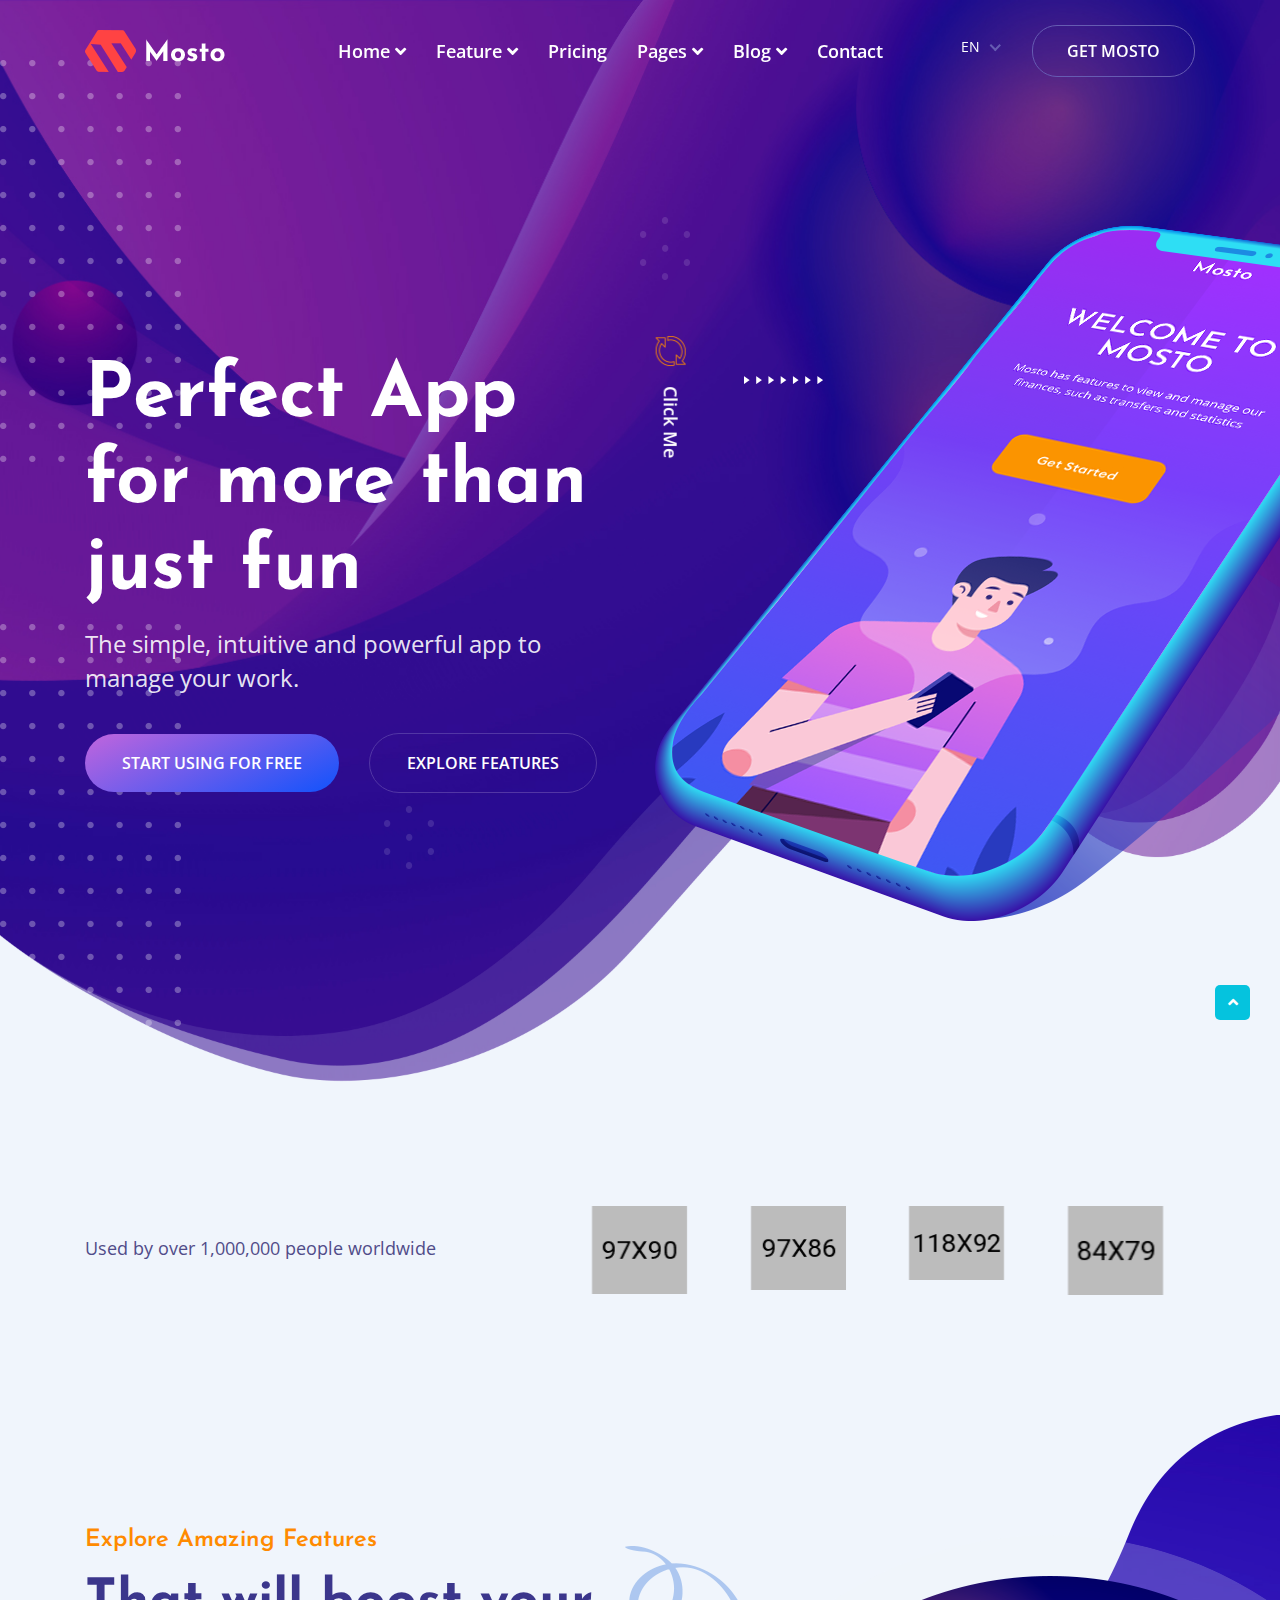
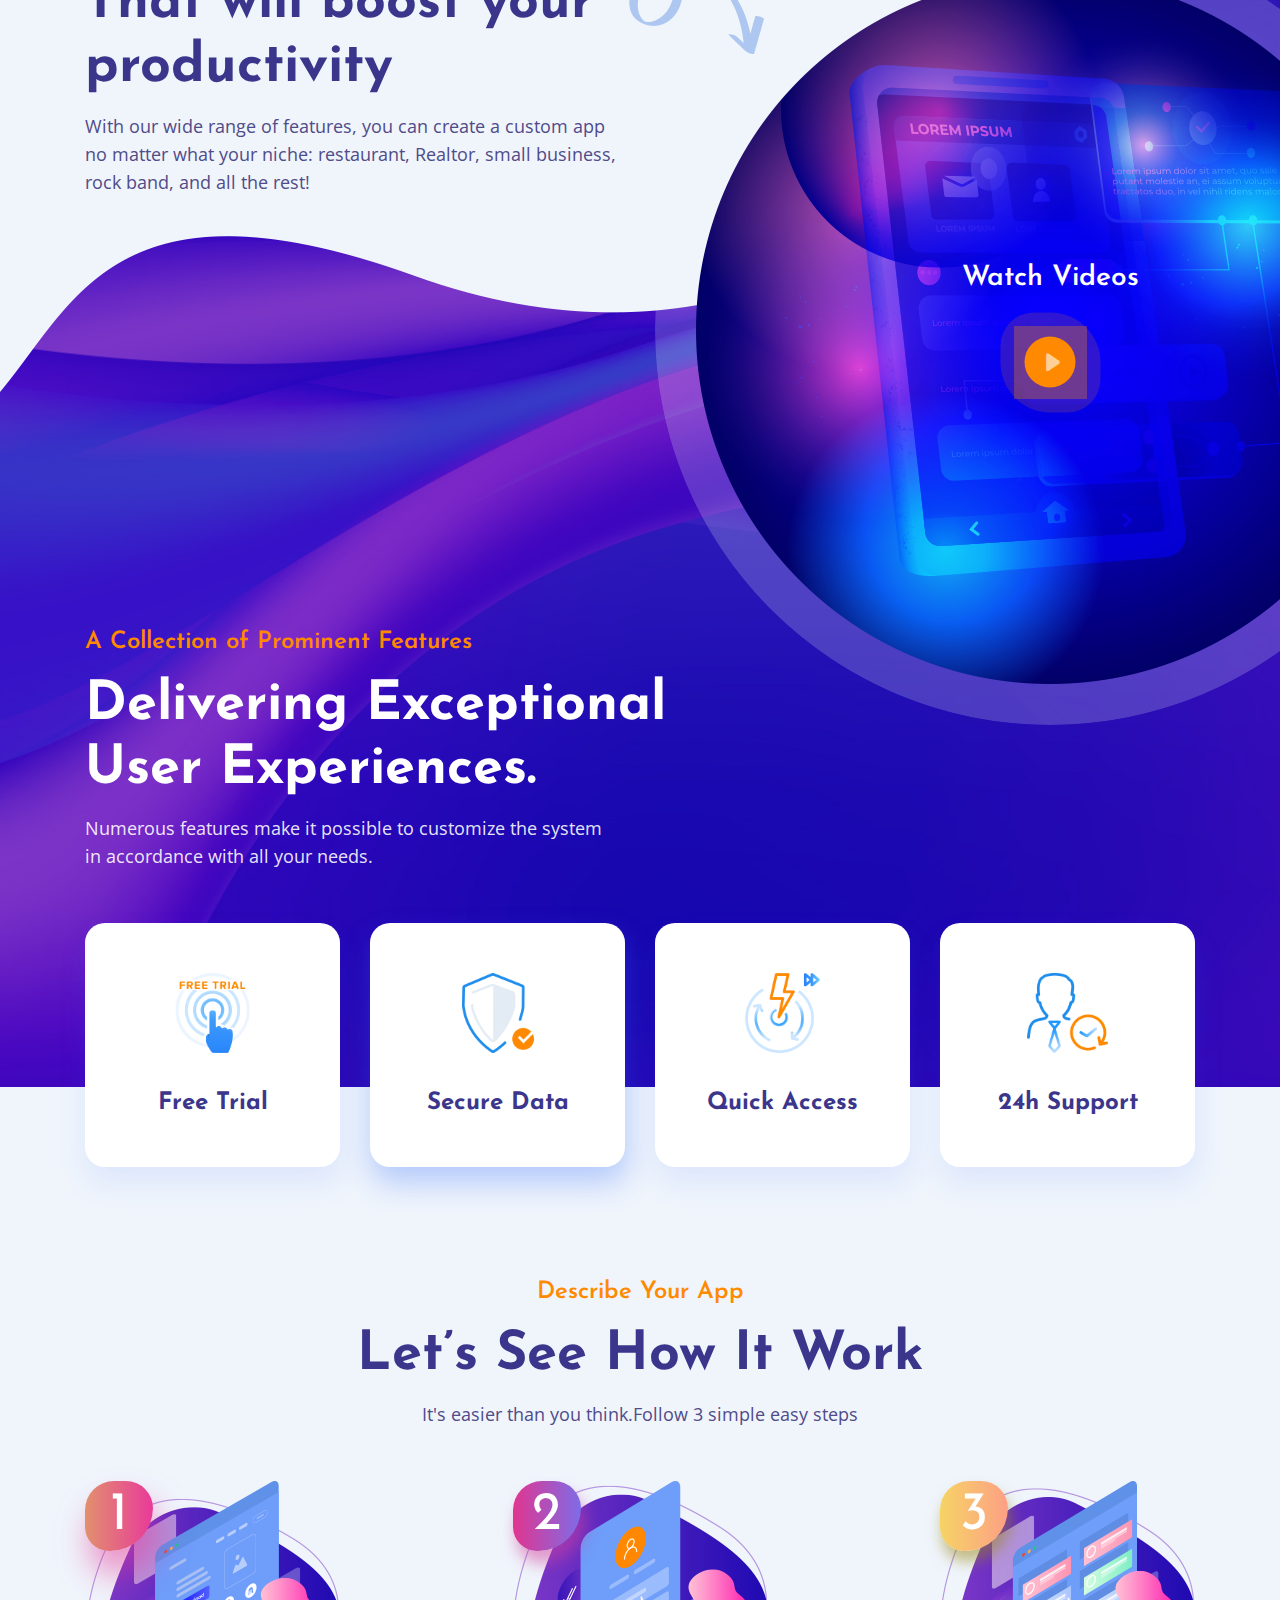
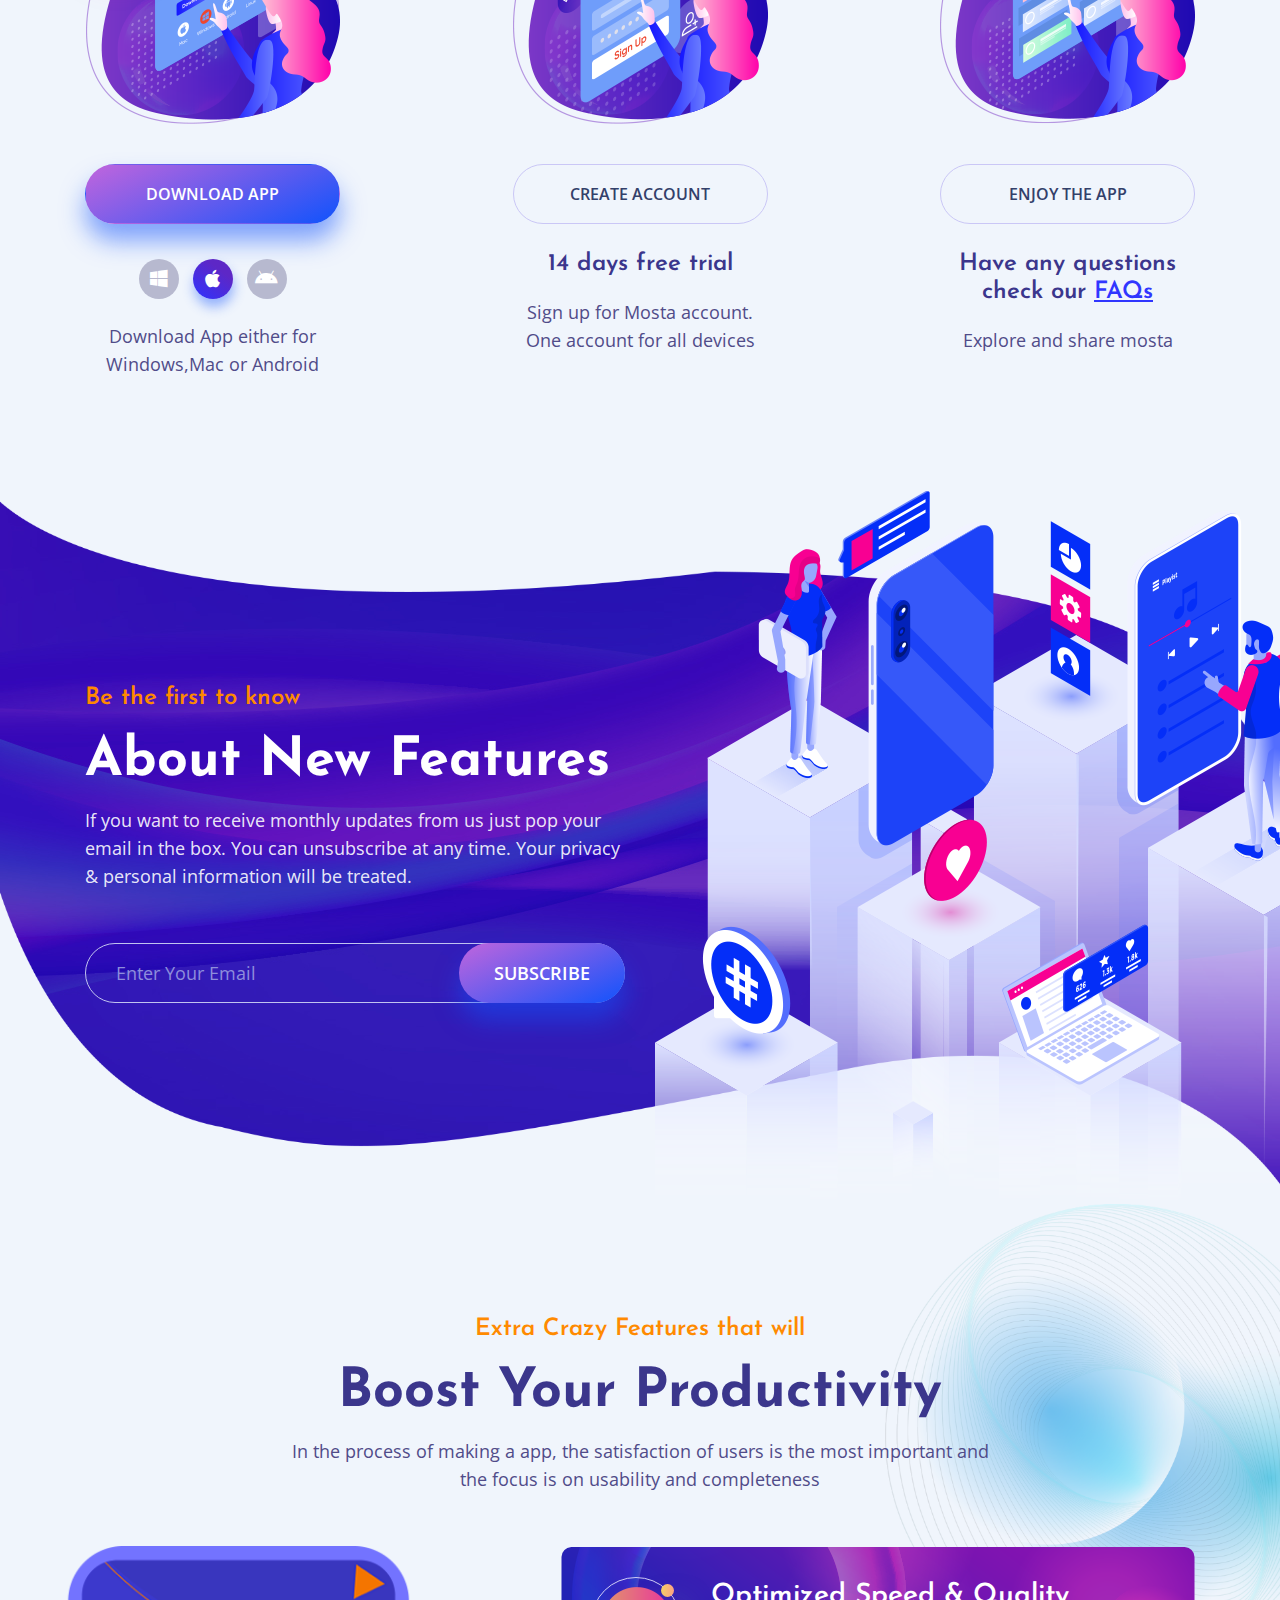
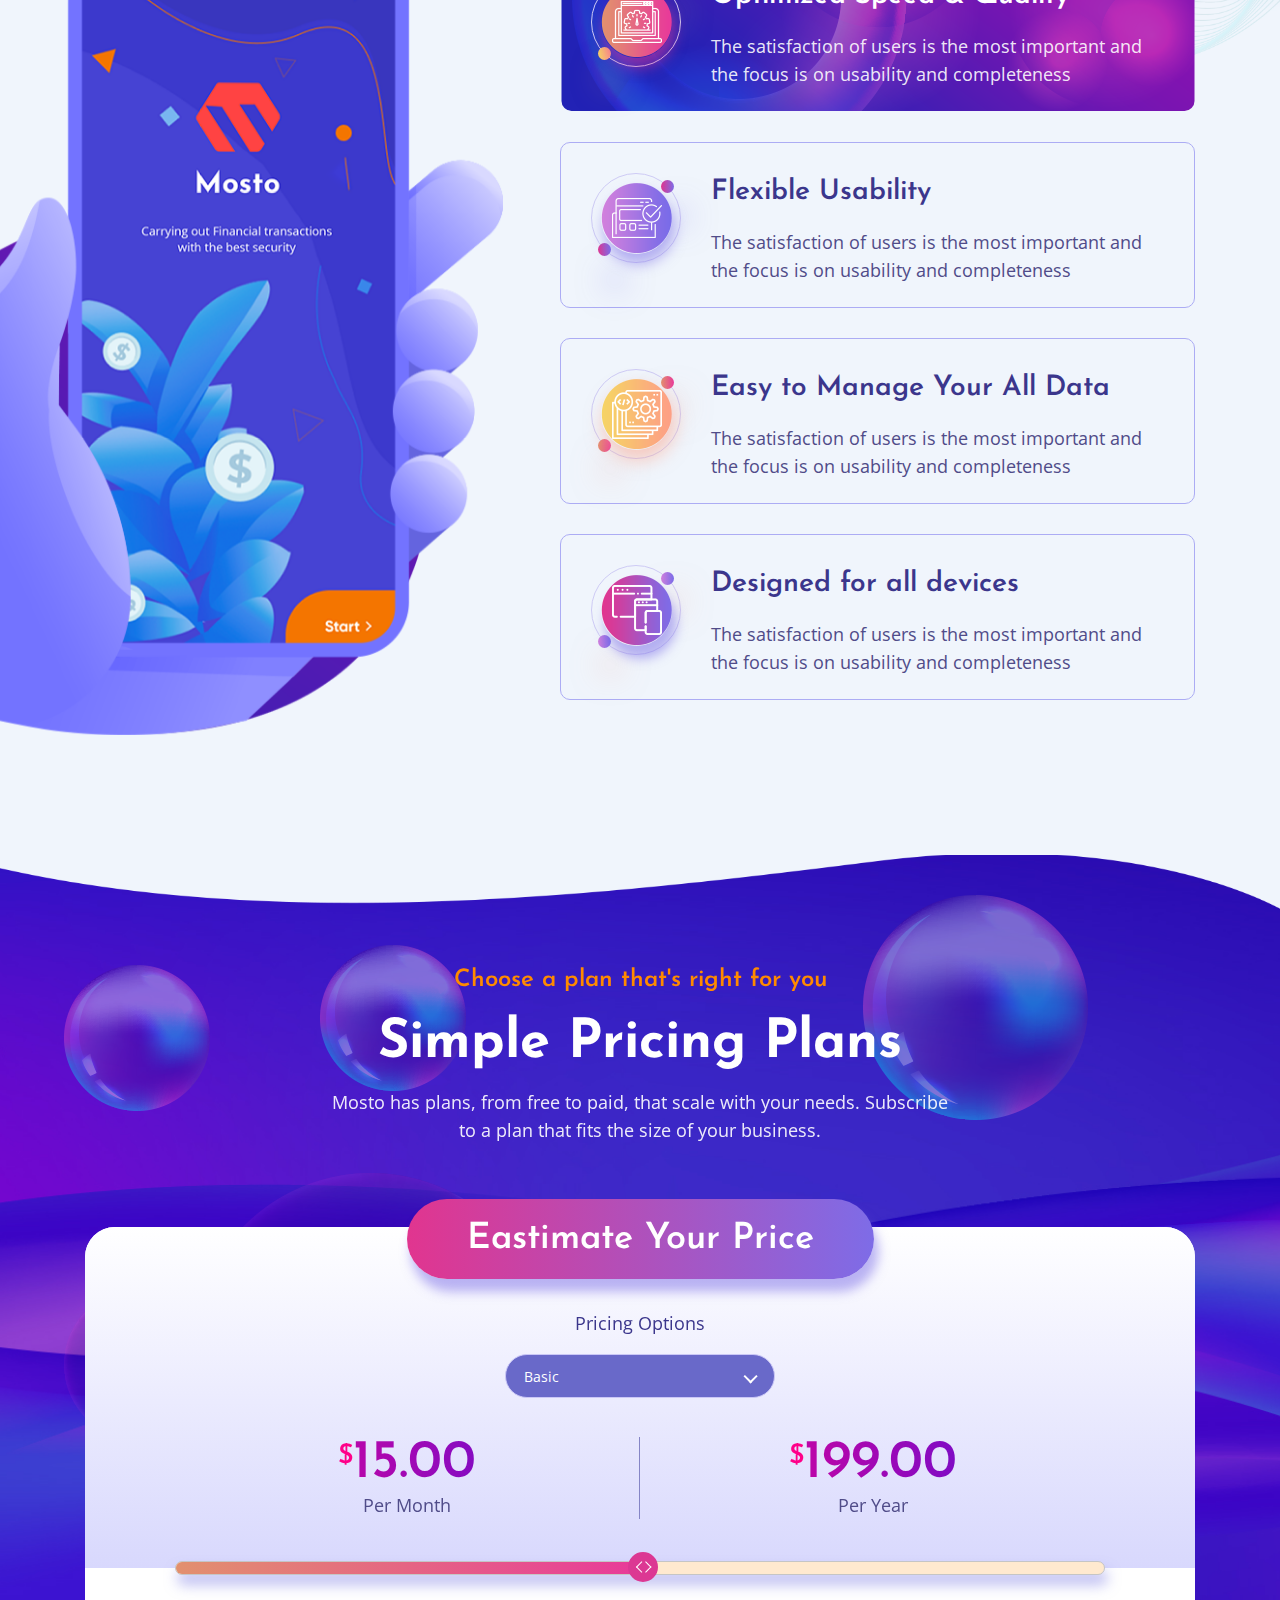
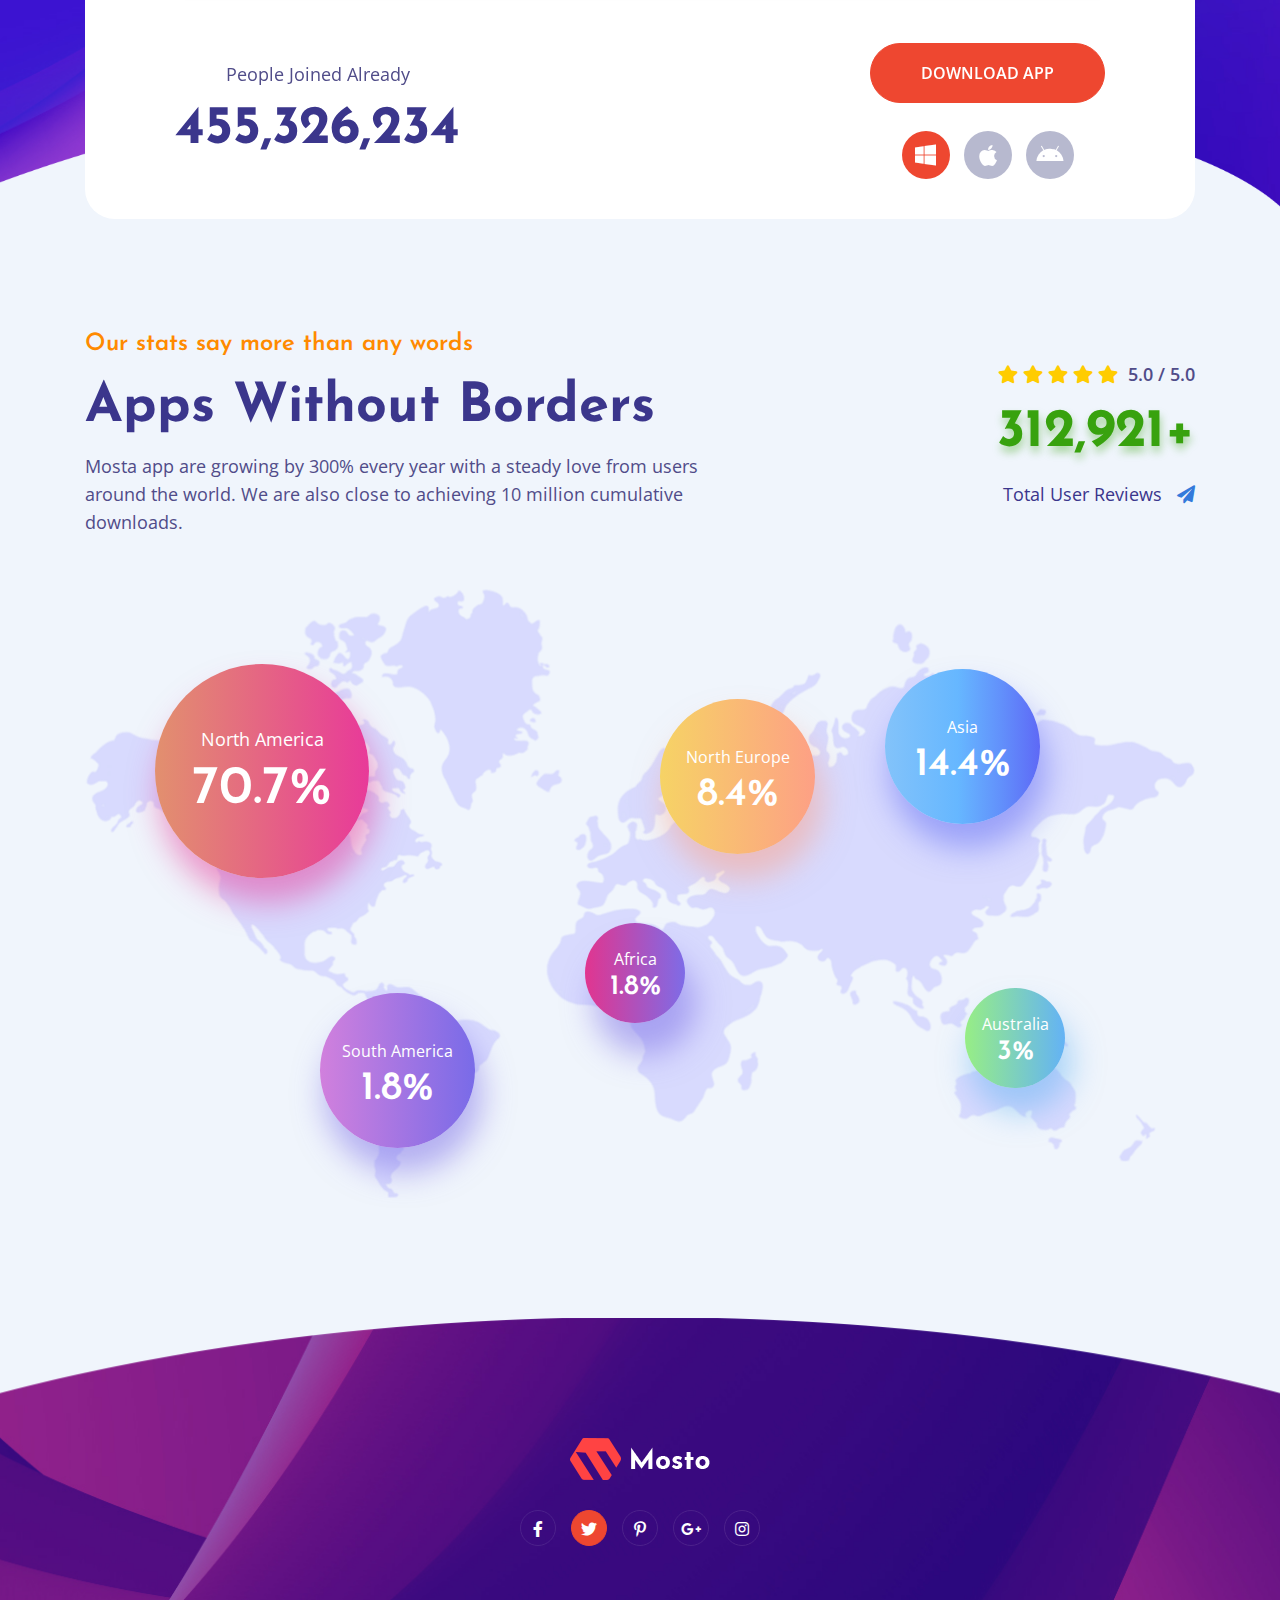
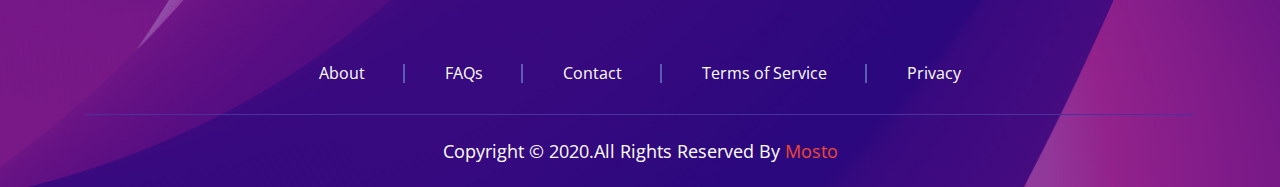
<file: index.html>
<!DOCTYPE html>
<html lang="en">

<head>
    <meta charset="UTF-8">
    <meta name="viewport" content="width=device-width, initial-scale=1.0">
    <meta http-equiv="X-UA-Compatible" content="ie=edge">

    <title>Mosto - Software and App Landing Pages HTML Template</title>

    <link rel="stylesheet" href="./assets/css/bootstrap.min.css">
    <link rel="stylesheet" href="./assets/css/all.min.css">
    <link rel="stylesheet" href="./assets/css/animate.css">
    <link rel="stylesheet" href="./assets/css/nice-select.css">
    <link rel="stylesheet" href="./assets/css/owl.min.css">
    <link rel="stylesheet" href="./assets/css/jquery-ui.min.css">
    <link rel="stylesheet" href="./assets/css/magnific-popup.css">
    <link rel="stylesheet" href="./assets/css/flaticon.css">
    <link rel="stylesheet" href="./assets/css/main.css">

    <link rel="shortcut icon" href="assets/images/favicon.png" type="image/x-icon">
</head>

<body>
    <!--============= ScrollToTop Section Starts Here =============-->
    <div class="preloader">
        <div class="preloader-inner">
            <div class="preloader-icon">
                <span></span>
                <span></span>
            </div>
        </div>
    </div>
    <a href="#0" class="scrollToTop"><i class="fas fa-angle-up"></i></a>
    <div class="overlay"></div>
    <!--============= ScrollToTop Section Ends Here =============-->


    <!--============= Header Section Starts Here =============-->
    <header class="header-section">
        <div class="container">
            <div class="header-wrapper">
                <div class="logo">
                    <a href="index.html">
                        <img src="./assets/images/logo/logo.png" alt="logo">
                    </a>
                </div>
                <ul class="menu">
                    <li>
                        <a href="#0">Home</a>
                        <ul class="submenu">
                            <li>
                                <a href="#0">Home Apps</a>
                                <ul class="submenu">
                                    <li>
                                        <a href="index.html">Mobile App 1</a>
                                    </li>
                                    <li>
                                        <a href="index-2.html">Mobile App 2</a>
                                    </li>
                                    <li>
                                        <a href="index-3.html">Mobile App 3</a>
                                    </li>
                                    <li>
                                        <a href="index-4.html">Mobile App 4</a>
                                    </li>
                                </ul>
                            </li>
                            <li>
                                <a href="#0">Home Messenger</a>
                                <ul class="submenu">
                                    <li>
                                        <a href="index-5.html">Messenger 1</a>
                                    </li>
                                    <li>
                                        <a href="index-6.html">Messenger 2</a>
                                    </li>
                                </ul>
                            </li>
                            <li>
                                <a href="#0">Home Web</a>
                                <ul class="submenu">
                                    <li>
                                        <a href="index-7.html">Web 1</a>
                                    </li>
                                    <li>
                                        <a href="index-8.html">Web 2</a>
                                    </li>
                                </ul>
                            </li>
                            <li>
                                <a href="#0">Home Dextop</a>
                                <ul class="submenu">
                                    <li>
                                        <a href="index-9.html">Dextop 1</a>
                                    </li>
                                    <li>
                                        <a href="index-10.html">Dextop 2</a>
                                    </li>
                                    <li>
                                        <a href="index-11.html">Dextop 3</a>
                                    </li>
                                </ul>
                            </li>
                            <li>
                                <a href="#0">Home Watchapp</a>
                                <ul class="submenu">
                                    <li>
                                        <a href="index-12.html">Watchapp 1</a>
                                    </li>
                                    <li>
                                        <a href="index-13.html">Watchapp 2</a>
                                    </li>
                                </ul>
                            </li>
                            <li>
                                <a href="#0">Home Hero Video</a>
                                <ul class="submenu">
                                    <li>
                                        <a href="index-14.html">Hero Video 1</a>
                                    </li>
                                    <li>
                                        <a href="index-15.html">Hero Video 2</a>
                                    </li>
                                </ul>
                            </li>
                        </ul>
                    </li>
                    <li>
                        <a href="#0">Feature</a>
                        <ul class="submenu">
                            <li>
                                <a href="feature.html">Feature 1</a>
                            </li>
                            <li>
                                <a href="feature-2.html">Feature 2</a>
                            </li>
                            <li>
                                <a href="feature-3.html">Feature 3</a>
                            </li>
                        </ul>
                    </li>
                    <li>
                        <a href="pricing-plan.html">Pricing</a>
                    </li>
                    <li>
                        <a href="#0">Pages</a>
                        <ul class="submenu">
                            <li>
                                <a href="about.html">about</a>
                            </li>
                            <li>
                                <a href="app-download.html">app download</a>
                            </li>
                            <li>
                                <a href="#0">Team</a>
                                <ul class="submenu">
                                    <li>
                                        <a href="team.html">Team</a>
                                    </li>
                                    <li>
                                        <a href="team-single.html">Team Single</a>
                                    </li>
                                </ul>
                            </li>
                            <li>
                                <a href="#0">Account</a>
                                <ul class="submenu">
                                    <li>
                                        <a href="sign-up.html">Sign Up</a>
                                    </li>
                                    <li>
                                        <a href="sign-in.html">Sign In</a>
                                    </li>
                                </ul>
                            </li>
                            <li>
                                <a href="faqs.html">FAQs</a>
                            </li>
                            <li>
                                <a href="partners.html">Partners</a>
                            </li>
                            <li>
                                <a href="privacy-policy.html">Privacy Policy</a>
                            </li>
                            <li>
                                <a href="coming-soon.html">Coming Soon</a>
                            </li>
                            <li>
                                <a href="change-password.html">Change Password</a>
                            </li>
                            <li>
                                <a href="reset-password.html">Password Reset</a>
                            </li>
                            <li>
                                <a href="reviews.html">review</a>
                            </li>
                            <li>
                                <a href="404.html">404</a>
                            </li>
                        </ul>
                    </li>
                    <li>
                        <a href="#0">Blog</a>
                        <ul class="submenu">
                            <li>
                                <a href="blog.html">blog style 1</a>
                            </li>
                            <li>
                                <a href="blog-type-two.html">blog style 1</a>
                            </li>
                            <li>
                                <a href="blog-single-1.html">blog Single 1</a>
                            </li>
                            <li>
                                <a href="blog-single-2.html">blog Single 2</a>
                            </li>
                        </ul>
                    </li>
                    <li>
                        <a href="contact.html">contact</a>
                    </li>
                    <li class="d-sm-none">
                        <a href="#0" class="m-0 header-button">Get Mosto</a>
                    </li>
                </ul>
                <div class="header-bar d-lg-none">
                    <span></span>
                    <span></span>
                    <span></span>
                </div>
                <div class="header-right">
                    <select class="select-bar">
                        <option value="en">En</option>
                        <option value="Bn">Bn</option>
                        <option value="pk">Pk</option>
                        <option value="Fr">Fr</option>
                    </select>
                    <a href="#0" class="header-button d-none d-sm-inline-block">Get Mosto</a>
                </div>
            </div>
        </div>
    </header>
    <!--============= Header Section Ends Here =============-->


    <!--============= Banner Section Starts Here =============-->
    <section class="banner-1 bg_img oh" data-background="./assets/images/banner/banner-bg-1.jpg">
        <div class="dot-1 d-none d-lg-block">
            <img src="./assets/images/banner/dot-big.png" alt="banner">
        </div>
        <div class="dot-2 d-none d-lg-block">
            <img src="./assets/images/banner/dot-big.png" alt="banner">
        </div>
        <div class="dot-3">
            <img src="./assets/images/banner/dot-sm.png" alt="banner">
        </div>
        <div class="dot-4">
            <img src="./assets/images/banner/dot-sm.png" alt="banner">
        </div>
        <div class="banner-1-shape d-none d-lg-block">
            <img src="./assets/css/img/banner1-shape.png" alt="css">
        </div>
        <div class="container">
            <div class="row align-items-center">
                <div class="col-lg-6">
                    <div class="banner-content-1 cl-white">
                        <h1 class="title">Perfect App for more than just fun</h1>
                        <p>
                            The simple, intuitive and powerful app to manage your work.
                        </p>
                        <div class="banner-button-group">
                            <a href="#0" class="button-4">Start Using for Free</a>
                            <a href="#0" class="button-4 active">Explore Features</a>
                        </div>
                    </div>
                </div>
                <div class="col-lg-5">
                    <div class="banner-1-slider-wrapper">
                        <div class="banner-1-slider owl-carousel owl-theme">
                            <div class="banner-thumb">
                                <img src="./assets/images/banner/banner1-1.png" alt="banner">
                            </div>
                            <div class="banner-thumb">
                                <img src="./assets/images/banner/banner1-2.png" alt="banner">
                            </div>
                            <div class="banner-thumb">
                                <img src="./assets/images/banner/banner1-3.png" alt="banner">
                            </div>
                            <div class="banner-thumb">
                                <img src="./assets/images/banner/banner1-1.png" alt="banner">
                            </div>
                            <div class="banner-thumb">
                                <img src="./assets/images/banner/banner1-2.png" alt="banner">
                            </div>
                            <div class="banner-thumb">
                                <img src="./assets/images/banner/banner1-3.png" alt="banner">
                            </div>
                        </div>
                        <div class="ban-click">
                            <div class="thumb">
                                <img src="./assets/images/banner/click.png" alt="banner">
                            </div>
                            <span class="cl-white">Click Me</span>
                        </div>
                        <div class="arrow">
                            <img src="./assets/images/banner/arrow.png" alt="banner">
                        </div>
                    </div>
                </div>
            </div>
        </div>
    </section>
    <!--============= Banner Section Ends Here =============-->
 

    <!--============= Sponsor Section Section Starts Here =============-->
    <div class="sponsor-section padding-bottom padding-top">
        <div class="container">
            <div class="row align-items-center">
                <div class="col-lg-5">
                    <div class="spon-cont">
                        <p>Used by over 1,000,000 people worldwide</p>
                    </div>
                </div>
                <div class="col-lg-7">
                    <div class="sponsor-slider owl-theme owl-carousel">
                        <div class="sponsor-thumb">
                            <img src="./assets/images/sponsor/sponsor1.png" alt="sponsor">
                        </div>
                        <div class="sponsor-thumb">
                            <img src="./assets/images/sponsor/sponsor2.png" alt="sponsor">
                        </div>
                        <div class="sponsor-thumb">
                            <img src="./assets/images/sponsor/sponsor3.png" alt="sponsor">
                        </div>
                        <div class="sponsor-thumb">
                            <img src="./assets/images/sponsor/sponsor4.png" alt="sponsor">
                        </div>
                    </div>
                </div>
            </div>
        </div>
    </div>
    <!--============= Sponsor Section Section Ends Here =============-->


    <!--============= Amazing Feature Section Starts Here =============-->
    <section class="amazing-feature-section pos-rel" id="feature">
        <div class="shape-container oh">
            <div class="bg_img feature-background" data-background="./assets/images/bg/amazing-feature-bg.jpg"></div>
            <div class="feature-top-shape d-none d-lg-block">
                <img src="./assets/css/img/feature-shape.png" alt="css">
            </div>
        </div>
        <div class="topper-feature oh padding-top">
            <div class="container">
                <div class="row">
                    <div class="col-lg-6">
                        <div class="section-header left-style mb-lg-0 white-lg-black pos-rel">
                            <h5 class="cate">Explore Amazing Features</h5>
                            <h2 class="title">That will boost your productivity</h2>
                            <p>With our wide range of features, you can create a custom app 
                            no matter what your niche: restaurant, Realtor, small business,
                            rock band, and all the rest!</p>
                            <div class="downarrow d-none d-lg-block">
                                <img src="./assets/images/feature/downarrow.png" alt="feature">
                            </div>
                        </div>
                    </div>
                    <div class="col-lg-6">
                        <a href="https://www.youtube.com/watch?v=GT6-H4BRyqQ" class="feature-video-area popup">
                            <div class="thumb">
                                <img src="./assets/images/feature/fature-video.png" alt="feature">
                            </div>
                            <div class="button-area">
                                <h4 class="title">
                                    Watch Videos
                                </h4>
                                <div class="video-button">
                                    <i class="flaticon-play"></i>
                                </div>
                            </div>
                        </a>
                    </div>
                </div>
            </div>
        </div>
        <div class="amazing-feature-bottom padding-top padding-bottom pb-lg-0 pt-lg-0">
            <div class="container">
                <div class="row">
                    <div class="col-lg-8 col-xl-7">
                        <div class="section-header left-style cl-white">
                            <h5 class="cate">A Collection of Prominent Features</h5>
                            <h2 class="title">Delivering Exceptional User Experiences.</h2>
                            <p>Numerous features make it possible to customize the system
                                in accordance with all your needs.</p>
                        </div>
                    </div>
                    <div class="col-12">
                        <div class="row justify-content-center mb-30-none">
                            <div class="col-sm-6 col-lg-3">
                                <div class="am-item">
                                    <div class="am-thumb">
                                        <img src="./assets/images/feature/am-fea1.png" alt="feature">
                                    </div>
                                    <div class="am-content">
                                        <h5 class="title">Free Trial</h5>
                                    </div>
                                </div>
                            </div>
                            <div class="col-sm-6 col-lg-3">
                                <div class="am-item active">
                                    <div class="am-thumb">
                                        <img src="./assets/images/feature/am-fea2.png" alt="feature">
                                    </div>
                                    <div class="am-content">
                                        <h5 class="title">Secure Data</h5>
                                    </div>
                                </div>
                            </div>
                            <div class="col-sm-6 col-lg-3">
                                <div class="am-item">
                                    <div class="am-thumb">
                                        <img src="./assets/images/feature/am-fea3.png" alt="feature">
                                    </div>
                                    <div class="am-content">
                                        <h5 class="title">Quick Access</h5>
                                    </div>
                                </div>
                            </div>
                            <div class="col-sm-6 col-lg-3">
                                <div class="am-item">
                                    <div class="am-thumb">
                                        <img src="./assets/images/feature/am-fea4.png" alt="feature">
                                    </div>
                                    <div class="am-content">
                                        <h5 class="title">24h Support</h5>
                                    </div>
                                </div>
                            </div>
                        </div>
                    </div>
                </div>
            </div>
        </div>
    </section>
    <!--============= Amazing Feature Section Ends Here =============-->


    <!--============= How Section Starts Here =============-->
    <section class="how-section padding-bottom padding-top" id="how">
        <div class="container">
            <div class="section-header">
                <h5 class="cate">Describe Your App</h5>
                <h2 class="title">Let’s See How It Work</h2>
                <p>It's easier than you think.Follow 3 simple easy steps</p>
            </div>
            <div class="row justify-content-xl-between justify-content-center mb-40-none">
                <div class="col-lg-4 col-sm-6 col-xl-3">
                    <div class="how-item">
                        <div class="how-thumb">
                            <img src="./assets/images/how/how1.png" alt="how">
                        </div>
                        <div class="how-content">
                            <a href="#0" class="button-3 active">Download App</a>
                            <ul class="download-options">
                                <li>
                                    <a href="#0"><i class="fab fa-windows"></i></a>
                                </li>
                                <li>
                                    <a href="#0" class="active"><i class="fab fa-apple"></i></a>
                                </li>
                                <li>
                                    <a href="#0"><i class="fab fa-android"></i></a>
                                </li>
                            </ul>
                            <p>Download App either for Windows,Mac or Android</p>
                        </div>
                    </div>
                </div>
                <div class="col-lg-4 col-sm-6 col-xl-3">
                    <div class="how-item">
                        <div class="how-thumb">
                            <img src="./assets/images/how/how2.png" alt="how">
                        </div>
                        <div class="how-content">
                            <a href="#0" class="button-3">Create Account</a>
                            <h5 class="title">14 days free trial</h5>
                            <p>Sign up for Mosta account. One account for all devices</p>
                        </div>
                    </div>
                </div>
                <div class="col-lg-4 col-sm-6 col-xl-3">
                    <div class="how-item">
                        <div class="how-thumb">
                            <img src="./assets/images/how/how3.png" alt="how">
                        </div>
                        <div class="how-content">
                            <a href="#0" class="button-3">Enjoy The App</a>
                            <h5 class="title">Have any questions
                                check our <a href="#0">FAQs</a></h5>
                            <p>Explore and share mosta</p>
                        </div>
                    </div>
                </div>
            </div>
        </div>
    </section>
    <!--============= How Section Ends Here =============-->


    <!--============= Newslater Section Starts Here =============-->
    <section class="newslater-section oh bg_img pos-rel" data-background="./assets/images/bg/newslater2.jpg">
        <div class="top-shape d-none d-lg-block">
            <img src="./assets/css/img/top-shape2.png" alt="css">
        </div>
        <div class="bottom-shape d-none d-lg-block">
            <img src="./assets/css/img/bottom-shape2.png" alt="css">
        </div>
        <div class="container">
            <div class="row align-items-center">
                <div class="col-lg-6">
                    <div class="newslater-area padding-bottom padding-top">
                        <div class="section-header left-style cl-white">
                            <h5 class="cate">Be the first to know</h5>
                            <h2 class="title">About New Features</h2>
                            <p>
                                If you want to receive monthly updates from us just pop your email in the box. You can unsubscribe at any time. Your privacy & personal information will be treated.
                            </p>
                        </div>
                        <form class="subscribe-form">
                            <input type="text" placeholder="Enter Your Email">
                            <button type="submit">subscribe</button>
                        </form>
                    </div>
                </div>
                <div class="col-lg-6 d-none d-lg-block">
                    <div class="subscribe-thumb-2">
                        <img src="./assets/images/newslater/newslater2.png" alt="newslater">
                    </div>
                </div>
            </div>
        </div>
    </section>
    <!--============= Newslater Section Ends Here =============-->
    

    <!--============= Feature Section Starts Here =============-->
    <section class="feature-section padding-top padding-bottom oh pos-rel">
        <div class="feature-shapes d-none d-lg-block">
            <img src="./assets/images/feature/feature-shape.png" alt="feature">
        </div>
        <div class="container">
            <div class="section-header mw-725">
                <h5 class="cate">Extra Crazy Features that will</h5>
                <h2 class="title">Boost Your Productivity </h2>
                <p>
                    In the process of making a app, the satisfaction of users is the most important and the focus is on usability and completeness
                </p>
            </div>
            <div class="row">
                <div class="col-lg-5 rtl">
                    <div class="feature--thumb pr-xl-4 ltr">
                        <div class="feat-slider owl-carousel owl-theme" data-slider-id="1">
                            <div class="main-thumb">
                                <img src="./assets/images/feature/pro-main2.png" alt="feature">
                            </div>
                            <div class="main-thumb">
                                <img src="./assets/images/feature/pro-main.png" alt="feature">
                            </div>
                            <div class="main-thumb">
                                <img src="./assets/images/feature/pro-main3.png" alt="feature">
                            </div>
                            <div class="main-thumb">
                                <img src="./assets/images/feature/pro-main4.png" alt="feature">
                            </div>
                        </div>
                    </div>
                </div>
                <div class="col-lg-7">
                    <div class="feature-wrapper mb-30-none owl-thumbs" data-slider-id="1">
                        <div class="feature-item">
                            <div class="feature-thumb">
                                <div class="thumb">
                                    <img src="./assets/images/feature/pro1.png" alt="feature">
                                </div>
                            </div>
                            <div class="feature-content">
                                <h4 class="title">Optimized Speed & Quality</h4>
                                <p>The satisfaction of users is the most important and the focus is on usability and completeness</p>
                            </div>
                        </div>
                        <div class="feature-item">
                            <div class="feature-thumb">
                                <div class="thumb">
                                    <img src="./assets/images/feature/pro2.png" alt="feature">
                                </div>
                            </div>
                            <div class="feature-content">
                                <h4 class="title">Flexible Usability</h4>
                                <p>The satisfaction of users is the most important and the focus is on usability and completeness</p>
                            </div>
                        </div>
                        <div class="feature-item">
                            <div class="feature-thumb">
                                <div class="thumb">
                                    <img src="./assets/images/feature/pro3.png" alt="feature">
                                </div>
                            </div>
                            <div class="feature-content">
                                <h4 class="title">Easy to Manage Your All Data</h4>
                                <p>The satisfaction of users is the most important and the focus is on usability and completeness</p>
                            </div>
                        </div>
                        <div class="feature-item">
                            <div class="feature-thumb">
                                <div class="thumb">
                                    <img src="./assets/images/feature/pro4.png" alt="feature">
                                </div>
                            </div>
                            <div class="feature-content">
                                <h4 class="title">Designed for all devices</h4>
                                <p>The satisfaction of users is the most important and the focus is on usability and completeness</p>
                            </div>
                        </div>
                    </div>
                </div>
            </div>
        </div>
    </section>
    <!--============= Feature Section Ends Here =============-->


    <!--============= Pricing Section Starts Here =============-->
    <section class="pricing-section padding-top oh padding-bottom pb-md-0 bg_img pos-rel" data-background="./assets/images/bg/pricing-bg.jpg" id="pricing">
        <div class="top-shape d-none d-md-block">
            <img src="./assets/css/img/top-shape.png" alt="css">
        </div>
        <div class="bottom-shape d-none d-md-block">
            <img src="./assets/css/img/bottom-shape.png" alt="css">
        </div>
        <div class="ball-2" data-paroller-factor="-0.30" data-paroller-factor-lg="0.60"
        data-paroller-type="foreground" data-paroller-direction="horizontal">
            <img src="./assets/images/balls/1.png" alt="balls">
        </div>
        <div class="ball-3" data-paroller-factor="0.30" data-paroller-factor-lg="-0.30"
        data-paroller-type="foreground" data-paroller-direction="horizontal">
            <img src="./assets/images/balls/2.png" alt="balls">
        </div>
        <div class="ball-4" data-paroller-factor="0.30" data-paroller-factor-lg="-0.30"
        data-paroller-type="foreground" data-paroller-direction="horizontal">
            <img src="./assets/images/balls/3.png" alt="balls">
        </div>
        <div class="ball-5" data-paroller-factor="0.30" data-paroller-factor-lg="-0.30"
        data-paroller-type="foreground" data-paroller-direction="vertical">
            <img src="./assets/images/balls/4.png" alt="balls">
        </div>
        <div class="ball-6" data-paroller-factor="-0.30" data-paroller-factor-lg="0.60"
        data-paroller-type="foreground" data-paroller-direction="horizontal">
            <img src="./assets/images/balls/5.png" alt="balls">
        </div>
        <div class="ball-7" data-paroller-factor="-0.30" data-paroller-factor-lg="0.60"
        data-paroller-type="foreground" data-paroller-direction="vertical">
            <img src="./assets/images/balls/6.png" alt="balls">
        </div>
        <div class="container">
            <div class="section-header pb-30 cl-white">
                <h5 class="cate">Choose a plan that's right for you</h5>
                <h2 class="title">Simple Pricing Plans</h2>
                <p>
                    Mosto has plans, from free to paid, that scale with your needs. Subscribe to a plan that fits the size of your business.
                </p>
            </div>
            <div class="range-wrapper-2">
                <div class="pricing-range">
                    <div class="pricing-range-top pt-0">
                        <div class="tags-area">
                            <h3 class="tags">Eastimate Your Price</h3>
                        </div>
                        <div class="pricing-header">
                            <span class="cate">Pricing Options</span>
                            <div class="select-container">    
                                <select class="select-bar">
                                    <option value="basic">Basic</option>
                                    <option value="standard">Standard</option>
                                    <option value="premium">Premium</option>
                                    <option value="pro">Premium Pro</option>
                                </select>
                            </div>
                        </div>
                        <div class="amount-area">
                            <div class="item">
                                <h2 class="title"><sup>$</sup>15.00</h2>
                                <span class="info">Per Month</span>
                            </div>
                            <div class="item">
                                <h2 class="title"><sup>$</sup>199.00</h2>
                                <span class="info">Per Year</span>
                            </div>
                        </div>
                        <div class="invest-range-area">
                            <div class="invest-amount" data-min="1.00 USD" data-max="1000 USD">
                                <div id="usd-range" class="invest-range-slider"></div>
                            </div>
                        </div>
                    </div>
                    <div class="pricing-range-bottom">
                        <div class="left">
                            <span class="cate">People Joined Already</span>
                            <h2 class="title">455,326,234</h2>
                        </div>
                        <div class="right">
                            <a href="#0" class="custom-button">Download App</a>
                            <ul class="download-options">
                                <li>
                                    <a href="#0" class="active"><i class="fab fa-windows"></i></a>
                                </li>
                                <li>
                                    <a href="#0"><i class="fab fa-apple"></i></a>
                                </li>
                                <li>
                                    <a href="#0"><i class="fab fa-android"></i></a>
                                </li>
                            </ul>
                        </div>
                    </div>
                </div>
            </div>
        </div>
    </section>
    <!--============= Pricing Section Ends Here =============-->


    <!--============= Coverage Section Starts Here =============-->
    <section class="coverage-section padding-top padding-bottom" id="coverage">
        <div class="container">
            <div class="row align-items-center">
                <div class="col-lg-7">
                    <div class="section-header left-style coverage-header">
                        <h5 class="cate">Our stats say more than any words</h5>
                        <h2 class="title">Apps Without Borders</h2>
                        <p>
                            Mosta app are growing by 300% every year with a steady love from users around the world. We are also close to achieving 10 million cumulative downloads.
                        </p>
                    </div>
                </div>
                <div class="col-lg-5">
                    <div class="coverage-right-area text-lg-right">
                        <div class="rating-area">
                            <div class="ratings">
                                <span><i class="fas fa-star"></i></span>
                                <span><i class="fas fa-star"></i></span>
                                <span><i class="fas fa-star"></i></span>
                                <span><i class="fas fa-star"></i></span>
                                <span><i class="fas fa-star"></i></span>
                            </div>
                            <span class="average">5.0 / 5.0</span>
                        </div>
                        <h2 class="amount">312,921+</h2>
                        <a href="#0">Total User Reviews <i class="fas fa-paper-plane"></i></a>
                    </div>
                </div>
            </div>
            <div class="coverage-wrapper bg_img" data-background="./assets/images/bg/world-map.png">
                <div class="border-item-1">
                    <span class="name">North America</span>
                    <h2 class="title">70.7%</h2>
                </div>
                <div class="border-item-2">
                    <span class="name">Asia</span>
                    <h2 class="title">14.4%</h2>
                </div>
                <div class="border-item-3">
                    <span class="name">North Europe</span>
                    <h2 class="title">8.4%</h2>
                </div>
                <div class="border-item-4">
                    <span class="name">South America</span>
                    <h2 class="title">1.8%</h2>
                </div>
                <div class="border-item-5">
                    <span class="name">Africa</span>
                    <h2 class="title">1.8%</h2>
                </div>
                <div class="border-item-6">
                    <span class="name">Australia</span>
                    <h2 class="title">3%</h2>
                </div>
            </div>
        </div>
    </section>
    <!--============= Coverage Section Ends Here =============-->


    <!--============= Footer Section Starts Here =============-->
    <footer class="footer-section bg_img" data-background="./assets/images/footer/footer-bg.jpg">
        <div class="container">
            <div class="footer-top padding-top padding-bottom">
                <div class="logo">
                    <a href="#0">
                        <img src="./assets/images/logo/footer-logo.png" alt="logo">
                    </a>
                </div>
                <ul class="social-icons">
                    <li>
                        <a href="#0"><i class="fab fa-facebook-f"></i></a>
                    </li>
                    <li>
                        <a href="#0" class="active"><i class="fab fa-twitter"></i></a>
                    </li>
                    <li>
                        <a href="#0"><i class="fab fa-pinterest-p"></i></a>
                    </li>
                    <li>
                        <a href="#0"><i class="fab fa-google-plus-g"></i></a>
                    </li>
                    <li>
                        <a href="#0"><i class="fab fa-instagram"></i></a>
                    </li>
                </ul>
            </div>
            <div class="footer-bottom">
                <ul class="footer-link">
                    <li>
                        <a href="#0">About</a>
                    </li>
                    <li>
                        <a href="#0">FAQs</a>
                    </li>
                    <li>
                        <a href="#0">Contact</a>
                    </li>
                    <li>
                        <a href="#0">Terms of Service</a>
                    </li>
                    <li>
                        <a href="#0">Privacy</a>
                    </li>
                </ul>
            </div>
            <div class="copyright">
                <p>
                    Copyright © 2020.All Rights Reserved By <a href="#0">Mosto</a>
                </p>
            </div>
        </div>
    </footer>
    <!--============= Footer Section Ends Here =============-->

    <script src="./assets/js/jquery-3.3.1.min.js"></script>
    <script src="./assets/js/modernizr-3.6.0.min.js"></script>
    <script src="./assets/js/plugins.js"></script>
    <script src="./assets/js/bootstrap.min.js"></script>
    <script src="./assets/js/magnific-popup.min.js"></script>
    <script src="./assets/js/jquery-ui.min.js"></script>
    <script src="./assets/js/wow.min.js"></script>
    <script src="./assets/js/waypoints.js"></script>
    <script src="./assets/js/nice-select.js"></script>
    <script src="./assets/js/owl.min.js"></script>
    <script src="./assets/js/counterup.min.js"></script>
    <script src="./assets/js/paroller.js"></script>
    <script src="./assets/js/main.js"></script>
</body>

</html>
</file>
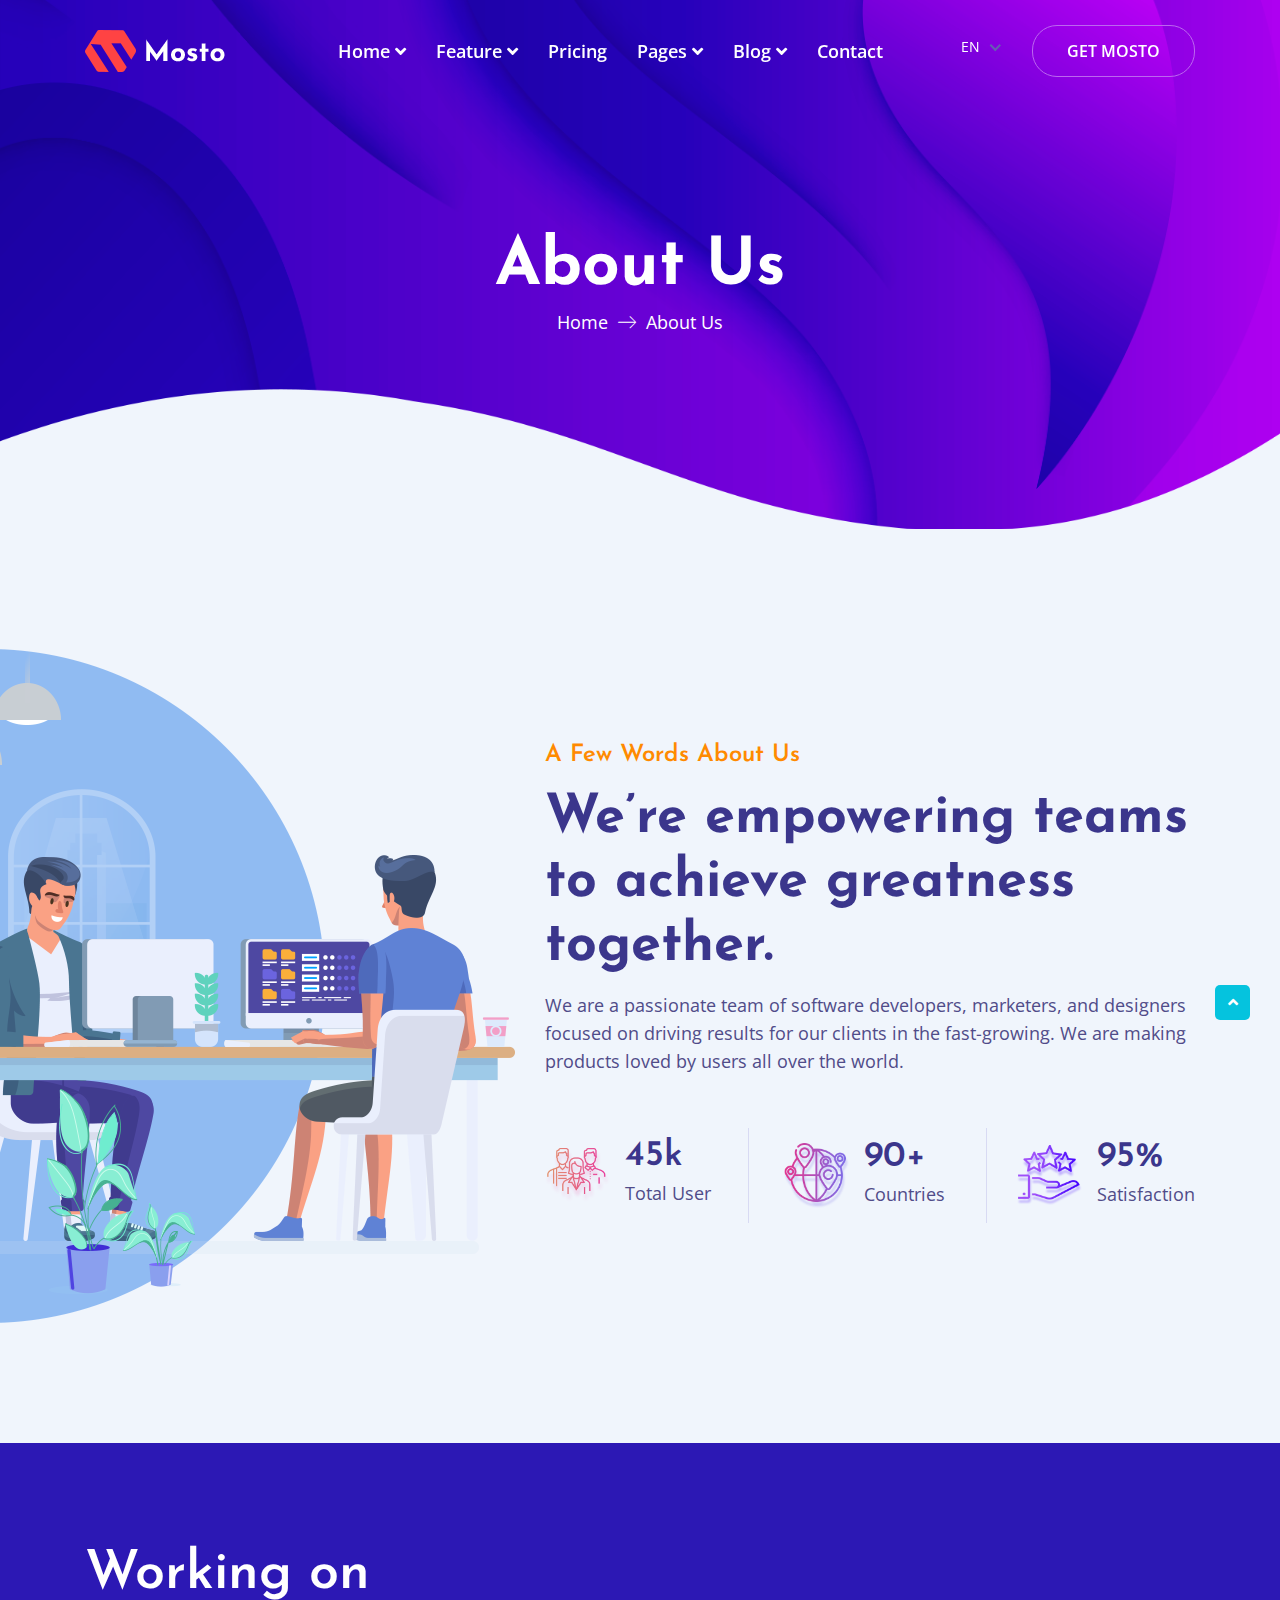
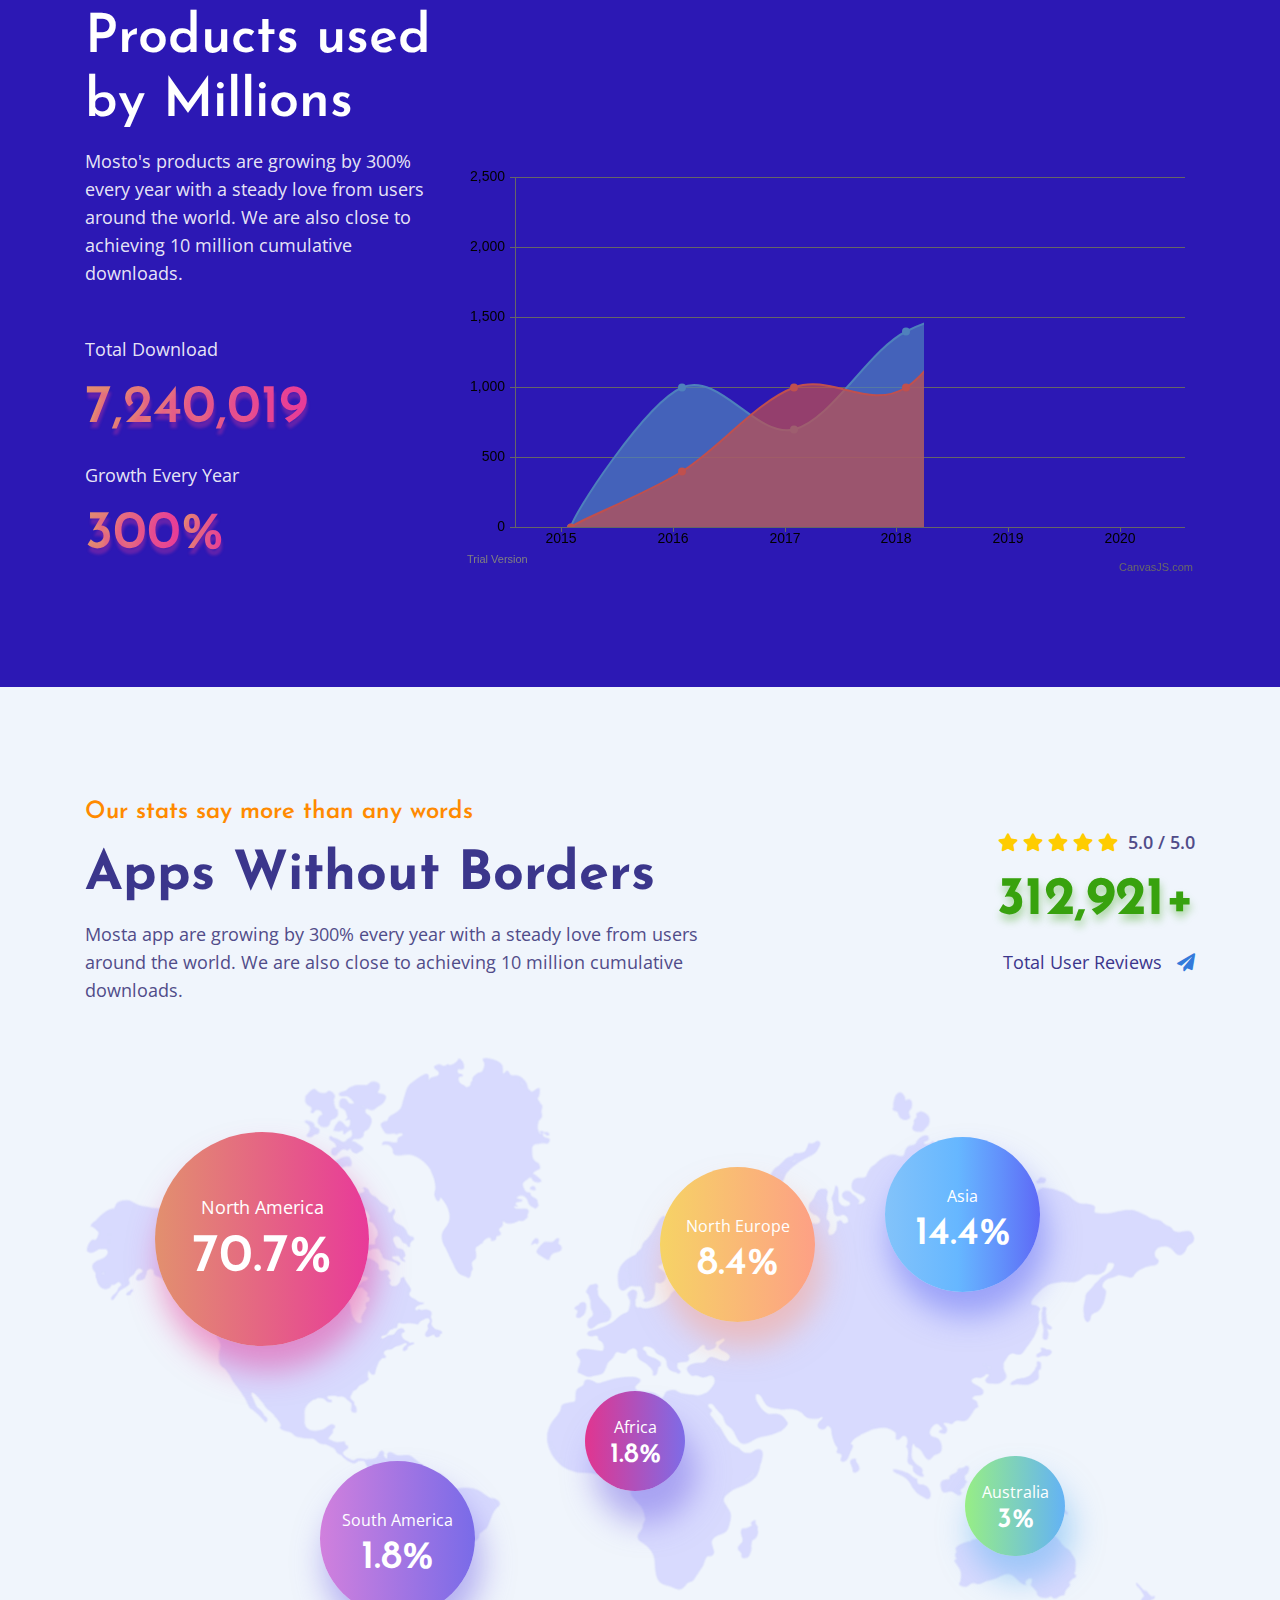
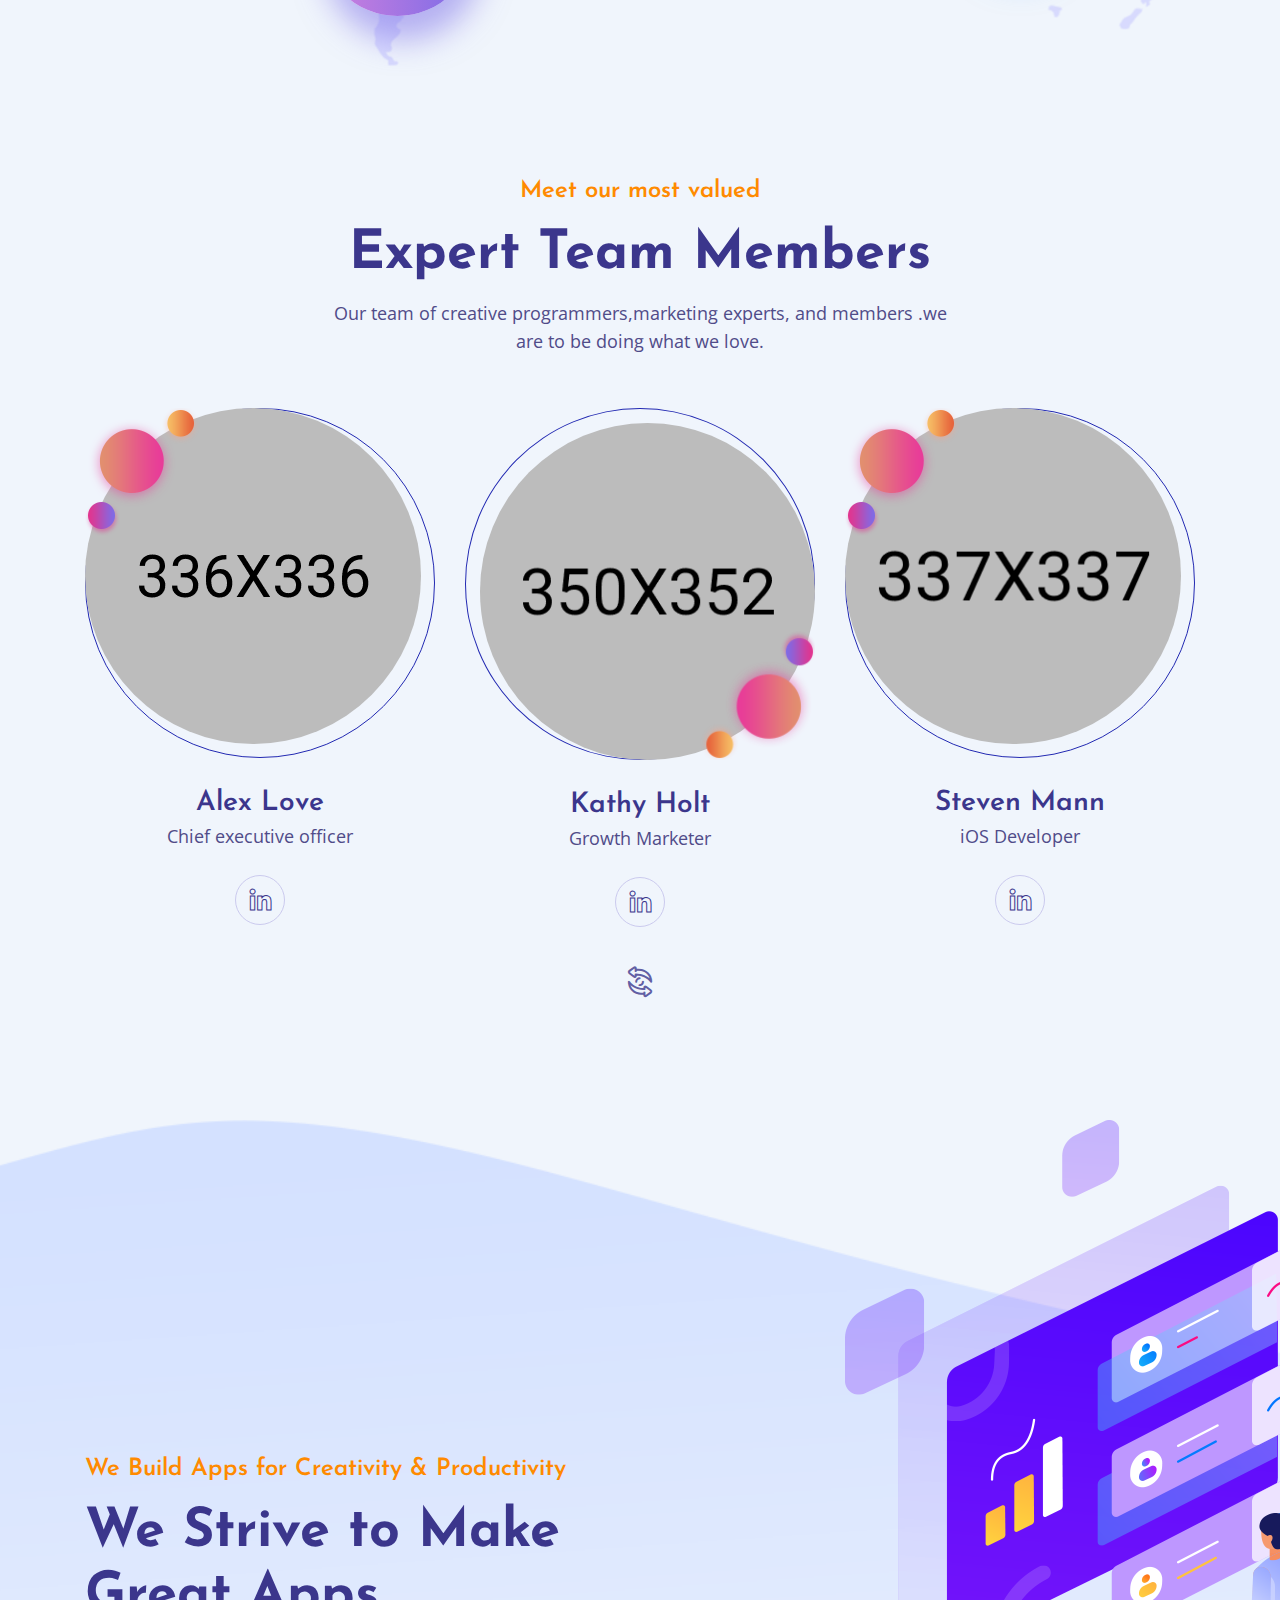
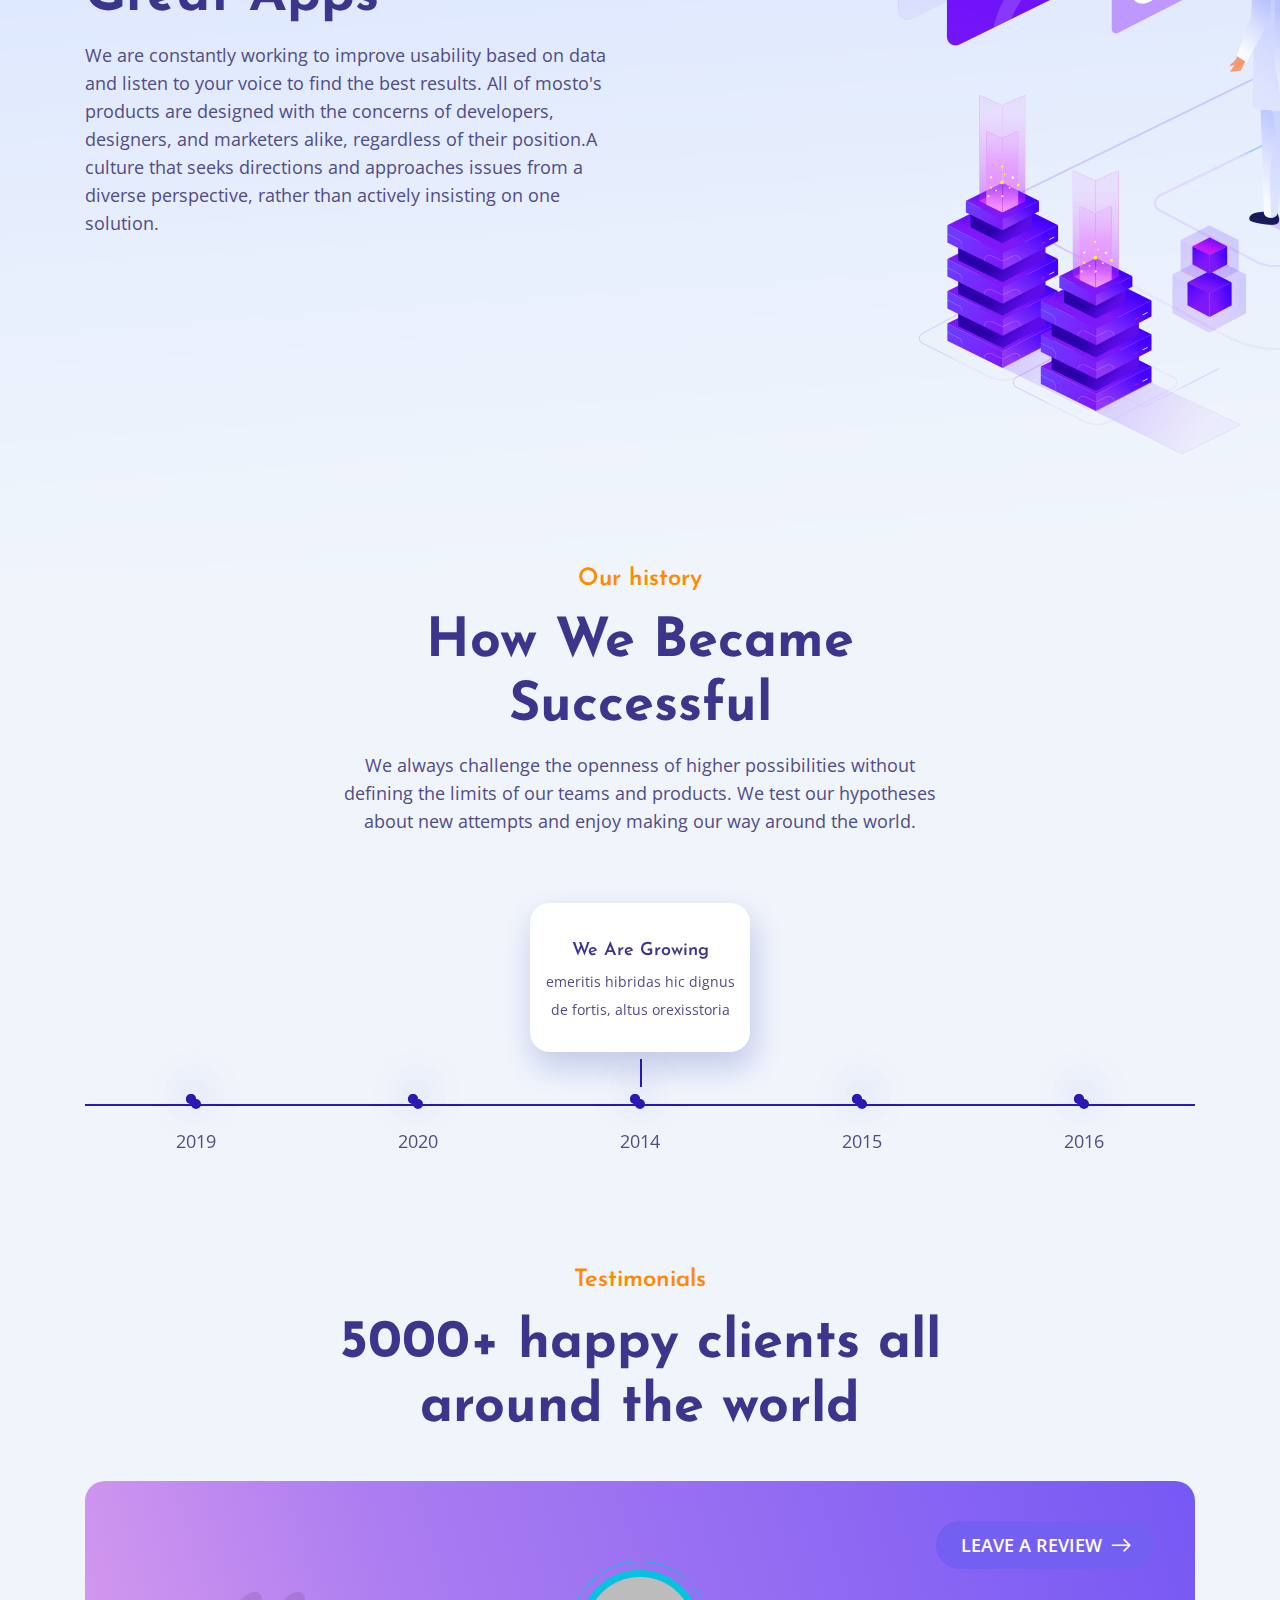
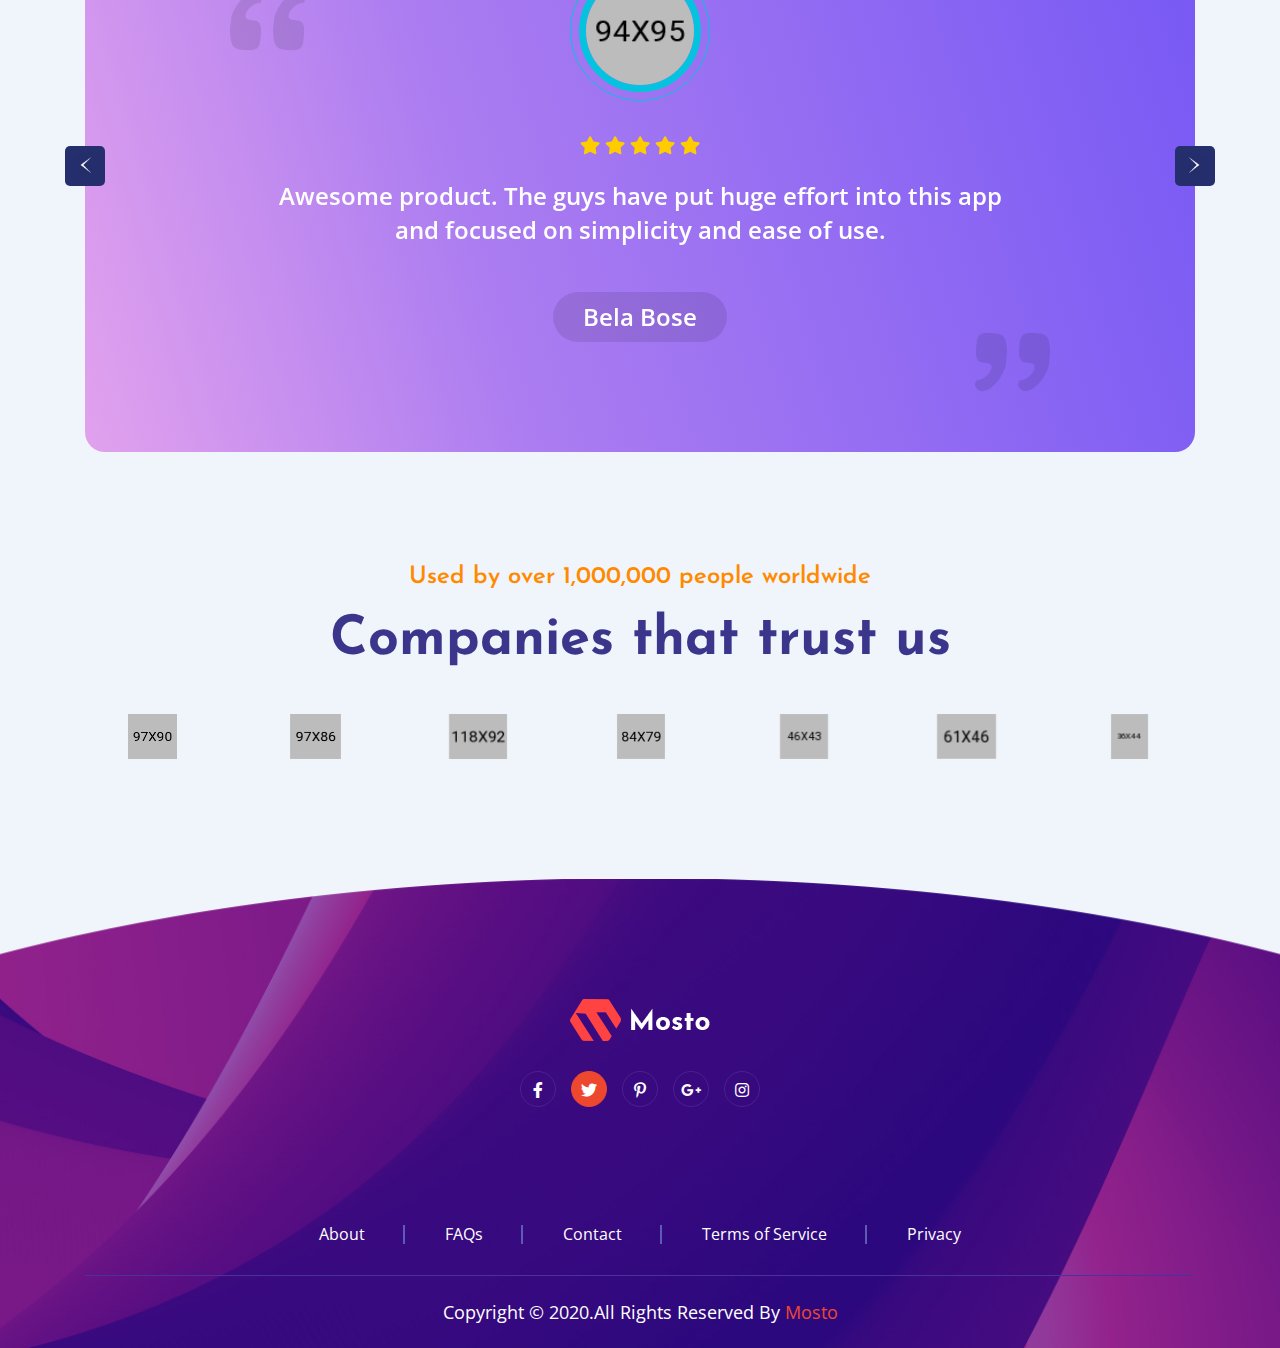
<file: about.html>
<!DOCTYPE html>
<html lang="en">

<head>
    <meta charset="UTF-8">
    <meta name="viewport" content="width=device-width, initial-scale=1.0">
    <meta http-equiv="X-UA-Compatible" content="ie=edge">

    <title>Mosto - Software and App Landing Pages HTML Template</title>

    <link rel="stylesheet" href="./assets/css/bootstrap.min.css">
    <link rel="stylesheet" href="./assets/css/all.min.css">
    <link rel="stylesheet" href="./assets/css/animate.css">
    <link rel="stylesheet" href="./assets/css/nice-select.css">
    <link rel="stylesheet" href="./assets/css/owl.min.css">
    <link rel="stylesheet" href="./assets/css/jquery-ui.min.css">
    <link rel="stylesheet" href="./assets/css/magnific-popup.css">
    <link rel="stylesheet" href="./assets/css/flaticon.css">
    <link rel="stylesheet" href="./assets/css/main.css">

    <link rel="shortcut icon" href="assets/images/favicon.png" type="image/x-icon">
    
  
</head>

<body>
    <!--============= ScrollToTop Section Starts Here =============-->
    <div class="preloader">
        <div class="preloader-inner">
            <div class="preloader-icon">
                <span></span>
                <span></span>
            </div>
        </div>
    </div>
    <a href="#0" class="scrollToTop"><i class="fas fa-angle-up"></i></a>
    <div class="overlay"></div>
    <!--============= ScrollToTop Section Ends Here =============-->


    <!--============= Header Section Starts Here =============-->
    <header class="header-section inner-header">
        <div class="container">
            <div class="header-wrapper">
                <div class="logo">
                    <a href="index.html">
                        <img src="./assets/images/logo/logo.png" alt="logo">
                    </a>
                </div>
                <ul class="menu">
                    <li>
                        <a href="#0">Home</a>
                        <ul class="submenu">
                            <li>
                                <a href="#0">Home Apps</a>
                                <ul class="submenu">
                                    <li>
                                        <a href="index.html">Mobile App 1</a>
                                    </li>
                                    <li>
                                        <a href="index-2.html">Mobile App 2</a>
                                    </li>
                                    <li>
                                        <a href="index-3.html">Mobile App 3</a>
                                    </li>
                                    <li>
                                        <a href="index-4.html">Mobile App 4</a>
                                    </li>
                                </ul>
                            </li>
                            <li>
                                <a href="#0">Home Messenger</a>
                                <ul class="submenu">
                                    <li>
                                        <a href="index-5.html">Messenger 1</a>
                                    </li>
                                    <li>
                                        <a href="index-6.html">Messenger 2</a>
                                    </li>
                                </ul>
                            </li>
                            <li>
                                <a href="#0">Home Web</a>
                                <ul class="submenu">
                                    <li>
                                        <a href="index-7.html">Web 1</a>
                                    </li>
                                    <li>
                                        <a href="index-8.html">Web 2</a>
                                    </li>
                                </ul>
                            </li>
                            <li>
                                <a href="#0">Home Dextop</a>
                                <ul class="submenu">
                                    <li>
                                        <a href="index-9.html">Dextop 1</a>
                                    </li>
                                    <li>
                                        <a href="index-10.html">Dextop 2</a>
                                    </li>
                                    <li>
                                        <a href="index-11.html">Dextop 3</a>
                                    </li>
                                </ul>
                            </li>
                            <li>
                                <a href="#0">Home Watchapp</a>
                                <ul class="submenu">
                                    <li>
                                        <a href="index-12.html">Watchapp 1</a>
                                    </li>
                                    <li>
                                        <a href="index-13.html">Watchapp 2</a>
                                    </li>
                                </ul>
                            </li>
                            <li>
                                <a href="#0">Home Hero Video</a>
                                <ul class="submenu">
                                    <li>
                                        <a href="index-14.html">Hero Video 1</a>
                                    </li>
                                    <li>
                                        <a href="index-15.html">Hero Video 2</a>
                                    </li>
                                </ul>
                            </li>
                        </ul>
                    </li>
                    <li>
                        <a href="#0">Feature</a>
                        <ul class="submenu">
                            <li>
                                <a href="feature.html">Feature 1</a>
                            </li>
                            <li>
                                <a href="feature-2.html">Feature 2</a>
                            </li>
                            <li>
                                <a href="feature-3.html">Feature 3</a>
                            </li>
                        </ul>
                    </li>
                    <li>
                        <a href="pricing-plan.html">Pricing</a>
                    </li>
                    <li>
                        <a href="#0">Pages</a>
                        <ul class="submenu">
                            <li>
                                <a href="about.html">about</a>
                            </li>
                            <li>
                                <a href="app-download.html">app download</a>
                            </li>
                            <li>
                                <a href="#0">Team</a>
                                <ul class="submenu">
                                    <li>
                                        <a href="team.html">Team</a>
                                    </li>
                                    <li>
                                        <a href="team-single.html">Team Single</a>
                                    </li>
                                </ul>
                            </li>
                            <li>
                                <a href="#0">Account</a>
                                <ul class="submenu">
                                    <li>
                                        <a href="sign-up.html">Sign Up</a>
                                    </li>
                                    <li>
                                        <a href="sign-in.html">Sign In</a>
                                    </li>
                                </ul>
                            </li>
                            <li>
                                <a href="faqs.html">FAQs</a>
                            </li>
                            <li>
                                <a href="partners.html">Partners</a>
                            </li>
                            <li>
                                <a href="privacy-policy.html">Privacy Policy</a>
                            </li>
                            <li>
                                <a href="coming-soon.html">Coming Soon</a>
                            </li>
                            <li>
                                <a href="change-password.html">Change Password</a>
                            </li>
                            <li>
                                <a href="reset-password.html">Password Reset</a>
                            </li>
                            <li>
                                <a href="reviews.html">review</a>
                            </li>
                            <li>
                                <a href="404.html">404</a>
                            </li>
                        </ul>
                    </li>
                    <li>
                        <a href="#0">Blog</a>
                        <ul class="submenu">
                            <li>
                                <a href="blog.html">blog style 1</a>
                            </li>
                            <li>
                                <a href="blog-type-two.html">blog style 1</a>
                            </li>
                            <li>
                                <a href="blog-single-1.html">blog Single 1</a>
                            </li>
                            <li>
                                <a href="blog-single-2.html">blog Single 2</a>
                            </li>
                        </ul>
                    </li>
                    <li>
                        <a href="contact.html">contact</a>
                    </li>
                    <li class="d-sm-none">
                        <a href="#0" class="m-0 header-button">Get Mosto</a>
                    </li>
                </ul>
                <div class="header-bar d-lg-none">
                    <span></span>
                    <span></span>
                    <span></span>
                </div>
                <div class="header-right">
                    <select class="select-bar">
                        <option value="en">En</option>
                        <option value="Bn">Bn</option>
                        <option value="pk">Pk</option>
                        <option value="Fr">Fr</option>
                    </select>
                    <a href="#0" class="header-button d-none d-sm-inline-block">Get Mosto</a>
                </div>
            </div>
        </div>
    </header>
    <!--============= Header Section Ends Here =============-->


    <!--============= Header Section Ends Here =============-->
    <section class="page-header bg_img" data-background="./assets/images/page-header.png">
        <div class="bottom-shape d-none d-md-block">
            <img src="./assets/css/img/page-header.png" alt="css">
        </div>
        <div class="container">
            <div class="page-header-content cl-white">
                <h2 class="title">About Us</h2>
                <ul class="breadcrumb">
                    <li>
                        <a href="index.html">Home</a>
                    </li>
                    <li>
                        About Us
                    </li>
                </ul>
            </div>
        </div>
    </section>
    <!--============= Header Section Ends Here =============-->


    <!--============= About Section Starts Here =============-->
    <section class="about-section padding-top padding-bottom oh">
        <div class="container">
            <div class="row align-items-center">
                <div class="col-xl-5">
                    <div class="about-thumb rtl pr-xl-15">
                        <img src="./assets/images/about/about.png" alt="about">
                    </div>
                </div>
                <div class="col-xl-7 pl-xl-0">
                    <div class="about-content">
                        <div class="section-header left-style">
                            <h5 class="cate">A Few Words About Us</h5>
                            <h2 class="title">We’re empowering teams to achieve greatness together.</h2>
                            <p>We are a passionate team of software developers, marketers, and 
                                designers focused on driving results for our clients in the fast-growing.
                                We are making products loved by users all over the world. </p>
                        </div>
                        <div class="counter-area-5">
                            <div class="counter-item-5">
                                <div class="counter-thumb">
                                    <img src="./assets/images/counter/counter1.png" alt="counter">
                                </div>
                                <div class="counter-content">
                                    <h3 class="title"><span class="counter">45</span><span>k</span></h3>
                                    <p>Total User</p>
                                </div>
                            </div>
                            <div class="counter-item-5">
                                <div class="counter-thumb">
                                    <img src="./assets/images/counter/counter2.png" alt="counter">
                                </div>
                                <div class="counter-content">
                                    <h3 class="title"><span class="counter">90</span><span>+</span></h3>
                                    <p>Countries</p>
                                </div>
                            </div>
                            <div class="counter-item-5">
                                <div class="counter-thumb">
                                    <img src="./assets/images/counter/counter3.png" alt="counter">
                                </div>
                                <div class="counter-content">
                                    <h3 class="title"><span class="counter">95</span><span>%</span></h3>
                                    <p>Satisfaction</p>
                                </div>
                            </div>
                        </div>
                    </div>
                </div>
            </div>
        </div>
    </section>
    <!--============= About Section Ends Here =============-->


    <!--============= Chart Section Starts Here =============-->
    <section class="chart-section padding-bottom padding-top theme-six">
        <div class="container">
            <div class="row align-items-end">
                <div class="col-lg-5 col-xl-4 cl-white">
                    <div class="section-header left-style chart-header">
                        <h2 class="title">Working on Products used by Millions</h2>
                        <p>Mosto's products are growing by 300% every year with a steady love from users around the world. We are also close to achieving 10 million cumulative downloads.</p>
                    </div>
                    <div class="chart-counter-item">
                        <p>Total Download</p>
                        <h2 class="title"><span class="counter">7,240,019</span></h2>
                    </div>
                    <div class="chart-counter-item">
                        <p>Growth Every Year</p>
                        <h2 class="title"><span class="counter">300</span><span>%</span></h2>
                    </div>
                </div>
                <div class="col-lg-7 col-xl-8">
                    <div id="chartContainer"></div>
                </div>
            </div>
        </div>
    </section>
    <!--============= Chart Section Ends Here =============-->


    <!--============= Coverage Section Starts Here =============-->
    <section class="coverage-section padding-top padding-bottom-2">
        <div class="container">
            <div class="row align-items-center">
                <div class="col-lg-7">
                    <div class="section-header left-style coverage-header">
                        <h5 class="cate">Our stats say more than any words</h5>
                        <h2 class="title">Apps Without Borders</h2>
                        <p>
                            Mosta app are growing by 300% every year with a steady love from users around the world. We are also close to achieving 10 million cumulative downloads.
                        </p>
                    </div>
                </div>
                <div class="col-lg-5">
                    <div class="coverage-right-area text-lg-right">
                        <div class="rating-area">
                            <div class="ratings">
                                <span><i class="fas fa-star"></i></span>
                                <span><i class="fas fa-star"></i></span>
                                <span><i class="fas fa-star"></i></span>
                                <span><i class="fas fa-star"></i></span>
                                <span><i class="fas fa-star"></i></span>
                            </div>
                            <span class="average">5.0 / 5.0</span>
                        </div>
                        <h2 class="amount">312,921+</h2>
                        <a href="#0">Total User Reviews <i class="fas fa-paper-plane"></i></a>
                    </div>
                </div>
            </div>
            <div class="coverage-wrapper bg_img" data-background="./assets/images/bg/world-map.png">
                <div class="border-item-1">
                    <span class="name">North America</span>
                    <h2 class="title">70.7%</h2>
                </div>
                <div class="border-item-2">
                    <span class="name">Asia</span>
                    <h2 class="title">14.4%</h2>
                </div>
                <div class="border-item-3">
                    <span class="name">North Europe</span>
                    <h2 class="title">8.4%</h2>
                </div>
                <div class="border-item-4">
                    <span class="name">South America</span>
                    <h2 class="title">1.8%</h2>
                </div>
                <div class="border-item-5">
                    <span class="name">Africa</span>
                    <h2 class="title">1.8%</h2>
                </div>
                <div class="border-item-6">
                    <span class="name">Australia</span>
                    <h2 class="title">3%</h2>
                </div>
            </div>
        </div>
    </section>
    <!--============= Coverage Section Ends Here =============-->


    <!--============= Team Section Starts Here =============-->
    <section class="team-section padding-top-2 padding-bottom oh">
        <div class="container">
            <div class="section-header">
                <h5 class="cate">Meet our most valued</h5>
                <h2 class="title">Expert Team Members</h2>
                <p>
                    Our team of creative programmers,marketing experts, and members .we are to be doing what we love.
                </p>
            </div>
            <div class="row justify-content-center">
                <div class="col-lg-4 col-md-6">
                    <div class="team-item">
                        <div class="team-thumb">
                            <img src="./assets/images/team/team1.png" alt="team">
                        </div>
                        <div class="team-content">
                            <h4 class="title">
                                <a href="#0">Alex Love</a>
                            </h4>
                            <span class="info">Chief executive officer</span>
                            <a href="#0" class="linkedin"><i class="fab fa-linkedin-in"></i></a>
                        </div>
                    </div>
                </div>
                <div class="col-lg-4 col-md-6">
                    <div class="team-item">
                        <div class="team-thumb">
                            <img src="./assets/images/team/team2.png" alt="team">
                        </div>
                        <div class="team-content">
                            <h4 class="title">
                                <a href="#0">Kathy Holt</a>
                            </h4>
                            <span class="info">Growth Marketer</span>
                            <a href="#0" class="linkedin"><i class="fab fa-linkedin-in"></i></a>
                        </div>
                    </div>
                </div>
                <div class="col-lg-4 col-md-6">
                    <div class="team-item">
                        <div class="team-thumb">
                            <img src="./assets/images/team/team3.png" alt="team">
                        </div>
                        <div class="team-content">
                            <h4 class="title">
                                <a href="#0">Steven Mann</a>
                            </h4>
                            <span class="info">iOS Developer</span>
                            <a href="#0" class="linkedin"><i class="fab fa-linkedin-in"></i></a>
                        </div>
                    </div>
                </div>
            </div>
            <div class="load-more">
                <a href="team.html" class="load-more"><i class="flaticon-reload"></i></a>
            </div>
        </div>
    </section>
    <!--============= Team Section Ends Here =============-->


    <!--============= Creativity Section Starts Here =============-->
    <section class="oh creativity-section padding-bottom bg-max-lg-ash bg_img top_center" data-background="./assets/images/feature/creative-bg.png">
        <div class="container">
            <div class="row justify-content-between align-items-center">
                <div class="col-lg-6 padding-top">
                    <div class="section-header left-style mb-0">
                        <h5 class="cate">We Build Apps for Creativity & Productivity</h5>
                        <h2 class="title">We Strive to Make Great Apps</h2>
                        <p>We are constantly working to improve usability based on data and listen to your voice to find the best results. All of mosto's products are designed with the concerns of developers, 
                        designers, and marketers alike, regardless of their position.A culture that seeks directions and approaches issues from a 
                        diverse perspective, rather than actively insisting on one 
                        solution. </p>
                    </div>
                </div>
                <div class="col-lg-6 col-xl-4 d-none d-lg-block">
                    <img src="./assets/images/feature/experience.png" alt="feature">
                </div>
            </div>
        </div>
    </section>
    <!--============= Creativity Section Ends Here =============-->


     <!--============= History Section Starts Here =============-->
     <section class="history-section padding-top pt-lg-0 padding-bottom-2">
         <div class="container">
             <div class="section-header">
                 <h5 class="cate">Our history </h5>
                 <h2 class="title">How We Became Successful</h2>
                 <p>We always challenge the openness of higher possibilities 
                    without defining the limits of our teams and products. We test our hypotheses about new attempts and enjoy making our way around the world.</p>
                 <p></p>
             </div>
             <div class="history-slider owl-theme owl-carousel">
                 <div class="history-item">
                     <div class="history-content">
                        <div class="content">
                            <h6 class="title">We Are Growing</h6>
                         <p>emeritis hibridas hic dignus de fortis, altus orexisstoria</p>
                        </div>
                     </div>
                     <div class="history-thumb"><div class="anime-item-2"></div>
                         <span>2014</span>
                     </div>
                 </div>
                 <div class="history-item">
                     <div class="history-content">
                        <div class="content">
                            <h6 class="title">We Are Growing</h6>
                         <p>emeritis hibridas hic dignus de fortis, altus orexisstoria</p>
                        </div>
                     </div>
                     <div class="history-thumb"><div class="anime-item-2"></div>
                         <span>2015</span>
                     </div>
                 </div>
                 <div class="history-item">
                     <div class="history-content">
                        <div class="content">
                            <h6 class="title">We Are Growing</h6>
                         <p>emeritis hibridas hic dignus de fortis, altus orexisstoria</p>
                        </div>
                     </div>
                     <div class="history-thumb"><div class="anime-item-2"></div>
                         <span>2016</span>
                     </div>
                 </div>
                 <div class="history-item">
                     <div class="history-content">
                        <div class="content">
                            <h6 class="title">We Are Growing</h6>
                         <p>emeritis hibridas hic dignus de fortis, altus orexisstoria</p>
                        </div>
                     </div>
                     <div class="history-thumb"><div class="anime-item-2"></div>
                         <span>2017</span>
                     </div>
                 </div>
                 <div class="history-item">
                     <div class="history-content">
                        <div class="content">
                            <h6 class="title">We Are Growing</h6>
                         <p>emeritis hibridas hic dignus de fortis, altus orexisstoria</p>
                        </div>
                     </div>
                     <div class="history-thumb"><div class="anime-item-2"></div>
                         <span>2018</span>
                     </div>
                 </div>
                 <div class="history-item">
                     <div class="history-content">
                        <div class="content">
                            <h6 class="title">We Are Growing</h6>
                         <p>emeritis hibridas hic dignus de fortis, altus orexisstoria</p>
                        </div>
                     </div>
                     <div class="history-thumb"><div class="anime-item-2"></div>
                         <span>2019</span>
                     </div>
                 </div>
                 <div class="history-item">
                     <div class="history-content">
                        <div class="content">
                            <h6 class="title">We Are Growing</h6>
                         <p>emeritis hibridas hic dignus de fortis, altus orexisstoria</p>
                        </div>
                     </div>
                     <div class="history-thumb"><div class="anime-item-2"></div>
                         <span>2020</span>
                     </div>
                 </div>
                 <div class="history-item">
                     <div class="history-content">
                        <div class="content">
                            <h6 class="title">We Are Growing</h6>
                         <p>emeritis hibridas hic dignus de fortis, altus orexisstoria</p>
                        </div>
                     </div>
                     <div class="history-thumb"><div class="anime-item-2"></div>
                         <span>2014</span>
                     </div>
                 </div>
                 <div class="history-item">
                     <div class="history-content">
                        <div class="content">
                            <h6 class="title">We Are Growing</h6>
                         <p>emeritis hibridas hic dignus de fortis, altus orexisstoria</p>
                        </div>
                     </div>
                     <div class="history-thumb"><div class="anime-item-2"></div>
                         <span>2015</span>
                     </div>
                 </div>
                 <div class="history-item">
                     <div class="history-content">
                        <div class="content">
                            <h6 class="title">We Are Growing</h6>
                         <p>emeritis hibridas hic dignus de fortis, altus orexisstoria</p>
                        </div>
                     </div>
                     <div class="history-thumb"><div class="anime-item-2"></div>
                         <span>2016</span>
                     </div>
                 </div>
                 <div class="history-item">
                     <div class="history-content">
                        <div class="content">
                            <h6 class="title">We Are Growing</h6>
                         <p>emeritis hibridas hic dignus de fortis, altus orexisstoria</p>
                        </div>
                     </div>
                     <div class="history-thumb"><div class="anime-item-2"></div>
                         <span>2017</span>
                     </div>
                 </div>
                 <div class="history-item">
                     <div class="history-content">
                        <div class="content">
                            <h6 class="title">We Are Growing</h6>
                         <p>emeritis hibridas hic dignus de fortis, altus orexisstoria</p>
                        </div>
                     </div>
                     <div class="history-thumb"><div class="anime-item-2"></div>
                         <span>2018</span>
                     </div>
                 </div>
                 <div class="history-item">
                     <div class="history-content">
                        <div class="content">
                            <h6 class="title">We Are Growing</h6>
                         <p>emeritis hibridas hic dignus de fortis, altus orexisstoria</p>
                        </div>
                     </div>
                     <div class="history-thumb"><div class="anime-item-2"></div>
                         <span>2019</span>
                     </div>
                 </div>
                 <div class="history-item">
                     <div class="history-content">
                        <div class="content">
                            <h6 class="title">We Are Growing</h6>
                         <p>emeritis hibridas hic dignus de fortis, altus orexisstoria</p>
                        </div>
                     </div>
                     <div class="history-thumb"><div class="anime-item-2"></div>
                         <span>2020</span>
                     </div>
                 </div>
             </div>
         </div>
     </section>
     <!--============= History Section Ends Here =============-->


     <!--============= Testimonial Section Starts Here =============-->
     <section class="testimonial-section padding-top-2 padding-bottom-2">
        <div class="container">
            <div class="section-header">
                <h5 class="cate">Testimonials</h5>
                <h2 class="title">5000+ happy clients all around the world</h2>
            </div>
            <div class="testimonial-wrapper">
                <a href="#0" class="testi-next trigger">
                    <img src="./assets/images/client/left.png" alt="client">
                </a>
                <a href="#0" class="testi-prev trigger">
                    <img src="./assets/images/client/right.png" alt="client">
                </a>
                <div class="testimonial-area testimonial-slider owl-carousel owl-theme">
                    <div class="testimonial-item">
                        <div class="testimonial-thumb">
                            <div class="thumb">
                                <img src="./assets/images/client/client1.jpg" alt="client">
                            </div>
                        </div>
                        <div class="testimonial-content">
                            <div class="ratings">
                                <span><i class="fas fa-star"></i></span>
                                <span><i class="fas fa-star"></i></span>
                                <span><i class="fas fa-star"></i></span>
                                <span><i class="fas fa-star"></i></span>
                                <span><i class="fas fa-star"></i></span>
                            </div>
                            <p>
                                Awesome product. The guys have put huge effort into this app and focused on simplicity and ease of use.
                            </p>
                            <h5 class="title"><a href="#0">Bela Bose</a></h5>
                        </div>
                    </div>
                    <div class="testimonial-item">
                        <div class="testimonial-thumb">
                            <div class="thumb">
                                <img src="./assets/images/client/client1.jpg" alt="client">
                            </div>
                        </div>
                        <div class="testimonial-content">
                            <div class="ratings">
                                <span><i class="fas fa-star"></i></span>
                                <span><i class="fas fa-star"></i></span>
                                <span><i class="fas fa-star"></i></span>
                                <span><i class="fas fa-star"></i></span>
                                <span><i class="fas fa-star"></i></span>
                            </div>
                            <p>
                                Awesome product. The guys have put huge effort into this app and focused on simplicity and ease of use.
                            </p>
                            <h5 class="title"><a href="#0">Raihan Rafuj</a></h5>
                        </div>
                    </div>
                </div>
                <div class="button-area">
                    <a href="#0" class="button-2">Leave a review <i class="flaticon-right"></i></a>
                </div>
            </div>
        </div>
    </section>
    <!--============= Testimonial Section Ends Here =============-->


    <!--============= Sponsor Section Section Here =============-->
    <section class="sponsor-section padding-top-2 padding-bottom">
        <div class="container">
            <div class="section-header mw-100">
                <h5 class="cate">Used by over 1,000,000 people worldwide</h5>
                <h2 class="title">Companies that trust us</h2>
            </div>
            <div class="sponsor-slider-4 owl-theme owl-carousel">
                <div class="sponsor-thumb">
                    <img src="./assets/images/sponsor/sponsor1.png" alt="sponsor">
                </div>
                <div class="sponsor-thumb">
                    <img src="./assets/images/sponsor/sponsor2.png" alt="sponsor">
                </div>
                <div class="sponsor-thumb">
                    <img src="./assets/images/sponsor/sponsor3.png" alt="sponsor">
                </div>
                <div class="sponsor-thumb">
                    <img src="./assets/images/sponsor/sponsor4.png" alt="sponsor">
                </div>
                <div class="sponsor-thumb">
                    <img src="./assets/images/sponsor/sponsor5.png" alt="sponsor">
                </div>
                <div class="sponsor-thumb">
                    <img src="./assets/images/sponsor/sponsor6.png" alt="sponsor">
                </div>
                <div class="sponsor-thumb">
                    <img src="./assets/images/sponsor/sponsor7.png" alt="sponsor">
                </div>
                <div class="sponsor-thumb">
                    <img src="./assets/images/sponsor/sponsor1.png" alt="sponsor">
                </div>
                <div class="sponsor-thumb">
                    <img src="./assets/images/sponsor/sponsor2.png" alt="sponsor">
                </div>
                <div class="sponsor-thumb">
                    <img src="./assets/images/sponsor/sponsor3.png" alt="sponsor">
                </div>
                <div class="sponsor-thumb">
                    <img src="./assets/images/sponsor/sponsor4.png" alt="sponsor">
                </div>
                <div class="sponsor-thumb">
                    <img src="./assets/images/sponsor/sponsor5.png" alt="sponsor">
                </div>
                <div class="sponsor-thumb">
                    <img src="./assets/images/sponsor/sponsor6.png" alt="sponsor">
                </div>
                <div class="sponsor-thumb">
                    <img src="./assets/images/sponsor/sponsor7.png" alt="sponsor">
                </div>
            </div>
        </div>
    </section>
    <!--============= Sponsor Section Ends Here =============-->


    <!--============= Footer Section Starts Here =============-->
    <footer class="footer-section bg_img" data-background="./assets/images/footer/footer-bg.jpg">
        <div class="container">
            <div class="footer-top padding-top padding-bottom">
                <div class="logo">
                    <a href="#0">
                        <img src="./assets/images/logo/footer-logo.png" alt="logo">
                    </a>
                </div>
                <ul class="social-icons">
                    <li>
                        <a href="#0"><i class="fab fa-facebook-f"></i></a>
                    </li>
                    <li>
                        <a href="#0" class="active"><i class="fab fa-twitter"></i></a>
                    </li>
                    <li>
                        <a href="#0"><i class="fab fa-pinterest-p"></i></a>
                    </li>
                    <li>
                        <a href="#0"><i class="fab fa-google-plus-g"></i></a>
                    </li>
                    <li>
                        <a href="#0"><i class="fab fa-instagram"></i></a>
                    </li>
                </ul>
            </div>
            <div class="footer-bottom">
                <ul class="footer-link">
                    <li>
                        <a href="#0">About</a>
                    </li>
                    <li>
                        <a href="#0">FAQs</a>
                    </li>
                    <li>
                        <a href="#0">Contact</a>
                    </li>
                    <li>
                        <a href="#0">Terms of Service</a>
                    </li>
                    <li>
                        <a href="#0">Privacy</a>
                    </li>
                </ul>
            </div>
            <div class="copyright">
                <p>
                    Copyright © 2020.All Rights Reserved By <a href="#0">Mosto</a>
                </p>
            </div>
        </div>
    </footer>
    <!--============= Footer Section Ends Here =============-->

    <script src="./assets/js/jquery-3.3.1.min.js"></script>
    <script src="./assets/js/modernizr-3.6.0.min.js"></script>
    <script src="./assets/js/plugins.js"></script>
    <script src="./assets/js/bootstrap.min.js"></script>
    <script src="./assets/js/magnific-popup.min.js"></script>
    <script src="./assets/js/jquery-ui.min.js"></script>
    <script src="./assets/js/wow.min.js"></script>
    <script src="./assets/js/waypoints.js"></script>
    <script src="./assets/js/nice-select.js"></script>
    <script src="./assets/js/owl.min.js"></script>
    <script src="./assets/js/counterup.min.js"></script>
    <script src="./assets/js/canvasjs.min.js"></script>
    <script src="./assets/js/paroller.js"></script>
    <script src="./assets/js/main.js"></script>


    <script>
    
        window.onload = function () {

        var chart = new CanvasJS.Chart("chartContainer", {
            animationEnabled: true,
            toolTip: {
                shared: true
            },
            legend: {
                fontSize: 0
            },
            backgroundColor: "transparent",
            color: "#ffffff",
            data: [{
                type: "splineArea",
                showInLegend: true,
                name: "Income",
                yValueFormatString: "$#,#000",
                xValueFormatString: "YYYY",
                dataPoints: [
                    { x: new Date(2015, 1), y: 0 },
                    { x: new Date(2016, 1), y: 1000 },
                    { x: new Date(2017, 1), y: 700 },
                    { x: new Date(2018, 1), y: 1400 },
                    { x: new Date(2019, 1), y: 1500 },
                    { x: new Date(2020, 1), y: 1000 },
                ]
            },
            {
                type: "splineArea", 
                showInLegend: true,
                yValueFormatString: "#k",      
                name: "Active Members",
                dataPoints: [
                    { x: new Date(2015, 1), y: 0 },
                    { x: new Date(2016, 1), y: 400 },
                    { x: new Date(2017, 1), y: 1000 },
                    { x: new Date(2018, 1), y: 1000 },
                    { x: new Date(2019, 1), y: 2000 },
                    { x: new Date(2020, 1), y: 2200 },
                ]
            }]
        });
        chart.render();

        }
      
    </script>
    
</body>

</html>
</file>
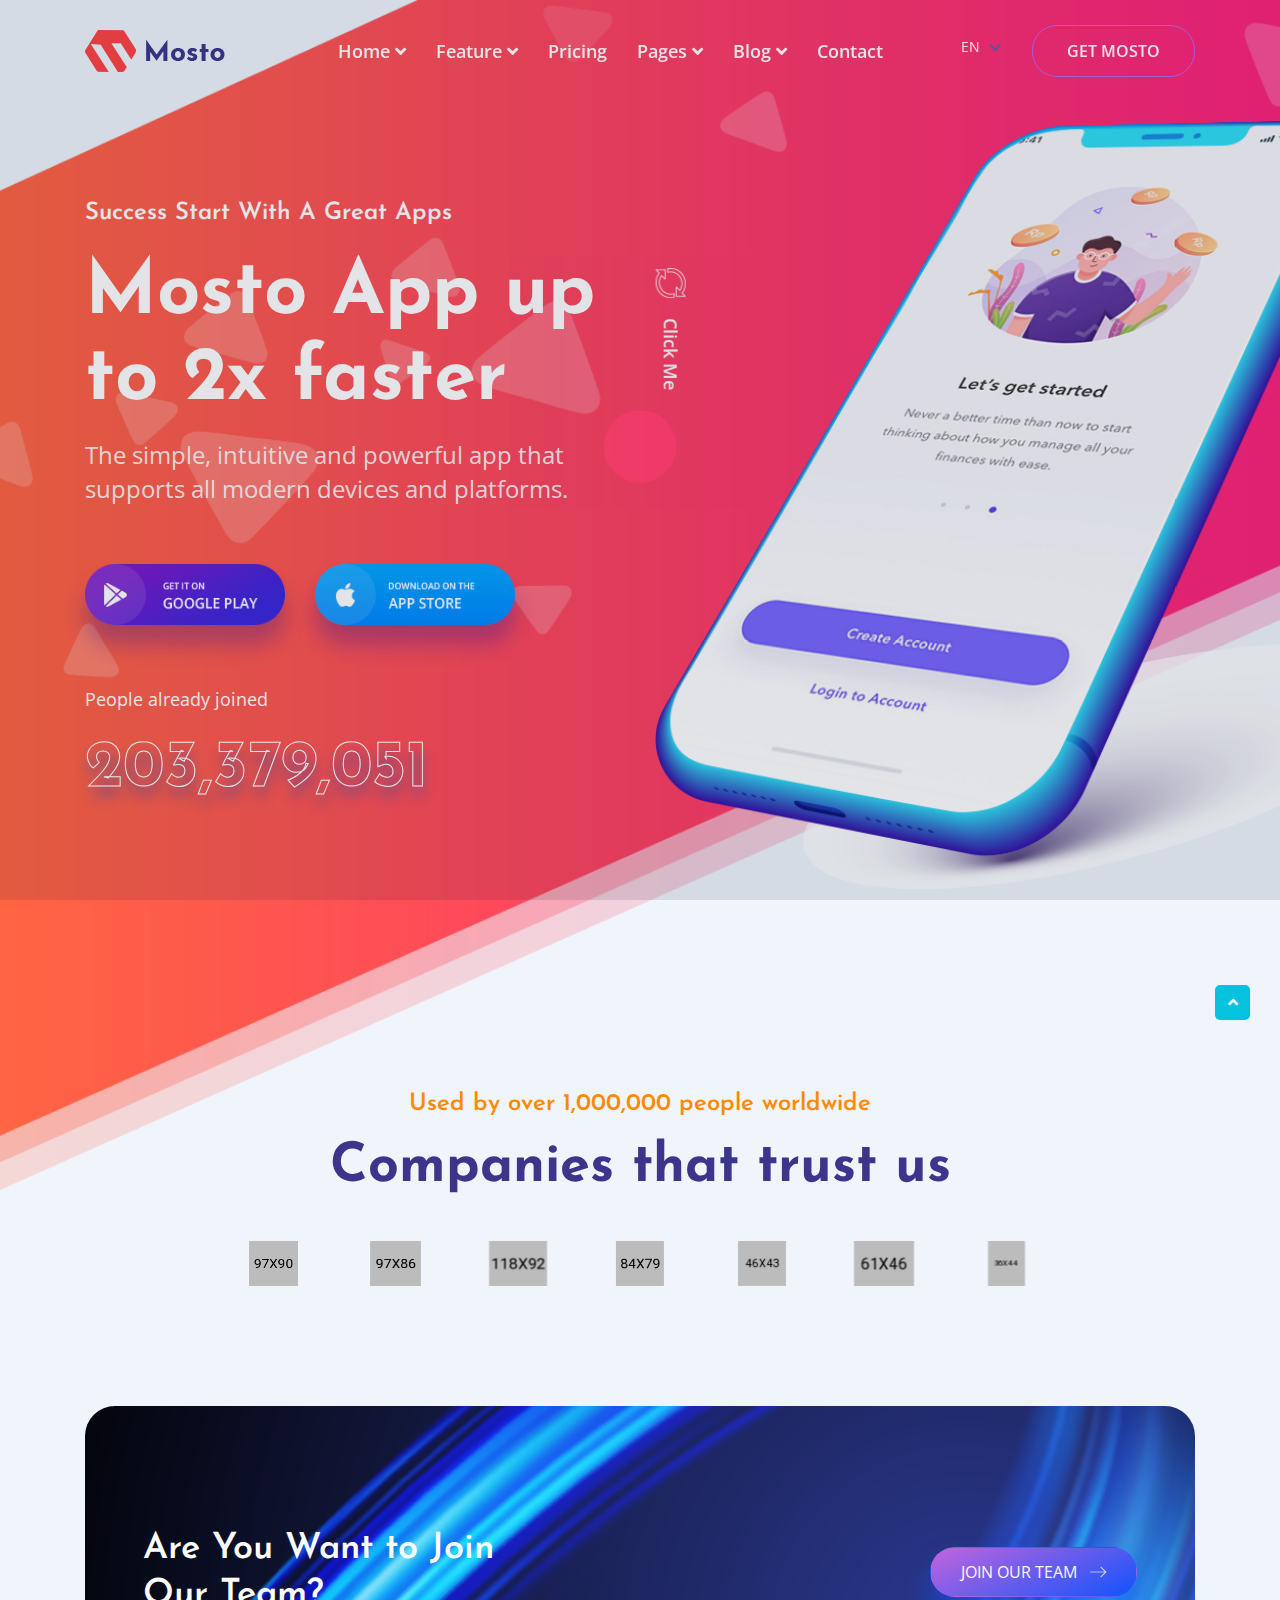
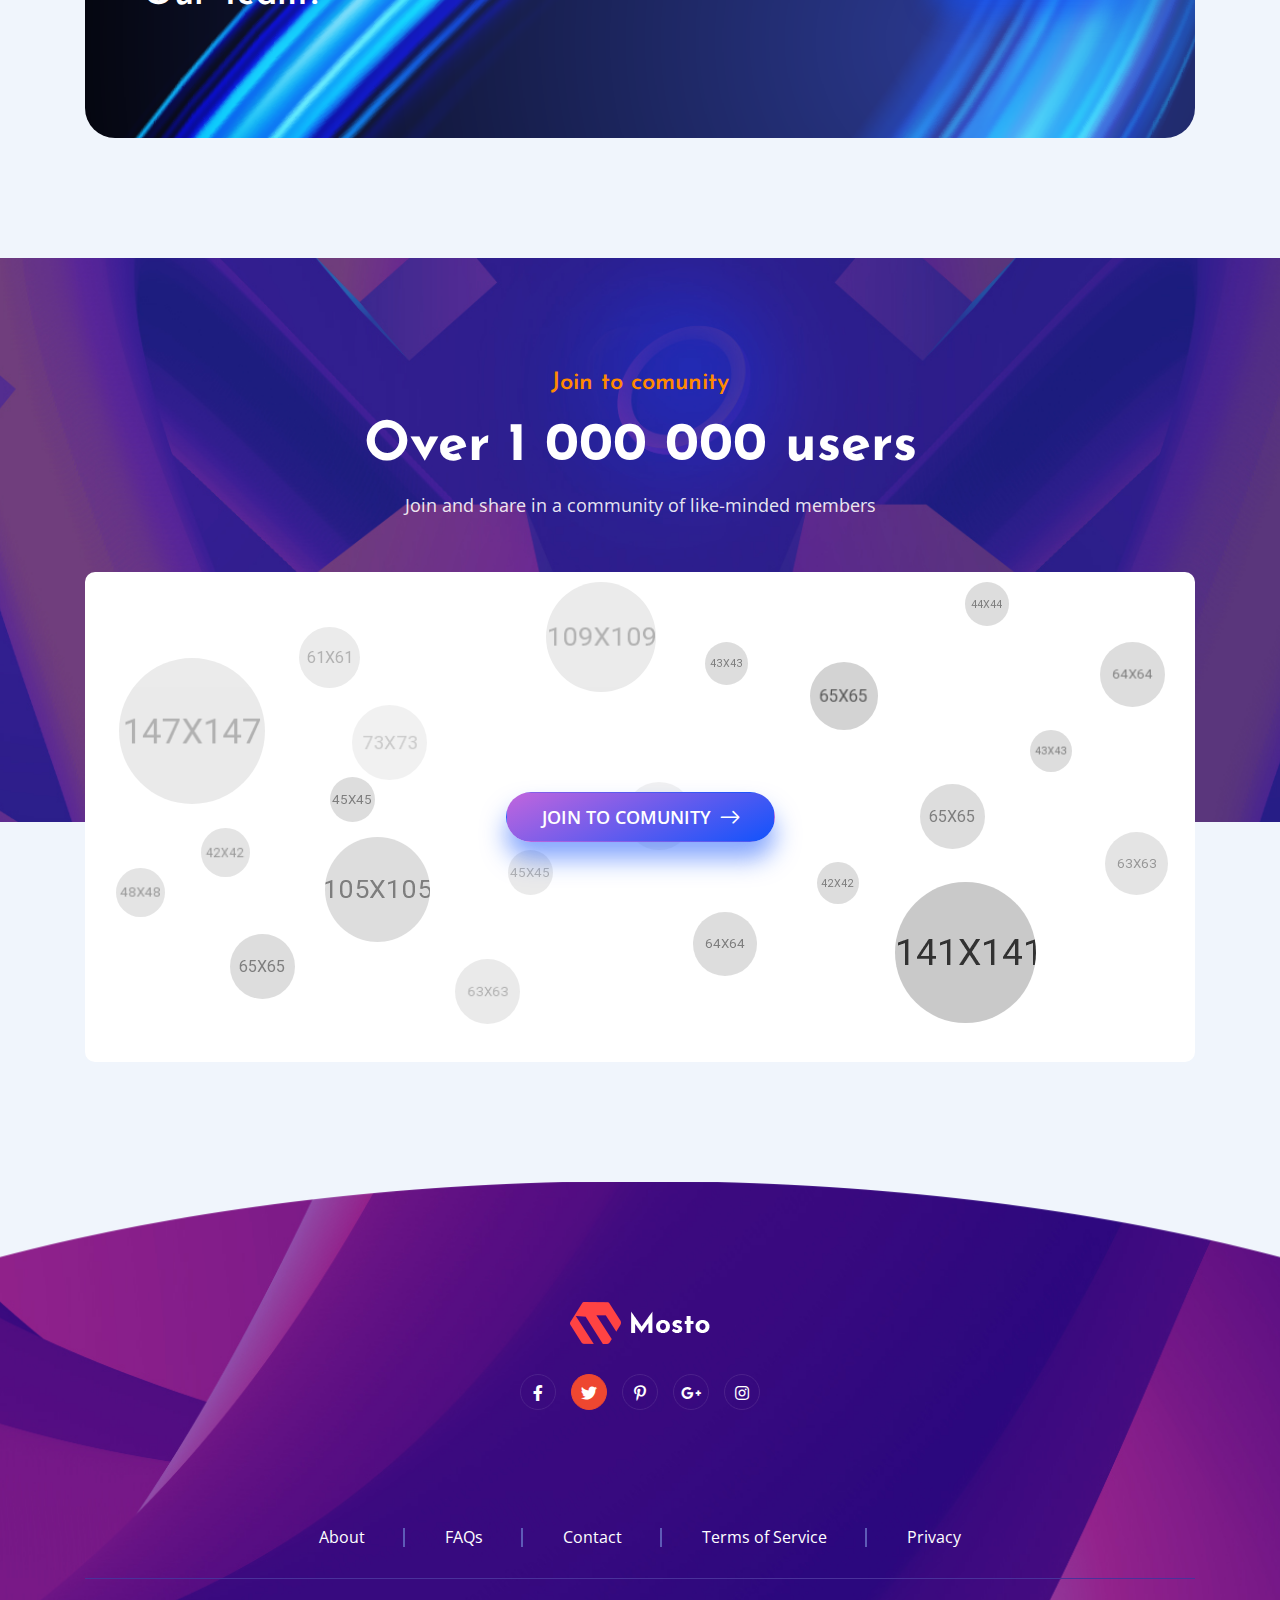
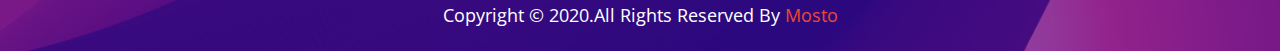
<file: app-download.html>
<!DOCTYPE html>
<html lang="en">

<head>
    <meta charset="UTF-8">
    <meta name="viewport" content="width=device-width, initial-scale=1.0">
    <meta http-equiv="X-UA-Compatible" content="ie=edge">

    <title>Mosto - Software and App Landing Pages HTML Template</title>

    <link rel="stylesheet" href="./assets/css/bootstrap.min.css">
    <link rel="stylesheet" href="./assets/css/all.min.css">
    <link rel="stylesheet" href="./assets/css/animate.css">
    <link rel="stylesheet" href="./assets/css/nice-select.css">
    <link rel="stylesheet" href="./assets/css/owl.min.css">
    <link rel="stylesheet" href="./assets/css/jquery-ui.min.css">
    <link rel="stylesheet" href="./assets/css/magnific-popup.css">
    <link rel="stylesheet" href="./assets/css/flaticon.css">
    <link rel="stylesheet" href="./assets/css/main.css">

    <link rel="shortcut icon" href="assets/images/favicon.png" type="image/x-icon">
    
  
</head>

<body>
    <!--============= ScrollToTop Section Starts Here =============-->
    <div class="preloader">
        <div class="preloader-inner">
            <div class="preloader-icon">
                <span></span>
                <span></span>
            </div>
        </div>
    </div>
    <a href="#0" class="scrollToTop"><i class="fas fa-angle-up"></i></a>
    <div class="overlay"></div>
    <!--============= ScrollToTop Section Ends Here =============-->


    <!--============= Header Section Starts Here =============-->
    <header class="header-section inner-header header-logo-change">
        <div class="container">
            <div class="header-wrapper">
                <div class="logo d-lg-none">
                    <a href="index.html">
                        <img src="./assets/images/logo/logo.png" alt="logo">
                    </a>
                </div>
                <div class="logo d-none d-lg-block">
                    <a href="index.html">
                        <img src="./assets/images/logo/logo2.png" alt="logo">
                    </a>
                </div>
                <ul class="menu">
                    <li>
                        <a href="#0">Home</a>
                        <ul class="submenu">
                            <li>
                                <a href="#0">Home Apps</a>
                                <ul class="submenu">
                                    <li>
                                        <a href="index.html">Mobile App 1</a>
                                    </li>
                                    <li>
                                        <a href="index-2.html">Mobile App 2</a>
                                    </li>
                                    <li>
                                        <a href="index-3.html">Mobile App 3</a>
                                    </li>
                                    <li>
                                        <a href="index-4.html">Mobile App 4</a>
                                    </li>
                                </ul>
                            </li>
                            <li>
                                <a href="#0">Home Messenger</a>
                                <ul class="submenu">
                                    <li>
                                        <a href="index-5.html">Messenger 1</a>
                                    </li>
                                    <li>
                                        <a href="index-6.html">Messenger 2</a>
                                    </li>
                                </ul>
                            </li>
                            <li>
                                <a href="#0">Home Web</a>
                                <ul class="submenu">
                                    <li>
                                        <a href="index-7.html">Web 1</a>
                                    </li>
                                    <li>
                                        <a href="index-8.html">Web 2</a>
                                    </li>
                                </ul>
                            </li>
                            <li>
                                <a href="#0">Home Dextop</a>
                                <ul class="submenu">
                                    <li>
                                        <a href="index-9.html">Dextop 1</a>
                                    </li>
                                    <li>
                                        <a href="index-10.html">Dextop 2</a>
                                    </li>
                                    <li>
                                        <a href="index-11.html">Dextop 3</a>
                                    </li>
                                </ul>
                            </li>
                            <li>
                                <a href="#0">Home Watchapp</a>
                                <ul class="submenu">
                                    <li>
                                        <a href="index-12.html">Watchapp 1</a>
                                    </li>
                                    <li>
                                        <a href="index-13.html">Watchapp 2</a>
                                    </li>
                                </ul>
                            </li>
                            <li>
                                <a href="#0">Home Hero Video</a>
                                <ul class="submenu">
                                    <li>
                                        <a href="index-14.html">Hero Video 1</a>
                                    </li>
                                    <li>
                                        <a href="index-15.html">Hero Video 2</a>
                                    </li>
                                </ul>
                            </li>
                        </ul>
                    </li>
                    <li>
                        <a href="#0">Feature</a>
                        <ul class="submenu">
                            <li>
                                <a href="feature.html">Feature 1</a>
                            </li>
                            <li>
                                <a href="feature-2.html">Feature 2</a>
                            </li>
                            <li>
                                <a href="feature-3.html">Feature 3</a>
                            </li>
                        </ul>
                    </li>
                    <li>
                        <a href="pricing-plan.html">Pricing</a>
                    </li>
                    <li>
                        <a href="#0">Pages</a>
                        <ul class="submenu">
                            <li>
                                <a href="about.html">about</a>
                            </li>
                            <li>
                                <a href="app-download.html">app download</a>
                            </li>
                            <li>
                                <a href="#0">Team</a>
                                <ul class="submenu">
                                    <li>
                                        <a href="team.html">Team</a>
                                    </li>
                                    <li>
                                        <a href="team-single.html">Team Single</a>
                                    </li>
                                </ul>
                            </li>
                            <li>
                                <a href="#0">Account</a>
                                <ul class="submenu">
                                    <li>
                                        <a href="sign-up.html">Sign Up</a>
                                    </li>
                                    <li>
                                        <a href="sign-in.html">Sign In</a>
                                    </li>
                                </ul>
                            </li>
                            <li>
                                <a href="faqs.html">FAQs</a>
                            </li>
                            <li>
                                <a href="partners.html">Partners</a>
                            </li>
                            <li>
                                <a href="privacy-policy.html">Privacy Policy</a>
                            </li>
                            <li>
                                <a href="coming-soon.html">Coming Soon</a>
                            </li>
                            <li>
                                <a href="change-password.html">Change Password</a>
                            </li>
                            <li>
                                <a href="reset-password.html">Password Reset</a>
                            </li>
                            <li>
                                <a href="reviews.html">review</a>
                            </li>
                            <li>
                                <a href="404.html">404</a>
                            </li>
                        </ul>
                    </li>
                    <li>
                        <a href="#0">Blog</a>
                        <ul class="submenu">
                            <li>
                                <a href="blog.html">blog style 1</a>
                            </li>
                            <li>
                                <a href="blog-type-two.html">blog style 1</a>
                            </li>
                            <li>
                                <a href="blog-single-1.html">blog Single 1</a>
                            </li>
                            <li>
                                <a href="blog-single-2.html">blog Single 2</a>
                            </li>
                        </ul>
                    </li>
                    <li>
                        <a href="contact.html">contact</a>
                    </li>
                    <li class="d-sm-none">
                        <a href="#0" class="m-0 header-button">Get Mosto</a>
                    </li>
                </ul>
                <div class="header-bar d-lg-none">
                    <span></span>
                    <span></span>
                    <span></span>
                </div>
                <div class="header-right">
                    <select class="select-bar">
                        <option value="en">En</option>
                        <option value="Bn">Bn</option>
                        <option value="pk">Pk</option>
                        <option value="Fr">Fr</option>
                    </select>
                    <a href="#0" class="header-button d-none d-sm-inline-block">Get Mosto</a>
                </div>
            </div>
        </div>
    </header>
    <!--============= Header Section Ends Here =============-->


    <!--============= Banner Section Starts Here =============-->
    <section class="app-download-section">
        <div class="app-bg bg_img" data-background="./assets/images/banner/app-bg.png">
        </div>
        <div class="oh app-download">
            <div class="container">
                <div class="row align-items-center">
                    <div class="col-lg-6">
                        <div class="app-download-content cl-white">
                            <h5 class="cate">Success Start With A Great Apps</h5>
                            <h1 class="title">Mosto App up to 2x faster</h1>
                            <p>
                                The simple, intuitive and powerful  app that supports all modern devices and platforms.
                            </p>
                            <div class="app-button-group">
                                <a href="#0" class="app-button">
                                    <img src="./assets/images/button/google.png" alt="button">
                                </a>
                                <a href="#0" class="app-button">
                                    <img src="./assets/images/button/apple.png" alt="button">
                                </a>
                            </div>
                            <span class="joined">People already joined</span>
                            <h2 class="amount"><span class="counter">455,326,234</span></h2>
                        </div>
                    </div>
                    <div class="col-lg-5">
                        <div class="banner-1-slider-wrapper">
                            <div class="banner-1-slider owl-carousel owl-theme">
                                <div class="banner-thumb">
                                    <img src="./assets/images/banner/app/app1.png" alt="banner">
                                </div>
                                <div class="banner-thumb">
                                    <img src="./assets/images/banner/app/app2.png" alt="banner">
                                </div>
                                <div class="banner-thumb">
                                    <img src="./assets/images/banner/app/app3.png" alt="banner">
                                </div>
                                <div class="banner-thumb">
                                    <img src="./assets/images/banner/app/app1.png" alt="banner">
                                </div>
                                <div class="banner-thumb">
                                    <img src="./assets/images/banner/app/app2.png" alt="banner">
                                </div>
                                <div class="banner-thumb">
                                    <img src="./assets/images/banner/app/app3.png" alt="banner">
                                </div>
                            </div>
                            <div class="ban-click">
                                <div class="thumb">
                                    <img src="./assets/images/banner/click2.png" alt="banner">
                                </div>
                                <span class="cl-white">Click Me</span>
                            </div>
                        </div>
                    </div>
                </div>
            </div>
        </div>
    </section>
    <!--============= Banner Section Ends Here =============-->
 

    <!--============= Sponsor Section Section Here =============-->
    <section class="sponsor-section padding-bottom padding-top-2 pt-max-lg-0">
        <div class="container">
            <div class="section-header mw-100">
                <h5 class="cate mt-0">Used by over 1,000,000 people worldwide</h5>
                <h2 class="title">Companies that trust us</h2>
            </div>
                <div class="row justify-content-center">
                    <div class="col-lg-9">
                        <div class="sponsor-slider-4 owl-theme owl-carousel">
                            <div class="sponsor-thumb">
                                <img src="./assets/images/sponsor/sponsor1.png" alt="sponsor">
                            </div>
                            <div class="sponsor-thumb">
                                <img src="./assets/images/sponsor/sponsor2.png" alt="sponsor">
                            </div>
                            <div class="sponsor-thumb">
                                <img src="./assets/images/sponsor/sponsor3.png" alt="sponsor">
                            </div>
                            <div class="sponsor-thumb">
                                <img src="./assets/images/sponsor/sponsor4.png" alt="sponsor">
                            </div>
                            <div class="sponsor-thumb">
                                <img src="./assets/images/sponsor/sponsor5.png" alt="sponsor">
                            </div>
                            <div class="sponsor-thumb">
                                <img src="./assets/images/sponsor/sponsor6.png" alt="sponsor">
                            </div>
                            <div class="sponsor-thumb">
                                <img src="./assets/images/sponsor/sponsor7.png" alt="sponsor">
                            </div>
                            <div class="sponsor-thumb">
                                <img src="./assets/images/sponsor/sponsor1.png" alt="sponsor">
                            </div>
                            <div class="sponsor-thumb">
                                <img src="./assets/images/sponsor/sponsor2.png" alt="sponsor">
                            </div>
                            <div class="sponsor-thumb">
                                <img src="./assets/images/sponsor/sponsor3.png" alt="sponsor">
                            </div>
                            <div class="sponsor-thumb">
                                <img src="./assets/images/sponsor/sponsor4.png" alt="sponsor">
                            </div>
                            <div class="sponsor-thumb">
                                <img src="./assets/images/sponsor/sponsor5.png" alt="sponsor">
                            </div>
                            <div class="sponsor-thumb">
                                <img src="./assets/images/sponsor/sponsor6.png" alt="sponsor">
                            </div>
                            <div class="sponsor-thumb">
                                <img src="./assets/images/sponsor/sponsor7.png" alt="sponsor">
                            </div>
                        </div>
                    </div>
                </div>
        </div>
    </section>
    <!--============= Sponsor Section Ends Here =============-->


    <!--============= Join Team Section Ends Here =============-->
    <section class="trial-section padding-bottom">
        <div class="container">
            <div class="trial-wrapper padding-top padding-bottom bg_img style-three" data-background="./assets/images/bg/trial2.png">
                <div class="trial-content cl-white">
                    <h3 class="title m-0">Are You Want to Join Our Team?</h3>
                </div>
                <div class="trial-button">
                    <a href="#0" class="button-3 long-light active text-light">JOIN OUR TEAM <i class="flaticon-right ml-xl-2"></i></a>
                </div>
            </div>
        </div>
    </section>
    <!--============= Join Team Section Ends Here =============-->


    <!--============= Comunity Section Starts Here =============-->
    <section class="comunity-section padding-top padding-bottom oh pos-rel">
        <div class="comunity-bg bg_img" data-background="./assets/images/client/mosto-client.jpg"></div>
        <div class="container">
            <div class="row justify-content-center">
                <div class="col-lg-8">
                    <div class="section-header cl-white">
                        <h5 class="cate">Join to comunity</h5>
                        <h2 class="title">Over 1 000 000 users</h2>
                        <p>Join and share in a community of like-minded members</p>
                    </div>
                </div>
            </div>
            <div class="comunity-wrapper">
                <div class="buttons"><a href="#0" class="button-3 active">Join to comunity <i class="flaticon-right"></i></a></div>
                <div class="comunity-area">
                    <div class="comunity-item"><img src="./assets/images/comunity/1.png" alt="comunity"></div>
                    <div class="comunity-item"><img src="./assets/images/comunity/2.png" alt="comunity"></div>
                    <div class="comunity-item"><img src="./assets/images/comunity/3.png" alt="comunity"></div>
                    <div class="comunity-item"><img src="./assets/images/comunity/4.png" alt="comunity"></div>
                    <div class="comunity-item"><img src="./assets/images/comunity/5.png" alt="comunity"></div>
                    <div class="comunity-item"><img src="./assets/images/comunity/6.png" alt="comunity"></div>
                    <div class="comunity-item"><img src="./assets/images/comunity/7.png" alt="comunity"></div>
                    <div class="comunity-item"><img src="./assets/images/comunity/8.png" alt="comunity"></div>
                    <div class="comunity-item"><img src="./assets/images/comunity/9.png" alt="comunity"></div>
                    <div class="comunity-item"><img src="./assets/images/comunity/10.png" alt="comunity"></div>
                    <div class="comunity-item"><img src="./assets/images/comunity/11.png" alt="comunity"></div>
                    <div class="comunity-item"><img src="./assets/images/comunity/12.png" alt="comunity"></div>
                    <div class="comunity-item"><img src="./assets/images/comunity/13.png" alt="comunity"></div>
                    <div class="comunity-item"><img src="./assets/images/comunity/14.png" alt="comunity"></div>
                    <div class="comunity-item"><img src="./assets/images/comunity/15.png" alt="comunity"></div>
                    <div class="comunity-item"><img src="./assets/images/comunity/16.png" alt="comunity"></div>
                    <div class="comunity-item"><img src="./assets/images/comunity/17.png" alt="comunity"></div>
                    <div class="comunity-item"><img src="./assets/images/comunity/18.png" alt="comunity"></div>
                    <div class="comunity-item"><img src="./assets/images/comunity/19.png" alt="comunity"></div>
                    <div class="comunity-item"><img src="./assets/images/comunity/22.png" alt="comunity"></div>
                    <div class="comunity-item"><img src="./assets/images/comunity/20.png" alt="comunity"></div>
                    <div class="comunity-item"><img src="./assets/images/comunity/21.png" alt="comunity"></div>
                </div>
                <div class="comunity-area two">
                    <div class="comunity-item"><img src="./assets/images/comunity/1.png" alt="comunity"></div>
                    <div class="comunity-item"><img src="./assets/images/comunity/2.png" alt="comunity"></div>
                    <div class="comunity-item"><img src="./assets/images/comunity/3.png" alt="comunity"></div>
                    <div class="comunity-item"><img src="./assets/images/comunity/4.png" alt="comunity"></div>
                    <div class="comunity-item"><img src="./assets/images/comunity/5.png" alt="comunity"></div>
                    <div class="comunity-item"><img src="./assets/images/comunity/6.png" alt="comunity"></div>
                    <div class="comunity-item"><img src="./assets/images/comunity/7.png" alt="comunity"></div>
                    <div class="comunity-item"><img src="./assets/images/comunity/8.png" alt="comunity"></div>
                    <div class="comunity-item"><img src="./assets/images/comunity/9.png" alt="comunity"></div>
                    <div class="comunity-item"><img src="./assets/images/comunity/10.png" alt="comunity"></div>
                    <div class="comunity-item"><img src="./assets/images/comunity/11.png" alt="comunity"></div>
                    <div class="comunity-item"><img src="./assets/images/comunity/12.png" alt="comunity"></div>
                    <div class="comunity-item"><img src="./assets/images/comunity/13.png" alt="comunity"></div>
                    <div class="comunity-item"><img src="./assets/images/comunity/14.png" alt="comunity"></div>
                    <div class="comunity-item"><img src="./assets/images/comunity/15.png" alt="comunity"></div>
                    <div class="comunity-item"><img src="./assets/images/comunity/16.png" alt="comunity"></div>
                    <div class="comunity-item"><img src="./assets/images/comunity/17.png" alt="comunity"></div>
                    <div class="comunity-item"><img src="./assets/images/comunity/18.png" alt="comunity"></div>
                    <div class="comunity-item"><img src="./assets/images/comunity/19.png" alt="comunity"></div>
                    <div class="comunity-item"><img src="./assets/images/comunity/22.png" alt="comunity"></div>
                    <div class="comunity-item"><img src="./assets/images/comunity/20.png" alt="comunity"></div>
                    <div class="comunity-item"><img src="./assets/images/comunity/21.png" alt="comunity"></div>
                </div>
                <div class="comunity-area three">
                    <div class="comunity-item"><img src="./assets/images/comunity/1.png" alt="comunity"></div>
                    <div class="comunity-item"><img src="./assets/images/comunity/2.png" alt="comunity"></div>
                    <div class="comunity-item"><img src="./assets/images/comunity/3.png" alt="comunity"></div>
                    <div class="comunity-item"><img src="./assets/images/comunity/4.png" alt="comunity"></div>
                    <div class="comunity-item"><img src="./assets/images/comunity/5.png" alt="comunity"></div>
                    <div class="comunity-item"><img src="./assets/images/comunity/6.png" alt="comunity"></div>
                    <div class="comunity-item"><img src="./assets/images/comunity/7.png" alt="comunity"></div>
                    <div class="comunity-item"><img src="./assets/images/comunity/8.png" alt="comunity"></div>
                    <div class="comunity-item"><img src="./assets/images/comunity/9.png" alt="comunity"></div>
                    <div class="comunity-item"><img src="./assets/images/comunity/10.png" alt="comunity"></div>
                    <div class="comunity-item"><img src="./assets/images/comunity/11.png" alt="comunity"></div>
                    <div class="comunity-item"><img src="./assets/images/comunity/12.png" alt="comunity"></div>
                    <div class="comunity-item"><img src="./assets/images/comunity/13.png" alt="comunity"></div>
                    <div class="comunity-item"><img src="./assets/images/comunity/14.png" alt="comunity"></div>
                    <div class="comunity-item"><img src="./assets/images/comunity/15.png" alt="comunity"></div>
                    <div class="comunity-item"><img src="./assets/images/comunity/16.png" alt="comunity"></div>
                    <div class="comunity-item"><img src="./assets/images/comunity/17.png" alt="comunity"></div>
                    <div class="comunity-item"><img src="./assets/images/comunity/18.png" alt="comunity"></div>
                    <div class="comunity-item"><img src="./assets/images/comunity/19.png" alt="comunity"></div>
                    <div class="comunity-item"><img src="./assets/images/comunity/22.png" alt="comunity"></div>
                    <div class="comunity-item"><img src="./assets/images/comunity/20.png" alt="comunity"></div>
                    <div class="comunity-item"><img src="./assets/images/comunity/21.png" alt="comunity"></div>
                </div>
            </div>
        </div>
    </section>
    <!--============= Comunity Section Ends Here =============-->


    <!--============= Footer Section Starts Here =============-->
    <footer class="footer-section bg_img" data-background="./assets/images/footer/footer-bg.jpg">
        <div class="container">
            <div class="footer-top padding-top padding-bottom">
                <div class="logo">
                    <a href="#0">
                        <img src="./assets/images/logo/footer-logo.png" alt="logo">
                    </a>
                </div>
                <ul class="social-icons">
                    <li>
                        <a href="#0"><i class="fab fa-facebook-f"></i></a>
                    </li>
                    <li>
                        <a href="#0" class="active"><i class="fab fa-twitter"></i></a>
                    </li>
                    <li>
                        <a href="#0"><i class="fab fa-pinterest-p"></i></a>
                    </li>
                    <li>
                        <a href="#0"><i class="fab fa-google-plus-g"></i></a>
                    </li>
                    <li>
                        <a href="#0"><i class="fab fa-instagram"></i></a>
                    </li>
                </ul>
            </div>
            <div class="footer-bottom">
                <ul class="footer-link">
                    <li>
                        <a href="#0">About</a>
                    </li>
                    <li>
                        <a href="#0">FAQs</a>
                    </li>
                    <li>
                        <a href="#0">Contact</a>
                    </li>
                    <li>
                        <a href="#0">Terms of Service</a>
                    </li>
                    <li>
                        <a href="#0">Privacy</a>
                    </li>
                </ul>
            </div>
            <div class="copyright">
                <p>
                    Copyright © 2020.All Rights Reserved By <a href="#0">Mosto</a>
                </p>
            </div>
        </div>
    </footer>
    <!--============= Footer Section Ends Here =============-->

    <script src="./assets/js/jquery-3.3.1.min.js"></script>
    <script src="./assets/js/modernizr-3.6.0.min.js"></script>
    <script src="./assets/js/plugins.js"></script>
    <script src="./assets/js/bootstrap.min.js"></script>
    <script src="./assets/js/magnific-popup.min.js"></script>
    <script src="./assets/js/jquery-ui.min.js"></script>
    <script src="./assets/js/wow.min.js"></script>
    <script src="./assets/js/waypoints.js"></script>
    <script src="./assets/js/nice-select.js"></script>
    <script src="./assets/js/owl.min.js"></script>
    <script src="./assets/js/counterup.min.js"></script>
    <script src="./assets/js/paroller.js"></script>
    <script src="./assets/js/main.js"></script>


</body>

</html>
</file>
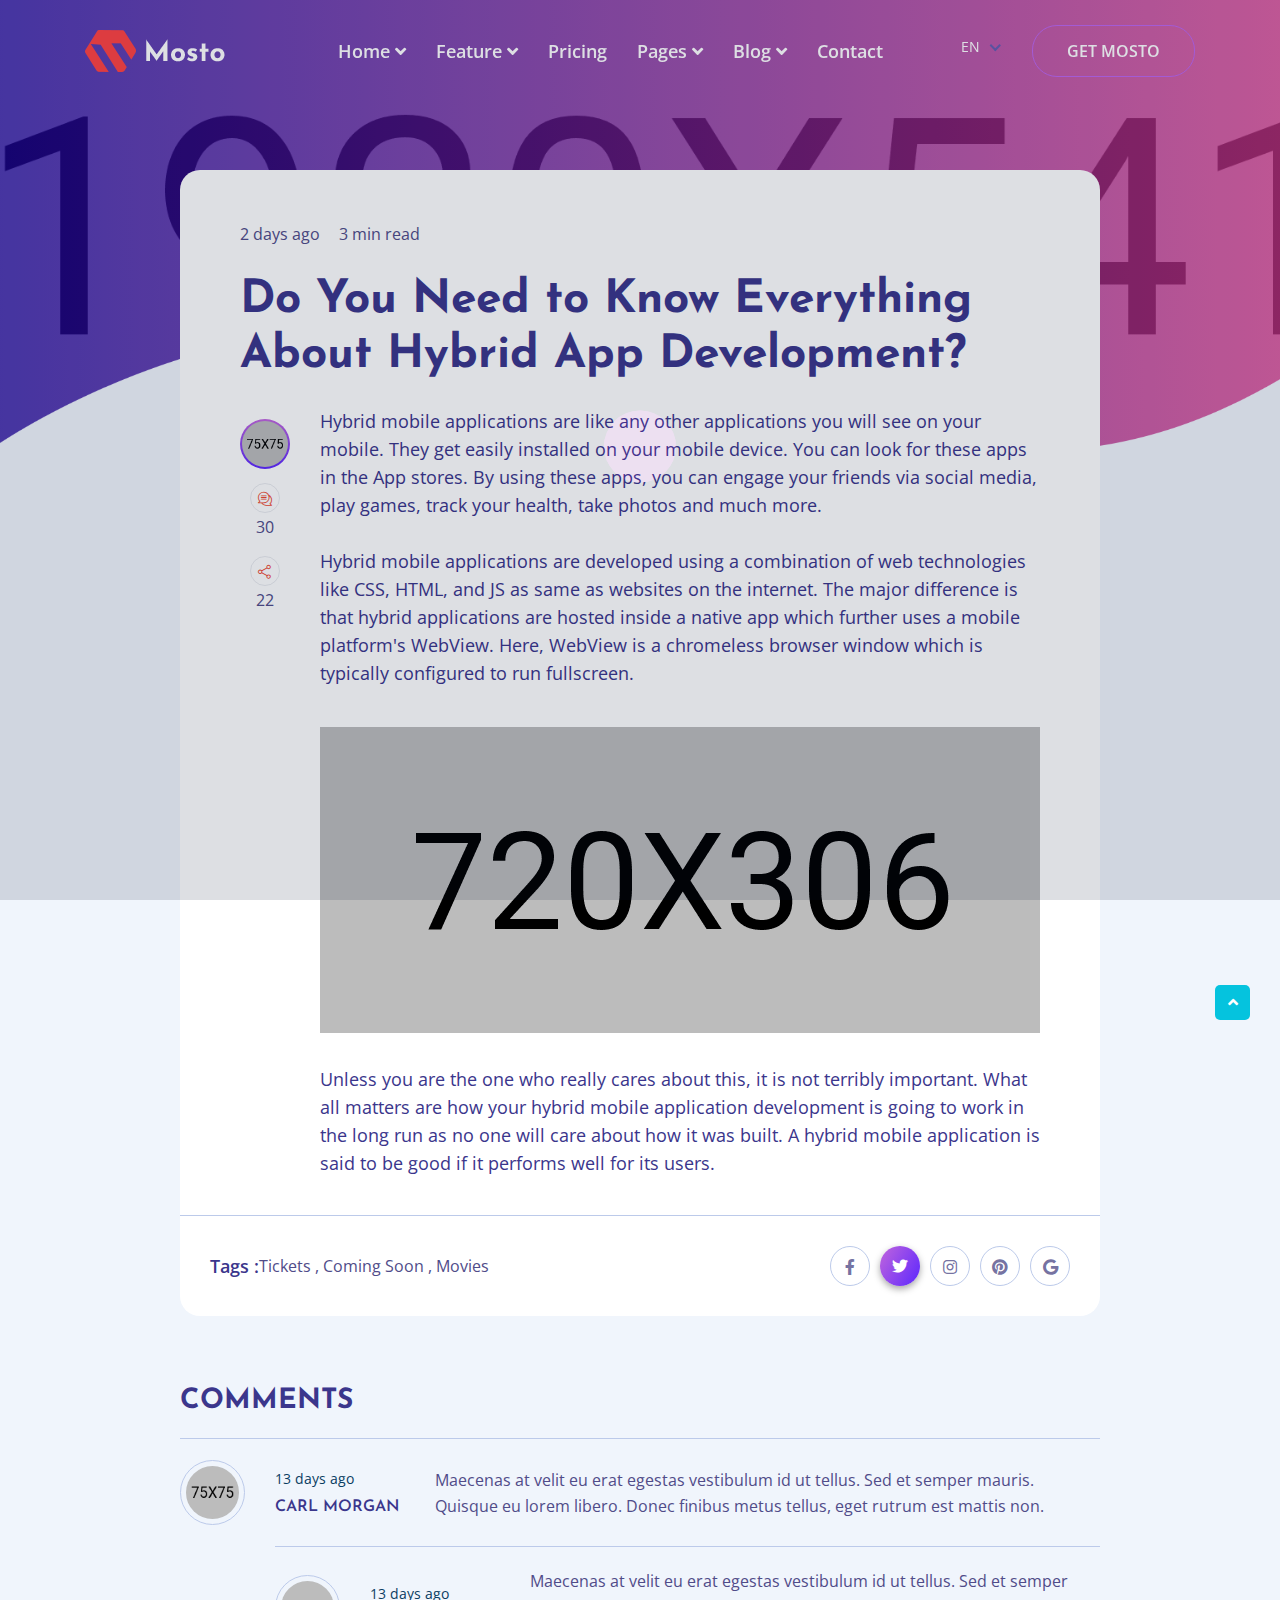
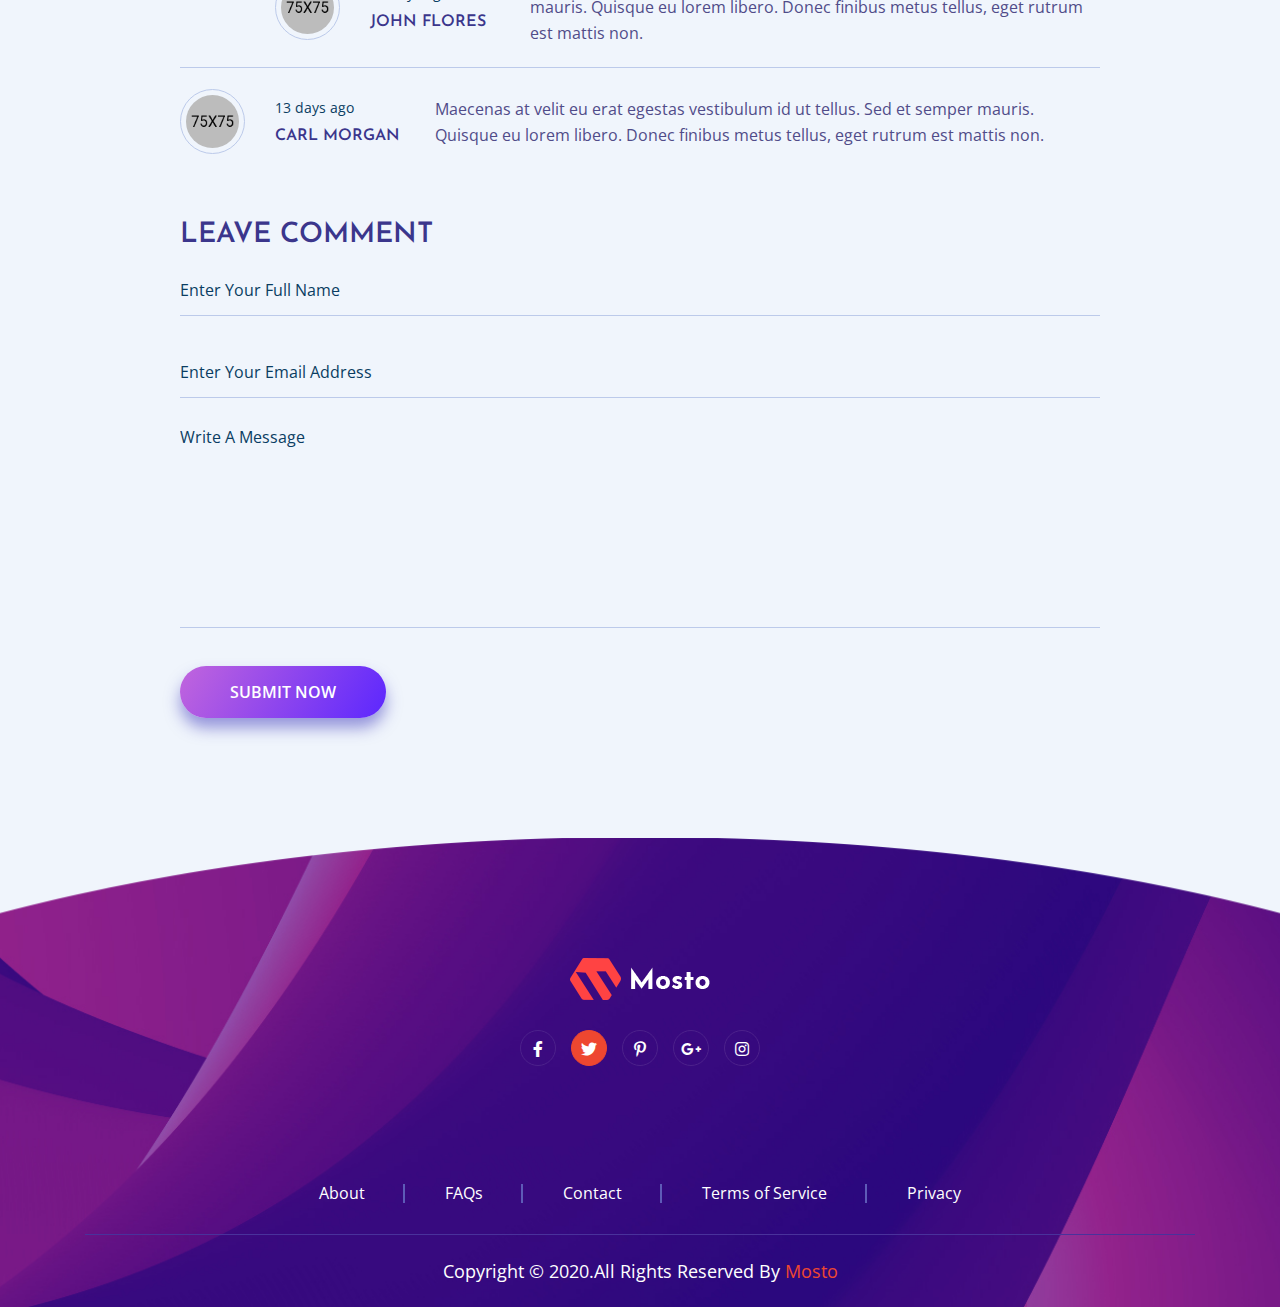
<file: blog-single-1.html>
<!DOCTYPE html>
<html lang="en">

<head>
    <meta charset="UTF-8">
    <meta name="viewport" content="width=device-width, initial-scale=1.0">
    <meta http-equiv="X-UA-Compatible" content="ie=edge">

    <title>Mosto - Software and App Landing Pages HTML Template</title>

    <link rel="stylesheet" href="./assets/css/bootstrap.min.css">
    <link rel="stylesheet" href="./assets/css/all.min.css">
    <link rel="stylesheet" href="./assets/css/animate.css">
    <link rel="stylesheet" href="./assets/css/nice-select.css">
    <link rel="stylesheet" href="./assets/css/owl.min.css">
    <link rel="stylesheet" href="./assets/css/jquery-ui.min.css">
    <link rel="stylesheet" href="./assets/css/magnific-popup.css">
    <link rel="stylesheet" href="./assets/css/flaticon.css">
    <link rel="stylesheet" href="./assets/css/main.css">

    <link rel="shortcut icon" href="assets/images/favicon.png" type="image/x-icon">
    
  
</head>

<body data-spy="scroll" data-target="#faq-menu" data-offset="150">
    <!--============= ScrollToTop Section Starts Here =============-->
    <div class="preloader">
        <div class="preloader-inner">
            <div class="preloader-icon">
                <span></span>
                <span></span>
            </div>
        </div>
    </div>
    <a href="#0" class="scrollToTop"><i class="fas fa-angle-up"></i></a>
    <div class="overlay"></div>
    <!--============= ScrollToTop Section Ends Here =============-->


    <!--============= Header Section Starts Here =============-->
    <header class="header-section inner-header">
        <div class="container">
            <div class="header-wrapper">
                <div class="logo">
                    <a href="index.html">
                        <img src="./assets/images/logo/logo.png" alt="logo">
                    </a>
                </div>
                <ul class="menu">
                    <li>
                        <a href="#0">Home</a>
                        <ul class="submenu">
                            <li>
                                <a href="#0">Home Apps</a>
                                <ul class="submenu">
                                    <li>
                                        <a href="index.html">Mobile App 1</a>
                                    </li>
                                    <li>
                                        <a href="index-2.html">Mobile App 2</a>
                                    </li>
                                    <li>
                                        <a href="index-3.html">Mobile App 3</a>
                                    </li>
                                    <li>
                                        <a href="index-4.html">Mobile App 4</a>
                                    </li>
                                </ul>
                            </li>
                            <li>
                                <a href="#0">Home Messenger</a>
                                <ul class="submenu">
                                    <li>
                                        <a href="index-5.html">Messenger 1</a>
                                    </li>
                                    <li>
                                        <a href="index-6.html">Messenger 2</a>
                                    </li>
                                </ul>
                            </li>
                            <li>
                                <a href="#0">Home Web</a>
                                <ul class="submenu">
                                    <li>
                                        <a href="index-7.html">Web 1</a>
                                    </li>
                                    <li>
                                        <a href="index-8.html">Web 2</a>
                                    </li>
                                </ul>
                            </li>
                            <li>
                                <a href="#0">Home Dextop</a>
                                <ul class="submenu">
                                    <li>
                                        <a href="index-9.html">Dextop 1</a>
                                    </li>
                                    <li>
                                        <a href="index-10.html">Dextop 2</a>
                                    </li>
                                    <li>
                                        <a href="index-11.html">Dextop 3</a>
                                    </li>
                                </ul>
                            </li>
                            <li>
                                <a href="#0">Home Watchapp</a>
                                <ul class="submenu">
                                    <li>
                                        <a href="index-12.html">Watchapp 1</a>
                                    </li>
                                    <li>
                                        <a href="index-13.html">Watchapp 2</a>
                                    </li>
                                </ul>
                            </li>
                            <li>
                                <a href="#0">Home Hero Video</a>
                                <ul class="submenu">
                                    <li>
                                        <a href="index-14.html">Hero Video 1</a>
                                    </li>
                                    <li>
                                        <a href="index-15.html">Hero Video 2</a>
                                    </li>
                                </ul>
                            </li>
                        </ul>
                    </li>
                    <li>
                        <a href="#0">Feature</a>
                        <ul class="submenu">
                            <li>
                                <a href="feature.html">Feature 1</a>
                            </li>
                            <li>
                                <a href="feature-2.html">Feature 2</a>
                            </li>
                            <li>
                                <a href="feature-3.html">Feature 3</a>
                            </li>
                        </ul>
                    </li>
                    <li>
                        <a href="pricing-plan.html">Pricing</a>
                    </li>
                    <li>
                        <a href="#0">Pages</a>
                        <ul class="submenu">
                            <li>
                                <a href="about.html">about</a>
                            </li>
                            <li>
                                <a href="app-download.html">app download</a>
                            </li>
                            <li>
                                <a href="#0">Team</a>
                                <ul class="submenu">
                                    <li>
                                        <a href="team.html">Team</a>
                                    </li>
                                    <li>
                                        <a href="team-single.html">Team Single</a>
                                    </li>
                                </ul>
                            </li>
                            <li>
                                <a href="#0">Account</a>
                                <ul class="submenu">
                                    <li>
                                        <a href="sign-up.html">Sign Up</a>
                                    </li>
                                    <li>
                                        <a href="sign-in.html">Sign In</a>
                                    </li>
                                </ul>
                            </li>
                            <li>
                                <a href="faqs.html">FAQs</a>
                            </li>
                            <li>
                                <a href="partners.html">Partners</a>
                            </li>
                            <li>
                                <a href="privacy-policy.html">Privacy Policy</a>
                            </li>
                            <li>
                                <a href="coming-soon.html">Coming Soon</a>
                            </li>
                            <li>
                                <a href="change-password.html">Change Password</a>
                            </li>
                            <li>
                                <a href="reset-password.html">Password Reset</a>
                            </li>
                            <li>
                                <a href="reviews.html">review</a>
                            </li>
                            <li>
                                <a href="404.html">404</a>
                            </li>
                        </ul>
                    </li>
                    <li>
                        <a href="#0">Blog</a>
                        <ul class="submenu">
                            <li>
                                <a href="blog.html">blog style 1</a>
                            </li>
                            <li>
                                <a href="blog-type-two.html">blog style 1</a>
                            </li>
                            <li>
                                <a href="blog-single-1.html">blog Single 1</a>
                            </li>
                            <li>
                                <a href="blog-single-2.html">blog Single 2</a>
                            </li>
                        </ul>
                    </li>
                    <li>
                        <a href="contact.html">contact</a>
                    </li>
                    <li class="d-sm-none">
                        <a href="#0" class="m-0 header-button">Get Mosto</a>
                    </li>
                </ul>
                <div class="header-bar d-lg-none">
                    <span></span>
                    <span></span>
                    <span></span>
                </div>
                <div class="header-right">
                    <select class="select-bar">
                        <option value="en">En</option>
                        <option value="Bn">Bn</option>
                        <option value="pk">Pk</option>
                        <option value="Fr">Fr</option>
                    </select>
                    <a href="#0" class="header-button d-none d-sm-inline-block">Get Mosto</a>
                </div>
            </div>
        </div>
    </header>
    <!--============= Header Section Ends Here =============-->


    <!--============= Header Section Ends Here =============-->
    <section class="page-header single-header blog-single-header bg_img oh" data-background="./assets/images/blog/page-header.jpg">
        <div class="bottom-shape">
            <img src="./assets/css/img/page-header2.png" alt="css">
        </div>
    </section>
    <!--============= Header Section Ends Here =============-->


    
    <!--============= Blog Section Starts Here =============-->
    <section class="blog-single-section padding-bottom">
        <div class="container">
            <div class="row justify-content-center">
                <div class="col-lg-10">
                    <article>
                        <div class="post-details">
                            <div class="post-inner">
                                <div class="post-header">
                                    <div class="meta-post">
                                        <a href="#0" class="read">2 days ago</a>
                                        <a href="#0" class="read">3 min read</a>
                                    </div>
                                    <h3 class="title">
                                        Do You Need to Know Everything
                                        About Hybrid App Development? 
                                    </h3>
                                </div>
                                <div class="post-content">
                                    <div class="entry-meta">
                                        <div class="thumb">
                                            <a href="#0">
                                                <img src="./assets/images/blog/author2.png" alt="blog">
                                            </a>
                                        </div>
                                        <a href="#0" class="comment">
                                            <i class="flaticon-chat-1"></i>
                                            <span>30</span>
                                        </a>
                                        <a href="#0" class="comment">
                                            <i class="flaticon-share"></i>
                                            <span>22</span>
                                        </a>
                                    </div>
                                    <div class="entry-content">
                                        <p>Hybrid mobile applications are like any other applications you will see on your mobile. They get easily installed on your mobile device. You can look for these apps in the App stores. By using these apps, you can engage your friends via social media, play games, track your health, take photos and much more.</p>
                                        <p>Hybrid mobile applications are developed using a combination of web technologies like CSS, HTML, and JS as same as websites on the internet. The major difference is that hybrid applications are hosted inside a native app which further uses a mobile platform's WebView. Here, WebView is a chromeless browser window which is typically configured to run fullscreen.</p>
                                        <img src="./assets/images/blog/blog5.jpg" alt="blog">
                                        <p>Unless you are the one who really cares about this, it is not terribly important. What all matters are how your hybrid mobile application development is going to work in the long run as no one will care about how it was built. A hybrid mobile application is said to be good if it performs well for its users.</p>
                                    </div>
                                </div>
                            </div>
                            <div class="tags-area">
                                <div class="tags">
                                    <span>
                                        Tags : 
                                    </span>
                                    <div class="tags-item">
                                        <a href="#0"> Tickets </a>
                                        <a href="#0"> Coming Soon </a>
                                        <a href="#0"> Movies </a>
                                    </div>
                                </div>
                                <ul class="social-icons">
                                    <li>
                                        <a href="#0">
                                            <i class="fab fa-facebook-f"></i>
                                        </a>
                                    </li>
                                    <li>
                                        <a href="#0" class="active">
                                            <i class="fab fa-twitter"></i>
                                        </a>
                                    </li>
                                    <li>
                                        <a href="#0">
                                            <i class="fab fa-instagram"></i>
                                        </a>
                                    </li>
                                    <li>
                                        <a href="#0">
                                            <i class="fab fa-pinterest"></i>
                                        </a>
                                    </li>
                                    <li>
                                        <a href="#0">
                                            <i class="fab fa-google"></i>
                                        </a>
                                    </li>
                                </ul>
                            </div>
                        </div>
                        <div class="blog-comment">
                            <h5 class="title">comments</h5>
                            <ul class="comment-area">
                                <li>
                                    <div class="blog-item">
                                        <div class="blog-thumb">
                                            <a href="#0">
                                                <img src="./assets/images/blog/author2.png" alt="blog">
                                            </a>
                                        </div>
                                        <div class="blog-thumb-info">
                                            <span>13 days ago</span>
                                            <h6 class="title"><a href="#0">carl morgan</a></h6>
                                        </div>
                                        <div class="blog-content">
                                            <p>
                                                Maecenas at velit eu erat egestas vestibulum id ut tellus. Sed et semper mauris. Quisque eu lorem libero. Donec finibus metus tellus, eget rutrum est mattis non.
                                            </p>
                                        </div>
                                    </div>
                                    <ul>
                                        <li>
                                            <div class="blog-item">
                                                <div class="blog-thumb">
                                                    <a href="#0">
                                                        <img src="./assets/images/blog/author1.png" alt="blog">
                                                    </a>
                                                </div>
                                                <div class="blog-thumb-info">
                                                    <span>13 days ago</span>
                                                    <h6 class="title"><a href="#0">john flores</a></h6>
                                                </div>
                                                <div class="blog-content">
                                                    <p>
                                                        Maecenas at velit eu erat egestas vestibulum id ut tellus. Sed et semper mauris. Quisque eu lorem libero. Donec finibus metus tellus, eget rutrum est mattis non.
                                                    </p>
                                                </div>
                                            </div>
                                        </li>
                                    </ul>
                                </li>
                                <li>
                                    <div class="blog-item">
                                        <div class="blog-thumb">
                                            <a href="#0">
                                                <img src="./assets/images/blog/author3.png" alt="blog">
                                            </a>
                                        </div>
                                        <div class="blog-thumb-info">
                                            <span>13 days ago</span>
                                            <h6 class="title"><a href="#0">carl morgan</a></h6>
                                        </div>
                                        <div class="blog-content">
                                            <p>
                                                Maecenas at velit eu erat egestas vestibulum id ut tellus. Sed et semper mauris. Quisque eu lorem libero. Donec finibus metus tellus, eget rutrum est mattis non.
                                            </p>
                                        </div>
                                    </div>
                                </li>
                            </ul>
                            <div class="leave-comment">
                                <h5 class="title">leave comment</h5>
                                <form class="blog-form">
                                    <div class="form-group">
                                        <input type="text" placeholder="Enter Your Full Name" required name="name">
                                    </div>
                                    <div class="form-group">
                                        <input type="text" placeholder="Enter Your Email Address" required name="email">
                                    </div>
                                    <div class="form-group">
                                        <textarea placeholder="Write A Message" required name="message"></textarea>
                                    </div>
                                    <div class="form-group">
                                        <input type="submit" value="Submit Now">
                                    </div>
                                </form>
                            </div>
                    </article>
                </div>
            </div>
        </div>
    </section>
    <!--============= Blog Section Ends Here =============-->


    <!--============= Footer Section Starts Here =============-->
    <footer class="footer-section bg_img" data-background="./assets/images/footer/footer-bg.jpg">
        <div class="container">
            <div class="footer-top padding-top padding-bottom">
                <div class="logo">
                    <a href="#0">
                        <img src="./assets/images/logo/footer-logo.png" alt="logo">
                    </a>
                </div>
                <ul class="social-icons">
                    <li>
                        <a href="#0"><i class="fab fa-facebook-f"></i></a>
                    </li>
                    <li>
                        <a href="#0" class="active"><i class="fab fa-twitter"></i></a>
                    </li>
                    <li>
                        <a href="#0"><i class="fab fa-pinterest-p"></i></a>
                    </li>
                    <li>
                        <a href="#0"><i class="fab fa-google-plus-g"></i></a>
                    </li>
                    <li>
                        <a href="#0"><i class="fab fa-instagram"></i></a>
                    </li>
                </ul>
            </div>
            <div class="footer-bottom">
                <ul class="footer-link">
                    <li>
                        <a href="#0">About</a>
                    </li>
                    <li>
                        <a href="#0">FAQs</a>
                    </li>
                    <li>
                        <a href="#0">Contact</a>
                    </li>
                    <li>
                        <a href="#0">Terms of Service</a>
                    </li>
                    <li>
                        <a href="#0">Privacy</a>
                    </li>
                </ul>
            </div>
            <div class="copyright">
                <p>
                    Copyright © 2020.All Rights Reserved By <a href="#0">Mosto</a>
                </p>
            </div>
        </div>
    </footer>
    <!--============= Footer Section Ends Here =============-->

    <script src="./assets/js/jquery-3.3.1.min.js"></script>
    <script src="./assets/js/modernizr-3.6.0.min.js"></script>
    <script src="./assets/js/plugins.js"></script>
    <script src="./assets/js/bootstrap.min.js"></script>
    <script src="./assets/js/magnific-popup.min.js"></script>
    <script src="./assets/js/jquery-ui.min.js"></script>
    <script src="./assets/js/wow.min.js"></script>
    <script src="./assets/js/waypoints.js"></script>
    <script src="./assets/js/nice-select.js"></script>
    <script src="./assets/js/owl.min.js"></script>
    <script src="./assets/js/counterup.min.js"></script>
    <script src="./assets/js/paroller.js"></script>
    <script src="./assets/js/main.js"></script>


</body>

</html>
</file>
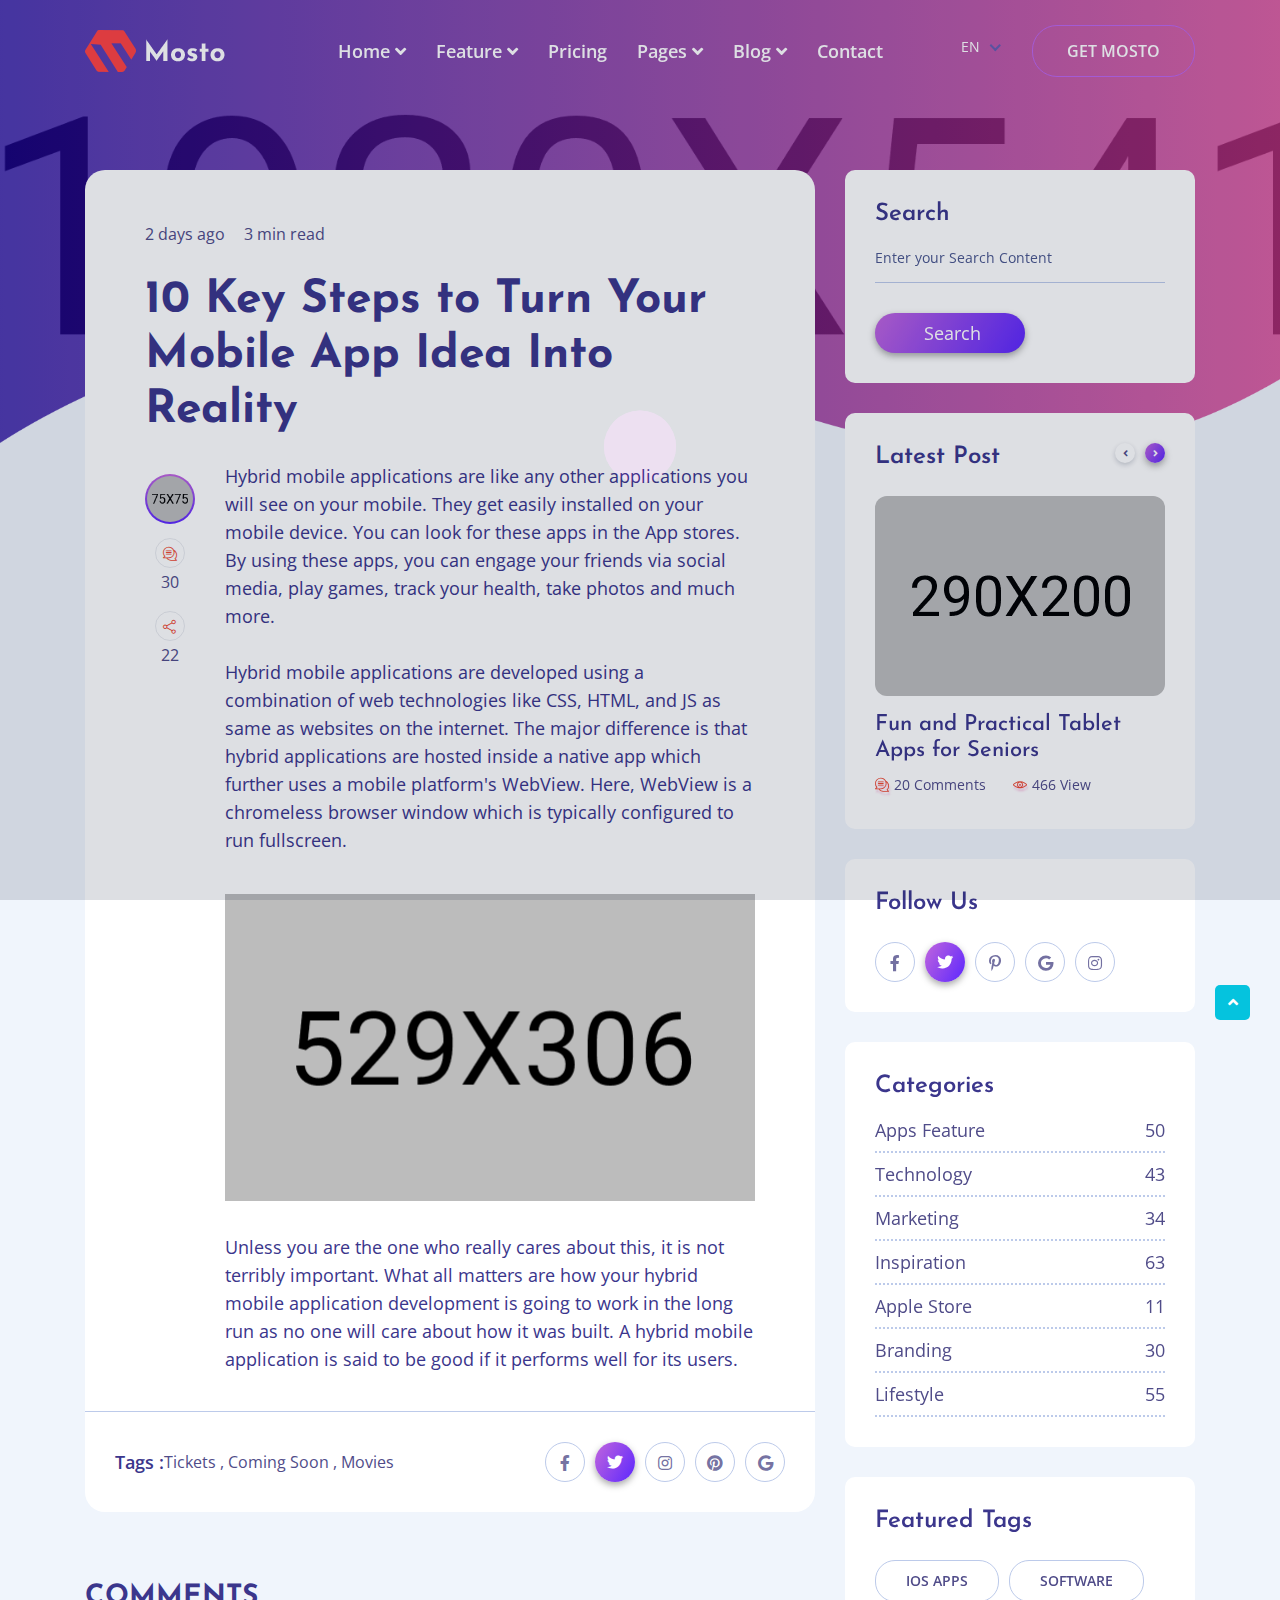
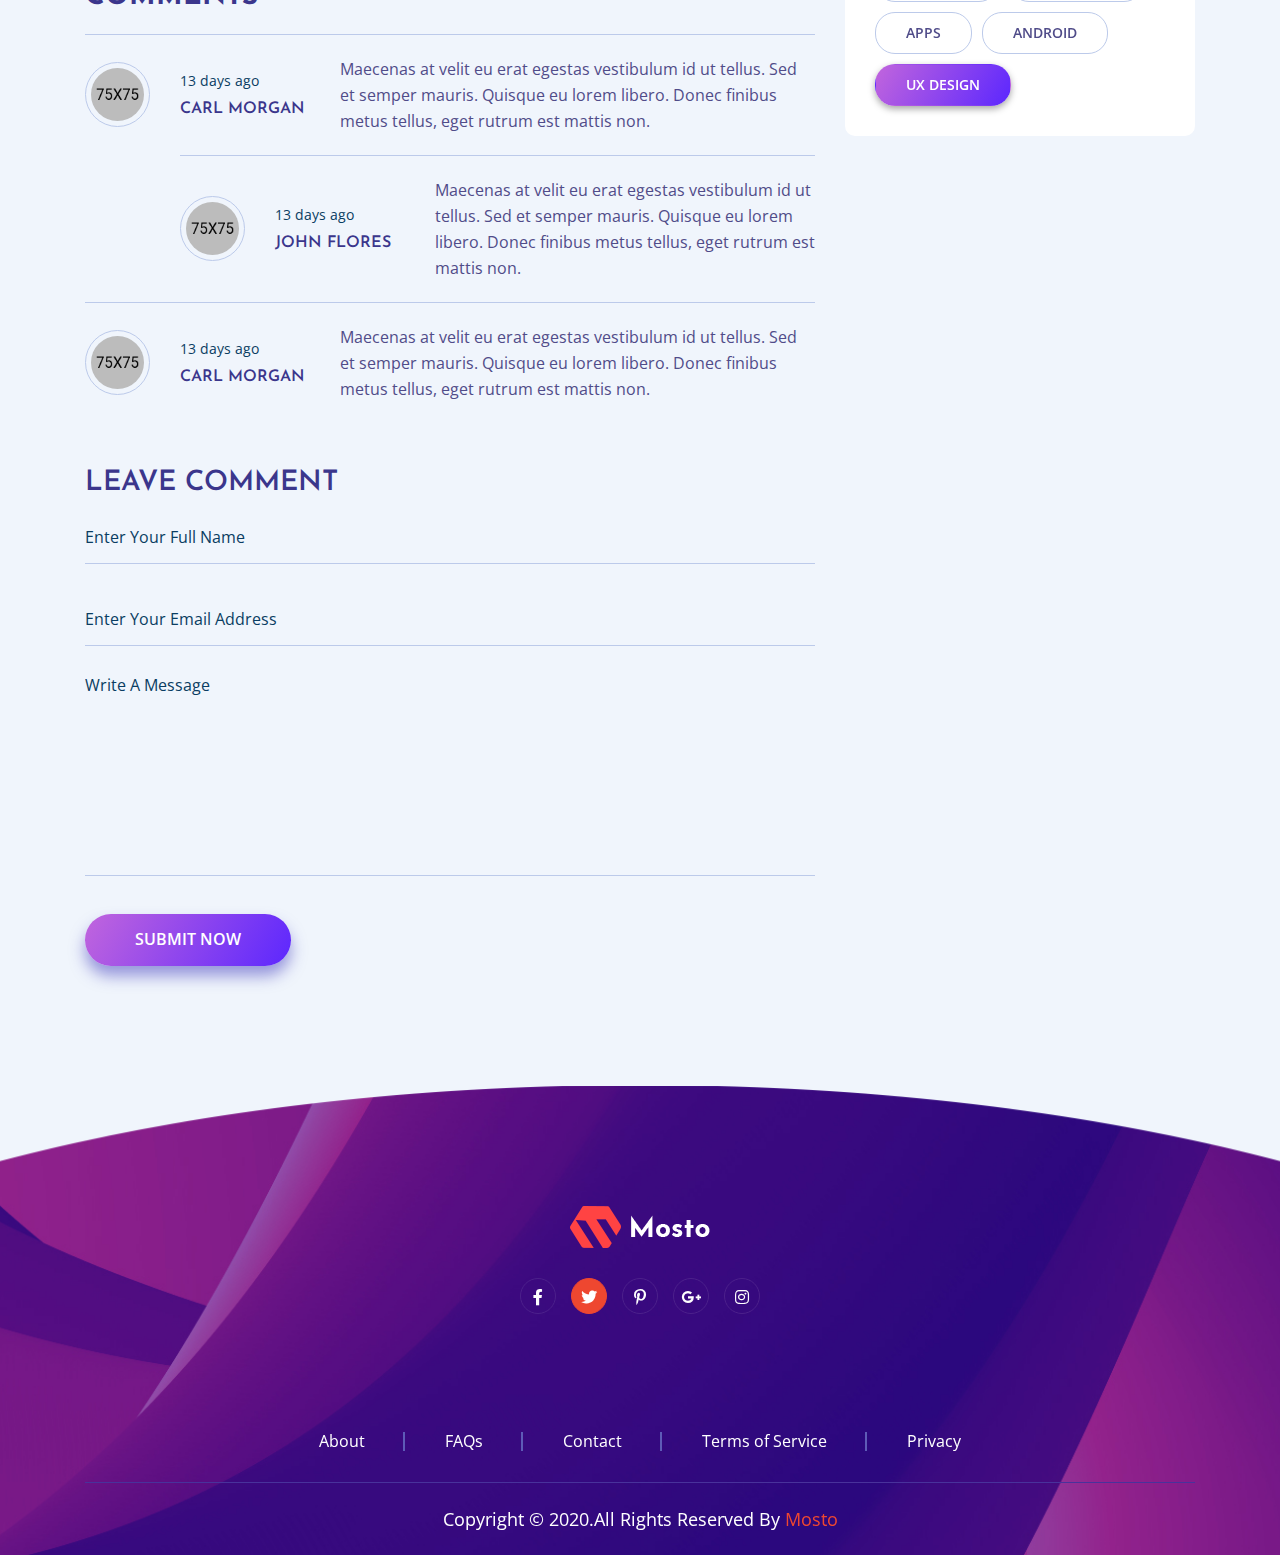
<file: blog-single-2.html>
<!DOCTYPE html>
<html lang="en">

<head>
    <meta charset="UTF-8">
    <meta name="viewport" content="width=device-width, initial-scale=1.0">
    <meta http-equiv="X-UA-Compatible" content="ie=edge">

    <title>Mosto - Software and App Landing Pages HTML Template</title>

    <link rel="stylesheet" href="./assets/css/bootstrap.min.css">
    <link rel="stylesheet" href="./assets/css/all.min.css">
    <link rel="stylesheet" href="./assets/css/animate.css">
    <link rel="stylesheet" href="./assets/css/nice-select.css">
    <link rel="stylesheet" href="./assets/css/owl.min.css">
    <link rel="stylesheet" href="./assets/css/jquery-ui.min.css">
    <link rel="stylesheet" href="./assets/css/magnific-popup.css">
    <link rel="stylesheet" href="./assets/css/flaticon.css">
    <link rel="stylesheet" href="./assets/css/main.css">

    <link rel="shortcut icon" href="assets/images/favicon.png" type="image/x-icon">
    
  
</head>

<body data-spy="scroll" data-target="#faq-menu" data-offset="150">
    <!--============= ScrollToTop Section Starts Here =============-->
    <div class="preloader">
        <div class="preloader-inner">
            <div class="preloader-icon">
                <span></span>
                <span></span>
            </div>
        </div>
    </div>
    <a href="#0" class="scrollToTop"><i class="fas fa-angle-up"></i></a>
    <div class="overlay"></div>
    <!--============= ScrollToTop Section Ends Here =============-->


    <!--============= Header Section Starts Here =============-->
    <header class="header-section inner-header">
        <div class="container">
            <div class="header-wrapper">
                <div class="logo">
                    <a href="index.html">
                        <img src="./assets/images/logo/logo.png" alt="logo">
                    </a>
                </div>
                <ul class="menu">
                    <li>
                        <a href="#0">Home</a>
                        <ul class="submenu">
                            <li>
                                <a href="#0">Home Apps</a>
                                <ul class="submenu">
                                    <li>
                                        <a href="index.html">Mobile App 1</a>
                                    </li>
                                    <li>
                                        <a href="index-2.html">Mobile App 2</a>
                                    </li>
                                    <li>
                                        <a href="index-3.html">Mobile App 3</a>
                                    </li>
                                    <li>
                                        <a href="index-4.html">Mobile App 4</a>
                                    </li>
                                </ul>
                            </li>
                            <li>
                                <a href="#0">Home Messenger</a>
                                <ul class="submenu">
                                    <li>
                                        <a href="index-5.html">Messenger 1</a>
                                    </li>
                                    <li>
                                        <a href="index-6.html">Messenger 2</a>
                                    </li>
                                </ul>
                            </li>
                            <li>
                                <a href="#0">Home Web</a>
                                <ul class="submenu">
                                    <li>
                                        <a href="index-7.html">Web 1</a>
                                    </li>
                                    <li>
                                        <a href="index-8.html">Web 2</a>
                                    </li>
                                </ul>
                            </li>
                            <li>
                                <a href="#0">Home Dextop</a>
                                <ul class="submenu">
                                    <li>
                                        <a href="index-9.html">Dextop 1</a>
                                    </li>
                                    <li>
                                        <a href="index-10.html">Dextop 2</a>
                                    </li>
                                    <li>
                                        <a href="index-11.html">Dextop 3</a>
                                    </li>
                                </ul>
                            </li>
                            <li>
                                <a href="#0">Home Watchapp</a>
                                <ul class="submenu">
                                    <li>
                                        <a href="index-12.html">Watchapp 1</a>
                                    </li>
                                    <li>
                                        <a href="index-13.html">Watchapp 2</a>
                                    </li>
                                </ul>
                            </li>
                            <li>
                                <a href="#0">Home Hero Video</a>
                                <ul class="submenu">
                                    <li>
                                        <a href="index-14.html">Hero Video 1</a>
                                    </li>
                                    <li>
                                        <a href="index-15.html">Hero Video 2</a>
                                    </li>
                                </ul>
                            </li>
                        </ul>
                    </li>
                    <li>
                        <a href="#0">Feature</a>
                        <ul class="submenu">
                            <li>
                                <a href="feature.html">Feature 1</a>
                            </li>
                            <li>
                                <a href="feature-2.html">Feature 2</a>
                            </li>
                            <li>
                                <a href="feature-3.html">Feature 3</a>
                            </li>
                        </ul>
                    </li>
                    <li>
                        <a href="pricing-plan.html">Pricing</a>
                    </li>
                    <li>
                        <a href="#0">Pages</a>
                        <ul class="submenu">
                            <li>
                                <a href="about.html">about</a>
                            </li>
                            <li>
                                <a href="app-download.html">app download</a>
                            </li>
                            <li>
                                <a href="#0">Team</a>
                                <ul class="submenu">
                                    <li>
                                        <a href="team.html">Team</a>
                                    </li>
                                    <li>
                                        <a href="team-single.html">Team Single</a>
                                    </li>
                                </ul>
                            </li>
                            <li>
                                <a href="#0">Account</a>
                                <ul class="submenu">
                                    <li>
                                        <a href="sign-up.html">Sign Up</a>
                                    </li>
                                    <li>
                                        <a href="sign-in.html">Sign In</a>
                                    </li>
                                </ul>
                            </li>
                            <li>
                                <a href="faqs.html">FAQs</a>
                            </li>
                            <li>
                                <a href="partners.html">Partners</a>
                            </li>
                            <li>
                                <a href="privacy-policy.html">Privacy Policy</a>
                            </li>
                            <li>
                                <a href="coming-soon.html">Coming Soon</a>
                            </li>
                            <li>
                                <a href="change-password.html">Change Password</a>
                            </li>
                            <li>
                                <a href="reset-password.html">Password Reset</a>
                            </li>
                            <li>
                                <a href="reviews.html">review</a>
                            </li>
                            <li>
                                <a href="404.html">404</a>
                            </li>
                        </ul>
                    </li>
                    <li>
                        <a href="#0">Blog</a>
                        <ul class="submenu">
                            <li>
                                <a href="blog.html">blog style 1</a>
                            </li>
                            <li>
                                <a href="blog-type-two.html">blog style 1</a>
                            </li>
                            <li>
                                <a href="blog-single-1.html">blog Single 1</a>
                            </li>
                            <li>
                                <a href="blog-single-2.html">blog Single 2</a>
                            </li>
                        </ul>
                    </li>
                    <li>
                        <a href="contact.html">contact</a>
                    </li>
                    <li class="d-sm-none">
                        <a href="#0" class="m-0 header-button">Get Mosto</a>
                    </li>
                </ul>
                <div class="header-bar d-lg-none">
                    <span></span>
                    <span></span>
                    <span></span>
                </div>
                <div class="header-right">
                    <select class="select-bar">
                        <option value="en">En</option>
                        <option value="Bn">Bn</option>
                        <option value="pk">Pk</option>
                        <option value="Fr">Fr</option>
                    </select>
                    <a href="#0" class="header-button d-none d-sm-inline-block">Get Mosto</a>
                </div>
            </div>
        </div>
    </header>
    <!--============= Header Section Ends Here =============-->


    <!--============= Header Section Ends Here =============-->
    <section class="page-header single-header blog-single-header bg_img oh" data-background="./assets/images/blog/page-header.jpg">
        <div class="bottom-shape">
            <img src="./assets/css/img/page-header2.png" alt="css">
        </div>
    </section>
    <!--============= Header Section Ends Here =============-->


    
    <!--============= Blog Section Starts Here =============-->
    <section class="blog-single-section padding-bottom">
        <div class="container">
            <div class="row justify-content-center">
                <div class="col-lg-8 mb-70 mb-lg-0">
                    <article>
                        <div class="post-details">
                            <div class="post-inner">
                                <div class="post-header">
                                    <div class="meta-post">
                                        <a href="#0" class="read">2 days ago</a>
                                        <a href="#0" class="read">3 min read</a>
                                    </div>
                                    <h3 class="title">
                                        10 Key Steps to Turn Your Mobile App Idea Into Reality
                                    </h3>
                                </div>
                                <div class="post-content">
                                    <div class="entry-meta">
                                        <div class="thumb">
                                            <a href="#0">
                                                <img src="./assets/images/blog/author.png" alt="blog">
                                            </a>
                                        </div>
                                        <a href="#0" class="comment">
                                            <i class="flaticon-chat-1"></i>
                                            <span>30</span>
                                        </a>
                                        <a href="#0" class="comment">
                                            <i class="flaticon-share"></i>
                                            <span>22</span>
                                        </a>
                                    </div>
                                    <div class="entry-content">
                                        <p>Hybrid mobile applications are like any other applications you will see on your mobile. They get easily installed on your mobile device. You can look for these apps in the App stores. By using these apps, you can engage your friends via social media, play games, track your health, take photos and much more.</p>
                                        <p>Hybrid mobile applications are developed using a combination of web technologies like CSS, HTML, and JS as same as websites on the internet. The major difference is that hybrid applications are hosted inside a native app which further uses a mobile platform's WebView. Here, WebView is a chromeless browser window which is typically configured to run fullscreen.</p>
                                        <img src="./assets/images/blog/blog6.jpg" alt="blog">
                                        <p>Unless you are the one who really cares about this, it is not terribly important. What all matters are how your hybrid mobile application development is going to work in the long run as no one will care about how it was built. A hybrid mobile application is said to be good if it performs well for its users.</p>
                                    </div>
                                </div>
                            </div>
                            <div class="tags-area">
                                <div class="tags">
                                    <span>
                                        Tags : 
                                    </span>
                                    <div class="tags-item">
                                        <a href="#0"> Tickets </a>
                                        <a href="#0"> Coming Soon </a>
                                        <a href="#0"> Movies </a>
                                    </div>
                                </div>
                                <ul class="social-icons">
                                    <li>
                                        <a href="#0">
                                            <i class="fab fa-facebook-f"></i>
                                        </a>
                                    </li>
                                    <li>
                                        <a href="#0" class="active">
                                            <i class="fab fa-twitter"></i>
                                        </a>
                                    </li>
                                    <li>
                                        <a href="#0">
                                            <i class="fab fa-instagram"></i>
                                        </a>
                                    </li>
                                    <li>
                                        <a href="#0">
                                            <i class="fab fa-pinterest"></i>
                                        </a>
                                    </li>
                                    <li>
                                        <a href="#0">
                                            <i class="fab fa-google"></i>
                                        </a>
                                    </li>
                                </ul>
                            </div>
                        </div>
                        <div class="blog-comment">
                            <h5 class="title">comments</h5>
                            <ul class="comment-area">
                                <li>
                                    <div class="blog-item">
                                        <div class="blog-thumb">
                                            <a href="#0">
                                                <img src="./assets/images/blog/author2.png" alt="blog">
                                            </a>
                                        </div>
                                        <div class="blog-thumb-info">
                                            <span>13 days ago</span>
                                            <h6 class="title"><a href="#0">carl morgan</a></h6>
                                        </div>
                                        <div class="blog-content">
                                            <p>
                                                Maecenas at velit eu erat egestas vestibulum id ut tellus. Sed et semper mauris. Quisque eu lorem libero. Donec finibus metus tellus, eget rutrum est mattis non.
                                            </p>
                                        </div>
                                    </div>
                                    <ul>
                                        <li>
                                            <div class="blog-item">
                                                <div class="blog-thumb">
                                                    <a href="#0">
                                                        <img src="./assets/images/blog/author1.png" alt="blog">
                                                    </a>
                                                </div>
                                                <div class="blog-thumb-info">
                                                    <span>13 days ago</span>
                                                    <h6 class="title"><a href="#0">john flores</a></h6>
                                                </div>
                                                <div class="blog-content">
                                                    <p>
                                                        Maecenas at velit eu erat egestas vestibulum id ut tellus. Sed et semper mauris. Quisque eu lorem libero. Donec finibus metus tellus, eget rutrum est mattis non.
                                                    </p>
                                                </div>
                                            </div>
                                        </li>
                                    </ul>
                                </li>
                                <li>
                                    <div class="blog-item">
                                        <div class="blog-thumb">
                                            <a href="#0">
                                                <img src="./assets/images/blog/author3.png" alt="blog">
                                            </a>
                                        </div>
                                        <div class="blog-thumb-info">
                                            <span>13 days ago</span>
                                            <h6 class="title"><a href="#0">carl morgan</a></h6>
                                        </div>
                                        <div class="blog-content">
                                            <p>
                                                Maecenas at velit eu erat egestas vestibulum id ut tellus. Sed et semper mauris. Quisque eu lorem libero. Donec finibus metus tellus, eget rutrum est mattis non.
                                            </p>
                                        </div>
                                    </div>
                                </li>
                            </ul>
                            <div class="leave-comment">
                                <h5 class="title">leave comment</h5>
                                <form class="blog-form">
                                    <div class="form-group">
                                        <input type="text" placeholder="Enter Your Full Name" required name="name">
                                    </div>
                                    <div class="form-group">
                                        <input type="text" placeholder="Enter Your Email Address" required name="email">
                                    </div>
                                    <div class="form-group">
                                        <textarea placeholder="Write A Message" required name="message"></textarea>
                                    </div>
                                    <div class="form-group">
                                        <input type="submit" value="Submit Now">
                                    </div>
                                </form>
                            </div>
                    </article>
                </div>
                <div class="col-lg-4 col-md-8 col-sm-10">
                    <aside class="sticky-menu">
                        <div class="widget widget-search">
                            <h5 class="title">search</h5>
                            <form class="search-form">
                                <input type="text" placeholder="Enter your Search Content" required>
                                <button type="submit"><i class="flaticon-loupe"></i>Search</button>
                            </form>
                        </div>
                        <div class="widget widget-post">
                            <h5 class="title">latest post</h5>
                            <div class="slider-nav">
                                <span class="widget-prev"><i class="fas fa-angle-left"></i></span>
                                <span class="widget-next active"><i class="fas fa-angle-right"></i></span>
                            </div>
                            <div class="widget-slider owl-carousel owl-theme">
                                <div class="item">
                                    <div class="thumb">
                                        <a href="#0">
                                            <img src="./assets/images/blog/slider01.png" alt="blog">
                                        </a>
                                    </div>
                                    <div class="content">
                                        <h6 class="p-title">
                                            <a href="#0">Fun and Practical Tablet 
                                                Apps for Seniors</a>
                                        </h6>
                                        <div class="meta-post">
                                            <a href="#0" class="mr-4"><i class="flaticon-chat-1"></i>20 Comments</a>
                                            <a href="#0"><i class="flaticon-eye"></i>466 View</a>
                                        </div>
                                    </div>
                                </div>
                                <div class="item">
                                    <div class="thumb">
                                        <a href="#0">
                                            <img src="./assets/images/blog/slider01.png" alt="blog">
                                        </a>
                                    </div>
                                    <div class="content">
                                        <h6 class="p-title">
                                            <a href="#0">Fun and Practical Tablet 
                                                Apps for Seniors</a>
                                        </h6>
                                        <div class="meta-post">
                                            <a href="#0" class="mr-4"><i class="flaticon-chat-1"></i>20 Comments</a>
                                            <a href="#0"><i class="flaticon-eye"></i>466 View</a>
                                        </div>
                                    </div>
                                </div>
                            </div>
                        </div>
                        <div class="widget widget-follow">
                            <h5 class="title">Follow Us</h5>
                            <ul class="social-icons">
                                <li>
                                    <a href="#0" class="">
                                        <i class="fab fa-facebook-f"></i>
                                    </a>
                                </li>
                                <li>
                                    <a href="#0" class="active">
                                        <i class="fab fa-twitter"></i>
                                    </a>
                                </li>
                                <li>
                                    <a href="#0" class="">
                                        <i class="fab fa-pinterest-p"></i>
                                    </a>
                                </li>
                                <li>
                                    <a href="#0">
                                        <i class="fab fa-google"></i>
                                    </a>
                                </li>
                                <li>
                                    <a href="#0">
                                        <i class="fab fa-instagram"></i>
                                    </a>
                                </li>
                            </ul>
                        </div>
                        <div class="widget widget-categories">
                            <h5 class="title">categories</h5>
                            <ul>
                                <li>
                                    <a href="#0">
                                        <span>Apps Feature</span><span>50</span>
                                    </a>
                                </li>
                                <li>
                                    <a href="#0">
                                        <span>Technology</span><span>43</span>
                                    </a>
                                </li>
                                <li>
                                    <a href="#0">
                                        <span>Marketing </span><span>34</span>
                                    </a>
                                </li>
                                <li>
                                    <a href="#0">
                                        <span>Inspiration</span><span>63</span>
                                    </a>
                                </li>
                                <li>
                                    <a href="#0">
                                        <span>Apple Store  </span><span>11</span>
                                    </a>
                                </li>
                                <li>
                                    <a href="#0">
                                        <span>Branding</span><span>30</span>
                                    </a>
                                </li>
                                <li>
                                    <a href="#0">
                                        <span>Lifestyle </span><span>55</span>
                                    </a>
                                </li>
                            </ul>
                        </div>
                        <div class="widget widget-tags">
                            <h5 class="title">featured tags</h5>
                            <ul>
                                <li>
                                    <a href="#0">IOS APPS</a>
                                </li>
                                <li>
                                    <a href="#0">SOFTWARE</a>
                                </li>
                                <li>
                                    <a href="#0">APPS
                                    </a>
                                </li>
                                <li>
                                    <a href="#0">ANDROID</a>
                                </li>
                                <li>
                                    <a href="#0" class="active">UX DESIGN</a>
                                </li>
                            </ul>
                        </div>
                    </aside>
                </div>
            </div>
        </div>
    </section>
    <!--============= Blog Section Ends Here =============-->


    <!--============= Footer Section Starts Here =============-->
    <footer class="footer-section bg_img" data-background="./assets/images/footer/footer-bg.jpg">
        <div class="container">
            <div class="footer-top padding-top padding-bottom">
                <div class="logo">
                    <a href="#0">
                        <img src="./assets/images/logo/footer-logo.png" alt="logo">
                    </a>
                </div>
                <ul class="social-icons">
                    <li>
                        <a href="#0"><i class="fab fa-facebook-f"></i></a>
                    </li>
                    <li>
                        <a href="#0" class="active"><i class="fab fa-twitter"></i></a>
                    </li>
                    <li>
                        <a href="#0"><i class="fab fa-pinterest-p"></i></a>
                    </li>
                    <li>
                        <a href="#0"><i class="fab fa-google-plus-g"></i></a>
                    </li>
                    <li>
                        <a href="#0"><i class="fab fa-instagram"></i></a>
                    </li>
                </ul>
            </div>
            <div class="footer-bottom">
                <ul class="footer-link">
                    <li>
                        <a href="#0">About</a>
                    </li>
                    <li>
                        <a href="#0">FAQs</a>
                    </li>
                    <li>
                        <a href="#0">Contact</a>
                    </li>
                    <li>
                        <a href="#0">Terms of Service</a>
                    </li>
                    <li>
                        <a href="#0">Privacy</a>
                    </li>
                </ul>
            </div>
            <div class="copyright">
                <p>
                    Copyright © 2020.All Rights Reserved By <a href="#0">Mosto</a>
                </p>
            </div>
        </div>
    </footer>
    <!--============= Footer Section Ends Here =============-->

    <script src="./assets/js/jquery-3.3.1.min.js"></script>
    <script src="./assets/js/modernizr-3.6.0.min.js"></script>
    <script src="./assets/js/plugins.js"></script>
    <script src="./assets/js/bootstrap.min.js"></script>
    <script src="./assets/js/magnific-popup.min.js"></script>
    <script src="./assets/js/jquery-ui.min.js"></script>
    <script src="./assets/js/wow.min.js"></script>
    <script src="./assets/js/waypoints.js"></script>
    <script src="./assets/js/nice-select.js"></script>
    <script src="./assets/js/owl.min.js"></script>
    <script src="./assets/js/counterup.min.js"></script>
    <script src="./assets/js/paroller.js"></script>
    <script src="./assets/js/main.js"></script>


</body>

</html>
</file>
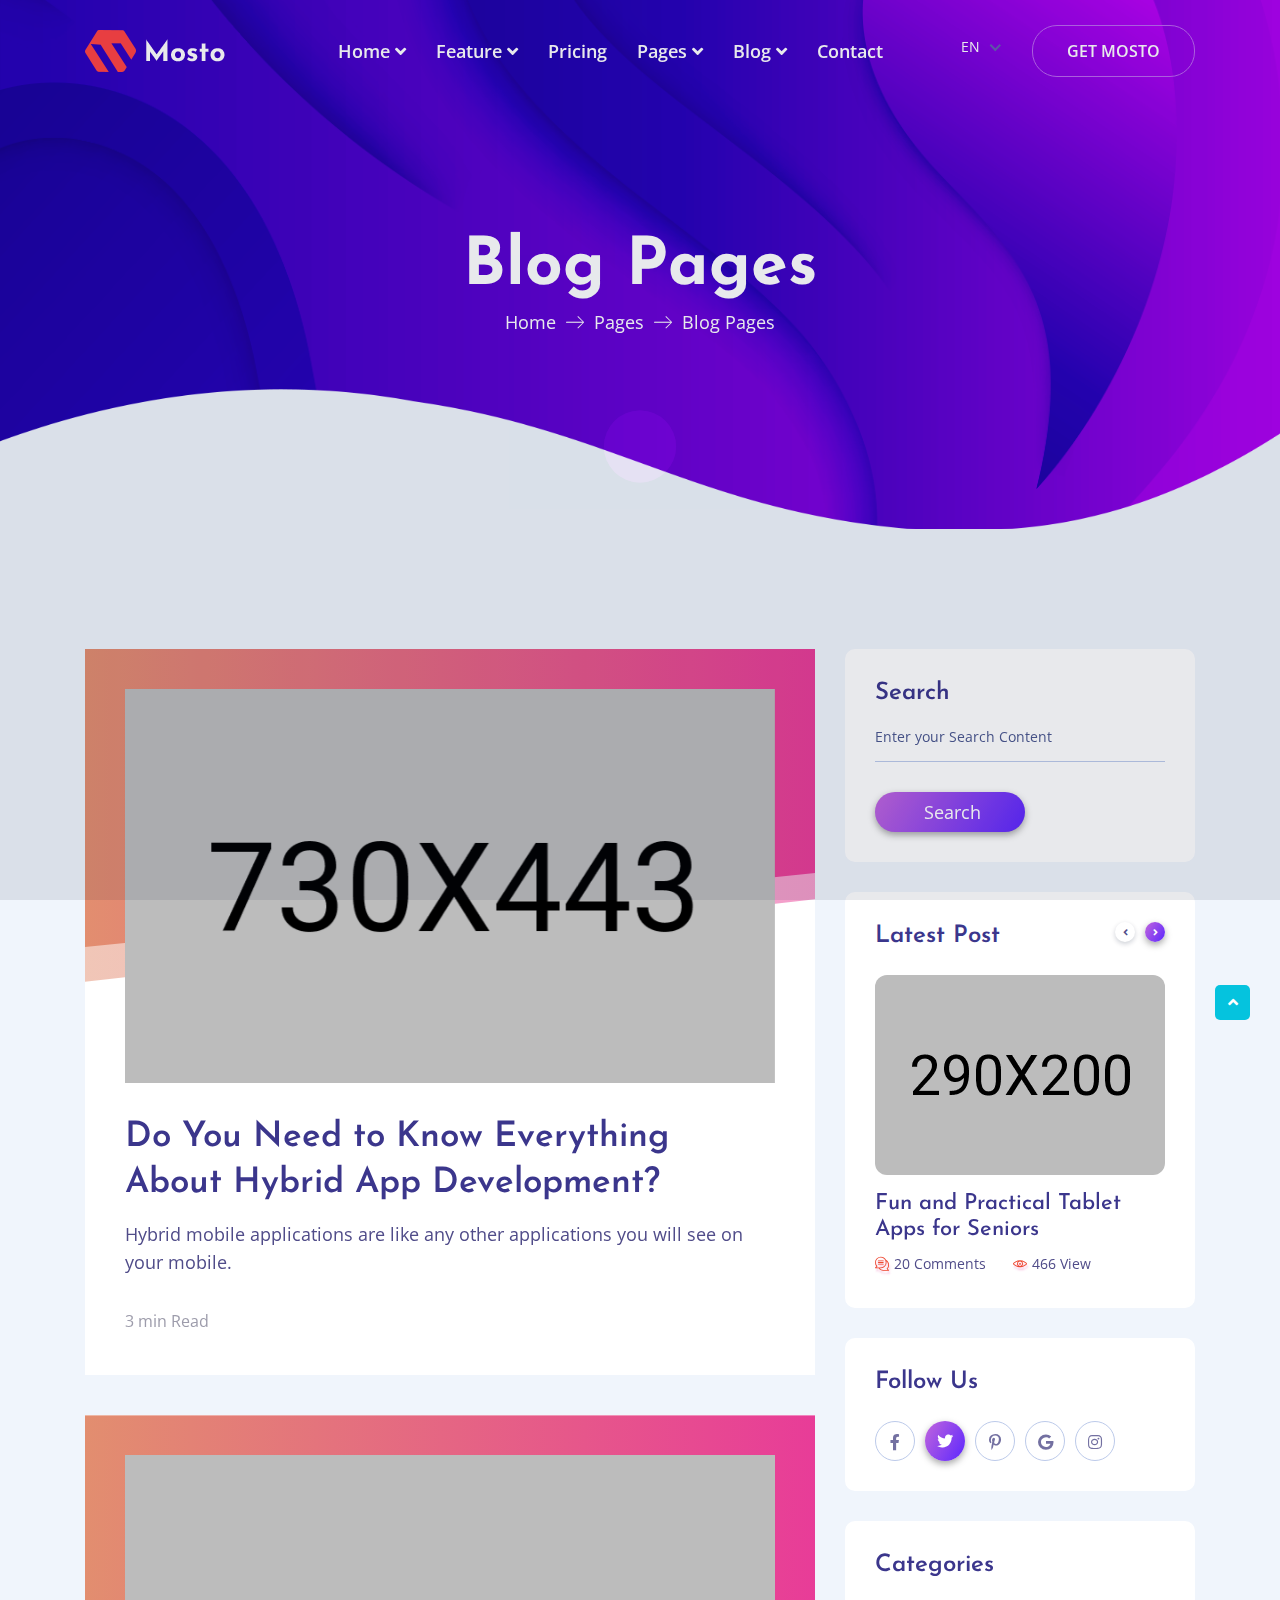
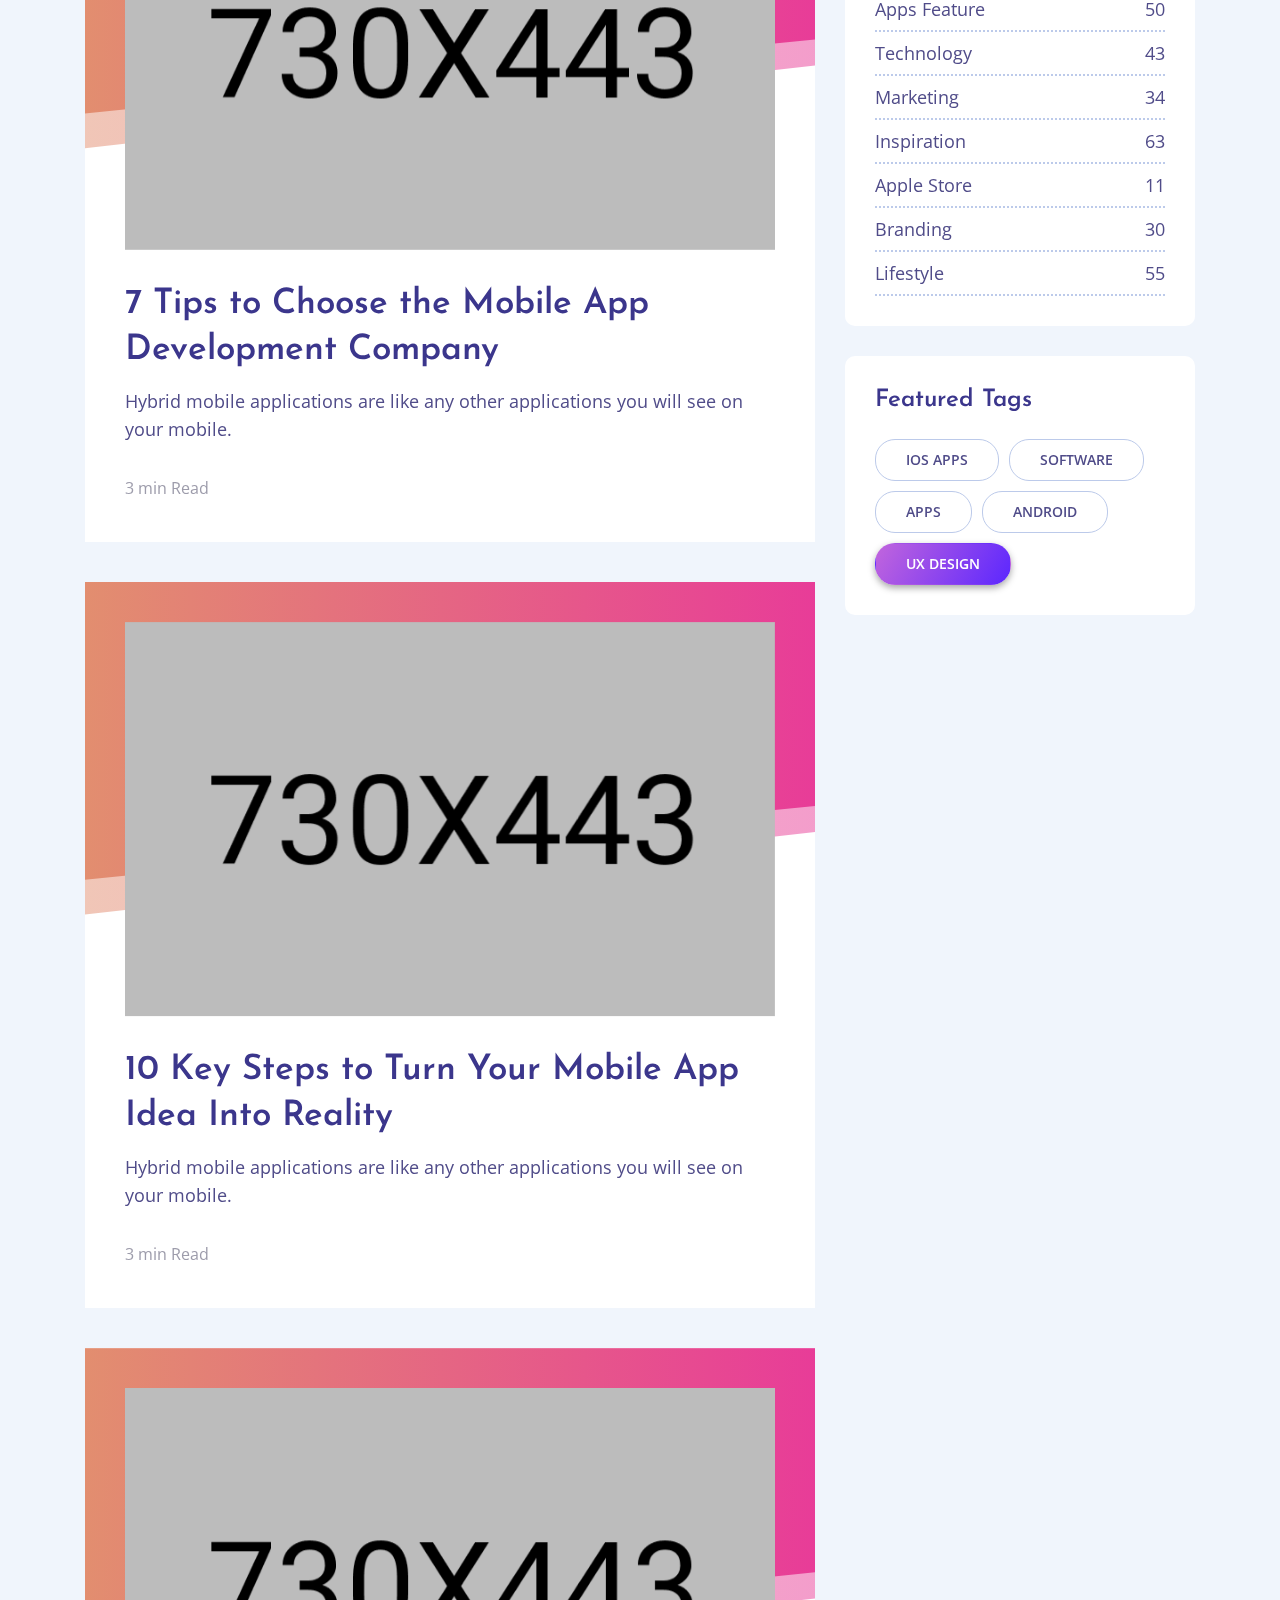
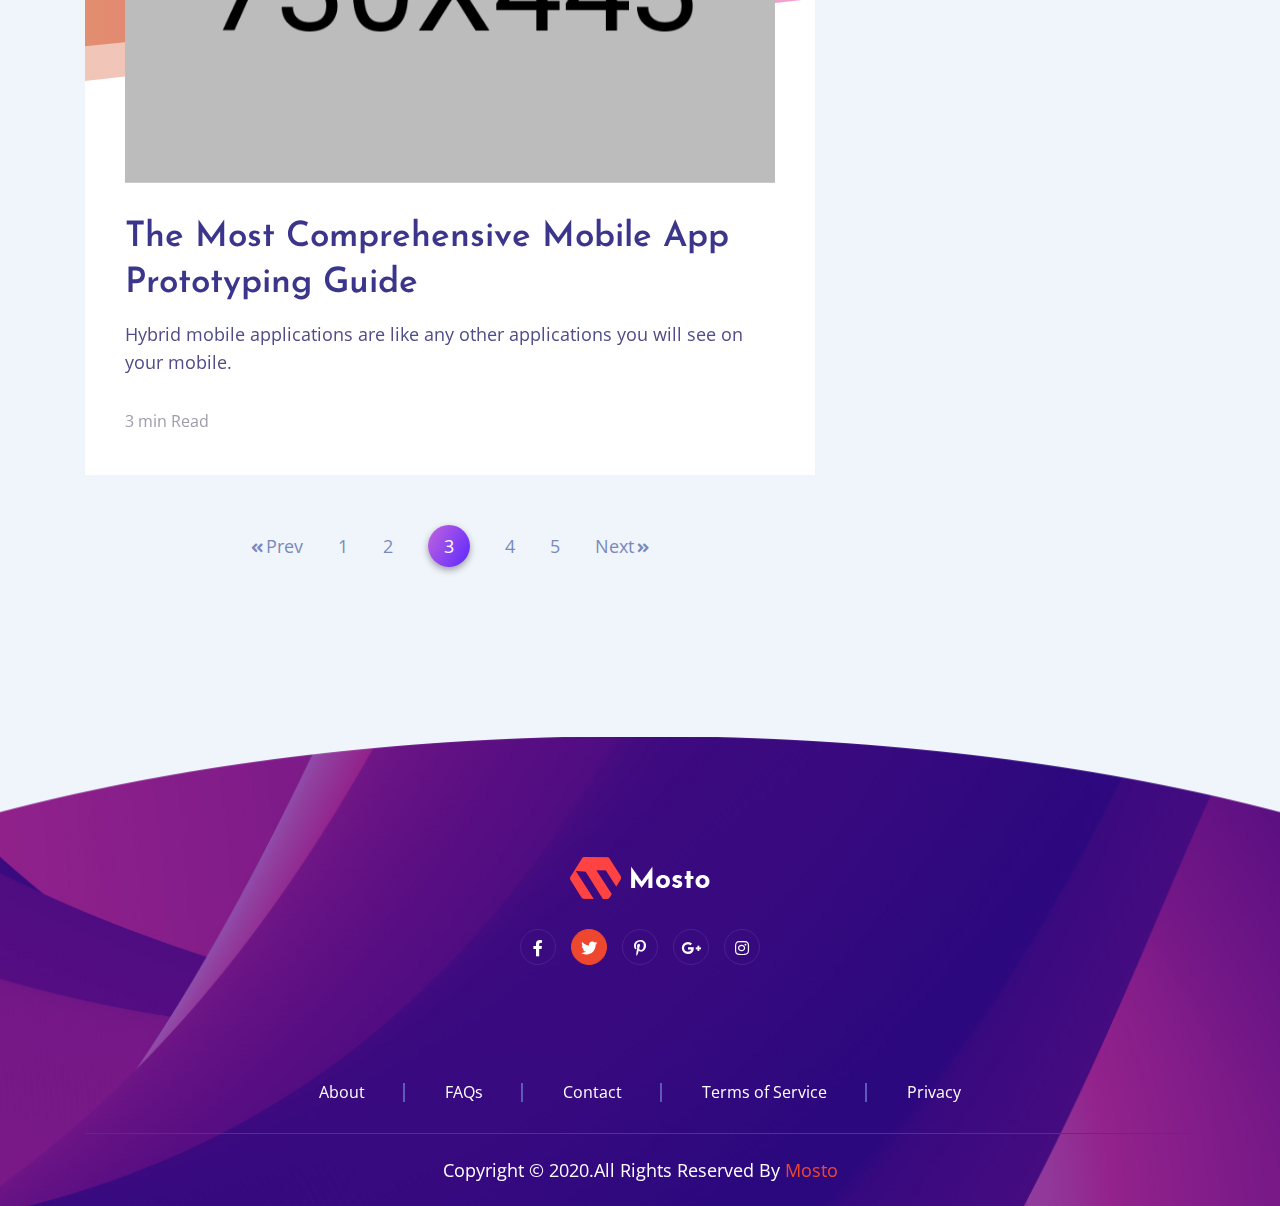
<file: blog-type-two.html>
<!DOCTYPE html>
<html lang="en">

<head>
    <meta charset="UTF-8">
    <meta name="viewport" content="width=device-width, initial-scale=1.0">
    <meta http-equiv="X-UA-Compatible" content="ie=edge">

    <title>Mosto - Software and App Landing Pages HTML Template</title>

    <link rel="stylesheet" href="./assets/css/bootstrap.min.css">
    <link rel="stylesheet" href="./assets/css/all.min.css">
    <link rel="stylesheet" href="./assets/css/animate.css">
    <link rel="stylesheet" href="./assets/css/nice-select.css">
    <link rel="stylesheet" href="./assets/css/owl.min.css">
    <link rel="stylesheet" href="./assets/css/jquery-ui.min.css">
    <link rel="stylesheet" href="./assets/css/magnific-popup.css">
    <link rel="stylesheet" href="./assets/css/flaticon.css">
    <link rel="stylesheet" href="./assets/css/main.css">

    <link rel="shortcut icon" href="assets/images/favicon.png" type="image/x-icon">
    
  
</head>

<body data-spy="scroll" data-target="#faq-menu" data-offset="150">
    <!--============= ScrollToTop Section Starts Here =============-->
    <div class="preloader">
        <div class="preloader-inner">
            <div class="preloader-icon">
                <span></span>
                <span></span>
            </div>
        </div>
    </div>
    <a href="#0" class="scrollToTop"><i class="fas fa-angle-up"></i></a>
    <div class="overlay"></div>
    <!--============= ScrollToTop Section Ends Here =============-->


    <!--============= Header Section Starts Here =============-->
    <header class="header-section inner-header">
        <div class="container">
            <div class="header-wrapper">
                <div class="logo">
                    <a href="index.html">
                        <img src="./assets/images/logo/logo.png" alt="logo">
                    </a>
                </div>
                <ul class="menu">
                    <li>
                        <a href="#0">Home</a>
                        <ul class="submenu">
                            <li>
                                <a href="#0">Home Apps</a>
                                <ul class="submenu">
                                    <li>
                                        <a href="index.html">Mobile App 1</a>
                                    </li>
                                    <li>
                                        <a href="index-2.html">Mobile App 2</a>
                                    </li>
                                    <li>
                                        <a href="index-3.html">Mobile App 3</a>
                                    </li>
                                    <li>
                                        <a href="index-4.html">Mobile App 4</a>
                                    </li>
                                </ul>
                            </li>
                            <li>
                                <a href="#0">Home Messenger</a>
                                <ul class="submenu">
                                    <li>
                                        <a href="index-5.html">Messenger 1</a>
                                    </li>
                                    <li>
                                        <a href="index-6.html">Messenger 2</a>
                                    </li>
                                </ul>
                            </li>
                            <li>
                                <a href="#0">Home Web</a>
                                <ul class="submenu">
                                    <li>
                                        <a href="index-7.html">Web 1</a>
                                    </li>
                                    <li>
                                        <a href="index-8.html">Web 2</a>
                                    </li>
                                </ul>
                            </li>
                            <li>
                                <a href="#0">Home Dextop</a>
                                <ul class="submenu">
                                    <li>
                                        <a href="index-9.html">Dextop 1</a>
                                    </li>
                                    <li>
                                        <a href="index-10.html">Dextop 2</a>
                                    </li>
                                    <li>
                                        <a href="index-11.html">Dextop 3</a>
                                    </li>
                                </ul>
                            </li>
                            <li>
                                <a href="#0">Home Watchapp</a>
                                <ul class="submenu">
                                    <li>
                                        <a href="index-12.html">Watchapp 1</a>
                                    </li>
                                    <li>
                                        <a href="index-13.html">Watchapp 2</a>
                                    </li>
                                </ul>
                            </li>
                            <li>
                                <a href="#0">Home Hero Video</a>
                                <ul class="submenu">
                                    <li>
                                        <a href="index-14.html">Hero Video 1</a>
                                    </li>
                                    <li>
                                        <a href="index-15.html">Hero Video 2</a>
                                    </li>
                                </ul>
                            </li>
                        </ul>
                    </li>
                    <li>
                        <a href="#0">Feature</a>
                        <ul class="submenu">
                            <li>
                                <a href="feature.html">Feature 1</a>
                            </li>
                            <li>
                                <a href="feature-2.html">Feature 2</a>
                            </li>
                            <li>
                                <a href="feature-3.html">Feature 3</a>
                            </li>
                        </ul>
                    </li>
                    <li>
                        <a href="pricing-plan.html">Pricing</a>
                    </li>
                    <li>
                        <a href="#0">Pages</a>
                        <ul class="submenu">
                            <li>
                                <a href="about.html">about</a>
                            </li>
                            <li>
                                <a href="app-download.html">app download</a>
                            </li>
                            <li>
                                <a href="#0">Team</a>
                                <ul class="submenu">
                                    <li>
                                        <a href="team.html">Team</a>
                                    </li>
                                    <li>
                                        <a href="team-single.html">Team Single</a>
                                    </li>
                                </ul>
                            </li>
                            <li>
                                <a href="#0">Account</a>
                                <ul class="submenu">
                                    <li>
                                        <a href="sign-up.html">Sign Up</a>
                                    </li>
                                    <li>
                                        <a href="sign-in.html">Sign In</a>
                                    </li>
                                </ul>
                            </li>
                            <li>
                                <a href="faqs.html">FAQs</a>
                            </li>
                            <li>
                                <a href="partners.html">Partners</a>
                            </li>
                            <li>
                                <a href="privacy-policy.html">Privacy Policy</a>
                            </li>
                            <li>
                                <a href="coming-soon.html">Coming Soon</a>
                            </li>
                            <li>
                                <a href="change-password.html">Change Password</a>
                            </li>
                            <li>
                                <a href="reset-password.html">Password Reset</a>
                            </li>
                            <li>
                                <a href="reviews.html">review</a>
                            </li>
                            <li>
                                <a href="404.html">404</a>
                            </li>
                        </ul>
                    </li>
                    <li>
                        <a href="#0">Blog</a>
                        <ul class="submenu">
                            <li>
                                <a href="blog.html">blog style 1</a>
                            </li>
                            <li>
                                <a href="blog-type-two.html">blog style 1</a>
                            </li>
                            <li>
                                <a href="blog-single-1.html">blog Single 1</a>
                            </li>
                            <li>
                                <a href="blog-single-2.html">blog Single 2</a>
                            </li>
                        </ul>
                    </li>
                    <li>
                        <a href="contact.html">contact</a>
                    </li>
                    <li class="d-sm-none">
                        <a href="#0" class="m-0 header-button">Get Mosto</a>
                    </li>
                </ul>
                <div class="header-bar d-lg-none">
                    <span></span>
                    <span></span>
                    <span></span>
                </div>
                <div class="header-right">
                    <select class="select-bar">
                        <option value="en">En</option>
                        <option value="Bn">Bn</option>
                        <option value="pk">Pk</option>
                        <option value="Fr">Fr</option>
                    </select>
                    <a href="#0" class="header-button d-none d-sm-inline-block">Get Mosto</a>
                </div>
            </div>
        </div>
    </header>
    <!--============= Header Section Ends Here =============-->


    <!--============= Header Section Ends Here =============-->
    <section class="page-header bg_img oh" data-background="./assets/images/page-header.png">
        <div class="bottom-shape d-none d-md-block">
            <img src="./assets/css/img/page-header.png" alt="css">
        </div>
        <div class="container">
            <div class="page-header-content cl-white">
                <h2 class="title">Blog Pages</h2>
                <ul class="breadcrumb">
                    <li>
                        <a href="index.html">Home</a>
                    </li>
                    <li>
                        <a href="#0">Pages</a>
                    </li>
                    <li>
                        Blog Pages
                    </li>
                </ul>
            </div>
        </div>
    </section>
    <!--============= Header Section Ends Here =============-->


    
    <!--============= Blog Section Starts Here =============-->
    <section class="blog-section padding-top padding-bottom">
        <div class="container">
            <div class="row justify-content-center">
                <div class="col-lg-8">
                    <article class="mb-40-none">
                        <div class="post-item style-two">
                            <div class="post-thumb">
                                <a href="blog-single-1.html"><img src="./assets/images/blog/blog1.jpg" alt="blog"></a>
                            </div>
                            <div class="post-content">
                                <h3 class="title">
                                    <a href="blog-single-1.html">Do You Need to Know Everything
                                        About Hybrid App Development? </a>
                                </h3>
                                <p>Hybrid mobile applications are like any other applications you will see 
                                    on your mobile.</p>
                                <a href="blog-single-1.html" class="read">3 min Read</a>
                            </div>
                        </div>
                        <div class="post-item style-two">
                            <div class="post-thumb">
                                <a href="blog-single-1.html"><img src="./assets/images/blog/blog2.jpg" alt="blog"></a>
                            </div>
                            <div class="post-content">
                                <h3 class="title">
                                    <a href="blog-single-1.html">7 Tips to Choose the Mobile App 
                                        Development Company </a>
                                </h3>
                                <p>Hybrid mobile applications are like any other applications you will see 
                                    on your mobile.</p>
                                <a href="blog-single-1.html" class="read">3 min Read</a>
                            </div>
                        </div>
                        <div class="post-item style-two">
                            <div class="post-thumb">
                                <a href="blog-single-1.html"><img src="./assets/images/blog/blog3.jpg" alt="blog"></a>
                            </div>
                            <div class="post-content">
                                <h3 class="title">
                                    <a href="blog-single-1.html">10 Key Steps to Turn Your Mobile 
                                        App Idea Into Reality</a>
                                </h3>
                                <p>Hybrid mobile applications are like any other applications you will see 
                                    on your mobile.</p>
                                <a href="blog-single-1.html" class="read">3 min Read</a>
                            </div>
                        </div>
                        <div class="post-item style-two">
                            <div class="post-thumb">
                                <a href="blog-single-1.html"><img src="./assets/images/blog/blog4.jpg" alt="blog"></a>
                            </div>
                            <div class="post-content">
                                <h3 class="title">
                                    <a href="blog-single-1.html">The Most Comprehensive Mobile 
                                        App Prototyping Guide</a>
                                </h3>
                                <p>Hybrid mobile applications are like any other applications you will see 
                                    on your mobile.</p>
                                <a href="blog-single-1.html" class="read">3 min Read</a>
                            </div>
                        </div>
                    </article>
                    <div class="pagination-area text-center pt-50 pb-50 pb-lg-none">
                        <a href="#0"><i class="fas fa-angle-double-left"></i><span>Prev</span></a>
                        <a href="#0">1</a>
                        <a href="#0">2</a>
                        <a href="#0" class="active">3</a>
                        <a href="#0">4</a>
                        <a href="#0">5</a>
                        <a href="#0"><span>Next</span><i class="fas fa-angle-double-right"></i></a>
                    </div>
                </div>
                <div class="col-lg-4 col-md-8 col-sm-10">
                    <aside class="sticky-menu">
                        <div class="widget widget-search">
                            <h5 class="title">search</h5>
                            <form class="search-form">
                                <input type="text" placeholder="Enter your Search Content" required>
                                <button type="submit"><i class="flaticon-loupe"></i>Search</button>
                            </form>
                        </div>
                        <div class="widget widget-post">
                            <h5 class="title">latest post</h5>
                            <div class="slider-nav">
                                <span class="widget-prev"><i class="fas fa-angle-left"></i></span>
                                <span class="widget-next active"><i class="fas fa-angle-right"></i></span>
                            </div>
                            <div class="widget-slider owl-carousel owl-theme">
                                <div class="item">
                                    <div class="thumb">
                                        <a href="#0">
                                            <img src="./assets/images/blog/slider01.png" alt="blog">
                                        </a>
                                    </div>
                                    <div class="content">
                                        <h6 class="p-title">
                                            <a href="#0">Fun and Practical Tablet 
                                                Apps for Seniors</a>
                                        </h6>
                                        <div class="meta-post">
                                            <a href="#0" class="mr-4"><i class="flaticon-chat-1"></i>20 Comments</a>
                                            <a href="#0"><i class="flaticon-eye"></i>466 View</a>
                                        </div>
                                    </div>
                                </div>
                                <div class="item">
                                    <div class="thumb">
                                        <a href="#0">
                                            <img src="./assets/images/blog/slider01.png" alt="blog">
                                        </a>
                                    </div>
                                    <div class="content">
                                        <h6 class="p-title">
                                            <a href="#0">Fun and Practical Tablet 
                                                Apps for Seniors</a>
                                        </h6>
                                        <div class="meta-post">
                                            <a href="#0" class="mr-4"><i class="flaticon-chat-1"></i>20 Comments</a>
                                            <a href="#0"><i class="flaticon-eye"></i>466 View</a>
                                        </div>
                                    </div>
                                </div>
                            </div>
                        </div>
                        <div class="widget widget-follow">
                            <h5 class="title">Follow Us</h5>
                            <ul class="social-icons">
                                <li>
                                    <a href="#0" class="">
                                        <i class="fab fa-facebook-f"></i>
                                    </a>
                                </li>
                                <li>
                                    <a href="#0" class="active">
                                        <i class="fab fa-twitter"></i>
                                    </a>
                                </li>
                                <li>
                                    <a href="#0" class="">
                                        <i class="fab fa-pinterest-p"></i>
                                    </a>
                                </li>
                                <li>
                                    <a href="#0">
                                        <i class="fab fa-google"></i>
                                    </a>
                                </li>
                                <li>
                                    <a href="#0">
                                        <i class="fab fa-instagram"></i>
                                    </a>
                                </li>
                            </ul>
                        </div>
                        <div class="widget widget-categories">
                            <h5 class="title">categories</h5>
                            <ul>
                                <li>
                                    <a href="#0">
                                        <span>Apps Feature</span><span>50</span>
                                    </a>
                                </li>
                                <li>
                                    <a href="#0">
                                        <span>Technology</span><span>43</span>
                                    </a>
                                </li>
                                <li>
                                    <a href="#0">
                                        <span>Marketing </span><span>34</span>
                                    </a>
                                </li>
                                <li>
                                    <a href="#0">
                                        <span>Inspiration</span><span>63</span>
                                    </a>
                                </li>
                                <li>
                                    <a href="#0">
                                        <span>Apple Store  </span><span>11</span>
                                    </a>
                                </li>
                                <li>
                                    <a href="#0">
                                        <span>Branding</span><span>30</span>
                                    </a>
                                </li>
                                <li>
                                    <a href="#0">
                                        <span>Lifestyle </span><span>55</span>
                                    </a>
                                </li>
                            </ul>
                        </div>
                        <div class="widget widget-tags">
                            <h5 class="title">featured tags</h5>
                            <ul>
                                <li>
                                    <a href="#0">IOS APPS</a>
                                </li>
                                <li>
                                    <a href="#0">SOFTWARE</a>
                                </li>
                                <li>
                                    <a href="#0">APPS
                                    </a>
                                </li>
                                <li>
                                    <a href="#0">ANDROID</a>
                                </li>
                                <li>
                                    <a href="#0" class="active">UX DESIGN</a>
                                </li>
                            </ul>
                        </div>
                    </aside>
                </div>
            </div>
        </div>
    </section>
    <!--============= Blog Section Ends Here =============-->


    <!--============= Footer Section Starts Here =============-->
    <footer class="footer-section bg_img" data-background="./assets/images/footer/footer-bg.jpg">
        <div class="container">
            <div class="footer-top padding-top padding-bottom">
                <div class="logo">
                    <a href="#0">
                        <img src="./assets/images/logo/footer-logo.png" alt="logo">
                    </a>
                </div>
                <ul class="social-icons">
                    <li>
                        <a href="#0"><i class="fab fa-facebook-f"></i></a>
                    </li>
                    <li>
                        <a href="#0" class="active"><i class="fab fa-twitter"></i></a>
                    </li>
                    <li>
                        <a href="#0"><i class="fab fa-pinterest-p"></i></a>
                    </li>
                    <li>
                        <a href="#0"><i class="fab fa-google-plus-g"></i></a>
                    </li>
                    <li>
                        <a href="#0"><i class="fab fa-instagram"></i></a>
                    </li>
                </ul>
            </div>
            <div class="footer-bottom">
                <ul class="footer-link">
                    <li>
                        <a href="#0">About</a>
                    </li>
                    <li>
                        <a href="#0">FAQs</a>
                    </li>
                    <li>
                        <a href="#0">Contact</a>
                    </li>
                    <li>
                        <a href="#0">Terms of Service</a>
                    </li>
                    <li>
                        <a href="#0">Privacy</a>
                    </li>
                </ul>
            </div>
            <div class="copyright">
                <p>
                    Copyright © 2020.All Rights Reserved By <a href="#0">Mosto</a>
                </p>
            </div>
        </div>
    </footer>
    <!--============= Footer Section Ends Here =============-->

    <script src="./assets/js/jquery-3.3.1.min.js"></script>
    <script src="./assets/js/modernizr-3.6.0.min.js"></script>
    <script src="./assets/js/plugins.js"></script>
    <script src="./assets/js/bootstrap.min.js"></script>
    <script src="./assets/js/magnific-popup.min.js"></script>
    <script src="./assets/js/jquery-ui.min.js"></script>
    <script src="./assets/js/wow.min.js"></script>
    <script src="./assets/js/waypoints.js"></script>
    <script src="./assets/js/nice-select.js"></script>
    <script src="./assets/js/owl.min.js"></script>
    <script src="./assets/js/counterup.min.js"></script>
    <script src="./assets/js/paroller.js"></script>
    <script src="./assets/js/main.js"></script>


</body>

</html>
</file>
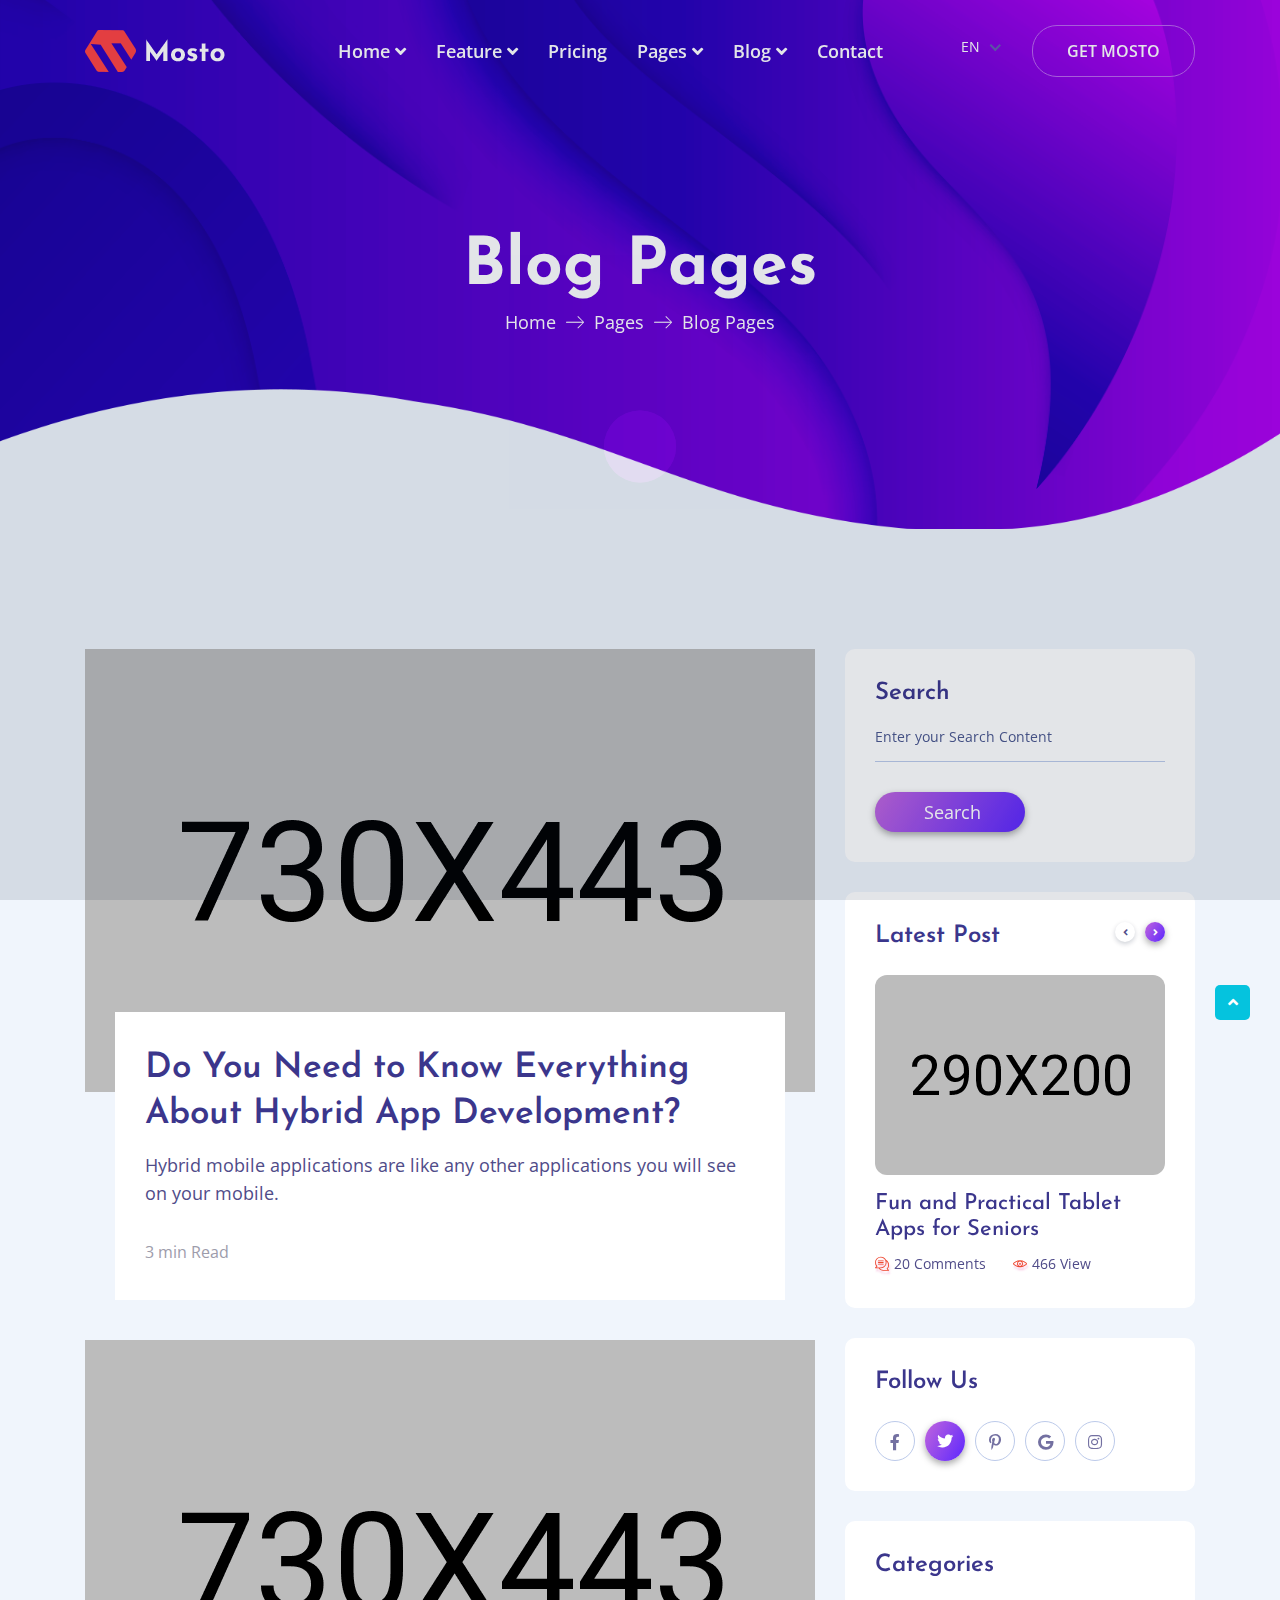
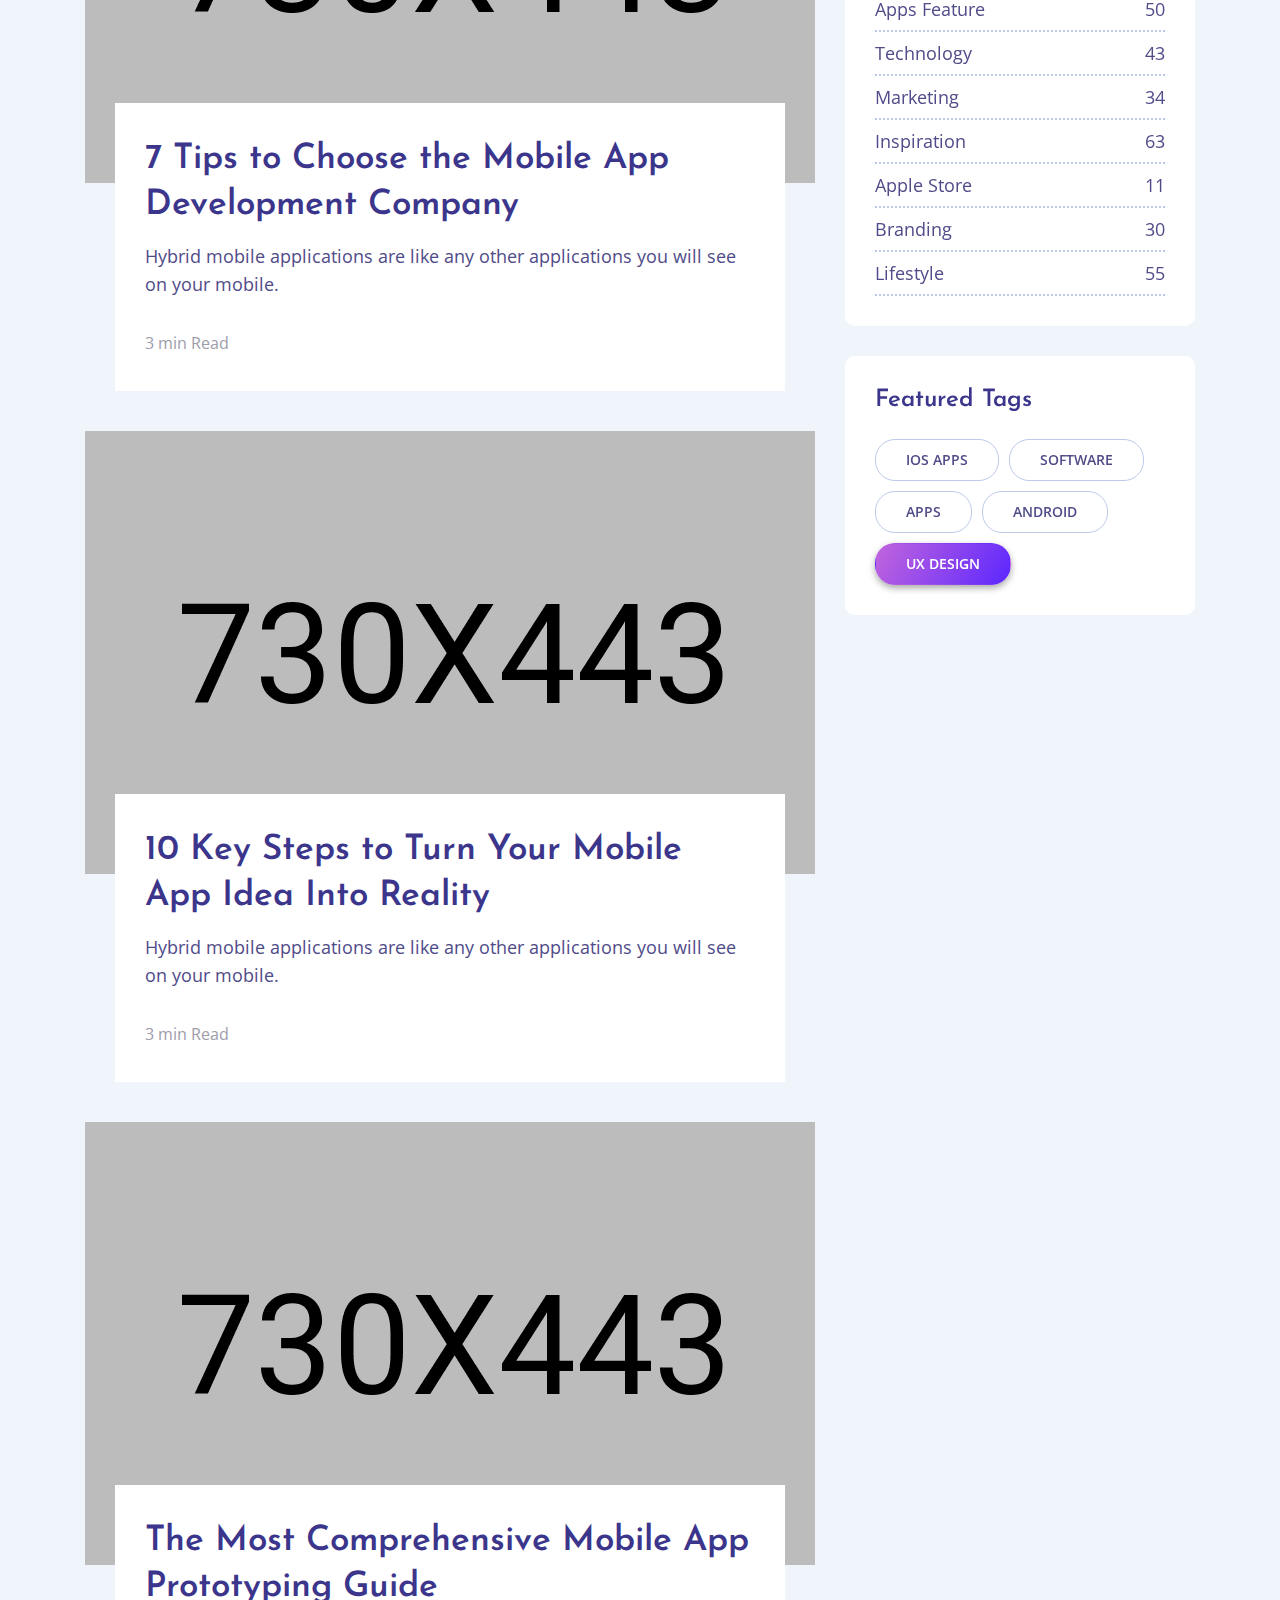
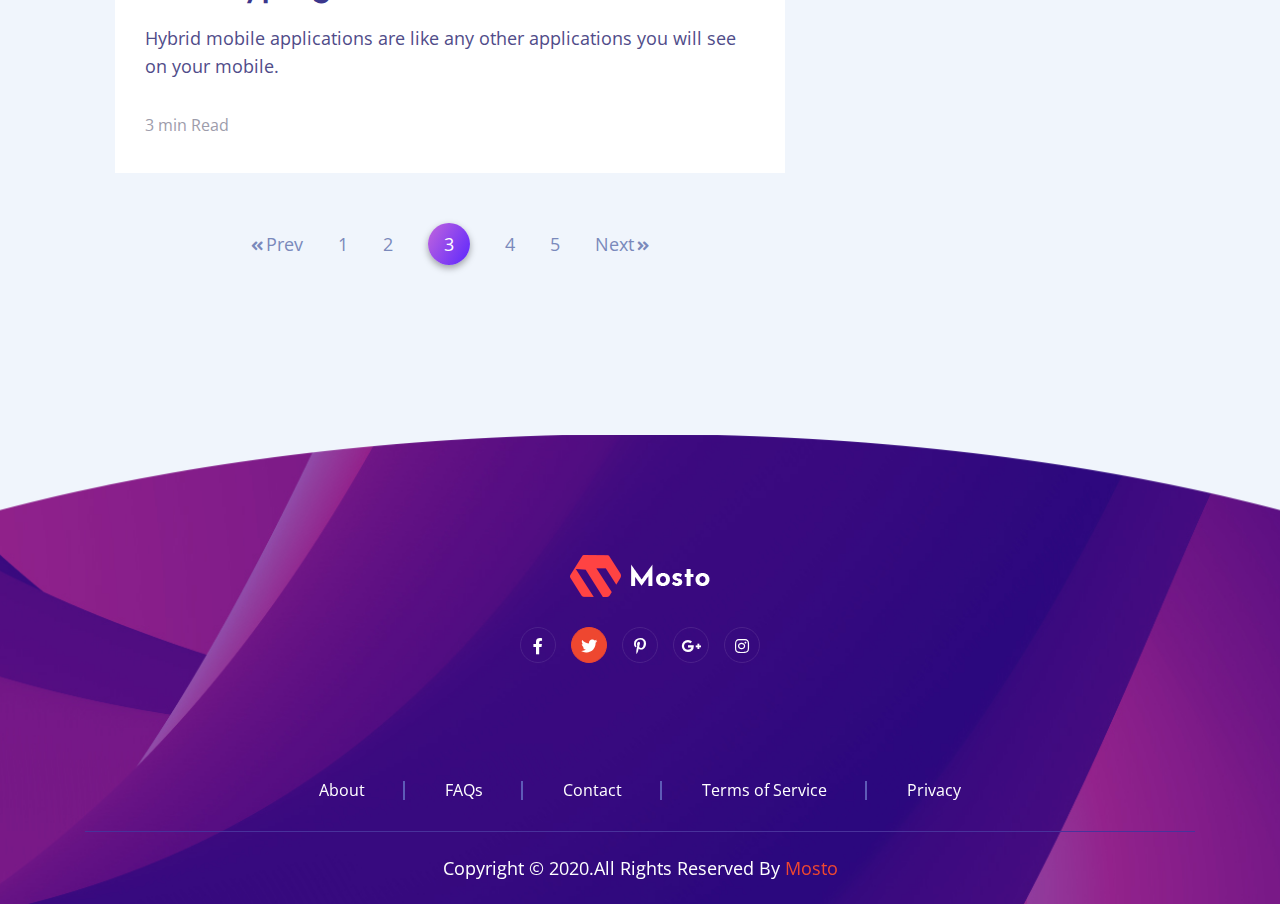
<file: blog.html>
<!DOCTYPE html>
<html lang="en">

<head>
    <meta charset="UTF-8">
    <meta name="viewport" content="width=device-width, initial-scale=1.0">
    <meta http-equiv="X-UA-Compatible" content="ie=edge">

    <title>Mosto - Software and App Landing Pages HTML Template</title>

    <link rel="stylesheet" href="./assets/css/bootstrap.min.css">
    <link rel="stylesheet" href="./assets/css/all.min.css">
    <link rel="stylesheet" href="./assets/css/animate.css">
    <link rel="stylesheet" href="./assets/css/nice-select.css">
    <link rel="stylesheet" href="./assets/css/owl.min.css">
    <link rel="stylesheet" href="./assets/css/jquery-ui.min.css">
    <link rel="stylesheet" href="./assets/css/magnific-popup.css">
    <link rel="stylesheet" href="./assets/css/flaticon.css">
    <link rel="stylesheet" href="./assets/css/main.css">

    <link rel="shortcut icon" href="assets/images/favicon.png" type="image/x-icon">
    
  
</head>

<body data-spy="scroll" data-target="#faq-menu" data-offset="150">
    <!--============= ScrollToTop Section Starts Here =============-->
    <div class="preloader">
        <div class="preloader-inner">
            <div class="preloader-icon">
                <span></span>
                <span></span>
            </div>
        </div>
    </div>
    <a href="#0" class="scrollToTop"><i class="fas fa-angle-up"></i></a>
    <div class="overlay"></div>
    <!--============= ScrollToTop Section Ends Here =============-->


    <!--============= Header Section Starts Here =============-->
    <header class="header-section inner-header">
        <div class="container">
            <div class="header-wrapper">
                <div class="logo">
                    <a href="index.html">
                        <img src="./assets/images/logo/logo.png" alt="logo">
                    </a>
                </div>
                <ul class="menu">
                    <li>
                        <a href="#0">Home</a>
                        <ul class="submenu">
                            <li>
                                <a href="#0">Home Apps</a>
                                <ul class="submenu">
                                    <li>
                                        <a href="index.html">Mobile App 1</a>
                                    </li>
                                    <li>
                                        <a href="index-2.html">Mobile App 2</a>
                                    </li>
                                    <li>
                                        <a href="index-3.html">Mobile App 3</a>
                                    </li>
                                    <li>
                                        <a href="index-4.html">Mobile App 4</a>
                                    </li>
                                </ul>
                            </li>
                            <li>
                                <a href="#0">Home Messenger</a>
                                <ul class="submenu">
                                    <li>
                                        <a href="index-5.html">Messenger 1</a>
                                    </li>
                                    <li>
                                        <a href="index-6.html">Messenger 2</a>
                                    </li>
                                </ul>
                            </li>
                            <li>
                                <a href="#0">Home Web</a>
                                <ul class="submenu">
                                    <li>
                                        <a href="index-7.html">Web 1</a>
                                    </li>
                                    <li>
                                        <a href="index-8.html">Web 2</a>
                                    </li>
                                </ul>
                            </li>
                            <li>
                                <a href="#0">Home Dextop</a>
                                <ul class="submenu">
                                    <li>
                                        <a href="index-9.html">Dextop 1</a>
                                    </li>
                                    <li>
                                        <a href="index-10.html">Dextop 2</a>
                                    </li>
                                    <li>
                                        <a href="index-11.html">Dextop 3</a>
                                    </li>
                                </ul>
                            </li>
                            <li>
                                <a href="#0">Home Watchapp</a>
                                <ul class="submenu">
                                    <li>
                                        <a href="index-12.html">Watchapp 1</a>
                                    </li>
                                    <li>
                                        <a href="index-13.html">Watchapp 2</a>
                                    </li>
                                </ul>
                            </li>
                            <li>
                                <a href="#0">Home Hero Video</a>
                                <ul class="submenu">
                                    <li>
                                        <a href="index-14.html">Hero Video 1</a>
                                    </li>
                                    <li>
                                        <a href="index-15.html">Hero Video 2</a>
                                    </li>
                                </ul>
                            </li>
                        </ul>
                    </li>
                    <li>
                        <a href="#0">Feature</a>
                        <ul class="submenu">
                            <li>
                                <a href="feature.html">Feature 1</a>
                            </li>
                            <li>
                                <a href="feature-2.html">Feature 2</a>
                            </li>
                            <li>
                                <a href="feature-3.html">Feature 3</a>
                            </li>
                        </ul>
                    </li>
                    <li>
                        <a href="pricing-plan.html">Pricing</a>
                    </li>
                    <li>
                        <a href="#0">Pages</a>
                        <ul class="submenu">
                            <li>
                                <a href="about.html">about</a>
                            </li>
                            <li>
                                <a href="app-download.html">app download</a>
                            </li>
                            <li>
                                <a href="#0">Team</a>
                                <ul class="submenu">
                                    <li>
                                        <a href="team.html">Team</a>
                                    </li>
                                    <li>
                                        <a href="team-single.html">Team Single</a>
                                    </li>
                                </ul>
                            </li>
                            <li>
                                <a href="#0">Account</a>
                                <ul class="submenu">
                                    <li>
                                        <a href="sign-up.html">Sign Up</a>
                                    </li>
                                    <li>
                                        <a href="sign-in.html">Sign In</a>
                                    </li>
                                </ul>
                            </li>
                            <li>
                                <a href="faqs.html">FAQs</a>
                            </li>
                            <li>
                                <a href="partners.html">Partners</a>
                            </li>
                            <li>
                                <a href="privacy-policy.html">Privacy Policy</a>
                            </li>
                            <li>
                                <a href="coming-soon.html">Coming Soon</a>
                            </li>
                            <li>
                                <a href="change-password.html">Change Password</a>
                            </li>
                            <li>
                                <a href="reset-password.html">Password Reset</a>
                            </li>
                            <li>
                                <a href="reviews.html">review</a>
                            </li>
                            <li>
                                <a href="404.html">404</a>
                            </li>
                        </ul>
                    </li>
                    <li>
                        <a href="#0">Blog</a>
                        <ul class="submenu">
                            <li>
                                <a href="blog.html">blog style 1</a>
                            </li>
                            <li>
                                <a href="blog-type-two.html">blog style 1</a>
                            </li>
                            <li>
                                <a href="blog-single-1.html">blog Single 1</a>
                            </li>
                            <li>
                                <a href="blog-single-2.html">blog Single 2</a>
                            </li>
                        </ul>
                    </li>
                    <li>
                        <a href="contact.html">contact</a>
                    </li>
                    <li class="d-sm-none">
                        <a href="#0" class="m-0 header-button">Get Mosto</a>
                    </li>
                </ul>
                <div class="header-bar d-lg-none">
                    <span></span>
                    <span></span>
                    <span></span>
                </div>
                <div class="header-right">
                    <select class="select-bar">
                        <option value="en">En</option>
                        <option value="Bn">Bn</option>
                        <option value="pk">Pk</option>
                        <option value="Fr">Fr</option>
                    </select>
                    <a href="#0" class="header-button d-none d-sm-inline-block">Get Mosto</a>
                </div>
            </div>
        </div>
    </header>
    <!--============= Header Section Ends Here =============-->


    <!--============= Header Section Ends Here =============-->
    <section class="page-header bg_img oh" data-background="./assets/images/page-header.png">
        <div class="bottom-shape d-none d-md-block">
            <img src="./assets/css/img/page-header.png" alt="css">
        </div>
        <div class="container">
            <div class="page-header-content cl-white">
                <h2 class="title">Blog Pages</h2>
                <ul class="breadcrumb">
                    <li>
                        <a href="index.html">Home</a>
                    </li>
                    <li>
                        <a href="#0">Pages</a>
                    </li>
                    <li>
                        Blog Pages
                    </li>
                </ul>
            </div>
        </div>
    </section>
    <!--============= Header Section Ends Here =============-->


    
    <!--============= Blog Section Starts Here =============-->
    <section class="blog-section padding-top padding-bottom">
        <div class="container">
            <div class="row justify-content-center">
                <div class="col-lg-8">
                    <article class="mb-40-none">
                        <div class="post-item">
                            <div class="post-thumb">
                                <a href="blog-single-1.html"><img src="./assets/images/blog/blog1.jpg" alt="blog"></a>
                            </div>
                            <div class="post-content">
                                <h3 class="title">
                                    <a href="blog-single-1.html">Do You Need to Know Everything
                                        About Hybrid App Development? </a>
                                </h3>
                                <p>Hybrid mobile applications are like any other applications you will see 
                                    on your mobile.</p>
                                <a href="blog-single-1.html" class="read">3 min Read</a>
                            </div>
                        </div>
                        <div class="post-item">
                            <div class="post-thumb">
                                <a href="blog-single-1.html"><img src="./assets/images/blog/blog2.jpg" alt="blog"></a>
                            </div>
                            <div class="post-content">
                                <h3 class="title">
                                    <a href="blog-single-1.html">7 Tips to Choose the Mobile App 
                                        Development Company </a>
                                </h3>
                                <p>Hybrid mobile applications are like any other applications you will see 
                                    on your mobile.</p>
                                <a href="blog-single-1.html" class="read">3 min Read</a>
                            </div>
                        </div>
                        <div class="post-item">
                            <div class="post-thumb">
                                <a href="blog-single-1.html"><img src="./assets/images/blog/blog3.jpg" alt="blog"></a>
                            </div>
                            <div class="post-content">
                                <h3 class="title">
                                    <a href="blog-single-1.html">10 Key Steps to Turn Your Mobile 
                                        App Idea Into Reality</a>
                                </h3>
                                <p>Hybrid mobile applications are like any other applications you will see 
                                    on your mobile.</p>
                                <a href="blog-single-1.html" class="read">3 min Read</a>
                            </div>
                        </div>
                        <div class="post-item">
                            <div class="post-thumb">
                                <a href="blog-single-1.html"><img src="./assets/images/blog/blog4.jpg" alt="blog"></a>
                            </div>
                            <div class="post-content">
                                <h3 class="title">
                                    <a href="blog-single-1.html">The Most Comprehensive Mobile 
                                        App Prototyping Guide</a>
                                </h3>
                                <p>Hybrid mobile applications are like any other applications you will see 
                                    on your mobile.</p>
                                <a href="blog-single-1.html" class="read">3 min Read</a>
                            </div>
                        </div>
                    </article>
                    <div class="pagination-area text-center pt-50 pb-50 pb-lg-none">
                        <a href="#0"><i class="fas fa-angle-double-left"></i><span>Prev</span></a>
                        <a href="#0">1</a>
                        <a href="#0">2</a>
                        <a href="#0" class="active">3</a>
                        <a href="#0">4</a>
                        <a href="#0">5</a>
                        <a href="#0"><span>Next</span><i class="fas fa-angle-double-right"></i></a>
                    </div>
                </div>
                <div class="col-lg-4 col-md-8 col-sm-10">
                    <aside class="sticky-menu">
                        <div class="widget widget-search">
                            <h5 class="title">search</h5>
                            <form class="search-form">
                                <input type="text" placeholder="Enter your Search Content" required>
                                <button type="submit"><i class="flaticon-loupe"></i>Search</button>
                            </form>
                        </div>
                        <div class="widget widget-post">
                            <h5 class="title">latest post</h5>
                            <div class="slider-nav">
                                <span class="widget-prev"><i class="fas fa-angle-left"></i></span>
                                <span class="widget-next active"><i class="fas fa-angle-right"></i></span>
                            </div>
                            <div class="widget-slider owl-carousel owl-theme">
                                <div class="item">
                                    <div class="thumb">
                                        <a href="#0">
                                            <img src="./assets/images/blog/slider01.png" alt="blog">
                                        </a>
                                    </div>
                                    <div class="content">
                                        <h6 class="p-title">
                                            <a href="#0">Fun and Practical Tablet 
                                                Apps for Seniors</a>
                                        </h6>
                                        <div class="meta-post">
                                            <a href="#0" class="mr-4"><i class="flaticon-chat-1"></i>20 Comments</a>
                                            <a href="#0"><i class="flaticon-eye"></i>466 View</a>
                                        </div>
                                    </div>
                                </div>
                                <div class="item">
                                    <div class="thumb">
                                        <a href="#0">
                                            <img src="./assets/images/blog/slider01.png" alt="blog">
                                        </a>
                                    </div>
                                    <div class="content">
                                        <h6 class="p-title">
                                            <a href="#0">Fun and Practical Tablet 
                                                Apps for Seniors</a>
                                        </h6>
                                        <div class="meta-post">
                                            <a href="#0" class="mr-4"><i class="flaticon-chat-1"></i>20 Comments</a>
                                            <a href="#0"><i class="flaticon-eye"></i>466 View</a>
                                        </div>
                                    </div>
                                </div>
                            </div>
                        </div>
                        <div class="widget widget-follow">
                            <h5 class="title">Follow Us</h5>
                            <ul class="social-icons">
                                <li>
                                    <a href="#0" class="">
                                        <i class="fab fa-facebook-f"></i>
                                    </a>
                                </li>
                                <li>
                                    <a href="#0" class="active">
                                        <i class="fab fa-twitter"></i>
                                    </a>
                                </li>
                                <li>
                                    <a href="#0" class="">
                                        <i class="fab fa-pinterest-p"></i>
                                    </a>
                                </li>
                                <li>
                                    <a href="#0">
                                        <i class="fab fa-google"></i>
                                    </a>
                                </li>
                                <li>
                                    <a href="#0">
                                        <i class="fab fa-instagram"></i>
                                    </a>
                                </li>
                            </ul>
                        </div>
                        <div class="widget widget-categories">
                            <h5 class="title">categories</h5>
                            <ul>
                                <li>
                                    <a href="#0">
                                        <span>Apps Feature</span><span>50</span>
                                    </a>
                                </li>
                                <li>
                                    <a href="#0">
                                        <span>Technology</span><span>43</span>
                                    </a>
                                </li>
                                <li>
                                    <a href="#0">
                                        <span>Marketing </span><span>34</span>
                                    </a>
                                </li>
                                <li>
                                    <a href="#0">
                                        <span>Inspiration</span><span>63</span>
                                    </a>
                                </li>
                                <li>
                                    <a href="#0">
                                        <span>Apple Store  </span><span>11</span>
                                    </a>
                                </li>
                                <li>
                                    <a href="#0">
                                        <span>Branding</span><span>30</span>
                                    </a>
                                </li>
                                <li>
                                    <a href="#0">
                                        <span>Lifestyle </span><span>55</span>
                                    </a>
                                </li>
                            </ul>
                        </div>
                        <div class="widget widget-tags">
                            <h5 class="title">featured tags</h5>
                            <ul>
                                <li>
                                    <a href="#0">IOS APPS</a>
                                </li>
                                <li>
                                    <a href="#0">SOFTWARE</a>
                                </li>
                                <li>
                                    <a href="#0">APPS
                                    </a>
                                </li>
                                <li>
                                    <a href="#0">ANDROID</a>
                                </li>
                                <li>
                                    <a href="#0" class="active">UX DESIGN</a>
                                </li>
                            </ul>
                        </div>
                    </aside>
                </div>
            </div>
        </div>
    </section>
    <!--============= Blog Section Ends Here =============-->


    <!--============= Footer Section Starts Here =============-->
    <footer class="footer-section bg_img" data-background="./assets/images/footer/footer-bg.jpg">
        <div class="container">
            <div class="footer-top padding-top padding-bottom">
                <div class="logo">
                    <a href="#0">
                        <img src="./assets/images/logo/footer-logo.png" alt="logo">
                    </a>
                </div>
                <ul class="social-icons">
                    <li>
                        <a href="#0"><i class="fab fa-facebook-f"></i></a>
                    </li>
                    <li>
                        <a href="#0" class="active"><i class="fab fa-twitter"></i></a>
                    </li>
                    <li>
                        <a href="#0"><i class="fab fa-pinterest-p"></i></a>
                    </li>
                    <li>
                        <a href="#0"><i class="fab fa-google-plus-g"></i></a>
                    </li>
                    <li>
                        <a href="#0"><i class="fab fa-instagram"></i></a>
                    </li>
                </ul>
            </div>
            <div class="footer-bottom">
                <ul class="footer-link">
                    <li>
                        <a href="#0">About</a>
                    </li>
                    <li>
                        <a href="#0">FAQs</a>
                    </li>
                    <li>
                        <a href="#0">Contact</a>
                    </li>
                    <li>
                        <a href="#0">Terms of Service</a>
                    </li>
                    <li>
                        <a href="#0">Privacy</a>
                    </li>
                </ul>
            </div>
            <div class="copyright">
                <p>
                    Copyright © 2020.All Rights Reserved By <a href="#0">Mosto</a>
                </p>
            </div>
        </div>
    </footer>
    <!--============= Footer Section Ends Here =============-->

    <script src="./assets/js/jquery-3.3.1.min.js"></script>
    <script src="./assets/js/modernizr-3.6.0.min.js"></script>
    <script src="./assets/js/plugins.js"></script>
    <script src="./assets/js/bootstrap.min.js"></script>
    <script src="./assets/js/magnific-popup.min.js"></script>
    <script src="./assets/js/jquery-ui.min.js"></script>
    <script src="./assets/js/wow.min.js"></script>
    <script src="./assets/js/waypoints.js"></script>
    <script src="./assets/js/nice-select.js"></script>
    <script src="./assets/js/owl.min.js"></script>
    <script src="./assets/js/counterup.min.js"></script>
    <script src="./assets/js/paroller.js"></script>
    <script src="./assets/js/main.js"></script>


</body>

</html>
</file>
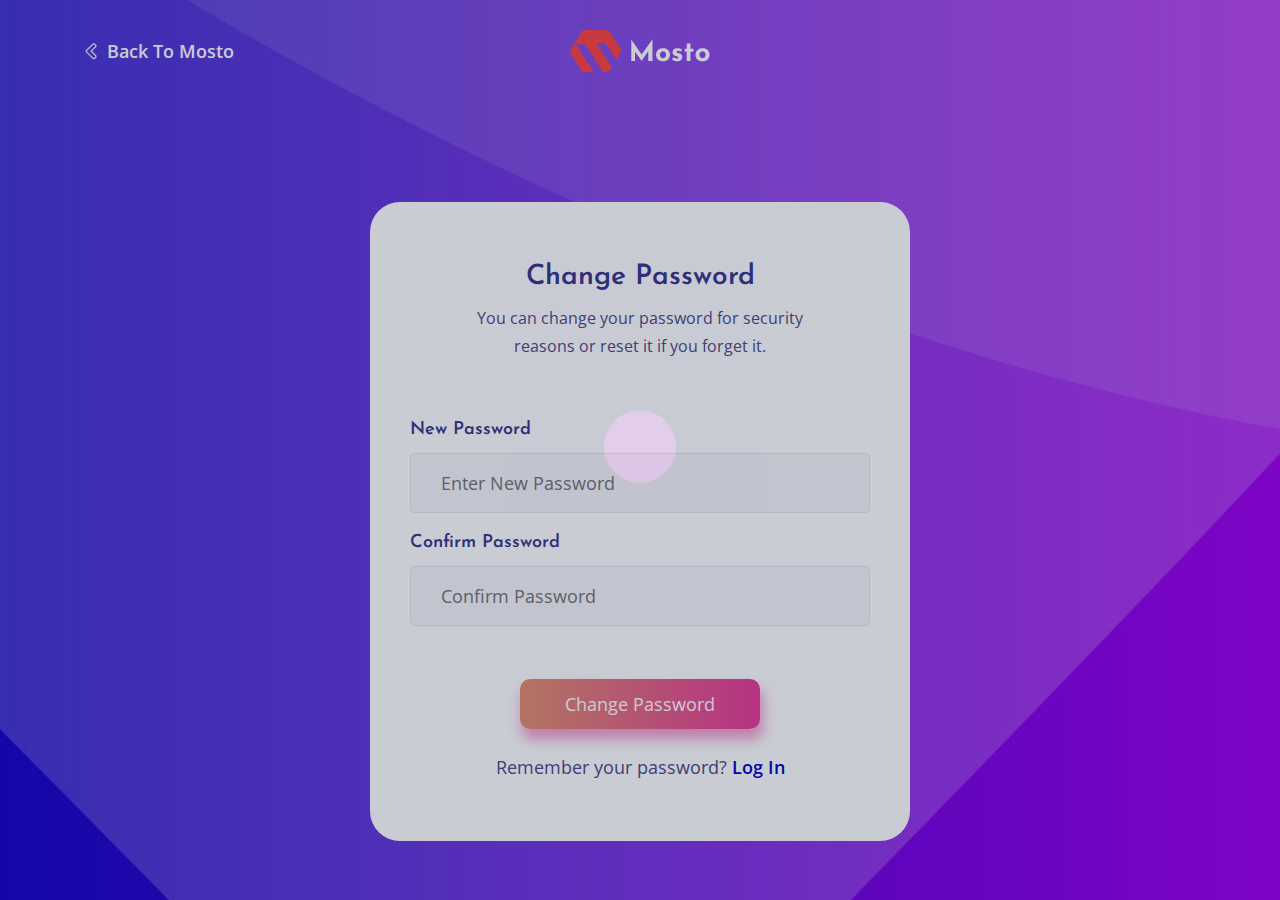
<file: change-password.html>
<!DOCTYPE html>
<html lang="en">

<head>
    <meta charset="UTF-8">
    <meta name="viewport" content="width=device-width, initial-scale=1.0">
    <meta http-equiv="X-UA-Compatible" content="ie=edge">

    <title>Mosto - Software and App Landing Pages HTML Template</title>

    <link rel="stylesheet" href="./assets/css/bootstrap.min.css">
    <link rel="stylesheet" href="./assets/css/all.min.css">
    <link rel="stylesheet" href="./assets/css/animate.css">
    <link rel="stylesheet" href="./assets/css/nice-select.css">
    <link rel="stylesheet" href="./assets/css/owl.min.css">
    <link rel="stylesheet" href="./assets/css/jquery-ui.min.css">
    <link rel="stylesheet" href="./assets/css/magnific-popup.css">
    <link rel="stylesheet" href="./assets/css/flaticon.css">
    <link rel="stylesheet" href="./assets/css/main.css">

    <link rel="shortcut icon" href="assets/images/favicon.png" type="image/x-icon">
    
  
</head>

<body>


    <div class="preloader">
        <div class="preloader-inner">
            <div class="preloader-icon">
                <span></span>
                <span></span>
            </div>
        </div>
    </div>
    <!--============= Sign In Section Starts Here =============-->
    <div class="account-section bg_img" data-background="./assets/images/account-bg.jpg">
        <div class="container">
            <div class="account-title text-center mb-120">
                <a href="index.html" class="back-home"><i class="fas fa-angle-left"></i><span>Back <span class="d-none d-sm-inline-block">To Mosto</span></span></a>
                <a href="#0" class="logo">
                    <img src="./assets/images/logo/logo.png" alt="logo">
                </a>
            </div>
            <div class="account-wrapper top-gap">
                <div class="account-body">
                    <div class="form-head">
                        <h4 class="title mb-20">Change Password</h4>
                        <p>You can change your password for security reasons or reset it if you forget it.</p>
                    </div>
                    <form class="account-form">
                        <div class="form-group">
                            <label for="new-pass">New Password</label>
                            <input type="password" placeholder="Enter New Password" id="new-pass">
                        </div>
                        <div class="form-group">
                            <label for="confirm-pass">Confirm Password</label>
                            <input type="password" placeholder="Confirm Password" id="confirm-pass">
                        </div>
                        <div class="form-group text-center">
                            <button type="submit" class="mt-40 mb-2">Change Password</button>
                        </div>
                    </form>
                    <span class="d-block mt-15">Remember your password? <a href="sign-in.html"> Log In</a></span>
                </div>
            </div>
        </div>
    </div>
    <!--============= Sign In Section Ends Here =============-->

    <script src="./assets/js/jquery-3.3.1.min.js"></script>
    <script src="./assets/js/modernizr-3.6.0.min.js"></script>
    <script src="./assets/js/plugins.js"></script>
    <script src="./assets/js/bootstrap.min.js"></script>
    <script src="./assets/js/magnific-popup.min.js"></script>
    <script src="./assets/js/jquery-ui.min.js"></script>
    <script src="./assets/js/wow.min.js"></script>
    <script src="./assets/js/waypoints.js"></script>
    <script src="./assets/js/nice-select.js"></script>
    <script src="./assets/js/owl.min.js"></script>
    <script src="./assets/js/counterup.min.js"></script>
    <script src="./assets/js/paroller.js"></script>
    <script src="./assets/js/countdown.js"></script>
    <script src="./assets/js/main.js"></script>


</body>

</html>
</file>
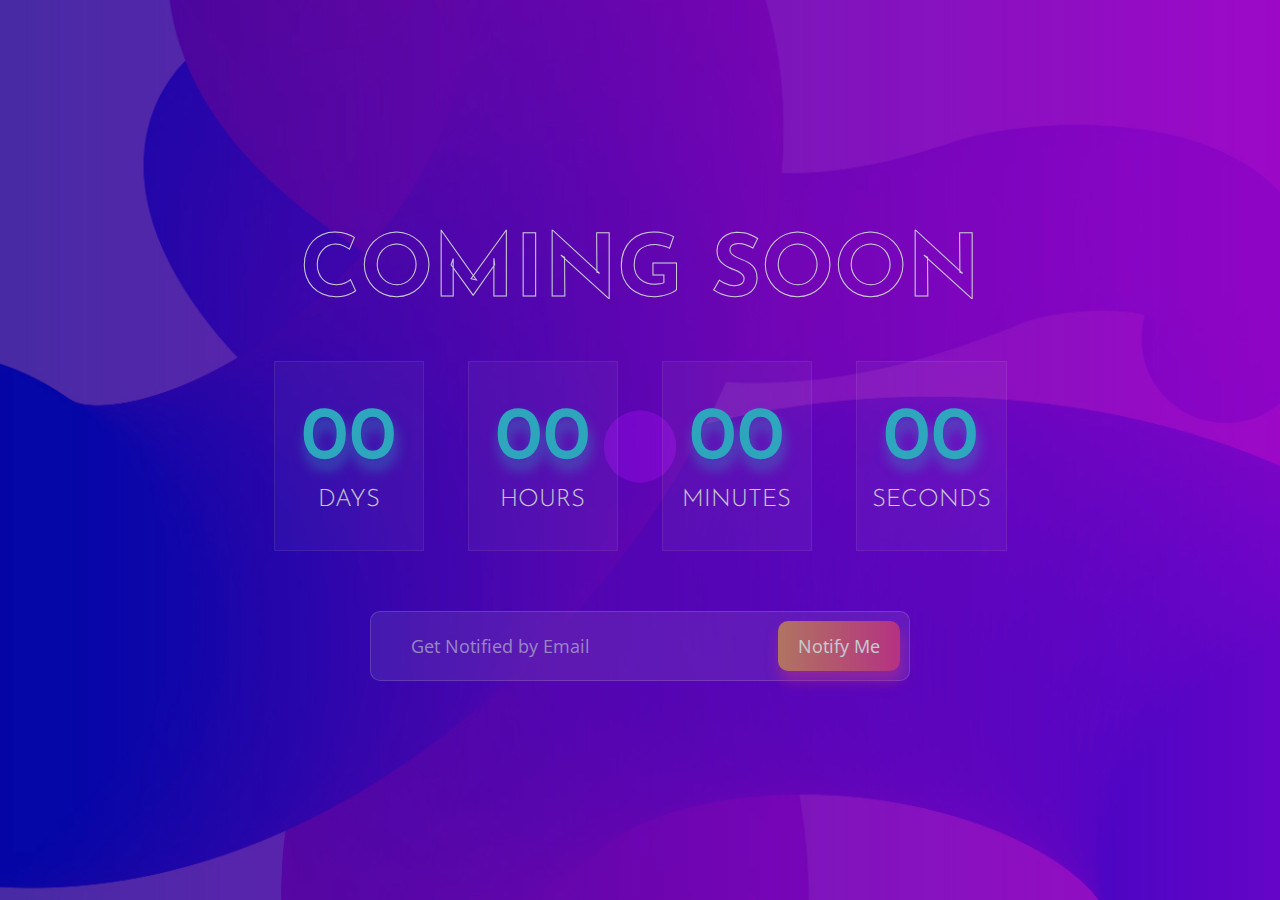
<file: coming-soon.html>
<!DOCTYPE html>
<html lang="en">

<head>
    <meta charset="UTF-8">
    <meta name="viewport" content="width=device-width, initial-scale=1.0">
    <meta http-equiv="X-UA-Compatible" content="ie=edge">

    <title>Mosto - Software and App Landing Pages HTML Template</title>

    <link rel="stylesheet" href="./assets/css/bootstrap.min.css">
    <link rel="stylesheet" href="./assets/css/all.min.css">
    <link rel="stylesheet" href="./assets/css/animate.css">
    <link rel="stylesheet" href="./assets/css/nice-select.css">
    <link rel="stylesheet" href="./assets/css/owl.min.css">
    <link rel="stylesheet" href="./assets/css/jquery-ui.min.css">
    <link rel="stylesheet" href="./assets/css/magnific-popup.css">
    <link rel="stylesheet" href="./assets/css/flaticon.css">
    <link rel="stylesheet" href="./assets/css/main.css">

    <link rel="shortcut icon" href="assets/images/favicon.png" type="image/x-icon">
    
  
</head>

<body>
    <!--============= ScrollToTop Section Starts Here =============-->
    <div class="preloader">
        <div class="preloader-inner">
            <div class="preloader-icon">
                <span></span>
                <span></span>
            </div>
        </div>
    </div>
    <a href="#0" class="scrollToTop"><i class="fas fa-angle-up"></i></a>
    <div class="overlay"></div>
    <!--============= ScrollToTop Section Ends Here =============-->


    <!--============= Coming Section Starts Here =============-->
    <div class="coming-soon bg_img" data-background="./assets/images/coming-soon.jpg">
        <div class="container">
            <div class="coming-wrapper">
                <h1 class="title">COMING SOON</h1>
                <ul class="countdown">
                    <li>
                        <h3 class="c-title"><span class="days">00</span></h3>
                        <p class="days_text">days</p>
                    </li>
                    <li>
                        <h3 class="c-title"><span class="hours">00</span></h3>
                        <p class="hours_text">hours</p>
                    </li>
                    <li>
                        <h3 class="c-title"><span class="minutes">00</span></h3>
                        <p class="minu_text">minutes</p>
                    </li>
                    <li>
                        <h3 class="c-title"><span class="seconds">00</span></h3>
                        <p class="seco_text">seconds</p>
                    </li>
                </ul>
                <form class="notify-form">
                    <input type="text" placeholder="Get Notified by Email">
                    <button type="submit">Notify Me</button>
                </form>
            </div>
        </div>
    </div>
    <!--============= Coming Section Ends Here =============-->

    <script src="./assets/js/jquery-3.3.1.min.js"></script>
    <script src="./assets/js/modernizr-3.6.0.min.js"></script>
    <script src="./assets/js/plugins.js"></script>
    <script src="./assets/js/bootstrap.min.js"></script>
    <script src="./assets/js/magnific-popup.min.js"></script>
    <script src="./assets/js/jquery-ui.min.js"></script>
    <script src="./assets/js/wow.min.js"></script>
    <script src="./assets/js/waypoints.js"></script>
    <script src="./assets/js/nice-select.js"></script>
    <script src="./assets/js/owl.min.js"></script>
    <script src="./assets/js/counterup.min.js"></script>
    <script src="./assets/js/paroller.js"></script>
    <script src="./assets/js/countdown.js"></script>
    <script src="./assets/js/main.js"></script>

    <script>
        $(document).ready(function () {
            //Count Down JAva Script
            $('.countdown').countdown({
                date: '01/15/2023 05:00:00',
                offset: +2,
                day: 'Day',
                days: 'Days'
            });
        })
    </script>

</body>

</html>
</file>
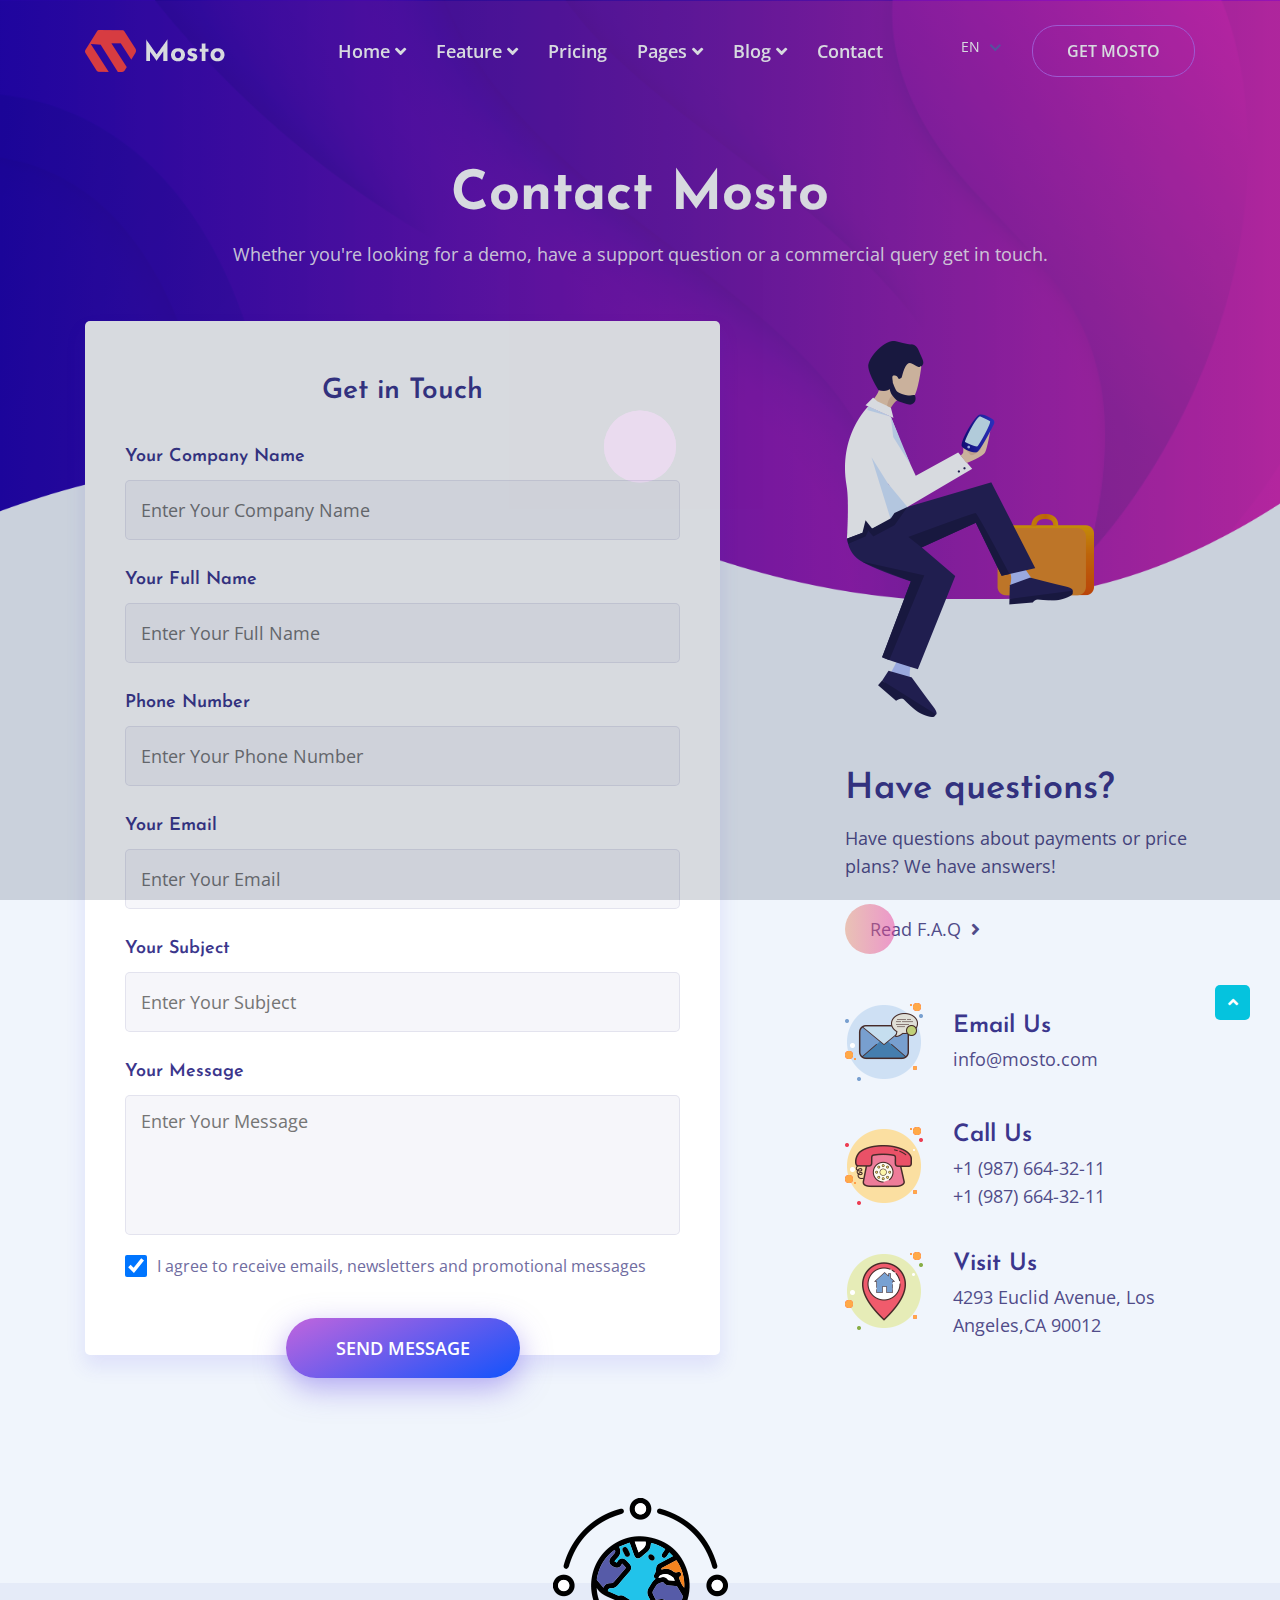
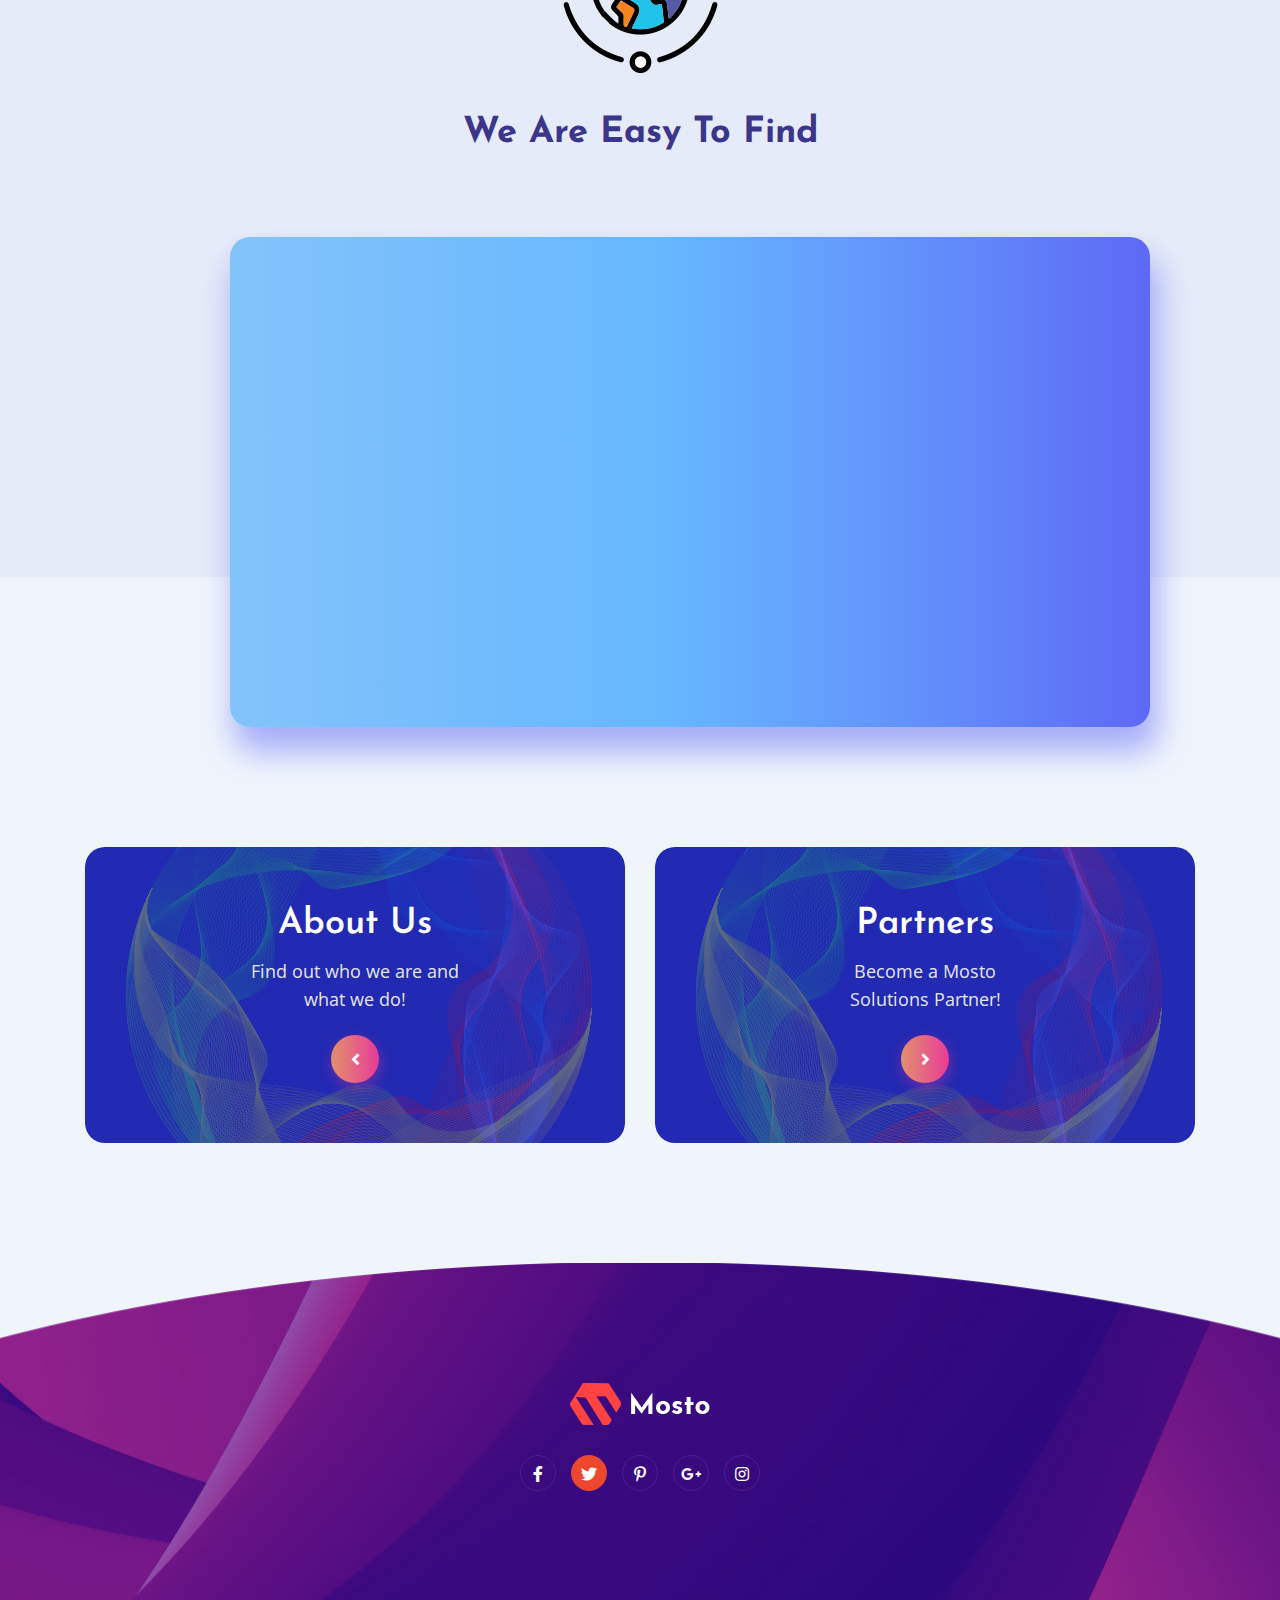
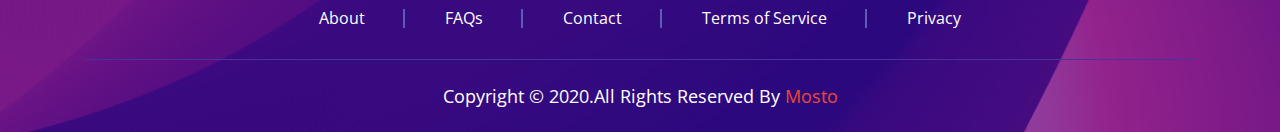
<file: contact.html>
<!DOCTYPE html>
<html lang="en">

<head>
    <meta charset="UTF-8">
    <meta name="viewport" content="width=device-width, initial-scale=1.0">
    <meta http-equiv="X-UA-Compatible" content="ie=edge">

    <title>Mosto - Software and App Landing Pages HTML Template</title>

    <link rel="stylesheet" href="./assets/css/bootstrap.min.css">
    <link rel="stylesheet" href="./assets/css/all.min.css">
    <link rel="stylesheet" href="./assets/css/animate.css">
    <link rel="stylesheet" href="./assets/css/nice-select.css">
    <link rel="stylesheet" href="./assets/css/owl.min.css">
    <link rel="stylesheet" href="./assets/css/jquery-ui.min.css">
    <link rel="stylesheet" href="./assets/css/magnific-popup.css">
    <link rel="stylesheet" href="./assets/css/flaticon.css">
    <link rel="stylesheet" href="./assets/css/main.css">

    <link rel="shortcut icon" href="assets/images/favicon.png" type="image/x-icon">
    
  
</head>

<body data-spy="scroll" data-target="#faq-menu" data-offset="150">
    <!--============= ScrollToTop Section Starts Here =============-->
    <div class="preloader">
        <div class="preloader-inner">
            <div class="preloader-icon">
                <span></span>
                <span></span>
            </div>
        </div>
    </div>
    <a href="#0" class="scrollToTop"><i class="fas fa-angle-up"></i></a>
    <div class="overlay"></div>
    <!--============= ScrollToTop Section Ends Here =============-->


    <!--============= Header Section Starts Here =============-->
    <header class="header-section inner-header">
        <div class="container">
            <div class="header-wrapper">
                <div class="logo">
                    <a href="index.html">
                        <img src="./assets/images/logo/logo.png" alt="logo">
                    </a>
                </div>
                <ul class="menu">
                    <li>
                        <a href="#0">Home</a>
                        <ul class="submenu">
                            <li>
                                <a href="#0">Home Apps</a>
                                <ul class="submenu">
                                    <li>
                                        <a href="index.html">Mobile App 1</a>
                                    </li>
                                    <li>
                                        <a href="index-2.html">Mobile App 2</a>
                                    </li>
                                    <li>
                                        <a href="index-3.html">Mobile App 3</a>
                                    </li>
                                    <li>
                                        <a href="index-4.html">Mobile App 4</a>
                                    </li>
                                </ul>
                            </li>
                            <li>
                                <a href="#0">Home Messenger</a>
                                <ul class="submenu">
                                    <li>
                                        <a href="index-5.html">Messenger 1</a>
                                    </li>
                                    <li>
                                        <a href="index-6.html">Messenger 2</a>
                                    </li>
                                </ul>
                            </li>
                            <li>
                                <a href="#0">Home Web</a>
                                <ul class="submenu">
                                    <li>
                                        <a href="index-7.html">Web 1</a>
                                    </li>
                                    <li>
                                        <a href="index-8.html">Web 2</a>
                                    </li>
                                </ul>
                            </li>
                            <li>
                                <a href="#0">Home Dextop</a>
                                <ul class="submenu">
                                    <li>
                                        <a href="index-9.html">Dextop 1</a>
                                    </li>
                                    <li>
                                        <a href="index-10.html">Dextop 2</a>
                                    </li>
                                    <li>
                                        <a href="index-11.html">Dextop 3</a>
                                    </li>
                                </ul>
                            </li>
                            <li>
                                <a href="#0">Home Watchapp</a>
                                <ul class="submenu">
                                    <li>
                                        <a href="index-12.html">Watchapp 1</a>
                                    </li>
                                    <li>
                                        <a href="index-13.html">Watchapp 2</a>
                                    </li>
                                </ul>
                            </li>
                            <li>
                                <a href="#0">Home Hero Video</a>
                                <ul class="submenu">
                                    <li>
                                        <a href="index-14.html">Hero Video 1</a>
                                    </li>
                                    <li>
                                        <a href="index-15.html">Hero Video 2</a>
                                    </li>
                                </ul>
                            </li>
                        </ul>
                    </li>
                    <li>
                        <a href="#0">Feature</a>
                        <ul class="submenu">
                            <li>
                                <a href="feature.html">Feature 1</a>
                            </li>
                            <li>
                                <a href="feature-2.html">Feature 2</a>
                            </li>
                            <li>
                                <a href="feature-3.html">Feature 3</a>
                            </li>
                        </ul>
                    </li>
                    <li>
                        <a href="pricing-plan.html">Pricing</a>
                    </li>
                    <li>
                        <a href="#0">Pages</a>
                        <ul class="submenu">
                            <li>
                                <a href="about.html">about</a>
                            </li>
                            <li>
                                <a href="app-download.html">app download</a>
                            </li>
                            <li>
                                <a href="#0">Team</a>
                                <ul class="submenu">
                                    <li>
                                        <a href="team.html">Team</a>
                                    </li>
                                    <li>
                                        <a href="team-single.html">Team Single</a>
                                    </li>
                                </ul>
                            </li>
                            <li>
                                <a href="#0">Account</a>
                                <ul class="submenu">
                                    <li>
                                        <a href="sign-up.html">Sign Up</a>
                                    </li>
                                    <li>
                                        <a href="sign-in.html">Sign In</a>
                                    </li>
                                </ul>
                            </li>
                            <li>
                                <a href="faqs.html">FAQs</a>
                            </li>
                            <li>
                                <a href="partners.html">Partners</a>
                            </li>
                            <li>
                                <a href="privacy-policy.html">Privacy Policy</a>
                            </li>
                            <li>
                                <a href="coming-soon.html">Coming Soon</a>
                            </li>
                            <li>
                                <a href="change-password.html">Change Password</a>
                            </li>
                            <li>
                                <a href="reset-password.html">Password Reset</a>
                            </li>
                            <li>
                                <a href="reviews.html">review</a>
                            </li>
                            <li>
                                <a href="404.html">404</a>
                            </li>
                        </ul>
                    </li>
                    <li>
                        <a href="#0">Blog</a>
                        <ul class="submenu">
                            <li>
                                <a href="blog.html">blog style 1</a>
                            </li>
                            <li>
                                <a href="blog-type-two.html">blog style 1</a>
                            </li>
                            <li>
                                <a href="blog-single-1.html">blog Single 1</a>
                            </li>
                            <li>
                                <a href="blog-single-2.html">blog Single 2</a>
                            </li>
                        </ul>
                    </li>
                    <li>
                        <a href="contact.html">contact</a>
                    </li>
                    <li class="d-sm-none">
                        <a href="#0" class="m-0 header-button">Get Mosto</a>
                    </li>
                </ul>
                <div class="header-bar d-lg-none">
                    <span></span>
                    <span></span>
                    <span></span>
                </div>
                <div class="header-right">
                    <select class="select-bar">
                        <option value="en">En</option>
                        <option value="Bn">Bn</option>
                        <option value="pk">Pk</option>
                        <option value="Fr">Fr</option>
                    </select>
                    <a href="#0" class="header-button d-none d-sm-inline-block">Get Mosto</a>
                </div>
            </div>
        </div>
    </header>
    <!--============= Header Section Ends Here =============-->


    <!--============= Header Section Ends Here =============-->
    <section class="page-header single-header bg_img oh" data-background="./assets/images/page-header.png">
        <div class="bottom-shape d-none d-md-block">
            <img src="./assets/css/img/page-header.png" alt="css">
        </div>
    </section>
    <!--============= Header Section Ends Here =============-->


    
    <!--============= Contact Section Starts Here =============-->
    <section class="contact-section padding-top padding-bottom">
        <div class="container">
            <div class="section-header mw-100 cl-white">
                <h2 class="title">Contact Mosto</h2>
                <p>Whether you're looking for a demo, have a support question or a commercial query get in touch.</p>
            </div>
            <div class="row justify-content-center justify-content-lg-between">
                <div class="col-lg-7">
                    <div class="contact-wrapper">
                        <h4 class="title text-center mb-30">Get in Touch</h4>
                        <form class="contact-form" id="contact_form_submit">
                            <div class="form-group">
                                <label for="surename">Your Company Name</label>
                                <input type="text" placeholder="Enter Your Company Name" id="surename" required>
                            </div>
                            <div class="form-group">
                                <label for="name">Your Full Name</label>
                                <input type="text" placeholder="Enter Your Full Name" id="name" required>
                            </div>
                            <div class="form-group">
                                <label for="phone">Phone Number</label>
                                <input type="text" placeholder="Enter Your Phone Number " id="phone" required>
                            </div>
                            <div class="form-group">
                                <label for="email">Your Email </label>
                                <input type="text" placeholder="Enter Your Email " id="email" required>
                            </div>
                            <div class="form-group">
                                <label for="subject">Your Subject</label>
                                <input type="text" placeholder="Enter Your Subject " id="subject" required>
                            </div>
                            <div class="form-group mb-0">
                                <label for="message">Your Message </label>
                                <textarea id="message" placeholder="Enter Your Message" required></textarea>
                                <div class="form-check">
                                    <input type="checkbox" id="check" checked><label for="check">I agree to receive emails, newsletters and promotional messages</label>
                                </div>
                            </div>
                            <div class="form-group">
                                <input type="submit" value="Send Message">
                            </div>
                        </form>
                    </div>
                </div>
                <div class="col-lg-4">
                    <div class="contact-content">
                        <div class="man d-lg-block d-none">
                            <img src="./assets/images/contact/man.png" alt="bg">
                        </div>
                        <div class="section-header left-style">
                            <h3 class="title">Have questions?</h3>
                            <p>Have questions about payments or price 
                                plans? We have answers!</p>
                            <a href="#0">Read F.A.Q <i class="fas fa-angle-right"></i></a>
                        </div>
                        <div class="contact-area">
                            <div class="contact-item">
                                <div class="contact-thumb">
                                    <img src="./assets/images/contact/contact1.png" alt="contact">
                                </div>
                                <div class="contact-contact">
                                    <h5 class="subtitle">Email Us</h5>
                                    <a href="Mailto:info@mosto.com">info@mosto.com</a>
                                </div>
                            </div>
                            <div class="contact-item">
                                <div class="contact-thumb">
                                    <img src="./assets/images/contact/contact2.png" alt="contact">
                                </div>
                                <div class="contact-contact">
                                    <h5 class="subtitle">Call Us</h5>
                                    <a href="Tel:565656855">+1 (987) 664-32-11</a>
                                    <a href="Tel:565656855">+1 (987) 664-32-11</a>
                                </div>
                            </div>
                            <div class="contact-item">
                                <div class="contact-thumb">
                                    <img src="./assets/images/contact/contact3.png" alt="contact">
                                </div>
                                <div class="contact-contact">
                                    <h5 class="subtitle">Visit Us</h5>
                                    <p>4293 Euclid Avenue, Los Angeles,CA 90012</p>
                                </div>
                            </div>
                        </div>
                    </div>
                </div>
            </div>
        </div>
    </section>
    <!--============= Contact Section Ends Here =============-->


    <!--============= Map Section Starts Here =============-->
    <div class="map-section padding-bottom-2">
        <div class="container">
            <div class="section-header">
                <div class="thumb">
                    <img src="./assets/images/contact/earth.png" alt="contact">
                </div>
                <h3 class="title">We Are Easy To Find</h3>
            </div>
            <div class="row justify-content-center">
                <div class="col-md-10">
                    <div class="maps-wrapper">
                        <div class="maps"></div>
                    </div>
                </div>
            </div>
        </div>
    </div>
    <!--============= Map Section Ends Here =============-->


    <!--============= Do Section Starts Here =============-->
    <div class="do-section padding-bottom padding-top-2">
        <div class="container">
            <div class="row mb-30-none justify-content-center">
                <div class="col-md-6">
                    <div class="do-item cl-white">
                        <h3 class="title">About Us</h3>
                        <p>Find out who we are and what we do!</p>
                        <a href="about.html"><i class="fas fa-angle-left"></i></a>
                    </div>
                </div>
                <div class="col-md-6">
                    <div class="do-item cl-white">
                        <h3 class="title">Partners</h3>
                        <p>Become a Mosto
                            Solutions Partner!</p>
                        <a href="partners.html"><i class="fas fa-angle-right"></i></a>
                    </div>
                </div>
            </div>
        </div>
    </div>
    <!--============= Do Section Ends Here =============-->
    


    <!--============= Footer Section Starts Here =============-->
    <footer class="footer-section bg_img" data-background="./assets/images/footer/footer-bg.jpg">
        <div class="container">
            <div class="footer-top padding-top padding-bottom">
                <div class="logo">
                    <a href="#0">
                        <img src="./assets/images/logo/footer-logo.png" alt="logo">
                    </a>
                </div>
                <ul class="social-icons">
                    <li>
                        <a href="#0"><i class="fab fa-facebook-f"></i></a>
                    </li>
                    <li>
                        <a href="#0" class="active"><i class="fab fa-twitter"></i></a>
                    </li>
                    <li>
                        <a href="#0"><i class="fab fa-pinterest-p"></i></a>
                    </li>
                    <li>
                        <a href="#0"><i class="fab fa-google-plus-g"></i></a>
                    </li>
                    <li>
                        <a href="#0"><i class="fab fa-instagram"></i></a>
                    </li>
                </ul>
            </div>
            <div class="footer-bottom">
                <ul class="footer-link">
                    <li>
                        <a href="#0">About</a>
                    </li>
                    <li>
                        <a href="#0">FAQs</a>
                    </li>
                    <li>
                        <a href="#0">Contact</a>
                    </li>
                    <li>
                        <a href="#0">Terms of Service</a>
                    </li>
                    <li>
                        <a href="#0">Privacy</a>
                    </li>
                </ul>
            </div>
            <div class="copyright">
                <p>
                    Copyright © 2020.All Rights Reserved By <a href="#0">Mosto</a>
                </p>
            </div>
        </div>
    </footer>
    <!--============= Footer Section Ends Here =============-->

    <script src="./assets/js/jquery-3.3.1.min.js"></script>
    <script src="./assets/js/modernizr-3.6.0.min.js"></script>
    <script src="./assets/js/plugins.js"></script>
    <script src="./assets/js/bootstrap.min.js"></script>
    <script src="./assets/js/magnific-popup.min.js"></script>
    <script src="./assets/js/jquery-ui.min.js"></script>
    <script src="./assets/js/wow.min.js"></script>
    <script src="./assets/js/waypoints.js"></script>
    <script src="./assets/js/nice-select.js"></script>
    <script src="./assets/js/owl.min.js"></script>
    <script src="./assets/js/counterup.min.js"></script>
    <script src="./assets/js/paroller.js"></script>
    <script src="https://maps.google.com/maps/api/js?key=AIzaSyCo_pcAdFNbTDCAvMwAD19oRTuEmb9M50c"></script>
    <script src="./assets/js/map.js"></script>
    <script src="./assets/js/contact.js"></script>
    <script src="./assets/js/main.js"></script>


</body>

</html>
</file>
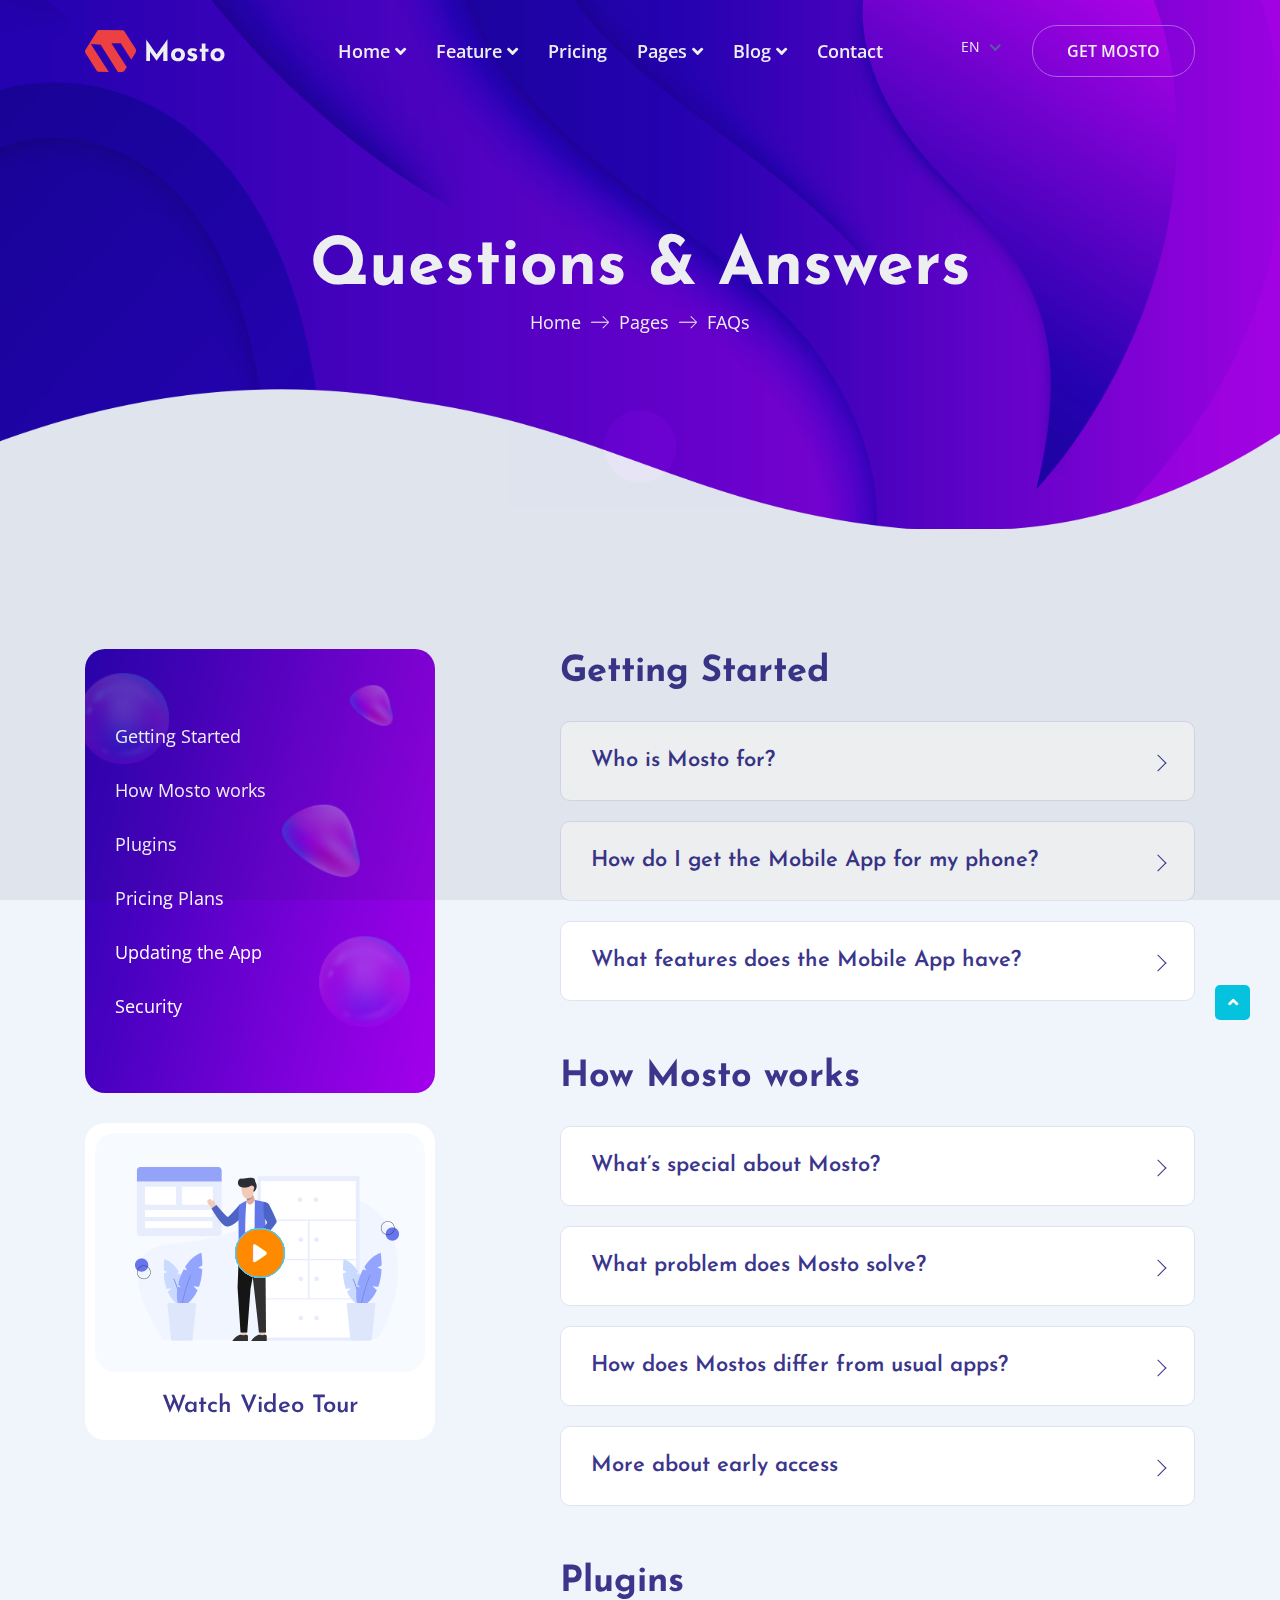
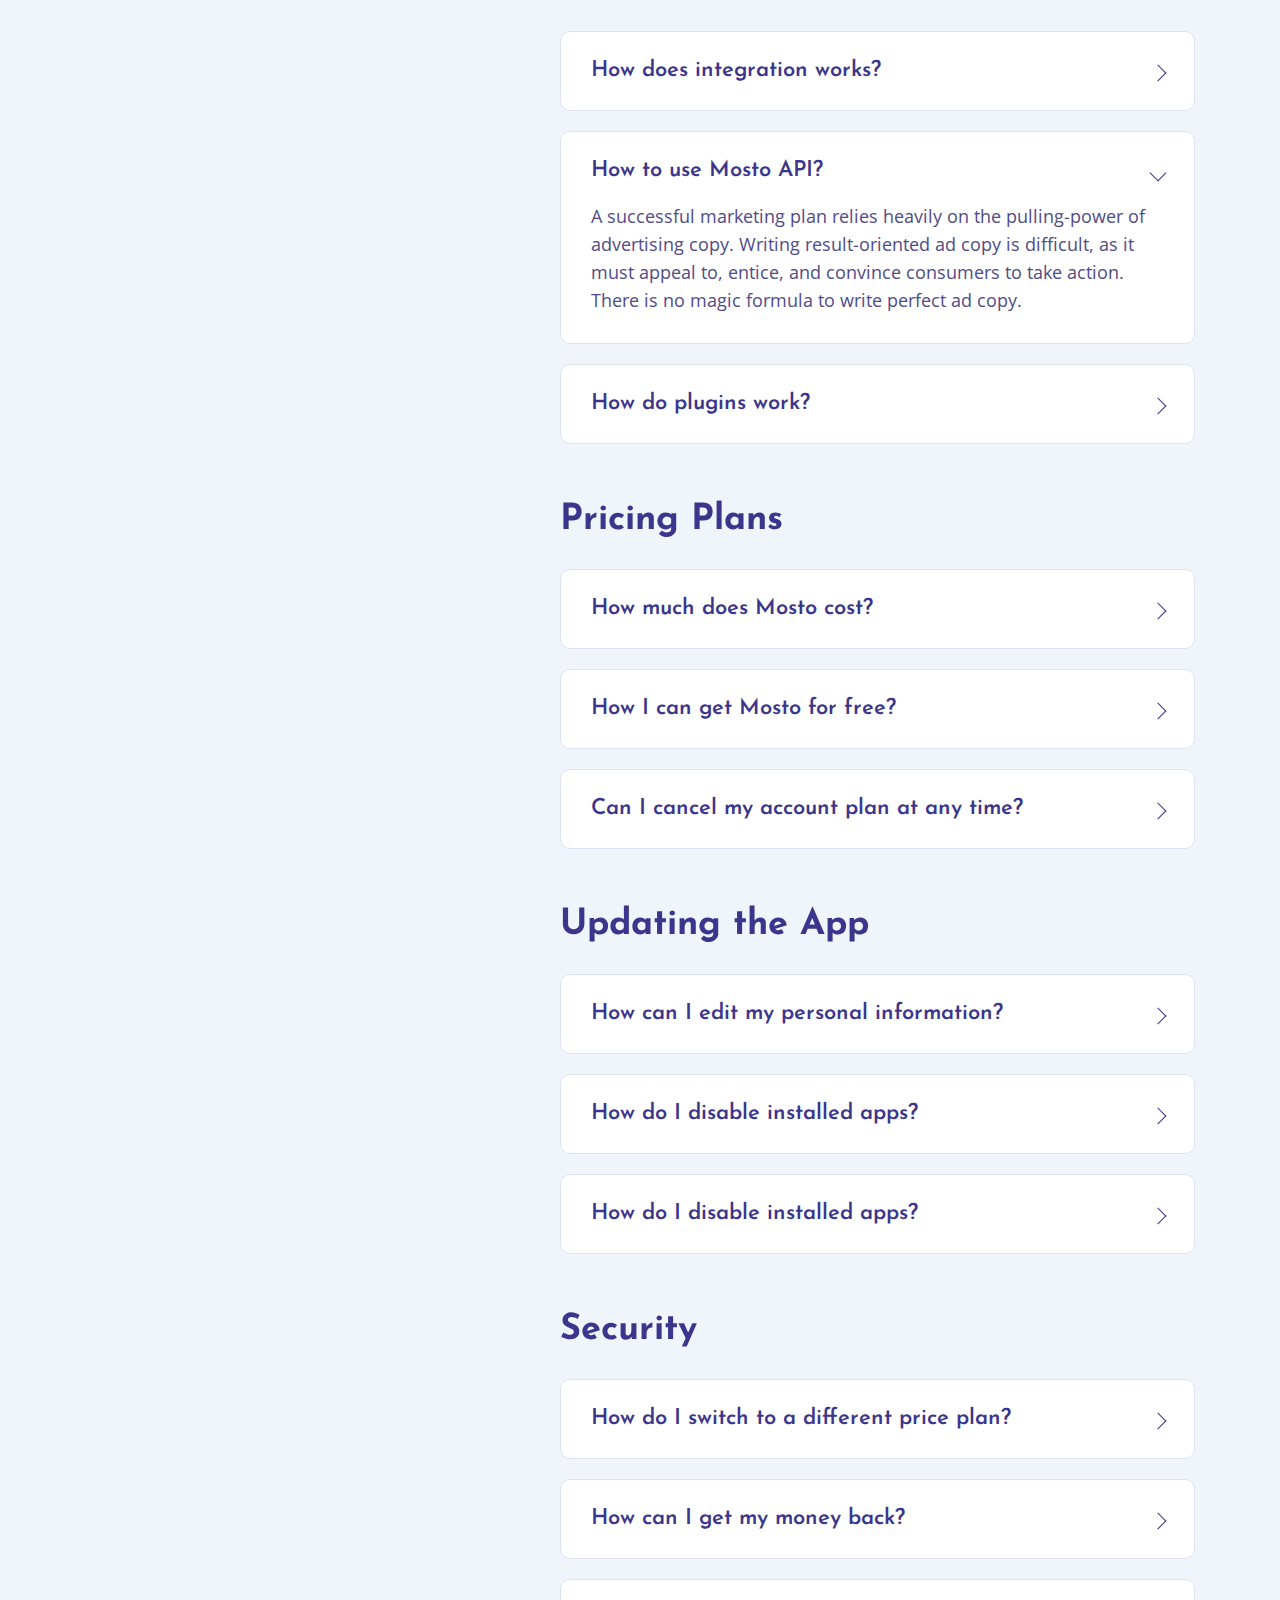
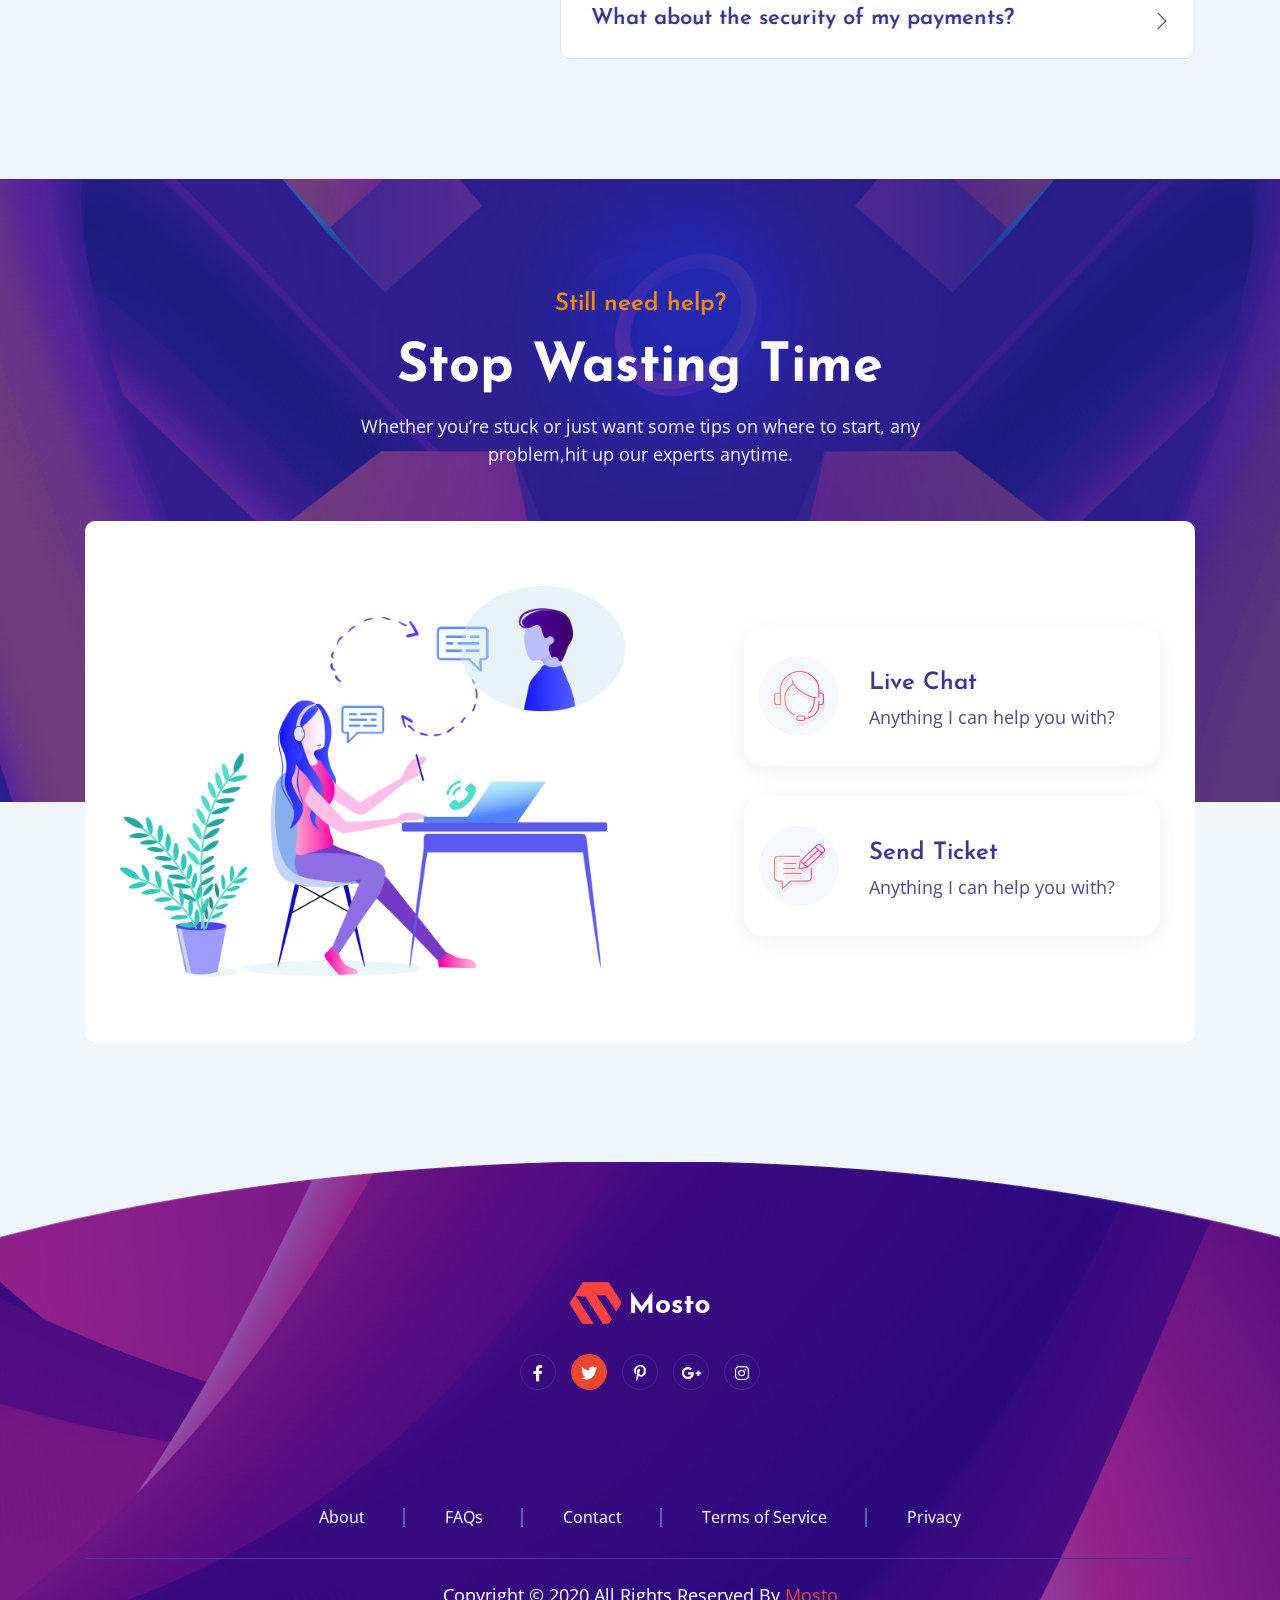
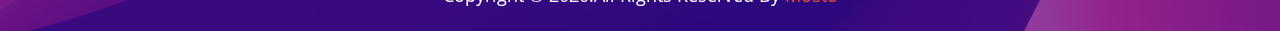
<file: faqs.html>
<!DOCTYPE html>
<html lang="en">

<head>
    <meta charset="UTF-8">
    <meta name="viewport" content="width=device-width, initial-scale=1.0">
    <meta http-equiv="X-UA-Compatible" content="ie=edge">

    <title>Mosto - Software and App Landing Pages HTML Template</title>

    <link rel="stylesheet" href="./assets/css/bootstrap.min.css">
    <link rel="stylesheet" href="./assets/css/all.min.css">
    <link rel="stylesheet" href="./assets/css/animate.css">
    <link rel="stylesheet" href="./assets/css/nice-select.css">
    <link rel="stylesheet" href="./assets/css/owl.min.css">
    <link rel="stylesheet" href="./assets/css/jquery-ui.min.css">
    <link rel="stylesheet" href="./assets/css/magnific-popup.css">
    <link rel="stylesheet" href="./assets/css/flaticon.css">
    <link rel="stylesheet" href="./assets/css/main.css">

    <link rel="shortcut icon" href="assets/images/favicon.png" type="image/x-icon">
    
  
</head>

<body data-spy="scroll" data-target="#faq-menu" data-offset="150">
    <!--============= ScrollToTop Section Starts Here =============-->
    <div class="preloader">
        <div class="preloader-inner">
            <div class="preloader-icon">
                <span></span>
                <span></span>
            </div>
        </div>
    </div>
    <a href="#0" class="scrollToTop"><i class="fas fa-angle-up"></i></a>
    <div class="overlay"></div>
    <!--============= ScrollToTop Section Ends Here =============-->


    <!--============= Header Section Starts Here =============-->
    <header class="header-section inner-header">
        <div class="container">
            <div class="header-wrapper">
                <div class="logo">
                    <a href="index.html">
                        <img src="./assets/images/logo/logo.png" alt="logo">
                    </a>
                </div>
                <ul class="menu">
                    <li>
                        <a href="#0">Home</a>
                        <ul class="submenu">
                            <li>
                                <a href="#0">Home Apps</a>
                                <ul class="submenu">
                                    <li>
                                        <a href="index.html">Mobile App 1</a>
                                    </li>
                                    <li>
                                        <a href="index-2.html">Mobile App 2</a>
                                    </li>
                                    <li>
                                        <a href="index-3.html">Mobile App 3</a>
                                    </li>
                                    <li>
                                        <a href="index-4.html">Mobile App 4</a>
                                    </li>
                                </ul>
                            </li>
                            <li>
                                <a href="#0">Home Messenger</a>
                                <ul class="submenu">
                                    <li>
                                        <a href="index-5.html">Messenger 1</a>
                                    </li>
                                    <li>
                                        <a href="index-6.html">Messenger 2</a>
                                    </li>
                                </ul>
                            </li>
                            <li>
                                <a href="#0">Home Web</a>
                                <ul class="submenu">
                                    <li>
                                        <a href="index-7.html">Web 1</a>
                                    </li>
                                    <li>
                                        <a href="index-8.html">Web 2</a>
                                    </li>
                                </ul>
                            </li>
                            <li>
                                <a href="#0">Home Dextop</a>
                                <ul class="submenu">
                                    <li>
                                        <a href="index-9.html">Dextop 1</a>
                                    </li>
                                    <li>
                                        <a href="index-10.html">Dextop 2</a>
                                    </li>
                                    <li>
                                        <a href="index-11.html">Dextop 3</a>
                                    </li>
                                </ul>
                            </li>
                            <li>
                                <a href="#0">Home Watchapp</a>
                                <ul class="submenu">
                                    <li>
                                        <a href="index-12.html">Watchapp 1</a>
                                    </li>
                                    <li>
                                        <a href="index-13.html">Watchapp 2</a>
                                    </li>
                                </ul>
                            </li>
                            <li>
                                <a href="#0">Home Hero Video</a>
                                <ul class="submenu">
                                    <li>
                                        <a href="index-14.html">Hero Video 1</a>
                                    </li>
                                    <li>
                                        <a href="index-15.html">Hero Video 2</a>
                                    </li>
                                </ul>
                            </li>
                        </ul>
                    </li>
                    <li>
                        <a href="#0">Feature</a>
                        <ul class="submenu">
                            <li>
                                <a href="feature.html">Feature 1</a>
                            </li>
                            <li>
                                <a href="feature-2.html">Feature 2</a>
                            </li>
                            <li>
                                <a href="feature-3.html">Feature 3</a>
                            </li>
                        </ul>
                    </li>
                    <li>
                        <a href="pricing-plan.html">Pricing</a>
                    </li>
                    <li>
                        <a href="#0">Pages</a>
                        <ul class="submenu">
                            <li>
                                <a href="about.html">about</a>
                            </li>
                            <li>
                                <a href="app-download.html">app download</a>
                            </li>
                            <li>
                                <a href="#0">Team</a>
                                <ul class="submenu">
                                    <li>
                                        <a href="team.html">Team</a>
                                    </li>
                                    <li>
                                        <a href="team-single.html">Team Single</a>
                                    </li>
                                </ul>
                            </li>
                            <li>
                                <a href="#0">Account</a>
                                <ul class="submenu">
                                    <li>
                                        <a href="sign-up.html">Sign Up</a>
                                    </li>
                                    <li>
                                        <a href="sign-in.html">Sign In</a>
                                    </li>
                                </ul>
                            </li>
                            <li>
                                <a href="faqs.html">FAQs</a>
                            </li>
                            <li>
                                <a href="partners.html">Partners</a>
                            </li>
                            <li>
                                <a href="privacy-policy.html">Privacy Policy</a>
                            </li>
                            <li>
                                <a href="coming-soon.html">Coming Soon</a>
                            </li>
                            <li>
                                <a href="change-password.html">Change Password</a>
                            </li>
                            <li>
                                <a href="reset-password.html">Password Reset</a>
                            </li>
                            <li>
                                <a href="reviews.html">review</a>
                            </li>
                            <li>
                                <a href="404.html">404</a>
                            </li>
                        </ul>
                    </li>
                    <li>
                        <a href="#0">Blog</a>
                        <ul class="submenu">
                            <li>
                                <a href="blog.html">blog style 1</a>
                            </li>
                            <li>
                                <a href="blog-type-two.html">blog style 1</a>
                            </li>
                            <li>
                                <a href="blog-single-1.html">blog Single 1</a>
                            </li>
                            <li>
                                <a href="blog-single-2.html">blog Single 2</a>
                            </li>
                        </ul>
                    </li>
                    <li>
                        <a href="contact.html">contact</a>
                    </li>
                    <li class="d-sm-none">
                        <a href="#0" class="m-0 header-button">Get Mosto</a>
                    </li>
                </ul>
                <div class="header-bar d-lg-none">
                    <span></span>
                    <span></span>
                    <span></span>
                </div>
                <div class="header-right">
                    <select class="select-bar">
                        <option value="en">En</option>
                        <option value="Bn">Bn</option>
                        <option value="pk">Pk</option>
                        <option value="Fr">Fr</option>
                    </select>
                    <a href="#0" class="header-button d-none d-sm-inline-block">Get Mosto</a>
                </div>
            </div>
        </div>
    </header>
    <!--============= Header Section Ends Here =============-->


    <!--============= Header Section Ends Here =============-->
    <section class="page-header bg_img" data-background="./assets/images/page-header.png">
        <div class="bottom-shape d-none d-md-block">
            <img src="./assets/css/img/page-header.png" alt="css">
        </div>
        <div class="container">
            <div class="page-header-content cl-white">
                <h2 class="title">Questions & Answers</h2>
                <ul class="breadcrumb">
                    <li>
                        <a href="index.html">Home</a>
                    </li>
                    <li>
                        <a href="#0">Pages</a>
                    </li>
                    <li>
                        FAQs
                    </li>
                </ul>
            </div>
        </div>
    </section>
    <!--============= Header Section Ends Here =============-->


    
    <!--============= Faqs Section Starts Here =============-->
    <section class="faq-section padding-top padding-bottom">
        <div class="container">
            <div class="row justify-content-between">
                <div class="col-lg-4">
                    <aside class="sticky-menu">
                        <div class="faq-menu bg_img mb-30" data-background="./assets/images/faq/faq-menu.png">
                            <ul id="faq-menu">
                                <li class="nav-item">
                                    <a class="nav-link" href="#get">Getting Started</a>
                                </li>
                                <li class="nav-item">
                                    <a class="nav-link" href="#how">How Mosto works</a>
                                </li>
                                <li class="nav-item">
                                    <a class="nav-link" href="#plugin">Plugins</a>
                                </li>
                                <li class="nav-item">
                                    <a class="nav-link" href="#pricing">Pricing Plans</a>
                                </li>
                                <li class="nav-item">
                                    <a class="nav-link" href="#update">Updating the App</a>
                                </li>
                                <li class="nav-item">
                                    <a class="nav-link" href="#security">Security</a>
                                </li>
                            </ul>
                        </div>
                        <div class="faq-video">
                            <a href="https://www.youtube.com/watch?v=GT6-H4BRyqQ" class="video-area">
                                <img src="./assets/images/faq/video.png" alt="faq">
                                <div class="video-button-2 popup">
                                    <span></span>
                                    <span></span>
                                    <span></span>
                                    <span></span>
                                    <i class="flaticon-play"></i>
                                </div>
                            </a>
                            <h5 class="title">Watch Video Tour</h5>
                        </div>
                    </aside>
                </div>
                <div class="col-lg-8 col-xl-7">
                    <article class="mt-70 mt-lg-0">
                        <div class="faq--wrapper" id="get">
                            <h3 class="main-title">Getting Started</h3>
                            <div class="faq--area">
                                <div class="faq--item">
                                    <div class="faq-title">
                                        <h6 class="title">Who is Mosto for?</h6>
                                        <span class="icon"></span>
                                    </div>
                                    <div class="faq-content">
                                        <p>A successful marketing plan relies heavily on the pulling-power of advertising copy. Writing result-oriented ad copy is difficult, as it must appeal to, entice, and convince consumers to take action. There is no magic formula to write perfect ad copy.</p>
                                    </div>
                                </div>
                                <div class="faq--item">
                                    <div class="faq-title">
                                        <h6 class="title">How do I get the Mobile App for my phone?</h6>
                                        <span class="icon"></span>
                                    </div>
                                    <div class="faq-content">
                                        <p>A successful marketing plan relies heavily on the pulling-power of advertising copy. Writing result-oriented ad copy is difficult, as it must appeal to, entice, and convince consumers to take action. There is no magic formula to write perfect ad copy.</p>
                                    </div>
                                </div>
                                <div class="faq--item">
                                    <div class="faq-title">
                                        <h6 class="title">What features does the Mobile App have?</h6>
                                        <span class="icon"></span>
                                    </div>
                                    <div class="faq-content">
                                        <p>A successful marketing plan relies heavily on the pulling-power of advertising copy. Writing result-oriented ad copy is difficult, as it must appeal to, entice, and convince consumers to take action. There is no magic formula to write perfect ad copy.</p>
                                    </div>
                                </div>
                            </div>
                        </div>
                        <div class="faq--wrapper" id="how">
                            <h3 class="main-title">How Mosto works</h3>
                            <div class="faq--area">
                                <div class="faq--item">
                                    <div class="faq-title">
                                        <h6 class="title">What’s special about Mosto?</h6>
                                        <span class="icon"></span>
                                    </div>
                                    <div class="faq-content">
                                        <p>A successful marketing plan relies heavily on the pulling-power of advertising copy. Writing result-oriented ad copy is difficult, as it must appeal to, entice, and convince consumers to take action. There is no magic formula to write perfect ad copy.</p>
                                    </div>
                                </div>
                                <div class="faq--item">
                                    <div class="faq-title">
                                        <h6 class="title">What problem does Mosto solve?</h6>
                                        <span class="icon"></span>
                                    </div>
                                    <div class="faq-content">
                                        <p>A successful marketing plan relies heavily on the pulling-power of advertising copy. Writing result-oriented ad copy is difficult, as it must appeal to, entice, and convince consumers to take action. There is no magic formula to write perfect ad copy.</p>
                                    </div>
                                </div>
                                <div class="faq--item">
                                    <div class="faq-title">
                                        <h6 class="title">How does Mostos differ from usual apps?</h6>
                                        <span class="icon"></span>
                                    </div>
                                    <div class="faq-content">
                                        <p>A successful marketing plan relies heavily on the pulling-power of advertising copy. Writing result-oriented ad copy is difficult, as it must appeal to, entice, and convince consumers to take action. There is no magic formula to write perfect ad copy.</p>
                                    </div>
                                </div>
                                <div class="faq--item">
                                    <div class="faq-title">
                                        <h6 class="title">More about early access</h6>
                                        <span class="icon"></span>
                                    </div>
                                    <div class="faq-content">
                                        <p>A successful marketing plan relies heavily on the pulling-power of advertising copy. Writing result-oriented ad copy is difficult, as it must appeal to, entice, and convince consumers to take action. There is no magic formula to write perfect ad copy.</p>
                                    </div>
                                </div>
                            </div>
                        </div>
                        <div class="faq--wrapper" id="plugin">
                            <h3 class="main-title">Plugins</h3>
                            <div class="faq--area">
                                <div class="faq--item">
                                    <div class="faq-title">
                                        <h6 class="title">How does integration works?</h6>
                                        <span class="icon"></span>
                                    </div>
                                    <div class="faq-content">
                                        <p>A successful marketing plan relies heavily on the pulling-power of advertising copy. Writing result-oriented ad copy is difficult, as it must appeal to, entice, and convince consumers to take action. There is no magic formula to write perfect ad copy.</p>
                                    </div>
                                </div>
                                <div class="faq--item open active">
                                    <div class="faq-title">
                                        <h6 class="title">How to use Mosto API?</h6>
                                        <span class="icon"></span>
                                    </div>
                                    <div class="faq-content">
                                        <p>A successful marketing plan relies heavily on the pulling-power of advertising copy. Writing result-oriented ad copy is difficult, as it must appeal to, entice, and convince consumers to take action. There is no magic formula to write perfect ad copy.</p>
                                    </div>
                                </div>
                                <div class="faq--item">
                                    <div class="faq-title">
                                        <h6 class="title">How do plugins work?</h6>
                                        <span class="icon"></span>
                                    </div>
                                    <div class="faq-content">
                                        <p>A successful marketing plan relies heavily on the pulling-power of advertising copy. Writing result-oriented ad copy is difficult, as it must appeal to, entice, and convince consumers to take action. There is no magic formula to write perfect ad copy.</p>
                                    </div>
                                </div>
                            </div>
                        </div>
                        <div class="faq--wrapper" id="pricing">
                            <h3 class="main-title">Pricing Plans</h3>
                            <div class="faq--area">
                                <div class="faq--item">
                                    <div class="faq-title">
                                        <h6 class="title">How much does Mosto cost?</h6>
                                        <span class="icon"></span>
                                    </div>
                                    <div class="faq-content">
                                        <p>A successful marketing plan relies heavily on the pulling-power of advertising copy. Writing result-oriented ad copy is difficult, as it must appeal to, entice, and convince consumers to take action. There is no magic formula to write perfect ad copy.</p>
                                    </div>
                                </div>
                                <div class="faq--item">
                                    <div class="faq-title">
                                        <h6 class="title">How I can get Mosto for free?</h6>
                                        <span class="icon"></span>
                                    </div>
                                    <div class="faq-content">
                                        <p>A successful marketing plan relies heavily on the pulling-power of advertising copy. Writing result-oriented ad copy is difficult, as it must appeal to, entice, and convince consumers to take action. There is no magic formula to write perfect ad copy.</p>
                                    </div>
                                </div>
                                <div class="faq--item">
                                    <div class="faq-title">
                                        <h6 class="title">Can I cancel my account plan at any time?</h6>
                                        <span class="icon"></span>
                                    </div>
                                    <div class="faq-content">
                                        <p>A successful marketing plan relies heavily on the pulling-power of advertising copy. Writing result-oriented ad copy is difficult, as it must appeal to, entice, and convince consumers to take action. There is no magic formula to write perfect ad copy.</p>
                                    </div>
                                </div>
                            </div>
                        </div>
                        <div class="faq--wrapper" id="update">
                            <h3 class="main-title">Updating the App</h3>
                            <div class="faq--area">
                                <div class="faq--item">
                                    <div class="faq-title">
                                        <h6 class="title">How can I edit my personal information?</h6>
                                        <span class="icon"></span>
                                    </div>
                                    <div class="faq-content">
                                        <p>A successful marketing plan relies heavily on the pulling-power of advertising copy. Writing result-oriented ad copy is difficult, as it must appeal to, entice, and convince consumers to take action. There is no magic formula to write perfect ad copy.</p>
                                    </div>
                                </div>
                                <div class="faq--item">
                                    <div class="faq-title">
                                        <h6 class="title">How do I disable installed apps?</h6>
                                        <span class="icon"></span>
                                    </div>
                                    <div class="faq-content">
                                        <p>A successful marketing plan relies heavily on the pulling-power of advertising copy. Writing result-oriented ad copy is difficult, as it must appeal to, entice, and convince consumers to take action. There is no magic formula to write perfect ad copy.</p>
                                    </div>
                                </div>
                                <div class="faq--item">
                                    <div class="faq-title">
                                        <h6 class="title">How do I disable installed apps?</h6>
                                        <span class="icon"></span>
                                    </div>
                                    <div class="faq-content">
                                        <p>A successful marketing plan relies heavily on the pulling-power of advertising copy. Writing result-oriented ad copy is difficult, as it must appeal to, entice, and convince consumers to take action. There is no magic formula to write perfect ad copy.</p>
                                    </div>
                                </div>
                            </div>
                        </div>
                        <div class="faq--wrapper" id="security">
                            <h3 class="main-title">Security</h3>
                            <div class="faq--area">
                                <div class="faq--item">
                                    <div class="faq-title">
                                        <h6 class="title">How do I switch to a different price plan?</h6>
                                        <span class="icon"></span>
                                    </div>
                                    <div class="faq-content">
                                        <p>A successful marketing plan relies heavily on the pulling-power of advertising copy. Writing result-oriented ad copy is difficult, as it must appeal to, entice, and convince consumers to take action. There is no magic formula to write perfect ad copy.</p>
                                    </div>
                                </div>
                                <div class="faq--item">
                                    <div class="faq-title">
                                        <h6 class="title">How can I get my money back?</h6>
                                        <span class="icon"></span>
                                    </div>
                                    <div class="faq-content">
                                        <p>A successful marketing plan relies heavily on the pulling-power of advertising copy. Writing result-oriented ad copy is difficult, as it must appeal to, entice, and convince consumers to take action. There is no magic formula to write perfect ad copy.</p>
                                    </div>
                                </div>
                                <div class="faq--item">
                                    <div class="faq-title">
                                        <h6 class="title">What about the security of my payments?</h6>
                                        <span class="icon"></span>
                                    </div>
                                    <div class="faq-content">
                                        <p>A successful marketing plan relies heavily on the pulling-power of advertising copy. Writing result-oriented ad copy is difficult, as it must appeal to, entice, and convince consumers to take action. There is no magic formula to write perfect ad copy.</p>
                                    </div>
                                </div>
                            </div>
                        </div>
                    </article>
                </div>
            </div>
        </div>
    </section>
    <!--============= Faqs Section Ends Here =============-->


    <!--============= Comunity Section Starts Here =============-->
    <section class="comunity-section padding-top padding-bottom oh pos-rel">
        <div class="comunity-bg bg_img" data-background="./assets/images/client/mosto-client.jpg"></div>
        <div class="container">
            <div class="row justify-content-center">
                <div class="col-lg-7">
                    <div class="section-header cl-white">
                        <h5 class="cate">Still need help?</h5>
                        <h2 class="title">Stop Wasting Time</h2>
                        <p>Whether you’re stuck or just want some tips on where to start, any problem,hit up our experts anytime.</p>
                    </div>
                </div>
            </div>
            <div class="comunity-asking">
                <div class="row justify-content-between align-items-center">
                    <div class="col-lg-6 rtl d-none d-lg-block">
                        <img src="./assets/images/feature/help.png" alt="feature">
                    </div>
                    <div class="col-lg-6 col-xl-5 mb-30-none">
                        <div class="help-item">
                            <div class="help-thumb">
                                <img src="./assets/images/feature/help1.png" alt="help">
                            </div>
                            <div class="help-content">
                                <h5 class="title">live chat</h5>
                                <p>Anything I can help you with?</p>
                            </div>
                        </div>
                        <div class="help-item">
                            <div class="help-thumb">
                                <img src="./assets/images/feature/help2.png" alt="help">
                            </div>
                            <div class="help-content">
                                <h5 class="title">Send Ticket</h5>
                                <p>Anything I can help you with?</p>
                            </div>
                        </div>
                    </div>
                </div>
            </div>
        </div>
    </section>
    <!--============= Comunity Section Ends Here =============-->


    <!--============= Footer Section Starts Here =============-->
    <footer class="footer-section bg_img" data-background="./assets/images/footer/footer-bg.jpg">
        <div class="container">
            <div class="footer-top padding-top padding-bottom">
                <div class="logo">
                    <a href="#0">
                        <img src="./assets/images/logo/footer-logo.png" alt="logo">
                    </a>
                </div>
                <ul class="social-icons">
                    <li>
                        <a href="#0"><i class="fab fa-facebook-f"></i></a>
                    </li>
                    <li>
                        <a href="#0" class="active"><i class="fab fa-twitter"></i></a>
                    </li>
                    <li>
                        <a href="#0"><i class="fab fa-pinterest-p"></i></a>
                    </li>
                    <li>
                        <a href="#0"><i class="fab fa-google-plus-g"></i></a>
                    </li>
                    <li>
                        <a href="#0"><i class="fab fa-instagram"></i></a>
                    </li>
                </ul>
            </div>
            <div class="footer-bottom">
                <ul class="footer-link">
                    <li>
                        <a href="#0">About</a>
                    </li>
                    <li>
                        <a href="#0">FAQs</a>
                    </li>
                    <li>
                        <a href="#0">Contact</a>
                    </li>
                    <li>
                        <a href="#0">Terms of Service</a>
                    </li>
                    <li>
                        <a href="#0">Privacy</a>
                    </li>
                </ul>
            </div>
            <div class="copyright">
                <p>
                    Copyright © 2020.All Rights Reserved By <a href="#0">Mosto</a>
                </p>
            </div>
        </div>
    </footer>
    <!--============= Footer Section Ends Here =============-->

    <script src="./assets/js/jquery-3.3.1.min.js"></script>
    <script src="./assets/js/modernizr-3.6.0.min.js"></script>
    <script src="./assets/js/plugins.js"></script>
    <script src="./assets/js/bootstrap.min.js"></script>
    <script src="./assets/js/magnific-popup.min.js"></script>
    <script src="./assets/js/jquery-ui.min.js"></script>
    <script src="./assets/js/wow.min.js"></script>
    <script src="./assets/js/waypoints.js"></script>
    <script src="./assets/js/nice-select.js"></script>
    <script src="./assets/js/owl.min.js"></script>
    <script src="./assets/js/counterup.min.js"></script>
    <script src="./assets/js/paroller.js"></script>
    <script src="./assets/js/main.js"></script>


</body>

</html>
</file>
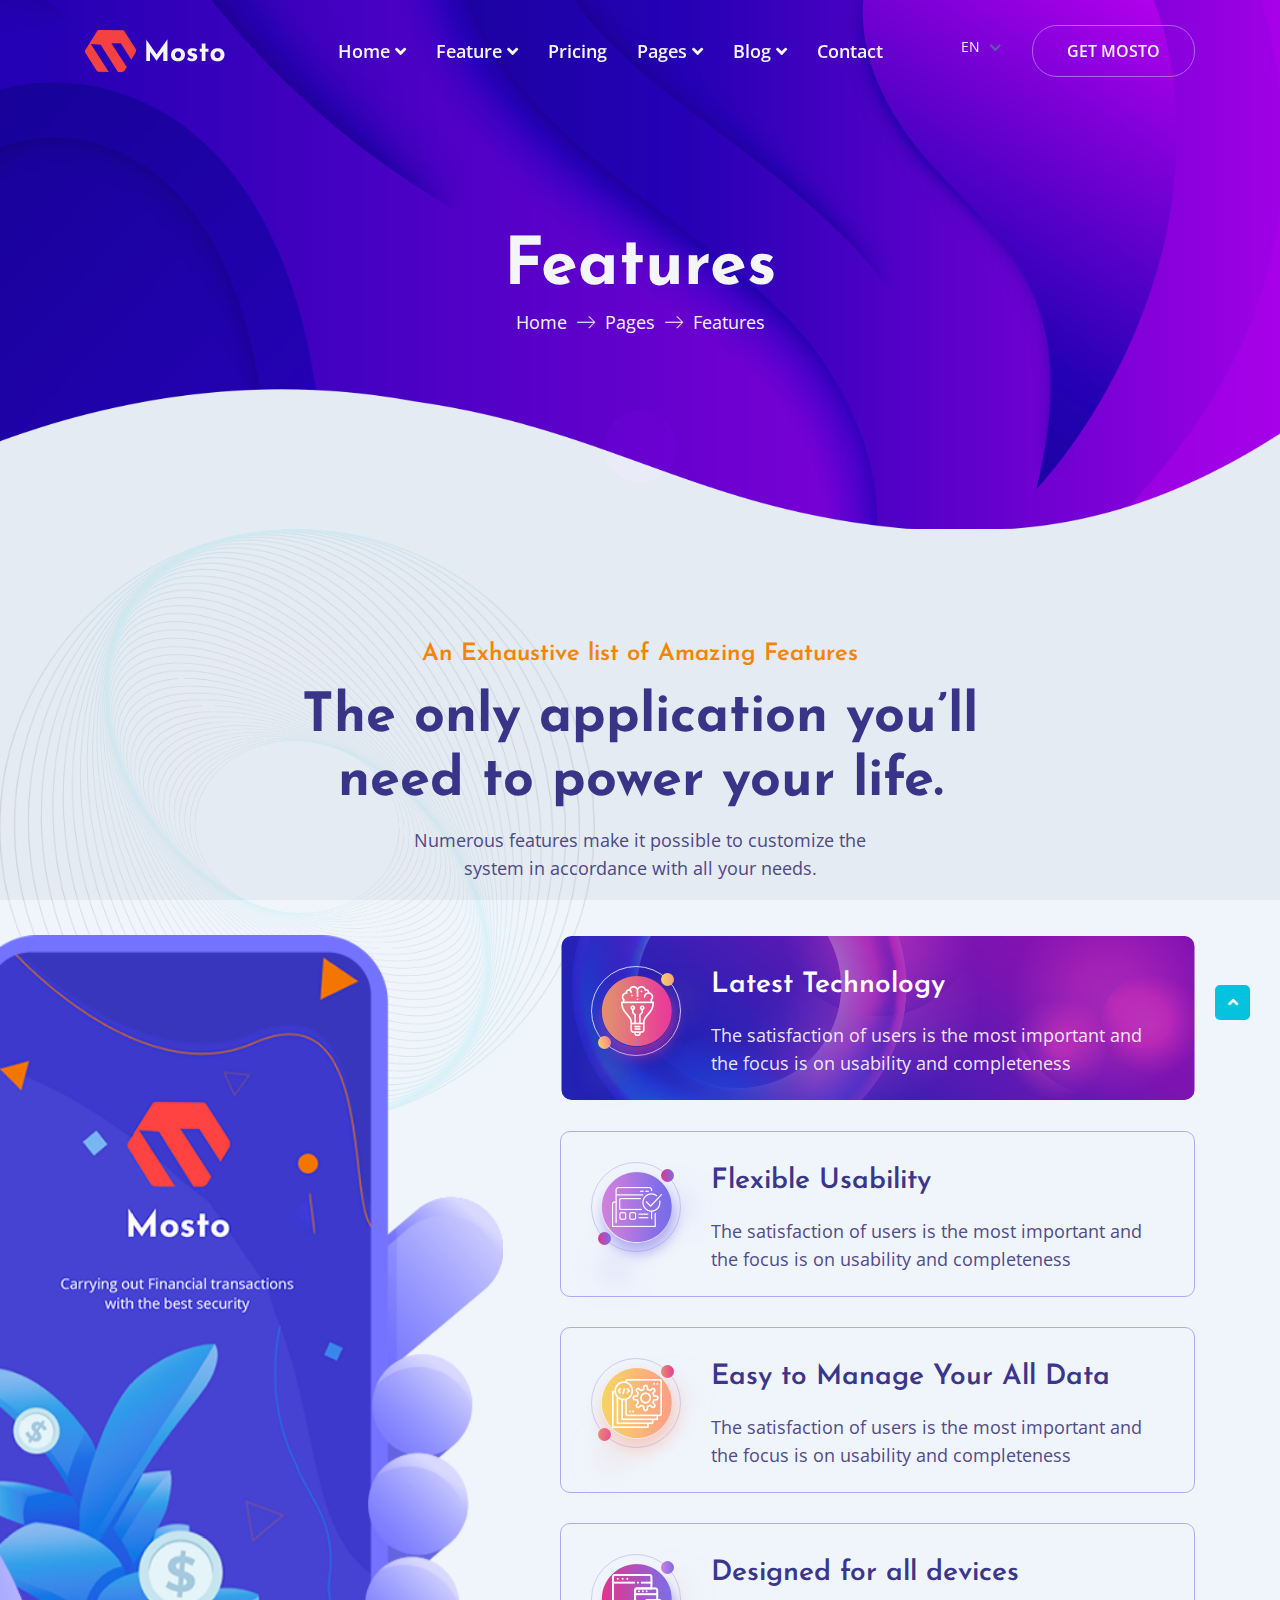
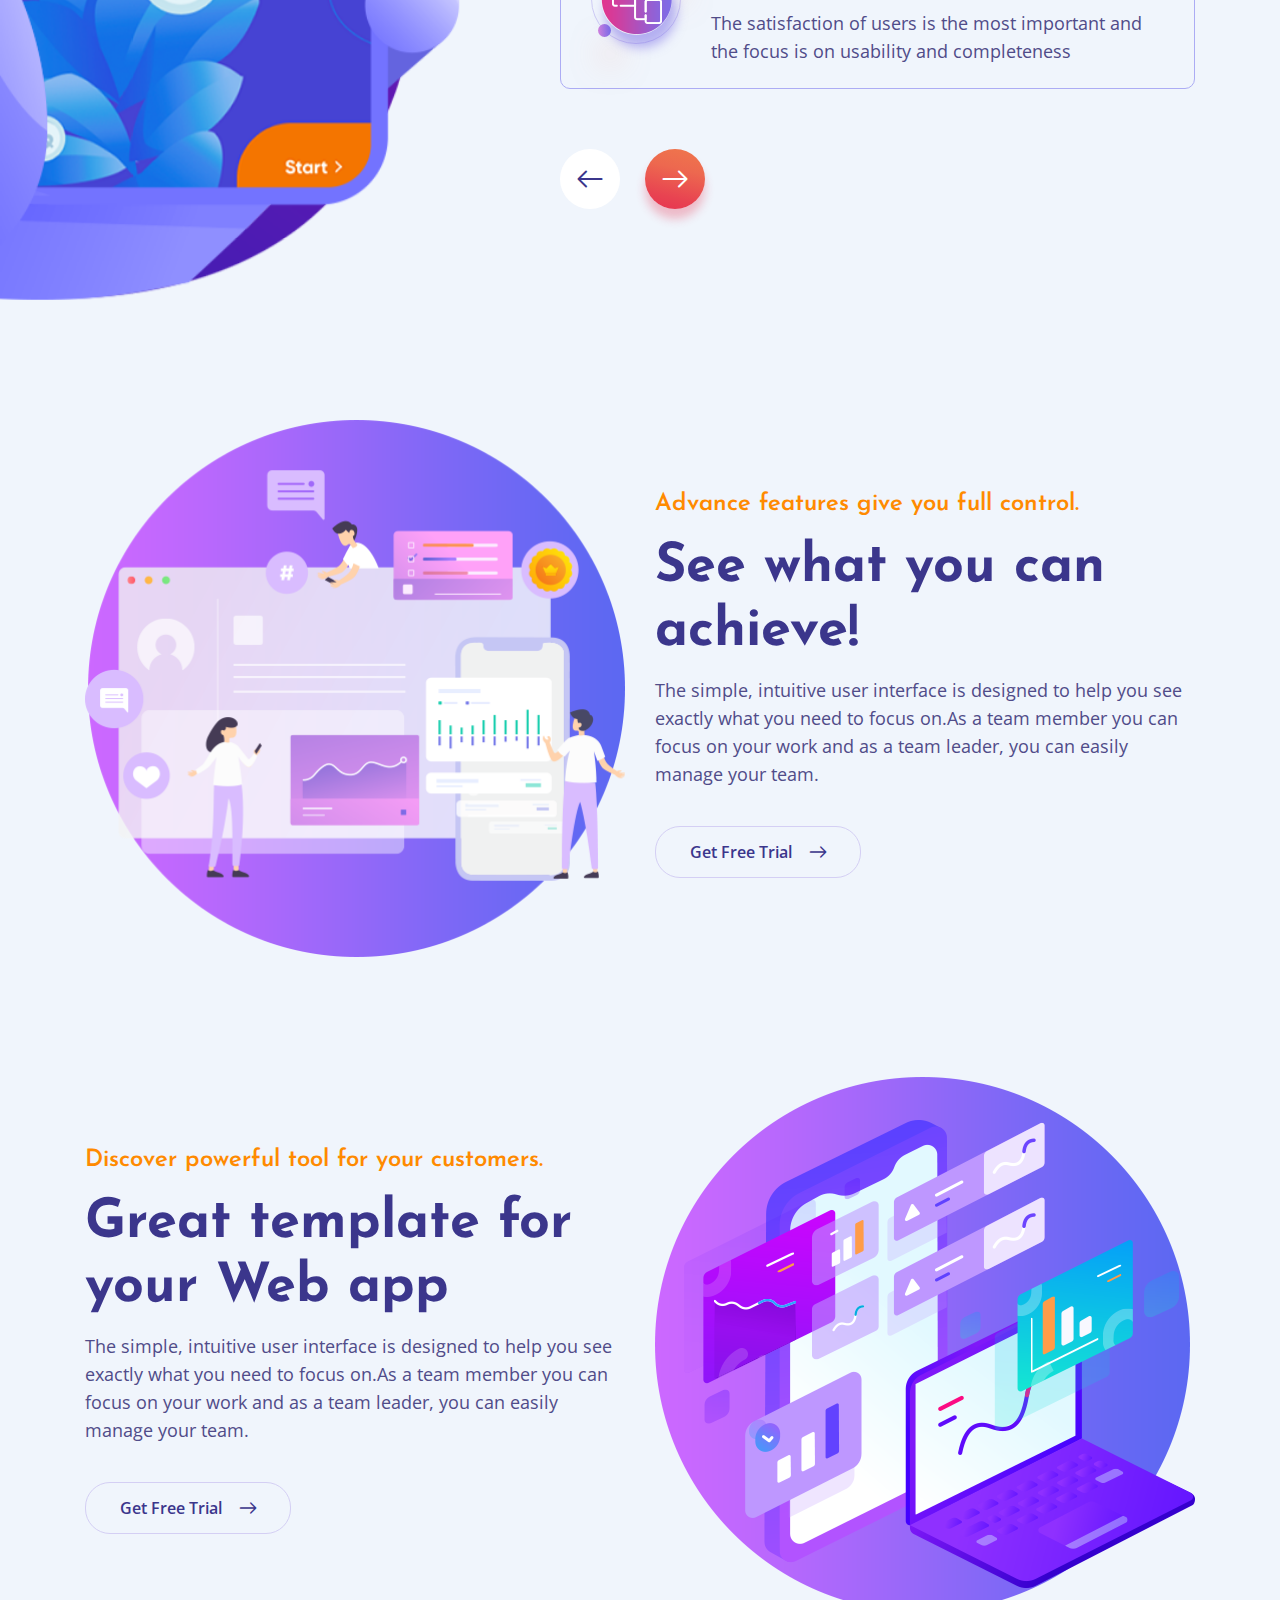
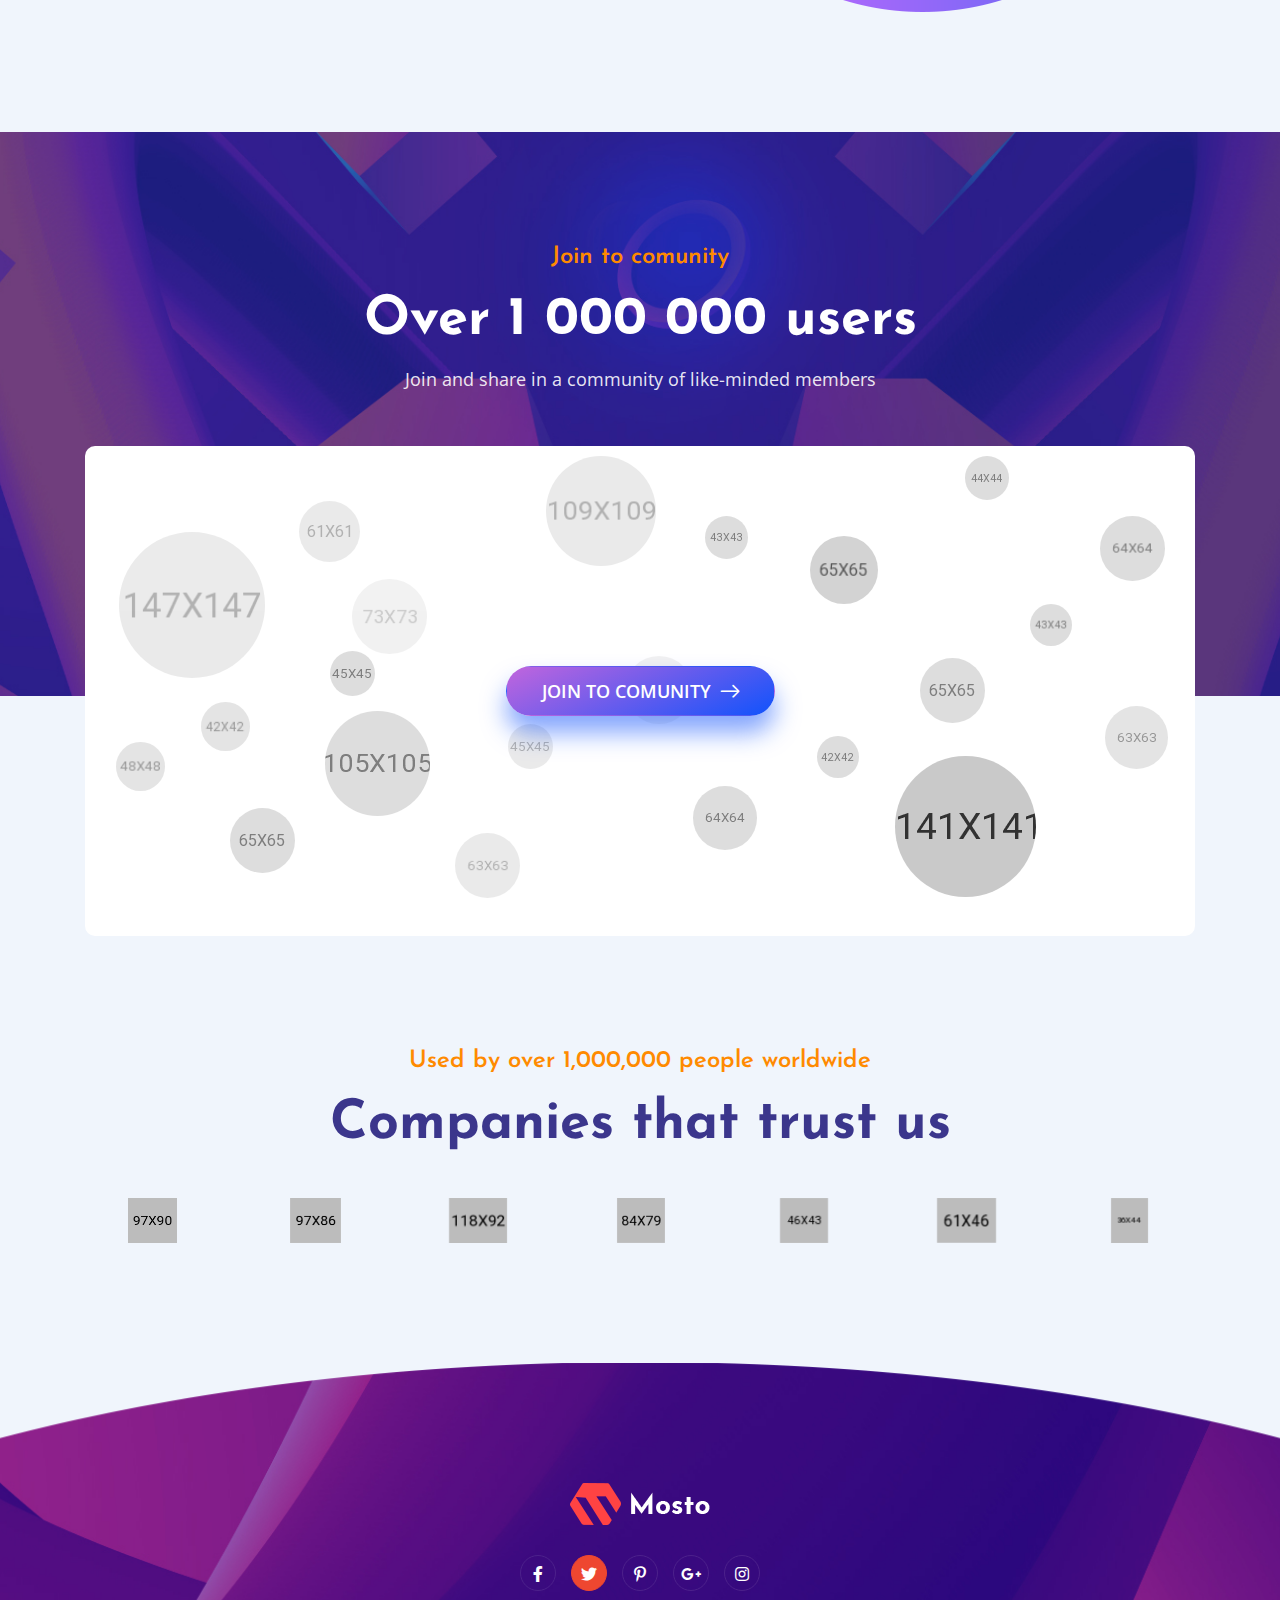
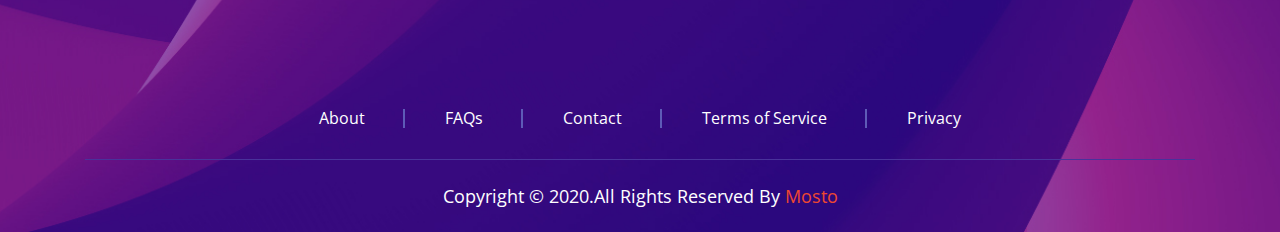
<file: feature-2.html>
<!DOCTYPE html>
<html lang="en">

<head>
    <meta charset="UTF-8">
    <meta name="viewport" content="width=device-width, initial-scale=1.0">
    <meta http-equiv="X-UA-Compatible" content="ie=edge">

    <title>Mosto - Software and App Landing Pages HTML Template</title>

    <link rel="stylesheet" href="./assets/css/bootstrap.min.css">
    <link rel="stylesheet" href="./assets/css/all.min.css">
    <link rel="stylesheet" href="./assets/css/animate.css">
    <link rel="stylesheet" href="./assets/css/nice-select.css">
    <link rel="stylesheet" href="./assets/css/owl.min.css">
    <link rel="stylesheet" href="./assets/css/jquery-ui.min.css">
    <link rel="stylesheet" href="./assets/css/magnific-popup.css">
    <link rel="stylesheet" href="./assets/css/flaticon.css">
    <link rel="stylesheet" href="./assets/css/main.css">

    <link rel="shortcut icon" href="assets/images/favicon.png" type="image/x-icon">
    
  
</head>

<body>
    <!--============= ScrollToTop Section Starts Here =============-->
    <div class="preloader">
        <div class="preloader-inner">
            <div class="preloader-icon">
                <span></span>
                <span></span>
            </div>
        </div>
    </div>
    <a href="#0" class="scrollToTop"><i class="fas fa-angle-up"></i></a>
    <div class="overlay"></div>
    <!--============= ScrollToTop Section Ends Here =============-->


    <!--============= Header Section Starts Here =============-->
    <header class="header-section inner-header">
        <div class="container">
            <div class="header-wrapper">
                <div class="logo">
                    <a href="index.html">
                        <img src="./assets/images/logo/logo.png" alt="logo">
                    </a>
                </div>
                <ul class="menu">
                    <li>
                        <a href="#0">Home</a>
                        <ul class="submenu">
                            <li>
                                <a href="#0">Home Apps</a>
                                <ul class="submenu">
                                    <li>
                                        <a href="index.html">Mobile App 1</a>
                                    </li>
                                    <li>
                                        <a href="index-2.html">Mobile App 2</a>
                                    </li>
                                    <li>
                                        <a href="index-3.html">Mobile App 3</a>
                                    </li>
                                    <li>
                                        <a href="index-4.html">Mobile App 4</a>
                                    </li>
                                </ul>
                            </li>
                            <li>
                                <a href="#0">Home Messenger</a>
                                <ul class="submenu">
                                    <li>
                                        <a href="index-5.html">Messenger 1</a>
                                    </li>
                                    <li>
                                        <a href="index-6.html">Messenger 2</a>
                                    </li>
                                </ul>
                            </li>
                            <li>
                                <a href="#0">Home Web</a>
                                <ul class="submenu">
                                    <li>
                                        <a href="index-7.html">Web 1</a>
                                    </li>
                                    <li>
                                        <a href="index-8.html">Web 2</a>
                                    </li>
                                </ul>
                            </li>
                            <li>
                                <a href="#0">Home Dextop</a>
                                <ul class="submenu">
                                    <li>
                                        <a href="index-9.html">Dextop 1</a>
                                    </li>
                                    <li>
                                        <a href="index-10.html">Dextop 2</a>
                                    </li>
                                    <li>
                                        <a href="index-11.html">Dextop 3</a>
                                    </li>
                                </ul>
                            </li>
                            <li>
                                <a href="#0">Home Watchapp</a>
                                <ul class="submenu">
                                    <li>
                                        <a href="index-12.html">Watchapp 1</a>
                                    </li>
                                    <li>
                                        <a href="index-13.html">Watchapp 2</a>
                                    </li>
                                </ul>
                            </li>
                            <li>
                                <a href="#0">Home Hero Video</a>
                                <ul class="submenu">
                                    <li>
                                        <a href="index-14.html">Hero Video 1</a>
                                    </li>
                                    <li>
                                        <a href="index-15.html">Hero Video 2</a>
                                    </li>
                                </ul>
                            </li>
                        </ul>
                    </li>
                    <li>
                        <a href="#0">Feature</a>
                        <ul class="submenu">
                            <li>
                                <a href="feature.html">Feature 1</a>
                            </li>
                            <li>
                                <a href="feature-2.html">Feature 2</a>
                            </li>
                            <li>
                                <a href="feature-3.html">Feature 3</a>
                            </li>
                        </ul>
                    </li>
                    <li>
                        <a href="pricing-plan.html">Pricing</a>
                    </li>
                    <li>
                        <a href="#0">Pages</a>
                        <ul class="submenu">
                            <li>
                                <a href="about.html">about</a>
                            </li>
                            <li>
                                <a href="app-download.html">app download</a>
                            </li>
                            <li>
                                <a href="#0">Team</a>
                                <ul class="submenu">
                                    <li>
                                        <a href="team.html">Team</a>
                                    </li>
                                    <li>
                                        <a href="team-single.html">Team Single</a>
                                    </li>
                                </ul>
                            </li>
                            <li>
                                <a href="#0">Account</a>
                                <ul class="submenu">
                                    <li>
                                        <a href="sign-up.html">Sign Up</a>
                                    </li>
                                    <li>
                                        <a href="sign-in.html">Sign In</a>
                                    </li>
                                </ul>
                            </li>
                            <li>
                                <a href="faqs.html">FAQs</a>
                            </li>
                            <li>
                                <a href="partners.html">Partners</a>
                            </li>
                            <li>
                                <a href="privacy-policy.html">Privacy Policy</a>
                            </li>
                            <li>
                                <a href="coming-soon.html">Coming Soon</a>
                            </li>
                            <li>
                                <a href="change-password.html">Change Password</a>
                            </li>
                            <li>
                                <a href="reset-password.html">Password Reset</a>
                            </li>
                            <li>
                                <a href="reviews.html">review</a>
                            </li>
                            <li>
                                <a href="404.html">404</a>
                            </li>
                        </ul>
                    </li>
                    <li>
                        <a href="#0">Blog</a>
                        <ul class="submenu">
                            <li>
                                <a href="blog.html">blog style 1</a>
                            </li>
                            <li>
                                <a href="blog-type-two.html">blog style 1</a>
                            </li>
                            <li>
                                <a href="blog-single-1.html">blog Single 1</a>
                            </li>
                            <li>
                                <a href="blog-single-2.html">blog Single 2</a>
                            </li>
                        </ul>
                    </li>
                    <li>
                        <a href="contact.html">contact</a>
                    </li>
                    <li class="d-sm-none">
                        <a href="#0" class="m-0 header-button">Get Mosto</a>
                    </li>
                </ul>
                <div class="header-bar d-lg-none">
                    <span></span>
                    <span></span>
                    <span></span>
                </div>
                <div class="header-right">
                    <select class="select-bar">
                        <option value="en">En</option>
                        <option value="Bn">Bn</option>
                        <option value="pk">Pk</option>
                        <option value="Fr">Fr</option>
                    </select>
                    <a href="#0" class="header-button d-none d-sm-inline-block">Get Mosto</a>
                </div>
            </div>
        </div>
    </header>
    <!--============= Header Section Ends Here =============-->


    <!--============= Header Section Ends Here =============-->
    <section class="page-header bg_img" data-background="./assets/images/page-header.png">
        <div class="bottom-shape d-none d-md-block">
            <img src="./assets/css/img/page-header.png" alt="css">
        </div>
        <div class="container">
            <div class="page-header-content cl-white">
                <h2 class="title">Features</h2>
                <ul class="breadcrumb">
                    <li>
                        <a href="index.html">Home</a>
                    </li>
                    <li>
                        <a href="#0">Pages</a>
                    </li>
                    <li>
                        Features
                    </li>
                </ul>
            </div>
        </div>
    </section>
    <!--============= Header Section Ends Here =============-->


    
    <!--============= Feature Section Starts Here =============-->
    <section class="feature-section padding-top padding-bottom-2 oh pos-rel">
        <div class="feature-shapes style-two d-none d-lg-block">
            <img src="./assets/images/feature/feature-shape2.png" alt="feature">
        </div>
        <div class="container">
            <div class="row justify-content-center">
                <div class="col-lg-10 col-xl-8">
                    <div class="section-header mw-100">
                        <h5 class="cate">An Exhaustive list of Amazing Features</h5>
                        <h2 class="title">The only application you’ll need to power your life.</h2>
                        <p class="mw-500">Numerous features make it possible to customize the system
                            in accordance with all your needs.</p>
                    </div>
                </div>
            </div>
            <div class="row">
                <div class="col-lg-5 rtl">
                    <div class="feature--thumb style-two pr-xl-4 ltr">
                        <div class="feat-slider owl-carousel owl-theme" data-slider-id="1">
                            <div class="main-thumb">
                                <img src="./assets/images/feature/pro-main2.png" alt="feature">
                            </div>
                            <div class="main-thumb">
                                <img src="./assets/images/feature/pro-main.png" alt="feature">
                            </div>
                            <div class="main-thumb">
                                <img src="./assets/images/feature/pro-main3.png" alt="feature">
                            </div>
                            <div class="main-thumb">
                                <img src="./assets/images/feature/pro-main4.png" alt="feature">
                            </div>
                        </div>
                    </div>
                </div>
                <div class="col-lg-7">
                    <div class="feature-wrapper mb-30-none owl-thumbs" data-slider-id="1">
                        <div class="feature-item">
                            <div class="feature-thumb">
                                <div class="thumb">
                                    <img src="./assets/images/feature/pro5.png" alt="feature">
                                </div>
                            </div>
                            <div class="feature-content">
                                <h4 class="title">Latest Technology</h4>
                                <p>The satisfaction of users is the most important and the focus is on usability and completeness</p>
                            </div>
                        </div>
                        <div class="feature-item">
                            <div class="feature-thumb">
                                <div class="thumb">
                                    <img src="./assets/images/feature/pro2.png" alt="feature">
                                </div>
                            </div>
                            <div class="feature-content">
                                <h4 class="title">Flexible Usability</h4>
                                <p>The satisfaction of users is the most important and the focus is on usability and completeness</p>
                            </div>
                        </div>
                        <div class="feature-item">
                            <div class="feature-thumb">
                                <div class="thumb">
                                    <img src="./assets/images/feature/pro3.png" alt="feature">
                                </div>
                            </div>
                            <div class="feature-content">
                                <h4 class="title">Easy to Manage Your All Data</h4>
                                <p>The satisfaction of users is the most important and the focus is on usability and completeness</p>
                            </div>
                        </div>
                        <div class="feature-item">
                            <div class="feature-thumb">
                                <div class="thumb">
                                    <img src="./assets/images/feature/pro4.png" alt="feature">
                                </div>
                            </div>
                            <div class="feature-content">
                                <h4 class="title">Designed for all devices</h4>
                                <p>The satisfaction of users is the most important and the focus is on usability and completeness</p>
                            </div>
                        </div>
                    </div>
                    <div class="feat-nav">
                        <a href="#0" class="feat-prev"><i class="flaticon-left"></i></a>
                        <a href="#0" class="feat-next active"><i class="flaticon-right"></i></a>
                    </div>
                </div>
            </div>
        </div>
    </section>
    <!--============= Feature Section Ends Here =============-->


    <!--============= Advance Feature Section Starts Here =============-->
    <section class="advance-feature-section padding-bottom-2">
        <div class="container">
            <div class="advance-feature-item padding-top-2 padding-bottom-2">
                <div class="advance-feature-thumb">
                    <img src="./assets/images/feature/advance1.png" alt="feature">
                </div>
                <div class="advance-feature-content">
                    <div class="section-header left-style mb-olpo">
                        <h5 class="cate">Advance features give you full control.</h5>
                        <h2 class="title">See what you can achieve!</h2>
                        <p>The simple, intuitive user interface is designed to help you see exactly what you need to focus on.As a team member you can focus on your work and as a team leader, you can easily manage your team.</p>
                    </div>
                    <a href="#0" class="get-button">get free  trial <i class="flaticon-right"></i></a>
                </div>
            </div>
            <div class="advance-feature-item padding-top-2 padding-bottom-2">
                <div class="advance-feature-thumb">
                    <img src="./assets/images/feature/advance3.png" alt="feature">
                </div>
                <div class="advance-feature-content">
                    <div class="section-header left-style mb-olpo">
                        <h5 class="cate">Discover powerful tool for your customers.</h5>
                        <h2 class="title">Great template for your Web app</h2>
                        <p>The simple, intuitive user interface is designed to help you see exactly what you need to focus on.As a team member you can focus on your work and as a team leader, you can easily manage your team.</p>
                    </div>
                    <a href="#0" class="get-button">get free  trial <i class="flaticon-right"></i></a>
                </div>
            </div>
        </div>
    </section>
    <!--============= Advance Feature Section Ends Here =============-->


    <!--============= Comunity Section Starts Here =============-->
    <section class="comunity-section padding-top padding-bottom oh pos-rel">
        <div class="comunity-bg bg_img" data-background="./assets/images/client/mosto-client.jpg"></div>
        <div class="container">
            <div class="row justify-content-center">
                <div class="col-lg-8">
                    <div class="section-header cl-white">
                        <h5 class="cate">Join to comunity</h5>
                        <h2 class="title">Over 1 000 000 users</h2>
                        <p>Join and share in a community of like-minded members</p>
                    </div>
                </div>
            </div>
            <div class="comunity-wrapper">
                <div class="buttons"><a href="#0" class="button-3 active">Join to comunity <i class="flaticon-right"></i></a></div>
                <div class="comunity-area">
                    <div class="comunity-item"><img src="./assets/images/comunity/1.png" alt="comunity"></div>
                    <div class="comunity-item"><img src="./assets/images/comunity/2.png" alt="comunity"></div>
                    <div class="comunity-item"><img src="./assets/images/comunity/3.png" alt="comunity"></div>
                    <div class="comunity-item"><img src="./assets/images/comunity/4.png" alt="comunity"></div>
                    <div class="comunity-item"><img src="./assets/images/comunity/5.png" alt="comunity"></div>
                    <div class="comunity-item"><img src="./assets/images/comunity/6.png" alt="comunity"></div>
                    <div class="comunity-item"><img src="./assets/images/comunity/7.png" alt="comunity"></div>
                    <div class="comunity-item"><img src="./assets/images/comunity/8.png" alt="comunity"></div>
                    <div class="comunity-item"><img src="./assets/images/comunity/9.png" alt="comunity"></div>
                    <div class="comunity-item"><img src="./assets/images/comunity/10.png" alt="comunity"></div>
                    <div class="comunity-item"><img src="./assets/images/comunity/11.png" alt="comunity"></div>
                    <div class="comunity-item"><img src="./assets/images/comunity/12.png" alt="comunity"></div>
                    <div class="comunity-item"><img src="./assets/images/comunity/13.png" alt="comunity"></div>
                    <div class="comunity-item"><img src="./assets/images/comunity/14.png" alt="comunity"></div>
                    <div class="comunity-item"><img src="./assets/images/comunity/15.png" alt="comunity"></div>
                    <div class="comunity-item"><img src="./assets/images/comunity/16.png" alt="comunity"></div>
                    <div class="comunity-item"><img src="./assets/images/comunity/17.png" alt="comunity"></div>
                    <div class="comunity-item"><img src="./assets/images/comunity/18.png" alt="comunity"></div>
                    <div class="comunity-item"><img src="./assets/images/comunity/19.png" alt="comunity"></div>
                    <div class="comunity-item"><img src="./assets/images/comunity/22.png" alt="comunity"></div>
                    <div class="comunity-item"><img src="./assets/images/comunity/20.png" alt="comunity"></div>
                    <div class="comunity-item"><img src="./assets/images/comunity/21.png" alt="comunity"></div>
                </div>
                <div class="comunity-area two">
                    <div class="comunity-item"><img src="./assets/images/comunity/1.png" alt="comunity"></div>
                    <div class="comunity-item"><img src="./assets/images/comunity/2.png" alt="comunity"></div>
                    <div class="comunity-item"><img src="./assets/images/comunity/3.png" alt="comunity"></div>
                    <div class="comunity-item"><img src="./assets/images/comunity/4.png" alt="comunity"></div>
                    <div class="comunity-item"><img src="./assets/images/comunity/5.png" alt="comunity"></div>
                    <div class="comunity-item"><img src="./assets/images/comunity/6.png" alt="comunity"></div>
                    <div class="comunity-item"><img src="./assets/images/comunity/7.png" alt="comunity"></div>
                    <div class="comunity-item"><img src="./assets/images/comunity/8.png" alt="comunity"></div>
                    <div class="comunity-item"><img src="./assets/images/comunity/9.png" alt="comunity"></div>
                    <div class="comunity-item"><img src="./assets/images/comunity/10.png" alt="comunity"></div>
                    <div class="comunity-item"><img src="./assets/images/comunity/11.png" alt="comunity"></div>
                    <div class="comunity-item"><img src="./assets/images/comunity/12.png" alt="comunity"></div>
                    <div class="comunity-item"><img src="./assets/images/comunity/13.png" alt="comunity"></div>
                    <div class="comunity-item"><img src="./assets/images/comunity/14.png" alt="comunity"></div>
                    <div class="comunity-item"><img src="./assets/images/comunity/15.png" alt="comunity"></div>
                    <div class="comunity-item"><img src="./assets/images/comunity/16.png" alt="comunity"></div>
                    <div class="comunity-item"><img src="./assets/images/comunity/17.png" alt="comunity"></div>
                    <div class="comunity-item"><img src="./assets/images/comunity/18.png" alt="comunity"></div>
                    <div class="comunity-item"><img src="./assets/images/comunity/19.png" alt="comunity"></div>
                    <div class="comunity-item"><img src="./assets/images/comunity/22.png" alt="comunity"></div>
                    <div class="comunity-item"><img src="./assets/images/comunity/20.png" alt="comunity"></div>
                    <div class="comunity-item"><img src="./assets/images/comunity/21.png" alt="comunity"></div>
                </div>
                <div class="comunity-area three">
                    <div class="comunity-item"><img src="./assets/images/comunity/1.png" alt="comunity"></div>
                    <div class="comunity-item"><img src="./assets/images/comunity/2.png" alt="comunity"></div>
                    <div class="comunity-item"><img src="./assets/images/comunity/3.png" alt="comunity"></div>
                    <div class="comunity-item"><img src="./assets/images/comunity/4.png" alt="comunity"></div>
                    <div class="comunity-item"><img src="./assets/images/comunity/5.png" alt="comunity"></div>
                    <div class="comunity-item"><img src="./assets/images/comunity/6.png" alt="comunity"></div>
                    <div class="comunity-item"><img src="./assets/images/comunity/7.png" alt="comunity"></div>
                    <div class="comunity-item"><img src="./assets/images/comunity/8.png" alt="comunity"></div>
                    <div class="comunity-item"><img src="./assets/images/comunity/9.png" alt="comunity"></div>
                    <div class="comunity-item"><img src="./assets/images/comunity/10.png" alt="comunity"></div>
                    <div class="comunity-item"><img src="./assets/images/comunity/11.png" alt="comunity"></div>
                    <div class="comunity-item"><img src="./assets/images/comunity/12.png" alt="comunity"></div>
                    <div class="comunity-item"><img src="./assets/images/comunity/13.png" alt="comunity"></div>
                    <div class="comunity-item"><img src="./assets/images/comunity/14.png" alt="comunity"></div>
                    <div class="comunity-item"><img src="./assets/images/comunity/15.png" alt="comunity"></div>
                    <div class="comunity-item"><img src="./assets/images/comunity/16.png" alt="comunity"></div>
                    <div class="comunity-item"><img src="./assets/images/comunity/17.png" alt="comunity"></div>
                    <div class="comunity-item"><img src="./assets/images/comunity/18.png" alt="comunity"></div>
                    <div class="comunity-item"><img src="./assets/images/comunity/19.png" alt="comunity"></div>
                    <div class="comunity-item"><img src="./assets/images/comunity/22.png" alt="comunity"></div>
                    <div class="comunity-item"><img src="./assets/images/comunity/20.png" alt="comunity"></div>
                    <div class="comunity-item"><img src="./assets/images/comunity/21.png" alt="comunity"></div>
                </div>
            </div>
        </div>
    </section>
    <!--============= Comunity Section Ends Here =============-->

    <!--============= Sponsor Section Section Here =============-->
    <section class="sponsor-section padding-bottom">
        <div class="container">
            <div class="section-header mw-100">
                <h5 class="cate">Used by over 1,000,000 people worldwide</h5>
                <h2 class="title">Companies that trust us</h2>
            </div>
            <div class="sponsor-slider-4 owl-theme owl-carousel">
                <div class="sponsor-thumb">
                    <img src="./assets/images/sponsor/sponsor1.png" alt="sponsor">
                </div>
                <div class="sponsor-thumb">
                    <img src="./assets/images/sponsor/sponsor2.png" alt="sponsor">
                </div>
                <div class="sponsor-thumb">
                    <img src="./assets/images/sponsor/sponsor3.png" alt="sponsor">
                </div>
                <div class="sponsor-thumb">
                    <img src="./assets/images/sponsor/sponsor4.png" alt="sponsor">
                </div>
                <div class="sponsor-thumb">
                    <img src="./assets/images/sponsor/sponsor5.png" alt="sponsor">
                </div>
                <div class="sponsor-thumb">
                    <img src="./assets/images/sponsor/sponsor6.png" alt="sponsor">
                </div>
                <div class="sponsor-thumb">
                    <img src="./assets/images/sponsor/sponsor7.png" alt="sponsor">
                </div>
                <div class="sponsor-thumb">
                    <img src="./assets/images/sponsor/sponsor1.png" alt="sponsor">
                </div>
                <div class="sponsor-thumb">
                    <img src="./assets/images/sponsor/sponsor2.png" alt="sponsor">
                </div>
                <div class="sponsor-thumb">
                    <img src="./assets/images/sponsor/sponsor3.png" alt="sponsor">
                </div>
                <div class="sponsor-thumb">
                    <img src="./assets/images/sponsor/sponsor4.png" alt="sponsor">
                </div>
                <div class="sponsor-thumb">
                    <img src="./assets/images/sponsor/sponsor5.png" alt="sponsor">
                </div>
                <div class="sponsor-thumb">
                    <img src="./assets/images/sponsor/sponsor6.png" alt="sponsor">
                </div>
                <div class="sponsor-thumb">
                    <img src="./assets/images/sponsor/sponsor7.png" alt="sponsor">
                </div>
            </div>
        </div>
    </section>
    <!--============= Sponsor Section Ends Here =============-->

    <!--============= Footer Section Starts Here =============-->
    <footer class="footer-section bg_img" data-background="./assets/images/footer/footer-bg.jpg">
        <div class="container">
            <div class="footer-top padding-top padding-bottom">
                <div class="logo">
                    <a href="#0">
                        <img src="./assets/images/logo/footer-logo.png" alt="logo">
                    </a>
                </div>
                <ul class="social-icons">
                    <li>
                        <a href="#0"><i class="fab fa-facebook-f"></i></a>
                    </li>
                    <li>
                        <a href="#0" class="active"><i class="fab fa-twitter"></i></a>
                    </li>
                    <li>
                        <a href="#0"><i class="fab fa-pinterest-p"></i></a>
                    </li>
                    <li>
                        <a href="#0"><i class="fab fa-google-plus-g"></i></a>
                    </li>
                    <li>
                        <a href="#0"><i class="fab fa-instagram"></i></a>
                    </li>
                </ul>
            </div>
            <div class="footer-bottom">
                <ul class="footer-link">
                    <li>
                        <a href="#0">About</a>
                    </li>
                    <li>
                        <a href="#0">FAQs</a>
                    </li>
                    <li>
                        <a href="#0">Contact</a>
                    </li>
                    <li>
                        <a href="#0">Terms of Service</a>
                    </li>
                    <li>
                        <a href="#0">Privacy</a>
                    </li>
                </ul>
            </div>
            <div class="copyright">
                <p>
                    Copyright © 2020.All Rights Reserved By <a href="#0">Mosto</a>
                </p>
            </div>
        </div>
    </footer>
    <!--============= Footer Section Ends Here =============-->

    <script src="./assets/js/jquery-3.3.1.min.js"></script>
    <script src="./assets/js/modernizr-3.6.0.min.js"></script>
    <script src="./assets/js/plugins.js"></script>
    <script src="./assets/js/bootstrap.min.js"></script>
    <script src="./assets/js/magnific-popup.min.js"></script>
    <script src="./assets/js/jquery-ui.min.js"></script>
    <script src="./assets/js/wow.min.js"></script>
    <script src="./assets/js/waypoints.js"></script>
    <script src="./assets/js/nice-select.js"></script>
    <script src="./assets/js/owl.min.js"></script>
    <script src="./assets/js/counterup.min.js"></script>
    <script src="./assets/js/paroller.js"></script>
    <script src="./assets/js/main.js"></script>


</body>

</html>
</file>
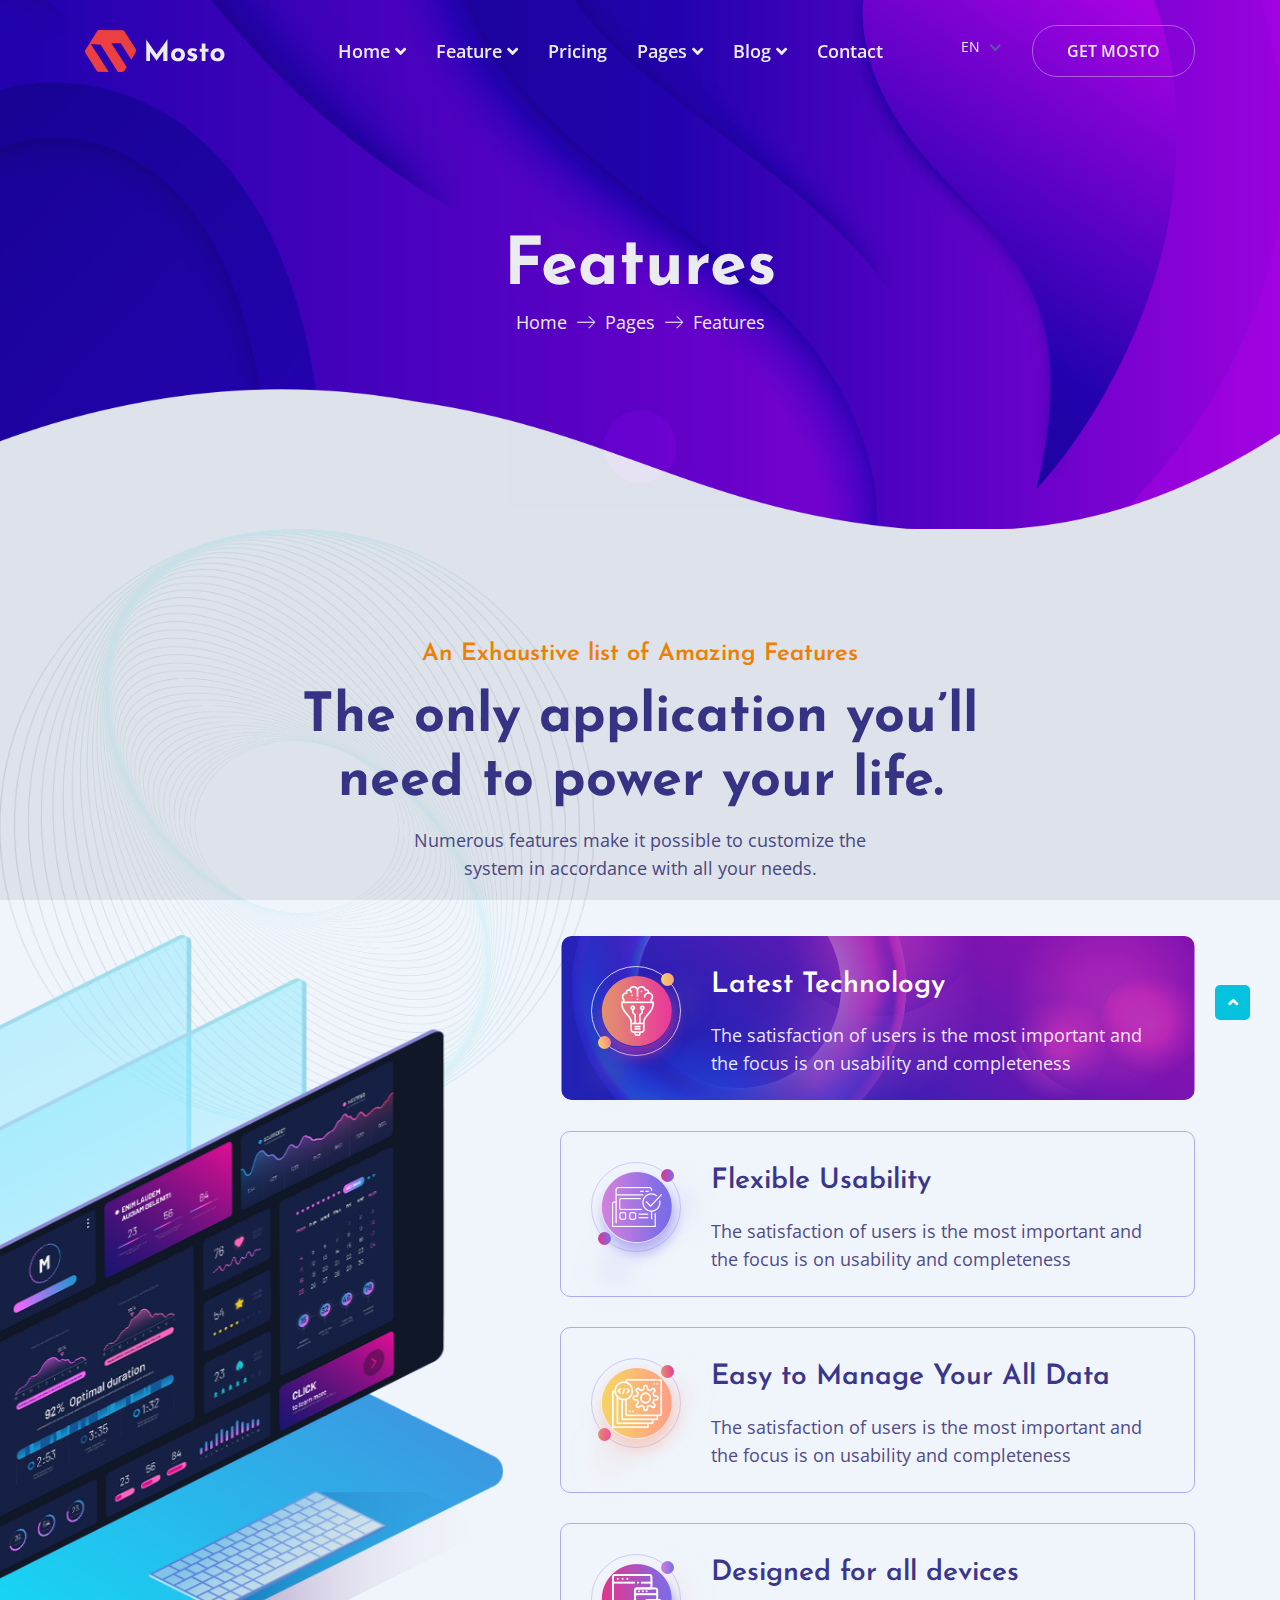
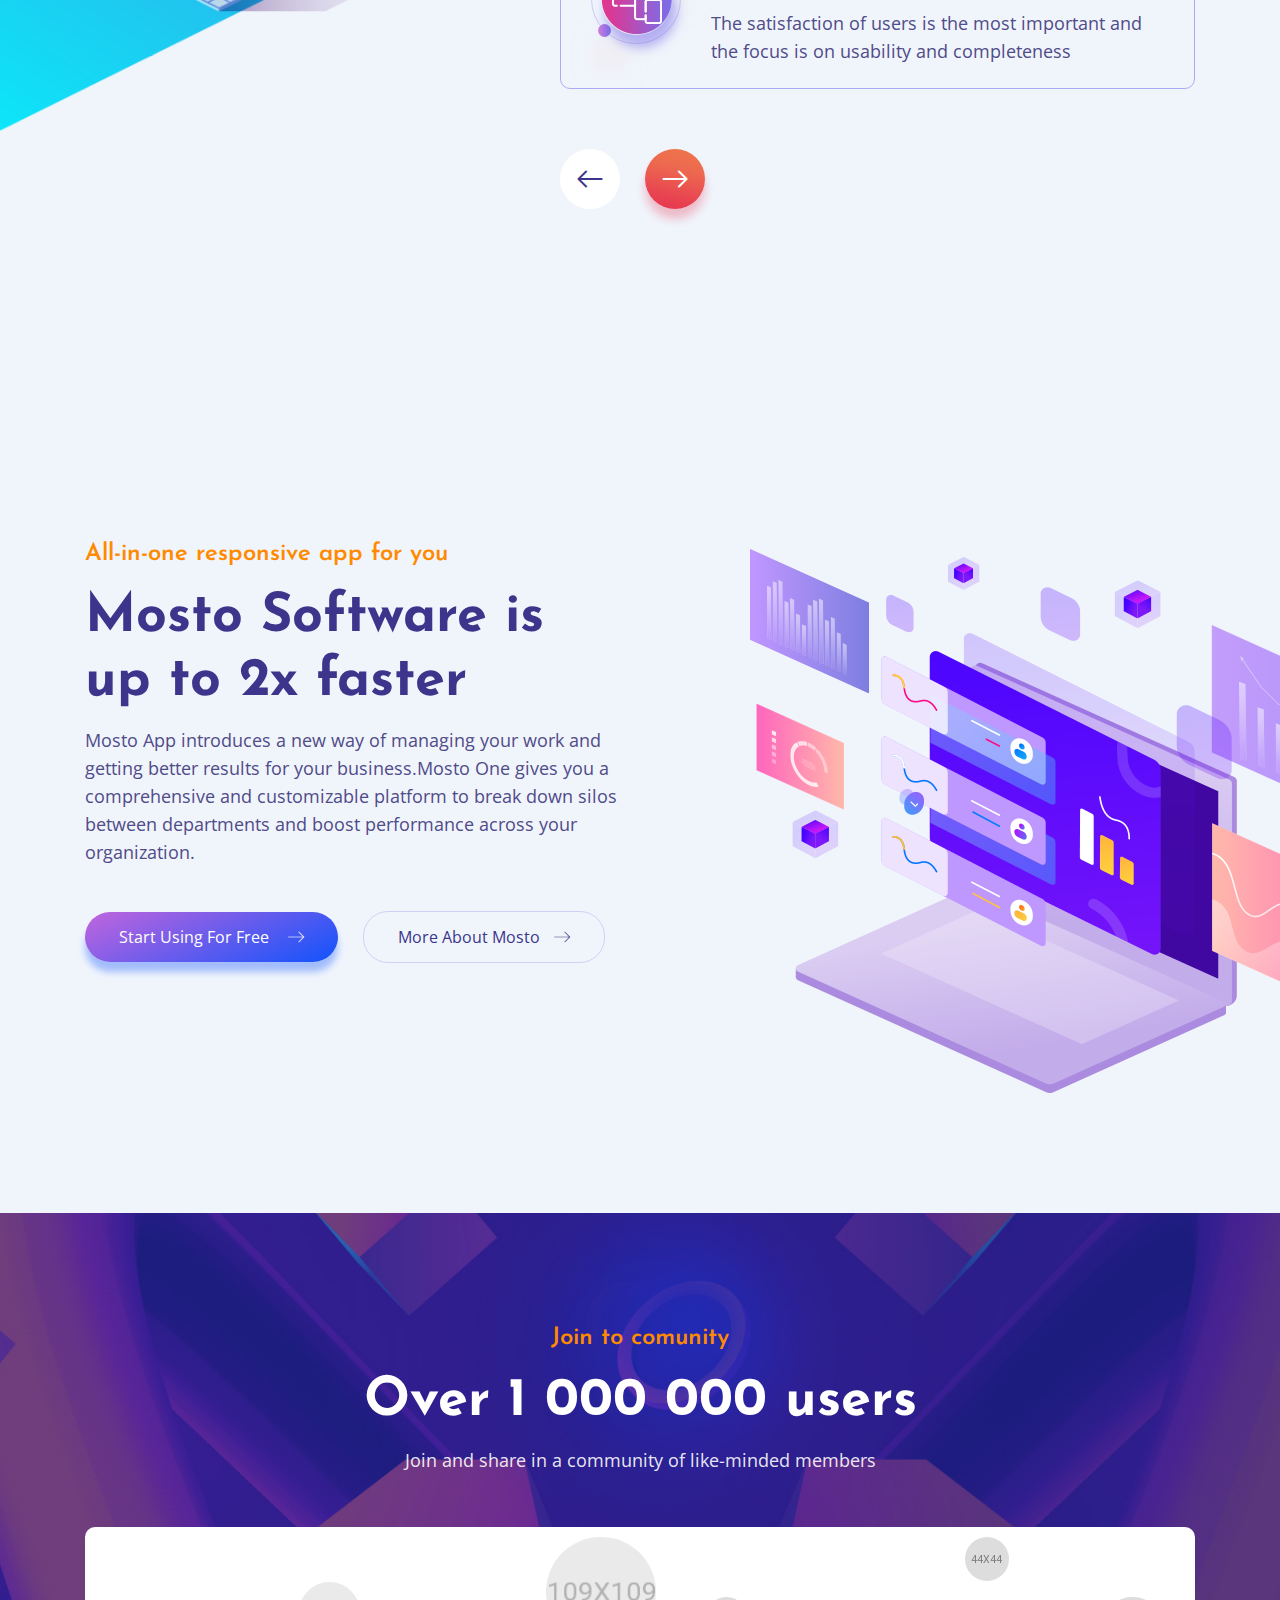
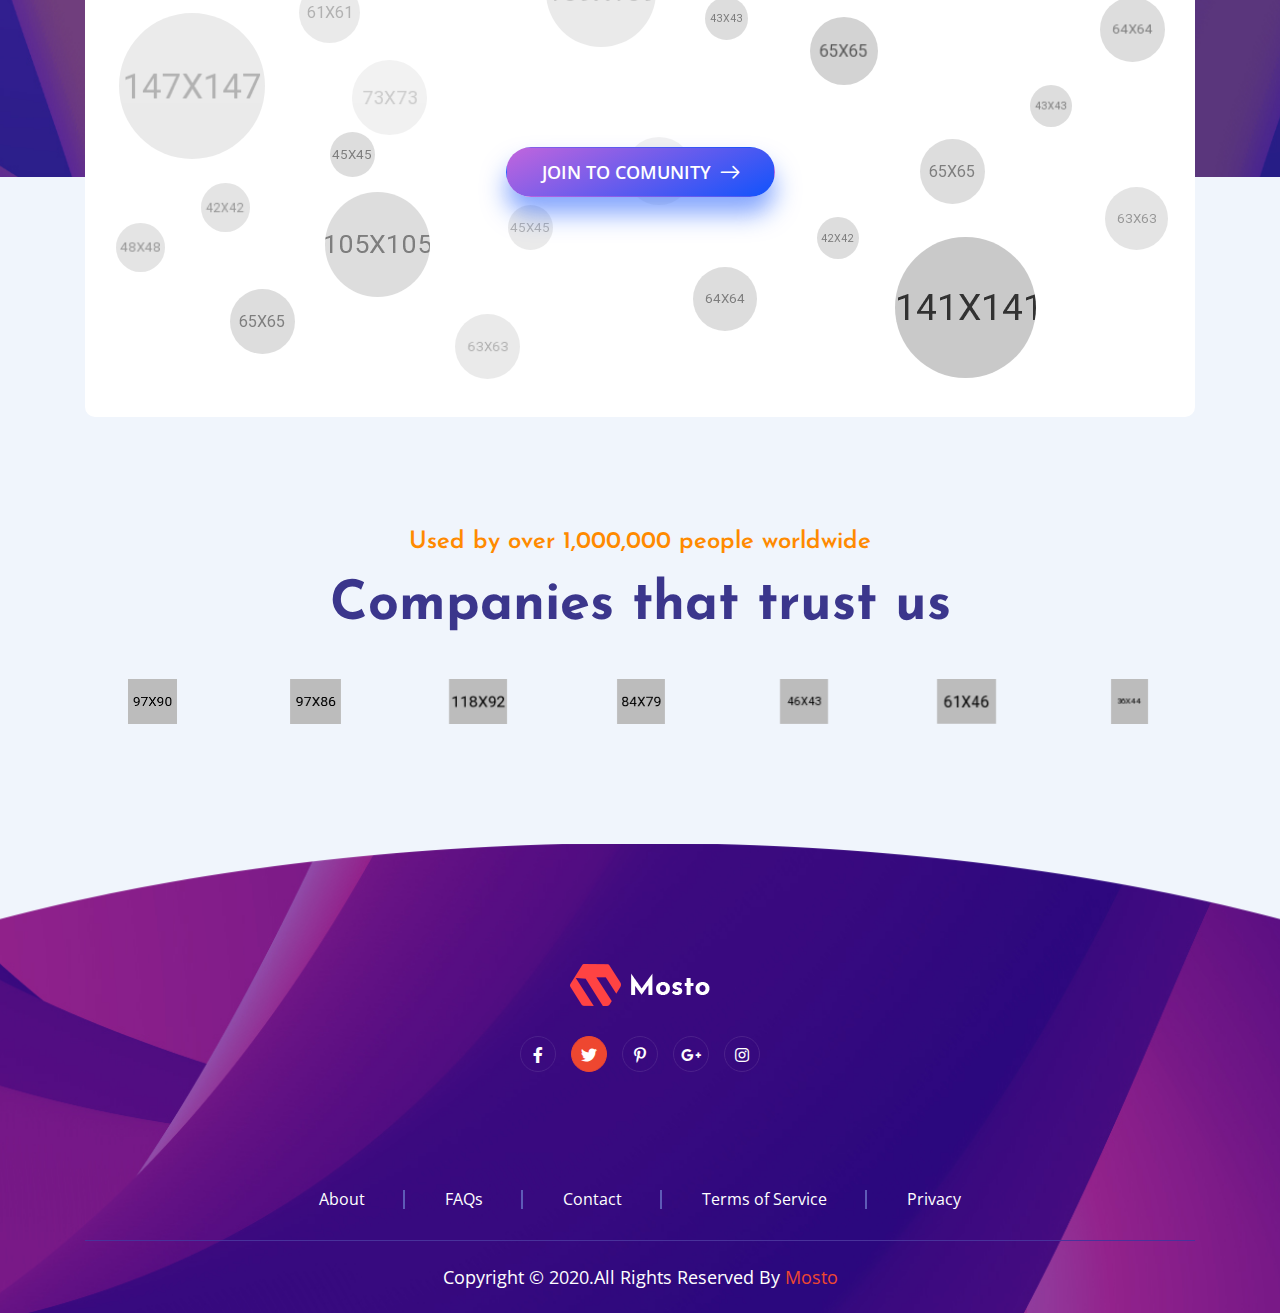
<file: feature-3.html>
<!DOCTYPE html>
<html lang="en">

<head>
    <meta charset="UTF-8">
    <meta name="viewport" content="width=device-width, initial-scale=1.0">
    <meta http-equiv="X-UA-Compatible" content="ie=edge">

    <title>Mosto - Software and App Landing Pages HTML Template</title>

    <link rel="stylesheet" href="./assets/css/bootstrap.min.css">
    <link rel="stylesheet" href="./assets/css/all.min.css">
    <link rel="stylesheet" href="./assets/css/animate.css">
    <link rel="stylesheet" href="./assets/css/nice-select.css">
    <link rel="stylesheet" href="./assets/css/owl.min.css">
    <link rel="stylesheet" href="./assets/css/jquery-ui.min.css">
    <link rel="stylesheet" href="./assets/css/magnific-popup.css">
    <link rel="stylesheet" href="./assets/css/flaticon.css">
    <link rel="stylesheet" href="./assets/css/main.css">

    <link rel="shortcut icon" href="assets/images/favicon.png" type="image/x-icon">
    
  
</head>

<body>
    <!--============= ScrollToTop Section Starts Here =============-->
    <div class="preloader">
        <div class="preloader-inner">
            <div class="preloader-icon">
                <span></span>
                <span></span>
            </div>
        </div>
    </div>
    <a href="#0" class="scrollToTop"><i class="fas fa-angle-up"></i></a>
    <div class="overlay"></div>
    <!--============= ScrollToTop Section Ends Here =============-->


    <!--============= Header Section Starts Here =============-->
    <header class="header-section inner-header">
        <div class="container">
            <div class="header-wrapper">
                <div class="logo">
                    <a href="index.html">
                        <img src="./assets/images/logo/logo.png" alt="logo">
                    </a>
                </div>
                <ul class="menu">
                    <li>
                        <a href="#0">Home</a>
                        <ul class="submenu">
                            <li>
                                <a href="#0">Home Apps</a>
                                <ul class="submenu">
                                    <li>
                                        <a href="index.html">Mobile App 1</a>
                                    </li>
                                    <li>
                                        <a href="index-2.html">Mobile App 2</a>
                                    </li>
                                    <li>
                                        <a href="index-3.html">Mobile App 3</a>
                                    </li>
                                    <li>
                                        <a href="index-4.html">Mobile App 4</a>
                                    </li>
                                </ul>
                            </li>
                            <li>
                                <a href="#0">Home Messenger</a>
                                <ul class="submenu">
                                    <li>
                                        <a href="index-5.html">Messenger 1</a>
                                    </li>
                                    <li>
                                        <a href="index-6.html">Messenger 2</a>
                                    </li>
                                </ul>
                            </li>
                            <li>
                                <a href="#0">Home Web</a>
                                <ul class="submenu">
                                    <li>
                                        <a href="index-7.html">Web 1</a>
                                    </li>
                                    <li>
                                        <a href="index-8.html">Web 2</a>
                                    </li>
                                </ul>
                            </li>
                            <li>
                                <a href="#0">Home Dextop</a>
                                <ul class="submenu">
                                    <li>
                                        <a href="index-9.html">Dextop 1</a>
                                    </li>
                                    <li>
                                        <a href="index-10.html">Dextop 2</a>
                                    </li>
                                    <li>
                                        <a href="index-11.html">Dextop 3</a>
                                    </li>
                                </ul>
                            </li>
                            <li>
                                <a href="#0">Home Watchapp</a>
                                <ul class="submenu">
                                    <li>
                                        <a href="index-12.html">Watchapp 1</a>
                                    </li>
                                    <li>
                                        <a href="index-13.html">Watchapp 2</a>
                                    </li>
                                </ul>
                            </li>
                            <li>
                                <a href="#0">Home Hero Video</a>
                                <ul class="submenu">
                                    <li>
                                        <a href="index-14.html">Hero Video 1</a>
                                    </li>
                                    <li>
                                        <a href="index-15.html">Hero Video 2</a>
                                    </li>
                                </ul>
                            </li>
                        </ul>
                    </li>
                    <li>
                        <a href="#0">Feature</a>
                        <ul class="submenu">
                            <li>
                                <a href="feature.html">Feature 1</a>
                            </li>
                            <li>
                                <a href="feature-2.html">Feature 2</a>
                            </li>
                            <li>
                                <a href="feature-3.html">Feature 3</a>
                            </li>
                        </ul>
                    </li>
                    <li>
                        <a href="pricing-plan.html">Pricing</a>
                    </li>
                    <li>
                        <a href="#0">Pages</a>
                        <ul class="submenu">
                            <li>
                                <a href="about.html">about</a>
                            </li>
                            <li>
                                <a href="app-download.html">app download</a>
                            </li>
                            <li>
                                <a href="#0">Team</a>
                                <ul class="submenu">
                                    <li>
                                        <a href="team.html">Team</a>
                                    </li>
                                    <li>
                                        <a href="team-single.html">Team Single</a>
                                    </li>
                                </ul>
                            </li>
                            <li>
                                <a href="#0">Account</a>
                                <ul class="submenu">
                                    <li>
                                        <a href="sign-up.html">Sign Up</a>
                                    </li>
                                    <li>
                                        <a href="sign-in.html">Sign In</a>
                                    </li>
                                </ul>
                            </li>
                            <li>
                                <a href="faqs.html">FAQs</a>
                            </li>
                            <li>
                                <a href="partners.html">Partners</a>
                            </li>
                            <li>
                                <a href="privacy-policy.html">Privacy Policy</a>
                            </li>
                            <li>
                                <a href="coming-soon.html">Coming Soon</a>
                            </li>
                            <li>
                                <a href="change-password.html">Change Password</a>
                            </li>
                            <li>
                                <a href="reset-password.html">Password Reset</a>
                            </li>
                            <li>
                                <a href="reviews.html">review</a>
                            </li>
                            <li>
                                <a href="404.html">404</a>
                            </li>
                        </ul>
                    </li>
                    <li>
                        <a href="#0">Blog</a>
                        <ul class="submenu">
                            <li>
                                <a href="blog.html">blog style 1</a>
                            </li>
                            <li>
                                <a href="blog-type-two.html">blog style 1</a>
                            </li>
                            <li>
                                <a href="blog-single-1.html">blog Single 1</a>
                            </li>
                            <li>
                                <a href="blog-single-2.html">blog Single 2</a>
                            </li>
                        </ul>
                    </li>
                    <li>
                        <a href="contact.html">contact</a>
                    </li>
                    <li class="d-sm-none">
                        <a href="#0" class="m-0 header-button">Get Mosto</a>
                    </li>
                </ul>
                <div class="header-bar d-lg-none">
                    <span></span>
                    <span></span>
                    <span></span>
                </div>
                <div class="header-right">
                    <select class="select-bar">
                        <option value="en">En</option>
                        <option value="Bn">Bn</option>
                        <option value="pk">Pk</option>
                        <option value="Fr">Fr</option>
                    </select>
                    <a href="#0" class="header-button d-none d-sm-inline-block">Get Mosto</a>
                </div>
            </div>
        </div>
    </header>
    <!--============= Header Section Ends Here =============-->


    <!--============= Header Section Ends Here =============-->
    <section class="page-header bg_img" data-background="./assets/images/page-header.png">
        <div class="bottom-shape d-none d-md-block">
            <img src="./assets/css/img/page-header.png" alt="css">
        </div>
        <div class="container">
            <div class="page-header-content cl-white">
                <h2 class="title">Features</h2>
                <ul class="breadcrumb">
                    <li>
                        <a href="index.html">Home</a>
                    </li>
                    <li>
                        <a href="#0">Pages</a>
                    </li>
                    <li>
                        Features
                    </li>
                </ul>
            </div>
        </div>
    </section>
    <!--============= Header Section Ends Here =============-->


    
    <!--============= Feature Section Starts Here =============-->
    <section class="feature-section padding-top oh pos-rel padding-bottom-2 pb-xl-0">
        <div class="feature-shapes style-two d-none d-lg-block">
            <img src="./assets/images/feature/feature-shape2.png" alt="feature">
        </div>
        <div class="container">
            <div class="row justify-content-center">
                <div class="col-lg-10 col-xl-8">
                    <div class="section-header mw-100">
                        <h5 class="cate">An Exhaustive list of Amazing Features</h5>
                        <h2 class="title">The only application you’ll need to power your life.</h2>
                        <p class="mw-500">Numerous features make it possible to customize the system
                            in accordance with all your needs.</p>
                    </div>
                </div>
            </div>
            <div class="row">
                <div class="col-lg-5 rtl">
                    <div class="feature--thumb style-two pr-xl-4 ltr">
                        <div class="feat-slider owl-carousel owl-theme" data-slider-id="1">
                            <div class="main-thumb">
                                <img src="./assets/images/feature/pro-main5.png" alt="feature">
                            </div>
                            <div class="main-thumb">
                                <img src="./assets/images/feature/pro-main6.png" alt="feature">
                            </div>
                            <div class="main-thumb">
                                <img src="./assets/images/feature/pro-main7.png" alt="feature">
                            </div>
                            <div class="main-thumb">
                                <img src="./assets/images/feature/pro-main6.png" alt="feature">
                            </div>
                        </div>
                    </div>
                </div>
                <div class="col-lg-7">
                    <div class="feature-wrapper mb-30-none owl-thumbs" data-slider-id="1">
                        <div class="feature-item">
                            <div class="feature-thumb">
                                <div class="thumb">
                                    <img src="./assets/images/feature/pro5.png" alt="feature">
                                </div>
                            </div>
                            <div class="feature-content">
                                <h4 class="title">Latest Technology</h4>
                                <p>The satisfaction of users is the most important and the focus is on usability and completeness</p>
                            </div>
                        </div>
                        <div class="feature-item">
                            <div class="feature-thumb">
                                <div class="thumb">
                                    <img src="./assets/images/feature/pro2.png" alt="feature">
                                </div>
                            </div>
                            <div class="feature-content">
                                <h4 class="title">Flexible Usability</h4>
                                <p>The satisfaction of users is the most important and the focus is on usability and completeness</p>
                            </div>
                        </div>
                        <div class="feature-item">
                            <div class="feature-thumb">
                                <div class="thumb">
                                    <img src="./assets/images/feature/pro3.png" alt="feature">
                                </div>
                            </div>
                            <div class="feature-content">
                                <h4 class="title">Easy to Manage Your All Data</h4>
                                <p>The satisfaction of users is the most important and the focus is on usability and completeness</p>
                            </div>
                        </div>
                        <div class="feature-item">
                            <div class="feature-thumb">
                                <div class="thumb">
                                    <img src="./assets/images/feature/pro4.png" alt="feature">
                                </div>
                            </div>
                            <div class="feature-content">
                                <h4 class="title">Designed for all devices</h4>
                                <p>The satisfaction of users is the most important and the focus is on usability and completeness</p>
                            </div>
                        </div>
                    </div>
                    <div class="feat-nav">
                        <a href="#0" class="feat-prev"><i class="flaticon-left"></i></a>
                        <a href="#0" class="feat-next active"><i class="flaticon-right"></i></a>
                    </div>
                </div>
            </div>
        </div>
    </section>
    <!--============= Feature Section Ends Here =============-->


     <!--============= Faster Section Starts Here =============-->
     <div class="faster-section padding-top-2 oh padding-bottom">
        <div class="container">
            <div class="row justify-content-between">
                <div class="col-lg-6">
                    <div class="faster-content">
                        <div class="section-header left-style mb-olpo">
                            <h5 class="cate">All-in-one responsive app for you</h5>
                            <h2 class="title">Mosto Software
                                is up to 2x faster</h2>
                            <p>Mosto App introduces a new way of managing your work and getting better results for your business.Mosto One gives you a comprehensive and customizable platform to break down silos between departments and boost performance across your 
                                organization.</p>
                        </div>
                        <div class="group">
                            <a href="#0" class="get-button active">Start Using for free<i class="flaticon-right"></i></a>
                            <a href="#0" class="get-button">More About Mosto<i class="flaticon-right"></i></a>
                        </div>
                    </div>
                </div>
                <div class="col-lg-6 col-xl-5 d-none d-lg-block">
                    <img src="./assets/images/feature/faster.png" alt="feature">
                </div>
            </div>
        </div>
    </div>
    <!--============= Faster Section Ends Here =============-->


    <!--============= Comunity Section Starts Here =============-->
    <section class="comunity-section padding-top padding-bottom oh pos-rel">
        <div class="comunity-bg bg_img" data-background="./assets/images/client/mosto-client.jpg"></div>
        <div class="container">
            <div class="row justify-content-center">
                <div class="col-lg-8">
                    <div class="section-header cl-white">
                        <h5 class="cate">Join to comunity</h5>
                        <h2 class="title">Over 1 000 000 users</h2>
                        <p>Join and share in a community of like-minded members</p>
                    </div>
                </div>
            </div>
            <div class="comunity-wrapper">
                <div class="buttons"><a href="#0" class="button-3 active">Join to comunity <i class="flaticon-right"></i></a></div>
                <div class="comunity-area">
                    <div class="comunity-item"><img src="./assets/images/comunity/1.png" alt="comunity"></div>
                    <div class="comunity-item"><img src="./assets/images/comunity/2.png" alt="comunity"></div>
                    <div class="comunity-item"><img src="./assets/images/comunity/3.png" alt="comunity"></div>
                    <div class="comunity-item"><img src="./assets/images/comunity/4.png" alt="comunity"></div>
                    <div class="comunity-item"><img src="./assets/images/comunity/5.png" alt="comunity"></div>
                    <div class="comunity-item"><img src="./assets/images/comunity/6.png" alt="comunity"></div>
                    <div class="comunity-item"><img src="./assets/images/comunity/7.png" alt="comunity"></div>
                    <div class="comunity-item"><img src="./assets/images/comunity/8.png" alt="comunity"></div>
                    <div class="comunity-item"><img src="./assets/images/comunity/9.png" alt="comunity"></div>
                    <div class="comunity-item"><img src="./assets/images/comunity/10.png" alt="comunity"></div>
                    <div class="comunity-item"><img src="./assets/images/comunity/11.png" alt="comunity"></div>
                    <div class="comunity-item"><img src="./assets/images/comunity/12.png" alt="comunity"></div>
                    <div class="comunity-item"><img src="./assets/images/comunity/13.png" alt="comunity"></div>
                    <div class="comunity-item"><img src="./assets/images/comunity/14.png" alt="comunity"></div>
                    <div class="comunity-item"><img src="./assets/images/comunity/15.png" alt="comunity"></div>
                    <div class="comunity-item"><img src="./assets/images/comunity/16.png" alt="comunity"></div>
                    <div class="comunity-item"><img src="./assets/images/comunity/17.png" alt="comunity"></div>
                    <div class="comunity-item"><img src="./assets/images/comunity/18.png" alt="comunity"></div>
                    <div class="comunity-item"><img src="./assets/images/comunity/19.png" alt="comunity"></div>
                    <div class="comunity-item"><img src="./assets/images/comunity/22.png" alt="comunity"></div>
                    <div class="comunity-item"><img src="./assets/images/comunity/20.png" alt="comunity"></div>
                    <div class="comunity-item"><img src="./assets/images/comunity/21.png" alt="comunity"></div>
                </div>
                <div class="comunity-area two">
                    <div class="comunity-item"><img src="./assets/images/comunity/1.png" alt="comunity"></div>
                    <div class="comunity-item"><img src="./assets/images/comunity/2.png" alt="comunity"></div>
                    <div class="comunity-item"><img src="./assets/images/comunity/3.png" alt="comunity"></div>
                    <div class="comunity-item"><img src="./assets/images/comunity/4.png" alt="comunity"></div>
                    <div class="comunity-item"><img src="./assets/images/comunity/5.png" alt="comunity"></div>
                    <div class="comunity-item"><img src="./assets/images/comunity/6.png" alt="comunity"></div>
                    <div class="comunity-item"><img src="./assets/images/comunity/7.png" alt="comunity"></div>
                    <div class="comunity-item"><img src="./assets/images/comunity/8.png" alt="comunity"></div>
                    <div class="comunity-item"><img src="./assets/images/comunity/9.png" alt="comunity"></div>
                    <div class="comunity-item"><img src="./assets/images/comunity/10.png" alt="comunity"></div>
                    <div class="comunity-item"><img src="./assets/images/comunity/11.png" alt="comunity"></div>
                    <div class="comunity-item"><img src="./assets/images/comunity/12.png" alt="comunity"></div>
                    <div class="comunity-item"><img src="./assets/images/comunity/13.png" alt="comunity"></div>
                    <div class="comunity-item"><img src="./assets/images/comunity/14.png" alt="comunity"></div>
                    <div class="comunity-item"><img src="./assets/images/comunity/15.png" alt="comunity"></div>
                    <div class="comunity-item"><img src="./assets/images/comunity/16.png" alt="comunity"></div>
                    <div class="comunity-item"><img src="./assets/images/comunity/17.png" alt="comunity"></div>
                    <div class="comunity-item"><img src="./assets/images/comunity/18.png" alt="comunity"></div>
                    <div class="comunity-item"><img src="./assets/images/comunity/19.png" alt="comunity"></div>
                    <div class="comunity-item"><img src="./assets/images/comunity/22.png" alt="comunity"></div>
                    <div class="comunity-item"><img src="./assets/images/comunity/20.png" alt="comunity"></div>
                    <div class="comunity-item"><img src="./assets/images/comunity/21.png" alt="comunity"></div>
                </div>
                <div class="comunity-area three">
                    <div class="comunity-item"><img src="./assets/images/comunity/1.png" alt="comunity"></div>
                    <div class="comunity-item"><img src="./assets/images/comunity/2.png" alt="comunity"></div>
                    <div class="comunity-item"><img src="./assets/images/comunity/3.png" alt="comunity"></div>
                    <div class="comunity-item"><img src="./assets/images/comunity/4.png" alt="comunity"></div>
                    <div class="comunity-item"><img src="./assets/images/comunity/5.png" alt="comunity"></div>
                    <div class="comunity-item"><img src="./assets/images/comunity/6.png" alt="comunity"></div>
                    <div class="comunity-item"><img src="./assets/images/comunity/7.png" alt="comunity"></div>
                    <div class="comunity-item"><img src="./assets/images/comunity/8.png" alt="comunity"></div>
                    <div class="comunity-item"><img src="./assets/images/comunity/9.png" alt="comunity"></div>
                    <div class="comunity-item"><img src="./assets/images/comunity/10.png" alt="comunity"></div>
                    <div class="comunity-item"><img src="./assets/images/comunity/11.png" alt="comunity"></div>
                    <div class="comunity-item"><img src="./assets/images/comunity/12.png" alt="comunity"></div>
                    <div class="comunity-item"><img src="./assets/images/comunity/13.png" alt="comunity"></div>
                    <div class="comunity-item"><img src="./assets/images/comunity/14.png" alt="comunity"></div>
                    <div class="comunity-item"><img src="./assets/images/comunity/15.png" alt="comunity"></div>
                    <div class="comunity-item"><img src="./assets/images/comunity/16.png" alt="comunity"></div>
                    <div class="comunity-item"><img src="./assets/images/comunity/17.png" alt="comunity"></div>
                    <div class="comunity-item"><img src="./assets/images/comunity/18.png" alt="comunity"></div>
                    <div class="comunity-item"><img src="./assets/images/comunity/19.png" alt="comunity"></div>
                    <div class="comunity-item"><img src="./assets/images/comunity/22.png" alt="comunity"></div>
                    <div class="comunity-item"><img src="./assets/images/comunity/20.png" alt="comunity"></div>
                    <div class="comunity-item"><img src="./assets/images/comunity/21.png" alt="comunity"></div>
                </div>
            </div>
        </div>
    </section>
    <!--============= Comunity Section Ends Here =============-->


    <!--============= Sponsor Section Section Here =============-->
    <section class="sponsor-section padding-bottom">
        <div class="container">
            <div class="section-header mw-100">
                <h5 class="cate">Used by over 1,000,000 people worldwide</h5>
                <h2 class="title">Companies that trust us</h2>
            </div>
            <div class="sponsor-slider-4 owl-theme owl-carousel">
                <div class="sponsor-thumb">
                    <img src="./assets/images/sponsor/sponsor1.png" alt="sponsor">
                </div>
                <div class="sponsor-thumb">
                    <img src="./assets/images/sponsor/sponsor2.png" alt="sponsor">
                </div>
                <div class="sponsor-thumb">
                    <img src="./assets/images/sponsor/sponsor3.png" alt="sponsor">
                </div>
                <div class="sponsor-thumb">
                    <img src="./assets/images/sponsor/sponsor4.png" alt="sponsor">
                </div>
                <div class="sponsor-thumb">
                    <img src="./assets/images/sponsor/sponsor5.png" alt="sponsor">
                </div>
                <div class="sponsor-thumb">
                    <img src="./assets/images/sponsor/sponsor6.png" alt="sponsor">
                </div>
                <div class="sponsor-thumb">
                    <img src="./assets/images/sponsor/sponsor7.png" alt="sponsor">
                </div>
                <div class="sponsor-thumb">
                    <img src="./assets/images/sponsor/sponsor1.png" alt="sponsor">
                </div>
                <div class="sponsor-thumb">
                    <img src="./assets/images/sponsor/sponsor2.png" alt="sponsor">
                </div>
                <div class="sponsor-thumb">
                    <img src="./assets/images/sponsor/sponsor3.png" alt="sponsor">
                </div>
                <div class="sponsor-thumb">
                    <img src="./assets/images/sponsor/sponsor4.png" alt="sponsor">
                </div>
                <div class="sponsor-thumb">
                    <img src="./assets/images/sponsor/sponsor5.png" alt="sponsor">
                </div>
                <div class="sponsor-thumb">
                    <img src="./assets/images/sponsor/sponsor6.png" alt="sponsor">
                </div>
                <div class="sponsor-thumb">
                    <img src="./assets/images/sponsor/sponsor7.png" alt="sponsor">
                </div>
            </div>
        </div>
    </section>
    <!--============= Sponsor Section Ends Here =============-->

    <!--============= Footer Section Starts Here =============-->
    <footer class="footer-section bg_img" data-background="./assets/images/footer/footer-bg.jpg">
        <div class="container">
            <div class="footer-top padding-top padding-bottom">
                <div class="logo">
                    <a href="#0">
                        <img src="./assets/images/logo/footer-logo.png" alt="logo">
                    </a>
                </div>
                <ul class="social-icons">
                    <li>
                        <a href="#0"><i class="fab fa-facebook-f"></i></a>
                    </li>
                    <li>
                        <a href="#0" class="active"><i class="fab fa-twitter"></i></a>
                    </li>
                    <li>
                        <a href="#0"><i class="fab fa-pinterest-p"></i></a>
                    </li>
                    <li>
                        <a href="#0"><i class="fab fa-google-plus-g"></i></a>
                    </li>
                    <li>
                        <a href="#0"><i class="fab fa-instagram"></i></a>
                    </li>
                </ul>
            </div>
            <div class="footer-bottom">
                <ul class="footer-link">
                    <li>
                        <a href="#0">About</a>
                    </li>
                    <li>
                        <a href="#0">FAQs</a>
                    </li>
                    <li>
                        <a href="#0">Contact</a>
                    </li>
                    <li>
                        <a href="#0">Terms of Service</a>
                    </li>
                    <li>
                        <a href="#0">Privacy</a>
                    </li>
                </ul>
            </div>
            <div class="copyright">
                <p>
                    Copyright © 2020.All Rights Reserved By <a href="#0">Mosto</a>
                </p>
            </div>
        </div>
    </footer>
    <!--============= Footer Section Ends Here =============-->

    <script src="./assets/js/jquery-3.3.1.min.js"></script>
    <script src="./assets/js/modernizr-3.6.0.min.js"></script>
    <script src="./assets/js/plugins.js"></script>
    <script src="./assets/js/bootstrap.min.js"></script>
    <script src="./assets/js/magnific-popup.min.js"></script>
    <script src="./assets/js/jquery-ui.min.js"></script>
    <script src="./assets/js/wow.min.js"></script>
    <script src="./assets/js/waypoints.js"></script>
    <script src="./assets/js/nice-select.js"></script>
    <script src="./assets/js/owl.min.js"></script>
    <script src="./assets/js/counterup.min.js"></script>
    <script src="./assets/js/paroller.js"></script>
    <script src="./assets/js/main.js"></script>


</body>

</html>
</file>
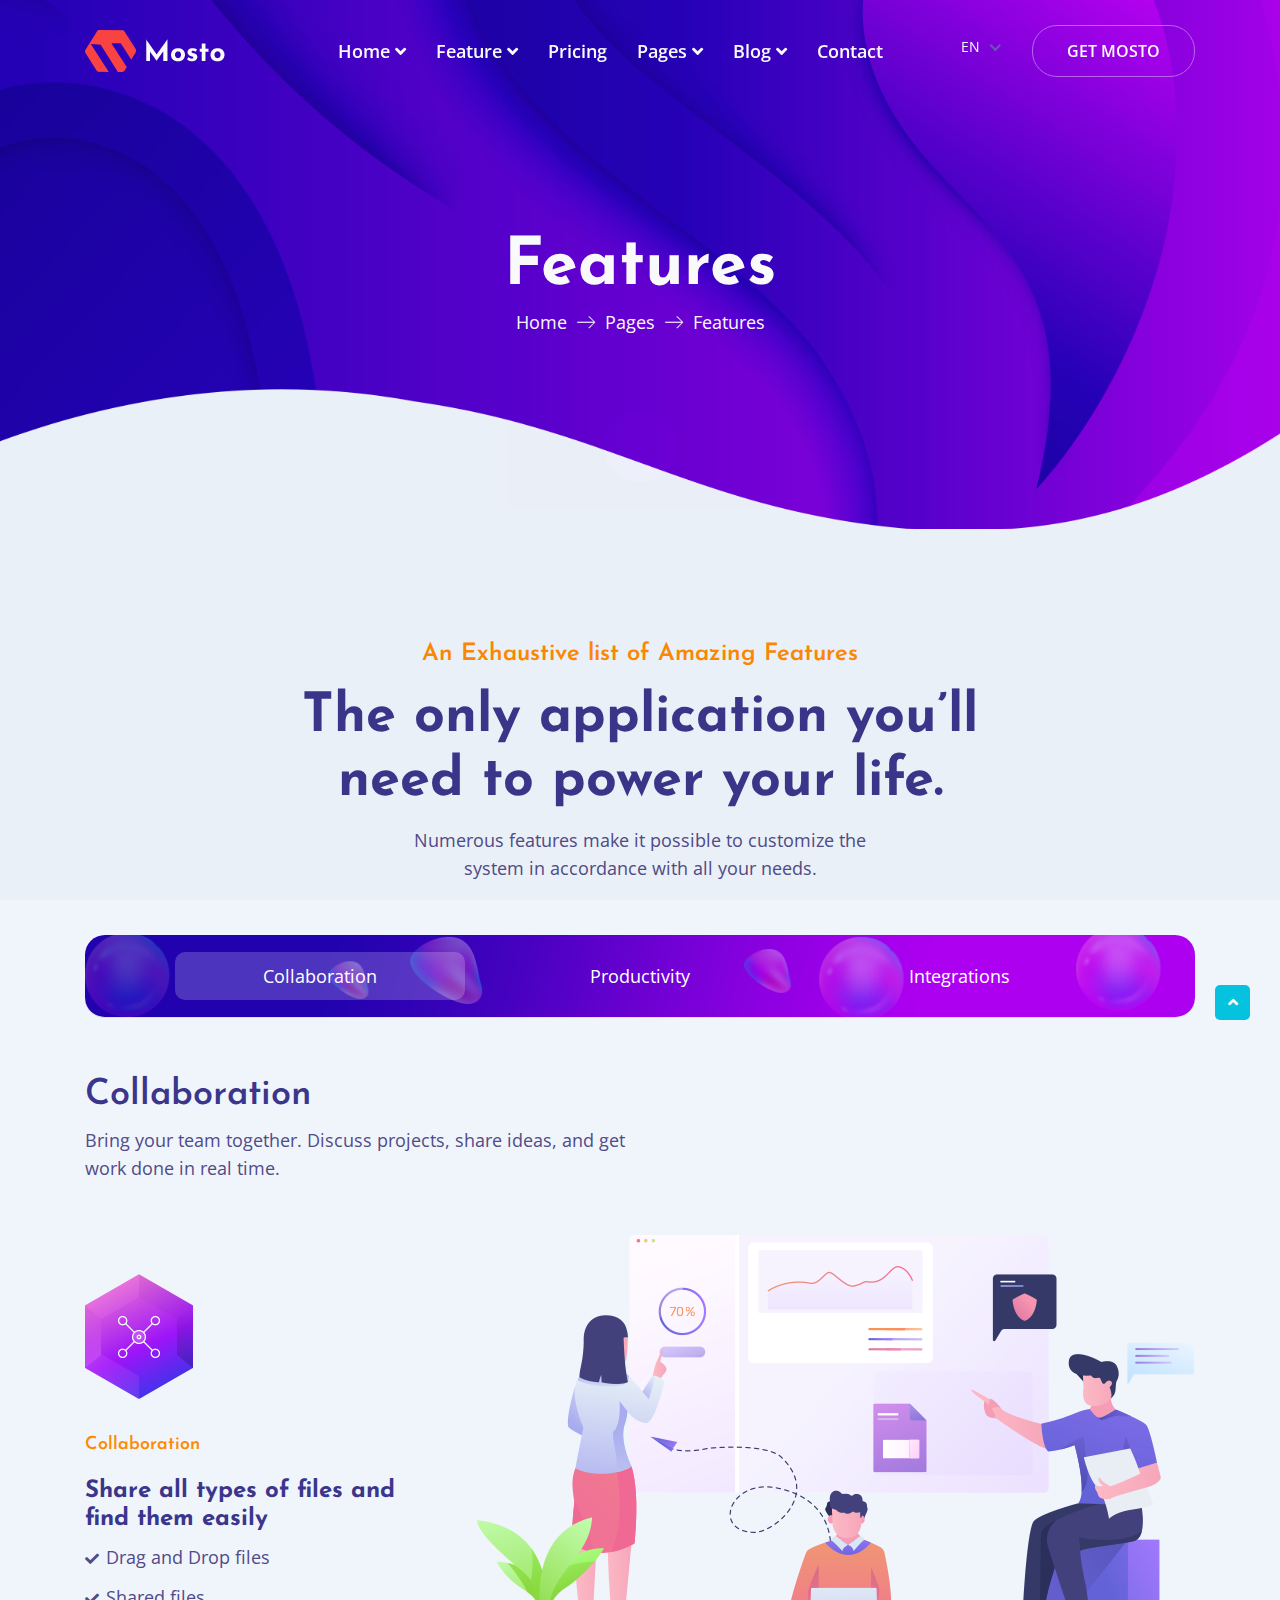
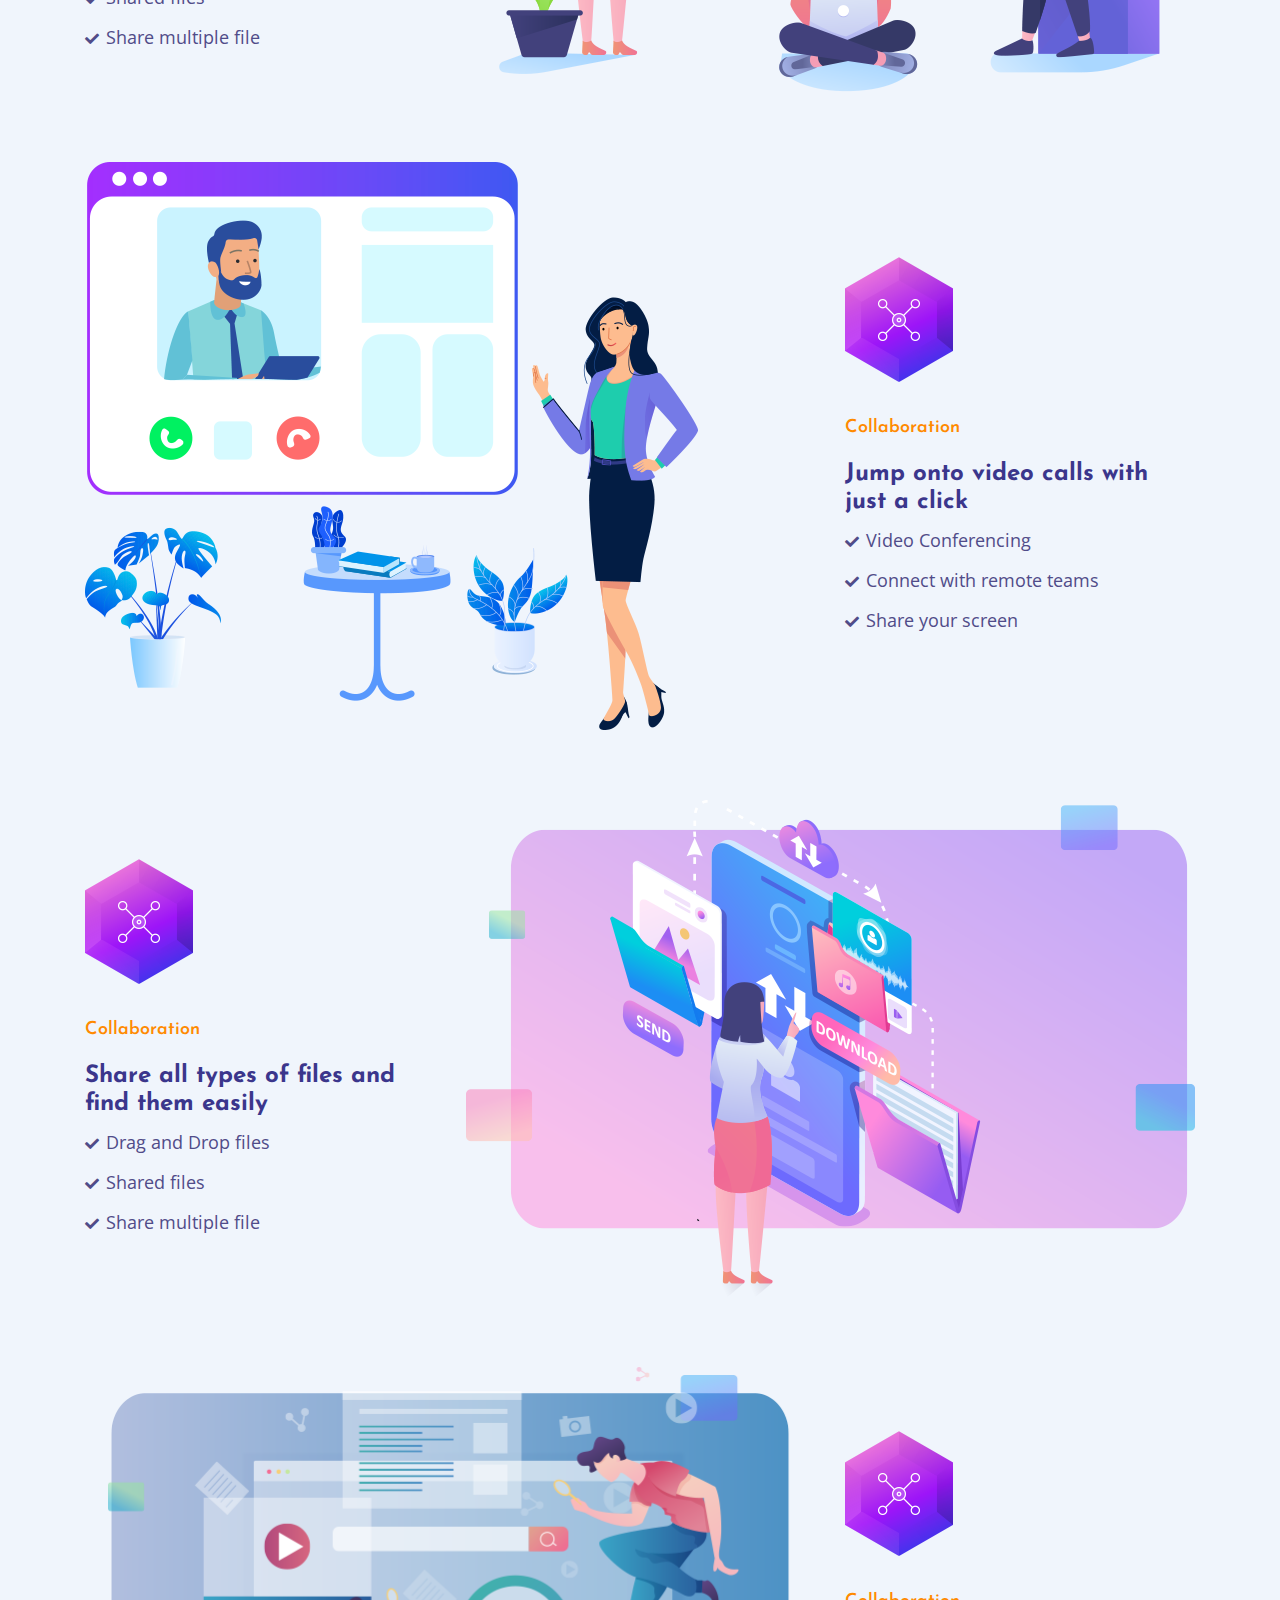
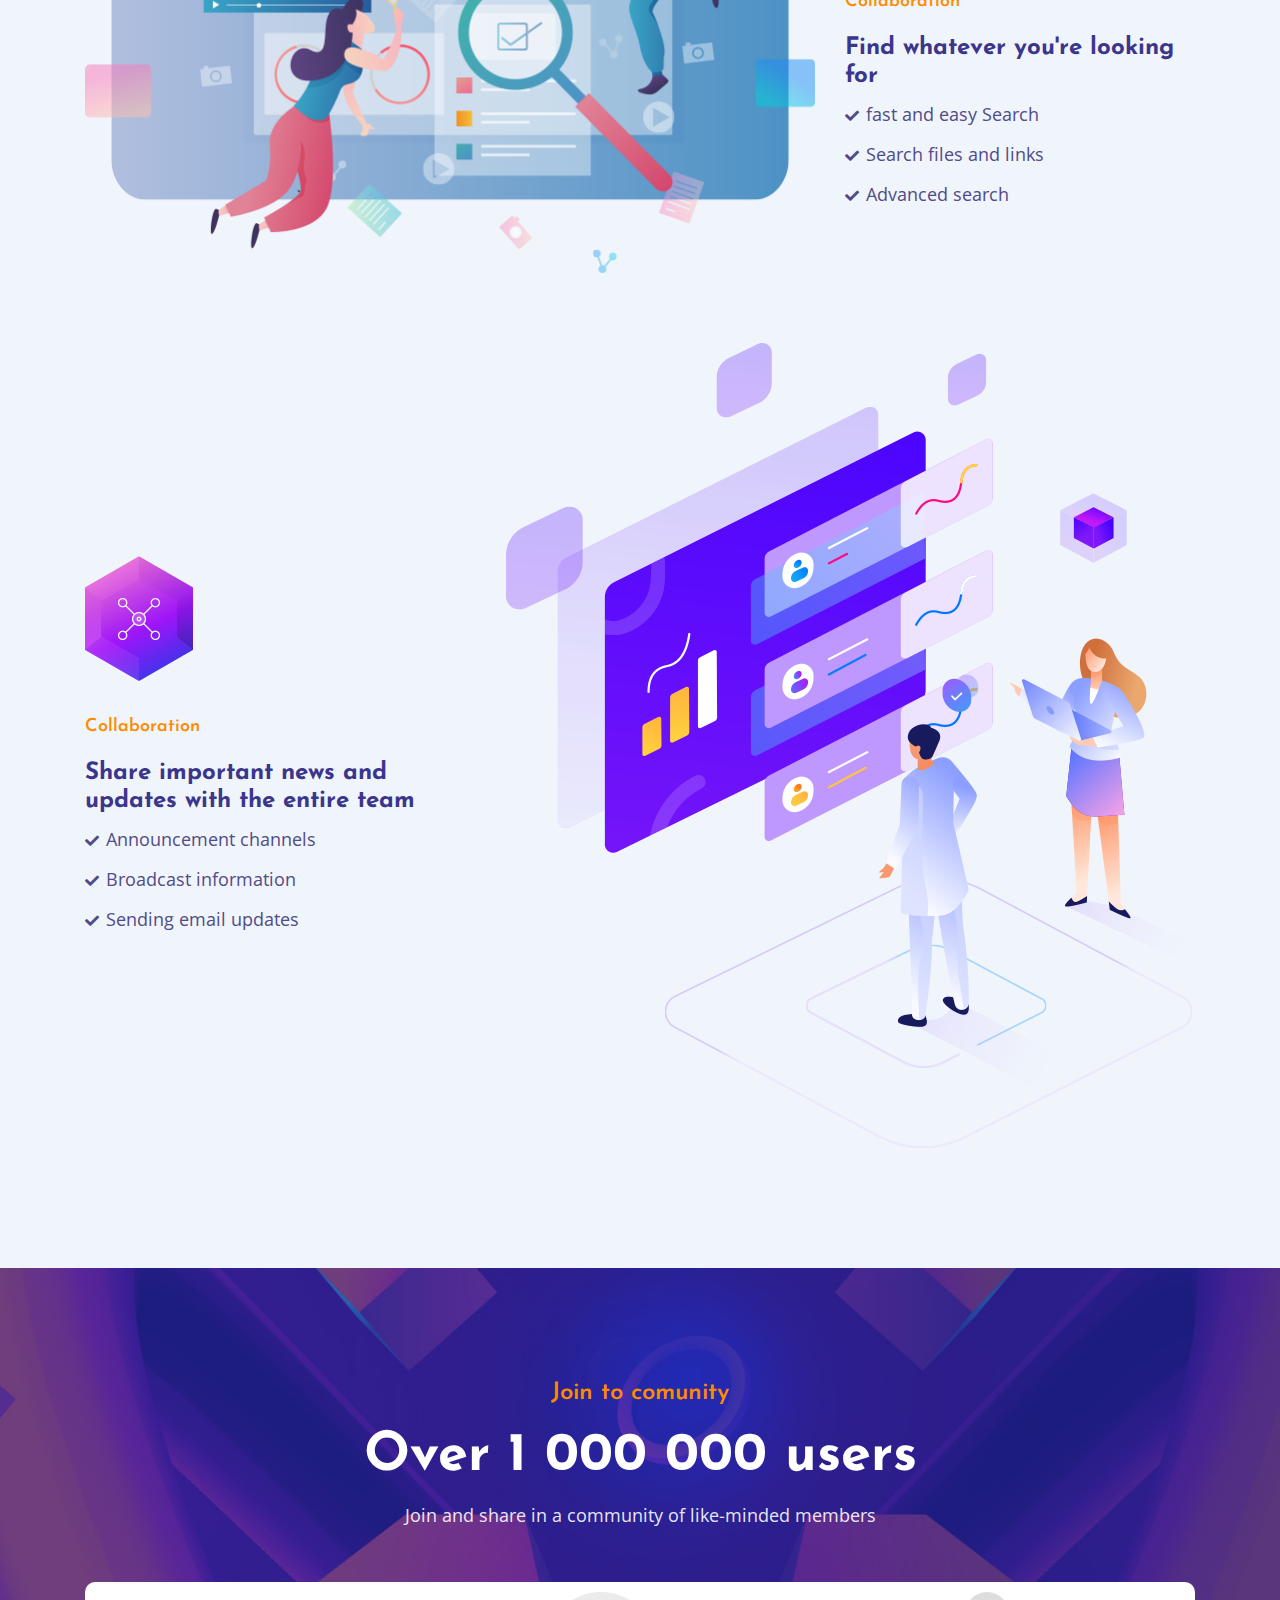
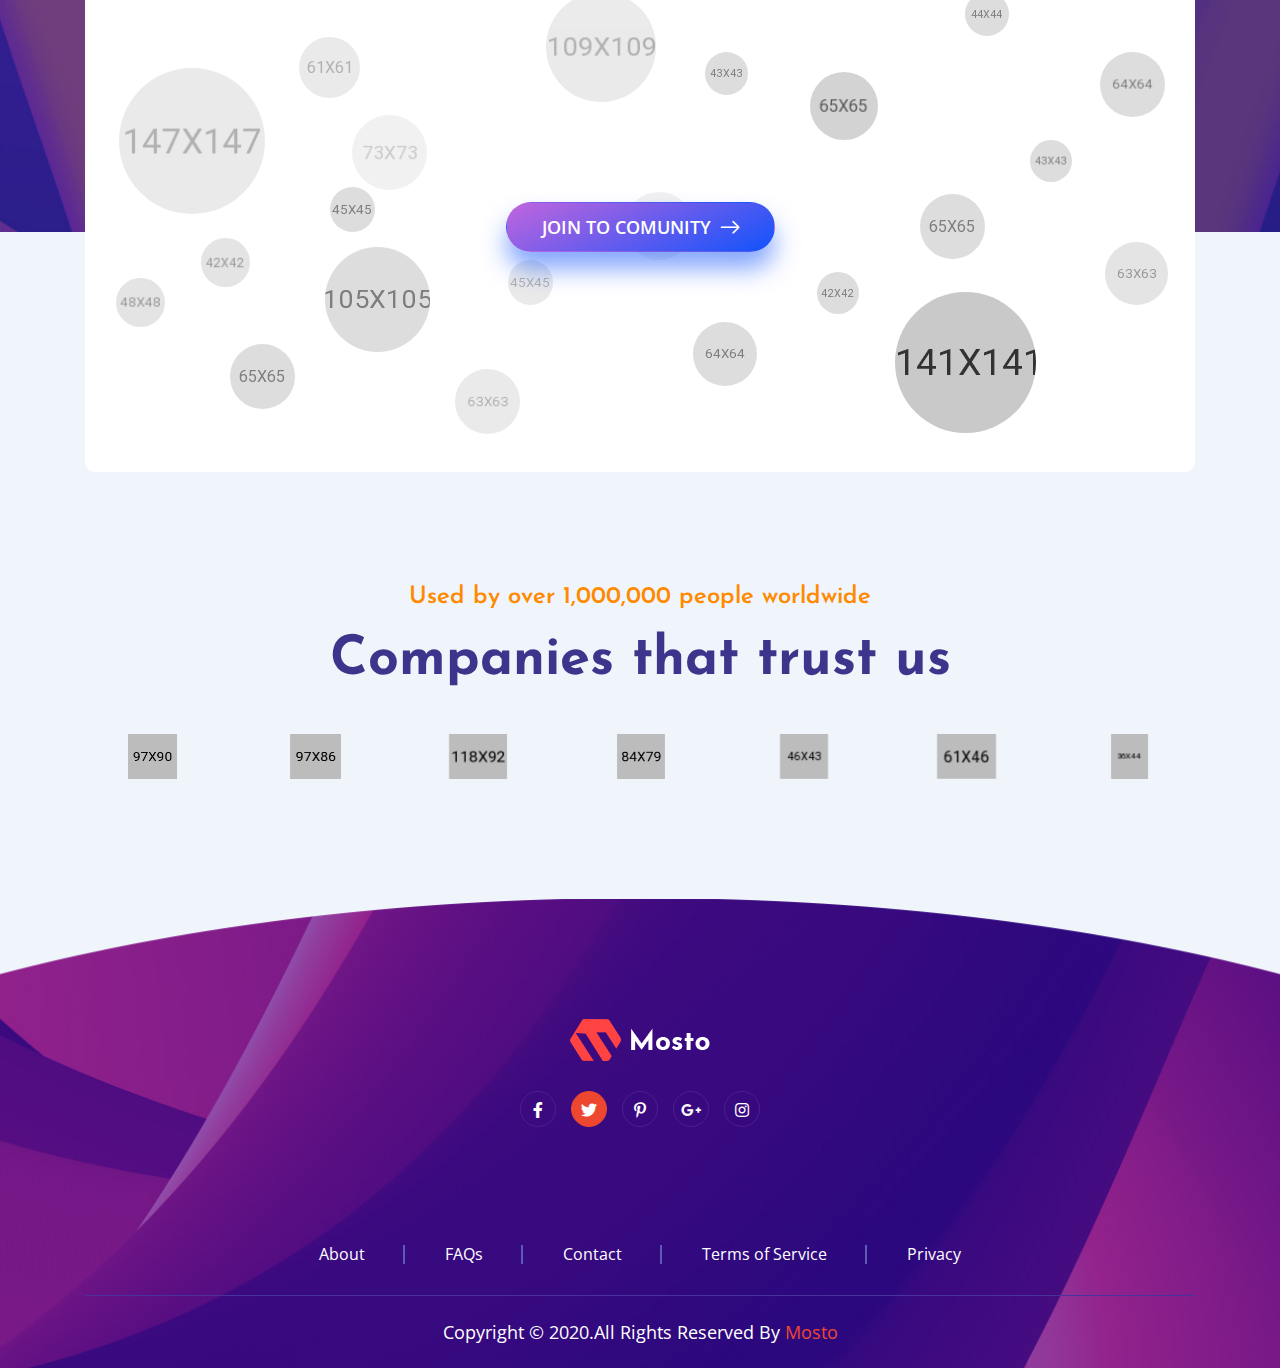
<file: feature.html>
<!DOCTYPE html>
<html lang="en">

<head>
    <meta charset="UTF-8">
    <meta name="viewport" content="width=device-width, initial-scale=1.0">
    <meta http-equiv="X-UA-Compatible" content="ie=edge">

    <title>Mosto - Software and App Landing Pages HTML Template</title>

    <link rel="stylesheet" href="./assets/css/bootstrap.min.css">
    <link rel="stylesheet" href="./assets/css/all.min.css">
    <link rel="stylesheet" href="./assets/css/animate.css">
    <link rel="stylesheet" href="./assets/css/nice-select.css">
    <link rel="stylesheet" href="./assets/css/owl.min.css">
    <link rel="stylesheet" href="./assets/css/jquery-ui.min.css">
    <link rel="stylesheet" href="./assets/css/magnific-popup.css">
    <link rel="stylesheet" href="./assets/css/flaticon.css">
    <link rel="stylesheet" href="./assets/css/main.css">

    <link rel="shortcut icon" href="assets/images/favicon.png" type="image/x-icon">
    
  
</head>

<body>
    <!--============= ScrollToTop Section Starts Here =============-->
    <div class="preloader">
        <div class="preloader-inner">
            <div class="preloader-icon">
                <span></span>
                <span></span>
            </div>
        </div>
    </div>
    <a href="#0" class="scrollToTop"><i class="fas fa-angle-up"></i></a>
    <div class="overlay"></div>
    <!--============= ScrollToTop Section Ends Here =============-->


    <!--============= Header Section Starts Here =============-->
    <header class="header-section inner-header">
        <div class="container">
            <div class="header-wrapper">
                <div class="logo">
                    <a href="index.html">
                        <img src="./assets/images/logo/logo.png" alt="logo">
                    </a>
                </div>
                <ul class="menu">
                    <li>
                        <a href="#0">Home</a>
                        <ul class="submenu">
                            <li>
                                <a href="#0">Home Apps</a>
                                <ul class="submenu">
                                    <li>
                                        <a href="index.html">Mobile App 1</a>
                                    </li>
                                    <li>
                                        <a href="index-2.html">Mobile App 2</a>
                                    </li>
                                    <li>
                                        <a href="index-3.html">Mobile App 3</a>
                                    </li>
                                    <li>
                                        <a href="index-4.html">Mobile App 4</a>
                                    </li>
                                </ul>
                            </li>
                            <li>
                                <a href="#0">Home Messenger</a>
                                <ul class="submenu">
                                    <li>
                                        <a href="index-5.html">Messenger 1</a>
                                    </li>
                                    <li>
                                        <a href="index-6.html">Messenger 2</a>
                                    </li>
                                </ul>
                            </li>
                            <li>
                                <a href="#0">Home Web</a>
                                <ul class="submenu">
                                    <li>
                                        <a href="index-7.html">Web 1</a>
                                    </li>
                                    <li>
                                        <a href="index-8.html">Web 2</a>
                                    </li>
                                </ul>
                            </li>
                            <li>
                                <a href="#0">Home Dextop</a>
                                <ul class="submenu">
                                    <li>
                                        <a href="index-9.html">Dextop 1</a>
                                    </li>
                                    <li>
                                        <a href="index-10.html">Dextop 2</a>
                                    </li>
                                    <li>
                                        <a href="index-11.html">Dextop 3</a>
                                    </li>
                                </ul>
                            </li>
                            <li>
                                <a href="#0">Home Watchapp</a>
                                <ul class="submenu">
                                    <li>
                                        <a href="index-12.html">Watchapp 1</a>
                                    </li>
                                    <li>
                                        <a href="index-13.html">Watchapp 2</a>
                                    </li>
                                </ul>
                            </li>
                            <li>
                                <a href="#0">Home Hero Video</a>
                                <ul class="submenu">
                                    <li>
                                        <a href="index-14.html">Hero Video 1</a>
                                    </li>
                                    <li>
                                        <a href="index-15.html">Hero Video 2</a>
                                    </li>
                                </ul>
                            </li>
                        </ul>
                    </li>
                    <li>
                        <a href="#0">Feature</a>
                        <ul class="submenu">
                            <li>
                                <a href="feature.html">Feature 1</a>
                            </li>
                            <li>
                                <a href="feature-2.html">Feature 2</a>
                            </li>
                            <li>
                                <a href="feature-3.html">Feature 3</a>
                            </li>
                        </ul>
                    </li>
                    <li>
                        <a href="pricing-plan.html">Pricing</a>
                    </li>
                    <li>
                        <a href="#0">Pages</a>
                        <ul class="submenu">
                            <li>
                                <a href="about.html">about</a>
                            </li>
                            <li>
                                <a href="app-download.html">app download</a>
                            </li>
                            <li>
                                <a href="#0">Team</a>
                                <ul class="submenu">
                                    <li>
                                        <a href="team.html">Team</a>
                                    </li>
                                    <li>
                                        <a href="team-single.html">Team Single</a>
                                    </li>
                                </ul>
                            </li>
                            <li>
                                <a href="#0">Account</a>
                                <ul class="submenu">
                                    <li>
                                        <a href="sign-up.html">Sign Up</a>
                                    </li>
                                    <li>
                                        <a href="sign-in.html">Sign In</a>
                                    </li>
                                </ul>
                            </li>
                            <li>
                                <a href="faqs.html">FAQs</a>
                            </li>
                            <li>
                                <a href="partners.html">Partners</a>
                            </li>
                            <li>
                                <a href="privacy-policy.html">Privacy Policy</a>
                            </li>
                            <li>
                                <a href="coming-soon.html">Coming Soon</a>
                            </li>
                            <li>
                                <a href="change-password.html">Change Password</a>
                            </li>
                            <li>
                                <a href="reset-password.html">Password Reset</a>
                            </li>
                            <li>
                                <a href="reviews.html">review</a>
                            </li>
                            <li>
                                <a href="404.html">404</a>
                            </li>
                        </ul>
                    </li>
                    <li>
                        <a href="#0">Blog</a>
                        <ul class="submenu">
                            <li>
                                <a href="blog.html">blog style 1</a>
                            </li>
                            <li>
                                <a href="blog-type-two.html">blog style 1</a>
                            </li>
                            <li>
                                <a href="blog-single-1.html">blog Single 1</a>
                            </li>
                            <li>
                                <a href="blog-single-2.html">blog Single 2</a>
                            </li>
                        </ul>
                    </li>
                    <li>
                        <a href="contact.html">contact</a>
                    </li>
                    <li class="d-sm-none">
                        <a href="#0" class="m-0 header-button">Get Mosto</a>
                    </li>
                </ul>
                <div class="header-bar d-lg-none">
                    <span></span>
                    <span></span>
                    <span></span>
                </div>
                <div class="header-right">
                    <select class="select-bar">
                        <option value="en">En</option>
                        <option value="Bn">Bn</option>
                        <option value="pk">Pk</option>
                        <option value="Fr">Fr</option>
                    </select>
                    <a href="#0" class="header-button d-none d-sm-inline-block">Get Mosto</a>
                </div>
            </div>
        </div>
    </header>
    <!--============= Header Section Ends Here =============-->


    <!--============= Header Section Ends Here =============-->
    <section class="page-header bg_img" data-background="./assets/images/page-header.png">
        <div class="bottom-shape d-none d-md-block">
            <img src="./assets/css/img/page-header.png" alt="css">
        </div>
        <div class="container">
            <div class="page-header-content cl-white">
                <h2 class="title">Features</h2>
                <ul class="breadcrumb">
                    <li>
                        <a href="index.html">Home</a>
                    </li>
                    <li>
                        <a href="#0">Pages</a>
                    </li>
                    <li>
                        Features
                    </li>
                </ul>
            </div>
        </div>
    </section>
    <!--============= Header Section Ends Here =============-->


    
    <!--============= Feature Section Starts Here =============-->
    <section class="feature-section padding-top padding-bottom oh">
        <div class="container">
            <div class="row justify-content-center">
                <div class="col-lg-10 col-xl-8">
                    <div class="section-header mw-100">
                        <h5 class="cate">An Exhaustive list of Amazing Features</h5>
                        <h2 class="title">The only application you’ll need to power your life.</h2>
                        <p class="mw-500">Numerous features make it possible to customize the system
                            in accordance with all your needs.</p>
                    </div>
                </div>
            </div>
            <ul class="nav nav-tabs feature-tab-menu">
                <li>
                    <a  data-toggle="tab" href="#collaboration" class="active">Collaboration</a>
                </li>
                <li>
                    <a  data-toggle="tab" href="#productivity">Productivity</a>
                </li>
                <li>
                    <a  data-toggle="tab" href="#integrations">Integrations</a>
                </li>
            </ul>
            <div class="tab-content">
                <div class="tab-pane fade show active" id="collaboration">
                    <div class="row">
                        <div class="col-lg-6 col-md-10">
                            <div class="feature-tab-header">
                                <h3 class="title">Collaboration</h3>
                                <p>Bring your team together. Discuss projects, share ideas, and get work done in real time.</p>
                            </div>
                        </div>
                    </div>
                    <div class="cola-area">
                        <div class="cola-item">
                            <div class="col-md-6 col-lg-5 col-xl-4">
                                <div class="cola-content">
                                    <div class="thumb">
                                        <img src="./assets/images/feature/colaboration.png" alt="feature">
                                    </div>
                                    <span class="cate">Collaboration</span>
                                    <h5 class="title">Share all types of files and find them easily</h5>
                                    <ul>
                                        <li>Drag and Drop files</li>
                                        <li>Shared files</li>
                                        <li>Share multiple file </li>
                                    </ul>
                                </div>
                            </div>
                            <div class="col-md-6 col-lg-7 col-xl-8">
                                <div class="cola-thumb">
                                    <img src="./assets/images/feature/feat1.png" alt="feature">
                                </div>
                            </div>
                        </div>
                        <div class="cola-item">
                            <div class="col-md-6 col-lg-5 col-xl-4">
                                <div class="cola-content">
                                    <div class="thumb">
                                        <img src="./assets/images/feature/colaboration.png" alt="feature">
                                    </div>
                                    <span class="cate">Collaboration</span>
                                    <h5 class="title">Jump onto video calls with just a click</h5>
                                    <ul>
                                        <li>Video Conferencing</li>
                                        <li>Connect with remote teams</li>
                                        <li>Share your screen</li>
                                    </ul>
                                </div>
                            </div>
                            <div class="col-md-6 col-lg-7 col-xl-8">
                                <div class="cola-thumb">
                                    <img src="./assets/images/feature/feat2.png" alt="feature">
                                </div>
                            </div>
                        </div>
                        <div class="cola-item">
                            <div class="col-md-6 col-lg-5 col-xl-4">
                                <div class="cola-content">
                                    <div class="thumb">
                                        <img src="./assets/images/feature/colaboration.png" alt="feature">
                                    </div>
                                    <span class="cate">Collaboration</span>
                                    <h5 class="title">Share all types of files and find them easily</h5>
                                    <ul>
                                        <li>Drag and Drop files</li>
                                        <li>Shared files</li>
                                        <li>Share multiple file </li>
                                    </ul>
                                </div>
                            </div>
                            <div class="col-md-6 col-lg-7 col-xl-8">
                                <div class="cola-thumb">
                                    <img src="./assets/images/feature/feat3.png" alt="feature">
                                </div>
                            </div>
                        </div>
                        <div class="cola-item">
                            <div class="col-md-6 col-lg-5 col-xl-4">
                                <div class="cola-content">
                                    <div class="thumb">
                                        <img src="./assets/images/feature/colaboration.png" alt="feature">
                                    </div>
                                    <span class="cate">Collaboration</span>
                                    <h5 class="title">Find whatever you're looking for</h5>
                                    <ul>
                                        <li>fast and easy Search</li>
                                        <li>Search files and links</li>
                                        <li>Advanced search</li>
                                    </ul>
                                </div>
                            </div>
                            <div class="col-md-6 col-lg-7 col-xl-8">
                                <div class="cola-thumb">
                                    <img src="./assets/images/feature/feat4.png" alt="feature">
                                </div>
                            </div>
                        </div>
                        <div class="cola-item">
                            <div class="col-md-6 col-lg-5 col-xl-4">
                                <div class="cola-content">
                                    <div class="thumb">
                                        <img src="./assets/images/feature/colaboration.png" alt="feature">
                                    </div>
                                    <span class="cate">Collaboration</span>
                                    <h5 class="title">Share important news and updates with the entire team</h5>
                                    <ul>
                                        <li>Announcement channels</li>
                                        <li>Broadcast information</li>
                                        <li>Sending email updates </li>
                                    </ul>
                                </div>
                            </div>
                            <div class="col-md-6 col-lg-7 col-xl-8">
                                <div class="cola-thumb">
                                    <img src="./assets/images/feature/feat5.png" alt="feature">
                                </div>
                            </div>
                        </div>
                    </div>
                </div>
                <div class="tab-pane fade" id="productivity">
                    <div class="row">
                        <div class="col-lg-6 col-md-10">
                            <div class="feature-tab-header">
                                <h3 class="title">productivity</h3>
                                <p>Boost your team's productivity and efficiency with our inbuilt 
                                    tools. Collaborate with team members, share opinions, 
                                    and manage your tasks more efficiently.</p>
                            </div>
                        </div>
                    </div>
                    <div class="cola-area">
                        <div class="cola-item">
                            <div class="col-md-6 col-lg-5 col-xl-4">
                                <div class="cola-content">
                                    <div class="thumb">
                                        <img src="./assets/images/feature/productivity.png" alt="feature">
                                    </div>
                                    <span class="cate">productivity</span>
                                    <h5 class="title">Convert discussions to tasks 
                                        instantly</h5>
                                    <ul>
                                        <li>creating to-dos</li>
                                        <li>Increase the conversion efficiency</li>
                                        <li>Make checklists</li>
                                    </ul>
                                </div>
                            </div>
                            <div class="col-md-6 col-lg-7 col-xl-8">
                                <div class="cola-thumb">
                                    <img src="./assets/images/feature/feat6.png" alt="feature">
                                </div>
                            </div>
                        </div>
                        <div class="cola-item">
                            <div class="col-md-6 col-lg-5 col-xl-4">
                                <div class="cola-content">
                                    <div class="thumb">
                                        <img src="./assets/images/feature/productivity.png" alt="feature">
                                    </div>
                                    <span class="cate">productivity</span>
                                    <h5 class="title">Create notes and collaborate
                                        with your team on the go</h5>
                                    <ul>
                                        <li>Notes feature</li>
                                        <li>Share ideas quickly</li>
                                        <li>Enhance team collaboration</li>
                                    </ul>
                                </div>
                            </div>
                            <div class="col-md-6 col-lg-7 col-xl-8">
                                <div class="cola-thumb">
                                    <img src="./assets/images/feature/feat7.png" alt="feature">
                                </div>
                            </div>
                        </div>
                        <div class="cola-item">
                            <div class="col-md-6 col-lg-5 col-xl-4">
                                <div class="cola-content">
                                    <div class="thumb">
                                        <img src="./assets/images/feature/productivity.png" alt="feature">
                                    </div>
                                    <span class="cate">productivity</span>
                                    <h5 class="title">Missed a deadline?
                                        Never again</h5>
                                    <ul>
                                        <li>Never miss another deadline</li>
                                        <li>Set a reminder</li>
                                        <li>Reminders set for all </li>
                                    </ul>
                                </div>
                            </div>
                            <div class="col-md-6 col-lg-7 col-xl-8">
                                <div class="cola-thumb">
                                    <img src="./assets/images/feature/feat8.png" alt="feature">
                                </div>
                            </div>
                        </div>
                        <div class="cola-item">
                            <div class="col-md-6 col-lg-5 col-xl-4">
                                <div class="cola-content">
                                    <div class="thumb">
                                        <img src="./assets/images/feature/productivity.png" alt="feature">
                                    </div>
                                    <span class="cate">productivity</span>
                                    <h5 class="title">Streamline and automate 
                                        your workflows</h5>
                                    <ul>
                                        <li>Simplify and automate</li>
                                        <li>Receive real-time updates</li>
                                        <li>Enhance team collaboration</li>
                                    </ul>
                                </div>
                            </div>
                            <div class="col-md-6 col-lg-7 col-xl-8">
                                <div class="cola-thumb">
                                    <img src="./assets/images/feature/feat9.png" alt="feature">
                                </div>
                            </div>
                        </div>
                    </div>
                </div>
                <div class="tab-pane fade" id="integrations">
                    <div class="row">
                        <div class="col-lg-6 col-md-10">
                            <div class="feature-tab-header">
                                <h3 class="title">integrations</h3>
                                <p>Integrate your most frequently used third-party apps
                                    with Mosto. Choose from over 60+ apps listed
                                    on our Appstore or build your own.</p>
                            </div>
                        </div>
                    </div>
                    <div class="cola-area">
                        <div class="cola-item">
                            <div class="col-md-6 col-lg-5 col-xl-4">
                                <div class="cola-content">
                                    <div class="thumb">
                                        <img src="./assets/images/feature/integrations.png" alt="feature">
                                    </div>
                                    <span class="cate">Integrations</span>
                                    <h5 class="title">Access your entire Google
                                        Drive from within Mosto</h5>
                                    <ul>
                                        <li>Collaborate with Google Drive's</li>
                                        <li>Increase the conversion efficiency</li>
                                        <li>Make checklists</li>
                                    </ul>
                                </div>
                            </div>
                            <div class="col-md-6 col-lg-7 col-xl-8">
                                <div class="cola-thumb">
                                    <img src="./assets/images/feature/feat10.png" alt="feature">
                                </div>
                            </div>
                        </div>
                        <div class="cola-item">
                            <div class="col-md-6 col-lg-5 col-xl-4">
                                <div class="cola-content">
                                    <div class="thumb">
                                        <img src="./assets/images/feature/integrations.png" alt="feature">
                                    </div>
                                    <span class="cate">Integrations</span>
                                    <h5 class="title">Reach every meeting on 
                                        time with Google Calendar</h5>
                                    <ul>
                                        <li>Collaborate with Google Drive's</li>
                                        <li>Increase the conversion efficiency</li>
                                        <li>Make checklists</li>
                                    </ul>
                                </div>
                            </div>
                            <div class="col-md-6 col-lg-7 col-xl-8">
                                <div class="cola-thumb">
                                    <img src="./assets/images/feature/feat11.png" alt="feature">
                                </div>
                            </div>
                        </div>
                    </div>
                </div>
            </div>
        </div>
    </section>
    <!--============= Feature Section Ends Here =============-->


    <!--============= Comunity Section Starts Here =============-->
    <section class="comunity-section padding-top padding-bottom oh pos-rel">
        <div class="comunity-bg bg_img" data-background="./assets/images/client/mosto-client.jpg"></div>
        <div class="container">
            <div class="row justify-content-center">
                <div class="col-lg-8">
                    <div class="section-header cl-white">
                        <h5 class="cate">Join to comunity</h5>
                        <h2 class="title">Over 1 000 000 users</h2>
                        <p>Join and share in a community of like-minded members</p>
                    </div>
                </div>
            </div>
            <div class="comunity-wrapper">
                <div class="buttons"><a href="#0" class="button-3 active">Join to comunity <i class="flaticon-right"></i></a></div>
                <div class="comunity-area">
                    <div class="comunity-item"><img src="./assets/images/comunity/1.png" alt="comunity"></div>
                    <div class="comunity-item"><img src="./assets/images/comunity/2.png" alt="comunity"></div>
                    <div class="comunity-item"><img src="./assets/images/comunity/3.png" alt="comunity"></div>
                    <div class="comunity-item"><img src="./assets/images/comunity/4.png" alt="comunity"></div>
                    <div class="comunity-item"><img src="./assets/images/comunity/5.png" alt="comunity"></div>
                    <div class="comunity-item"><img src="./assets/images/comunity/6.png" alt="comunity"></div>
                    <div class="comunity-item"><img src="./assets/images/comunity/7.png" alt="comunity"></div>
                    <div class="comunity-item"><img src="./assets/images/comunity/8.png" alt="comunity"></div>
                    <div class="comunity-item"><img src="./assets/images/comunity/9.png" alt="comunity"></div>
                    <div class="comunity-item"><img src="./assets/images/comunity/10.png" alt="comunity"></div>
                    <div class="comunity-item"><img src="./assets/images/comunity/11.png" alt="comunity"></div>
                    <div class="comunity-item"><img src="./assets/images/comunity/12.png" alt="comunity"></div>
                    <div class="comunity-item"><img src="./assets/images/comunity/13.png" alt="comunity"></div>
                    <div class="comunity-item"><img src="./assets/images/comunity/14.png" alt="comunity"></div>
                    <div class="comunity-item"><img src="./assets/images/comunity/15.png" alt="comunity"></div>
                    <div class="comunity-item"><img src="./assets/images/comunity/16.png" alt="comunity"></div>
                    <div class="comunity-item"><img src="./assets/images/comunity/17.png" alt="comunity"></div>
                    <div class="comunity-item"><img src="./assets/images/comunity/18.png" alt="comunity"></div>
                    <div class="comunity-item"><img src="./assets/images/comunity/19.png" alt="comunity"></div>
                    <div class="comunity-item"><img src="./assets/images/comunity/22.png" alt="comunity"></div>
                    <div class="comunity-item"><img src="./assets/images/comunity/20.png" alt="comunity"></div>
                    <div class="comunity-item"><img src="./assets/images/comunity/21.png" alt="comunity"></div>
                </div>
                <div class="comunity-area two">
                    <div class="comunity-item"><img src="./assets/images/comunity/1.png" alt="comunity"></div>
                    <div class="comunity-item"><img src="./assets/images/comunity/2.png" alt="comunity"></div>
                    <div class="comunity-item"><img src="./assets/images/comunity/3.png" alt="comunity"></div>
                    <div class="comunity-item"><img src="./assets/images/comunity/4.png" alt="comunity"></div>
                    <div class="comunity-item"><img src="./assets/images/comunity/5.png" alt="comunity"></div>
                    <div class="comunity-item"><img src="./assets/images/comunity/6.png" alt="comunity"></div>
                    <div class="comunity-item"><img src="./assets/images/comunity/7.png" alt="comunity"></div>
                    <div class="comunity-item"><img src="./assets/images/comunity/8.png" alt="comunity"></div>
                    <div class="comunity-item"><img src="./assets/images/comunity/9.png" alt="comunity"></div>
                    <div class="comunity-item"><img src="./assets/images/comunity/10.png" alt="comunity"></div>
                    <div class="comunity-item"><img src="./assets/images/comunity/11.png" alt="comunity"></div>
                    <div class="comunity-item"><img src="./assets/images/comunity/12.png" alt="comunity"></div>
                    <div class="comunity-item"><img src="./assets/images/comunity/13.png" alt="comunity"></div>
                    <div class="comunity-item"><img src="./assets/images/comunity/14.png" alt="comunity"></div>
                    <div class="comunity-item"><img src="./assets/images/comunity/15.png" alt="comunity"></div>
                    <div class="comunity-item"><img src="./assets/images/comunity/16.png" alt="comunity"></div>
                    <div class="comunity-item"><img src="./assets/images/comunity/17.png" alt="comunity"></div>
                    <div class="comunity-item"><img src="./assets/images/comunity/18.png" alt="comunity"></div>
                    <div class="comunity-item"><img src="./assets/images/comunity/19.png" alt="comunity"></div>
                    <div class="comunity-item"><img src="./assets/images/comunity/22.png" alt="comunity"></div>
                    <div class="comunity-item"><img src="./assets/images/comunity/20.png" alt="comunity"></div>
                    <div class="comunity-item"><img src="./assets/images/comunity/21.png" alt="comunity"></div>
                </div>
                <div class="comunity-area three">
                    <div class="comunity-item"><img src="./assets/images/comunity/1.png" alt="comunity"></div>
                    <div class="comunity-item"><img src="./assets/images/comunity/2.png" alt="comunity"></div>
                    <div class="comunity-item"><img src="./assets/images/comunity/3.png" alt="comunity"></div>
                    <div class="comunity-item"><img src="./assets/images/comunity/4.png" alt="comunity"></div>
                    <div class="comunity-item"><img src="./assets/images/comunity/5.png" alt="comunity"></div>
                    <div class="comunity-item"><img src="./assets/images/comunity/6.png" alt="comunity"></div>
                    <div class="comunity-item"><img src="./assets/images/comunity/7.png" alt="comunity"></div>
                    <div class="comunity-item"><img src="./assets/images/comunity/8.png" alt="comunity"></div>
                    <div class="comunity-item"><img src="./assets/images/comunity/9.png" alt="comunity"></div>
                    <div class="comunity-item"><img src="./assets/images/comunity/10.png" alt="comunity"></div>
                    <div class="comunity-item"><img src="./assets/images/comunity/11.png" alt="comunity"></div>
                    <div class="comunity-item"><img src="./assets/images/comunity/12.png" alt="comunity"></div>
                    <div class="comunity-item"><img src="./assets/images/comunity/13.png" alt="comunity"></div>
                    <div class="comunity-item"><img src="./assets/images/comunity/14.png" alt="comunity"></div>
                    <div class="comunity-item"><img src="./assets/images/comunity/15.png" alt="comunity"></div>
                    <div class="comunity-item"><img src="./assets/images/comunity/16.png" alt="comunity"></div>
                    <div class="comunity-item"><img src="./assets/images/comunity/17.png" alt="comunity"></div>
                    <div class="comunity-item"><img src="./assets/images/comunity/18.png" alt="comunity"></div>
                    <div class="comunity-item"><img src="./assets/images/comunity/19.png" alt="comunity"></div>
                    <div class="comunity-item"><img src="./assets/images/comunity/22.png" alt="comunity"></div>
                    <div class="comunity-item"><img src="./assets/images/comunity/20.png" alt="comunity"></div>
                    <div class="comunity-item"><img src="./assets/images/comunity/21.png" alt="comunity"></div>
                </div>
            </div>
        </div>
    </section>
    <!--============= Comunity Section Ends Here =============-->

    <!--============= Sponsor Section Section Here =============-->
    <section class="sponsor-section padding-bottom">
        <div class="container">
            <div class="section-header mw-100">
                <h5 class="cate">Used by over 1,000,000 people worldwide</h5>
                <h2 class="title">Companies that trust us</h2>
            </div>
            <div class="sponsor-slider-4 owl-theme owl-carousel">
                <div class="sponsor-thumb">
                    <img src="./assets/images/sponsor/sponsor1.png" alt="sponsor">
                </div>
                <div class="sponsor-thumb">
                    <img src="./assets/images/sponsor/sponsor2.png" alt="sponsor">
                </div>
                <div class="sponsor-thumb">
                    <img src="./assets/images/sponsor/sponsor3.png" alt="sponsor">
                </div>
                <div class="sponsor-thumb">
                    <img src="./assets/images/sponsor/sponsor4.png" alt="sponsor">
                </div>
                <div class="sponsor-thumb">
                    <img src="./assets/images/sponsor/sponsor5.png" alt="sponsor">
                </div>
                <div class="sponsor-thumb">
                    <img src="./assets/images/sponsor/sponsor6.png" alt="sponsor">
                </div>
                <div class="sponsor-thumb">
                    <img src="./assets/images/sponsor/sponsor7.png" alt="sponsor">
                </div>
                <div class="sponsor-thumb">
                    <img src="./assets/images/sponsor/sponsor1.png" alt="sponsor">
                </div>
                <div class="sponsor-thumb">
                    <img src="./assets/images/sponsor/sponsor2.png" alt="sponsor">
                </div>
                <div class="sponsor-thumb">
                    <img src="./assets/images/sponsor/sponsor3.png" alt="sponsor">
                </div>
                <div class="sponsor-thumb">
                    <img src="./assets/images/sponsor/sponsor4.png" alt="sponsor">
                </div>
                <div class="sponsor-thumb">
                    <img src="./assets/images/sponsor/sponsor5.png" alt="sponsor">
                </div>
                <div class="sponsor-thumb">
                    <img src="./assets/images/sponsor/sponsor6.png" alt="sponsor">
                </div>
                <div class="sponsor-thumb">
                    <img src="./assets/images/sponsor/sponsor7.png" alt="sponsor">
                </div>
            </div>
        </div>
    </section>
    <!--============= Sponsor Section Ends Here =============-->

    <!--============= Footer Section Starts Here =============-->
    <footer class="footer-section bg_img" data-background="./assets/images/footer/footer-bg.jpg">
        <div class="container">
            <div class="footer-top padding-top padding-bottom">
                <div class="logo">
                    <a href="#0">
                        <img src="./assets/images/logo/footer-logo.png" alt="logo">
                    </a>
                </div>
                <ul class="social-icons">
                    <li>
                        <a href="#0"><i class="fab fa-facebook-f"></i></a>
                    </li>
                    <li>
                        <a href="#0" class="active"><i class="fab fa-twitter"></i></a>
                    </li>
                    <li>
                        <a href="#0"><i class="fab fa-pinterest-p"></i></a>
                    </li>
                    <li>
                        <a href="#0"><i class="fab fa-google-plus-g"></i></a>
                    </li>
                    <li>
                        <a href="#0"><i class="fab fa-instagram"></i></a>
                    </li>
                </ul>
            </div>
            <div class="footer-bottom">
                <ul class="footer-link">
                    <li>
                        <a href="#0">About</a>
                    </li>
                    <li>
                        <a href="#0">FAQs</a>
                    </li>
                    <li>
                        <a href="#0">Contact</a>
                    </li>
                    <li>
                        <a href="#0">Terms of Service</a>
                    </li>
                    <li>
                        <a href="#0">Privacy</a>
                    </li>
                </ul>
            </div>
            <div class="copyright">
                <p>
                    Copyright © 2020.All Rights Reserved By <a href="#0">Mosto</a>
                </p>
            </div>
        </div>
    </footer>
    <!--============= Footer Section Ends Here =============-->

    <script src="./assets/js/jquery-3.3.1.min.js"></script>
    <script src="./assets/js/modernizr-3.6.0.min.js"></script>
    <script src="./assets/js/plugins.js"></script>
    <script src="./assets/js/bootstrap.min.js"></script>
    <script src="./assets/js/magnific-popup.min.js"></script>
    <script src="./assets/js/jquery-ui.min.js"></script>
    <script src="./assets/js/wow.min.js"></script>
    <script src="./assets/js/waypoints.js"></script>
    <script src="./assets/js/nice-select.js"></script>
    <script src="./assets/js/owl.min.js"></script>
    <script src="./assets/js/counterup.min.js"></script>
    <script src="./assets/js/paroller.js"></script>
    <script src="./assets/js/main.js"></script>


</body>

</html>
</file>
<file: assets/css/nice-select.css>
.nice-select {
    -webkit-tap-highlight-color: transparent;
    background-color: #fff;
    border-radius: 5px;
    border: solid 1px #e8e8e8;
    box-sizing: border-box;
    clear: both;
    cursor: pointer;
    display: block;
    float: left;
    font-family: inherit;
    font-size: 14px;
    font-weight: normal;
    height: 42px;
    line-height: 40px;
    outline: none;
    padding-left: 18px;
    padding-right: 30px;
    position: relative;
    text-align: left !important;
    -webkit-transition: all 0.2s ease-in-out;
    transition: all 0.2s ease-in-out;
    -webkit-user-select: none;
    -moz-user-select: none;
    -ms-user-select: none;
    user-select: none;
    white-space: nowrap;
    width: auto;
}

.nice-select:hover {
    border-color: #dbdbdb;
}

.nice-select:active,
.nice-select.open,
.nice-select:focus {
    border-color: #999;
}

.nice-select:after {
    border-bottom: 2px solid #999;
    border-right: 2px solid #999;
    content: '';
    display: block;
    height: 5px;
    margin-top: -4px;
    pointer-events: none;
    position: absolute;
    right: 12px;
    top: 50%;
    -webkit-transform-origin: 66% 66%;
    -ms-transform-origin: 66% 66%;
    transform-origin: 66% 66%;
    -webkit-transform: rotate(45deg);
    -ms-transform: rotate(45deg);
    transform: rotate(45deg);
    -webkit-transition: all 0.15s ease-in-out;
    transition: all 0.15s ease-in-out;
    width: 5px;
}

.nice-select.open:after {
    -webkit-transform: rotate(-135deg);
    -ms-transform: rotate(-135deg);
    transform: rotate(-135deg);
}

.nice-select.open .list {
    opacity: 1;
    pointer-events: auto;
    -webkit-transform: scale(1) translateY(0);
    -ms-transform: scale(1) translateY(0);
    transform: scale(1) translateY(0);
}

.nice-select.disabled {
    border-color: #ededed;
    color: #999;
    pointer-events: none;
}

.nice-select.disabled:after {
    border-color: #cccccc;
}

.nice-select.wide {
    width: 100%;
}

.nice-select.wide .list {
    left: 0 !important;
    right: 0 !important;
}

.nice-select.right {
    float: right;
}

.nice-select.right .list {
    left: auto;
    right: 0;
}

.nice-select.small {
    font-size: 12px;
    height: 36px;
    line-height: 34px;
}

.nice-select.small:after {
    height: 4px;
    width: 4px;
}

.nice-select.small .option {
    line-height: 34px;
    min-height: 34px;
}

.nice-select .list {
    background-color: #fff;
    border-radius: 5px;
    box-shadow: 0 0 0 1px rgba(68, 68, 68, 0.11);
    box-sizing: border-box;
    margin-top: 4px;
    opacity: 0;
    overflow: hidden;
    padding: 0;
    pointer-events: none;
    position: absolute;
    top: 100%;
    left: 0;
    -webkit-transform-origin: 50% 0;
    -ms-transform-origin: 50% 0;
    transform-origin: 50% 0;
    -webkit-transform: scale(0.75) translateY(-21px);
    -ms-transform: scale(0.75) translateY(-21px);
    transform: scale(0.75) translateY(-21px);
    -webkit-transition: all 0.2s cubic-bezier(0.5, 0, 0, 1.25), opacity 0.15s ease-out;
    transition: all 0.2s cubic-bezier(0.5, 0, 0, 1.25), opacity 0.15s ease-out;
    z-index: 9;
}

.nice-select .list:hover .option:not(:hover) {
    background-color: transparent !important;
}

.nice-select .option {
    cursor: pointer;
    font-weight: 400;
    line-height: 40px;
    list-style: none;
    min-height: 40px;
    outline: none;
    padding-left: 18px;
    padding-right: 29px;
    text-align: left;
    -webkit-transition: all 0.2s;
    transition: all 0.2s;
}

.nice-select .option:hover,
.nice-select .option.focus,
.nice-select .option.selected.focus {
    background-color: #f6f6f6;
}

.nice-select .option.selected {
    font-weight: bold;
}

.nice-select .option.disabled {
    background-color: transparent;
    color: #999;
    cursor: default;
}

.no-csspointerevents .nice-select .list {
    display: none;
}

.no-csspointerevents .nice-select.open .list {
    display: block;
}
</file>
<file: assets/css/flaticon.css>
/*
  	Flaticon icon font: Flaticon
  	Creation date: 15/06/2020 06:32
  	*/

@font-face {
  font-family: "Flaticon";
  src: url("./Flaticon.eot");
  src: url("./Flaticon.eot?#iefix") format("embedded-opentype"),
       url("./Flaticon.woff2") format("woff2"),
       url("./Flaticon.woff") format("woff"),
       url("./Flaticon.ttf") format("truetype"),
       url("./Flaticon.svg#Flaticon") format("svg");
  font-weight: normal;
  font-style: normal;
}

@media screen and (-webkit-min-device-pixel-ratio:0) {
  @font-face {
    font-family: "Flaticon";
    src: url("./Flaticon.svg#Flaticon") format("svg");
  }
}

[class^="flaticon-"]:before, [class*=" flaticon-"]:before,
[class^="flaticon-"]:after, [class*=" flaticon-"]:after {   
    font-family: Flaticon;
    font-style: normal;
}

.flaticon-play:before { content: "\f100"; }
.flaticon-search:before { content: "\f101"; }
.flaticon-data-management:before { content: "\f102"; }
.flaticon-pdf:before { content: "\f103"; }
.flaticon-right:before { content: "\f104"; }
.flaticon-left:before { content: "\f105"; }
.flaticon-chat:before { content: "\f106"; }
.flaticon-video-call:before { content: "\f107"; }
.flaticon-search-1:before { content: "\f108"; }
.flaticon-time-management:before { content: "\f109"; }
.flaticon-layers:before { content: "\f10a"; }
.flaticon-double-left-angle-arrows:before { content: "\f10b"; }
.flaticon-double-angle-arrow-pointing-to-right:before { content: "\f10c"; }
.flaticon-reload:before { content: "\f10d"; }
.flaticon-eye:before { content: "\f10e"; }
.flaticon-chat-1:before { content: "\f10f"; }
.flaticon-share:before { content: "\f110"; }
</file>
<file: assets/css/main.css>
@import url("https://fonts.googleapis.com/css?family=Josefin+Sans:300,300i,400,400i,500,500i,600,600i,700,700i|Open+Sans:400,400i,600,700&display=swap");
/*
Template Name: Mosto - Software and App Landing Pages HTML Template
Template URI: http://pixner.net/mosto/
Author: pixelaxis
Author URI: https://themeforest.net/user/pixelaxis
Description: Mosto - Software and App Landing Pages HTML Template. Mosto is a Pixel-Perfect Powerful,
Mordern  Software and App Landing Pages HTML Template for all types of landing pages.
Version: 3.0.0
Text Domain: 
*/
/*
///// CSS Index \\
01. Reset CSS Start
---------------------------
02. General CSS
---------------------------
03. Section Header CSS
---------------------------
04. Social Icons CSS
---------------------------
05. Header Section CSS
---------------------------
06. Header Bar CSS
---------------------------
07. Banner Section CSS
---Banner Four Section
---Banner One Section
---Banner Section Two
---Banner Section Six
---Banner Section Five
---Banner Section Seven
---Banner Section Eight 
---Banner Section Nine
---Banner Section 10 
---Banner 11 Section
---Banner Section 12 
---Banner Section 13 
---banner Section 15
---Banner Section 14
---App Banner
---------------------------
08. Blog-Sedebar CSS
---------------------------
09. RTL CSS CSS
---------------------------
10. Trial Section CSS
---------------------------
11. Faq Section CSS
---------------------------
12. Testimonial Section CSS
---------------------------
13. Exclusive Section CSS
---------------------------
14. Colaboration Section CSS
---------------------------
15. Smart Watch Section CSS
---------------------------
16. Pricing Section CSS
---------------------------
17. Subscribe Seciton  CSS
---------------------------
18. Coverage Section CSS
---------------------------
19. Feature Section CSS
---------------------------
20. How Section CSS
---------------------------
21. Amazing Feature Section CSS
---------------------------
22. Sponsor Section CSS
---------------------------
23. Download Section CSS
---------------------------
24. Custom Plan CSS
---------------------------
25. Counter Section CSS
---Counter Section Two 
---------------------------
26. How Section Two  CSS
---------------------------
27. Real Data Section CSS
---------------------------
28. Convencing Feature CSS
---------------------------
29. Advance Feature Section CSS
---------------------------
30. To Access Section CSS
---------------------------
31. Work Section CSS
---------------------------
32. Feat Nav CSS
---------------------------
33. Feature Item Two  CSS
---------------------------
34. Experience Section CSS
---------------------------
35. Addon Section CSS
---------------------------
36. Cost Section CSS
---------------------------
37. Client Section CSS
---------------------------
38. How Section Three CSS
---------------------------
39. Faster Section CSS
---------------------------
40. Safe Section CSS
---------------------------
41. Pricing Section CSS
---------------------------
42. Recharge Section CSS
---------------------------
43. Help Section CSS
---------------------------
44. Testimonial Two Section CSS
---------------------------
45. App Video Section CSS
---------------------------
46. About Feature Section CSS
---------------------------
47. Pricing Section Four  CSS
---------------------------
48. Counter Section Four  CSS
---------------------------
49. Page Header CSS
---------------------------
50. About Section CSS
---------------------------
51. Team Section  CSS
---------------------------
52. Sponsor Slider Four  CSS
---------------------------
53. History Section CSS
---------------------------
54. Chart Section CSS
---------------------------
55. Team Single CSS
---------------------------
56. Partner Section CSS
---------------------------
57. User Counter CSS
---------------------------
58. Review Section CSS
---------------------------
59. Comunity Section CSS
---------------------------
60. Faq Section Two CSS
---------------------------
61. Privacy Section CSS
---------------------------
62. Coming Soon Section CSS
---------------------------
63. Account Section CSS
---------------------------
64. Error Section CSS
---------------------------
65. Feature Tab Section CSS
---------------------------
66. Single Pricing Section CSS
---------------------------
67. Estimate Plan Section CSS
---------------------------
68. Contact Section CSS
---------------------------
69. Do Section CSS
---------------------------
70. Map Section CSS
---------------------------
71. Extra CSS  CSS
---------------------------
72. All Animations CSS
---------------------------
73. Leave-Comment CSS
---------------------------
74. BLog Details Section CSS
---------------------------
*/
/*! HTML5 Boilerplate v7.0.1 | MIT License | https://html5boilerplate.com/ */
/* main.css 1.0.0 | MIT License | https://github.com/h5bp/main.css#readme */
/*
 * What follows is the result of much research on cross-browser styling.
 * Credit left inline and big thanks to Nicolas Gallagher, Jonathan Neal,
 * Kroc Camen, and the H5BP dev community and team.
 */
/* ==========================================================================
   Base styles: opinionated defaults
   ========================================================================== */
html {
    color: #222;
    font-size: 1em;
    line-height: 1.4;
}

/*
 * Remove text-shadow in selection highlight:
 * https://twitter.com/miketaylr/status/12228805301
 *
 * Vendor-prefixed and regular ::selection selectors cannot be combined:
 * https://stackoverflow.com/a/16982510/7133471
 *
 * Customize the background color to match your design.
 */
::selection {
    background: #b3d4fc;
    text-shadow: none;
}

/*
 * A better looking default horizontal rule
 */
hr {
    display: block;
    height: 1px;
    border: 0;
    border-top: 1px solid #ccc;
    margin: 1em 0;
    padding: 0;
}

/*
 * Remove the gap between audio, canvas, iframes,
 * images, videos and the bottom of their containers:
 * https://github.com/h5bp/html5-boilerplate/issues/440
 */
audio,
canvas,
iframe,
img,
svg,
video {
    vertical-align: middle;
}

/*
 * Remove default fieldset styles.
 */
fieldset {
    border: 0;
    margin: 0;
    padding: 0;
}

/*
 * Allow only vertical resizing of textareas.
 */
textarea {
    resize: vertical;
}

/* ==========================================================================
   Browser Upgrade Prompt
   ========================================================================== */
.browserupgrade {
    margin: 0.2em 0;
    background: #ccc;
    color: #000;
    padding: 0.2em 0;
}

/* ==========================================================================
   Author's custom styles
   ========================================================================== */
/* ==========================================================================
   Helper classes
   ========================================================================== */
/*
 * Hide visually and from screen readers
 */
.hidden {
  display: none !important; }

/*
* Hide only visually, but have it available for screen readers:
* https://snook.ca/archives/html_and_css/hiding-content-for-accessibility
*
* 1. For long content, line feeds are not interpreted as spaces and small width
*    causes content to wrap 1 word per line:
*    https://medium.com/@jessebeach/beware-smushed-off-screen-accessible-text-5952a4c2cbfe
*/
.visuallyhidden {
  border: 0;
  clip: rect(0 0 0 0);
  height: 1px;
  margin: -1px;
  overflow: hidden;
  padding: 0;
  position: absolute;
  width: 1px;
  white-space: nowrap;
  /* 1 */ }

/*
* Extends the .visuallyhidden class to allow the element
* to be focusable when navigated to via the keyboard:
* https://www.drupal.org/node/897638
*/
.visuallyhidden.focusable:active,
.visuallyhidden.focusable:focus {
  clip: auto;
  height: auto;
  margin: 0;
  overflow: visible;
  position: static;
  width: auto;
  white-space: inherit; }

/*
* Hide visually and from screen readers, but maintain layout
*/
.invisible {
  visibility: hidden; }

/*
* Clearfix: contain floats
*
* For modern browsers
* 1. The space content is one way to avoid an Opera bug when the
*    `contenteditable` attribute is included anywhere else in the document.
*    Otherwise it causes space to appear at the top and bottom of elements
*    that receive the `clearfix` class.
* 2. The use of `table` rather than `block` is only necessary if using
*    `:before` to contain the top-margins of child elements.
*/
.clearfix:before,
.clearfix:after {
  content: " ";
  /* 1 */
  display: table;
  /* 2 */ }

.clearfix:after {
  clear: both; }

/* ==========================================================================
   EXAMPLE Media Queries for Responsive Design.
   These examples override the primary ('mobile first') styles.
   Modify as content requires.
   ========================================================================== */
@media only screen and (min-width: 35em) {
  /* Style adjustments for viewports that meet the condition */ }

@media print, (-webkit-min-device-pixel-ratio: 1.25), (min-resolution: 1.25dppx), (min-resolution: 120dpi) {
  /* Style adjustments for high resolution devices */ }

/* ==========================================================================
   Print styles.
   Inlined to avoid the additional HTTP request:
   https://www.phpied.com/delay-loading-your-print-css/
   ========================================================================== */
@media print {
  *,
  *:before,
  *:after {
    background: transparent !important;
    color: #000 !important;
    /* Black prints faster */
    -webkit-box-shadow: none !important;
    box-shadow: none !important;
    text-shadow: none !important; }
  a,
  a:visited {
    text-decoration: underline; }
  a[href]:after {
    content: " (" attr(href) ")"; }
  abbr[title]:after {
    content: " (" attr(title) ")"; }
  /*
     * Don't show links that are fragment identifiers,
     * or use the `javascript:` pseudo protocol
     */
a[href^="#"]:after,
  a[href^="javascript:"]:after {
    content: "";
}

pre {
    white-space: pre-wrap !important;
}

pre,
  blockquote {
    border: 1px solid #999;
    page-break-inside: avoid;
}
  /*
     * Printing Tables:
     * http://css-discuss.incutio.com/wiki/Printing_Tables
     */
thead {
    display: table-header-group;
}

tr,
  img {
    page-break-inside: avoid;
}

p,
  h2,
  h3 {
    orphans: 3;
    widows: 3;
}

h2,
  h3 {
    page-break-after: avoid;
} }

/*! normalize.css v8.0.1 | MIT License | github.com/necolas/normalize.css */
/* Document
   ========================================================================== */
/**
 * 1. Correct the line height in all browsers.
 * 2. Prevent adjustments of font size after orientation changes in iOS.
 */
html {
    line-height: 1.15;
  /* 1 */
    -webkit-text-size-adjust: 100%;
  /* 2 */
}

/* Sections
   ========================================================================== */
/**
 * Remove the margin in all browsers.
 */
body {
    margin: 0;
}

/**
 * Render the `main` element consistently in IE.
 */
main {
    display: block;
}

/**
 * Correct the font size and margin on `h1` elements within `section` and
 * `article` contexts in Chrome, Firefox, and Safari.
 */
h1 {
    font-size: 2em;
    margin: 0.67em 0;
}

/* Grouping content
   ========================================================================== */
/**
 * 1. Add the correct box sizing in Firefox.
 * 2. Show the overflow in Edge and IE.
 */
hr {
    box-sizing: content-box;
  /* 1 */
    height: 0;
  /* 1 */
    overflow: visible;
  /* 2 */
}

/**
 * 1. Correct the inheritance and scaling of font size in all browsers.
 * 2. Correct the odd `em` font sizing in all browsers.
 */
pre {
    font-family: monospace, monospace;
  /* 1 */
    font-size: 1em;
  /* 2 */
}

/* Text-level semantics
   ========================================================================== */
/**
 * Remove the gray background on active links in IE 10.
 */
a {
    background-color: transparent;
}

/**
 * 1. Remove the bottom border in Chrome 57-
 * 2. Add the correct text decoration in Chrome, Edge, IE, Opera, and Safari.
 */
abbr[title] {
    border-bottom: none;
  /* 1 */
    text-decoration: underline;
  /* 2 */
    text-decoration: underline dotted;
  /* 2 */
}

/**
 * Add the correct font weight in Chrome, Edge, and Safari.
 */
b,
strong {
    font-weight: bolder;
}

/**
 * 1. Correct the inheritance and scaling of font size in all browsers.
 * 2. Correct the odd `em` font sizing in all browsers.
 */
code,
kbd,
samp {
    font-family: monospace, monospace;
  /* 1 */
    font-size: 1em;
  /* 2 */
}

/**
 * Add the correct font size in all browsers.
 */
small {
    font-size: 80%;
}

/**
 * Prevent `sub` and `sup` elements from affecting the line height in
 * all browsers.
 */
sub,
sup {
    font-size: 75%;
    line-height: 0;
    position: relative;
    vertical-align: baseline;
}

sub {
    bottom: -0.25em;
}

sup {
    top: -0.5em;
}

/* Embedded content
   ========================================================================== */
/**
 * Remove the border on images inside links in IE 10.
 */
img {
    border-style: none;
}

/* Forms
   ========================================================================== */
/**
 * 1. Change the font styles in all browsers.
 * 2. Remove the margin in Firefox and Safari.
 */
button,
input,
optgroup,
select,
textarea {
    font-family: inherit;
  /* 1 */
    font-size: 100%;
  /* 1 */
    line-height: 1.15;
  /* 1 */
    margin: 0;
  /* 2 */
}

/**
 * Show the overflow in IE.
 * 1. Show the overflow in Edge.
 */
button,
input {
  /* 1 */
    overflow: visible;
}

/**
 * Remove the inheritance of text transform in Edge, Firefox, and IE.
 * 1. Remove the inheritance of text transform in Firefox.
 */
button,
select {
  /* 1 */
    text-transform: none;
}

/**
 * Correct the inability to style clickable types in iOS and Safari.
 */
button,
[type="button"],
[type="reset"],
[type="submit"] {
    -webkit-appearance: button;
}

/**
 * Remove the inner border and padding in Firefox.
 */
button::-moz-focus-inner,
[type="button"]::-moz-focus-inner,
[type="reset"]::-moz-focus-inner,
[type="submit"]::-moz-focus-inner {
    border-style: none;
    padding: 0;
}

/**
 * Restore the focus styles unset by the previous rule.
 */
button:-moz-focusring,
[type="button"]:-moz-focusring,
[type="reset"]:-moz-focusring,
[type="submit"]:-moz-focusring {
    outline: 1px dotted ButtonText;
}

/**
 * Correct the padding in Firefox.
 */
fieldset {
    padding: 0.35em 0.75em 0.625em;
}

/**
 * 1. Correct the text wrapping in Edge and IE.
 * 2. Correct the color inheritance from `fieldset` elements in IE.
 * 3. Remove the padding so developers are not caught out when they zero out
 *    `fieldset` elements in all browsers.
 */
legend {
    box-sizing: border-box;
  /* 1 */
    color: inherit;
  /* 2 */
    display: table;
  /* 1 */
    max-width: 100%;
  /* 1 */
    padding: 0;
  /* 3 */
    white-space: normal;
  /* 1 */
}

/**
 * Add the correct vertical alignment in Chrome, Firefox, and Opera.
 */
progress {
    vertical-align: baseline;
}

/**
 * Remove the default vertical scrollbar in IE 10+.
 */
textarea {
    overflow: auto;
}

/**
 * 1. Add the correct box sizing in IE 10.
 * 2. Remove the padding in IE 10.
 */
[type="checkbox"],
[type="radio"] {
    box-sizing: border-box;
  /* 1 */
    padding: 0;
  /* 2 */
}

/**
 * Correct the cursor style of increment and decrement buttons in Chrome.
 */
[type="number"]::-webkit-inner-spin-button,
[type="number"]::-webkit-outer-spin-button {
    height: auto;
}

/**
 * 1. Correct the odd appearance in Chrome and Safari.
 * 2. Correct the outline style in Safari.
 */
[type="search"] {
    -webkit-appearance: textfield;
  /* 1 */
    outline-offset: -2px;
  /* 2 */
}

/**
 * Remove the inner padding in Chrome and Safari on macOS.
 */
[type="search"]::-webkit-search-decoration {
    -webkit-appearance: none;
}

/**
 * 1. Correct the inability to style clickable types in iOS and Safari.
 * 2. Change font properties to `inherit` in Safari.
 */
::-webkit-file-upload-button {
    -webkit-appearance: button;
  /* 1 */
    font: inherit;
  /* 2 */
}

/* Interactive
   ========================================================================== */
/*
 * Add the correct display in Edge, IE 10+, and Firefox.
 */
details {
    display: block;
}

/*
 * Add the correct display in all browsers.
 */
summary {
    display: list-item;
}

/* Misc
   ========================================================================== */
/**
 * Add the correct display in IE 10+.
 */
template {
    display: none;
}

/**
 * Add the correct display in IE 10.
 */
[hidden] {
    display: none;
}

html {
    font-size: 18px;
    scroll-behavior: smooth;
}

body {
    padding: 0;
    margin: 0;
    font-size: 18px;
    color: #504c89;
    line-height: 28px;
    overflow-x: hidden;
    font-family: "Open Sans", sans-serif;
    background: #f0f5fc;
}

h1,
h2,
h3,
h4,
h5,
h6 {
    font-weight: 700;
    margin: 0;
    line-height: 1.3;
    color: #3b368c;
    font-family: "Josefin Sans", sans-serif;
}

h1 a,
  h2 a,
  h3 a,
  h4 a,
  h5 a,
  h6 a {
    color: #3b368c;
}

h1 a:hover,
    h2 a:hover,
    h3 a:hover,
    h4 a:hover,
    h5 a:hover,
    h6 a:hover {
    color: #ee4730;
}

h1 {
    font-size: 42px;
}

h2 {
    font-size: 36px;
    line-height: 46px;
    margin-top: -16px;
}

h3 {
    font-size: 28px;
    line-height: 38px;
    margin-top: -14px;
    font-weight: 600;
}

h4 {
    font-size: 24px;
    line-height: 28px;
    margin-top: -9px;
    font-weight: 600;
}

h5 {
    font-size: 20px;
    line-height: 26px;
    margin-top: -9px;
    font-weight: 600;
}

h6 {
    font-size: 18px;
    margin-top: -7px;
    font-weight: 500;
}

p {
    margin-top: -12px;
}

p:last-child {
    margin-bottom: -7px !important;
}

p a {
    color: #ee4730;
}

p a:hover {
    color: #ee4730;
}

@media (max-width: 575px) {
    p {
        font-size: 16px;
    }
}

@media (min-width: 768px) {
    h1 {
        font-size: 80px;
    }

    h2 {
        font-size: 54px;
        line-height: 64px;
        margin-top: -20px;
    }

    h3 {
        font-size: 36px;
        line-height: 46px;
        margin-top: -16px;
    }

    h4 {
        font-size: 28px;
        line-height: 38px;
        margin-top: -14px;
    }

    h5 {
        font-size: 24px;
        line-height: 28px;
        margin-top: -9px;
    }

    h6 {
        font-size: 20px;
        line-height: 26px;
        margin-top: -9px;
    }
}

a {
    display: inline-block;
    -webkit-transition: all ease 0.3s;
    -moz-transition: all ease 0.3s;
    transition: all ease 0.3s;
}

a:hover {
    text-decoration: none;
    color: inherit;
}

ul {
    margin: 0;
    padding: 0;
}

ul li {
    list-style: none;
    padding: 5px 0;
}

select,
input,
textarea,
button {
    width: 100%;
    background-color: #ffffff;
    border: 1px solid #bccaea;
    outline: none;
}

textarea {
    height: 200px;
    resize: none;
    padding: 10px;
}

input,
button,
select {
    height: 50px;
    color: #504c89;
}

label,
button,
select {
    cursor: pointer;
}

input {
    background: #f4f4f4;
    border: 1px solid transparent;
    -webkit-border-radius: 5px;
    -moz-border-radius: 5px;
    border-radius: 5px;
    padding-left: 10px;
}

input:focus {
    border: 1px solid #ff8a00;
}

input[type="submit"] {
    cursor: pointer;
    background-color: #0a3d62;
    color: #ffffff;
    font-weight: 700;
    padding: 0;
}

.bg_img {
    background-size: cover;
    background-position: center center;
    background-repeat: no-repeat;
}

.right_center {
    background-position: right center;
}

.left_center {
    background-position: left center;
}

.bottom_center {
    background-position: bottom center;
}

.bottom_left {
    background-position: bottom left;
}

.bottom_right {
    background-position: bottom right;
}

.top_center {
    background-position: top center;
}

.top_left {
    background-position: top left;
}

.top_right {
    background-position: top right;
}

.bg_contain {
    background-size: contain;
}

.bg-xl-100, .footer-link li::after, .footer-section::before, .banner-2 .banner-bg-2, .banner-bg-6, .banner-shape-9, .app-bg, .testimonial-wrapper .testimonial-area::after, .testimonial-wrapper .testimonial-area::before, .invest-range-slider .ui-slider-handle::after, .invest-range-slider .ui-slider-handle::before, .feature-item .feature-thumb::after, .feature-item .feature-thumb::before, .how-main-bg, .how--item .anime-item::after, .how--item .anime-item::before, .how-wrapper::after, .to-access-item .to-access-thumb span::before, .to-access-item .to-access-thumb span::after, .work-slider .owl-nav [class*=owl-]::before, .addon-wrapper .item, .recharge-item .recharge-thumb .anime::before, .recharge-item .recharge-thumb .anime::after, .about-feature-counter-area::after, .about-feature-counter-area::before, .pricing-item-4 .pricing-header::after, .pricing-item-4::after, .pricing-item-4::before, .counter-area-5::after, .counter-area-5::before, .team-item .team-thumb::before, .team-item .team-thumb::after, .history-item .history-content::before, .history-item .history-content::after, .team-con-wrapper::before, .contact-content .section-header a::before, .map-section::before, .maps-wrapper::before, .post-item.style-two::before, .post-item.style-two::after {
    position: absolute;
    content: '';
}

.social-icons, .footer-link, .header-section .header-wrapper, .banner-4 .banner-odometer, .banner-4 .banner-odometer .counter-item, .banner-nav-container .ban-nav, .banner-1-slider-wrapper .ban-click, .counter-wrapper-3, .counter-wrapper-3 .counter-item, .banner-odometer-two, .banner-odometer-two .counter-item, .banner-12 .banner-odometer, .banner-12 .banner-odometer .counter-item, .sponsor-slider-wrapper .sponsor-thumb, .widget-tags ul, .widget-categories ul li a, .widget-post .widget-slider .item .content .meta-post, .widget-post .slider-nav, .trial-wrapper, .faq-item, .trigger, .exclusive-item, .colaboration-item, .amount-area, .download-options, .range-wrapper-2 .pricing-range .pricing-range-bottom, .coverage-right-area .rating-area, .coverage-wrapper div[class*="border-item"], .feature-item, .feature-item .feature-thumb, .feature-video-area .button-area, .download-area, .counter-area, .counter--item, .how--item, .bal-list, .counter-wrapper-2, .counter-item-2 .title, .advance-feature-item, .to-access-item .to-access-thumb, .count-slider, .count-slider .count-item, .pricing-menu, .ex-item .ex-thumb, .addon-wrapper .addon-center, .addon-wrapper .item, .cost-wrapper .cost-icon, .cost-wrapper .cost-icon .icon, .recharge-item .recharge-thumb, .recharge-wrapper, .help-item, .about-feature-counter-area, .pricing-item-4 .pricing-header, .pricing-wrapper-4, .counter-area-4, .counter-area-4 .counter-item-4, .page-header-content .breadcrumb li a, .counter-area-5, .counter-area-5 .counter-item-5, .sponsor-slider-4 .sponsor-thumb, .team-wrapper, .team-con-area, .team-con-area .item, .team-con-area .team-icons, .progress-area .progress-item .progress-label, .partner-item, .user-counter-wrapper, .review-item .review-thumb, .review-item .review-thumb .review-author-content, .comunity-wrapper, .coming-soon, .countdown, .account-section, .error-section, .error-section .man1, .error-section .man2, .feature-tab-menu, .cola-item, .user-range-area, .contact-form .form-group .form-check, .contact-item, .blog-author, .comment-area li .blog-item, .post-details .post-content, .post-details .post-content .entry-meta, .post-details .post-content .entry-meta .thumb, .post-details .tags-area, .post-details .tags-area .tags, .app-button-group, .button-group, .banner-button-group, .video-button-2 {
    display: flex;
    flex-wrap: wrap;
}

.banner-5 .banner-bg-5, .banner-9-video .video-button, .extra-bg, .banner-video-14 .video-button, .feature-item::before, .feature-item::after, .feature-video-area .button-area, .custom-wrapper .circle::after, .custom-wrapper .calculate-bg, .how--item .how-content .serial, .how--item .anime-item, .member-counter-area .member-bg, .to-access-item .to-access-thumb span, .count-slider .count-item::after, .count-slider .count-item .serial, .ex-item::before, .addon-wrapper::before, .addon-wrapper .addon-center, .addon-wrapper .addon-center::after, .addon-wrapper .addon-center::before, .recharge-item .recharge-thumb .anime, .pricing-item-4 .pricing-header::before, .page-header.single-header::before, .anime-item-2, .anime-item-2::after, .anime-item-2::before, .user-counter-wrapper .user-counter-bg, .post-details .post-content .entry-meta .thumb::before, .video-button::after, .video-button::before, .video-button-2, .video-button-2 span, .video-button-2 span::after, .video-button-2 span::before {
    top: 50%;
    left: 50%;
    -webkit-transform: translate(-50%, -50%);
    -ms-transform: translate(-50%, -50%);
    transform: translate(-50%, -50%);
    position: absolute;
    content: "";
}

.padding-top {
    padding-top: 80px;
}

.padding-bottom {
    padding-bottom: 80px;
}

.padding-top-2 {
    padding-top: 40px;
}

.padding-bottom-2 {
    padding-bottom: 40px;
}

@media (min-width: 768px) {
    .padding-top {
        padding-top: 100px;
    }

    .padding-bottom {
        padding-bottom: 100px;
    }

    .padding-top-2 {
        padding-top: 50px;
    }

    .padding-bottom-2 {
        padding-bottom: 50px;
    }
}

@media (min-width: 992px) {
    .padding-top {
        padding-top: 120px;
    }

    .padding-bottom {
        padding-bottom: 120px;
    }

    .padding-top-2 {
        padding-top: 60px;
    }

    .padding-bottom-2 {
        padding-bottom: 60px;
    }

    .pt-lg-120 {
        padding-top: 120px !important;
    }

    .mt-lg-120 {
        margin-top: 120px !important;
    }

    .lg-oh {
        overflow: hidden;
    }

    .pt-lg-half {
        padding-top: 60px !important;
    }

    .pb-lg-half {
        padding-bottom: 60px !important;
    }

    .mt-lg--90 {
        margin-top: -90px;
        position: relative;
        z-index: 9;
    }
}

.pr {
    position: relative;
}

/*Section Header*/
.mb-30-none {
    margin-bottom: -30px !important;
}

.tab-item {
    display: none;
    animation-name: fadeInUp;
    -webkit-animation-name: fadeInUp;
    -moz-animation-name: fadeInUp;
    animation-duration: 1s;
    -webkit-animation-duration: 1s;
    -moz-animation-duration: 1s;
}

.tab-item.active {
    display: block;
}

.tab-menu li {
    cursor: pointer;
}

.mt-10 {
    margin-top: 10px;
}

.mt-20 {
    margin-top: 20px;
}

.mt-50 {
    margin-top: 50px;
}

.mb-10 {
    margin-bottom: 10px;
}

.mb-20 {
    margin-bottom: 20px;
}

.mb-30 {
    margin-bottom: 30px;
}

.mb--20 {
    margin-bottom: -20px;
}

.mb-50 {
    margin-bottom: 50px;
}

.mb-40 {
    margin-bottom: 40px;
}

.mb--50 {
    margin-bottom: -50px;
}

.pt-10 {
    padding-top: 10px;
}

.pt-20 {
    padding-top: 20px;
}

.pb-30 {
    padding-bottom: 30px;
}

.pt-50 {
    padding-top: 50px;
}

.pb-10 {
    padding-bottom: 10px;
}

.pb-20 {
    padding-bottom: 20px;
}

.pb-50 {
    padding-bottom: 50px;
}

.mb--38 {
    margin-bottom: -38px;
}

.mb-40-none {
    margin-bottom: -40px;
}

@media (min-width: 1200px) {
    .pr-xl-15 {
        padding-right: 15px;
    }
}

.c-thumb {
    overflow: hidden;
}

.c-thumb a {
    display: block;
}

.c-thumb img {
    width: 100%;
    -webkit-transition: all ease 0.3s;
    -moz-transition: all ease 0.3s;
    transition: all ease 0.3s;
}

.cl-white {
    color: #ffffff;
}

.cl-white * {
    color: #ffffff;
}

.cl-white *::placeholder {
    color: rgba(255, 255, 255, 0.6);
}

.cl-white p {
    color: rgba(255, 255, 255, 0.9);
}

.cl-black {
    color: #504c89;
}

.cl-black h1, .cl-black h2, .cl-black h3, .cl-black h4, .cl-black h5 {
    color: #3b368c;
}

@media (min-width: 992px) {
    .mw-lg-100 {
        min-width: 100%;
    }
}

@media (min-width: 1200px) {
    .mw-xl-100 {
        min-width: 100%;
    }
}

.oh {
    overflow: hidden;
}

/*Section-Header Starts Here*/
.section-bg {
    background: #f8f9fa;
}

.body-bg {
    background: #0a1227;
}

.theme-bg {
    background: #ee4730;
}

.theme-one {
    background: #ff8a00;
}

.theme-two {
    background: #05c3de;
}

.theme-six {
    background: #2c18b4;
}

.mw-100 {
    max-width: 100%;
}

.overlay {
    position: fixed;
    width: 100%;
    height: 100%;
    position: fixed;
    top: 0;
    left: 0;
    z-index: 99;
    background: rgba(0, 0, 0, 0.7);
    -webkit-transition: all ease 0.3s;
    -moz-transition: all ease 0.3s;
    transition: all ease 0.3s;
    visibility: hidden;
    opacity: 0;
}

.overlay.active {
    opacity: 1;
    visibility: visible;
}

/*Social Icons*/
.social-icons {
    justify-content: center;
    margin: -7.5px 0;
}

.social-icons li {
    padding: 7.5px;
}

.social-icons li a {
    width: 36px;
    height: 36px;
    line-height: 36px;
    text-align: center;
    font-size: 16px;
    border: 1px solid #4c218b;
    border-radius: 50%;
    color: #ffffff;
}

.social-icons li a.active, .social-icons li a:hover {
    background: #ee4730;
    border-color: #ee4730;
}

.section-header {
    text-align: center;
    margin: 0 auto 40px;
    max-width: 620px;
    position: relative;
    z-index: 1;
}

.section-header .cate {
    margin-bottom: 38px;
    color: #ff8a00;
}

@media (max-width: 767px) {
    .section-header .cate {
        margin-bottom: 25px;
    }
}

.section-header .title {
    margin-bottom: 18px;
    font-weight: 700;
}

.section-header .title:last-child {
    margin-bottom: -19px;
}

@media (min-width: 768px) {
    .section-header .title {
        margin-bottom: 24px;
    }
}

.section-header p i {
    color: #ee4730;
}

.section-header .thumb {
    width: 100px;
    text-align: center;
    margin: 0 auto 30px;
}

.section-header .thumb img {
    margin: 0 auto;
    max-width: 100%;
}

@media (min-width: 768px) {
    .section-header {
        margin-bottom: 60px;
    }

    .section-header .thumb {
        width: 175px;
        margin-bottom: 53px;
    }

    .section-header.mb-olpo {
        margin-bottom: 45px;
    }
}

.section-header.left-style {
    text-align: left;
    margin-left: 0;
    max-width: 100%;
}

.mw-725 {
    max-width: 725px;
}

.mw-500 {
    max-width: 500px;
    margin-left: auto;
    margin-right: auto;
}

.ratings span {
    color: #ffcc00;
}

.rtl {
    direction: rtl;
}

.ltr {
    direction: ltr;
}

.select-bar .current {
    display: block;
    margin-top: 2px;
}

.select-bar .list {
    width: 100%;
    max-height: 150px;
    overflow-y: auto;
}

.select-bar .list::-webkit-scrollbar {
    width: 4px;
    background-color: #F5F5F5;
}

.select-bar .list::-webkit-scrollbar-thumb {
    background-color: #000000;
}

.select-bar .list::-webkit-scrollbar-track {
    -webkit-box-shadow: 0 0 6px 0 rgba(0, 0, 0, 0.3);
    box-shadow: 0 0 6px 0 rgba(0, 0, 0, 0.3);
    background-color: #F5F5F5;
}

.select-bar .list li {
    padding: 0 20px;
}

.nice-select:after {
    width: 10px;
    height: 10px;
}

.pos-rel {
    position: relative;
}

.pos-rel .container {
    position: relative;
    z-index: 1;
}

@media (max-width: 991px) {
    .white-lg-black {
        color: rgba(255, 255, 255, 0.9);
    }

    .white-lg-black .title {
        color: #ffffff;
    }
}

@media (max-width: 1199px) {
    .white-xl-black {
        color: rgba(255, 255, 255, 0.9);
    }

    .white-xl-black .title {
        color: #ffffff;
    }
}

.mt-120 {
    margin-top: 120px;
}

.mb-120 {
    margin-bottom: 120px;
}

.mb--50 {
    margin-bottom: -50px;
}

@media (max-width: 991px) {
    .pb-max-lg-0 {
        padding-bottom: 0 !important;
    }

    .pt-max-lg-0 {
        padding-top: 0 !important;
    }

    .mt-max-lg-0 {
        margin-top: 0 !important;
    }

    .mb-max-lg-0 {
        margin-bottom: 0 !important;
    }

    .bg-max-lg-ash {
        background: -ms-linear-gradient(89deg, #edf2fd 12%, #cbd9f5 100%) !important;
        background: -moz-linear-gradient(89deg, #edf2fd 12%, #cbd9f5 100%) !important;
        background: -webkit-linear-gradient(89deg, #edf2fd 12%, #cbd9f5 100%) !important;
    }
}

@media (max-width: 767px) {
    .pb-max-md-0 {
        padding-bottom: 0 !important;
    }

    .pt-max-md-0 {
        padding-top: 0 !important;
    }

    .mt-max-md-0 {
        margin-top: 0 !important;
    }

    .mb-max-md-0 {
        margin-bottom: 0 !important;
    }
}

.ash-gradient-bg {
    background: -ms-linear-gradient(-89deg, #edf2fd 12%, #cbd9f5 100%);
    background: -moz-linear-gradient(-89deg, #edf2fd 12%, #cbd9f5 100%);
    background: -webkit-linear-gradient(-89deg, #edf2fd 12%, #cbd9f5 100%);
}

@media (min-width: 768px) {
    .mb-md-95 {
        margin-bottom: 95px;
    }
}

@media (max-width: 1199px) {
    .mt-max-xl-0 {
        margin-top: 0;
    }
}

.bg-xl-100 {
    top: -1px;
    left: -1px;
    right: -1px;
    bottom: -1px;
}

@media (min-width: 1200px) {
    .bg-xl-100 {
        bottom: 160px;
    }
}

@media (min-width: 992px) {
    .footer-top {
        padding-bottom: 112px;
    }
}

.footer-top .logo {
    max-width: 140px;
    margin: 0 auto 30px;
}

.footer-top .logo a {
    display: block;
}

.footer-top .logo a img {
    width: 100%;
}

.footer-bottom {
    overflow: hidden;
    padding-bottom: 27px;
}

.footer-link {
    justify-content: center;
    margin: -5px -20px;
}

.footer-link li {
    padding: 5px 20px;
    position: relative;
}

.footer-link li a {
    font-size: 16px;
    color: #ffffff;
}

.footer-link li a:hover {
    color: #ee4730;
}

@media (max-width: 575px) {
    .footer-link li a {
        font-size: 14px;
    }
}

.footer-link li::after {
    width: 2px;
    height: 19px;
    background: #5e5bb7;
    right: 0;
    top: 11px;
}

.footer-link li:last-child::after {
    display: none;
}

@media (min-width: 992px) {
    .footer-link {
        margin: -5px -40px;
    }

    .footer-link li {
        padding: 5px 40px;
    }
}

.copyright {
    text-align: center;
    color: #ffffff;
    padding: 22px 0;
    border-top: 1px solid #49329b;
}

.copyright p {
    margin: 0 !important;
}

.footer-section {
    position: relative;
    overflow: hidden;
}

.footer-section::before {
    top: -3px;
    left: 0;
    width: 100%;
    height: 180px;
    background: url(./img/footer-shape.png) no-repeat center bottom;
    background-size: cover;
}

@media (min-width: 1200px) {
    .footer-section::before {
        height: 210px;
    }
}

@media (max-width: 767px) {
    .footer-section::before {
        display: none;
    }
}

.footer-section .container {
    position: relative;
    z-index: 1;
}

/*Header Section Starts Here*/
.header-section {
    width: 100%;
    position: fixed;
    z-index: 999;
    top: 10px;
    -webkit-transition: all ease 0.3s;
    -moz-transition: all ease 0.3s;
    transition: all ease 0.3s;
    padding: 15px 0;
}

.header-section .header-wrapper {
    justify-content: space-between;
    align-items: center;
}

.header-section .header-wrapper .logo {
    width: 140px;
}

.header-section .header-wrapper .logo a {
    display: block;
}

.header-section .header-wrapper .logo a img {
    width: 100%;
}

@media (min-width: 992px) {
    .header-section .header-wrapper .menu {
        display: flex;
        flex-wrap: wrap;
        justify-content: flex-end;
        margin-left: auto;
        margin-right: 45px;
    }

    .header-section .header-wrapper .menu li {
        padding: 5px;
        position: relative;
    }

    .header-section .header-wrapper .menu li a {
        font-weight: 600;
        text-transform: capitalize;
        color: #ffffff;
        padding: 7px 10px;
    }

    .header-section .header-wrapper .menu li .submenu {
        min-width: 200px;
        background: #3b368c;
        box-shadow: 0 0 5px rgba(136, 136, 136, 0.1);
        display: block;
        position: absolute;
        top: 100%;
        left: 0;
        -webkit-transform: scaleY(0);
        -ms-transform: scaleY(0);
        transform: scaleY(0);
        transform-origin: top;
        z-index: 999;
        -webkit-transition: all 0.3s ease;
        -moz-transition: all 0.3s ease;
        transition: all 0.3s ease;
    }

    .header-section .header-wrapper .menu li .submenu li {
        padding: 0;
    }

    .header-section .header-wrapper .menu li .submenu li a {
        text-transform: capitalize;
        font-size: 16px;
        line-height: 24px;
        display: flex;
        justify-content: space-between;
        padding: 6px 15px;
        color: #ffffff;
        width: 100%;
        font-weight: 400;
        border-bottom: 1px solid rgba(255, 255, 255, 0.2);
    }

    .header-section .header-wrapper .menu li .submenu li a:hover {
        color: #ee4730;
        padding-left: 20px;
        background: #ffffff;
    }

    .header-section .header-wrapper .menu li .submenu li:last-child > a {
        border: none;
    }

    .header-section .header-wrapper .menu li .submenu li .submenu {
        left: 100%;
        top: 0;
        -webkit-transform: scaleX(0);
        -ms-transform: scaleX(0);
        transform: scaleX(0);
        transform-origin: left;
    }

    .header-section .header-wrapper .menu li .submenu li:hover > .submenu {
        -webkit-transform: scaleX(1);
        -ms-transform: scaleX(1);
        transform: scaleX(1);
    }

    .header-section .header-wrapper .menu li:hover > .submenu {
        opacity: 1;
        visibility: visible;
        -webkit-transform: scale(1);
        -ms-transform: scale(1);
        transform: scale(1);
        display: block !important;
    }
}

@media (min-width: 992px) and (max-width: 1199px) {
    .header-section .header-wrapper .menu {
        margin-right: 30px;
    }

    .header-section .header-wrapper .menu li a {
        padding: 5px;
        font-size: 14px;
    }

    .header-section .header-wrapper .menu li .submenu {
        min-width: 180px;
    }

    .header-section .header-wrapper .menu li .submenu li a {
        font-size: 14px;
        padding: 6px 20px;
    }
}

@media (max-width: 991px) {
    .header-section .header-wrapper .menu {
        position: absolute;
        top: 100%;
        left: 0;
        width: 100%;
        max-height: calc(100vh - 130px);
        z-index: 9;
        background-color: #ffffff;
        overflow-y: auto;
        box-shadow: 0 0 20px rgba(0, 0, 0, 0.08);
        -webkit-transition: all ease 0.3s;
        -moz-transition: all ease 0.3s;
        transition: all ease 0.3s;
        -webkit-transform: scaleY(0);
        -ms-transform: scaleY(0);
        transform: scaleY(0);
        transform-origin: top;
    }

    .header-section .header-wrapper .menu li {
        width: 100%;
        padding: 0;
    }

    .header-section .header-wrapper .menu li a {
        padding: 5px 10px;
        display: flex;
        align-items: center;
        border-top: 1px solid rgba(59, 54, 140, 0.1);
        font-weight: 500;
        text-transform: capitalize;
        justify-content: space-between;
        color: #3b368c;
    }

    .header-section .header-wrapper .menu li a:hover {
        background: rgba(51, 64, 106, 0.98);
        color: #ffffff;
    }

    .header-section .header-wrapper .menu li a.header-button {
        display: inline-flex;
        padding: 10px 50px;
        background: #33406a;
        border: none;
        color: #ffffff;
        margin-bottom: 15px !important;
        margin-top: 15px !important;
    }

    .header-section .header-wrapper .menu li .submenu {
        display: none;
        padding-left: 20px;
    }

    .header-section .header-wrapper .menu li .submenu li a {
        font-size: 16px;
    }

    .header-section .header-wrapper .menu.active {
        -webkit-transform: scaleY(1);
        -ms-transform: scaleY(1);
        transform: scaleY(1);
    }
}

.header-section .header-wrapper .select-bar {
    border: none;
    background-color: transparent;
}

.header-section .header-wrapper .select-bar::after {
    border-color: #665cb2;
    width: 8px;
    height: 8px;
}

.header-section .header-wrapper .select-bar .current {
    color: #ffffff;
    text-transform: uppercase;
}

.header-section .header-wrapper .header-button {
    font-size: 16px;
    font-weight: 600;
    text-transform: uppercase;
    padding: 11px 34px;
    color: #ffffff;
    border: 1px solid #665cb2;
    -webkit-border-radius: 25px;
    -moz-border-radius: 25px;
    border-radius: 25px;
    margin-left: 22px;
}

.header-section .header-wrapper .header-button:hover {
    background: #ffffff;
    color: #ee4730;
}

@media (max-width: 1199px) {
    .header-section .header-wrapper .header-button {
        padding: 7px 25px;
        font-size: 14px;
        margin-left: 12px;
    }
}

.header-section.inner-header .header-button {
    border-color: #bc66ef;
}

.header-section.inner-header.active .header-button {
    border-color: #665cb2;
}

.header-section.active {
    background: #3b319e;
    top: 0;
}

@media (max-width: 991px) {
    .header-section.active {
        background: #33406a;
    }
}

.header-section.header-cl-black.active {
    background-color: #ffffff;
    border-bottom: 1px solid rgba(59, 54, 140, 0.3);
    box-shadow: 0 -2px 5px rgba(59, 54, 140, 0.1);
}

.header-section.header-cl-black .header-wrapper .header-bar span {
    background: #3b368c;
}

.header-section.header-cl-black .header-wrapper .select-bar .current {
    color: #3b368c;
}

@media (min-width: 576px) {
    .header-section.header-cl-black .header-wrapper .header-button {
        color: #3b368c;
    }
}

@media (min-width: 992px) {
    .header-section.header-cl-black .header-wrapper .menu li a {
        color: #3b368c;
    }

    .header-section.header-cl-black .header-wrapper .select-bar::after {
        border-color: #0c0026;
    }
}

.header-section.header-white-dark .header-button {
    border-color: #8c69c5;
}

.header-section.header-white-dark .header-button.light {
    border-color: #7d92fc;
}

.header-section.header-white-dark.active {
    background-color: #ffffff;
    border-bottom: 1px solid rgba(59, 54, 140, 0.3);
    box-shadow: 0 -2px 5px rgba(59, 54, 140, 0.1);
}

@media (min-width: 576px) {
    .header-section.header-white-dark.active .header-wrapper .header-button {
        color: #3b368c;
    }

    .header-section.header-white-dark.active .header-wrapper .header-button.light {
        border-color: #8c69c5;
    }
}

@media (min-width: 992px) {
    .header-section.header-white-dark.active .header-wrapper .menu li a {
        color: #3b368c;
    }

    .header-section.header-white-dark.active .header-wrapper .menu li ul li a {
        color: #ffffff;
    }

    .header-section.header-white-dark.active .header-wrapper .menu li ul li a:hover {
        color: #ee4730;
    }
}

.header-section.header-white-dark.active .header-wrapper .header-bar span {
    background: #3b368c;
}

.header-section.header-white-dark.active .header-wrapper .select-bar::after {
    border-color: #3b368c;
}

.header-section.header-white-dark.active .header-wrapper .select-bar .current {
    color: #3b368c;
}

@media (max-width: 991px) {
    .header-section.header-white-dark .header-button {
        color: #3b368c;
    }
}

.header-section.header-white-dark .header-wrapper .header-bar span {
    background: #3b368c;
}

.header-section.header-white-dark .header-wrapper .select-bar::after {
    border-color: #ffffff;
}

@media (max-width: 991px) {
    .header-section.header-white-dark .header-wrapper .select-bar .current {
        color: #3b368c;
    }

    .header-section.header-white-dark .header-wrapper .select-bar::after {
        border-color: #3b368c;
    }
}

.header-section .header-right {
    align-items: center;
}

@media (min-width: 992px) {
    .header-section.header-logo-change.active .logo {
        display: none !important;
    }

    .header-section.header-logo-change.active .logo.d-lg-none {
        display: block !important;
    }
}

.menu-item-has-children > a::after {
    content: "\f107";
    font-weight: 600;
    font-family: "Font Awesome 5 Free";
    margin-left: 5px;
}

/*Header Bar Starts*/
.header-bar {
    position: relative;
    cursor: pointer;
    width: 25px;
    height: 20px;
    margin-left: auto;
}

.header-bar span {
    position: absolute;
    display: inline-block;
    height: 3px;
    width: 100%;
    -webkit-transition: all ease 0.3s;
    -moz-transition: all ease 0.3s;
    transition: all ease 0.3s;
    background-color: #ffffff;
    left: 0;
}

.header-bar span:first-child {
    top: 0;
}

.header-bar span:nth-child(2) {
    top: 52%;
    transform: translateY(-65%);
}

.header-bar span:last-child {
    bottom: 0;
}

.header-bar.active span:first-child {
    -webkit-transform: rotate(45deg) translate(3px, 9px);
    -ms-transform: rotate(45deg) translate(3px, 9px);
    transform: rotate(45deg) translate(3px, 9px);
}

.header-bar.active span:nth-child(2) {
    opacity: 0;
}

.header-bar.active span:last-child {
    -webkit-transform: rotate(-45deg) translate(3px, -9px);
    -ms-transform: rotate(-45deg) translate(3px, -9px);
    transform: rotate(-45deg) translate(3px, -9px);
}

/*Banner Section Three Starts Here*/
.banner-3 {
    padding: 100px 0 47px;
}

@media (max-width: 991px) {
    .banner-3 {
        padding: 200px 0 150px;
    }
}

.banner-content-3 .banner-button-group .play-button {
    color: #ffffff;
}

.banner-content-3 .banner-button-group .play-button img {
    width: 60px;
}

.banner-content-3 .title {
    font-size: 76px;
    line-height: 86px;
    margin-bottom: 15px;
}

.banner-content-3 p {
    font-size: 24px;
    line-height: 34px;
    margin: 0;
    margin-bottom: 33px;
}

@media (max-width: 767px) {
    .banner-content-3 .title {
        font-size: 60px;
        line-height: 70px;
        margin-bottom: 10px;
    }

    .banner-content-3 p {
        font-size: 20px;
        line-height: 30px;
        margin-bottom: 35px;
    }
}

@media (max-width: 575px) {
    .banner-content-3 .title {
        font-size: 48px;
        line-height: 56px;
        margin-bottom: 10px;
    }

    .banner-content-3 p {
        font-size: 18px;
        line-height: 30px;
        margin-bottom: 25px;
    }

    .banner-content-3 .banner-button-group .button-4 {
        font-size: 16px;
        padding: 10px 30px;
    }

    .banner-content-3 .banner-button-group .play-button img {
        width: 40px;
    }

    .banner-content-3 .banner-button-group .play-button i {
        font-size: 40px;
        line-height: 40px;
    }

    .banner-content-3 .banner-button-group .play-button span {
        padding-left: 10px;
    }
}

@media (min-width: 992px) {
    .banner-thumb-3 {
        -webkit-transform: translateX(-140px);
        -ms-transform: translateX(-140px);
        transform: translateX(-140px);
    }
}

/*Banner Four Section Starts*/
.banner-4 {
    padding: 115px 0 47px;
}

@media (max-width: 991px) {
    .banner-4 {
        padding: 200px 0 150px;
    }
}

.banner-4 .banner-odometer {
    justify-content: space-between;
    width: 100%;
    max-width: 605px;
    margin-top: 50px;
}

@media screen and (min-width: 500px) {
    .banner-4 .banner-odometer {
        position: relative;
    }

    .banner-4 .banner-odometer::after {
        position: absolute;
        content: "";
        width: 1px;
        height: 100%;
        left: 50%;
        top: 0;
        background: rgba(59, 54, 140, 0.4);
    }
}

@media (min-width: 992px) {
    .banner-4 .banner-odometer {
        margin-top: -115px;
    }
}

.banner-4 .banner-odometer .counter-item {
    max-width: 50%;
}

.banner-4 .banner-odometer .counter-item .counter-thumb {
    width: 65px;
}

.banner-4 .banner-odometer .counter-item .counter-thumb img {
    width: 100%;
}

.banner-4 .banner-odometer .counter-item .counter-content {
    width: calc(100% - 65px);
    padding-left: 25px;
}

.banner-4 .banner-odometer .counter-item .counter-content .title {
    margin: 0;
    font-weight: 300;
    font-size: 60px;
    line-height: 1;
    display: block;
}

.banner-4 .banner-odometer .counter-item .counter-content .title span {
    background: linear-gradient(-90deg, #e28d6f 0%, #e83b99 100%);
    -webkit-text-fill-color: transparent;
    -moz-text-fill-color: transparent;
    -webkit-background-clip: text;
    -moz-background-clip: text;
    background-clip: text;
    text-shadow: 0.968px 3.881px 1.92px rgba(232, 58, 153, 0.31);
}

.banner-4 .banner-odometer .counter-item:nth-child(even) .title span {
    background: linear-gradient(-90deg, #de3792 0%, #7f6be6 100%);
    -webkit-text-fill-color: transparent;
    -moz-text-fill-color: transparent;
    -webkit-background-clip: text;
    -moz-background-clip: text;
    background-clip: text;
}

@media (max-width: 767px) {
    .banner-4 .banner-odometer .counter-item .counter-content .title {
        font-size: 40px;
    }
}

@media screen and (max-width: 499px) {
    .banner-4 .banner-odometer .counter-item {
        width: 100%;
        max-width: 100%;
        margin-bottom: 30px;
    }

    .banner-4 .banner-odometer .counter-item .counter-content .title {
        font-size: 40px;
    }

    .banner-4 .banner-odometer .counter-item:last-child {
        margin-bottom: 0;
    }
}

.banner-nav-container {
    position: relative;
}

.banner-nav-container .ban-nav {
    width: 160px;
    font-size: 44px;
    line-height: 1;
    justify-content: space-between;
    z-index: 9;
    position: absolute;
    top: 50%;
    left: 100px;
    -webkit-transform: translate(-50%, -50%) rotate(90deg);
    -ms-transform: translate(-50%, -50%) rotate(90deg);
    transform: translate(-50%, -50%) rotate(90deg);
}

@media (min-width: 576px) and (max-width: 991px) and (min-width: 768px) {
    .banner-nav-container .ban-nav {
        left: 200px;
        font-size: 30px;
    }
}

@media (max-width: 575px) {
    .banner-nav-container .ban-nav {
        font-size: 30px;
        width: 120px;
        margin-top: 30px;
    }
}

@media screen and (max-width: 499px) {
    .banner-nav-container .ban-nav {
        left: 80px;
    }
}

@media screen and (max-width: 449px) {
    .banner-nav-container .ban-nav {
        left: 50px;
    }
}

@media screen and (max-width: 389px) {
    .banner-nav-container .ban-nav {
        left: 30px;
    }
}

@media screen and (max-width: 350px) {
    .banner-nav-container .ban-nav {
        left: 20px;
        width: 100px;
        top: 60%;
    }
}

.banner-nav-container .ban-nav a {
    color: #6358f6;
}

.banner-nav-container .ban-nav a.active, .banner-nav-container .ban-nav a:hover {
    color: #ee4730;
    text-shadow: 1px -3px 3px rgba(238, 71, 48, 0.4);
}

@media (min-width: 992px) {
    .banner-nav-container {
        width: 787px;
        height: 859px;
    }

    .banner-nav-container .banner-4-slider {
        position: absolute;
        bottom: 0;
        left: 50%;
        -webkit-transform: translateX(-50%);
        -ms-transform: translateX(-50%);
        transform: translateX(-50%);
        width: 446px;
        height: 862px;
    }
}

.banner-nav-container .banner-4-slider {
    position: relative;
    border-radius: 52px 52px 120px 120px;
    padding: 3px 12px 0;
    overflow: hidden;
}

.banner-nav-container .banner-4-slider::after {
    position: absolute;
    content: "";
    width: 100%;
    height: 100%;
    background: url(./img/slide-container.png) no-repeat center top;
    background-size: contain;
    top: 0;
    left: 0;
}

@media (max-width: 991px) {
    .banner-nav-container .banner-4-slider {
        width: 224px;
        height: 431px;
        margin: 0 auto;
        padding: 3px 6px 0;
        border-radius: 26px 26px 60px 60px;
    }
}

@media (max-width: 991px) {
    .banner-nav-container {
        margin-top: 60px;
    }
}

@media (max-width: 575px) {
    .banner-nav-container {
        margin-top: 40px;
    }
}

.banner-4-slider .slide-item,
.banner-4-slider .owl-item,
.banner-4-slider .owl-stage,
.banner-4-slider .owl-stage-outer {
    width: 100%;
    height: 100%;
}

/*Banner One Section Starts*/
.banner-content-1 .banner-button-group .button-4 {
    padding: 15px 37px;
    font-size: 16px;
}

.banner-content-1 .banner-button-group .button-4.active {
    background: transparent;
    color: #ffffff;
    border: 1px solid #5236a5;
}

@media (min-width: 992px) and (max-width: 1199px) {
    .banner-content-1 .banner-button-group .button-4 {
        font-size: 14px;
        padding: 10px 25px;
    }
}

@media (max-width: 767px) {
    .banner-content-1 .banner-button-group .button-4 {
        font-size: 14px;
        padding: 10px 25px;
    }
}

@media (max-width: 575px) {
    .banner-content-1 .banner-button-group .button-4 {
        font-size: 14px;
        padding: 10px 25px;
    }
}

.banner-content-1 .title {
    font-size: 76px;
    line-height: 86px;
    margin-bottom: 15px;
}

.banner-content-1 p {
    font-size: 24px;
    line-height: 34px;
    margin: 0;
    margin-bottom: 38px;
}

@media (max-width: 1199px) {
    .banner-content-1 .title {
        font-size: 60px;
        line-height: 70px;
    }
}

@media (max-width: 767px) {
    .banner-content-1 .title {
        margin-bottom: 10px;
    }

    .banner-content-1 p {
        font-size: 20px;
        line-height: 30px;
        margin-bottom: 35px;
    }
}

@media (max-width: 575px) {
    .banner-content-1 .title {
        font-size: 48px;
        line-height: 56px;
        margin-bottom: 10px;
    }

    .banner-content-1 p {
        font-size: 18px;
        line-height: 30px;
        margin-bottom: 25px;
    }

    .banner-content-1 .banner-button-group .button-4 {
        font-size: 16px;
        padding: 10px 30px;
    }

    .banner-content-1 .banner-button-group .play-button img {
        width: 40px;
    }

    .banner-content-1 .banner-button-group .play-button i {
        font-size: 40px;
        line-height: 40px;
    }

    .banner-content-1 .banner-button-group .play-button span {
        padding-left: 10px;
    }
}

.banner-1 {
    padding: 185px 0 80px;
    position: relative;
}

@media (min-width: 992px) {
    .banner-1 {
        padding: 225px 0 165px;
    }
}

.banner-1 .container {
    position: relative;
    z-index: 99;
}

.dot-3, .dot-4,
.dot-1, .dot-2 {
    position: absolute;
}

.dot-1 {
    bottom: 60px;
    animation: lefTRight 50s linear infinite;
    -webkit-animation: lefTRight 50s linear infinite;
    -moz-animation: lefTRight 50s linear infinite;
}

.dot-2 {
    top: 60px;
    animation: righTLeft 50s linear infinite;
    -webkit-animation: righTLeft 50s linear infinite;
    -moz-animation: righTLeft 50s linear infinite;
}

.dot-3 {
    top: 20%;
    left: 50%;
    animation: zigZag 50s alternate infinite;
    -webkit-animation: zigZag 50s alternate infinite;
    -moz-animation: zigZag 50s alternate infinite;
}

@media (max-width: 991px) {
    .dot-3 {
        top: 13%;
    }
}

.dot-4 {
    bottom: 20%;
    left: 30%;
    animation: zigZag 50s alternate infinite;
    -webkit-animation: zigZag 50s alternate infinite;
    -moz-animation: zigZag 50s alternate infinite;
}

.banner-1-slider-wrapper {
    position: relative;
}

.banner-1-slider-wrapper .ban-click {
    position: absolute;
    left: 0;
    top: 50%;
    -webkit-transform: rotate(90deg) translate(-157%, 144%);
    -ms-transform: rotate(90deg) translate(-157%, 144%);
    transform: rotate(90deg) translate(-157%, 144%);
    align-items: center;
    z-index: 9;
    cursor: pointer;
}

.banner-1-slider-wrapper .ban-click .thumb {
    width: 30px;
}

.banner-1-slider-wrapper .ban-click .thumb img {
    width: 100%;
}

.banner-1-slider-wrapper .ban-click span {
    display: block;
    width: calc(100% - 30px);
    padding-left: 20px;
    font-weight: 600;
}

.banner-1-slider-wrapper .ban-click.two {
    -webkit-transform: translate(0);
    -ms-transform: translate(0);
    transform: translate(0);
    top: auto;
    bottom: 70px;
    left: calc(100% + 40px);
}

@media (max-width: 767px) {
    .banner-1-slider-wrapper .ban-click.two {
        left: auto;
        right: 50px;
    }
}

.banner-1-slider-wrapper .arrow {
    position: absolute;
    top: 20%;
    left: 20%;
}

.banner-1-slider-wrapper .banner-1-slider {
    width: 766px;
}

@media (max-width: 1199px) {
    .banner-1-slider-wrapper .banner-1-slider {
        width: 600px;
    }
}

@media (max-width: 1199px) and (max-width: 991px) {
    .banner-1-slider-wrapper .banner-1-slider {
        width: 100%;
        margin: 0 auto 40px;
    }
}

@media (max-width: 1199px) and (max-width: 767px) {
    .banner-1-slider-wrapper .banner-1-slider {
        width: 100%;
        margin: 0 auto 30px;
    }
}

@media (max-width: 991px) {
    .banner-1-slider-wrapper {
        max-width: 400px;
        margin: 40px auto 0;
    }

    .banner-1-slider-wrapper .ban-click {
        top: 65%;
    }
}

@media screen and (max-width: 991px) and (max-width: 499px) {
    .banner-1-slider-wrapper .ban-click {
        top: 85%;
    }
}

.banner-1-shape {
    position: absolute;
    width: 100%;
    bottom: 0;
    left: 0;
}

.banner-1-shape img {
    width: 100%;
}

/*Banner Section Two Starts Here*/
.banner-content-2 .banner-button-group .button-4 {
    padding: 15px 37px;
    font-size: 16px;
}

.banner-content-2 .banner-button-group .button-4.active {
    background: transparent;
    color: #3b368c;
    border: 1px solid #dcdcfa;
}

@media (min-width: 992px) and (max-width: 1199px) {
    .banner-content-2 .banner-button-group .button-4 {
        font-size: 14px;
        padding: 10px 25px;
    }
}

@media (max-width: 767px) {
    .banner-content-2 .banner-button-group .button-4 {
        font-size: 14px;
        padding: 10px 25px;
    }
}

@media (max-width: 575px) {
    .banner-content-2 .banner-button-group .button-4 {
        font-size: 14px;
        padding: 10px 25px;
    }
}

.banner-content-2 .title {
    font-size: 76px;
    line-height: 86px;
    margin-bottom: 15px;
}

.banner-content-2 p {
    font-size: 24px;
    line-height: 34px;
    margin: 0;
    margin-bottom: 38px;
}

@media (max-width: 1199px) {
    .banner-content-2 .title {
        font-size: 60px;
        line-height: 70px;
    }
}

@media (max-width: 767px) {
    .banner-content-2 .title {
        margin-bottom: 10px;
    }

    .banner-content-2 p {
        font-size: 20px;
        line-height: 30px;
        margin-bottom: 35px;
    }
}

@media (max-width: 575px) {
    .banner-content-2 .title {
        font-size: 48px;
        line-height: 56px;
        margin-bottom: 10px;
    }

    .banner-content-2 p {
        font-size: 18px;
        line-height: 30px;
        margin-bottom: 25px;
    }

    .banner-content-2 .banner-button-group .button-4 {
        font-size: 16px;
        padding: 10px 30px;
    }

    .banner-content-2 .banner-button-group .play-button img {
        width: 40px;
    }

    .banner-content-2 .banner-button-group .play-button i {
        font-size: 40px;
        line-height: 40px;
    }

    .banner-content-2 .banner-button-group .play-button span {
        padding-left: 10px;
    }
}

.banner-2 {
    padding: 185px 0 80px;
    position: relative;
}

@media (min-width: 992px) {
    .banner-2 {
        padding: 225px 0 165px;
    }
}

.banner-2 .container {
    position: relative;
    z-index: 99;
}

.banner-2 .banner-bg-2 {
    right: 0;
    bottom: 0;
    height: 100%;
    width: 63%;
    background-position: left bottom;
}

@media (max-width: 991px) {
    .banner-2 .banner-bg-2 {
        display: none;
    }
}

@media (min-width: 1200px) {
    .banner-2 .banner-bg-2 {
        width: 65%;
    }
}

@media (min-width: 1400px) {
    .banner-2 .banner-bg-2 {
        width: 62%;
    }
}

@media screen and (min-width: 1700px) {
    .banner-2 .banner-bg-2 {
        width: 61%;
    }
}

@media screen and (min-width: 1800px) {
    .banner-2 .banner-bg-2 {
        width: 60%;
    }
}

@media (max-width: 991px) {
    .banner-2 {
        background: white;
    }
}

.banner-2 .elem-5 {
    bottom: 83%;
    left: 60%;
    animation: rotate 4s alternate infinite;
}

.banner-2 .elem-4 {
    top: 75%;
    left: 95%;
    animation: rotate 10s alternate infinite;
}

.banner-2 .elem-3 {
    bottom: 83%;
    left: 60%;
    animation: rotate 4s alternate infinite;
}

.banner-2 .elem-7 {
    bottom: 90%;
    left: 70%;
    animation: rotate 4s alternate infinite;
}

.banner-2 .elem-6 {
    top: 60%;
    left: 5%;
    animation: rotate 10s alternate infinite;
}

.banner-2 .elem-1 {
    top: 40%;
    right: 7%;
    left: auto;
    animation: rotate 3s alternate infinite;
}

.banner-2 .elem-2 {
    top: 20%;
    right: 5%;
    left: auto;
    animation: rotate 4s alternate infinite;
}

.top-left {
    position: absolute;
    left: 0;
    top: 0;
    z-index: -1;
}

.top-left img {
    max-width: 100%;
}

/*Banner Section Six Starts Here*/
.banner-content-6 {
    max-width: 750px;
    margin: 0 auto 36px;
    text-align: center;
}

.banner-content-6 .title {
    font-size: 76px;
    line-height: 86px;
    margin-bottom: 30px;
}

.banner-content-6 .banner-button-group {
    justify-content: center;
}

@media (max-width: 991px) {
    .banner-content-6 .title {
        font-size: 60px;
        line-height: 72px;
    }
}

@media (max-width: 767px) {
    .banner-content-6 .title {
        font-size: 42px;
        line-height: 54px;
    }
}

@media (max-width: 575px) {
    .banner-content-6 .title {
        font-size: 36px;
        line-height: 44px;
    }
}

.banner-bg-6 {
    left: 50%;
    top: 0;
    -webkit-transform: translateX(-50%);
    -ms-transform: translateX(-50%);
    transform: translateX(-50%);
    width: 101%;
    height: 101%;
    min-width: 1920px;
}

.banner-bg-6 img {
    width: 100%;
}

.banner-6 {
    padding: 160px 0 0;
    background: #5937ca;
}

@media (max-width: 767px) {
    .banner-6 {
        padding: 160px 0 80px;
    }
}

/*Banner Section Five Starts Here*/
.banner-5 {
    position: relative;
}

.banner-5 .banner-thumb-5 {
    -webkit-transform: translateX(-255px);
    -ms-transform: translateX(-255px);
    transform: translateX(-255px);
}

@media (min-width: 992px) {
    .banner-5 {
        padding: 130px 0 90px;
    }
}

.banner-5 .container {
    position: relative;
    z-index: 99;
}

.banner-5 .banner-bg-5 {
    width: 100%;
    height: 100%;
}

.banner-5 .banner-bg-5 img {
    width: 100%;
}

@media (max-width: 991px) {
    .banner-5 {
        background: #ffffff;
        padding: 185px 0 140px;
    }
}

@media (max-width: 575px) {
    .banner-5 {
        padding: 145px 0 100px;
    }
}

.banner-shape-5 {
    position: absolute;
    left: calc(50% - 270px);
    right: 0;
    top: 0;
    text-align: right;
    bottom: 250px;
}

.banner-shape-5 img {
    height: 100%;
}

@media screen and (min-width: 1700px) {
    .banner-shape-5 img {
        height: auto;
        width: 100%;
    }
}

.banner-search-form {
    position: relative;
}

.banner-search-form input {
    height: 60px;
    -webkit-border-radius: 30px;
    -moz-border-radius: 30px;
    border-radius: 30px;
    border: 1px solid #d2d3eb;
    background: transparent;
    padding-left: 35px;
}

.banner-search-form button {
    position: absolute;
    right: 0;
    top: 0;
    height: 60px;
    -webkit-border-radius: 30px;
    -moz-border-radius: 30px;
    border-radius: 30px;
    background-image: -ms-linear-gradient(-65deg, #c165dd 0%, #1153fc 100%);
    background-image: -moz-linear-gradient(-65deg, #c165dd 0%, #1153fc 100%);
    background-image: -webkit-linear-gradient(-65deg, #c165dd 0%, #1153fc 100%);
    box-shadow: 0px 19px 29px 0px rgba(19, 40, 137, 0.21);
    width: auto;
    padding: 0 30px;
    color: #ffffff;
    font-weight: 600;
}

@media screen and (max-width: 400px) {
    .banner-search-form input {
        padding-left: 20px;
        height: 50px;
        -webkit-border-radius: 25px;
        -moz-border-radius: 25px;
        border-radius: 25px;
    }

    .banner-search-form button {
        height: 50px;
        padding: 0 20px;
        font-size: 13px;
        -webkit-border-radius: 25px;
        -moz-border-radius: 25px;
        border-radius: 25px;
    }
}

.banner-content-5 {
    position: relative;
    z-index: 9;
}

.banner-content-5 .banner-search-form {
    margin-bottom: 37px;
    max-width: 458px;
}

@media (max-width: 575px) {
    .banner-content-5 .banner-search-form {
        margin-bottom: 25px;
    }
}

.banner-content-5 .title {
    font-size: 76px;
    line-height: 86px;
    margin-bottom: 15px;
}

.banner-content-5 p {
    font-size: 24px;
    line-height: 34px;
    margin: 0;
    margin-bottom: 38px;
}

@media (max-width: 1199px) {
    .banner-content-5 .title {
        font-size: 60px;
        line-height: 70px;
    }
}

@media (max-width: 767px) {
    .banner-content-5 .title {
        margin-bottom: 10px;
    }

    .banner-content-5 p {
        font-size: 20px;
        line-height: 30px;
        margin-bottom: 35px;
    }
}

@media (max-width: 575px) {
    .banner-content-5 .title {
        font-size: 48px;
        line-height: 56px;
        margin-bottom: 10px;
    }

    .banner-content-5 p {
        font-size: 18px;
        line-height: 30px;
        margin-bottom: 25px;
    }

    .banner-content-5 .banner-button-group .button-4 {
        font-size: 16px;
        padding: 10px 30px;
    }

    .banner-content-5 .banner-button-group .play-button img {
        width: 40px;
    }

    .banner-content-5 .banner-button-group .play-button i {
        font-size: 40px;
        line-height: 40px;
    }

    .banner-content-5 .banner-button-group .play-button span {
        padding-left: 10px;
    }
}

/*Banner Section Seven Starts Here*/
.banner-content-7 .banner-button-group .button-4 {
    padding: 15px 37px;
    font-size: 16px;
}

.banner-content-7 .banner-button-group .button-4.active {
    background: transparent;
    color: #3b368c;
    border: 1px solid #a4a1d1;
}

@media (min-width: 992px) and (max-width: 1199px) {
    .banner-content-7 .banner-button-group .button-4 {
        font-size: 14px;
        padding: 10px 25px;
    }
}

@media (max-width: 767px) {
    .banner-content-7 .banner-button-group .button-4 {
        font-size: 14px;
        padding: 10px 25px;
    }
}

@media (max-width: 575px) {
    .banner-content-7 .banner-button-group .button-4 {
        font-size: 14px;
        padding: 10px 25px;
    }
}

.banner-content-7 .title {
    font-size: 76px;
    line-height: 86px;
    margin-bottom: 15px;
}

.banner-content-7 p {
    font-size: 24px;
    line-height: 34px;
    margin: 0;
    margin-bottom: 38px;
}

@media (max-width: 1199px) {
    .banner-content-7 .title {
        font-size: 60px;
        line-height: 70px;
    }
}

@media (max-width: 767px) {
    .banner-content-7 .title {
        margin-bottom: 10px;
    }

    .banner-content-7 p {
        font-size: 20px;
        line-height: 30px;
        margin-bottom: 35px;
    }
}

@media (max-width: 575px) {
    .banner-content-7 .title {
        font-size: 48px;
        line-height: 56px;
        margin-bottom: 10px;
    }

    .banner-content-7 p {
        font-size: 18px;
        line-height: 30px;
        margin-bottom: 25px;
    }

    .banner-content-7 .banner-button-group .button-4 {
        font-size: 16px;
        padding: 10px 30px;
    }

    .banner-content-7 .banner-button-group .play-button img {
        width: 40px;
    }

    .banner-content-7 .banner-button-group .play-button i {
        font-size: 40px;
        line-height: 40px;
    }

    .banner-content-7 .banner-button-group .play-button span {
        padding-left: 10px;
    }
}

.banner-7 {
    padding: 270px 0 15px;
}

@media (max-width: 991px) {
    .banner-7 {
        padding: 200px 0 15px;
    }
}

@media (max-width: 767px) {
    .banner-7 {
        padding: 160px 0 15px;
    }
}

.counter-wrapper-3 {
    justify-content: center;
    margin-top: 190px;
}

.counter-wrapper-3 .counter-item {
    width: calc(100% / 3);
    justify-content: center;
    margin-bottom: 30px;
}

.counter-wrapper-3 .counter-item .counter-thumb {
    width: 65px;
}

.counter-wrapper-3 .counter-item .counter-thumb img {
    width: 100%;
}

.counter-wrapper-3 .counter-item .counter-content {
    width: auto;
    max-width: calc(100% - 65px);
    padding-left: 25px;
}

.counter-wrapper-3 .counter-item .counter-content .title {
    margin: 0;
    font-weight: 300;
    font-size: 60px;
    line-height: 1;
    display: block;
}

.counter-wrapper-3 .counter-item .counter-content .title span {
    background: linear-gradient(-90deg, #e28d6f 0%, #e83b99 100%);
    -webkit-text-fill-color: transparent;
    -moz-text-fill-color: transparent;
    -webkit-background-clip: text;
    -moz-background-clip: text;
    background-clip: text;
    text-shadow: 0.968px 3.881px 1.92px rgba(232, 58, 153, 0.31);
}

.counter-wrapper-3 .counter-item:nth-child(even) .title span {
    background: linear-gradient(-90deg, #de3792 0%, #7f6be6 100%);
    -webkit-text-fill-color: transparent;
    -moz-text-fill-color: transparent;
    -webkit-background-clip: text;
    -moz-background-clip: text;
    background-clip: text;
}

@media (max-width: 991px) {
    .counter-wrapper-3 .counter-item .counter-content .name {
        font-size: 14px;
    }

    .counter-wrapper-3 .counter-item .counter-content .title {
        font-size: 40px;
    }
}

@media (max-width: 767px) {
    .counter-wrapper-3 .counter-item {
        width: 50%;
        max-width: 50%;
    }

    .counter-wrapper-3 .counter-item .counter-content .title {
        font-size: 40px;
    }
}

@media screen and (max-width: 499px) {
    .counter-wrapper-3 .counter-item {
        width: 100%;
        max-width: 100%;
        margin-bottom: 30px;
    }

    .counter-wrapper-3 .counter-item .counter-content {
        width: 100%;
    }

    .counter-wrapper-3 .counter-item .counter-content .title {
        font-size: 40px;
    }

    .counter-wrapper-3 .counter-item:last-child {
        margin-bottom: 0;
    }
}

@media (max-width: 991px) {
    .counter-wrapper-3 {
        margin-top: 120px;
    }
}

@media (max-width: 767px) {
    .counter-wrapper-3 {
        margin-top: 60px;
    }
}

/*Banner Section Eight Starts Here*/
.banner-content-8 .banner-button-group .button-4 {
    padding: 15px 37px;
    font-size: 16px;
}

.banner-content-8 .banner-button-group .button-4.active {
    background: transparent;
    color: #3b368c;
    border: 1px solid #a4a1d1;
}

@media (min-width: 992px) and (max-width: 1199px) {
    .banner-content-8 .banner-button-group .button-4 {
        font-size: 14px;
        padding: 10px 25px;
    }
}

@media (max-width: 767px) {
    .banner-content-8 .banner-button-group .button-4 {
        font-size: 14px;
        padding: 10px 25px;
    }
}

@media (max-width: 575px) {
    .banner-content-8 .banner-button-group .button-4 {
        font-size: 14px;
        padding: 10px 25px;
    }
}

.banner-content-8 .title {
    font-size: 76px;
    line-height: 86px;
    margin-bottom: 15px;
}

.banner-content-8 p {
    font-size: 24px;
    line-height: 34px;
    margin: 0;
    margin-bottom: 38px;
}

@media (max-width: 1199px) {
    .banner-content-8 .title {
        font-size: 60px;
        line-height: 70px;
    }
}

@media (max-width: 767px) {
    .banner-content-8 .title {
        margin-bottom: 10px;
    }

    .banner-content-8 p {
        font-size: 20px;
        line-height: 30px;
        margin-bottom: 35px;
    }
}

@media (max-width: 575px) {
    .banner-content-8 .title {
        font-size: 48px;
        line-height: 56px;
        margin-bottom: 10px;
    }

    .banner-content-8 p {
        font-size: 18px;
        line-height: 30px;
        margin-bottom: 25px;
    }

    .banner-content-8 .banner-button-group .button-4 {
        font-size: 16px;
        padding: 10px 30px;
    }

    .banner-content-8 .banner-button-group .play-button img {
        width: 40px;
    }

    .banner-content-8 .banner-button-group .play-button i {
        font-size: 40px;
        line-height: 40px;
    }

    .banner-content-8 .banner-button-group .play-button span {
        padding-left: 10px;
    }
}

.banner-8 {
    padding: 270px 0 15px;
    position: relative;
}

@media (max-width: 991px) {
    .banner-8 {
        padding: 200px 0 115px;
        background: #ffffff;
    }
}

@media (max-width: 767px) {
    .banner-8 {
        padding: 160px 0 100px;
    }
}

@media (min-width: 768px) {
    .banner-8 .counter-wrapper-3 {
        margin-top: 80px;
    }
}

@media (min-width: 992px) {
    .banner-8 .counter-wrapper-3 {
        margin-top: 130px;
    }
}

@media screen and (min-width: 1920px) {
    .banner-8 .counter-wrapper-3 {
        margin-top: 220px;
    }
}

.banner-shape-8 {
    position: absolute;
    left: calc(50% - 200px);
    right: 0;
    top: 0;
    text-align: right;
    bottom: 250px;
}

.banner-shape-8 img {
    height: 100%;
}

@media screen and (min-width: 1700px) {
    .banner-shape-8 img {
        height: auto;
        width: 100%;
    }
}

/*Banner Section Nine Starts Here*/
.banner-9 {
    padding: 130px 0 0;
}

.banner-shape-9 {
    bottom: 0;
    left: 50%;
    -webkit-transform: translateX(-50%);
    -ms-transform: translateX(-50%);
    transform: translateX(-50%);
    width: 101%;
    z-index: 2;
}

.banner-shape-9 img {
    width: 100%;
}

.banner-content-9 {
    text-align: center;
    max-width: 735px;
    margin: 0 auto 60px;
}

.banner-content-9 .banner-button-group {
    justify-content: center;
}

.banner-content-9 .banner-button-group .button-4 {
    padding: 15px 37px;
    font-size: 16px;
}

@media (min-width: 992px) and (max-width: 1199px) {
    .banner-content-9 .banner-button-group .button-4 {
        font-size: 14px;
        padding: 10px 25px;
    }
}

@media (max-width: 767px) {
    .banner-content-9 .banner-button-group .button-4 {
        font-size: 14px;
        padding: 10px 25px;
    }
}

@media (max-width: 575px) {
    .banner-content-9 .banner-button-group .button-4 {
        font-size: 14px;
        padding: 10px 25px;
    }
}

.banner-content-9 .title {
    font-size: 76px;
    line-height: 86px;
    margin-bottom: 15px;
}

.banner-content-9 p {
    max-width: 460px;
    font-size: 24px;
    line-height: 34px;
    margin: 0 auto;
    margin-bottom: 38px;
}

@media (max-width: 1199px) {
    .banner-content-9 .title {
        font-size: 60px;
        line-height: 70px;
    }
}

@media (max-width: 767px) {
    .banner-content-9 .title {
        font-size: 48px;
        line-height: 56px;
        margin-bottom: 10px;
    }

    .banner-content-9 p {
        font-size: 20px;
        line-height: 30px;
        margin-bottom: 35px;
    }
}

@media (max-width: 575px) {
    .banner-content-9 {
        margin-bottom: 50px;
    }

    .banner-content-9 .title {
        font-size: 40px;
        line-height: 50px;
    }

    .banner-content-9 p {
        font-size: 18px;
        line-height: 30px;
        margin-bottom: 25px;
    }

    .banner-content-9 .banner-button-group .button-4 {
        font-size: 16px;
        padding: 10px 30px;
    }

    .banner-content-9 .banner-button-group .play-button img {
        width: 40px;
    }

    .banner-content-9 .banner-button-group .play-button i {
        font-size: 40px;
        line-height: 40px;
    }

    .banner-content-9 .banner-button-group .play-button span {
        padding-left: 10px;
    }
}

.banner-9-video {
    z-index: 3;
    position: relative;
}

.banner-9-video img {
    width: 100%;
    z-index: -1;
}

.banner-9-video .video-button {
    z-index: 9;
}

/*Banner Section 10 Starts Here*/
.banner-content-10 .banner-button-group .button-4 {
    padding: 15px 37px;
    font-size: 16px;
}

.banner-content-10 .banner-button-group .button-4.active {
    background: transparent;
    color: #ffffff;
    border: 1px solid #5236a5;
}

@media (min-width: 992px) and (max-width: 1199px) {
    .banner-content-10 .banner-button-group .button-4 {
        font-size: 14px;
        padding: 10px 25px;
    }
}

@media (max-width: 767px) {
    .banner-content-10 .banner-button-group .button-4 {
        font-size: 14px;
        padding: 10px 25px;
    }
}

@media (max-width: 575px) {
    .banner-content-10 .banner-button-group .button-4 {
        font-size: 14px;
        padding: 10px 25px;
    }
}

.banner-content-10 .title {
    font-size: 76px;
    line-height: 86px;
    margin-bottom: 15px;
}

.banner-content-10 p {
    font-size: 24px;
    line-height: 34px;
    max-width: 455px;
    margin: 0;
    margin-bottom: 38px;
}

@media (max-width: 1199px) {
    .banner-content-10 .title {
        font-size: 60px;
        line-height: 70px;
    }
}

@media (max-width: 767px) {
    .banner-content-10 .title {
        margin-bottom: 10px;
    }

    .banner-content-10 p {
        font-size: 20px;
        line-height: 30px;
        margin-bottom: 35px;
    }
}

@media (max-width: 575px) {
    .banner-content-10 .title {
        font-size: 48px;
        line-height: 56px;
        margin-bottom: 10px;
    }

    .banner-content-10 p {
        font-size: 18px;
        line-height: 30px;
        margin-bottom: 25px;
    }

    .banner-content-10 .banner-button-group .button-4 {
        font-size: 16px;
        padding: 10px 30px;
    }

    .banner-content-10 .banner-button-group .play-button img {
        width: 40px;
    }

    .banner-content-10 .banner-button-group .play-button i {
        font-size: 40px;
        line-height: 40px;
    }

    .banner-content-10 .banner-button-group .play-button span {
        padding-left: 10px;
    }
}

.banner-10 {
    padding: 185px 0 120px;
    position: relative;
}

@media (min-width: 576px) {
    .banner-10 {
        padding: 185px 0 140px;
    }
}

@media (min-width: 992px) {
    .banner-10 {
        padding: 200px 0 190px;
    }
}

@media (min-width: 1400px) {
    .banner-10 {
        padding: 282px 0 190px;
    }
}

.banner-10 .container {
    position: relative;
    z-index: 99;
}

.banner-thumb-10 {
    -webkit-transform: translateX(-233px);
    -ms-transform: translateX(-233px);
    transform: translateX(-233px);
}

.banner-10-trops {
    position: absolute;
    top: 0;
    left: 0;
    bottom: 0;
    right: 0;
}

.banner-10-trops div[class*="trops"] {
    position: absolute;
}

.banner-10-trops .trops-1 {
    top: 70%;
    left: 20%;
    animation: zigZag 50s alternate infinite;
    -webkit-animation: zigZag 50s alternate infinite;
    -moz-animation: zigZag 50s alternate infinite;
}

.banner-10-trops .trops-2 {
    top: 30%;
    left: 50%;
    animation: rotate2 50s alternate infinite;
    -webkit-animation: rotate2 50s alternate infinite;
    -moz-animation: rotate2 50s alternate infinite;
}

.banner-10-trops .trops-3 {
    top: 50%;
    left: 55%;
    animation: rev-rotate 30s alternate infinite;
    -webkit-animation: rev-rotate 30s alternate infinite;
    -moz-animation: rev-rotate 30s alternate infinite;
}

.banner-10-trops .trops-4 {
    top: 20%;
    left: 75%;
    animation: rev-rotate 30s alternate infinite;
    -webkit-animation: rev-rotate 30s alternate infinite;
    -moz-animation: rev-rotate 30s alternate infinite;
}

.banner-10-trops .trops-5 {
    top: 23%;
    left: 85%;
    animation: zigZag2 50s alternate infinite;
    -webkit-animation: zigZag2 50s alternate infinite;
    -moz-animation: zigZag2 50s alternate infinite;
}

.banner-10-trops .trops-6 {
    top: 58%;
    left: 97%;
    animation: zigZag2 20s alternate infinite;
    -webkit-animation: zigZag2 20s alternate infinite;
    -moz-animation: zigZag2 20s alternate infinite;
}

.banner-10-trops .trops-7 {
    top: 40%;
    left: 98%;
    animation: rotate2 50s alternate infinite;
    -webkit-animation: rotate2 50s alternate infinite;
    -moz-animation: rotate2 50s alternate infinite;
}

/*Banner 11 Section Starts Here*/
.extra-bg {
    width: calc(100%);
    height: calc(100%);
}

@media (max-width: 991px) {
    .extra-bg {
        background: #ffffff !important;
    }
}

@media (min-width: 992px) {
    .banner-11 {
        padding: 210px 0 100px;
    }
}

@media (min-width: 1400px) {
    .banner-11 {
        padding: 310px 0 110px;
    }
}

@media (max-width: 991px) {
    .banner-11 {
        padding: 185px 0 140px;
    }
}

@media (max-width: 575px) {
    .banner-11 {
        padding: 145px 0 100px;
    }
}

.banner-search-form.style-two button {
    position: absolute;
    right: 0;
    top: 0;
    height: 60px;
    width: 60px;
    -webkit-border-radius: 30px;
    -moz-border-radius: 30px;
    border-radius: 30px;
    font-weight: 600;
    text-align: center;
    padding: 0;
}

@media screen and (max-width: 400px) {
    .banner-search-form.style-two input {
        padding: 0 80px 0 20px;
        height: 50px;
        -webkit-border-radius: 25px;
        -moz-border-radius: 25px;
        border-radius: 25px;
    }

    .banner-search-form.style-two button {
        height: 50px;
        height: 50px;
        -webkit-border-radius: 25px;
        -moz-border-radius: 25px;
        border-radius: 25px;
    }
}

.banner-content-11 {
    position: relative;
    z-index: 9;
}

.banner-content-11 .banner-search-form {
    margin-bottom: 37px;
    max-width: 458px;
}

@media (max-width: 575px) {
    .banner-content-11 .banner-search-form {
        margin-bottom: 25px;
    }
}

.banner-content-11 .title {
    font-size: 76px;
    line-height: 86px;
    margin-bottom: 15px;
}

.banner-content-11 p {
    font-size: 24px;
    line-height: 34px;
    margin: 0;
    margin-bottom: 38px;
}

@media (max-width: 1199px) {
    .banner-content-11 .title {
        font-size: 60px;
        line-height: 70px;
    }
}

@media (max-width: 767px) {
    .banner-content-11 .title {
        margin-bottom: 10px;
    }

    .banner-content-11 p {
        font-size: 20px;
        line-height: 30px;
        margin-bottom: 35px;
    }
}

@media (max-width: 575px) {
    .banner-content-11 .title {
        font-size: 48px;
        line-height: 56px;
        margin-bottom: 10px;
    }

    .banner-content-11 p {
        font-size: 18px;
        line-height: 30px;
        margin-bottom: 25px;
    }

    .banner-content-11 .banner-button-group .button-4 {
        font-size: 16px;
        padding: 10px 30px;
    }

    .banner-content-11 .banner-button-group .play-button img {
        width: 40px;
    }

    .banner-content-11 .banner-button-group .play-button i {
        font-size: 40px;
        line-height: 40px;
    }

    .banner-content-11 .banner-button-group .play-button span {
        padding-left: 10px;
    }
}

.banner-odometer-two {
    justify-content: space-between;
    width: 100%;
    max-width: 605px;
    margin-top: 50px;
}

@media (min-width: 1200px) {
    .banner-odometer-two {
        margin-left: -20px;
        margin-right: -20px;
        margin-top: 120px;
        justify-content: flex-start;
    }

    .banner-odometer-two .counter-item {
        padding: 0 20px;
        max-width: 50%;
    }
}

.banner-odometer-two .counter-item {
    max-width: 50%;
}

.banner-odometer-two .counter-item .counter-thumb {
    width: 65px;
}

.banner-odometer-two .counter-item .counter-thumb img {
    width: 100%;
}

.banner-odometer-two .counter-item .counter-content {
    width: calc(100% - 65px);
    padding-left: 25px;
}

.banner-odometer-two .counter-item .counter-content .title {
    margin: 0;
    font-weight: 300;
    font-size: 60px;
    line-height: 1;
    display: block;
}

.banner-odometer-two .counter-item .counter-content .title span {
    background: linear-gradient(-90deg, #e28d6f 0%, #e83b99 100%);
    -webkit-text-fill-color: transparent;
    -moz-text-fill-color: transparent;
    -webkit-background-clip: text;
    -moz-background-clip: text;
    background-clip: text;
    text-shadow: 0.968px 3.881px 1.92px rgba(232, 58, 153, 0.31);
}

.banner-odometer-two .counter-item:nth-child(even) .title span {
    background: linear-gradient(-90deg, #de3792 0%, #7f6be6 100%);
    -webkit-text-fill-color: transparent;
    -moz-text-fill-color: transparent;
    -webkit-background-clip: text;
    -moz-background-clip: text;
    background-clip: text;
}

@media (max-width: 767px) {
    .banner-odometer-two .counter-item .counter-content .title {
        font-size: 40px;
    }
}

@media screen and (max-width: 499px) {
    .banner-odometer-two .counter-item {
        width: 100%;
        max-width: 100%;
        margin-bottom: 30px;
    }

    .banner-odometer-two .counter-item .counter-content .title {
        font-size: 40px;
    }

    .banner-odometer-two .counter-item:last-child {
        margin-bottom: 0;
    }
}

.banner-thumb-11 {
    position: relative;
}

@media (min-width: 1200px) {
    .banner-thumb-11 .main-thumb {
        margin-top: 20px;
        margin-left: -55px;
    }
}

.banner-thumb-11 .boy, .banner-thumb-11 .girl, .banner-thumb-11 .tree1, .banner-thumb-11 .tree2, .banner-thumb-11 .graph {
    position: absolute;
}

.banner-thumb-11 .girl, .banner-thumb-11 .boy {
    bottom: -110px;
}

.banner-thumb-11 .girl {
    left: 250px;
}

.banner-thumb-11 .boy {
    left: 480px;
}

.banner-thumb-11 .tree1 {
    bottom: -85px;
    left: 190px;
}

.banner-thumb-11 .tree2 {
    bottom: -85px;
    left: 805px;
}

.banner-thumb-11 .graph {
    bottom: 263px;
    left: 240px;
}

.banner-thumb-11 .graph img {
    animation: upDown 2s alternate infinite;
    -webkit-animation: upDown 2s alternate infinite;
    -moz-animation: upDown 2s alternate infinite;
}

@media (max-width: 1399px) {
    .banner-thumb-11 .main-thumb {
        width: 800px;
    }

    .banner-thumb-11 img {
        max-width: 100%;
    }

    .banner-thumb-11 .boy {
        width: 200px;
        left: 350px;
    }

    .banner-thumb-11 .graph {
        width: 135px;
        left: 250px;
        bottom: 200px;
    }

    .banner-thumb-11 .girl {
        width: 200px;
        left: 200px;
    }

    .banner-thumb-11 .tree2 {
        width: 60px;
        left: 550px;
    }

    .banner-thumb-11 .tree1 {
        width: 60px;
        left: 150px;
    }
}

/*Banner Section 12 Starts Here*/
@media (min-width: 992px) {
    .banner-content-12 {
        margin-bottom: 50px;
    }
}

.banner-content-12 .banner-button-group .play-button {
    color: #ffffff;
}

.banner-content-12 .banner-button-group .play-button img {
    width: 60px;
}

.banner-content-12 .title {
    font-size: 76px;
    line-height: 86px;
    margin-bottom: 15px;
}

.banner-content-12 p {
    font-size: 24px;
    line-height: 34px;
    margin: 0;
    margin-bottom: 33px;
}

@media (max-width: 767px) {
    .banner-content-12 .title {
        font-size: 60px;
        line-height: 70px;
        margin-bottom: 10px;
    }

    .banner-content-12 p {
        font-size: 20px;
        line-height: 30px;
        margin-bottom: 35px;
    }
}

@media (max-width: 575px) {
    .banner-content-12 .title {
        font-size: 48px;
        line-height: 56px;
        margin-bottom: 10px;
    }

    .banner-content-12 p {
        font-size: 18px;
        line-height: 30px;
        margin-bottom: 25px;
    }

    .banner-content-12 .banner-button-group .button-4 {
        font-size: 16px;
        padding: 10px 30px;
    }

    .banner-content-12 .banner-button-group .play-button img {
        width: 40px;
    }

    .banner-content-12 .banner-button-group .play-button i {
        font-size: 40px;
        line-height: 40px;
    }

    .banner-content-12 .banner-button-group .play-button span {
        padding-left: 10px;
    }
}

.banner-12 {
    padding: 115px 0 47px;
}

@media (max-width: 991px) {
    .banner-12 {
        padding: 200px 0 150px;
    }
}

.banner-12 .banner-odometer {
    justify-content: space-between;
    width: 100%;
    max-width: 605px;
    margin-top: 50px;
}

@media screen and (min-width: 500px) {
    .banner-12 .banner-odometer {
        position: relative;
    }

    .banner-12 .banner-odometer::after {
        position: absolute;
        content: "";
        width: 1px;
        height: 100%;
        left: 50%;
        top: 0;
        background: rgba(59, 54, 140, 0.4);
    }
}

@media (min-width: 992px) {
    .banner-12 .banner-odometer {
        margin-top: -115px;
    }
}

.banner-12 .banner-odometer .counter-item {
    max-width: 50%;
}

.banner-12 .banner-odometer .counter-item .counter-thumb {
    width: 65px;
}

.banner-12 .banner-odometer .counter-item .counter-thumb img {
    width: 100%;
}

.banner-12 .banner-odometer .counter-item .counter-content {
    width: calc(100% - 65px);
    padding-left: 25px;
}

.banner-12 .banner-odometer .counter-item .counter-content .title {
    margin: 0;
    font-weight: 300;
    font-size: 60px;
    line-height: 1;
    display: block;
}

.banner-12 .banner-odometer .counter-item .counter-content .title span {
    background: linear-gradient(-90deg, #e28d6f 0%, #e83b99 100%);
    -webkit-text-fill-color: transparent;
    -moz-text-fill-color: transparent;
    -webkit-background-clip: text;
    -moz-background-clip: text;
    background-clip: text;
    text-shadow: 0.968px 3.881px 1.92px rgba(232, 58, 153, 0.31);
}

.banner-12 .banner-odometer .counter-item:nth-child(even) .title span {
    background: linear-gradient(-90deg, #de3792 0%, #7f6be6 100%);
    -webkit-text-fill-color: transparent;
    -moz-text-fill-color: transparent;
    -webkit-background-clip: text;
    -moz-background-clip: text;
    background-clip: text;
}

@media (max-width: 767px) {
    .banner-12 .banner-odometer .counter-item .counter-content .title {
        font-size: 40px;
    }
}

@media screen and (max-width: 499px) {
    .banner-12 .banner-odometer .counter-item {
        width: 100%;
        max-width: 100%;
        margin-bottom: 30px;
    }

    .banner-12 .banner-odometer .counter-item .counter-content .title {
        font-size: 40px;
    }

    .banner-12 .banner-odometer .counter-item:last-child {
        margin-bottom: 0;
    }
}

/*Banner Section 13 Starts Here*/
.banner-content-13 .banner-button-group .play-button {
    color: #ffffff;
}

.banner-content-13 .banner-button-group .play-button img {
    width: 60px;
}

.banner-content-13 .title {
    font-size: 76px;
    line-height: 86px;
    margin-bottom: 15px;
}

.banner-content-13 p {
    font-size: 24px;
    line-height: 34px;
    margin: 0;
    margin-bottom: 33px;
}

@media (max-width: 767px) {
    .banner-content-13 .title {
        font-size: 60px;
        line-height: 70px;
        margin-bottom: 10px;
    }

    .banner-content-13 p {
        font-size: 20px;
        line-height: 30px;
        margin-bottom: 35px;
    }
}

@media (max-width: 575px) {
    .banner-content-13 .title {
        font-size: 48px;
        line-height: 56px;
        margin-bottom: 10px;
    }

    .banner-content-13 p {
        font-size: 18px;
        line-height: 30px;
        margin-bottom: 25px;
    }

    .banner-content-13 .banner-button-group .button-4 {
        font-size: 16px;
        padding: 10px 30px;
    }

    .banner-content-13 .banner-button-group .play-button img {
        width: 40px;
    }

    .banner-content-13 .banner-button-group .play-button i {
        font-size: 40px;
        line-height: 40px;
    }

    .banner-content-13 .banner-button-group .play-button span {
        padding-left: 10px;
    }
}

.banner-content-13 .cate {
    margin-bottom: 25px;
    color: #ff8a00;
}

@media (max-width: 767px) {
    .banner-content-13 .cate {
        margin-bottom: 10px;
    }
}

.banner-13 {
    padding: 300px 0 295px;
}

@media (max-width: 1199px) {
    .banner-13 {
        background: #ffffff !important;
        padding: 200px 0 150px;
    }
}

.banner-thumb-13 {
    position: absolute;
    right: calc(50% - 230px);
    bottom: 0;
}

/*banner Section 15 Starts Here*/
.banner-15 {
    padding: 170px 0 98px;
}

@media (max-width: 991px) {
    .banner-15 {
        padding: 200px 0 150px;
    }
}

.banner-content-15 .banner-button-group {
    margin: -15px;
}

.banner-content-15 .banner-button-group a {
    margin: 15px;
}

.banner-content-15 .banner-button-group .play-button {
    color: #ffffff;
}

.banner-content-15 .banner-button-group .play-button img {
    width: 60px;
}

.banner-content-15 .cate {
    margin-bottom: 25px;
    color: #ff8a00;
}

@media (max-width: 767px) {
    .banner-content-15 .cate {
        margin-bottom: 10px;
    }
}

.banner-content-15 .title {
    font-size: 76px;
    line-height: 86px;
    margin-bottom: 15px;
}

.banner-content-15 p {
    font-size: 24px;
    line-height: 34px;
    margin: 0;
    margin-bottom: 33px;
}

@media (max-width: 767px) {
    .banner-content-15 .title {
        font-size: 60px;
        line-height: 70px;
        margin-bottom: 10px;
    }

    .banner-content-15 p {
        font-size: 20px;
        line-height: 30px;
        margin-bottom: 35px;
    }
}

@media (max-width: 575px) {
    .banner-content-15 .title {
        font-size: 48px;
        line-height: 56px;
        margin-bottom: 10px;
    }

    .banner-content-15 p {
        font-size: 18px;
        line-height: 30px;
        margin-bottom: 25px;
    }

    .banner-content-15 .banner-button-group .button-4 {
        font-size: 16px;
        padding: 10px 30px;
    }

    .banner-content-15 .banner-button-group a span {
        display: none;
    }
}

@media (min-width: 992px) {
    .banner-content-15 {
        margin-bottom: 120px;
    }
}

/*Banner Section 14 Starts Here*/
.banner-14 {
    padding: 200px 0 120px;
}

@media (min-width: 992px) {
    .banner-14 {
        padding: 245px 0 60px;
    }
}

.banner-content-14 {
    position: relative;
    z-index: 9;
}

.banner-content-14 .banner-search-form {
    margin-bottom: 25px;
    max-width: 458px;
}

@media (max-width: 575px) {
    .banner-content-14 .banner-search-form {
        margin-bottom: 20px;
    }
}

.banner-content-14 .title {
    font-size: 76px;
    line-height: 86px;
    margin-bottom: 15px;
}

.banner-content-14 p {
    font-size: 24px;
    line-height: 34px;
    margin: 0;
    margin-bottom: 38px;
}

@media (max-width: 1199px) {
    .banner-content-14 .title {
        font-size: 60px;
        line-height: 70px;
    }
}

@media (max-width: 991px) {
    .banner-content-14 {
        margin-bottom: 50px;
    }
}

@media (max-width: 767px) {
    .banner-content-14 {
        margin-bottom: 45px;
    }

    .banner-content-14 .title {
        margin-bottom: 10px;
    }

    .banner-content-14 p {
        font-size: 20px;
        line-height: 30px;
        margin-bottom: 35px;
    }
}

@media (max-width: 575px) {
    .banner-content-14 .title {
        font-size: 48px;
        line-height: 56px;
        margin-bottom: 10px;
    }

    .banner-content-14 p {
        font-size: 18px;
        line-height: 30px;
        margin-bottom: 25px;
    }

    .banner-content-14 .banner-button-group .button-4 {
        font-size: 16px;
        padding: 10px 30px;
    }

    .banner-content-14 .banner-button-group .play-button img {
        width: 40px;
    }

    .banner-content-14 .banner-button-group .play-button i {
        font-size: 40px;
        line-height: 40px;
    }

    .banner-content-14 .banner-button-group .play-button span {
        padding-left: 10px;
    }
}

.banner-content-14 .cate {
    margin-bottom: 25px;
    color: #ff8a00;
}

@media (max-width: 767px) {
    .banner-content-14 .cate {
        margin-bottom: 10px;
    }
}

.banner-video-14 {
    position: relative;
}

@media (max-width: 991px) {
    .banner-video-14 img {
        width: 100%;
    }
}

.sponsor-slider-wrapper {
    margin-top: 60px;
}

@media (min-width: 768px) {
    .sponsor-slider-wrapper {
        margin-top: 80px;
    }
}

.sponsor-slider-wrapper .sponsor-thumb {
    max-width: 100%;
    height: 45px;
    align-items: center;
    justify-content: center;
}

.sponsor-slider-wrapper .sponsor-thumb img {
    max-height: 100%;
    width: auto;
}

.sponsor-slider-wrapper .slider-heading {
    display: block;
    margin-bottom: 22px;
}

@media (min-width: 768px) {
    .sponsor-slider-wrapper .slider-heading {
        margin-bottom: 32px;
    }
}

/*App Banner Starts Here*/
.app-bg {
    bottom: -330px;
    left: 0;
    right: 0;
    top: 0;
}

.app-download-section {
    position: relative;
}

.app-download-content .title {
    font-size: 76px;
    line-height: 86px;
    margin-bottom: 15px;
}

.app-download-content p {
    font-size: 24px;
    line-height: 34px;
    margin: 0;
    margin-bottom: 58px;
}

.app-download-content .cate {
    margin-bottom: 24px;
}

@media (max-width: 1199px) {
    .app-download-content .cate {
        margin-bottom: 18px;
    }

    .app-download-content .title {
        font-size: 60px;
        line-height: 70px;
        margin-bottom: 0;
    }

    .app-download-content p {
        margin-bottom: 40px;
    }
}

@media (max-width: 767px) {
    .app-download-content .title {
        margin-bottom: 10px;
    }

    .app-download-content p {
        font-size: 20px;
        line-height: 30px;
        margin-bottom: 35px;
    }
}

@media (max-width: 575px) {
    .app-download-content .title {
        font-size: 48px;
        line-height: 56px;
        margin-bottom: 10px;
    }

    .app-download-content p {
        font-size: 18px;
        line-height: 30px;
        margin-bottom: 25px;
    }
}

.app-download {
    padding: 185px 0 80px;
    position: relative;
}

@media (min-width: 992px) {
    .app-download {
        padding: 120px 0 140px;
    }
}

.app-download .container {
    position: relative;
    z-index: 99;
}

.app-download .app-button-group {
    margin-bottom: 40px;
}

.app-download .app-button-group a {
    box-shadow: 0px 19px 21px 0px rgba(41, 17, 168, 0.3);
}

.app-download .joined {
    margin-bottom: 45px;
    display: block;
}

.app-download .amount span {
    color: transparent;
    -webkit-text-stroke-width: 1px;
    -webkit-text-stroke-color: #ffffff;
    text-shadow: 0px 11px 13px rgba(22, 74, 191, 0.3);
}

@media (min-width: 768px) {
    .app-download .amount {
        font-size: 66px;
    }
}

@media (max-width: 1199px) {
    .app-download .app-button-group {
        margin-bottom: 30px;
    }

    .app-download .joined {
        margin-bottom: 35px;
    }
}

@media (max-width: 575px) {
    .app-download .app-button-group {
        margin-bottom: 20px;
    }

    .app-download .joined {
        margin-bottom: 20px;
    }
}

/*Blog-Sedebar Starts Here*/
.widget {
    -webkit-border-radius: 10px;
    -moz-border-radius: 10px;
    border-radius: 10px;
    background-color: #ffffff;
    padding: 30px;
    margin: 0 auto 30px;
}

@media screen and (max-width: 350px) {
    .widget {
        padding: 30px 15px;
    }
}

.widget:last-child {
    margin-bottom: 0;
}

.widget .title {
    margin-top: 0;
    margin-bottom: 25px;
    font-size: 24px;
    text-transform: capitalize;
    font-weight: 600;
}

.widget-tags ul {
    margin: -5px;
}

.widget-tags ul li {
    padding: 5px;
}

.widget-tags ul li a {
    font-size: 14px;
    text-transform: capitalize;
    color: #504c89;
    padding: 6px 30px;
    font-weight: 600;
    text-transform: uppercase;
    -webkit-border-radius: 20px;
    -moz-border-radius: 20px;
    border-radius: 20px;
    border: 1px solid #bccaea;
}

.widget-tags ul li a:hover, .widget-tags ul li a.active {
    color: #ffffff;
    border-color: transparent;
    background: -moz-linear-gradient(-30deg, #c165dd 0%, #5c27fe 100%);
    background: -webkit-linear-gradient(-30deg, #c165dd 0%, #5c27fe 100%);
    background: -ms-linear-gradient(-30deg, #c165dd 0%, #5c27fe 100%);
    box-shadow: 0px 3px 7px 0px rgba(0, 0, 0, 0.35);
}

@media screen and (max-width: 380px) {
    .widget-tags ul li a {
        padding: 2px 20px;
    }
}

.widget-categories ul {
    margin-top: -9px;
}

.widget-categories ul li {
    padding: 0;
    border-bottom: 2px dotted #bccaea;
}

.widget-categories ul li a {
    justify-content: space-between;
    color: #504c89;
    padding: 7px 0;
}

.widget-categories ul li a:hover {
    color: #ee4730;
}

.widget-categories ul li:first-child a {
    padding-top: 0;
}

.widget-follow ul {
    margin: -5px;
    justify-content: flex-start;
}

.widget-follow ul li {
    padding: 5px;
}

.widget-follow ul li a {
    width: 40px;
    height: 40px;
    line-height: 40px;
    border-color: #bccaea;
    color: rgba(80, 76, 137, 0.8);
}

.widget-follow ul li a.active, .widget-follow ul li a:hover {
    border: none;
    color: #ffffff;
    background: -moz-linear-gradient(-30deg, #c165dd 0%, #5c27fe 100%);
    background: -webkit-linear-gradient(-30deg, #c165dd 0%, #5c27fe 100%);
    background: -ms-linear-gradient(-30deg, #c165dd 0%, #5c27fe 100%);
    box-shadow: 0px 3px 7px 0px rgba(0, 0, 0, 0.35);
}

.widget-search .search-form {
    margin-top: -20px;
}

.widget-search input {
    font-size: 14px;
    -webkit-border-radius: 0;
    -moz-border-radius: 0;
    border-radius: 0;
    padding-left: 0;
    border: none;
    border-bottom: 1px solid #bccaea;
    background: transparent;
    margin-bottom: 30px;
}

.widget-search input::placeholder {
    color: #4c588f;
}

.widget-search button {
    width: auto;
    min-width: 150px;
    outline: none;
    color: #ffffff;
    height: 40px;
    -webkit-border-radius: 20px;
    -moz-border-radius: 20px;
    border-radius: 20px;
    background-image: -moz-linear-gradient(-30deg, #c165dd 0%, #5c27fe 100%);
    background-image: -webkit-linear-gradient(-30deg, #c165dd 0%, #5c27fe 100%);
    background-image: -ms-linear-gradient(-30deg, #c165dd 0%, #5c27fe 100%);
    box-shadow: 0px 3px 7px 0px rgba(0, 0, 0, 0.35);
    border: none;
}

.widget-search button i {
    margin-right: 5px;
}

.widget-post {
    position: relative;
}

.widget-post .widget-slider .item .thumb {
    -webkit-border-radius: 12px;
    -moz-border-radius: 12px;
    border-radius: 12px;
    overflow: hidden;
    margin-bottom: 25px;
}

.widget-post .widget-slider .item .thumb a {
    display: block;
}

.widget-post .widget-slider .item .thumb img {
    width: 100%;
}

.widget-post .widget-slider .item .content .p-title {
    margin-bottom: 7px;
    font-size: 22px;
}

.widget-post .widget-slider .item .content .p-title a {
    -webkit-line-clamp: 2;
    -webkit-box-orient: vertical;
    overflow: hidden;
    display: -webkit-box;
    text-overflow: ellipsis;
}

.widget-post .widget-slider .item .content .meta-post {
    font-size: 14px;
}

.widget-post .widget-slider .item .content .meta-post a {
    color: #504c89;
}

.widget-post .widget-slider .item .content .meta-post a i {
    color: #ee4730;
    font-size: 14px;
    margin-right: 5px;
    text-shadow: 0.624px 2.934px 2px rgba(232, 58, 153, 0.3);
}

.widget-post .slider-nav {
    position: absolute;
    right: 30px;
    top: 30px;
    width: 50px;
    justify-content: space-between;
}

.widget-post .slider-nav span {
    display: block;
    width: 20px;
    height: 20px;
    line-height: 20px;
    text-align: center;
    cursor: pointer;
    font-size: 10px;
    box-shadow: 0px 2px 5px 0px rgba(0, 18, 50, 0.2);
    color: #504c89;
    -webkit-border-radius: 50%;
    -moz-border-radius: 50%;
    border-radius: 50%;
    -webkit-transition: all ease 0.3s;
    -moz-transition: all ease 0.3s;
    transition: all ease 0.3s;
}

.widget-post .slider-nav span:hover, .widget-post .slider-nav span.active {
    color: #ffffff;
    background: -moz-linear-gradient(-30deg, #c165dd 0%, #5c27fe 100%);
    background: -webkit-linear-gradient(-30deg, #c165dd 0%, #5c27fe 100%);
    background: -ms-linear-gradient(-30deg, #c165dd 0%, #5c27fe 100%);
    box-shadow: 0px 3px 7px 0px rgba(0, 0, 0, 0.35);
}

/*Trial Section Starts Here*/
.trial-wrapper {
    align-items: center;
    justify-content: space-between;
    padding-left: 58px;
    padding-right: 58px;
    border-radius: 30px;
    background: -ms-linear-gradient(0deg, #5c68f2 12%, #9468f9 67%, #cc68ff 100%);
    background: -moz-linear-gradient(0deg, #5c68f2 12%, #9468f9 67%, #cc68ff 100%);
    background: -webkit-linear-gradient(0deg, #5c68f2 12%, #9468f9 67%, #cc68ff 100%);
}

.trial-wrapper .trial-content {
    width: 50%;
}

.trial-wrapper .trial-content .title {
    max-width: 380px;
    margin-bottom: 27px;
}

.trial-wrapper * {
    position: relative;
    z-index: 1;
}

@media (max-width: 991px) {
    .trial-wrapper .trial-content, .trial-wrapper .trial-button {
        width: 100%;
    }

    .trial-wrapper .trial-content {
        margin-bottom: 45px;
    }
}

@media (max-width: 575px) {
    .trial-wrapper {
        padding-left: 25px;
        padding-right: 25px;
    }

    .trial-wrapper .trial-content {
        margin-bottom: 35px;
    }

    .trial-wrapper .trial-content .title {
        margin-bottom: 20px;
    }
}

.trial-wrapper.style-two {
    border-radius: 30px;
    background-color: #f0f5fc;
    box-shadow: 4.405px 5.44px 17px 0px rgba(166, 166, 255, 0.31);
}

.trial-wrapper.style-three {
    background-size: cover;
    background-repeat: no-repeat;
    background-position: center center;
}

.ball-1 {
    position: absolute;
    bottom: 0;
    right: -30px;
    left: 40px;
    top: -40px;
}

.ball-1 img {
    max-width: 100%;
}

@media (max-width: 1199px) {
    .ball-1 {
        display: none;
    }
}

/*Faq Section Starts Here*/
.faq-header {
    position: sticky;
    top: 100px;
}

.faq-header .cate {
    width: 78px;
    margin-bottom: 45px;
}

.faq-header .cate img {
    width: 100%;
}

@media (max-width: 575px) {
    .faq-header .cate {
        width: 50px;
        margin-bottom: 35px;
    }
}

.faq-header .title {
    margin-bottom: 15px;
}

.faq-header a {
    color: #3b368c;
}

.faq-header a:hover {
    color: #ee4730;
}

.faq-header a i {
    margin-left: 5px;
}

@media (max-width: 991px) {
    .faq-header {
        margin-bottom: 50px;
    }
}

@media (max-width: 575px) {
    .faq-header {
        margin-bottom: 40px;
    }

    .faq-header .title {
        margin-bottom: 7px;
    }
}

.faq-item {
    margin-bottom: 38px;
}

.faq-item .faq-thumb {
    width: 65px;
    height: 65px;
    text-align: center;
    line-height: 65px;
    font-size: 24px;
    font-weight: 600;
    color: #33406a;
    border: 1px solid rgba(83, 92, 152, 0.2);
    -webkit-border-radius: 50%;
    -moz-border-radius: 50%;
    border-radius: 50%;
}

.faq-item .faq-content {
    width: calc(100% - 65px);
    padding-left: 30px;
}

.faq-item .faq-content .title {
    margin-top: 0;
    margin-bottom: 26px;
}

@media (max-width: 575px) {
    .faq-item .faq-thumb {
        width: 40px;
        height: 40px;
        line-height: 40px;
    }

    .faq-item .faq-content {
        width: calc(100% - 40px);
        padding-left: 20px;
    }

    .faq-item .faq-content .title {
        margin-bottom: 20px;
    }
}

/*Testimonial Section Starts Here*/
.testimonial-wrapper {
    border-radius: 20px;
    background: -ms-linear-gradient(16deg, #e1a1ed 0%, #ac7df1 35%, #7658f4 100%);
    background: -moz-linear-gradient(16deg, #e1a1ed 0%, #ac7df1 35%, #7658f4 100%);
    background: -webkit-linear-gradient(16deg, #e1a1ed 0%, #ac7df1 35%, #7658f4 100%);
    padding: 80px 80px 110px;
    position: relative;
}

.testimonial-wrapper .testimonial-area {
    max-width: 830px;
    margin: 0 auto;
    position: relative;
}

.testimonial-wrapper .testimonial-area .testimonial-item .testimonial-thumb {
    width: 140px;
    height: 140px;
    border: 1px solid #05c3de;
    -webkit-border-radius: 50%;
    -moz-border-radius: 50%;
    border-radius: 50%;
    margin: 0 auto 30px;
    padding: 8px;
}

@media (max-width: 575px) {
    .testimonial-wrapper .testimonial-area .testimonial-item .testimonial-thumb {
        margin-bottom: 20px;
        height: 120px;
        width: 120px;
    }
}

.testimonial-wrapper .testimonial-area .testimonial-item .testimonial-thumb .thumb {
    width: 100%;
    height: 100%;
    border: 7px solid #05c3de;
    -webkit-border-radius: 50%;
    -moz-border-radius: 50%;
    border-radius: 50%;
    overflow: hidden;
}

.testimonial-wrapper .testimonial-area .testimonial-item .testimonial-thumb .thumb img {
    width: 100%;
}

.testimonial-wrapper .testimonial-area .testimonial-item .testimonial-content {
    padding: 0 30px;
    text-align: center;
}

.testimonial-wrapper .testimonial-area .testimonial-item .testimonial-content p {
    color: #ffffff;
    margin-bottom: 20px;
}

@media (min-width: 768px) {
    .testimonial-wrapper .testimonial-area .testimonial-item .testimonial-content p {
        font-size: 24px;
        line-height: 34px;
    }
}

@media (min-width: 992px) {
    .testimonial-wrapper .testimonial-area .testimonial-item .testimonial-content p {
        font-weight: 600;
    }
}

@media (min-width: 576px) {
    .testimonial-wrapper .testimonial-area .testimonial-item .testimonial-content p {
        margin-bottom: 45px;
    }
}

.testimonial-wrapper .testimonial-area .testimonial-item .testimonial-content .ratings {
    margin-bottom: 32px;
}

.testimonial-wrapper .testimonial-area .testimonial-item .testimonial-content .title {
    font-family: "Open Sans", sans-serif;
    text-transform: capitalize;
    background: rgba(0, 0, 0, 0.102);
    display: inline-block;
    margin: 0;
    padding: 11px 30px;
    -webkit-border-radius: 25px;
    -moz-border-radius: 25px;
    border-radius: 25px;
}

.testimonial-wrapper .testimonial-area .testimonial-item .testimonial-content .title a {
    color: #ffffff;
}

@media (max-width: 575px) {
    .testimonial-wrapper .testimonial-area .testimonial-item .testimonial-content .ratings {
        margin-bottom: 20px;
    }

    .testimonial-wrapper .testimonial-area .testimonial-item .testimonial-content .title {
        font-size: 20px;
        font-family: "Josefin Sans", sans-serif;
    }
}

.testimonial-wrapper .testimonial-area::after, .testimonial-wrapper .testimonial-area::before {
    width: 80px;
    height: 60px;
    opacity: .1;
}

.testimonial-wrapper .testimonial-area::after {
    background: url(./img/before.png) no-repeat right bottom;
    background-size: contain;
    top: 30px;
    left: 0;
}

.testimonial-wrapper .testimonial-area::before {
    background: url(./img/after.png) no-repeat left top;
    background-size: contain;
    right: 0;
    bottom: -50px;
}

.testimonial-wrapper .button-area {
    margin-top: 40px;
    text-align: center;
}

@media (min-width: 768px) {
    .testimonial-wrapper .button-area {
        margin-top: 0;
        position: absolute;
        top: 40px;
        right: 40px;
        text-align: right;
    }
}

.testimonial-wrapper .button-area .button-2 {
    text-transform: uppercase;
}

.testimonial-wrapper .trigger {
    position: absolute;
    top: 50%;
    -webkit-transform: translateY(-50%);
    -ms-transform: translateY(-50%);
    transform: translateY(-50%);
}

.testimonial-wrapper .testi-next {
    left: -20px;
}

.testimonial-wrapper .testi-prev {
    right: -20px;
}

@media (min-width: 768px) {
    .testimonial-wrapper.style-two {
        padding: 35px 50px 81px;
        -webkit-border-radius: 50%;
        -moz-border-radius: 50%;
        border-radius: 50%;
    }
}

@media (min-width: 768px) and (max-width: 991px) {
    .testimonial-wrapper.style-two {
        padding: 90px 50px 131px;
        max-width: 630px;
        margin-left: auto;
        margin-right: auto;
        height: 635px;
    }
}

@media (min-width: 768px) and (min-width: 1200px) {
    .testimonial-wrapper.style-two {
        padding: 90px 50px 131px;
        height: 635px;
    }
}

@media (min-width: 768px) {
    .testimonial-wrapper.style-two .testimonial-area::before {
        right: 20px;
        bottom: -20px;
    }

    .testimonial-wrapper.style-two .testimonial-area::after {
        top: 35px;
        left: 15px;
    }

    .testimonial-wrapper.style-two .testimonial-area .testimonial-item .testimonial-thumb {
        margin-bottom: 20px;
    }

    .testimonial-wrapper.style-two .testimonial-area .testimonial-item .testimonial-content {
        padding: 0;
    }

    .testimonial-wrapper.style-two .testimonial-area .testimonial-item .testimonial-content p {
        margin-bottom: 20px;
        display: -webkit-box;
        -webkit-line-clamp: 4;
        -webkit-box-orient: vertical;
        overflow: hidden;
        text-overflow: ellipsis;
    }
}

@media (max-width: 767px) {
    .testimonial-wrapper {
        padding: 60px;
    }
}

@media (max-width: 575px) {
    .testimonial-wrapper {
        padding: 50px 0;
    }

    .testimonial-wrapper .trigger {
        display: none;
    }
}

@media screen and (max-width: 575px) and (max-width: 450px) {
    .testimonial-wrapper .testimonial-area::after, .testimonial-wrapper .testimonial-area::before {
        display: none;
    }
}

.trigger {
    width: 40px;
    height: 40px;
    line-height: 40px;
    text-align: center;
    border-radius: 5px;
    background: #262f6e;
    align-items: center;
    justify-content: center;
    -webkit-transition: all ease 0.3s;
    -moz-transition: all ease 0.3s;
    transition: all ease 0.3s;
}

.trigger img {
    width: 30px;
    margin-top: 4px;
}

.trigger.active, .trigger:hover {
    background: -moz-linear-gradient(-30deg, #c165dd 0%, #5c27fe 100%);
    background: -webkit-linear-gradient(-30deg, #c165dd 0%, #5c27fe 100%);
    background: -ms-linear-gradient(-30deg, #c165dd 0%, #5c27fe 100%);
    box-shadow: 0px 3px 7px 0px rgba(0, 0, 0, 0.5);
}

/*Exclusive Section Starts Here*/
.exclusive-item {
    align-items: center;
    border: 1px solid  #cac7f6;
    border-radius: 5px;
    padding: 10px;
    margin-bottom: 20px;
    max-width: 400px;
    -webkit-transition: all ease 0.3s;
    -moz-transition: all ease 0.3s;
    transition: all ease 0.3s;
}

.exclusive-item:hover {
    background: #ffffff;
    border-color: #ffffff;
    box-shadow: 0px 0px 15px 0px rgba(52, 69, 199, 0.4);
}

.exclusive-item .exclusive-thumb {
    width: 60px;
}

.exclusive-item .exclusive-thumb img {
    width: 100%;
}

.exclusive-item .exclusive-content {
    width: calc(100% - 60px);
    padding-left: 20px;
}

.exclusive-item .exclusive-content .title {
    margin: 0;
    font-size: 18px;
    font-weight: 600;
    text-transform: capitalize;
    line-height: 28px;
}

.feature-1-thumb {
    text-align: left;
    margin-top: 170px;
    position: relative;
}

@media screen and (max-width: 1310px) {
    .feature-1-thumb img {
        max-width: 700px;
    }
}

@media screen and (max-width: 1200px) {
    .feature-1-thumb img {
        max-width: 650px;
    }
}

@media screen and (min-width: 1650px) {
    .feature-1-thumb.ex-feature img {
        -webkit-transform: translateX(80px);
        -ms-transform: translateX(80px);
        transform: translateX(80px);
    }
}

.feature-1-thumb .main-thumb {
    -webkit-transition: all ease 0.5s;
    -moz-transition: all ease 0.5s;
    transition: all ease 0.5s;
}

.feature-1-thumb .layer {
    -webkit-transition: all ease 0.5s;
    -moz-transition: all ease 0.5s;
    transition: all ease 0.5s;
    position: absolute;
    top: 6px;
    left: 6px;
}

.feature-1-thumb .layer img {
    max-width: 904px;
}

@media screen and (max-width: 1310px) {
    .feature-1-thumb .layer {
        top: -3px;
        left: 3px;
    }

    .feature-1-thumb .layer img {
        max-width: 680px;
    }
}

@media screen and (max-width: 1200px) {
    .feature-1-thumb .layer img {
        max-width: 630px;
    }
}

.feature-1-thumb:hover .main-thumb {
    -webkit-transform: skeW(-9deg, 6deg);
    -ms-transform: skeW(-9deg, 6deg);
    transform: skeW(-9deg, 6deg);
}

.feature-1-thumb:hover .layer:nth-child(5) {
    -webkit-transform: translate(24px, -160px) skeW(-9deg, 6deg);
    -ms-transform: translate(24px, -160px) skeW(-9deg, 6deg);
    transform: translate(24px, -160px) skeW(-9deg, 6deg);
}

.feature-1-thumb:hover .layer:nth-child(4) {
    -webkit-transform: translate(18px, -120px) skeW(-9deg, 6deg);
    -ms-transform: translate(18px, -120px) skeW(-9deg, 6deg);
    transform: translate(18px, -120px) skeW(-9deg, 6deg);
}

.feature-1-thumb:hover .layer:nth-child(3) {
    -webkit-transform: translate(12px, -80px) skeW(-9deg, 6deg);
    -ms-transform: translate(12px, -80px) skeW(-9deg, 6deg);
    transform: translate(12px, -80px) skeW(-9deg, 6deg);
}

.feature-1-thumb:hover .layer:nth-child(2) {
    -webkit-transform: translate(6px, -40px) skeW(-9deg, 6deg);
    -ms-transform: translate(6px, -40px) skeW(-9deg, 6deg);
    transform: translate(6px, -40px) skeW(-9deg, 6deg);
}

@media (max-width: 991px) {
    .feature-1-thumb .layer:nth-child(5) {
        -webkit-transform: translate(24px, -120px) skeW(-9deg, 6deg);
        -ms-transform: translate(24px, -120px) skeW(-9deg, 6deg);
        transform: translate(24px, -120px) skeW(-9deg, 6deg);
    }

    .feature-1-thumb .layer:nth-child(4) {
        -webkit-transform: translate(18px, -90px) skeW(-9deg, 6deg);
        -ms-transform: translate(18px, -90px) skeW(-9deg, 6deg);
        transform: translate(18px, -90px) skeW(-9deg, 6deg);
    }

    .feature-1-thumb .layer:nth-child(3) {
        -webkit-transform: translate(12px, -60px) skeW(-9deg, 6deg);
        -ms-transform: translate(12px, -60px) skeW(-9deg, 6deg);
        transform: translate(12px, -60px) skeW(-9deg, 6deg);
    }

    .feature-1-thumb .layer:nth-child(2) {
        -webkit-transform: translate(6px, -30px) skeW(-9deg, 6deg);
        -ms-transform: translate(6px, -30px) skeW(-9deg, 6deg);
        transform: translate(6px, -30px) skeW(-9deg, 6deg);
    }

    .feature-1-thumb:hover .layer, .feature-1-thumb:hover .main-thumb {
        -webkit-transform: translate(0, 0) skeW(0, 0) !important;
        -ms-transform: translate(0, 0) skeW(0, 0) !important;
        transform: translate(0, 0) skeW(0, 0) !important;
    }
}

@media (max-width: 767px) {
    .feature-1-thumb .main-thumb img {
        width: 100%;
    }

    .feature-1-thumb .layer {
        left: 1%;
        top: 1%;
    }

    .feature-1-thumb .layer img {
        width: 98%;
    }
}

@media screen and (max-width: 499px) {
    .feature-1-thumb {
        margin-top: 90px;
    }

    .feature-1-thumb .layer:nth-child(5) {
        -webkit-transform: translate(12px, -60px) skeW(-9deg, 6deg);
        -ms-transform: translate(12px, -60px) skeW(-9deg, 6deg);
        transform: translate(12px, -60px) skeW(-9deg, 6deg);
    }

    .feature-1-thumb .layer:nth-child(4) {
        -webkit-transform: translate(9px, -45px) skeW(-9deg, 6deg);
        -ms-transform: translate(9px, -45px) skeW(-9deg, 6deg);
        transform: translate(9px, -45px) skeW(-9deg, 6deg);
    }

    .feature-1-thumb .layer:nth-child(3) {
        -webkit-transform: translate(6px, -30px) skeW(-9deg, 6deg);
        -ms-transform: translate(6px, -30px) skeW(-9deg, 6deg);
        transform: translate(6px, -30px) skeW(-9deg, 6deg);
    }

    .feature-1-thumb .layer:nth-child(2) {
        -webkit-transform: translate(3px, -15px) skeW(-9deg, 6deg);
        -ms-transform: translate(3px, -15px) skeW(-9deg, 6deg);
        transform: translate(3px, -15px) skeW(-9deg, 6deg);
    }

    .feature-1-thumb:hover .layer, .feature-1-thumb:hover .main-thumb {
        -webkit-transform: translate(0, 0) skeW(0, 0) !important;
        -ms-transform: translate(0, 0) skeW(0, 0) !important;
        transform: translate(0, 0) skeW(0, 0) !important;
    }
}

/*Colaboration Section Starts Here*/
.colaboration-item .colaboration-thumb {
    width: 90px;
    height: 90px;
    padding: 9px;
    -webkit-border-radius: 50%;
    -moz-border-radius: 50%;
    border-radius: 50%;
    border: 1px solid #cac7f6;
}

.colaboration-item .colaboration-thumb .icon {
    width: 100%;
    height: 100%;
    -webkit-border-radius: 50%;
    -moz-border-radius: 50%;
    border-radius: 50%;
    background-image: -ms-linear-gradient(0deg, #f6d365 0%, #fda085 100%);
    background-image: -moz-linear-gradient(0deg, #f6d365 0%, #fda085 100%);
    background-image: -webkit-linear-gradient(0deg, #f6d365 0%, #fda085 100%);
    box-shadow: 2.419px 9.703px 18.24px 0.76px rgba(253, 160, 133, 0.5);
    -webkit-box-shadow: 2.419px 9.703px 18.24px 0.76px rgba(253, 160, 133, 0.5);
    color: #ffffff;
    line-height: 70px;
    text-align: center;
    font-size: 50px;
}

.colaboration-item .colaboration-content {
    width: calc(100% - 90px);
    padding-left: 27px;
}

.colaboration-item .colaboration-content .title {
    margin: 0;
    margin-bottom: 13px;
}

.colaboration-item .colaboration-content p {
    margin-bottom: 0 !important;
}

@media screen and (max-width: 399px) {
    .colaboration-item .colaboration-thumb {
        width: 60px;
        height: 60px;
        padding: 5px;
    }

    .colaboration-item .colaboration-thumb .icon {
        font-size: 36px;
        line-height: 50px;
    }

    .colaboration-item .colaboration-content {
        width: calc(100% - 60px);
        padding-left: 18px;
    }

    .colaboration-item .colaboration-content .title {
        font-size: 20px;
    }
}

.colaboration-slider {
    padding-bottom: 33px;
}

.cola-next, .cola-prev {
    font-size: 20px;
    line-height: 1;
    color: #33406a;
    font-weight: 700;
}

.cola-next:hover, .cola-prev:hover {
    color: #3b368c;
}

.collaboration-anime-area {
    position: relative;
}

@media (max-width: 1199px) {
    .collaboration-anime-area .main-thumb img {
        width: 100%;
        max-width: 600px;
    }
}

.collaboration-anime-area .mobile,
  .collaboration-anime-area .girl {
    position: absolute;
}

.collaboration-anime-area .mobile img,
    .collaboration-anime-area .girl img {
    width: 100%;
}

.collaboration-anime-area .mobile {
    bottom: 90px;
    right: 295px;
}

@media screen and (max-width: 1300px) {
    .collaboration-anime-area .mobile {
        width: 210px;
        right: 320px;
    }
}

@media (max-width: 1199px) {
    .collaboration-anime-area .mobile {
        width: 180px;
        right: 180px;
    }
}

@media (max-width: 767px) {
    .collaboration-anime-area .mobile {
        width: 180px;
        right: 50%;
        -webkit-transform: translate(50%);
        -ms-transform: translate(50%);
        transform: translate(50%);
        bottom: 50px;
    }
}

.collaboration-anime-area .mobile .show-up {
    opacity: 0;
}

.collaboration-anime-area .girl {
    width: 294px;
    bottom: 75px;
    right: 540px;
    z-index: 1;
}

@media screen and (max-width: 1300px) {
    .collaboration-anime-area .girl {
        width: 240px;
        right: 500px;
    }
}

@media (max-width: 1199px) {
    .collaboration-anime-area .girl {
        width: 200px;
        right: 340px;
    }
}

@media screen and (max-width: 530px) {
    .collaboration-anime-area .mobile {
        position: relative;
        width: 100%;
        right: 0;
        bottom: 0;
        -webkit-transform: translateX(0);
        -ms-transform: translateX(0);
        transform: translateX(0);
        margin: 35px auto 0;
        max-width: 180px;
    }

    .collaboration-anime-area .girl {
        display: none;
    }

    .collaboration-anime-area .main-thumb {
        display: none;
    }
}

.mobile-slider {
    position: absolute;
    left: 0;
    top: 0;
    width: 100%;
    height: 100%;
    overflow: hidden;
    -webkit-border-radius: 38px;
    -moz-border-radius: 38px;
    border-radius: 38px;
    padding: 4px;
}

@media screen and (max-width: 1300px) {
    .mobile-slider {
        -webkit-border-radius: 26px;
        -moz-border-radius: 26px;
        border-radius: 26px;
    }
}

@media (max-width: 1199px) {
    .mobile-slider {
        -webkit-border-radius: 22px;
        -moz-border-radius: 22px;
        border-radius: 22px;
    }
}

.mobile-slider::after {
    position: absolute;
    content: "";
    left: 0;
    top: 0;
    width: 100%;
    height: 100%;
    background: url(./img/mobile-container.png) no-repeat center center;
    background-size: contain;
}

.mobile-slider .mobile-item,
  .mobile-slider .owl-item,
  .mobile-slider .owl-stage,
  .mobile-slider .owl-stage-outer {
    width: 100%;
    height: 100%;
}

/*Smart Watch Section Starts Here*/
@media (min-width: 992px) {
    .smart-watch-content {
        max-width: 480px;
    }
}

@media (min-width: 768px) {
    .smart-watch-content .app-button-group {
        margin-top: -22px;
    }
}

.smart-watch-section {
    position: relative;
}

@media (max-width: 1399px) {
    .smart-watch img {
        max-width: 680px;
    }
}

.smart-bg {
    position: absolute;
    top: -160px;
    bottom: 0;
    left: 0;
    right: 0;
    background-position: right top;
    background-size: 100% 100%;
}

/*Pricing Section Starts Here*/
@media (min-width: 992px) {
    .pricing-content {
        max-width: 480px;
    }
}

.pricing-content .button-group {
    margin-top: -10px;
}

@media (min-width: 768px) {
    .pricing-content .button-group {
        margin-top: -32px;
    }
}

@media (max-width: 991px) {
    .pricing-content {
        margin-bottom: 60px;
    }
}

@media (max-width: 767px) {
    .pricing-content {
        margin-bottom: 50px;
    }
}

.pricing-range {
    background: #ffffff;
    border-radius: 30px;
}

.pricing-range .pricing-range-top {
    background-image: -ms-linear-gradient(90deg, #d8d8fd 0%, white 100%);
    background-image: -moz-linear-gradient(90deg, #d8d8fd 0%, white 100%);
    background-image: -webkit-linear-gradient(90deg, #d8d8fd 0%, white 100%);
    padding: 40px 0 0;
    border-radius: 30px 30px 0 0;
}

@media (max-width: 1199px) and (min-width: 992px) {
    .pricing-range .pricing-range-top {
        padding-top: 30px;
    }
}

@media (max-width: 575px) {
    .pricing-range .pricing-range-top {
        padding-top: 30px;
    }
}

.pricing-range .pricing-header {
    margin-bottom: 116px;
}

.pricing-range .pricing-header .cate {
    display: block;
    text-align: center;
    text-transform: capitalize;
    margin-bottom: 17px;
    color: #3b368c;
}

.pricing-range .pricing-header .select-container {
    max-width: 270px;
    margin: 0 auto;
}

.pricing-range .pricing-header .select-bar {
    height: 44px;
    border: 1px solid #cac7f6;
    background-color: rgba(105, 105, 201, 0.102);
    width: 100%;
    color: #3b368c;
    -webkit-border-radius: 22px;
    -moz-border-radius: 22px;
    border-radius: 22px;
}

@media (max-width: 1199px) and (min-width: 992px) {
    .pricing-range .pricing-header {
        margin-bottom: 100px;
    }
}

@media (max-width: 575px) {
    .pricing-range .pricing-header {
        margin-bottom: 90px;
    }
}

.amount-area {
    width: 100%;
    margin-bottom: 30px;
}

.amount-area .item {
    text-align: center;
    margin-bottom: 30px;
    width: 50%;
}

.amount-area .item .title {
    margin: 0;
    line-height: 1;
    background: linear-gradient(-90deg, #4410e0 0%, #ff0089 100%);
    -webkit-text-fill-color: transparent;
    -moz-text-fill-color: transparent;
    -webkit-background-clip: text;
    -moz-background-clip: text;
    background-clip: text;
    font-weight: 600;
}

.amount-area .item .title sup {
    font-size: 50%;
    background: #ff0089;
    -webkit-text-fill-color: transparent;
    -moz-text-fill-color: transparent;
    -webkit-background-clip: text;
    -moz-background-clip: text;
    background-clip: text;
}

.amount-area .item .info {
    display: block;
}

.amount-area .item:nth-child(odd) {
    border-right: 1px solid #8585c6;
}

@media (max-width: 1199px) and (min-width: 992px) {
    .amount-area {
        margin-bottom: 0;
    }

    .amount-area .item .title {
        font-size: 40px;
    }
}

@media (max-width: 575px) {
    .amount-area .item .title {
        font-size: 30px;
    }

    .amount-area .item .info {
        font-size: 16px;
    }
}

@media (max-width: 575px) {
    .amount-area {
        margin-bottom: 0;
    }
}

.invest-range-slider {
    height: 14px;
    border-radius: 7px;
    margin: 0 30px;
    -webkit-transform: translateY(7px);
    -ms-transform: translateY(7px);
    transform: translateY(7px);
    background-color: #ffe9cf;
    box-shadow: 2.419px 9.703px 12.48px 0.52px rgba(134, 134, 231, 0.5);
    border: none;
}

.invest-range-slider .ui-slider-range {
    border-radius: 7px 0 0 7px;
    background-image: -ms-linear-gradient(0deg, #e2906e 0%, #e83a99 100%);
    background-image: -moz-linear-gradient(0deg, #e2906e 0%, #e83a99 100%);
    background-image: -webkit-linear-gradient(0deg, #e2906e 0%, #e83a99 100%);
}

.invest-range-slider .ui-slider-handle {
    width: 30px;
    height: 30px;
    -webkit-border-radius: 50%;
    -moz-border-radius: 50%;
    border-radius: 50%;
    background: #dc3893;
    border: none;
    top: -10px;
    cursor: pointer;
    outline: none;
    -webkit-transform: rotate(-45deg);
    -ms-transform: rotate(-45deg);
    transform: rotate(-45deg);
}

.invest-range-slider .ui-slider-handle::after, .invest-range-slider .ui-slider-handle::before {
    width: 8px;
    height: 8px;
}

.invest-range-slider .ui-slider-handle::after {
    top: 45%;
    left: 45%;
    border-left: 1px solid #ffffff;
    border-top: 1px solid #ffffff;
    -webkit-transform: translate(-50%, -50%);
    -ms-transform: translate(-50%, -50%);
    transform: translate(-50%, -50%);
}

.invest-range-slider .ui-slider-handle::before {
    bottom: 45%;
    right: 45%;
    border-bottom: 1px solid #ffffff;
    -webkit-transform: translate(50%, 50%);
    -ms-transform: translate(50%, 50%);
    transform: translate(50%, 50%);
    border-right: 1px solid #ffffff;
}

.pricing-range-bottom {
    padding: 55px 30px 40px;
    text-align: center;
}

@media (min-width: 1200px) {
    .pricing-range-bottom .custom-button {
        padding: 15px 50px;
        border-radius: 30px;
    }
}

@media (min-width: 768px) and (max-width: 991px) {
    .pricing-range-bottom .custom-button {
        padding: 15px 50px;
        border-radius: 30px;
    }
}

.pricing-range-bottom .download-options {
    margin-top: 21px;
}

.pricing-range-bottom .download-options .custom-button {
    box-shadow: 0 -10px 10px rgba(238, 71, 48, 0.2);
}

@media (max-width: 1199px) and (min-width: 992px) {
    .pricing-range-bottom {
        padding: 50px 30px 40px;
    }
}

@media (max-width: 767px) {
    .pricing-range-bottom .custom-button {
        font-size: 14px;
    }
}

@media (max-width: 575px) {
    .pricing-range-bottom {
        padding: 45px 30px 30px;
    }
}

.download-options {
    margin: -7px;
    justify-content: center;
}

.download-options li {
    padding: 7px;
}

.download-options li a {
    width: 48px;
    height: 48px;
    line-height: 48px;
    background: #b7b9cf;
    color: #ffffff;
    -webkit-border-radius: 50%;
    -moz-border-radius: 50%;
    border-radius: 50%;
    font-size: 24px;
}

.download-options li a:hover, .download-options li a.active {
    background: #ee4730;
}

@media (max-width: 767px) {
    .download-options {
        margin: -5px;
    }

    .download-options li {
        padding: 5px;
    }

    .download-options li a {
        width: 40px;
        height: 40px;
        font-size: 20px;
        line-height: 40px;
    }
}

.range-wrapper {
    position: relative;
}

@media (min-width: 992px) {
    .range-wrapper {
        padding-bottom: 100px;
        padding-top: 100px;
    }
}

@media (min-width: 992px) and (min-width: 1200px) {
    .range-wrapper {
        padding-bottom: 120px;
        padding-top: 120px;
    }
}

.range-wrapper .pricing-range {
    position: relative;
    z-index: 1;
}

.range-wrapper .shape-1, .range-wrapper .shape-2 {
    position: absolute;
}

.range-wrapper .shape-1 {
    top: 0;
    right: -190px;
}

.range-wrapper .shape-2 {
    bottom: 0;
    left: -90px;
}

.range-wrapper-2 .pricing-range .pricing-range-top {
    padding-left: 20px;
    padding-right: 20px;
}

.range-wrapper-2 .pricing-range .pricing-range-top .tags-area {
    text-align: center;
}

@media (max-width: 991px) {
    .range-wrapper-2 .pricing-range .pricing-range-top .tags-area {
        -webkit-transform: translateY(-10px);
        -ms-transform: translateY(-10px);
        transform: translateY(-10px);
    }
}

.range-wrapper-2 .pricing-range .pricing-range-top .tags-area .tags {
    display: inline-block;
    background: -ms-linear-gradient(0deg, #e1358f 0%, #7e6ce7 100%);
    background: -moz-linear-gradient(0deg, #e1358f 0%, #7e6ce7 100%);
    background: -webkit-linear-gradient(0deg, #e1358f 0%, #7e6ce7 100%);
    box-shadow: 4.232px 12.292px 10.56px 0.44px rgba(121, 107, 232, 0.5);
    color: #ffffff;
    padding: 17px 60px;
    -webkit-border-radius: 40px;
    -moz-border-radius: 40px;
    border-radius: 40px;
    margin-top: -40px;
    margin-bottom: 30px;
}

@media (max-width: 991px) {
    .range-wrapper-2 .pricing-range .pricing-range-top .tags-area .tags {
        font-size: 28px;
        padding: 7px 40px;
        margin-bottom: 20px;
    }
}

@media (max-width: 767px) {
    .range-wrapper-2 .pricing-range .pricing-range-top .tags-area .tags {
        font-size: 20px;
        padding: 7px 40px;
    }
}

@media (max-width: 575px) {
    .range-wrapper-2 .pricing-range .pricing-range-top .tags-area .tags {
        padding: 5px 30px;
        font-size: 18px;
        margin-bottom: 10px;
    }
}

.range-wrapper-2 .pricing-range .pricing-range-top .select-bar {
    background: #6969c9;
}

.range-wrapper-2 .pricing-range .pricing-range-top .select-bar::after {
    border-color: #ffffff;
    right: 20px;
}

.range-wrapper-2 .pricing-range .pricing-range-top .select-bar .current {
    color: #ffffff;
}

.range-wrapper-2 .pricing-range .pricing-range-top .invest-range-slider {
    margin: 0;
}

.range-wrapper-2 .pricing-range .pricing-range-top .amount-area {
    margin-bottom: 5px;
}

@media (min-width: 576px) {
    .range-wrapper-2 .pricing-range .pricing-range-top .pricing-header {
        margin-bottom: 100px;
    }
}

.range-wrapper-2 .pricing-range .pricing-range-bottom {
    justify-content: space-between;
    align-items: center;
}

.range-wrapper-2 .pricing-range .pricing-range-bottom .cate {
    display: block;
    margin-bottom: 30px;
}

@media (max-width: 767px) {
    .range-wrapper-2 .pricing-range .pricing-range-bottom .cate {
        margin-bottom: 25px;
    }
}

@media (max-width: 575px) {
    .range-wrapper-2 .pricing-range .pricing-range-bottom .left, .range-wrapper-2 .pricing-range .pricing-range-bottom .right {
        width: 100%;
    }

    .range-wrapper-2 .pricing-range .pricing-range-bottom .left {
        margin-bottom: 22px;
    }

    .range-wrapper-2 .pricing-range .pricing-range-bottom .left .cate {
        margin-bottom: 20px;
    }

    .range-wrapper-2 .pricing-range .pricing-range-bottom .download-options {
        margin-top: 15px;
    }
}

@media (min-width: 768px) {
    .range-wrapper-2 .pricing-range .pricing-range-bottom {
        padding: 75px 30px 40px;
    }
}

@media (min-width: 768px) {
    .range-wrapper-2 .pricing-range .pricing-range-bottom,
  .range-wrapper-2 .pricing-range .pricing-range-top {
        padding-left: 50px;
        padding-right: 50px;
    }
}

@media (min-width: 992px) {
    .range-wrapper-2 .pricing-range .pricing-range-bottom,
  .range-wrapper-2 .pricing-range .pricing-range-top {
        padding-left: 90px;
        padding-right: 90px;
    }
}

.top-shape, .bottom-shape {
    position: absolute;
    z-index: 1;
    width: 102%;
    left: 50%;
    -webkit-transform: translateX(-50%);
    -ms-transform: translateX(-50%);
    transform: translateX(-50%);
}

.top-shape img, .bottom-shape img {
    width: 100%;
}

@media (max-width: 1199px) {
    .top-shape, .bottom-shape {
        min-width: 1400px;
    }

    .top-shape.mw-0, .bottom-shape.mw-0 {
        min-width: 0;
    }
}

.top-shape {
    top: -3px;
}

.bottom-shape {
    bottom: -2px;
}

.ball-2,
.ball-3,
.ball-4,
.ball-5,
.ball-6,
.ball-7,
.ball-8 {
    position: absolute;
}

.ball-2 img,
  .ball-3 img,
  .ball-4 img,
  .ball-5 img,
  .ball-6 img,
  .ball-7 img,
  .ball-8 img {
    max-width: 100%;
}

@media (max-width: 767px) {
    .ball-2,
    .ball-3,
    .ball-4,
    .ball-5,
    .ball-6,
    .ball-7,
    .ball-8 {
        display: none;
    }
}

.ball-2 {
    opacity: .6;
    top: 40px;
    right: 15%;
}

@media (max-width: 991px) {
    .ball-2 {
        opacity: .3;
    }
}

.ball-3 {
    opacity: .6;
    top: 50%;
    right: 15%;
}

.ball-3.style2 {
    top: 5%;
    right: 30%;
    opacity: 1;
}

.ball-4 {
    opacity: .6;
    top: 110px;
    left: 5%;
}

@media (max-width: 991px) {
    .ball-4 {
        opacity: .3;
    }
}

.ball-5 {
    opacity: .6;
    top: 90px;
    left: 25%;
}

@media (max-width: 991px) {
    .ball-5 {
        opacity: .3;
    }
}

.ball-6 {
    opacity: .3;
    top: 45%;
    left: 5%;
}

.ball-6.style2 {
    top: 65%;
    left: 0%;
    opacity: 1;
}

.ball-7 {
    opacity: .3;
    top: 33%;
    left: 15%;
}

.ball-8 {
    opacity: .5;
    top: 33%;
    left: 15%;
}

/*Subscribe Seciton Starts Here*/
.subscribe-form {
    position: relative;
}

.subscribe-form input {
    height: 60px;
    border: 1px solid #c1c3f0;
    -webkit-border-radius: 30px;
    -moz-border-radius: 30px;
    border-radius: 30px;
    color: #ffffff;
    padding-left: 30px;
    background: transparent;
}

.subscribe-form input::placeholder {
    color: #8e8ddc;
}

.subscribe-form button {
    font-weight: 600;
    text-transform: uppercase;
    height: 60px;
    line-height: 60px;
    padding: 0 35px;
    background: -ms-linear-gradient(-65deg, #c165dd 0%, #1153fc 100%);
    background: -moz-linear-gradient(-65deg, #c165dd 0%, #1153fc 100%);
    background: -webkit-linear-gradient(-65deg, #c165dd 0%, #1153fc 100%);
    box-shadow: 0px 17px 24px 0px rgba(18, 83, 252, 0.51);
    border: none;
    outline: none;
    -webkit-border-radius: 30px;
    -moz-border-radius: 30px;
    border-radius: 30px;
    position: absolute;
    right: 0;
    top: 0;
    color: #ffffff;
    width: auto;
}

@media (max-width: 575px) {
    .subscribe-form input {
        height: 50px;
        padding-left: 20px;
        font-size: 14px;
    }

    .subscribe-form button {
        line-height: 50px;
        font-size: 14px;
        padding: 0 20px;
        height: 50px;
    }
}

@media (min-width: 992px) {
    .subscribe-thumb {
        margin-top: -80px;
    }

    .subscribe-pt {
        padding-top: 80px;
    }
}

@media (min-width: 1200px) {
    .subscribe-thumb {
        margin-top: -185px;
    }

    .subscribe-pt {
        padding-top: 185px;
    }
}

/*Coverage Section Starts Here*/
.coverage-right-area .rating-area {
    margin-bottom: 13px;
}

@media (min-width: 992px) {
    .coverage-right-area .rating-area {
        justify-content: flex-end;
    }
}

.coverage-right-area .rating-area .average {
    font-weight: 600;
    margin-left: 10px;
}

.coverage-right-area .amount {
    margin: 0;
    color: #38a20e;
    text-shadow: 1.452px 5.822px 8.64px rgba(56, 162, 14, 0.4);
    margin-bottom: 15px;
}

.coverage-right-area a {
    color: #3b368c;
}

.coverage-right-area a i {
    color: #337adb;
    margin-left: 10px;
}

@media (max-width: 767px) {
    .coverage-right-area .rating-area {
        margin-bottom: 5px;
    }

    .coverage-right-area .amount {
        margin-bottom: 5px;
    }
}

.coverage-header {
    margin-bottom: 35px;
}

@media (min-width: 768px) {
    .coverage-header {
        margin-bottom: 45px;
    }
}

@media (min-width: 992px) {
    .coverage-header {
        margin-bottom: 0;
    }
}

.coverage-wrapper {
    position: relative;
    margin-top: 45px;
}

@media (min-width: 768px) {
    .coverage-wrapper {
        margin-top: 60px;
    }
}

.coverage-wrapper div[class*="border-item"] {
    flex-direction: column;
    align-items: center;
    justify-content: center;
}

.coverage-wrapper div[class*="border-item"] * {
    margin: 0;
}

.coverage-wrapper div[class*="border-item"] .title {
    font-weight: 600;
    line-height: 28px;
    margin-top: 10px;
}

.coverage-wrapper .border-item-1 {
    background: -moz-linear-gradient(0deg, #e2906e 0%, #e83a99 100%);
    background: -webkit-linear-gradient(0deg, #e2906e 0%, #e83a99 100%);
    background: -ms-linear-gradient(0deg, #e2906e 0%, #e83a99 100%);
    box-shadow: 5.806px 23.287px 30.72px 1.28px rgba(232, 58, 153, 0.5);
}

.coverage-wrapper .border-item-2 {
    background: -moz-linear-gradient(0deg, #83c3fa 0%, #66b7ff 47%, #6290fb 75%, #5e69f6 100%);
    background: -webkit-linear-gradient(0deg, #83c3fa 0%, #66b7ff 47%, #6290fb 75%, #5e69f6 100%);
    background: -ms-linear-gradient(0deg, #83c3fa 0%, #66b7ff 47%, #6290fb 75%, #5e69f6 100%);
    box-shadow: 5.806px 23.287px 30.72px 1.28px rgba(94, 105, 246, 0.5);
}

.coverage-wrapper .border-item-3 {
    background: -moz-linear-gradient(0deg, #f6d365 0%, #fda085 100%);
    background: -webkit-linear-gradient(0deg, #f6d365 0%, #fda085 100%);
    background: -ms-linear-gradient(0deg, #f6d365 0%, #fda085 100%);
    box-shadow: 5.806px 23.287px 30.72px 1.28px rgba(253, 160, 133, 0.5);
}

.coverage-wrapper .border-item-4 {
    background: -moz-linear-gradient(0deg, #d180dd 0%, #796be8 100%);
    background: -webkit-linear-gradient(0deg, #d180dd 0%, #796be8 100%);
    background: -ms-linear-gradient(0deg, #d180dd 0%, #796be8 100%);
    box-shadow: 5.806px 23.287px 30.72px 1.28px rgba(121, 107, 232, 0.5);
}

.coverage-wrapper .border-item-5 {
    background: -moz-linear-gradient(0deg, #e1358f 0%, #7e6ce7 100%);
    background: -webkit-linear-gradient(0deg, #e1358f 0%, #7e6ce7 100%);
    background: -ms-linear-gradient(0deg, #e1358f 0%, #7e6ce7 100%);
    box-shadow: 10.418px 30.257px 30.72px 1.28px rgba(121, 107, 232, 0.5);
}

.coverage-wrapper .border-item-6 {
    background: -moz-linear-gradient(0deg, #97ee85 0%, #64b3f4 99%);
    background: -webkit-linear-gradient(0deg, #97ee85 0%, #64b3f4 99%);
    background: -ms-linear-gradient(0deg, #97ee85 0%, #64b3f4 99%);
    box-shadow: 5.806px 23.287px 30.72px 1.28px rgba(100, 179, 244, 0.5);
}

@media (min-width: 768px) {
    .coverage-wrapper {
        min-height: 609px;
    }

    .coverage-wrapper div[class*="border-item"] {
        position: absolute;
        -webkit-border-radius: 50%;
        -moz-border-radius: 50%;
        border-radius: 50%;
    }

    .coverage-wrapper div[class*="border-item"] * {
        color: #ffffff;
        text-transform: capitalize;
    }

    .coverage-wrapper .border-item-1 {
        width: 214px;
        height: 214px;
        left: 70px;
        top: 75px;
    }

    .coverage-wrapper .border-item-1 .title {
        line-height: 1 !important;
    }
}

@media (min-width: 768px) and (max-width: 991px) {
    .coverage-wrapper .border-item-1 {
        top: 0;
        left: 0;
    }
}

@media (min-width: 768px) {
    .coverage-wrapper .border-item-2 {
        width: 155px;
        height: 155px;
        background: -moz-linear-gradient(0deg, #83c3fa 0%, #66b7ff 47%, #6290fb 75%, #5e69f6 100%);
        background: -webkit-linear-gradient(0deg, #83c3fa 0%, #66b7ff 47%, #6290fb 75%, #5e69f6 100%);
        background: -ms-linear-gradient(0deg, #83c3fa 0%, #66b7ff 47%, #6290fb 75%, #5e69f6 100%);
        box-shadow: 5.806px 23.287px 30.72px 1.28px rgba(94, 105, 246, 0.5);
        top: 80px;
        right: 155px;
    }
}

@media (min-width: 768px) and (max-width: 991px) {
    .coverage-wrapper .border-item-2 {
        top: 80px;
        right: 40px;
    }
}

@media (min-width: 768px) {
    .coverage-wrapper .border-item-2 .name {
        font-size: 16px;
    }

    .coverage-wrapper .border-item-2 .title {
        font-size: 40px;
    }

    .coverage-wrapper .border-item-3 {
        width: 155px;
        height: 155px;
        background: -moz-linear-gradient(0deg, #f6d365 0%, #fda085 100%);
        background: -webkit-linear-gradient(0deg, #f6d365 0%, #fda085 100%);
        background: -ms-linear-gradient(0deg, #f6d365 0%, #fda085 100%);
        box-shadow: 5.806px 23.287px 30.72px 1.28px rgba(253, 160, 133, 0.5);
        top: 110px;
        right: 380px;
    }
}

@media (min-width: 768px) and (max-width: 991px) {
    .coverage-wrapper .border-item-3 {
        top: 140px;
        right: 240px;
    }
}

@media (min-width: 768px) {
    .coverage-wrapper .border-item-3 .name {
        font-size: 16px;
    }

    .coverage-wrapper .border-item-3 .title {
        font-size: 40px;
    }

    .coverage-wrapper .border-item-4 {
        width: 155px;
        height: 155px;
        background: -moz-linear-gradient(0deg, #d180dd 0%, #796be8 100%);
        background: -webkit-linear-gradient(0deg, #d180dd 0%, #796be8 100%);
        background: -ms-linear-gradient(0deg, #d180dd 0%, #796be8 100%);
        box-shadow: 5.806px 23.287px 30.72px 1.28px rgba(121, 107, 232, 0.5);
        bottom: 50px;
        left: 235px;
    }
}

@media (min-width: 768px) and (max-width: 991px) {
    .coverage-wrapper .border-item-4 {
        bottom: 0;
        left: 100px;
    }
}

@media (min-width: 768px) {
    .coverage-wrapper .border-item-4 .name {
        font-size: 16px;
    }

    .coverage-wrapper .border-item-4 .title {
        font-size: 40px;
    }

    .coverage-wrapper .border-item-5 {
        width: 100px;
        height: 100px;
        background: -moz-linear-gradient(0deg, #e1358f 0%, #7e6ce7 100%);
        background: -webkit-linear-gradient(0deg, #e1358f 0%, #7e6ce7 100%);
        background: -ms-linear-gradient(0deg, #e1358f 0%, #7e6ce7 100%);
        box-shadow: 10.418px 30.257px 30.72px 1.28px rgba(121, 107, 232, 0.5);
        bottom: 175px;
        left: 500px;
    }
}

@media (min-width: 768px) and (max-width: 991px) {
    .coverage-wrapper .border-item-5 {
        left: 365px;
        bottom: 170px;
    }
}

@media (min-width: 768px) {
    .coverage-wrapper .border-item-5 .name {
        font-size: 16px;
    }

    .coverage-wrapper .border-item-5 .title {
        font-size: 28px;
        margin-top: 0 !important;
    }

    .coverage-wrapper .border-item-6 {
        width: 100px;
        height: 100px;
        background: -moz-linear-gradient(0deg, #97ee85 0%, #64b3f4 99%);
        background: -webkit-linear-gradient(0deg, #97ee85 0%, #64b3f4 99%);
        background: -ms-linear-gradient(0deg, #97ee85 0%, #64b3f4 99%);
        box-shadow: 5.806px 23.287px 30.72px 1.28px rgba(100, 179, 244, 0.5);
        right: 130px;
        bottom: 110px;
    }
}

@media (min-width: 768px) and (max-width: 991px) {
    .coverage-wrapper .border-item-6 {
        right: 40px;
        bottom: 60px;
    }
}

@media (min-width: 768px) {
    .coverage-wrapper .border-item-6 .name {
        font-size: 16px;
    }

    .coverage-wrapper .border-item-6 .title {
        font-size: 28px;
        margin-top: 0 !important;
    }
}

@media (max-width: 767px) {
    .coverage-wrapper {
        display: flex;
        flex-wrap: wrap;
        justify-content: space-between;
        margin-bottom: -20px;
    }

    .coverage-wrapper div[class*="border-item"] {
        width: calc((100% / 3) - 13.33px);
        margin-bottom: 20px;
        padding: 20px 10px;
        -webkit-border-radius: 5px;
        -moz-border-radius: 5px;
        border-radius: 5px;
    }

    .coverage-wrapper div[class*="border-item"] * {
        color: #ffffff;
        margin: 0;
    }

    .coverage-wrapper div[class*="border-item"] .name {
        font-size: 16px;
    }
}

@media screen and (max-width: 767px) and (max-width: 499px) {
    .coverage-wrapper div[class*="border-item"] {
        width: calc(50% - 10px);
    }
}

/*Feature Section Starts Here*/
.feature-item {
    padding: 30px;
    border: 1px solid #acacf4;
    border-radius: 10px;
    margin-bottom: 30px;
    position: relative;
    -webkit-transition: all ease 0.3s;
    -moz-transition: all ease 0.3s;
    transition: all ease 0.3s;
    cursor: pointer;
}

.feature-item .feature-thumb {
    width: 90px;
    height: 90px;
    -webkit-border-radius: 50%;
    -moz-border-radius: 50%;
    border-radius: 50%;
    border: 1px solid #cecbf5;
    align-items: center;
    justify-content: center;
    position: relative;
    animation: rotate 3s linear infinite;
    -webkit-animation: rotate 3s linear infinite;
    -moz-animation: rotate 3s linear infinite;
    animation-play-state: paused;
    -webkit-animation-play-state: paused;
    -moz-animation-play-state: paused;
}

.feature-item .feature-thumb::after, .feature-item .feature-thumb::before {
    width: 13px;
    height: 13px;
    -webkit-border-radius: 50%;
    -moz-border-radius: 50%;
    border-radius: 50%;
    background-image: -ms-linear-gradient(0deg, #f6d365 0%, #fda085 100%);
    background-image: -moz-linear-gradient(0deg, #f6d365 0%, #fda085 100%);
    background-image: -webkit-linear-gradient(0deg, #f6d365 0%, #fda085 100%);
    box-shadow: 5.806px 23.287px 30.72px 1.28px rgba(253, 160, 133, 0.5);
}

.feature-item .feature-thumb::after {
    top: 6px;
    right: 6px;
}

.feature-item .feature-thumb::before {
    bottom: 6px;
    left: 6px;
}

.feature-item .feature-thumb .thumb {
    width: 71px;
    height: 71px;
    -webkit-border-radius: 50%;
    -moz-border-radius: 50%;
    border-radius: 50%;
    animation: rev-rotate 3s linear infinite;
    -webkit-animation: rev-rotate 3s linear infinite;
    -moz-animation: rev-rotate 3s linear infinite;
    animation-play-state: paused;
    -webkit-animation-play-state: paused;
    -moz-animation-play-state: paused;
    box-shadow: 2.419px 9.703px 12.48px 0.52px rgba(232, 58, 153, 0.5);
}

.feature-item .feature-thumb .thumb img {
    width: 100%;
}

.feature-item:nth-of-type(4n + 2) .feature-thumb::after, .feature-item:nth-of-type(4n + 2) .feature-thumb::before {
    background-image: -ms-linear-gradient(0deg, #e1358f 0%, #7e6ce7 100%);
    background-image: -moz-linear-gradient(0deg, #e1358f 0%, #7e6ce7 100%);
    background-image: -webkit-linear-gradient(0deg, #e1358f 0%, #7e6ce7 100%);
    box-shadow: 10.418px 30.257px 30.72px 1.28px rgba(121, 107, 232, 0.5);
}

.feature-item:nth-of-type(4n + 2) .feature-thumb .thumb {
    box-shadow: 2.419px 9.703px 12.48px 0.52px rgba(121, 107, 232, 0.5);
}

.feature-item:nth-of-type(4n + 3) .feature-thumb::after, .feature-item:nth-of-type(4n + 3) .feature-thumb::before {
    background-image: -ms-linear-gradient(0deg, #e2906e 0%, #e83a99 100%);
    background-image: -moz-linear-gradient(0deg, #e2906e 0%, #e83a99 100%);
    background-image: -webkit-linear-gradient(0deg, #e2906e 0%, #e83a99 100%);
}

.feature-item:nth-of-type(4n + 3) .feature-thumb .thumb {
    box-shadow: 2.419px 9.703px 18.24px 0.76px rgba(253, 160, 133, 0.5);
}

.feature-item:nth-of-type(4n + 4) .feature-thumb::after, .feature-item:nth-of-type(4n + 4) .feature-thumb::before {
    background-image: -ms-linear-gradient(0deg, #d180dd 0%, #796be8 100%);
    background-image: -moz-linear-gradient(0deg, #d180dd 0%, #796be8 100%);
    background-image: -webkit-linear-gradient(0deg, #d180dd 0%, #796be8 100%);
}

.feature-item:nth-of-type(4n + 4) .feature-thumb .thumb {
    box-shadow: 4.232px 12.292px 10.56px 0.44px rgba(121, 107, 232, 0.5);
}

.feature-item .feature-content {
    width: calc(100% - 90px);
    padding-left: 30px;
}

.feature-item .feature-content .title {
    margin: 0;
    margin-bottom: 29px;
}

@media (max-width: 767px) {
    .feature-item .feature-content .title {
        margin-bottom: 20px;
    }
}

.feature-item::before {
    width: 100%;
    height: 100%;
    background: url(../css/img/feature-bg.png) no-repeat center center;
    background-size: cover;
    -webkit-transition: all ease 0.3s;
    -moz-transition: all ease 0.3s;
    transition: all ease 0.3s;
    opacity: 0;
    -webkit-border-radius: 10px;
    -moz-border-radius: 10px;
    border-radius: 10px;
}

.feature-item * {
    position: relative;
    z-index: 1;
}

.feature-item.active, .feature-item:hover {
    border-color: transparent;
}

.feature-item.active .feature-thumb, .feature-item.active .feature-thumb .thumb, .feature-item:hover .feature-thumb, .feature-item:hover .feature-thumb .thumb {
    animation-play-state: running;
    -webkit-animation-play-state: running;
    -moz-animation-play-state: running;
}

.feature-item.active .feature-content .title, .feature-item:hover .feature-content .title {
    color: #ffffff;
}

.feature-item.active .feature-content p, .feature-item:hover .feature-content p {
    color: rgba(255, 255, 255, 0.9);
}

.feature-item.active::before, .feature-item:hover::before {
    opacity: 1;
}

@media (max-width: 575px) {
    .feature-item {
        padding: 30px 20px;
    }
}

@media screen and (max-width: 499px) {
    .feature-item .feature-thumb {
        margin-bottom: 20px;
    }

    .feature-item .feature-content {
        padding: 0;
        width: 100%;
    }
}

.feature-item::after {
    width: 100%;
    height: 100%;
    z-index: 99;
}

.feature--thumb {
    width: 822px;
}

@media (max-width: 1199px) {
    .feature--thumb {
        width: 700px;
    }
}

@media (max-width: 991px) {
    .feature--thumb {
        margin: 0 auto 40px;
        width: 100%;
        max-width: 450px;
    }

    .feature--thumb img {
        width: 100%;
    }
}

@media (max-width: 767px) {
    .feature--thumb {
        max-width: 400px;
    }
}

@media (min-width: 992px) {
    .feature--thumb.style-two {
        width: 650px;
    }

    .feature--thumb.style-two .owl-item .main-thumb img {
        width: 100%;
    }
}

@media (min-width: 992px) and (min-width: 1200px) {
    .feature--thumb.style-two {
        width: 1000px;
    }
}

@media (min-width: 992px) and (min-width: 1200px) and (min-width: 1400px) {
    .feature--thumb.style-two {
        width: 1100px;
    }

    .feature--thumb.style-two img {
        width: auto !important;
    }
}

@media (min-width: 992px) {
    .feature--thumb.style-two .owl-item .main-thumb {
        direction: rtl;
        width: auto;
    }
}

.feature-shapes {
    position: absolute;
    right: 0;
    top: 0;
}

.feature-shapes img {
    width: 100%;
    max-width: 595px;
}

@media (max-width: 1399px) {
    .feature-shapes {
        max-width: 395px;
    }
}

.feature-shapes.style-two {
    left: 0;
    right: auto;
    max-width: 695px;
}

/*How Section Starts Here*/
.how-item {
    margin-bottom: 40px;
    text-align: center;
}

.how-item .how-thumb {
    position: relative;
    margin-bottom: 40px;
}

.how-item .how-thumb::before {
    position: absolute;
    counter-increment: how-counter;
    content: counter(how-counter);
    -webkit-border-radius: 46px 43px 68px 38px;
    -moz-border-radius: 46px 43px 68px 38px;
    border-radius: 46px 43px 68px 38px;
    height: 70px;
    width: 68px;
    line-height: 70px;
    background: -moz-linear-gradient(0deg, #e2906e 0%, #e83a99 100%);
    background: -webkit-linear-gradient(0deg, #e2906e 0%, #e83a99 100%);
    background: -ms-linear-gradient(0deg, #e2906e 0%, #e83a99 100%);
    box-shadow: 5.806px 23.287px 30.72px 1.28px rgba(232, 58, 153, 0.5);
    color: #ffffff;
    font-family: "Josefin Sans", sans-serif;
    font-size: 54px;
    top: 0;
    left: 0;
}

@media (max-width: 991px) {
    .how-item .how-thumb::before {
        font-size: 40px;
    }
}

@media (max-width: 991px) and (max-width: 575px) {
    .how-item .how-thumb::before {
        font-size: 30px;
        width: 50px;
        height: 50px;
        line-height: 50px;
    }
}

.how-item .how-thumb img {
    max-width: 100%;
}

.how-item .how-content .download-options {
    margin-bottom: 28px;
}

.how-item .how-content .download-options li a {
    width: 40px;
    height: 40px;
    line-height: 40px;
    font-size: 20px;
}

.how-item .how-content .download-options li a.active, .how-item .how-content .download-options li a:hover {
    background: -ms-linear-gradient(-127deg, #5d27c6 29%, #2e34ff 100%);
    background: -moz-linear-gradient(-127deg, #5d27c6 29%, #2e34ff 100%);
    background: -webkit-linear-gradient(-127deg, #5d27c6 29%, #2e34ff 100%);
    box-shadow: 0.975px 7.94px 12px 0px rgba(47, 105, 252, 0.47);
}

.how-item .how-content .button-3 {
    margin-bottom: 35px;
    font-size: 16px;
    padding: 15px 0;
    display: block;
}

.how-item .how-content .title {
    margin-bottom: 32px;
}

.how-item .how-content .title a {
    text-decoration: underline;
    color: #3036ff;
}

@media (max-width: 991px) {
    .how-item {
        max-width: 280px;
        margin-left: auto;
        margin-right: auto;
    }

    .how-item .how-thumb {
        margin-bottom: 30px;
    }

    .how-item .button-3 {
        margin-bottom: 25px;
    }

    .how-item .title {
        margin-bottom: 22px;
    }

    .how-item .download-options {
        margin-bottom: 18px;
    }
}

.row {
    counter-reset: how-counter;
}

.row div[class*="col"]:nth-of-type(3n + 2) .how-item .how-thumb::before {
    background: -moz-linear-gradient(0deg, #e1358f 0%, #7e6ce7 100%);
    background: -webkit-linear-gradient(0deg, #e1358f 0%, #7e6ce7 100%);
    background: -ms-linear-gradient(0deg, #e1358f 0%, #7e6ce7 100%);
    box-shadow: 4.232px 12.292px 15.36px 0.64px rgba(209, 62, 157, 0.5);
}

.row div[class*="col"]:nth-of-type(3n + 3) .how-item .how-thumb::before {
    background: -moz-linear-gradient(0deg, #f6d365 0%, #fda085 100%);
    background: -webkit-linear-gradient(0deg, #f6d365 0%, #fda085 100%);
    background: -ms-linear-gradient(0deg, #f6d365 0%, #fda085 100%);
    box-shadow: 2.661px 10.673px 13.44px 0.56px rgba(151, 134, 20, 0.5);
}

/*Amazing Feature Section Starts Here*/
.feature-video-area {
    position: relative;
    z-index: 9;
    -webkit-border-radius: 50%;
    -moz-border-radius: 50%;
    border-radius: 50%;
    overflow: hidden;
}

@media (max-width: 1199px) {
    .feature-video-area .thumb img {
        max-width: 600px;
    }
}

.feature-video-area .button-area {
    text-align: center;
    flex-direction: column;
    align-items: center;
    justify-content: center;
}

.feature-video-area .button-area .title {
    color: #ffffff;
    margin-bottom: 40px;
    width: 100%;
}

@media (max-width: 575px) {
    .feature-video-area .button-area .title {
        margin-bottom: 20px;
    }
}

@media (max-width: 575px) {
    .feature-video-area .button-area {
        height: 100%;
        width: 100%;
    }
}

@media (max-width: 991px) {
    .feature-video-area {
        max-width: 450px;
    }

    .feature-video-area .thumb img {
        width: 100%;
    }
}

.feature-top-shape {
    position: absolute;
    left: 50%;
    -webkit-transform: translateX(-50%);
    -ms-transform: translateX(-50%);
    transform: translateX(-50%);
    width: 100%;
    min-width: 1920px;
    top: -3px;
}

@media screen and (max-width: 1550px) {
    .feature-top-shape {
        left: auto;
        -webkit-transform: translateX(0);
        -ms-transform: translateX(0);
        transform: translateX(0);
        right: -175px;
    }
}

.feature-top-shape img {
    width: 100%;
}

.am-item {
    padding: 80px 20px;
    text-align: center;
    margin-bottom: 30px;
    border-radius: 20px;
    box-shadow: 1.95px 15.881px 30px 0px rgba(47, 105, 252, 0.1);
    background-color: #ffffff;
    -webkit-transition: all ease 0.3s;
    -moz-transition: all ease 0.3s;
    transition: all ease 0.3s;
}

.am-item .am-thumb {
    height: 110px;
    margin-bottom: 45px;
}

.am-item .am-thumb img {
    height: 100%;
}

.am-item .am-content .title {
    font-weight: 700;
}

@media (min-width: 992px) and (max-width: 1399px) {
    .am-item {
        padding: 50px 20px;
    }

    .am-item .am-thumb {
        height: 80px;
    }
}

@media (max-width: 575px) {
    .am-item {
        max-width: 280px;
        margin: 0 auto 30px;
    }
}

.am-item:hover, .am-item.active {
    box-shadow: 1.95px 15.881px 30px 0px rgba(47, 105, 252, 0.31);
}

.feature-background {
    position: absolute;
    top: 0;
    bottom: 0;
    left: 0;
    right: 0;
}

@media (min-width: 992px) {
    .feature-background {
        bottom: 80px;
    }
}

@media (min-width: 992px) {
    .amazing-feature-bottom {
        margin-top: -95px;
    }

    .amazing-feature-bottom .section-header p {
        max-width: 520px;
    }
}

.shape-container {
    position: absolute;
    top: 0;
    left: 0;
    bottom: 0;
    right: 0;
}

.downarrow {
    position: absolute;
    left: 100%;
    top: 20px;
}

.ft-shape {
    position: absolute;
    top: 0;
    left: 0;
}

@media (max-width: 1399px) {
    .ft-shape {
        display: none;
    }
}

.ft-shape img {
    max-width: 100%;
}

.rocket {
    position: absolute;
    top: 0;
    left: -10%;
}

.am-obj {
    position: absolute;
    top: 30%;
    left: 1540px;
}

.am-obj.two {
    top: 70%;
    left: 1600px;
    animation: zigZag 60s alternate infinite;
}

/*Sponsor Section Starts Here*/
@media (max-width: 991px) {
    .spon-cont {
        margin-bottom: 40px;
        text-align: center;
    }
}

.sponsor-thumb {
    max-width: 95px;
    margin: 0 auto;
}

.sponsor-thumb img {
    max-width: 100%;
}

/*Download Section Starts Here*/
.download-area {
    max-width: 735px;
    margin: 0 auto 15px;
    justify-content: space-between;
}

@media (min-width: 768px) {
    .download-area {
        margin-bottom: 35px;
    }
}

.download-item {
    margin-bottom: 25px;
    padding: 0 15px;
    text-align: center;
}

.download-item .thumb {
    width: 94px;
    height: 94px;
    text-align: center;
    line-height: 94px;
    font-size: 60px;
    color: #ffffff;
    background: #b7b9cf;
    -webkit-border-radius: 50%;
    -moz-border-radius: 50%;
    border-radius: 50%;
    margin: 0 auto 14px;
}

.download-item .content .title {
    font-family: "Open Sans", sans-serif;
    font-size: 18px;
    margin: 0;
    font-weight: 600;
    text-transform: capitalize;
}

.download-item:hover .thumb, .download-item.active .thumb {
    background: #ee4730;
}

@media (max-width: 767px) {
    .download-item .thumb {
        font-size: 40px;
        width: 70px;
        height: 70px;
        line-height: 70px;
    }
}

@media (max-width: 575px) {
    .download-item {
        padding: 0 5px;
        width: 50%;
    }

    .download-item .thumb {
        width: 70px;
        height: 70px;
        line-height: 70px;
        font-size: 30px;
    }
}

/*Custom Plan Section Starts Here*/
.custom-plan {
    background-size: 100% 100%;
}

@media (max-width: 1199px) {
    .custom-plan {
        background-image: none !important;
    }
}

.custom-wrapper {
    position: relative;
    padding: 220px 0 180px;
}

.custom-wrapper .section-header {
    max-width: 700px;
}

@media (min-width: 768px) {
    .custom-wrapper .section-header {
        margin-bottom: 45px;
    }
}

.custom-wrapper .circle {
    display: block;
    height: 40px;
    width: 40px;
    -webkit-border-radius: 50%;
    -moz-border-radius: 50%;
    border-radius: 50%;
    position: absolute;
    top: 0;
    left: 15px;
    overflow: hidden;
    background: -webkit-linear-gradient(-65deg, #2621b5 0%, #891dbd 100%);
    animation: rotate 1s linear infinite;
}

@media (min-width: 768px) {
    .custom-wrapper .circle {
        display: none;
    }
}

.custom-wrapper .circle::after {
    width: 20px;
    height: 20px;
    -webkit-border-radius: 50%;
    -moz-border-radius: 50%;
    border-radius: 50%;
    background: #ffffff;
}

.custom-wrapper .circle.two {
    left: 30%;
    top: calc(100% - 40px);
}

.custom-wrapper .custom-area {
    position: relative;
    z-index: 1;
}

.custom-wrapper .calculate-bg {
    height: 100%;
    height: 100%;
}

.custom-wrapper .calculate-bg img {
    height: 100%;
}

.custom-wrapper .custom-button {
    text-transform: capitalize;
}

@media (max-width: 1199px) {
    .custom-wrapper {
        padding: 180px 0;
    }
}

.theme-shadow {
    box-shadow: 0px 5px 20px rgba(238, 71, 48, 0.5);
}

/*Counter Section Statrs Here*/
.counter-area {
    justify-content: space-between;
    margin: 0 -15px -27px;
}

.counter--item {
    margin: 0 15px 20px;
}

.counter--item .counter-thumb {
    width: 80px;
}

.counter--item .counter-thumb img {
    width: 100%;
}

.counter--item .counter-content {
    width: calc(100% - 80px);
    padding-left: 30px;
}

.counter--item .counter-content .title {
    margin: 0;
}

.counter--item .counter-content .title span {
    color: #ff8a00;
}

@media (min-width: 768px) {
    .counter--item .counter-content .title {
        font-size: 60px;
        margin-bottom: 2px;
    }
}

@media (min-width: 768px) and (min-width: 992px) and (max-width: 1199px) {
    .counter--item .counter-content .title {
        font-size: 48px;
    }
}

.counter--item .counter-content span {
    color: rgba(255, 255, 255, 0.9);
}

@media (max-width: 575px) {
    .counter--item .counter-thumb {
        width: 60px;
    }

    .counter--item .counter-content {
        width: calc(100% - 60px);
        padding-left: 20px;
    }
}

.counter-thumb-1 {
    position: relative;
    z-index: 1;
}

@media (max-width: 1199px) {
    .counter-thumb-1 img {
        max-width: 700px;
    }
}

@media (max-width: 991px) {
    .counter-section {
        background-color: #2c18b4;
    }
}

div[class*="elem"] {
    position: absolute;
}

@media (max-width: 991px) {
    div[class*="elem"] {
        display: none;
    }
}

div[class*="elem"] img {
    max-width: 100%;
}

.elem-1 {
    opacity: .5;
    top: 33%;
    animation: lefTRight 25s linear infinite;
    -webkit-animation: lefTRight 25s linear infinite;
    -moz-animation: lefTRight 25s linear infinite;
}

.elem-2 {
    top: 30%;
    animation: righTLeft 25s linear infinite;
    -webkit-animation: righTLeft 25s linear infinite;
    -moz-animation: righTLeft 25s linear infinite;
}

.elem-3 {
    top: 33%;
    left: 40%;
    animation: zigZag 25s alternate infinite;
    -webkit-animation: zigZag 25s alternate infinite;
    -moz-animation: zigZag 25s alternate infinite;
}

.elem-4 {
    top: 60%;
    left: 90%;
    animation: zigZag 25s alternate-reverse infinite;
    -webkit-animation: zigZag 25s alternate-reverse infinite;
    -moz-animation: zigZag 25s alternate-reverse infinite;
}

.elem-5 {
    bottom: 12%;
    left: 35%;
    animation: rotate 40s linear infinite;
    -webkit-animation: rotate 40s linear infinite;
    -moz-animation: rotate 40s linear infinite;
}

.elem-6 {
    top: 40%;
    left: 10%;
    animation: zigZag 50s alternate infinite;
    -webkit-animation: zigZag 50s alternate infinite;
    -moz-animation: zigZag 50s alternate infinite;
}

.elem-7 {
    bottom: 15%;
    left: 15%;
    animation: zigZag 25s alternate-reverse infinite;
    -webkit-animation: zigZag 25s alternate-reverse infinite;
    -moz-animation: zigZag 25s alternate-reverse infinite;
}

/*How Section Two Starts Here*/
.downarrow2 {
    text-align: right;
    -webkit-transform: translateX(-150px);
    -ms-transform: translateX(-150px);
    transform: translateX(-150px);
}

@media (min-width: 992px) {
    .downarrow2 {
        -webkit-transform: translateX(-150px);
        -ms-transform: translateX(-150px);
        transform: translateX(-150px);
    }
}

@media screen and (max-width: 525px) {
    .downarrow2 {
        -webkit-transform: translateX(-70px);
        -ms-transform: translateX(-70px);
        transform: translateX(-70px);
    }

    .downarrow2 img {
        max-height: 70px;
    }
}

.downarrow2 img {
    max-width: 100%;
}

.how-bottom, .how-top {
    position: absolute;
    left: 50%;
    -webkit-transform: translateX(-50%);
    -ms-transform: translateX(-50%);
    transform: translateX(-50%);
    min-width: 1920px;
    width: 100%;
}

.how-bottom img, .how-top img {
    width: 100%;
}

.how-top {
    top: 0;
}

.how-bottom {
    bottom: 100px;
}

.how-main-bg {
    top: 0;
    left: 0;
    height: calc(100% - 135px);
    width: 100%;
}

.how--item {
    align-items: center;
    justify-content: space-between;
    margin-bottom: 100px;
    position: relative;
}

.how--item .how-content {
    position: relative;
    text-align: center;
    max-width: 255px;
}

.how--item .how-content .button-4 {
    display: block;
    padding: 16px 5px;
    font-size: 16px;
    text-align: center;
    margin-bottom: 34px;
}

.how--item .how-content .serial {
    top: 20%;
}

.how--item .how-content * {
    position: relative;
    z-index: 1;
}

.how--item .how-content .thumb {
    height: 140px;
    margin-bottom: 30px;
}

.how--item .how-content .thumb img {
    height: 100%;
}

.how--item .how-content p {
    color: #ffffff;
}

@media (min-width: 768px) {
    .how--item .how-thumb {
        max-width: calc(90% - 255px);
    }
}

.how--item:nth-of-type(2n + 2) {
    flex-direction: row-reverse;
}

.how--item:nth-of-type(2n + 2) .how-thumb {
    direction: rtl;
}

@media (min-width: 992px) {
    .how--item:nth-of-type(2n + 1) .how-content {
        margin-left: 8.333333%;
    }

    .how--item:nth-of-type(2n + 2) .how-content {
        margin-right: 8.333333%;
    }
}

.how--item .anime-item {
    position: absolute;
    width: 25px;
    height: 25px;
    -webkit-border-radius: 50%;
    -moz-border-radius: 50%;
    border-radius: 50%;
    background: -ms-linear-gradient(-127deg, #0015fe 0%, #fe36c0 88%);
    background: -moz-linear-gradient(-127deg, #0015fe 0%, #fe36c0 88%);
    background: -webkit-linear-gradient(-127deg, #0015fe 0%, #fe36c0 88%);
    z-index: 1;
}

@media (max-width: 767px) {
    .how--item .anime-item {
        display: none;
    }
}

.how--item .anime-item::after, .how--item .anime-item::before {
    width: 100%;
    height: 100%;
    -webkit-border-radius: 50%;
    -moz-border-radius: 50%;
    border-radius: 50%;
    background: -ms-linear-gradient(-127deg, #0015fe 0%, #fe36c0 88%);
    background: -moz-linear-gradient(-127deg, #0015fe 0%, #fe36c0 88%);
    background: -webkit-linear-gradient(-127deg, #0015fe 0%, #fe36c0 88%);
    box-shadow: 3.694px -4.728px 38px 0px rgba(17, 65, 189, 0.52);
}

.how--item .anime-item::before {
    -webkit-animation: inner-ripple 2000ms linear infinite;
    -moz-animation: inner-ripple 2000ms linear infinite;
    animation: inner-ripple 2000ms linear infinite;
}

.how--item .anime-item::after {
    -webkit-animation: outer-ripple 2000ms linear infinite;
    -moz-animation: outer-ripple 2000ms linear infinite;
    animation: outer-ripple 2000ms linear infinite;
}

@media (max-width: 767px) {
    .how--item {
        margin-bottom: 120px;
    }

    .how--item .how-content {
        margin: 0 auto 40px;
    }

    .how--item .how-thumb img {
        width: 100%;
    }
}

.how-wrapper {
    position: relative;
    padding-top: 45px;
}

.how-wrapper .plane {
    z-index: 3;
    position: absolute;
    left: calc(50% - 46px);
    bottom: calc(100% - 20px);
}

.how-wrapper::after {
    bottom: 0;
    left: 50%;
    -webkit-transform: translateX(-50%);
    -ms-transform: translateX(-50%);
    transform: translateX(-50%);
    width: 10px;
    height: calc(100% + 150px);
    background: -ms-linear-gradient(-127deg, #9441d4 15%, #ff51ff 100%);
    background: -moz-linear-gradient(-127deg, #9441d4 15%, #ff51ff 100%);
    background: -webkit-linear-gradient(-127deg, #9441d4 15%, #ff51ff 100%);
}

@media (max-width: 767px) {
    .how-wrapper {
        padding-top: 80px;
    }

    .how-wrapper::after {
        display: none;
    }
}

.member-counter-area {
    position: relative;
    margin-top: 160px;
}

.member-counter-area .member-bg {
    width: 100%;
    height: 100%;
    text-align: center;
    min-width: 720px;
}

.member-counter-area .member-bg img {
    height: 100%;
    max-width: 100%;
}

.member-counter-area .up-bal {
    position: absolute;
    bottom: 99%;
    left: calc(50% - 268px);
    width: 555px;
}

.member-counter-area .up-bal img {
    max-width: 100%;
}

.member-counter-area .up-bal.two {
    bottom: 75%;
    left: calc(50% - 366px);
    width: 700px;
}

.member-counter-area .member-counter {
    position: relative;
    z-index: 1;
    text-align: center;
}

.member-counter-area .member-counter .title {
    margin-bottom: 23px;
}

.member-counter-area .member-counter p {
    margin-bottom: 49px;
}

.member-counter-area .member-counter .custom-button {
    -webkit-border-radius: 30px;
    -moz-border-radius: 30px;
    border-radius: 30px;
    padding: 15px 45px;
    margin-bottom: 28px;
    box-shadow: 0px 10px 20px rgba(238, 71, 48, 0.9);
}

.member-counter-area .member-counter .download-options li a {
    background: #b7b9cf;
}

.member-counter-area .member-counter .download-options li a i {
    color: #553fdc;
}

.member-counter-area .member-counter .download-options li a.active, .member-counter-area .member-counter .download-options li a:hover {
    background: #ee4730;
}

.member-counter-area .member-counter .download-options li a.active i, .member-counter-area .member-counter .download-options li a:hover i {
    color: #ffffff;
}

@media (max-width: 767px) {
    .member-counter-area .member-counter .title {
        margin-bottom: 10px;
    }

    .member-counter-area .member-counter p {
        margin-bottom: 30px;
    }

    .member-counter-area .member-counter .custom-button {
        margin-bottom: 30px;
    }
}

/*Real Data Section Starts Here*/
.bal-list li {
    padding: 0;
    font-weight: 600;
    color: #3b368c;
    width: 100%;
    max-width: 285px;
    padding-left: 30px;
    position: relative;
    margin-bottom: 3px;
}

.bal-list li::before {
    position: absolute;
    content: "\f00c";
    left: 0;
    top: 0;
    font-family: "Font Awesome 5 Free";
    font-weight: 600;
    color: #3b368c;
    font-size: 12px;
}

@media (min-width: 992px) and (max-width: 1199px) {
    .bal-list li {
        max-width: 255px;
    }
}

@media (min-width: 576px) and (max-width: 767px) {
    .bal-list li {
        max-width: 255px;
    }
}

@media (max-width: 575px) {
    .bal-list li {
        max-width: 100%;
    }
}

.realtime-content .bal-list {
    margin-bottom: 25px;
}

@media (min-width: 768px) {
    .realtime-content .bal-list {
        margin-bottom: 35px;
    }
}

.reliable-top, .reliable-bottom {
    position: absolute;
    left: 50%;
    -webkit-transform: translateX(-50%);
    -ms-transform: translateX(-50%);
    transform: translateX(-50%);
    width: 100%;
    min-width: 1920px;
}

.reliable-top img, .reliable-bottom img {
    width: 100%;
}

.reliable-top {
    top: -2px;
}

.reliable-bottom {
    bottom: -2px;
}

.reliable-video {
    position: relative;
}

.reliable-video img {
    width: 100%;
}

/*Convencing Feature Section Starts Here*/
.feature-tabs {
    border: none;
    justify-content: space-between;
    margin: 0 -10px 25px;
}

.feature-tabs li {
    margin-bottom: 30px;
    padding: 0 10px;
}

.feature-tabs li a {
    text-align: center;
    display: block;
}

.feature-tabs li a .thumb {
    width: 70px;
    height: 70px;
    line-height: 70px;
    -webkit-border-radius: 50%;
    -moz-border-radius: 50%;
    border-radius: 50%;
    background: -ms-linear-gradient(0deg, #e2906e 0%, #e83a99 100%);
    background: -moz-linear-gradient(0deg, #e2906e 0%, #e83a99 100%);
    background: -webkit-linear-gradient(0deg, #e2906e 0%, #e83a99 100%);
    box-shadow: 2.419px 9.703px 12.48px 0.52px rgba(232, 58, 153, 0.5);
    font-size: 36px;
    color: #ffffff;
    margin: 0 auto 20px;
}

.feature-tabs li a .subtitle {
    text-transform: capitalize;
    color: #3b368c;
}

.feature-tabs li a.active .subtitle {
    color: #ee4730;
}

.feature-tabs li:nth-of-type(5n + 2) a .thumb {
    background: -ms-linear-gradient(0deg, #f6d365 0%, #fda085 100%);
    background: -moz-linear-gradient(0deg, #f6d365 0%, #fda085 100%);
    background: -webkit-linear-gradient(0deg, #f6d365 0%, #fda085 100%);
    box-shadow: 2.419px 9.703px 18.24px 0.76px rgba(253, 160, 133, 0.5);
}

.feature-tabs li:nth-of-type(5n + 3) a .thumb {
    background: -ms-linear-gradient(0deg, #95b4ff 0%, #7397ff 100%);
    background: -moz-linear-gradient(0deg, #95b4ff 0%, #7397ff 100%);
    background: -webkit-linear-gradient(0deg, #95b4ff 0%, #7397ff 100%);
    box-shadow: 2.419px 9.703px 12.48px 0.52px rgba(115, 151, 255, 0.5);
}

.feature-tabs li:nth-of-type(5n + 4) a .thumb {
    background: -ms-linear-gradient(0deg, #9df3a7 0%, #57d464 100%);
    background: -moz-linear-gradient(0deg, #9df3a7 0%, #57d464 100%);
    background: -webkit-linear-gradient(0deg, #9df3a7 0%, #57d464 100%);
    box-shadow: 2.419px 9.703px 12.48px 0.52px rgba(87, 212, 100, 0.5);
}

.feature-tabs li:nth-of-type(5n + 5) a .thumb {
    background: -ms-linear-gradient(0deg, #63eef7 0%, #3ad1e5 100%);
    background: -moz-linear-gradient(0deg, #63eef7 0%, #3ad1e5 100%);
    background: -webkit-linear-gradient(0deg, #63eef7 0%, #3ad1e5 100%);
    box-shadow: 2.419px 9.703px 12.48px 0.52px rgba(58, 209, 229, 0.5);
}

@media (max-width: 991px) {
    .feature-tabs li {
        margin-bottom: 20px;
    }

    .feature-tabs li a .thumb {
        width: 50px;
        height: 50px;
        line-height: 50px;
        font-size: 24px;
        margin-bottom: 10px;
    }

    .feature-tabs li a .subtitle {
        font-size: 14px;
    }
}

@media (max-width: 575px) {
    .feature-tabs li {
        width: calc(50% - 20px);
    }
}

.convencing-feature-content .title {
    margin-bottom: 28px;
}

.convencing-feature-content p {
    margin-bottom: 38px;
}

@media (max-width: 767px) {
    .convencing-feature-content .title {
        margin-bottom: 20px;
    }

    .convencing-feature-content p {
        margin-bottom: 28px;
    }
}

@media (max-width: 991px) {
    .convencing-feature-thumb img {
        max-width: 100%;
    }
}

@media (max-width: 767px) {
    .convencing-feature-thumb {
        margin-bottom: 40px;
    }
}

/*Counter Section Two Start Here*/
.counter-wrapper-area-2 {
    padding: 75px 0 76px;
    border-radius: 30px;
    background: #ffffff;
    box-shadow: 1.21px 4.851px 19.2px 0.8px rgba(60, 57, 213, 0.1);
    position: relative;
    z-index: 1;
    margin-top: 50px;
}

@media (min-width: 1200px) {
    .counter-wrapper-area-2 {
        -webkit-transform: translateY(120px);
        -ms-transform: translateY(120px);
        transform: translateY(120px);
        margin-top: -90px;
    }
}

@media (max-width: 575px) {
    .counter-wrapper-area-2 {
        padding: 52px 0 53px;
    }
}

.counter-wrapper-2 {
    margin-bottom: -30px;
}

.counter-item-2 {
    width: 25%;
    text-align: center;
    margin-bottom: 30px;
    border-right: 1px solid #bccaea;
}

.counter-item-2 .title {
    align-items: center;
    justify-content: center;
    margin-bottom: -5px;
    margin-top: 0;
}

.counter-item-2:nth-of-type(4n + 4) {
    border: none;
}

@media (max-width: 991px) {
    .counter-item-2 .title {
        font-size: 30px;
    }
}

@media (max-width: 767px) {
    .counter-item-2 {
        width: 50%;
    }

    .counter-item-2:nth-of-type(4n + 2) {
        border: none;
    }
}

@media (max-width: 575px) {
    .counter-item-2 .name {
        font-size: 14px;
    }
}

/*Advance Feature Section Starts Here*/
.advance-feature-item {
    margin: 0 -15px;
    align-items: center;
}

.advance-feature-item .advance-feature-thumb, .advance-feature-item .advance-feature-content {
    width: 50%;
    padding: 0 15px;
}

.advance-feature-item .advance-feature-thumb img, .advance-feature-item .advance-feature-content img {
    width: 100%;
}

@media (max-width: 991px) {
    .advance-feature-item .advance-feature-thumb, .advance-feature-item .advance-feature-content {
        width: 100%;
    }
}

@media (max-width: 991px) {
    .advance-feature-item .advance-feature-thumb {
        max-width: 450px;
        margin-bottom: 40px;
    }
}

@media (min-width: 992px) {
    .advance-feature-item:nth-child(even) {
        flex-direction: row-reverse;
    }
}

.advance-feature-item.style-two .advance-feature-thumb {
    width: calc(100% - 610px);
}

.advance-feature-item.style-two .advance-feature-content {
    width: 610px;
    padding: 0 15px;
}

.advance-feature-item.style-two .advance-feature-content img {
    width: 100%;
}

@media (max-width: 1199px) {
    .advance-feature-item.style-two .advance-feature-thumb, .advance-feature-item.style-two .advance-feature-content {
        width: 50%;
    }
}

@media (max-width: 991px) {
    .advance-feature-item.style-two .advance-feature-thumb, .advance-feature-item.style-two .advance-feature-content {
        width: 100%;
    }
}

@media (min-width: 1400px) {
    .advance-feature-item.style-two {
        justify-content: space-between;
    }

    .advance-feature-item.style-two .advance-feature-thumb {
        max-width: 540px;
    }

    .advance-feature-item.style-two .advance-feature-thumb img {
        width: auto;
    }
}

@media screen and (min-width: 1400px) and (min-width: 1650px) {
    .advance-feature-item.style-two .advance-feature-thumb {
        max-width: 410px;
    }
}

@media (min-width: 1400px) {
    .advance-feature-item.style-two:nth-child(odd) .advance-feature-thumb {
        direction: rtl;
    }

    .advance-feature-item.style-two:nth-child(odd) .advance-feature-thumb img {
        max-width: unset;
    }
}

/*To Access Section Stars Here*/
.to-access-item {
    -webkit-border-radius: 20px;
    -moz-border-radius: 20px;
    border-radius: 20px;
    background-color: rgba(225, 232, 255, 0.702);
    box-shadow: 3.871px 15.525px 68px 0px rgba(29, 40, 143, 0.5);
    padding: 60px 15px;
    text-align: center;
    margin: 0 auto 30px;
}

@media (max-width: 575px) {
    .to-access-item {
        max-width: 350px;
    }
}

.to-access-item .to-access-thumb {
    margin: 0 auto 28px;
    width: 90px;
    height: 90px;
    align-items: center;
    justify-content: center;
    position: relative;
    -webkit-border-radius: 50%;
    -moz-border-radius: 50%;
    border-radius: 50%;
}

.to-access-item .to-access-thumb span {
    width: 100%;
    height: 100%;
    -webkit-border-radius: 50%;
    -moz-border-radius: 50%;
    border-radius: 50%;
    border: 1px solid #c2c6f7;
    animation: rotate2 8s linear infinite;
    -webkit-animation: rotate2 8s linear infinite;
    -moz-animation: rotate2 8s linear infinite;
    animation-play-state: paused;
    -webkit-animation-play-state: paused;
    -moz-animation-play-state: paused;
}

.to-access-item .to-access-thumb span::before, .to-access-item .to-access-thumb span::after {
    width: 10px;
    height: 10px;
    background-size: contain;
    -webkit-border-radius: 50%;
    -moz-border-radius: 50%;
    border-radius: 50%;
    background: -moz-linear-gradient(0deg, #e2906e 0%, #e83a99 100%);
    background: -webkit-linear-gradient(0deg, #e2906e 0%, #e83a99 100%);
    background: -ms-linear-gradient(0deg, #e2906e 0%, #e83a99 100%);
    box-shadow: 1.21px 4.851px 6.72px 0.28px rgba(232, 58, 153, 0.39);
    left: 5px;
    bottom: 5px;
}

.to-access-item .to-access-thumb span::after {
    width: 13px;
    height: 13px;
    left: auto;
    bottom: auto;
    right: 5px;
    top: 5px;
}

.to-access-item .to-access-thumb .thumb {
    width: 70px;
    height: 70px;
    -webkit-border-radius: 50%;
    -moz-border-radius: 50%;
    border-radius: 50%;
    box-shadow: 2.419px 9.703px 12.48px 0.52px rgba(219, 218, 255, 0.5);
    background: #ffffff;
}

.to-access-item .to-access-thumb .thumb img {
    width: 100%;
}

.to-access-item.active .to-access-thumb span, .to-access-item:hover .to-access-thumb span {
    animation-play-state: running;
    -webkit-animation-play-state: running;
    -moz-animation-play-state: running;
}

.to-access-item.style-two {
    box-shadow: none;
    border: 1px solid #d6defb;
    background: transparent;
}

/*Work Section Starts Here*/
.work-item {
    max-width: 540px;
    margin: 0 auto 40px;
    text-align: center;
}

@media (min-width: 768px) {
    .work-item {
        padding-top: 10px;
    }
}

.work-item .work-thumb {
    width: 288px;
    margin: 0 auto 30px;
}

.work-item .work-thumb img {
    max-width: 100%;
}

.work-item .work-content .title {
    margin-bottom: 28px;
}

.work-item .work-content p {
    margin-bottom: 38px;
}

@media (max-width: 575px) {
    .work-item .work-thumb {
        max-width: 180px;
        margin-bottom: 10px;
    }

    .work-item .work-content .title {
        margin-bottom: 18px;
    }

    .work-item .work-content p {
        margin-bottom: 28px;
    }
}

.work-slider .owl-nav [class*=owl-] {
    background: transparent;
    font-size: 24px;
    text-transform: uppercase;
    position: absolute;
    top: 50%;
    line-height: 1;
    margin-top: -12px;
    width: auto;
    margin: 0;
    color: rgba(255, 255, 255, 0.3);
    -webkit-transition: all ease 0.3s;
    -moz-transition: all ease 0.3s;
    transition: all ease 0.3s;
    font-weight: 400;
}

@media (max-width: 575px) {
    .work-slider .owl-nav [class*=owl-] {
        font-size: 14px;
        top: 70px;
        padding: 0;
        color: rgba(255, 255, 255, 0.8);
    }
}

.work-slider .owl-nav [class*=owl-]::before {
    left: 0px;
    width: 100%;
    height: 24px;
    -webkit-transition: all ease 0.3s;
    -moz-transition: all ease 0.3s;
    transition: all ease 0.3s;
    background: url(./img/arrow.png) no-repeat center center;
    background-size: contain;
}

@media (max-width: 575px) {
    .work-slider .owl-nav [class*=owl-]::before {
        height: 14px;
    }
}

.work-slider .owl-nav [class*=owl-]:hover {
    background: transparent;
}

.work-slider .owl-nav [class*=owl-]:hover:before {
    left: 10px;
}

.work-slider .owl-nav [class*=owl-].disabled {
    opacity: 0;
}

.work-slider .owl-nav .owl-next {
    right: 0;
}

.work-slider .owl-nav .owl-prev {
    left: 0;
}

.count-slider {
    border-radius: 20px;
    background-color: white;
    padding: 45px 0;
    position: relative;
    z-index: 2;
}

@media (min-width: 768px) {
    .count-slider {
        -webkit-transform: translateY(95px);
        -ms-transform: translateY(95px);
        transform: translateY(95px);
        margin-top: -65px;
    }
}

@media (max-width: 767px) {
    .count-slider {
        padding: 25px 0;
    }
}

.count-slider .count-item {
    width: 25%;
    text-align: center;
    min-height: 110px;
    padding: 10px;
    align-items: center;
    justify-content: center;
    position: relative;
    border-right: 1px solid #d9deef;
    cursor: pointer;
}

.count-slider .count-item::after {
    width: 100%;
    height: 100%;
}

.count-slider .count-item .title {
    margin: 0;
}

.count-slider .count-item .serial {
    font-size: 100px;
    line-height: 1;
    color: rgba(59, 54, 140, 0.102);
}

@media (max-width: 767px) {
    .count-slider .count-item {
        min-height: 80px;
    }

    .count-slider .count-item .serial {
        font-size: 60px;
    }
}

@media screen and (max-width: 510px) {
    .count-slider .count-item {
        width: 50%;
        min-height: 50px;
    }

    .count-slider .count-item:nth-child(even) {
        border: none;
    }

    .count-slider .count-item .serial {
        font-size: 50px;
    }
}

.pricing-item-2 {
    background: #ffffff;
    text-align: center;
    padding: 30px 15px;
    -webkit-transition: all ease 0.3s;
    -moz-transition: all ease 0.3s;
    transition: all ease 0.3s;
    border-right: 1px solid #dddcea;
}

.pricing-item-2 .cate {
    margin-bottom: 30px;
}

.pricing-item-2 .thumb {
    height: 88px;
    margin-bottom: 32px;
}

.pricing-item-2 .thumb img {
    margin: 0 auto;
    height: 100%;
    width: auto;
}

.pricing-item-2 .title {
    font-weight: 600;
    line-height: 1;
    margin: 0;
}

.pricing-item-2 .title sup {
    top: -13px;
    font-size: 55%;
}

.pricing-item-2 .info {
    display: block;
    color: #00bc9c;
    margin-bottom: 20px;
}

.pricing-item-2 ul {
    margin-bottom: 20px;
}

.pricing-item-2 ul li {
    padding: 6px 0;
}

.pricing-item-2 .get-button i {
    -webkit-transition: 0s;
    -moz-transition: 0s;
    transition: 0s;
}

.pricing-item-2:hover {
    border-radius: 5px;
    box-shadow: 0px 0px 30px rgba(59, 54, 140, 0.2);
    z-index: 1;
    -webkit-transform: scale(1.06);
    -ms-transform: scale(1.06);
    transform: scale(1.06);
}

.pricing-item-2:hover .get-button {
    background: -ms-linear-gradient(-65deg, #c165dd 0%, #1153fc 100%);
    background: -moz-linear-gradient(-65deg, #c165dd 0%, #1153fc 100%);
    background: -webkit-linear-gradient(-65deg, #c165dd 0%, #1153fc 100%);
    box-shadow: 0px 10px 7px 0px rgba(17, 83, 252, 0.35);
    color: #ffffff;
    border-color: transparent;
}

.pricing-item-2:hover .get-button i {
    padding-left: 0;
}

@media (max-width: 767px) {
    .pricing-item-2 {
        width: 100%;
        max-width: 320px;
        margin: 0 auto;
    }
}

.pricing-slider-wrapper {
    margin: -50px;
}

.pricing-slider-wrapper .pricing-slider {
    padding: 50px;
    overflow: hidden;
}

.pricing-slider-wrapper .pricing-slider .owl-stage-outer {
    overflow: visible;
}

.pricing-slider-wrapper .pricing-slider .owl-stage-outer .owl-item {
    visibility: hidden;
}

.pricing-slider-wrapper .pricing-slider .owl-stage-outer .owl-item:hover {
    z-index: 99;
}

.pricing-slider-wrapper .pricing-slider .owl-stage-outer .owl-item.active {
    visibility: visible;
}

.pricing-menu {
    position: relative;
    z-index: 99;
    justify-content: space-between;
    width: 235px;
    margin: 0 auto 50px;
}

.pricing-menu li {
    color: #ffffff;
    text-transform: capitalize;
    padding: 5px 10px;
    width: 50%;
    position: relative;
}

.pricing-menu li::before {
    position: absolute;
    content: "";
    width: 70px;
    height: 40px;
    background: #ee4730;
    -webkit-border-radius: 20px;
    -moz-border-radius: 20px;
    border-radius: 20px;
    right: -43px;
    top: 50%;
    margin-top: -20px;
}

.pricing-menu li::after {
    position: absolute;
    content: "";
    width: 30px;
    height: 30px;
    background: #ffffff;
    -webkit-border-radius: 15px;
    -moz-border-radius: 15px;
    border-radius: 15px;
    margin-top: -15px;
    z-index: 1;
    top: 50%;
    right: -38px;
    -webkit-transition: all ease 0.3s;
    -moz-transition: all ease 0.3s;
    transition: all ease 0.3s;
    animation-name: fadeInLeft;
    -webkit-animation-name: fadeInLeft;
    -moz-animation-name: fadeInLeft;
    animation-duration: .3s;
    -webkit-animation-duration: .3s;
    -moz-animation-duration: .3s;
}

.pricing-menu li:nth-child(even) {
    text-align: right;
}

.pricing-menu li:nth-child(even)::before {
    left: -27px;
    right: auto;
}

.pricing-menu li:nth-child(even)::after {
    right: auto;
    left: -22px;
    animation-name: fadeInRight;
    -webkit-animation-name: fadeInRight;
    -moz-animation-name: fadeInRight;
    animation-duration: .3s;
    -webkit-animation-duration: .3s;
    -moz-animation-duration: .3s;
}

.pricing-menu li.active::after, .pricing-menu li.active::before {
    display: none;
    z-index: -9;
}

/*Feat Nav*/
.feat-nav {
    margin: -5px;
    margin-top: 50px;
}

.feat-nav a {
    width: 60px;
    height: 60px;
    line-height: 60px;
    -webkit-border-radius: 50%;
    -moz-border-radius: 50%;
    border-radius: 50%;
    text-align: center;
    color: #3b368c;
    background: #ffffff;
    font-size: 24px;
    font-weight: 700;
    margin: 5px;
}

.feat-nav a:hover, .feat-nav a.active {
    color: #ffffff;
    background: -ms-linear-gradient(-103deg, #ef774c 0%, #ed684f 35%, #e84351 76%, #e73351 100%);
    background: -moz-linear-gradient(-103deg, #ef774c 0%, #ed684f 35%, #e84351 76%, #e73351 100%);
    background: -webkit-linear-gradient(-103deg, #ef774c 0%, #ed684f 35%, #e84351 76%, #e73351 100%);
    box-shadow: 0px 10px 10px 0px rgba(231, 51, 81, 0.3);
}

@media (min-width: 576px) {
    .feat-nav {
        margin: -10px;
        margin-top: 80px;
    }

    .feat-nav a {
        margin: 10px;
    }
}

/*Feature Item Two Section Starts Here*/
.feature-item-2 {
    text-align: center;
    margin-bottom: 50px;
}

.feature-item-2 .feature-thumb {
    width: 160px;
    height: 160px;
    padding: 25px;
    border-radius: 50%;
    background: -ms-linear-gradient(0deg, #e2906e 0%, #e83a99 100%);
    background: -moz-linear-gradient(0deg, #e2906e 0%, #e83a99 100%);
    background: -webkit-linear-gradient(0deg, #e2906e 0%, #e83a99 100%);
    box-shadow: 2.419px 9.703px 12.48px 0.52px rgba(232, 58, 153, 0.5);
    margin: 0 auto 40px;
}

.feature-item-2 .feature-thumb img {
    max-width: 100%;
}

.feature-item-2 .feature-content .title {
    font-weight: 700;
    margin-bottom: 30px;
}

@media (max-width: 575px) {
    .feature-item-2 .feature-thumb {
        width: 100px;
        height: 100px;
        padding: 15px;
        margin-bottom: 30px;
    }

    .feature-item-2 .feature-content .title {
        margin-bottom: 20px;
    }
}

.owl-item:nth-of-type(3n + 2) .feature-item-2 .feature-thumb, div[class*="col"]:nth-of-type(3n + 2) .feature-item-2 .feature-thumb {
    background: -ms-linear-gradient(0deg, #d180dd 0%, #796be8 100%);
    background: -moz-linear-gradient(0deg, #d180dd 0%, #796be8 100%);
    background: -webkit-linear-gradient(0deg, #d180dd 0%, #796be8 100%);
    box-shadow: 2.419px 9.703px 12.48px 0.52px rgba(121, 107, 232, 0.5);
}

.owl-item:nth-of-type(3n + 3) .feature-item-2 .feature-thumb, div[class*="col"]:nth-of-type(3n + 3) .feature-item-2 .feature-thumb {
    background: -ms-linear-gradient(0deg, #e1358f 0%, #7e6ce7 100%);
    background: -moz-linear-gradient(0deg, #e1358f 0%, #7e6ce7 100%);
    background: -webkit-linear-gradient(0deg, #e1358f 0%, #7e6ce7 100%);
    box-shadow: 4.232px 12.292px 10.56px 0.44px rgba(121, 107, 232, 0.5);
}

/*Experience Section Starts Here*/
.ex-item {
    position: relative;
    border-radius: 20px;
    border: 1px solid #6e7fee;
    overflow: hidden;
    padding: 40px 25px;
    margin-bottom: 30px;
    text-align: center;
}

.ex-item * {
    position: relative;
    z-index: 1;
}

.ex-item::before {
    width: 100%;
    height: 100%;
    background: url(./img/ex-bg.png) no-repeat center center;
    background-size: cover;
    -webkit-transition: all ease 0.3s;
    -moz-transition: all ease 0.3s;
    transition: all ease 0.3s;
    opacity: 0;
}

.ex-item .ex-thumb {
    width: 100px;
    height: 100px;
    padding: 20px;
    align-items: center;
    justify-content: center;
    border-radius: 50%;
    background: -ms-linear-gradient(0deg, #d180dd 0%, #796be8 100%);
    background: -moz-linear-gradient(0deg, #d180dd 0%, #796be8 100%);
    background: -webkit-linear-gradient(0deg, #d180dd 0%, #796be8 100%);
    box-shadow: 2.419px 9.703px 12.48px 0.52px rgba(121, 107, 232, 0.5);
    margin: 0 auto 30px;
}

.ex-item .ex-thumb img {
    max-height: 100%;
}

.ex-item .ex-content .title {
    margin-bottom: 20px;
}

@media (max-width: 767px) {
    .ex-item {
        max-width: 400px;
    }
}

@media screen and (max-width: 400px) {
    .ex-item .ex-thumb {
        width: 80px;
        height: 80px;
    }
}

.ex-item:hover, .ex-item.active {
    border-color: transparent;
}

.ex-item:hover::before, .ex-item.active::before {
    opacity: 1;
}

.ex-item:hover .ex-thumb, .ex-item.active .ex-thumb {
    background: -ms-linear-gradient(0deg, #e2906e 0%, #e83a99 100%);
    background: -moz-linear-gradient(0deg, #e2906e 0%, #e83a99 100%);
    background: -webkit-linear-gradient(0deg, #e2906e 0%, #e83a99 100%);
    box-shadow: 2.419px 9.703px 12.48px 0.52px rgba(232, 58, 153, 0.5);
}

.ex-item:hover *, .ex-item.active * {
    color: #ffffff;
}

.owl-item:nth-of-type(4n + 2) .ex-item .ex-thumb, div[class*="col"]:nth-of-type(4n + 2) .ex-item .ex-thumb {
    background: -ms-linear-gradient(0deg, #e2906e 0%, #e83a99 100%);
    background: -moz-linear-gradient(0deg, #e2906e 0%, #e83a99 100%);
    background: -webkit-linear-gradient(0deg, #e2906e 0%, #e83a99 100%);
    box-shadow: 2.419px 9.703px 12.48px 0.52px rgba(232, 58, 153, 0.5);
}

.owl-item:nth-of-type(4n + 3) .ex-item .ex-thumb, div[class*="col"]:nth-of-type(4n + 3) .ex-item .ex-thumb {
    background: -ms-linear-gradient(0deg, #e1358f 0%, #7e6ce7 100%);
    background: -moz-linear-gradient(0deg, #e1358f 0%, #7e6ce7 100%);
    background: -webkit-linear-gradient(0deg, #e1358f 0%, #7e6ce7 100%);
    box-shadow: 4.232px 12.292px 10.56px 0.44px rgba(121, 107, 232, 0.5);
}

.owl-item:nth-of-type(4n + 4) .ex-item .ex-thumb, div[class*="col"]:nth-of-type(4n + 4) .ex-item .ex-thumb {
    background: -ms-linear-gradient(0deg, #f6be65 0%, #e6603a 100%);
    background: -moz-linear-gradient(0deg, #f6be65 0%, #e6603a 100%);
    background: -webkit-linear-gradient(0deg, #f6be65 0%, #e6603a 100%);
    box-shadow: 2.419px 9.703px 18.24px 0.76px rgba(253, 160, 133, 0.5);
}

/*Addon Section Starts Here*/
.addon-wrapper {
    width: 730px;
    height: 730px;
    -webkit-border-radius: 50%;
    -moz-border-radius: 50%;
    border-radius: 50%;
    background: #f0f5fc;
    position: relative;
    margin: 0 auto;
}

.addon-wrapper::before {
    width: 1920px;
    height: 100%;
    background: url(./img/addon-bg.png) no-repeat center center;
    background-size: contain;
    z-index: -1;
}

.addon-wrapper .addon-center {
    width: 135px;
    height: 135px;
    background: #ffffff;
    -webkit-border-radius: 50%;
    -moz-border-radius: 50%;
    border-radius: 50%;
    align-items: center;
    justify-content: center;
}

.addon-wrapper .addon-center::after, .addon-wrapper .addon-center::before {
    border: 1px solid #a6c1ff;
    -webkit-border-radius: 50%;
    -moz-border-radius: 50%;
    border-radius: 50%;
}

.addon-wrapper .addon-center::after {
    width: 230px;
    height: 230px;
}

.addon-wrapper .addon-center::before {
    width: 540px;
    height: 540px;
}

.addon-wrapper .addon-center img {
    max-width: 100%;
}

.addon-wrapper .item {
    align-items: center;
    justify-content: center;
    width: 120px;
    height: 120px;
    background: #ffffff;
    -webkit-border-radius: 50%;
    -moz-border-radius: 50%;
    border-radius: 50%;
}

.addon-wrapper .item:nth-child(2) {
    top: 60px;
    left: 50%;
    -webkit-transform: translateX(-50%);
    -ms-transform: translateX(-50%);
    transform: translateX(-50%);
}

.addon-wrapper .item:nth-child(3) {
    top: 145px;
    left: 110px;
}

.addon-wrapper .item:nth-child(4) {
    top: 145px;
    right: 110px;
}

.addon-wrapper .item:nth-child(5) {
    top: 330px;
    left: 30px;
}

.addon-wrapper .item:nth-child(6) {
    top: 330px;
    right: 30px;
}

.addon-wrapper .item:nth-child(7) {
    bottom: 60px;
    right: 145px;
}

.addon-wrapper .item:nth-child(8) {
    bottom: 60px;
    left: 145px;
}

@media (max-width: 991px) {
    .addon-wrapper {
        width: 690px;
        height: 690px;
    }

    .addon-wrapper .addon-center::before {
        width: 510px;
        height: 510px;
    }
}

@media (max-width: 767px) {
    .addon-wrapper {
        display: flex;
        flex-wrap: wrap;
        justify-content: center;
        width: auto;
        height: auto;
        border-radius: 0;
        margin: -15px;
    }

    .addon-wrapper .addon-center {
        display: none;
    }

    .addon-wrapper .item {
        margin: 15px;
        position: relative;
        -webkit-transform: translate(0) !important;
        -ms-transform: translate(0) !important;
        transform: translate(0) !important;
        top: unset !important;
        bottom: unset !important;
        left: unset !important;
        right: unset !important;
    }
}

/*Cost Section Starts Here*/
.cost-wrapper {
    max-width: 730px;
    margin: 0 auto;
    border: 2px solid #472efc;
    border-radius: 20px;
    padding: 0 15px 60px;
    margin-top: 45px;
}

.cost-wrapper .section-header {
    max-width: 530px;
}

.cost-wrapper .cost-icon {
    width: 125px;
    height: 125px;
    border-radius: 50%;
    background-color: #f0f5fc;
    margin: 0 auto;
    align-items: center;
    justify-content: center;
    -webkit-transform: translateY(-60px);
    -ms-transform: translateY(-60px);
    transform: translateY(-60px);
}

.cost-wrapper .cost-icon .icon {
    width: 95px;
    height: 95px;
    border-radius: 50%;
    background: -moz-linear-gradient(0deg, #e2906e 0%, #e83a99 100%);
    background: -webkit-linear-gradient(0deg, #e2906e 0%, #e83a99 100%);
    background: -ms-linear-gradient(0deg, #e2906e 0%, #e83a99 100%);
    box-shadow: 2.419px 9.703px 12.48px 0.52px rgba(232, 58, 153, 0.5);
    align-items: center;
    justify-content: center;
}

.cost-wrapper .button-3 {
    text-transform: capitalize;
}

@media (max-width: 767px) {
    .cost-wrapper .button-3 {
        font-size: 14px;
        padding: 12px 25px;
    }
}

@media (max-width: 575px) {
    .cost-wrapper {
        padding-bottom: 40px;
    }

    .cost-wrapper .cost-icon {
        margin-bottom: -50px;
    }
}

/*Client Section Starts Here*/
.client-item {
    text-align: center;
    margin: 15px;
}

.client-item .client-content {
    padding: 25px 25px 30px;
    background: #ffffff;
    border-radius: 20px;
}

@media (max-width: 767px) {
    .client-item .client-content {
        padding: 25px 15px 30px;
    }
}

.client-item .client-content p {
    max-width: 210px;
    margin: 0 auto 4px;
}

@media (max-width: 767px) {
    .client-item .client-content p {
        font-size: 16px;
    }
}

.client-item .client-content .rating {
    font-size: 16px;
    color: #ffcc00;
}

.client-item .client-thumb {
    width: 74px;
    height: 74px;
    -webkit-border-radius: 50%;
    -moz-border-radius: 50%;
    border-radius: 50%;
    overflow: hidden;
    margin: 20px auto 0;
}

.client-item .client-thumb a {
    display: block;
}

.client-item .client-thumb img {
    width: 100%;
}

@media (min-width: 992px) {
    .client-slider {
        width: 1110px;
    }
}

.button-client {
    text-transform: uppercase;
    font-weight: 600;
    -webkit-border-radius: 30px;
    -moz-border-radius: 30px;
    border-radius: 30px;
    border: 1px solid #cac7f6;
    color: #ffffff;
    padding: 15px 35px;
}

.button-client:hover {
    color: #ffffff;
    background: -moz-linear-gradient(-65deg, #c165dd 0%, #1153fc 100%);
    background: -webkit-linear-gradient(-65deg, #c165dd 0%, #1153fc 100%);
    background: -ms-linear-gradient(-65deg, #c165dd 0%, #1153fc 100%);
}

@media (max-width: 991px) {
    .client-header {
        margin-bottom: 50px;
    }
}

@media (max-width: 575px) {
    .client-header {
        margin-bottom: 30px;
    }
}

/*How Section Three Starts Here*/
.how-item-3 {
    background: #ffffff;
    border-radius: 20px;
    padding: 30px 18px 40px;
    text-align: center;
    margin: 0 auto 30px;
}

.how-item-3 .how-thumb {
    height: 135px;
    margin-bottom: 40px;
}

.how-item-3 .how-thumb img {
    max-height: 100%;
    width: auto;
}

.how-item-3 .how-content .title {
    margin-bottom: 25px;
}

.how-item-3 .how-content p {
    margin-bottom: 40px;
}

.how-item-3 .how-content a {
    font-weight: 400;
    text-transform: capitalize;
}

/*Faster Section Starts Here*/
.faster-content .group {
    margin: -10px;
}

.faster-content .get-button {
    margin: 10px;
    font-weight: 400;
}

.faster-content .get-button.active {
    background: -moz-linear-gradient(-65deg, #c165dd 0%, #1153fc 100%);
    background: -ms-linear-gradient(-65deg, #c165dd 0%, #1153fc 100%);
    background: -webkit-linear-gradient(-65deg, #c165dd 0%, #1153fc 100%);
    box-shadow: 0px 10px 7px 0px rgba(17, 83, 252, 0.35);
    color: #ffffff;
    border: none;
}

.faster-content .get-button.active i {
    padding-left: 5px;
}

/*Safe Section Starts Here*/
.safe-content .group {
    margin: -10px;
}

.safe-content .get-button {
    margin: 10px;
    font-weight: 400;
}

.safe-content .get-button.active {
    background: -moz-linear-gradient(-65deg, #c165dd 0%, #1153fc 100%);
    background: -ms-linear-gradient(-65deg, #c165dd 0%, #1153fc 100%);
    background: -webkit-linear-gradient(-65deg, #c165dd 0%, #1153fc 100%);
    box-shadow: 0px 10px 7px 0px rgba(17, 83, 252, 0.35);
    color: #ffffff;
    border: none;
}

.safe-content .get-button.active i {
    padding-left: 5px;
}

/*Pricing Section Three Stars Here*/
.pricing-item {
    border-radius: 20px;
    background-color: #ffffff;
    text-align: center;
    padding: 30px;
    margin: 0 auto 30px;
    position: relative;
}

.pricing-item .tag {
    position: absolute;
    display: block;
    width: 160px;
    height: 50px;
    -webkit-border-radius: 0 25px 25px 0;
    -moz-border-radius: 0 25px 25px 0;
    border-radius: 0 25px 25px 0;
    background: #f0f5fc;
    line-height: 50px;
    font-size: 24px;
    font-family: "Josefin Sans", sans-serif;
    text-transform: capitalize;
    color: #3b368c;
    top: 55px;
    left: -25px;
    -webkit-transform: rotate(90deg);
    -ms-transform: rotate(90deg);
    transform: rotate(90deg);
}

@media screen and (max-width: 499px) {
    .pricing-item .tag {
        font-size: 20px;
        width: 140px;
    }
}

.pricing-item .pricing-thumb {
    height: 155px;
    margin-bottom: 15px;
}

@media screen and (max-width: 499px) {
    .pricing-item .pricing-thumb {
        height: 120px;
    }
}

.pricing-item .pricing-thumb img {
    width: auto;
    height: 100%;
}

.pricing-item .pricing-content .pricing-header {
    margin-bottom: 20px;
}

.pricing-item .pricing-content .pricing-header .title {
    font-size: 54px;
    line-height: 64px;
    margin-top: -20px;
    margin-bottom: -5px;
}

@media screen and (max-width: 499px) {
    .pricing-item .pricing-content .pricing-header .title {
        font-size: 48px;
    }
}

.pricing-item .pricing-content .pricing-header .title sup {
    top: -.5em;
    font-weight: 400;
    font-size: 55%;
}

.pricing-item .pricing-content .pricing-header .cate {
    text-transform: capitalize;
}

.pricing-item .pricing-content ul {
    margin-bottom: 26px;
}

.pricing-item .pricing-content ul li {
    padding: 6px 0 9px;
    border-bottom: 2px dotted rgba(93, 88, 179, 0.4);
}

.pricing-item .pricing-content ul li:last-child {
    border: none;
}

.pricing-item .pricing-content .button-3 {
    padding: 10px;
    text-transform: capitalize;
    font-weight: 400;
    max-width: 250px;
    margin: 0 auto;
}

/*Recharge Section Starts Here*/
.recharge-item {
    text-align: center;
    padding: 0 15px;
    width: 25%;
    margin-bottom: 55px;
}

.recharge-item .recharge-thumb {
    margin: 0 auto 28px;
    width: 90px;
    height: 90px;
    align-items: center;
    justify-content: center;
    position: relative;
    -webkit-border-radius: 50%;
    -moz-border-radius: 50%;
    border-radius: 50%;
}

.recharge-item .recharge-thumb .anime {
    width: 100%;
    height: 100%;
    -webkit-border-radius: 50%;
    -moz-border-radius: 50%;
    border-radius: 50%;
    border: 1px solid #c2c6f7;
    animation: rotate2 8s linear infinite;
    -webkit-animation: rotate2 8s linear infinite;
    -moz-animation: rotate2 8s linear infinite;
    animation-play-state: paused;
    -webkit-animation-play-state: paused;
    -moz-animation-play-state: paused;
}

.recharge-item .recharge-thumb .anime::before, .recharge-item .recharge-thumb .anime::after {
    width: 10px;
    height: 10px;
    background-size: contain;
    -webkit-border-radius: 50%;
    -moz-border-radius: 50%;
    border-radius: 50%;
    background: -moz-linear-gradient(0deg, #e2906e 0%, #e83a99 100%);
    background: -webkit-linear-gradient(0deg, #e2906e 0%, #e83a99 100%);
    background: -ms-linear-gradient(0deg, #e2906e 0%, #e83a99 100%);
    box-shadow: 1.21px 4.851px 6.72px 0.28px rgba(232, 58, 153, 0.39);
    left: 5px;
    bottom: 5px;
}

.recharge-item .recharge-thumb .anime::after {
    width: 13px;
    height: 13px;
    left: auto;
    bottom: auto;
    right: 5px;
    top: 5px;
}

.recharge-item .recharge-thumb .thumb {
    width: 70px;
    height: 70px;
    -webkit-border-radius: 50%;
    -moz-border-radius: 50%;
    border-radius: 50%;
    box-shadow: 2.419px 9.703px 12.48px 0.52px rgba(219, 218, 255, 0.5);
    background: #ffffff;
}

.recharge-item .recharge-thumb .thumb img {
    width: 100%;
}

.recharge-item .recharge-content .title {
    text-transform: capitalize;
}

@media (max-width: 767px) {
    .recharge-item {
        width: 100%;
        max-width: 165px;
    }
}

.recharge-item.active .recharge-thumb .anime, .recharge-item:hover .recharge-thumb .anime {
    animation-play-state: running;
    -webkit-animation-play-state: running;
    -moz-animation-play-state: running;
}

.recharge-wrapper {
    justify-content: center;
    margin: 0 -15px -63px;
}

/*Help Section Starts Here*/
.help-item {
    border-radius: 20px;
    background-color: #ffffff;
    box-shadow: 0px 5px 20px 0px rgba(183, 184, 185, 0.2);
    align-items: center;
    padding: 30px 15px;
    margin: 0 auto 30px;
}

@media (max-width: 991px) {
    .help-item {
        max-width: 450px;
    }
}

.help-item .help-thumb {
    width: 80px;
}

.help-item .help-thumb img {
    width: 100%;
}

.help-item .help-content {
    width: calc(100% - 80px);
    padding-left: 30px;
}

.help-item .help-content .title {
    margin: 0;
    margin-bottom: 18px;
    text-transform: capitalize;
}

.help-item .help-content a {
    color: #00bc9c;
}

@media screen and (max-width: 400px) {
    .help-item .help-thumb {
        width: 60px;
    }

    .help-item .help-content {
        width: calc(100% - 60px);
        padding-left: 20px;
    }
}

/*Testimonial Two Section Starts Here*/
@media (max-width: 991px) {
    .testi-wrapper {
        margin-bottom: 60px;
    }
}

.testi-wrapper .testi-header {
    margin-bottom: 40px;
}

.testi-wrapper .testi-header .button-3 {
    padding: 10px 35px;
    font-size: 16px;
}

.sponsor-slider-two .sponsor-thumb {
    width: 100%;
}

.tool-wrapper {
    position: relative;
}

.tool-wrapper .owl-nav .owl-prev, .tool-wrapper .owl-nav .owl-next {
    padding: 0;
    width: 30px;
    height: 30px;
    text-align: center;
    line-height: 30px;
    border-radius: 50%;
    background: -moz-linear-gradient(-65deg, #c165dd 0%, #1153fc 100%);
    background: -ms-linear-gradient(-65deg, #c165dd 0%, #1153fc 100%);
    background: -webkit-linear-gradient(-65deg, #c165dd 0%, #1153fc 100%);
    box-shadow: 0px 10px 11px 0px rgba(49, 86, 246, 0.3);
    position: absolute;
    top: 50%;
    margin: 0;
    margin-top: -15px;
}

.tool-wrapper .owl-nav .owl-prev {
    left: -15px;
}

.tool-wrapper .owl-nav .owl-next {
    right: -15px;
}

/*App Video Section Starts Here*/
.app-video-thumb {
    position: relative;
    padding-right: 30px;
}

.app-video-thumb .video-button {
    position: absolute;
    top: 58%;
    right: 110%;
    -webkit-transform: translate(-50%, -50%);
    -ms-transform: translate(-50%, -50%);
    transform: translate(-50%, -50%);
}

@media screen and (max-width: 1600px) {
    .app-video-thumb img {
        max-width: 800px;
    }

    .app-video-thumb .video-button {
        right: 89%;
    }
}

@media screen and (max-width: 1399px) {
    .app-video-thumb img {
        max-width: 700px;
    }

    .app-video-thumb .video-button {
        right: 80%;
    }
}

@media (max-width: 1199px) {
    .app-video-thumb {
        padding-right: 0;
    }

    .app-video-thumb img {
        max-width: 600px;
    }

    .app-video-thumb .video-button {
        right: 82%;
    }
}

@media (max-width: 991px) {
    .app-video-thumb {
        margin-bottom: 50px;
    }

    .app-video-thumb img {
        width: 100%;
        max-width: 100%;
    }

    .app-video-thumb .video-button {
        right: 57%;
    }
}

@media (max-width: 575px) {
    .app-video-thumb {
        margin-bottom: 40px;
    }

    .app-video-thumb .rtl {
        direction: ltr;
    }

    .app-video-thumb img {
        max-width: unset;
        min-width: 395px;
    }

    .app-video-thumb .video-button {
        right: 50%;
    }
}

@media screen and (max-width: 400px) {
    .app-video-thumb .video-button {
        right: unset;
        left: 50%;
    }
}

/*About Feature Section Starts Here*/
.about-feature-thumb {
    position: absolute;
    right: 0;
    top: 50%;
    -webkit-transform: translateY(-50%);
    -ms-transform: translateY(-50%);
    transform: translateY(-50%);
}

.about-counter-item {
    margin-bottom: 40px;
    max-width: 33.33%;
    text-align: center;
}

.about-counter-item .title {
    margin-bottom: 7px;
}

.about-counter-item .title span {
    background: linear-gradient(90deg, #e2906e 0%, #e83b99 100%);
    -webkit-text-fill-color: transparent;
    -moz-text-fill-color: transparent;
    -webkit-background-clip: text;
    -moz-background-clip: text;
    background-clip: text;
    text-shadow: 1.871px 8.803px 7px rgba(232, 58, 153, 0.22);
}

.about-counter-item .title span:last-child {
    background: #e83b99;
    -webkit-text-fill-color: transparent;
    -moz-text-fill-color: transparent;
    -webkit-background-clip: text;
    -moz-background-clip: text;
    background-clip: text;
}

.about-counter-item p {
    color: #ffffff;
}

.about-feature-counter-area {
    justify-content: space-between;
    padding: 20px 0;
    position: relative;
}

.about-feature-counter-area::after, .about-feature-counter-area::before {
    width: 1px;
    height: calc(100% - 40px);
    top: 0;
    background: #5338af;
}

.about-feature-counter-area::after {
    left: 27%;
}

.about-feature-counter-area::before {
    left: 70%;
}

@media screen and (max-width: 449px) {
    .about-feature-counter-area {
        padding-bottom: 0;
        justify-content: flex-start;
        margin-left: -35px;
        margin-right: -35px;
    }

    .about-feature-counter-area::before, .about-feature-counter-area::after {
        display: none;
    }

    .about-feature-counter-area .about-counter-item {
        padding: 0 35px;
        max-width: 100%;
    }
}

.feat-counter .title {
    margin-bottom: 10px;
}

@media (min-width: 768px) {
    .feat-counter .title {
        margin-bottom: 20px;
    }
}

.feat-counter .title span {
    background: linear-gradient(90deg, #e2906e 0%, #e83b99 100%);
    -webkit-text-fill-color: transparent;
    -moz-text-fill-color: transparent;
    -webkit-background-clip: text;
    -moz-background-clip: text;
    background-clip: text;
    text-shadow: 0.968px 3.881px 1.92px rgba(232, 58, 153, 0.31);
}

/*Pricing Section Four Starts Here*/
.pricing-item-4 {
    text-align: center;
    border-radius: 90px;
    padding: 0 15px 60px 35px;
    position: relative;
    width: 100%;
    margin-bottom: 30px;
}

.pricing-item-4 .pricing-header {
    width: 230px;
    height: 230px;
    margin: 0 auto 38px;
    border: 2px solid #d22c48;
    -webkit-border-radius: 50%;
    -moz-border-radius: 50%;
    border-radius: 50%;
    position: relative;
    align-items: center;
    flex-direction: column;
    justify-content: center;
}

.pricing-item-4 .pricing-header * {
    width: 100%;
}

.pricing-item-4 .pricing-header::after {
    left: 0;
    right: 0;
    bottom: 0;
    top: 0;
    -webkit-border-radius: 50%;
    -moz-border-radius: 50%;
    border-radius: 50%;
    z-index: -1;
    background-color: rgba(255, 255, 255, 0.302);
}

.pricing-item-4 .pricing-header::before {
    width: 208px;
    height: 208px;
    -webkit-border-radius: 50%;
    -moz-border-radius: 50%;
    border-radius: 50%;
    background: -moz-linear-gradient(-90deg, #eb82f7 0%, #e3455a 99%);
    background: -ms-linear-gradient(-90deg, #eb82f7 0%, #e3455a 99%);
    background: -webkit-linear-gradient(-90deg, #eb82f7 0%, #e3455a 99%);
}

.pricing-item-4 .pricing-header .title {
    font-weight: 600;
    text-shadow: -1.336px 6.871px 8px rgba(58, 78, 229, 0.5);
    margin: 0;
    margin-bottom: -4px;
}

.pricing-item-4 .pricing-header .title sup {
    font-size: 55%;
    font-weight: 400;
    top: -.4em;
}

.pricing-item-4 .pricing-header span {
    text-transform: capitalize;
}

.pricing-item-4 * {
    position: relative;
    z-index: 1;
    color: #ffffff;
}

.pricing-item-4 .pricing-body .info {
    display: inline-block;
    margin: 0;
    line-height: 40px;
    padding: 5px 30px 0px;
    -webkit-border-radius: 25px;
    -moz-border-radius: 25px;
    border-radius: 25px;
    border: 1px solid #ffffff;
    margin-bottom: 25px;
    font-weight: 600;
}

.pricing-item-4 .pricing-body ul {
    margin-bottom: 38px;
}

.pricing-item-4 .pricing-body ul li {
    padding: 0;
    margin-bottom: 13px;
}

.pricing-item-4 .pricing-body .button-3 {
    color: #ffffff;
    border-color: rgba(225, 232, 255, 0.3);
}

.pricing-item-4 .pricing-body .button-3.active {
    border: none;
}

.pricing-item-4 .pricing-body .button-3.active:hover {
    color: #ffffff;
}

.pricing-item-4::after {
    background: -ms-linear-gradient(-90deg, #f093fb 0%, #f5576c 100%);
    background: -moz-linear-gradient(-90deg, #f093fb 0%, #f5576c 100%);
    background: -webkit-linear-gradient(-90deg, #f093fb 0%, #f5576c 100%);
    left: 20px;
    top: 115px;
    bottom: 15px;
    right: 0;
    -webkit-border-radius: 90px;
    -moz-border-radius: 90px;
    border-radius: 90px;
}

.pricing-item-4::before {
    left: 0;
    top: 100px;
    bottom: 0;
    right: 0;
    border: 2px solid #d22c48;
    -webkit-border-radius: 90px;
    -moz-border-radius: 90px;
    border-radius: 90px;
}

@media (max-width: 1199px) {
    .pricing-item-4 .pricing-header {
        width: 200px;
        height: 200px;
        margin: 0 auto 30px;
    }

    .pricing-item-4 .pricing-header::before {
        width: 178px;
        height: 178px;
    }

    .pricing-item-4 .pricing-header .title {
        font-size: 40px;
    }

    .pricing-item-4 .pricing-body ul li {
        font-size: 16px;
        margin-bottom: 5px;
    }
}

.pricing-item-4:nth-of-type(3n + 3) {
    padding: 0 35px 60px 15px;
}

.pricing-item-4:nth-of-type(3n + 3)::after {
    background: -ms-linear-gradient(-90deg, #667eea 0%, #764ba2 100%);
    background: -moz-linear-gradient(-90deg, #667eea 0%, #764ba2 100%);
    background: -webkit-linear-gradient(-90deg, #667eea 0%, #764ba2 100%);
    right: 20px;
    top: 115px;
    bottom: 15px;
    left: 0;
}

.pricing-item-4:nth-of-type(3n + 3)::before {
    border-color: #6976de;
}

.pricing-item-4:nth-of-type(3n + 3) .pricing-header {
    border-color: #6976de;
}

.pricing-item-4:nth-of-type(3n + 3) .pricing-header::before {
    background: -ms-linear-gradient(-90deg, #667eea 0%, #764ba2 100%);
    background: -moz-linear-gradient(-90deg, #667eea 0%, #764ba2 100%);
    background: -webkit-linear-gradient(-90deg, #667eea 0%, #764ba2 100%);
}

.pricing-item-4:nth-of-type(3n + 2)::before {
    border-color: #26a2fb;
}

.pricing-item-4:nth-of-type(3n + 2)::after {
    bottom: 0;
    left: 0;
    right: 0;
    box-shadow: 1.871px 8.803px 109px 0px rgba(9, 9, 181, 0.31);
    background: -ms-linear-gradient(-90deg, #68e0cf 0%, #209cff 100%);
    background: -moz-linear-gradient(-90deg, #68e0cf 0%, #209cff 100%);
    background: -webkit-linear-gradient(-90deg, #68e0cf 0%, #209cff 100%);
}

.pricing-item-4:nth-of-type(3n + 2) .pricing-header {
    border-color: #26a2fb;
}

.pricing-item-4:nth-of-type(3n + 2) .pricing-header::before {
    background: -ms-linear-gradient(-90deg, #68e0cf 0%, #209cff 100%);
    background: -moz-linear-gradient(-90deg, #68e0cf 0%, #209cff 100%);
    background: -webkit-linear-gradient(-90deg, #68e0cf 0%, #209cff 100%);
}

@media (min-width: 992px) {
    .pricing-item-4:nth-of-type(3n + 2) .pricing-body .info {
        font-size: 36px;
        line-height: 50px;
        -webkit-border-radius: 30px;
        -moz-border-radius: 30px;
        border-radius: 30px;
        margin-bottom: 35px;
    }
}

@media (max-width: 991px) {
    .pricing-item-4 {
        width: 100% !important;
        padding: 0 30px 45px !important;
        max-width: 330px;
    }

    .pricing-item-4::after {
        right: 0 !important;
        left: 0 !important;
        bottom: 0 !important;
        top: 115px !important;
    }

    .pricing-item-4::before {
        top: 100px;
        display: block !important;
    }
}

.pricing-wrapper-4 {
    align-items: center;
}

.pricing-wrapper-4 .pricing-item-4 {
    width: 30%;
}

@media (max-width: 1199px) {
    .pricing-wrapper-4 .pricing-item-4 {
        width: 32.5%;
    }
}

.pricing-wrapper-4 .pricing-item-4:nth-of-type(3n + 2) {
    width: 40%;
}

@media (min-width: 992px) {
    .pricing-wrapper-4 .pricing-item-4:nth-of-type(3n + 2) {
        padding: 0 15px 60px;
    }

    .pricing-wrapper-4 .pricing-item-4:nth-of-type(3n + 2) .pricing-header {
        width: 340px;
        height: 340px;
    }

    .pricing-wrapper-4 .pricing-item-4:nth-of-type(3n + 2) .pricing-header .title {
        font-size: 74px;
        margin-bottom: 0;
    }

    .pricing-wrapper-4 .pricing-item-4:nth-of-type(3n + 2) .pricing-header span {
        font-size: 24px;
    }

    .pricing-wrapper-4 .pricing-item-4:nth-of-type(3n + 2) .pricing-header::before {
        width: 306px;
        height: 306px;
    }

    .pricing-wrapper-4 .pricing-item-4:nth-of-type(3n + 2)::before {
        -webkit-border-radius: 110px;
        -moz-border-radius: 110px;
        border-radius: 110px;
    }

    .pricing-wrapper-4 .pricing-item-4:nth-of-type(3n + 2)::after {
        bottom: 0;
        left: 0;
        right: 0;
        top: 85px;
        -webkit-border-radius: 100px;
        -moz-border-radius: 100px;
        border-radius: 100px;
    }
}

@media (min-width: 992px) and (max-width: 1199px) {
    .pricing-wrapper-4 .pricing-item-4:nth-of-type(3n + 2) {
        width: 35%;
    }

    .pricing-wrapper-4 .pricing-item-4:nth-of-type(3n + 2) .pricing-header {
        width: 290px;
        height: 290px;
    }

    .pricing-wrapper-4 .pricing-item-4:nth-of-type(3n + 2) .pricing-header .title {
        font-size: 60px;
        margin-bottom: 0;
    }

    .pricing-wrapper-4 .pricing-item-4:nth-of-type(3n + 2) .pricing-header span {
        font-size: 22px;
    }

    .pricing-wrapper-4 .pricing-item-4:nth-of-type(3n + 2) .pricing-header::before {
        width: 264px;
        height: 264px;
    }
}

@media (min-width: 992px) and (max-width: 1199px) and (min-width: 992px) {
    .pricing-wrapper-4 .pricing-item-4:nth-of-type(3n + 2) .pricing-body .info {
        font-size: 30px;
        line-height: 46px;
        -webkit-border-radius: 28px;
        -moz-border-radius: 28px;
        border-radius: 28px;
        margin-bottom: 30px;
    }
}

@media (max-width: 991px) {
    .pricing-wrapper-4 {
        margin-left: -15px;
        margin-right: -15px;
        justify-content: center;
    }

    .pricing-wrapper-4 .pricing-item-4 {
        margin-left: 15px;
        margin-right: 15px;
    }
}

div[class*="col"]:nth-of-type(3n + 3) .pricing-item-4 {
    padding: 0 35px 60px 15px;
}

div[class*="col"]:nth-of-type(3n + 3) .pricing-item-4::after {
    background: -ms-linear-gradient(-90deg, #667eea 0%, #764ba2 100%);
    background: -moz-linear-gradient(-90deg, #667eea 0%, #764ba2 100%);
    background: -webkit-linear-gradient(-90deg, #667eea 0%, #764ba2 100%);
    right: 20px;
    top: 115px;
    bottom: 15px;
    left: 0;
}

div[class*="col"]:nth-of-type(3n + 3) .pricing-item-4::before {
    border-color: #6976de;
}

div[class*="col"]:nth-of-type(3n + 3) .pricing-item-4 .pricing-header {
    border-color: #6976de;
}

div[class*="col"]:nth-of-type(3n + 3) .pricing-item-4 .pricing-header::before {
    background: -ms-linear-gradient(-90deg, #667eea 0%, #764ba2 100%);
    background: -moz-linear-gradient(-90deg, #667eea 0%, #764ba2 100%);
    background: -webkit-linear-gradient(-90deg, #667eea 0%, #764ba2 100%);
}

div[class*="col"]:nth-of-type(3n + 2) .pricing-item-4::before {
    border-color: #26a2fb;
}

div[class*="col"]:nth-of-type(3n + 2) .pricing-item-4::after {
    bottom: 0;
    left: 0;
    right: 0;
    background: -ms-linear-gradient(-90deg, #68e0cf 0%, #209cff 100%);
    background: -moz-linear-gradient(-90deg, #68e0cf 0%, #209cff 100%);
    background: -webkit-linear-gradient(-90deg, #68e0cf 0%, #209cff 100%);
}

div[class*="col"]:nth-of-type(3n + 2) .pricing-item-4 .pricing-header {
    border-color: #26a2fb;
}

div[class*="col"]:nth-of-type(3n + 2) .pricing-item-4 .pricing-header::before {
    background: -ms-linear-gradient(-90deg, #68e0cf 0%, #209cff 100%);
    background: -moz-linear-gradient(-90deg, #68e0cf 0%, #209cff 100%);
    background: -webkit-linear-gradient(-90deg, #68e0cf 0%, #209cff 100%);
}

/*Counter Section Four Starts Here*/
.counter-wrapper-4 {
    background: #ffffff;
    -webkit-border-radius: 100px;
    -moz-border-radius: 100px;
    border-radius: 100px;
    margin-top: -100px;
    padding: 47px 60px;
    position: relative;
    z-index: 2;
}

@media (max-width: 1199px) {
    .counter-wrapper-4 {
        margin-top: 0;
    }
}

@media (max-width: 1199px) {
    .counter-wrapper-4 {
        padding: 40px;
    }
}

@media (max-width: 991px) {
    .counter-wrapper-4 {
        padding: 40px 20px;
    }
}

@media (max-width: 767px) {
    .counter-wrapper-4 {
        padding: 0;
        margin: 0;
        background: transparent;
        -webkit-border-radius: 0;
        -moz-border-radius: 0;
        border-radius: 0;
    }
}

.counter-area-4 {
    align-items: center;
    justify-content: space-between;
    margin-bottom: -30px;
}

.counter-area-4 .counter-item-4 {
    align-items: center;
    width: auto;
    max-width: calc(100% / 3);
    margin-bottom: 30px;
}

.counter-area-4 .counter-item-4 .counter-thumb {
    width: 106px;
}

.counter-area-4 .counter-item-4 .counter-thumb img {
    max-width: 100%;
}

.counter-area-4 .counter-item-4 .counter-content {
    max-width: calc(100% - 106px);
    padding-left: 25px;
}

.counter-area-4 .counter-item-4 .counter-content .title {
    margin: 0;
    font-weight: 600;
    margin-bottom: 7px;
}

@media (max-width: 1199px) {
    .counter-area-4 .counter-item-4 {
        width: 100%;
    }

    .counter-area-4 .counter-item-4 .counter-thumb {
        width: 80px;
    }

    .counter-area-4 .counter-item-4 .counter-content {
        width: calc(100% - 80px);
    }
}

@media (max-width: 991px) and (min-width: 768px) {
    .counter-area-4 .counter-item-4 {
        width: 100%;
    }

    .counter-area-4 .counter-item-4 .counter-thumb {
        width: 50px;
    }

    .counter-area-4 .counter-item-4 .counter-content {
        padding-left: 15px;
        width: calc(100% - 50px);
    }

    .counter-area-4 .counter-item-4 .counter-content .title {
        font-size: 36px;
        line-height: 1;
    }

    .counter-area-4 .counter-item-4 .counter-content p {
        font-size: 16px;
    }
}

@media (max-width: 767px) {
    .counter-area-4 {
        margin-left: -20px;
        margin-right: -20px;
    }

    .counter-area-4 .counter-item-4 {
        max-width: 260px;
        padding-left: 20px;
        padding-right: 20px;
    }

    .counter-area-4 .counter-item-4 .counter-thumb {
        width: 70px;
    }

    .counter-area-4 .counter-item-4 .counter-content {
        width: calc(100% - 70px);
    }
}

/*Page Header Starts Here*/
.page-header {
    padding: 233px 0 170px;
    position: relative;
    overflow: hidden;
}

@media (max-width: 767px) {
    .page-header {
        padding: 180px 0 100px;
    }
}

.page-header.single-header {
    height: 599px;
    padding: 0;
}

.page-header.single-header::before {
    width: 100%;
    height: 100%;
    background: -moz-linear-gradient(0deg, #2102ae 0%, #e83a99 100%);
    background: -webkit-linear-gradient(0deg, #2102ae 0%, #e83a99 100%);
    background: -ms-linear-gradient(0deg, #2102ae 0%, #e83a99 100%);
    opacity: .7;
}

.page-header.single-header.blog-single-header {
    height: 450px;
}

@media (max-width: 991px) {
    .page-header.single-header {
        height: 550px;
    }

    .page-header.single-header.blog-single-header {
        height: 400px;
    }
}

@media (max-width: 767px) {
    .page-header.single-header {
        height: 450px;
    }

    .page-header.single-header.blog-single-header {
        height: 300px;
    }
}

.page-header .page-header-content.hide {
    display: none;
    z-index: -9;
    opacity: 0;
    visibility: hidden;
}

.page-header-content {
    text-align: center;
    position: relative;
    z-index: 1;
}

.page-header-content .title {
    font-size: 66px;
    line-height: 70px;
    margin: 0;
}

@media (max-width: 767px) {
    .page-header-content .title {
        font-size: 48px;
        line-height: 55px;
    }
}

@media (max-width: 575px) {
    .page-header-content .title {
        font-size: 42px;
        line-height: 50px;
    }
}

.page-header-content .breadcrumb {
    justify-content: center;
    background: transparent;
    padding: 0;
}

.page-header-content .breadcrumb li {
    text-transform: capitalize;
    padding: 5px;
}

.page-header-content .breadcrumb li a {
    align-items: center;
}

.page-header-content .breadcrumb li a::after {
    font-family: "Flaticon";
    font-weight: 500;
    margin-left: 10px;
    content: "\f104";
}

.page-header-content .breadcrumb li a:hover {
    color: #05c3de;
}

/*About Section Starts Here*/
.counter-area-5 {
    align-items: center;
    justify-content: space-between;
    margin: 0 -15px;
    position: relative;
}

.counter-area-5::after, .counter-area-5::before {
    width: 1px;
    height: 100%;
    top: 0;
    background: #d8daf3;
}

.counter-area-5::after {
    left: 67%;
}

.counter-area-5::before {
    left: 32%;
}

@media screen and (max-width: 767px) {
    .counter-area-5 {
        justify-content: flex-start;
    }

    .counter-area-5::before, .counter-area-5::after {
        display: none;
    }
}

.counter-area-5 .counter-item-5 {
    align-items: center;
    width: auto;
    max-width: calc(100% / 3);
    padding: 15px;
}

.counter-area-5 .counter-item-5 .counter-thumb {
    width: 65px;
}

.counter-area-5 .counter-item-5 .counter-thumb img {
    max-width: 100%;
}

.counter-area-5 .counter-item-5 .counter-content {
    width: calc(100% - 65px);
    padding-left: 15px;
}

.counter-area-5 .counter-item-5 .counter-content .title {
    font-weight: 600;
    margin-bottom: 12px;
}

@media (max-width: 767px) {
    .counter-area-5 .counter-item-5 {
        width: 100%;
        max-width: 180px;
    }

    .counter-area-5 .counter-item-5 .counter-thumb {
        width: 55px;
    }

    .counter-area-5 .counter-item-5 .counter-content {
        width: calc(100% - 55px);
        padding-left: 10px;
    }

    .counter-area-5 .counter-item-5 .counter-content .title {
        font-size: 30px;
    }

    .counter-area-5 .counter-item-5 .counter-content p {
        font-size: 16px;
    }
}

@media (max-width: 1199px) {
    .about-thumb {
        max-width: 600px;
        margin-bottom: 60px;
    }

    .about-thumb img {
        width: 100%;
    }
}

@media (max-width: 767px) {
    .about-thumb {
        margin-bottom: 50px;
    }
}

@media (max-width: 575px) {
    .about-thumb {
        margin-bottom: 40px;
    }
}

/*Team Section Starts Here*/
.team-item {
    margin-bottom: 40px;
}

.team-item .team-thumb {
    position: relative;
    -webkit-transition: all ease 0.5s;
    -moz-transition: all ease 0.5s;
    transition: all ease 0.5s;
    padding-right: 14px;
    padding-bottom: 14px;
    margin-bottom: 40px;
}

.team-item .team-thumb::before {
    bottom: 0;
    left: 0;
    right: 0;
    top: 0;
    background: url(./img/team_odd.png) no-repeat center center;
    background-size: cover;
    -webkit-transition: all ease 0.5s;
    -moz-transition: all ease 0.5s;
    transition: all ease 0.5s;
}

.team-item .team-thumb::after {
    bottom: 0;
    left: 0;
    right: 0;
    top: 0;
    -webkit-border-radius: 50%;
    -moz-border-radius: 50%;
    border-radius: 50%;
    border: 1px solid #2229b2;
    z-index: -1;
}

.team-item .team-thumb img {
    -webkit-border-radius: 50%;
    -moz-border-radius: 50%;
    border-radius: 50%;
    width: 100%;
}

.team-item .team-content {
    text-align: center;
}

.team-item .team-content .title a:hover {
    color: #ee4730;
}

.team-item .team-content .info {
    display: block;
    margin-bottom: 20px;
}

.team-item .team-content .linkedin {
    width: 50px;
    height: 50px;
    line-height: 50px;
    -webkit-border-radius: 50%;
    -moz-border-radius: 50%;
    border-radius: 50%;
    margin: 5px 10px;
    margin-bottom: 0;
    border: 1px solid #cbcaee;
    font-size: 24px;
    color: transparent;
    -webkit-text-stroke-width: 1px;
    -webkit-text-stroke-color: #3b368c;
}

.team-item:hover .team-thumb {
    padding: 0;
}

.team-item:hover .team-thumb::before {
    -webkit-transform: rotate(90deg);
    -ms-transform: rotate(90deg);
    transform: rotate(90deg);
}

@media (max-width: 767px) {
    .team-item .team-thumb {
        max-width: 350px;
        margin: 0 auto 25px;
    }

    .team-item .team-content .info {
        margin-bottom: 10px;
    }
}

div[class*="col"]:nth-child(even) .team-item .team-thumb {
    padding: 0;
    padding-left: 15px;
    padding-top: 15px;
}

div[class*="col"]:nth-child(even) .team-item .team-thumb::before {
    -webkit-transform: rotate(180deg);
    -ms-transform: rotate(180deg);
    transform: rotate(180deg);
}

div[class*="col"]:nth-child(even) .team-item:hover .team-thumb {
    padding: 0;
}

div[class*="col"]:nth-child(even) .team-item:hover .team-thumb::before {
    -webkit-transform: rotate(90deg);
    -ms-transform: rotate(90deg);
    transform: rotate(90deg);
}

.load-more {
    text-align: center;
}

.load-more a {
    font-size: 30px;
    line-height: 1;
    color: rgba(59, 54, 140, 0.8);
    font-weight: 600;
}

.load-more a:hover {
    color: #ee4730;
}

/*Sponsor Slider Four Starts Here*/
.sponsor-slider-4 .sponsor-thumb {
    max-width: 100%;
    height: 45px;
    align-items: center;
    justify-content: center;
}

.sponsor-slider-4 .sponsor-thumb img {
    width: auto;
    height: 100%;
}

/*History Section Starts Here*/
.history-slider .owl-stage-outer {
    padding-top: 20px;
}

.history-item {
    text-align: center;
}

.history-item .history-content {
    margin: 0 auto 52px;
    position: relative;
}

.history-item .history-content .content {
    padding: 35px 15px;
    max-width: 220px;
    border-radius: 20px;
    box-shadow: 3.629px 14.554px 30.72px 1.28px rgba(24, 37, 163, 0.2);
    background: #ffffff;
    margin: 0 auto 52px;
    -webkit-transition: all ease 0.3s;
    -moz-transition: all ease 0.3s;
    transition: all ease 0.3s;
    opacity: 0;
    visibility: hidden;
}

.history-item .history-content::before {
    height: 28px;
    width: 2px;
    background: #2c18b4;
    left: calc(50%);
    top: calc(100% + 7px);
    -webkit-transition: all ease 0.3s;
    -moz-transition: all ease 0.3s;
    transition: all ease 0.3s;
    opacity: 0;
    visibility: hidden;
}

.history-item .history-content::after {
    width: 100%;
    height: 2px;
    background: #2c18b4;
    top: calc(100% + 52px);
    left: 0;
}

.history-item .history-content .title {
    font-size: 18px;
    margin: 0;
    margin-bottom: 4px;
    font-weight: 600;
}

.history-item .history-content p {
    margin-top: 0;
    font-size: 14px;
}

.history-item .history-thumb {
    padding-top: 23px;
    position: relative;
    cursor: pointer;
}

.owl-item.center .history-item .history-content::before, .owl-item.center .history-item .history-content .content {
    opacity: 1;
    visibility: visible;
}

.anime-item-2 {
    position: absolute;
    width: 10px;
    height: 10px;
    -webkit-border-radius: 50%;
    -moz-border-radius: 50%;
    border-radius: 50%;
    background: #2c18b4;
    z-index: 1;
    top: 0;
    left: 50%;
}

.anime-item-2::after, .anime-item-2::before {
    width: 100%;
    height: 100%;
    -webkit-border-radius: 50%;
    -moz-border-radius: 50%;
    border-radius: 50%;
    background: #2c18b4;
    box-shadow: 3.694px -4.728px 38px 0px rgba(17, 65, 189, 0.52);
    margin-left: -5px;
    margin-top: -5px;
    cursor: pointer;
}

.anime-item-2::before {
    -webkit-animation: inner-ripple 2000ms linear infinite;
    -moz-animation: inner-ripple 2000ms linear infinite;
    animation: inner-ripple 2000ms linear infinite;
}

.anime-item-2::after {
    -webkit-animation: outer-ripple 2000ms linear infinite;
    -moz-animation: outer-ripple 2000ms linear infinite;
    animation: outer-ripple 2000ms linear infinite;
}

/*Chart Section Starts Here*/
.chart-header .title {
    font-weight: 600;
}

.chart-counter-item {
    margin-bottom: 32px;
}

@media (min-width: 992px) {
    .chart-counter-item:last-child {
        margin-bottom: 0;
    }
}

.chart-counter-item p {
    margin-bottom: 34px;
}

.chart-counter-item .title {
    font-weight: 600;
    text-shadow: 1.247px 5.869px 3px rgba(232, 58, 153, 0.3);
}

.chart-counter-item .title span {
    background: linear-gradient(-90deg, #e83b99 0%, #e28e6f 100%);
    -webkit-text-fill-color: transparent;
    -moz-text-fill-color: transparent;
    -webkit-background-clip: text;
    -moz-background-clip: text;
    background-clip: text;
}

@media (max-width: 767px) {
    .chart-counter-item p {
        margin-bottom: 25px;
    }
}

#chartContainer {
    height: 400px;
}

@media (max-width: 767px) {
    #chartContainer {
        height: 300px;
    }
}

/*Team Single Starts Here*/
.team-wrapper {
    align-items: flex-start;
}

.team-wrapper .team-thumb {
    width: 100%;
    max-width: 350px;
    text-align: center;
    margin-bottom: 35px;
}

.team-wrapper .team-thumb img {
    width: 100%;
}

.team-wrapper .team-content {
    width: calc(100% - 350px);
    padding-left: 40px;
}

.team-wrapper .team-content .author .title {
    text-transform: capitalize;
    margin-bottom: -5px;
}

.team-wrapper .team-content .author .info {
    color: #504c89;
    margin-bottom: 26px;
}

.team-wrapper .team-content .content .s-item {
    margin-bottom: 74px;
}

.team-wrapper .team-content .content .s-item .subtitle {
    font-size: 28px;
    text-transform: capitalize;
    margin-top: -9px;
    margin-bottom: 28px;
}

.team-wrapper .team-content .content .s-item p {
    margin-bottom: 37px;
}

@media (max-width: 991px) {
    .team-wrapper .team-content .content .s-item {
        margin-bottom: 54px;
    }
}

@media (max-width: 767px) {
    .team-wrapper .team-content .content .s-item {
        margin-bottom: 44px;
    }
}

.team-wrapper .team-content .content .s-item:last-child {
    margin-bottom: 0;
}

@media (min-width: 768px) and (max-width: 991px) {
    .team-wrapper {
        padding-left: 30px;
        padding-right: 30px;
    }

    .team-wrapper .team-thumb {
        max-width: 200px;
    }

    .team-wrapper .team-content {
        width: calc(100% - 200px);
        padding-left: 30px;
    }

    .team-wrapper .team-content .author .title {
        margin-bottom: 0;
    }
}

@media (max-width: 767px) {
    .team-wrapper {
        padding-left: 30px;
        padding-right: 30px;
    }

    .team-wrapper .team-content {
        width: 100%;
        padding: 0;
        text-align: center;
    }

    .team-wrapper .team-content .item {
        width: auto;
        margin-left: auto;
        margin-right: auto;
    }

    .team-wrapper .team-content .team-icons {
        justify-content: center;
        margin-top: -5px;
        margin-left: -5px;
        margin-right: -5px;
    }

    .team-wrapper .team-content .team-icons li {
        padding: 5px;
    }

    .team-wrapper .team-content .team-icons li a {
        width: 40px;
        height: 40px;
        line-height: 40px;
        font-size: 20px;
    }

    .team-wrapper .team-content .content .subtitle {
        font-size: 24px;
        margin-bottom: 20px;
    }
}

@media (max-width: 767px) and (max-width: 575px) {
    .team-wrapper .team-content .content .subtitle {
        margin-bottom: 20px;
    }
}

@media (max-width: 767px) {
    .team-wrapper .team-content .content p {
        margin-bottom: 30px;
    }

    .team-wrapper .team-content .author .title {
        margin-bottom: 0;
    }

    .team-wrapper .team-thumb {
        margin-left: auto;
        margin-right: auto;
        margin-bottom: 30px;
    }
}

@media (max-width: 575px) {
    .team-wrapper {
        padding-left: 15px;
        padding-right: 15px;
    }

    .team-wrapper .team-thumb {
        margin-bottom: 25px;
    }

    .team-wrapper .team-content .author .title {
        margin-bottom: 5px;
    }

    .team-wrapper .team-content .author .info {
        font-size: 14px;
        line-height: 1.4;
        margin-bottom: 22px;
    }

    .team-wrapper .team-content .content p {
        font-size: 16px;
    }
}

.team-con-wrapper {
    padding: 24px 40px;
    border-top: 1px solid #c6d0e3;
    border-bottom: 1px solid #c6d0e3;
    position: relative;
    margin-bottom: 60px;
}

.team-con-wrapper::before {
    height: calc(100% - 30px);
    width: 1px;
    background: #c6d0e3;
    left: 50%;
    top: 15px;
}

@media (max-width: 991px) {
    .team-con-wrapper::before {
        display: none;
    }
}

@media (max-width: 991px) {
    .team-con-wrapper {
        margin-bottom: 50px;
    }
}

.team-con-area {
    justify-content: space-between;
    margin-bottom: -30px;
    align-items: center;
}

.team-con-area .item {
    margin-bottom: 26px;
}

.team-con-area .item .item-thumb {
    width: 42px;
}

.team-con-area .item .item-thumb img {
    max-width: 100%;
}

.team-con-area .item .item-content {
    width: calc(100% - 42px);
    padding-left: 13px;
}

.team-con-area .item .item-content span, .team-con-area .item .item-content a {
    font-size: 14px;
    line-height: 22px;
    display: block;
    color: #504c89;
}

.team-con-area .item .item-content a {
    color: #31d7a9;
}

.team-con-area .item .item-content .up {
    margin-bottom: 2px;
}

@media (max-width: 991px) {
    .team-con-area .item {
        margin-bottom: 20px;
        width: 100%;
    }
}

.team-con-area .team-icons {
    margin: -10px;
    margin-bottom: 22.5px;
}

@media (max-width: 991px) {
    .team-con-area .team-icons {
        width: 100%;
    }
}

.team-con-area .team-icons li {
    padding: 10px;
}

.team-con-area .team-icons li a {
    width: 50px;
    height: 50px;
    line-height: 50px;
    text-align: center;
    -webkit-border-radius: 50%;
    -moz-border-radius: 50%;
    border-radius: 50%;
    margin: 0;
    margin-bottom: 0;
    border: 1px solid #cbcaee;
    font-size: 24px;
    color: transparent;
    -webkit-text-stroke-width: 1px;
    -webkit-text-stroke-color: #3b368c;
}

.progress-area {
    margin-bottom: -40px;
}

.progress-area .progress-item {
    margin-bottom: 40px;
}

.progress-area .progress-item .progress-label {
    justify-content: space-between;
    padding-bottom: 6px;
    text-transform: capitalize;
}

.progress-area .progress-item .progress-label span {
    display: block;
    margin-bottom: 10px;
}

@media (max-width: 575px) {
    .progress-area .progress-item .progress-label span {
        font-size: 16px;
    }
}

.progress-area .progress-item .progress {
    height: 14px;
    -webkit-border-radius: 7px;
    -moz-border-radius: 7px;
    border-radius: 7px;
    background: #ffe9cf;
    box-shadow: 2.419px 9.703px 12.48px 0.52px rgba(134, 134, 231, 0.5);
}

.progress-area .progress-item .progress .progress-bar {
    -webkit-border-radius: 7px;
    -moz-border-radius: 7px;
    border-radius: 7px;
    background: -moz-linear-gradient(0deg, #0081ea 0%, #7fffe0 100%);
    background: -webkit-linear-gradient(0deg, #0081ea 0%, #7fffe0 100%);
    background: -ms-linear-gradient(0deg, #0081ea 0%, #7fffe0 100%);
}

.progress-area .progress-item:nth-of-type(3n + 2) .progress .progress-bar {
    background: -moz-linear-gradient(0deg, #4d39ff 0%, #f590ff 100%);
    background: -webkit-linear-gradient(0deg, #4d39ff 0%, #f590ff 100%);
    background: -ms-linear-gradient(0deg, #4d39ff 0%, #f590ff 100%);
}

.progress-area .progress-item:nth-of-type(3n + 3) .progress .progress-bar {
    background: -moz-linear-gradient(0deg, #ff8000 0%, #ffbc48 100%);
    background: -webkit-linear-gradient(0deg, #ff8000 0%, #ffbc48 100%);
    background: -ms-linear-gradient(0deg, #ff8000 0%, #ffbc48 100%);
}

/*Partner Section Starts Here*/
.partner-item {
    justify-content: center;
    background: #ffffff;
    padding: 60px 20px;
    margin: 0 auto 30px;
    text-align: center;
}

.partner-item a {
    display: block;
}

.partner-item img {
    max-height: 115px;
    max-width: 100%;
}

/*User Counter Section Starts Here*/
.user-counter-wrapper {
    position: relative;
    justify-content: center;
    align-items: center;
}

@media (min-width: 768px) {
    .user-counter-wrapper {
        min-height: 490px;
    }
}

.user-counter-wrapper .user-counter-bg {
    width: 100%;
    height: 100%;
    min-width: 690px;
}

.user-counter-wrapper * {
    position: relative;
    z-index: 1;
}

.user-counter-wrapper .section-header .title {
    font-weight: 600;
}

@media (min-width: 768px) {
    .user-counter-wrapper .section-header .title {
        font-size: 76px;
    }
}

/*Review Section Starts Here*/
.review-item {
    margin: 0 auto 30px;
}

@media (max-width: 575px) {
    .review-item {
        max-width: 320px;
    }
}

.review-item .review-content {
    padding: 40px 30px 70px;
    -webkit-border-radius: 20px;
    -moz-border-radius: 20px;
    border-radius: 20px;
    background: -moz-linear-gradient(16deg, #6c01d6 0%, #712de5 35%, #7658f4 100%);
    background: -ms-linear-gradient(16deg, #6c01d6 0%, #712de5 35%, #7658f4 100%);
    background: -webkit-linear-gradient(16deg, #6c01d6 0%, #712de5 35%, #7658f4 100%);
    color: #ffffff;
    position: relative;
}

.review-item .review-content::before, .review-item .review-content::after {
    position: absolute;
    content: "";
}

.review-item .review-content::before {
    width: 79px;
    height: 63px;
    background: url(./img/review-before.png) no-repeat center center;
    background-size: contain;
    top: 30px;
    left: 30px;
}

.review-item .review-content::after {
    width: 79px;
    height: 63px;
    background: url(./img/review-after.png) no-repeat center center;
    background-size: contain;
    right: 30px;
    bottom: 30px;
}

.review-item .review-thumb {
    margin: -30px 30px 0;
    padding: 15px 30px;
    background: #ffffff;
    -webkit-border-radius: 10px;
    -moz-border-radius: 10px;
    border-radius: 10px;
    position: relative;
    z-index: 1;
    align-items: center;
    justify-content: space-between;
}

.review-item .review-thumb .review-author-thumb {
    width: 55px;
    padding: 6px;
    -webkit-border-radius: 50%;
    -moz-border-radius: 50%;
    border-radius: 50%;
    border: 1px solid #daccff;
    overflow: hidden;
}

.review-item .review-thumb .review-author-thumb a {
    display: block;
    -webkit-border-radius: 50%;
    -moz-border-radius: 50%;
    border-radius: 50%;
    border: 1px solid #6e0fd1;
    overflow: hidden;
}

.review-item .review-thumb .review-author-thumb img {
    width: 100%;
}

.review-item .review-thumb .review-author-content {
    align-items: center;
    justify-content: space-between;
    width: calc(100% - 55px);
    padding-left: 18px;
}

.review-item .review-thumb .review-author-content .left {
    width: calc(100% - 20px);
}

.review-item .review-thumb .review-author-content .left .title {
    font-size: 18px;
    margin: 0;
    margin-bottom: -4px;
}

.review-item .review-thumb .review-author-content .left span {
    font-size: 14px;
}

.review-item .review-thumb .review-author-content .icon {
    width: 20px;
    text-align: right;
}

.review-item .review-thumb .review-author-content .icon a {
    font-size: 14px;
    color: #504c89;
}

.review-item .review-thumb .review-author-content .icon a:hover {
    color: #ee4730;
}

@media (max-width: 1199px) and (min-width: 992px) {
    .review-item .review-thumb {
        padding-left: 15px;
        padding-right: 15px;
    }
}

@media screen and (max-width: 380px) {
    .review-item .review-thumb {
        padding-left: 15px;
        padding-right: 15px;
    }
}

/*Comunity Section Starts Here*/
.comunity-bg {
    position: absolute;
    left: 0;
    top: 0;
    right: 0;
    bottom: 160px;
}

@media (min-width: 992px) {
    .comunity-bg {
        bottom: 360px;
    }
}

.comunity-wrapper {
    align-items: center;
    justify-content: center;
    padding: 80px 0;
    position: relative;
    -webkit-border-radius: 10px;
    -moz-border-radius: 10px;
    border-radius: 10px;
    background: #ffffff;
    overflow: hidden;
}

@media (min-width: 576px) {
    .comunity-wrapper {
        padding: 100px 0;
    }
}

@media (min-width: 992px) {
    .comunity-wrapper {
        min-height: 490px;
    }
}

.comunity-wrapper .button-3 {
    padding: 10px 35px;
}

@media (max-width: 575px) {
    .comunity-wrapper .button-3 {
        font-size: 16px;
    }
}

.comunity-wrapper .buttons {
    position: relative;
    z-index: 1;
}

.comunity-asking {
    -webkit-border-radius: 10px;
    -moz-border-radius: 10px;
    border-radius: 10px;
    background: #ffffff;
    padding: 65px 35px;
}

@media (max-width: 575px) {
    .comunity-asking {
        padding: 0;
        background: transparent;
    }
}

.comunity-asking img {
    width: 100%;
}

.comunity-area {
    position: absolute;
    top: 0;
    left: 0;
    width: 100%;
    height: 100%;
    animation: comunity 40s linear infinite;
    -webkit-animation: comunity 40s linear infinite;
    -moz-animation: comunity 40s linear infinite;
}

.comunity-area.two {
    top: -100%;
}

.comunity-area.three {
    top: 100%;
}

@keyframes comunity {
    0% {
        -webkit-transform: translateY(100%);
        -ms-transform: translateY(100%);
        transform: translateY(100%);
        opacity: 1;
    }

    50% {
        -webkit-transform: translateY(0);
        -ms-transform: translateY(0);
        transform: translateY(0);
        opacity: .9;
    }

    99.99% {
        -webkit-transform: translateY(-100%);
        -ms-transform: translateY(-100%);
        transform: translateY(-100%);
        opacity: 1;
    }

    100% {
        -webkit-transform: translateY(0);
        -ms-transform: translateY(0);
        transform: translateY(0);
        opacity: 1;
    }
}

.comunity-item {
    position: absolute;
}

.comunity-item img {
    width: 100%;
    -webkit-border-radius: 50%;
    -moz-border-radius: 50%;
    border-radius: 50%;
}

.comunity-item:nth-child(1) {
    width: 141px;
    height: 141px;
    opacity: .8;
    left: calc(50% + 255px);
    top: 310px;
}

.comunity-item:nth-child(2) {
    width: 63px;
    height: 63px;
    opacity: .4;
    left: calc(50% + 465px);
    top: 260px;
}

.comunity-item:nth-child(3) {
    width: 64px;
    height: 64px;
    opacity: .5;
    left: calc(50% + 53px);
    top: 340px;
}

.comunity-item:nth-child(4) {
    width: 42px;
    height: 42px;
    opacity: .5;
    left: calc(50% + 177px);
    top: 290px;
}

.comunity-item:nth-child(5) {
    width: 65px;
    height: 65px;
    opacity: .5;
    left: calc(50% + 280px);
    top: 212px;
}

.comunity-item:nth-child(6) {
    width: 42px;
    height: 42px;
    opacity: .5;
    left: calc(50% + 390px);
    top: 158px;
}

.comunity-item:nth-child(7) {
    width: 65px;
    height: 65px;
    opacity: .5;
    left: calc(50% + 460px);
    top: 70px;
}

.comunity-item:nth-child(8) {
    width: 65px;
    height: 65px;
    opacity: .3;
    right: calc(50% + 120px);
    top: 387px;
}

.comunity-item:nth-child(9) {
    width: 65px;
    height: 65px;
    opacity: .5;
    right: calc(50% + 345px);
    top: 362px;
}

.comunity-item:nth-child(10) {
    width: 105px;
    height: 105px;
    opacity: .5;
    right: calc(50% + 210px);
    top: 265px;
}

.comunity-item:nth-child(11) {
    width: 45px;
    height: 45px;
    opacity: .3;
    right: calc(50% + 87px);
    top: 278px;
}

.comunity-item:nth-child(12) {
    width: 68px;
    height: 68px;
    opacity: .2;
    left: calc(50% - 15px);
    top: 210px;
}

.comunity-item:nth-child(13) {
    width: 68px;
    height: 68px;
    opacity: .65;
    left: calc(50% + 170px);
    top: 90px;
}

.comunity-item:nth-child(14) {
    width: 44px;
    height: 44px;
    opacity: .5;
    left: calc(50% + 325px);
    top: 10px;
}

.comunity-item:nth-child(15) {
    width: 43px;
    height: 43px;
    opacity: .5;
    left: calc(50% + 65px);
    top: 70px;
}

.comunity-item:nth-child(16) {
    width: 49px;
    height: 49px;
    opacity: .4;
    right: calc(50% + 475px);
    top: 296px;
}

.comunity-item:nth-child(17) {
    width: 49px;
    height: 49px;
    opacity: .4;
    right: calc(50% + 390px);
    top: 256px;
}

.comunity-item:nth-child(18) {
    width: 45px;
    height: 45px;
    opacity: .5;
    right: calc(50% + 265px);
    top: 205px;
}

.comunity-item:nth-child(19) {
    width: 75px;
    height: 75px;
    opacity: .2;
    right: calc(50% + 213px);
    top: 133px;
}

.comunity-item:nth-child(20) {
    width: 110px;
    height: 110px;
    opacity: .3;
    right: calc(50% - 16px);
    top: 10px;
}

.comunity-item:nth-child(21) {
    width: 146px;
    height: 146px;
    opacity: .3;
    right: calc(50% + 375px);
    top: 86px;
}

.comunity-item:nth-child(22) {
    width: 61px;
    height: 61px;
    opacity: .3;
    right: calc(50% + 280px);
    top: 55px;
}

/*Faq Section Two Starts Here*/
.sticky-menu {
    position: sticky;
    top: 120px;
}

.faq-menu {
    padding: 60px 30px;
    -webkit-border-radius: 20px;
    -moz-border-radius: 20px;
    border-radius: 20px;
}

.faq-menu ul li a {
    padding: 8px 0;
    color: #ffffff;
    position: relative;
}

.faq-menu ul li a::before {
    position: absolute;
    content: "\f105";
    font-family: "Font Awesome 5 Free";
    font-weight: 600;
    left: 12px;
    top: 10px;
    opacity: 0;
}

.faq-menu ul li a:hover, .faq-menu ul li a.active {
    -webkit-border-radius: 10px;
    -moz-border-radius: 10px;
    border-radius: 10px;
    background: rgba(255, 255, 255, 0.2);
    padding-left: 30px;
}

.faq-menu ul li a:hover::before, .faq-menu ul li a.active::before {
    opacity: 1;
}

@media (max-width: 575px) {
    .faq-menu {
        padding: 40px 30px;
    }
}

@media (max-width: 991px) {
    .faq-menu {
        max-width: 400px;
        margin: 0 auto 30px;
    }
}

.faq-video {
    padding: 10px;
    background: #ffffff;
    -webkit-border-radius: 20px;
    -moz-border-radius: 20px;
    border-radius: 20px;
    text-align: center;
}

@media (max-width: 991px) {
    .faq-video {
        max-width: 400px;
        margin: 0 auto;
    }
}

.faq-video .video-area {
    -webkit-border-radius: 20px;
    -moz-border-radius: 20px;
    border-radius: 20px;
    position: relative;
    display: block;
    overflow: hidden;
}

.faq-video .video-area img {
    width: 100%;
}

.faq-video .video-area .video-button-2 i {
    background: #ff8a00;
    border-color: #ff8a00;
}

.faq-video .title {
    margin: 0;
    padding: 20px 0 10px;
}

.faq--wrapper {
    margin-bottom: 53px;
}

.faq--wrapper .main-title {
    font-weight: 700;
    margin: 0;
    margin-bottom: 26px;
}

.faq--wrapper:last-child {
    margin-bottom: 0;
}

@media (max-width: 991px) {
    .faq--wrapper {
        margin-bottom: 43px;
    }

    .faq--wrapper .main-title {
        margin-bottom: 16px;
    }
}

.faq--item {
    background: #ffffff;
    padding: 26px 30px;
    position: relative;
    border: 1px solid #dee2f1;
    -webkit-border-radius: 10px;
    -moz-border-radius: 10px;
    border-radius: 10px;
    margin-bottom: 20px;
}

.faq--item:last-child {
    margin-bottom: 0;
}

.faq--item .faq-title {
    cursor: pointer;
}

.faq--item .faq-title .title {
    margin: 0;
    padding-right: 15px;
    font-weight: 600;
    font-size: 22px;
}

.faq--item .faq-title .icon {
    width: 12px;
    height: 12px;
    border-top: 1px solid #3b368c;
    border-left: 1px solid #3b368c;
    position: absolute;
    right: 30px;
    top: 35px;
    -webkit-transform: rotate(135deg);
    -ms-transform: rotate(135deg);
    transform: rotate(135deg);
    -webkit-transition: all ease 0.3s;
    -moz-transition: all ease 0.3s;
    transition: all ease 0.3s;
}

.faq--item .faq-content {
    padding-top: 30px;
    padding-bottom: 10px;
    display: none;
}

.faq--item.open .icon {
    -webkit-transform: rotate(225deg);
    -ms-transform: rotate(225deg);
    transform: rotate(225deg);
}

.faq--item.active .faq-content {
    display: block;
}

@media (max-width: 575px) {
    .faq--item {
        padding-left: 15px;
        padding-right: 15px;
    }

    .faq--item .faq-title .title {
        font-size: 20px;
    }

    .faq--item .faq-title .icon {
        right: 15px;
        top: 32px;
    }
}

.mt-70 {
    margin-top: 70px;
}

/*Privacy Section Starts Here*/
.privacy-item {
    margin-bottom: 62px;
}

.privacy-item .title {
    margin: 0;
    margin-bottom: 31px;
}

.privacy-item p {
    margin-bottom: 40px;
}

@media (max-width: 991px) {
    .privacy-item {
        margin-bottom: 40px;
    }

    .privacy-item .title {
        font-size: 28px;
        margin-bottom: 20px;
    }

    .privacy-item p {
        margin-bottom: 30px;
    }
}

.privacy-item:last-child {
    margin-bottom: 0;
}

.page-left-thumb {
    position: absolute;
    bottom: 0;
    right: calc(50% + 400px);
    z-index: 1;
}

/*Coming Soon Section Starts Here*/
.coming-soon {
    min-height: 100vh;
    padding: 120px 0;
    align-items: center;
    justify-content: center;
    text-align: center;
}

.coming-wrapper .title {
    margin: 0;
    margin-bottom: 30px;
    color: transparent;
    -webkit-text-stroke-width: 1px;
    -webkit-text-stroke-color: #ffffff;
    font-size: 50px;
}

@media (min-width: 576px) {
    .coming-wrapper .title {
        font-size: 60px;
    }
}

@media (min-width: 768px) {
    .coming-wrapper .title {
        font-size: 86px;
    }
}

.countdown {
    justify-content: center;
    margin: -10px;
}

.countdown li {
    margin: 10px;
    border: 1px solid rgba(255, 255, 255, 0.1);
    background-color: rgba(255, 255, 255, 0.051);
    padding: 40px 15px;
}

.countdown li .c-title {
    font-size: 76px;
    color: #3ad1e5;
    text-shadow: 2.419px 9.703px 12.48px rgba(58, 209, 229, 0.5);
    line-height: 1;
    margin: 0;
    margin-bottom: 18px;
}

.countdown li p {
    font-family: "Josefin Sans", sans-serif;
    font-size: 24px;
    line-height: 1.4;
    color: #ffffff;
    text-transform: uppercase;
    font-weight: 300;
}

@media (min-width: 992px) {
    .countdown {
        margin: -22px;
    }

    .countdown li {
        min-width: 150px;
        margin: 22px;
    }
}

@media (max-width: 991px) {
    .countdown li {
        min-width: 130px;
    }

    .countdown li .c-title {
        font-size: 50px;
    }

    .countdown li p {
        font-size: 20px;
    }
}

@media (max-width: 575px) {
    .countdown li {
        padding: 30px 15px;
        min-width: 130px;
    }
}

.notify-form {
    max-width: 540px;
    margin: 60px auto 0;
    position: relative;
}

.notify-form input {
    border: 1px solid rgba(255, 255, 255, 0.2);
    -webkit-border-radius: 10px;
    -moz-border-radius: 10px;
    border-radius: 10px;
    background-color: rgba(255, 255, 255, 0.102);
    color: #ffffff;
    padding-left: 40px;
    padding-right: 160px;
    height: 70px;
}

.notify-form input::placeholder {
    color: #c1a8ec;
}

.notify-form button {
    height: 50px;
    -webkit-border-radius: 10px;
    -moz-border-radius: 10px;
    border-radius: 10px;
    background: -moz-linear-gradient(0deg, #e2906e 0%, #e83a99 100%);
    background: -webkit-linear-gradient(0deg, #e2906e 0%, #e83a99 100%);
    background: -ms-linear-gradient(0deg, #e2906e 0%, #e83a99 100%);
    box-shadow: 2.419px 9.703px 12.48px 0.52px rgba(232, 58, 153, 0.5);
    border: none;
    color: #ffffff;
    position: absolute;
    top: 10px;
    right: 10px;
    width: auto;
    padding: 0 20px;
}

@media screen and (max-width: 449px) {
    .notify-form {
        text-align: left;
    }

    .notify-form button {
        position: relative;
        margin-right: auto;
        right: unset;
        top: unset;
    }

    .notify-form input {
        padding: 0 20px;
        margin-bottom: 10px;
    }
}

/*Account Section Starts Here*/
.account-section {
    padding: 30px 0;
    min-height: 100vh;
    justify-content: center;
}

.account-title {
    margin-bottom: 30px;
    position: relative;
}

@media (max-width: 767px) {
    .account-title {
        display: flex;
        align-items: center;
        justify-content: space-between;
    }

    .account-title > * {
        max-width: 50%;
    }

    .account-title .logo {
        display: block;
    }

    .account-title .logo img {
        max-width: 100%;
    }
}

.account-title .back-home {
    font-size: 18px;
    font-weight: 600;
    color: #ffffff;
    text-align: left;
    display: inline-flex;
    align-items: center;
}

@media (min-width: 768px) {
    .account-title .back-home {
        position: absolute;
        left: 0;
        top: 50%;
        -webkit-transform: translateY(-50%);
        -ms-transform: translateY(-50%);
        transform: translateY(-50%);
    }
}

.account-title .back-home i {
    margin-right: 10px;
    font-size: 24px;
    line-height: 1;
    color: transparent;
    -webkit-text-stroke-width: 1px;
    -webkit-text-stroke-color: #ffffff;
}

.account-title .back-home span {
    line-height: 1;
}

@media (min-width: 768px) {
    .account-title {
        margin-bottom: 80px;
    }
}

.account-wrapper {
    max-width: 540px;
    margin: 0 auto;
    border-radius: 30px;
    background: #ffffff;
    padding: 60px 0;
}

@media (max-width: 575px) {
    .account-wrapper {
        font-size: 16px;
    }
}

.account-wrapper.top-gap {
    margin-top: 100px;
}

@media (min-width: 1200px) {
    .account-wrapper.top-gap {
        margin-top: 130px;
    }
}

.account-header {
    padding: 0 40px 40px;
    text-align: center;
}

@media (max-width: 575px) {
    .account-header {
        padding: 0 15px 30px;
    }
}

.account-header span a {
    color: #0403c4;
    font-weight: 600;
    text-transform: capitalize;
}

.account-header .title {
    margin-bottom: 23px;
}

.account-header .sign-in-with {
    display: inline-flex;
    align-items: center;
    justify-content: center;
    padding: 12px 40px;
    color: #504c89;
    border: 1px solid #aa9dd0;
    -webkit-border-radius: 27px;
    -moz-border-radius: 27px;
    border-radius: 27px;
}

.account-header .sign-in-with img {
    width: 24px;
    margin-right: 10px;
}

@media (max-width: 575px) {
    .account-header .sign-in-with {
        padding: 12px 30px;
    }

    .account-header .sign-in-with img {
        width: 20px;
    }
}

.or {
    position: relative;
    text-align: center;
}

.or::before {
    position: absolute;
    content: "";
    top: 50%;
    left: 0;
    height: 1px;
    width: 100%;
    background: #dddce7;
}

.or span {
    display: inline-block;
    padding: 0 12px;
    font-weight: 600;
    color: #3b368c;
    text-transform: uppercase;
    background: #ffffff;
    position: relative;
    z-index: 1;
}

.account-body {
    padding: 10px 40px 0;
    text-align: center;
}

@media (max-width: 575px) {
    .account-body {
        padding: 0 15px 0;
    }
}

.account-body span a {
    color: #0403c4;
    font-weight: 600;
    text-transform: capitalize;
}

.account-form {
    text-align: left;
}

.account-form .form-group {
    margin-bottom: 13px;
}

.account-form .form-group label {
    font-size: 18px;
    font-weight: 600;
    font-family: "Josefin Sans", sans-serif;
    color: #3b368c;
}

.account-form .form-group input {
    border: 1px solid rgba(59, 54, 140, 0.1);
    -webkit-border-radius: 5px;
    -moz-border-radius: 5px;
    border-radius: 5px;
    background-color: #f6f6fa;
    padding: 0 30px;
    height: 60px;
}

.account-form .form-group button {
    border: none;
    -webkit-border-radius: 10px;
    -moz-border-radius: 10px;
    border-radius: 10px;
    background: -moz-linear-gradient(0deg, #e2906e 0%, #e83a99 100%);
    background: -webkit-linear-gradient(0deg, #e2906e 0%, #e83a99 100%);
    background: -ms-linear-gradient(0deg, #e2906e 0%, #e83a99 100%);
    box-shadow: 2.419px 9.703px 12.48px 0.52px rgba(232, 58, 153, 0.5);
    width: auto;
    padding: 0 45px;
    color: #ffffff;
    margin-top: 20px;
}

@media (min-width: 576px) {
    .account-form .form-group button {
        margin-top: 40px;
    }
}

.mt-15 {
    margin-top: 15px;
}

.mt-40 {
    margin-top: 40px;
}

.sign-in-recovery {
    font-size: 16px;
    margin-top: 10px;
    display: block;
}

.sign-in-recovery a {
    color: #0403c4;
    font-weight: 600;
    text-transform: capitalize;
}

.form-head {
    text-align: center;
    max-width: 345px;
    margin: 0 auto 40px;
    font-size: 16px;
}

@media (min-width: 576px) {
    .form-head {
        margin-bottom: 60px;
    }
}

/*Error Section Starts Here*/
.error-section {
    position: relative;
    padding: 100px 0;
    min-height: 100vh;
    justify-content: center;
    align-items: center;
    overflow: hidden;
}

.error-section .man1, .error-section .man2 {
    position: absolute;
    height: calc(100% - 160px);
    top: 50%;
    align-items: center;
    justify-content: center;
    -webkit-transform: translateY(-50%);
    -ms-transform: translateY(-50%);
    transform: translateY(-50%);
}

.error-section .man1 img, .error-section .man2 img {
    max-height: 100%;
}

.error-section .man1 {
    left: calc(50% + 230px);
}

.error-section .man2 {
    right: calc(50% + 230px);
}

.error-wrapper {
    text-align: center;
    max-width: 550px;
    margin: 0 auto;
}

.error-wrapper .title {
    margin: 0;
    font-size: 230px;
    line-height: 1;
    text-shadow: 1.21px 4.851px 13.44px rgba(25, 83, 200, 0.37);
    color: #ffffff;
    margin-bottom: 60px;
}

.error-wrapper .subtitle {
    color: #ffffff;
    margin-bottom: 20px;
}

@media (max-width: 575px) {
    .error-wrapper .title {
        font-size: 130px;
        margin-bottom: 40px;
    }

    .error-wrapper .subtitle {
        margin-bottom: 10px;
    }
}

/*Feature Tab Section Starts Here*/
.feature-tab-menu {
    justify-content: center;
    padding: 7px 75px;
    background: url(./img/feature-tab.png) no-repeat center center;
    background-size: cover;
    text-align: center;
    -webkit-border-radius: 20px;
    -moz-border-radius: 20px;
    border-radius: 20px;
    margin-bottom: 70px;
}

.feature-tab-menu li {
    width: calc(100% / 3);
    padding: 10px 15px;
}

.feature-tab-menu li a {
    display: block;
    -webkit-border-radius: 10px;
    -moz-border-radius: 10px;
    border-radius: 10px;
    color: #ffffff;
    padding: 10px;
}

.feature-tab-menu li a.active {
    background-color: rgba(255, 255, 255, 0.2);
    box-shadow: 3.936px 4.528px 6px 0px rgba(0, 0, 0, 0.004);
}

@media (max-width: 1199px) {
    .feature-tab-menu {
        padding: 12px 25px;
    }
}

@media (max-width: 767px) {
    .feature-tab-menu {
        padding: 12px;
        margin-bottom: 50px;
    }

    .feature-tab-menu li {
        width: auto;
        padding: 7px 10px;
    }

    .feature-tab-menu li a {
        padding: 10px 20px;
        font-size: 14px;
    }
}

.feature-tab-header {
    margin-bottom: 40px;
}

.feature-tab-header .title {
    margin-bottom: 20px;
    text-transform: capitalize;
}

@media (min-width: 768px) {
    .feature-tab-header {
        margin-bottom: 60px;
    }
}

.cola-item {
    margin-bottom: 70px;
    align-items: center;
    flex-wrap: wrap-reverse;
    margin-left: -15px;
    margin-right: -15px;
}

@media (max-width: 767px) {
    .cola-item {
        margin-bottom: 50px;
    }
}

.cola-item:last-child {
    margin-bottom: 0;
}

.cola-item:nth-child(even) {
    flex-direction: row-reverse;
}

.cola-item:nth-child(odd) .cola-thumb {
    text-align: right;
}

.cola-item .cola-thumb img {
    max-width: 100%;
}

@media (max-width: 767px) {
    .cola-item .cola-thumb {
        margin-bottom: 20px;
    }
}

.cola-item .cola-content .thumb {
    width: 108px;
    margin-bottom: 32px;
}

.cola-item .cola-content .thumb img {
    width: 100%;
}

.cola-item .cola-content .cate {
    color: #ff8a00;
    font-weight: 600;
    font-family: "Josefin Sans", sans-serif;
    text-transform: capitalize;
    display: block;
    margin-bottom: 27px;
}

.cola-item .cola-content .title {
    font-weight: 700;
    margin-bottom: 10px;
}

.cola-item .cola-content ul li {
    padding: 0;
    margin-bottom: 10px;
}

.cola-item .cola-content ul li:last-child {
    margin-bottom: 0;
}

.cola-item .cola-content ul li::before {
    content: "\f00c";
    font-weight: 600;
    font-family: "Font Awesome 5 Free";
    margin-right: 7px;
    font-size: 14px;
}

@media (max-width: 991px) {
    .cola-item .cola-content .thumb {
        width: 70px;
        margin-bottom: 22px;
    }

    .cola-item .cola-content .cate {
        margin-bottom: 17px;
    }
}

@media (max-width: 767px) {
    .cola-item .cola-content ul li {
        font-size: 16px;
        margin-bottom: 5px;
    }

    .cola-item .cola-content ul li:last-child {
        margin-bottom: 0;
    }
}

/*Single Pricing Section Starts Here*/
.single-pricing {
    margin-top: -420px;
    position: relative;
    z-index: 1;
}

@media (max-width: 767px) {
    .single-pricing {
        margin-top: -270px;
    }
}

.show-feature {
    font-size: 24px;
    color: #1153fc;
    text-transform: capitalize;
    font-family: "Josefin Sans", sans-serif;
    text-decoration: underline;
    font-weight: 700;
}

/*Estimate Plan Section Starts Here*/
.invest-range-area .main-amount {
    margin-bottom: 30px;
    position: relative;
}

@media (min-width: 576px) {
    .invest-range-area .main-amount {
        margin-bottom: 40px;
    }
}

.invest-range-area .main-amount::after {
    content: "\f0d7";
    font-family: "Font Awesome 5 Free";
    font-weight: 600;
    color: #dc3893;
    bottom: -26px;
    font-size: 16px;
    left: 50%;
    position: absolute;
    -webkit-transform: translateX(-50%);
    -ms-transform: translateX(-50%);
    transform: translateX(-50%);
}

.invest-range-area .main-amount input {
    background: transparent;
    border: none;
    height: 20px;
    color: #33406a;
    font-size: 16px;
    font-weight: 500;
    padding: 0;
    text-align: center;
    color: #dc3893;
}

.user-range-area {
    align-items: center;
    justify-content: center;
    justify-content: space-between;
    text-align: center;
}

.user-range-area .min-user, .user-range-area .max-user {
    width: 100px;
}

.user-range-area .min-user .title, .user-range-area .max-user .title {
    font-weight: 700;
    margin-bottom: -3px;
}

@media (min-width: 768px) {
    .user-range-area .min-user .title, .user-range-area .max-user .title {
        font-size: 28px;
    }
}

.user-range-area .min-user span, .user-range-area .max-user span {
    display: block;
}

.user-range-area .invest-amount {
    width: calc(100% - 220px);
}

.user-range-area .invest-amount .invest-range-slider {
    margin: 0 auto;
}

@media (max-width: 575px) {
    .user-range-area .min-user, .user-range-area .max-user {
        width: 40px;
        margin-top: 30px;
    }

    .user-range-area .min-user .title, .user-range-area .max-user .title {
        margin-bottom: -10px;
    }

    .user-range-area .invest-amount {
        width: 100%;
        order: -1;
    }
}

/*Contact Section Starts Here*/
.contact-section {
    margin-top: -535px;
    position: relative;
    z-index: 9;
}

@media (max-width: 991px) {
    .contact-section {
        margin-top: -470px;
    }
}

@media (max-width: 767px) {
    .contact-section {
        margin-top: -350px;
    }
}

.contact-wrapper {
    -webkit-border-radius: 5px;
    -moz-border-radius: 5px;
    border-radius: 5px;
    background-color: #ffffff;
    box-shadow: 0px 11px 19.2px 0.8px rgba(66, 58, 232, 0.1);
    padding: 65px 40px 0;
    margin-bottom: 80px;
}

@media (max-width: 575px) {
    .contact-wrapper {
        padding-left: 15px;
        padding-right: 15px;
    }
}

@media (min-width: 768px) {
    .contact-wrapper {
        margin-bottom: 100px;
    }
}

@media (min-width: 992px) {
    .contact-wrapper {
        margin-bottom: 0;
    }
}

.contact-form .form-group {
    margin-bottom: 23px;
}

.contact-form .form-group label {
    font-size: 18px;
    font-weight: 600;
    font-family: "Josefin Sans", sans-serif;
    color: #3b368c;
}

.contact-form .form-group input {
    border: 1px solid rgba(59, 54, 140, 0.1);
    -webkit-border-radius: 5px;
    -moz-border-radius: 5px;
    border-radius: 5px;
    background-color: #f6f6fa;
    padding: 0 30px;
    height: 60px;
}

.contact-form .form-group input[type="submit"] {
    background: -moz-linear-gradient(-65deg, #c165dd 0%, #1153fc 100%);
    background: -ms-linear-gradient(-65deg, #c165dd 0%, #1153fc 100%);
    background: -webkit-linear-gradient(-65deg, #c165dd 0%, #1153fc 100%);
    width: auto;
    padding: 0 50px;
    text-transform: uppercase;
    font-weight: 600;
    margin: 0 auto;
    display: block;
    border: none;
    -webkit-border-radius: 30px;
    -moz-border-radius: 30px;
    border-radius: 30px;
    box-shadow: 0 10px 30px rgba(118, 93, 234, 0.502);
}

.contact-form .form-group button {
    border: none;
    -webkit-border-radius: 10px;
    -moz-border-radius: 10px;
    border-radius: 10px;
    background: -moz-linear-gradient(0deg, #e2906e 0%, #e83a99 100%);
    background: -webkit-linear-gradient(0deg, #e2906e 0%, #e83a99 100%);
    background: -ms-linear-gradient(0deg, #e2906e 0%, #e83a99 100%);
    box-shadow: 2.419px 9.703px 12.48px 0.52px rgba(232, 58, 153, 0.5);
    width: auto;
    padding: 0 45px;
    color: #ffffff;
    margin-top: 20px;
}

@media (min-width: 576px) {
    .contact-form .form-group button {
        margin-top: 40px;
    }
}

.contact-form .form-group textarea {
    border: 1px solid rgba(59, 54, 140, 0.1);
    -webkit-border-radius: 5px;
    -moz-border-radius: 5px;
    border-radius: 5px;
    background-color: #f6f6fa;
    padding: 30px;
    height: 140px;
}

.contact-form .form-group .form-check {
    align-items: center;
    padding: 0;
    padding-top: 10px;
    padding-bottom: 15px;
}

.contact-form .form-group .form-check input {
    width: 22px;
    height: 22px;
    -webkit-border-radius: 4px;
    -moz-border-radius: 4px;
    border-radius: 4px;
    background: transparent;
}

.contact-form .form-group .form-check label {
    margin: 0;
    padding-left: 10px;
    width: calc(100% - 22px);
    font-size: 16px;
    font-weight: 400;
    font-family: "Open Sans", sans-serif;
    color: #6f6c9f;
}

.contact-form .form-group:last-child {
    -webkit-transform: translateY(23px);
    -ms-transform: translateY(23px);
    transform: translateY(23px);
}

.contact-form .form-group input, .contact-form .form-group textarea {
    padding: 15px;
}

@media (max-width: 575px) {
    .contact-form .form-group input::placeholder, .contact-form .form-group textarea::placeholder {
        font-size: 14px;
    }
}

.contact-content .man {
    margin-top: 20px;
    margin-bottom: 65px;
}

.contact-content .section-header .title {
    font-weight: 600;
}

.contact-content .section-header p {
    margin-bottom: 35px;
}

.contact-content .section-header a {
    color: #504c89;
    padding-left: 25px;
    position: relative;
}

.contact-content .section-header a i {
    margin-left: 5px;
}

.contact-content .section-header a::before {
    border-radius: 50%;
    background: -moz-linear-gradient(0deg, #e2906e 0%, #e83a99 100%);
    background: -webkit-linear-gradient(0deg, #e2906e 0%, #e83a99 100%);
    background: -ms-linear-gradient(0deg, #e2906e 0%, #e83a99 100%);
    opacity: 0.502;
    width: 50px;
    height: 50px;
    top: 50%;
    left: 0;
    -webkit-transform: translateY(-50%);
    -ms-transform: translateY(-50%);
    transform: translateY(-50%);
    -webkit-transition: all ease 0.3s;
    -moz-transition: all ease 0.3s;
    transition: all ease 0.3s;
}

.contact-content .section-header a:hover::before {
    left: calc(100% - 30px);
}

.contact-area {
    margin-bottom: -40px;
}

.contact-item {
    align-items: center;
    margin-bottom: 40px;
}

.contact-item .contact-thumb {
    width: 78px;
}

.contact-item .contact-thumb img {
    max-width: 100%;
}

.contact-item .contact-contact {
    width: calc(100% - 78px);
    padding-left: 30px;
}

.contact-item .contact-contact .subtitle {
    margin: 0;
    margin-bottom: 5px;
}

.contact-item .contact-contact a {
    color: #504c89;
}

.contact-item .contact-contact p {
    margin: 0;
}

/*Do Section Starts Here*/
.do-item {
    text-align: center;
    background: url(./img/do-bg.png) no-repeat center center;
    background-size: cover;
    padding: 70px 30px 60px;
    -webkit-border-radius: 20px;
    -moz-border-radius: 20px;
    border-radius: 20px;
    margin-bottom: 30px;
}

.do-item .title {
    margin-bottom: 22px;
}

.do-item p {
    max-width: 220px;
    margin-left: auto;
    margin-right: auto;
    margin-bottom: 22px;
}

.do-item a {
    width: 48px;
    height: 48px;
    line-height: 48px;
    -webkit-border-radius: 50%;
    -moz-border-radius: 50%;
    border-radius: 50%;
    background: -ms-linear-gradient(0deg, #e2906e 0%, #e83a99 100%);
    background: -moz-linear-gradient(0deg, #e2906e 0%, #e83a99 100%);
    background: -webkit-linear-gradient(0deg, #e2906e 0%, #e83a99 100%);
    box-shadow: 1.21px 4.851px 13.44px 0.56px rgba(232, 58, 153, 0.37);
}

@media (max-width: 575px) {
    .do-item {
        padding: 60px 15px 50px;
    }

    .do-item .title {
        margin-bottom: 13px;
    }
}

/*Map Section Starts Here*/
.map-section {
    position: relative;
}

.map-section::before {
    background: #e5ebf8;
    top: 85px;
    left: 0;
    right: 0;
    bottom: 210px;
}

@media (max-width: 575px) {
    .map-section::before {
        top: 45px;
        bottom: 100px;
    }
}

.maps-wrapper {
    position: relative;
    -webkit-border-radius: 20px;
    -moz-border-radius: 20px;
    border-radius: 20px;
    margin-bottom: 40px;
    z-index: 1;
}

.maps-wrapper::before {
    bottom: -40px;
    top: 40px;
    right: -50px;
    left: 50px;
    -webkit-border-radius: 20px;
    -moz-border-radius: 20px;
    border-radius: 20px;
    background: -ms-linear-gradient(0deg, #83c3fa 0%, #66b7ff 47%, #6290fb 75%, #5e69f6 100%);
    background: -moz-linear-gradient(0deg, #83c3fa 0%, #66b7ff 47%, #6290fb 75%, #5e69f6 100%);
    background: -webkit-linear-gradient(0deg, #83c3fa 0%, #66b7ff 47%, #6290fb 75%, #5e69f6 100%);
    box-shadow: 5.806px 23.287px 30.72px 1.28px rgba(94, 105, 246, 0.5);
}

.maps-wrapper .maps {
    height: 490px;
    -webkit-border-radius: 20px;
    -moz-border-radius: 20px;
    border-radius: 20px;
    overflow: hidden;
}

@media (max-width: 767px) {
    .maps-wrapper::before {
        bottom: -30px;
        top: 30px;
        right: -30px;
        left: 30px;
    }
}

@media (max-width: 575px) {
    .maps-wrapper {
        margin-bottom: 20px;
    }

    .maps-wrapper::before {
        bottom: -20px;
        top: 20px;
        right: 0;
        left: 0;
    }
}

/*All Animations Starts Here*/
@keyframes rotate {
    0% {
        -webkit-transform: rotate(0deg);
        -ms-transform: rotate(0deg);
        transform: rotate(0deg);
    }

    100% {
        -webkit-transform: rotate(360deg);
        -ms-transform: rotate(360deg);
        transform: rotate(360deg);
    }
}

@-webkit-keyframes rotate {
    0% {
        -webkit-transform: rotate(0deg);
        -ms-transform: rotate(0deg);
        transform: rotate(0deg);
    }

    100% {
        -webkit-transform: rotate(360deg);
        -ms-transform: rotate(360deg);
        transform: rotate(360deg);
    }
}

@-moz-keyframes rotate {
    0% {
        -webkit-transform: rotate(0deg);
        -ms-transform: rotate(0deg);
        transform: rotate(0deg);
    }

    100% {
        -webkit-transform: rotate(360deg);
        -ms-transform: rotate(360deg);
        transform: rotate(360deg);
    }
}

@keyframes rev-rotate {
    0% {
        -webkit-transform: rotate(0deg);
        -ms-transform: rotate(0deg);
        transform: rotate(0deg);
    }

    100% {
        -webkit-transform: rotate(-360deg);
        -ms-transform: rotate(-360deg);
        transform: rotate(-360deg);
    }
}

@-webkit-keyframes rev-rotate {
    0% {
        -webkit-transform: rotate(0deg);
        -ms-transform: rotate(0deg);
        transform: rotate(0deg);
    }

    100% {
        -webkit-transform: rotate(-360deg);
        -ms-transform: rotate(-360deg);
        transform: rotate(-360deg);
    }
}

@-moz-keyframes rev-rotate {
    0% {
        -webkit-transform: rotate(0deg);
        -ms-transform: rotate(0deg);
        transform: rotate(0deg);
    }

    100% {
        -webkit-transform: rotate(-360deg);
        -ms-transform: rotate(-360deg);
        transform: rotate(-360deg);
    }
}

@keyframes righTLeft {
    0% {
        right: 0;
        -webkit-transform: translateX(100%);
        -ms-transform: translateX(100%);
        transform: translateX(100%);
    }

    100% {
        right: 100%;
        -webkit-transform: translateX(0);
        -ms-transform: translateX(0);
        transform: translateX(0);
    }
}

@-webkit-keyframes righTLeft {
    0% {
        right: 0;
        -webkit-transform: translateX(100%);
        -ms-transform: translateX(100%);
        transform: translateX(100%);
    }

    100% {
        right: 100%;
        -webkit-transform: translateX(0);
        -ms-transform: translateX(0);
        transform: translateX(0);
    }
}

@-moz-keyframes righTLeft {
    0% {
        right: 0;
        -webkit-transform: translateX(100%);
        -ms-transform: translateX(100%);
        transform: translateX(100%);
    }

    100% {
        right: 100%;
        -webkit-transform: translateX(0);
        -ms-transform: translateX(0);
        transform: translateX(0);
    }
}

@keyframes lefTRight {
    0% {
        left: 0;
        -webkit-transform: translateX(-100%);
        -ms-transform: translateX(-100%);
        transform: translateX(-100%);
    }

    100% {
        left: 100%;
        -webkit-transform: translateX(0);
        -ms-transform: translateX(0);
        transform: translateX(0);
    }
}

@-webkit-keyframes lefTRight {
    0% {
        left: 0;
        -webkit-transform: translateX(-100%);
        -ms-transform: translateX(-100%);
        transform: translateX(-100%);
    }

    100% {
        left: 100%;
        -webkit-transform: translateX(0);
        -ms-transform: translateX(0);
        transform: translateX(0);
    }
}

@-moz-keyframes lefTRight {
    0% {
        left: 0;
        -webkit-transform: translateX(-100%);
        -ms-transform: translateX(-100%);
        transform: translateX(-100%);
    }

    100% {
        left: 100%;
        -webkit-transform: translateX(0);
        -ms-transform: translateX(0);
        transform: translateX(0);
    }
}

@keyframes zigZag {
    0% {
        -webkit-transform: rotate(0deg) translate(-10px, -10px);
        -ms-transform: rotate(0deg) translate(-10px, -10px);
        transform: rotate(0deg) translate(-10px, -10px);
    }

    20% {
        -webkit-transform: rotate(360deg) translate(-100px, -100px);
        -ms-transform: rotate(360deg) translate(-100px, -100px);
        transform: rotate(360deg) translate(-100px, -100px);
    }

    40% {
        -webkit-transform: rotate(0deg) translate(100px, 100px);
        -ms-transform: rotate(0deg) translate(100px, 100px);
        transform: rotate(0deg) translate(100px, 100px);
    }

    60% {
        -webkit-transform: rotate(360deg) translate(10px, 10px);
        -ms-transform: rotate(360deg) translate(10px, 10px);
        transform: rotate(360deg) translate(10px, 10px);
    }

    80% {
        -webkit-transform: rotate(0deg) translate(70px, 70px);
        -ms-transform: rotate(0deg) translate(70px, 70px);
        transform: rotate(0deg) translate(70px, 70px);
    }

    100% {
        -webkit-transform: rotate(360deg) translate(-10px, -10px);
        -ms-transform: rotate(360deg) translate(-10px, -10px);
        transform: rotate(360deg) translate(-10px, -10px);
    }
}

@keyframes outer-ripple {
    0% {
        transform: scale(1);
        filter: alpha(opacity=50);
        opacity: 0.5;
        -webkit-transform: scale(1);
        -moz-transform: scale(1);
        -ms-transform: scale(1);
        -o-transform: scale(1);
        -webkit-filter: alpha(opacity=50);
    }

    80% {
        transform: scale(1.5);
        filter: alpha(opacity=0);
        opacity: 0;
        -webkit-transform: scale(2.5);
        -moz-transform: scale(2.5);
        -ms-transform: scale(2.5);
        -o-transform: scale(2.5);
    }

    100% {
        transform: scale(3.5);
        filter: alpha(opacity=0);
        opacity: 0;
        -webkit-transform: scale(3.5);
        -moz-transform: scale(3.5);
        -ms-transform: scale(3.5);
        -o-transform: scale(3.5);
    }
}

@-webkit-keyframes outer-ripple {
    0% {
        transform: scale(1.5);
        filter: alpha(opacity=50);
        opacity: 0.5;
        -webkit-transform: scale(1.5);
        -moz-transform: scale(1.5);
        -ms-transform: scale(1.5);
        -o-transform: scale(1.5);
    }

    80% {
        transform: scale(3.5);
        filter: alpha(opacity=0);
        opacity: 0;
        -webkit-transform: scale(3.5);
        -moz-transform: scale(3.5);
        -ms-transform: scale(3.5);
        -o-transform: scale(3.5);
    }

    100% {
        transform: scale(4.5);
        filter: alpha(opacity=0);
        opacity: 0;
        -webkit-transform: scale(4.5);
        -moz-transform: scale(4.5);
        -ms-transform: scale(4.5);
        -o-transform: scale(4.5);
    }
}

@-moz-keyframes outer-ripple {
    0% {
        transform: scale(1);
        filter: alpha(opacity=50);
        opacity: 0.5;
        -webkit-transform: scale(1);
        -moz-transform: scale(1);
        -ms-transform: scale(1);
        -o-transform: scale(1);
        -webkit-filter: alpha(opacity=50);
    }

    80% {
        transform: scale(1.5);
        filter: alpha(opacity=0);
        opacity: 0;
        -webkit-transform: scale(2.5);
        -moz-transform: scale(2.5);
        -ms-transform: scale(2.5);
        -o-transform: scale(2.5);
    }

    100% {
        transform: scale(3.5);
        filter: alpha(opacity=0);
        opacity: 0;
        -webkit-transform: scale(3.5);
        -moz-transform: scale(3.5);
        -ms-transform: scale(3.5);
        -o-transform: scale(3.5);
    }
}

/* inner ripple */
@keyframes inner-ripple {
    0% {
        transform: scale(1);
        filter: alpha(opacity=50);
        opacity: 0.5;
        -webkit-transform: scale(1);
        -moz-transform: scale(1);
        -ms-transform: scale(1);
        -o-transform: scale(1);
    }

    30% {
        transform: scale(2);
        filter: alpha(opacity=50);
        opacity: 0.5;
        -webkit-transform: scale(2);
        -moz-transform: scale(2);
        -ms-transform: scale(2);
        -o-transform: scale(2);
    }

    100% {
        transform: scale(2.5);
        filter: alpha(opacity=0);
        opacity: 0;
        -webkit-transform: scale(2.5);
        -moz-transform: scale(2.5);
        -ms-transform: scale(2.5);
        -o-transform: scale(2.5);
    }
}

@-webkit-keyframes inner-ripple {
    0% {
        transform: scale(2);
        filter: alpha(opacity=50);
        opacity: 0.5;
        -webkit-transform: scale(2);
        -moz-transform: scale(2);
        -ms-transform: scale(2);
        -o-transform: scale(2);
    }

    30% {
        transform: scale(2.5);
        filter: alpha(opacity=50);
        opacity: 0.5;
        -webkit-transform: scale(2.5);
        -moz-transform: scale(2.5);
        -ms-transform: scale(2.5);
        -o-transform: scale(2.5);
    }

    100% {
        transform: scale(3.5);
        filter: alpha(opacity=0);
        opacity: 0;
        -webkit-transform: scale(3.5);
        -moz-transform: scale(3.5);
        -ms-transform: scale(3.5);
        -o-transform: scale(3.5);
    }
}

@-moz-keyframes inner-ripple {
    0% {
        transform: scale(2);
        filter: alpha(opacity=50);
        opacity: 0.5;
        -webkit-transform: scale(2);
        -moz-transform: scale(2);
        -ms-transform: scale(2);
        -o-transform: scale(2);
    }

    30% {
        transform: scale(2.5);
        filter: alpha(opacity=50);
        opacity: 0.5;
        -webkit-transform: scale(2.5);
        -moz-transform: scale(2.5);
        -ms-transform: scale(2.5);
        -o-transform: scale(2.5);
    }

    100% {
        transform: scale(3.5);
        filter: alpha(opacity=0);
        opacity: 0;
        -webkit-transform: scale(3.5);
        -moz-transform: scale(3.5);
        -ms-transform: scale(3.5);
        -o-transform: scale(3.5);
    }
}

@keyframes rotate2 {
    0% {
        -webkit-transform: translate(-50%, -50%) rotate(0deg);
        -ms-transform: translate(-50%, -50%) rotate(0deg);
        transform: translate(-50%, -50%) rotate(0deg);
    }

    100% {
        -webkit-transform: translate(-50%, -50%) rotate(1440deg);
        -ms-transform: translate(-50%, -50%) rotate(1440deg);
        transform: translate(-50%, -50%) rotate(1440deg);
    }
}

@keyframes zigZag2 {
    0% {
        -webkit-transform: rotate(0deg) translate(-10px, -10px);
        -ms-transform: rotate(0deg) translate(-10px, -10px);
        transform: rotate(0deg) translate(-10px, -10px);
    }

    20% {
        -webkit-transform: rotate(360deg) translate(-10px, -10px);
        -ms-transform: rotate(360deg) translate(-10px, -10px);
        transform: rotate(360deg) translate(-10px, -10px);
    }

    40% {
        -webkit-transform: rotate(0deg) translate(10px, 10px);
        -ms-transform: rotate(0deg) translate(10px, 10px);
        transform: rotate(0deg) translate(10px, 10px);
    }

    60% {
        -webkit-transform: rotate(360deg) translate(10px, 10px);
        -ms-transform: rotate(360deg) translate(10px, 10px);
        transform: rotate(360deg) translate(10px, 10px);
    }

    80% {
        -webkit-transform: rotate(0deg) translate(10px, 10px);
        -ms-transform: rotate(0deg) translate(10px, 10px);
        transform: rotate(0deg) translate(10px, 10px);
    }

    100% {
        -webkit-transform: rotate(360deg) translate(-10px, -10px);
        -ms-transform: rotate(360deg) translate(-10px, -10px);
        transform: rotate(360deg) translate(-10px, -10px);
    }
}

@keyframes upDown {
    0% {
        -webkit-transform: translateY(-20px);
        -ms-transform: translateY(-20px);
        transform: translateY(-20px);
    }

    100% {
        -webkit-transform: translateY(20px);
        -ms-transform: translateY(20px);
        transform: translateY(20px);
    }
}

@-webkit-keyframes upDown {
    0% {
        -webkit-transform: translateY(-20px);
        -ms-transform: translateY(-20px);
        transform: translateY(-20px);
    }

    100% {
        -webkit-transform: translateY(20px);
        -ms-transform: translateY(20px);
        transform: translateY(20px);
    }
}

@-moz-keyframes upDown {
    0% {
        -webkit-transform: translateY(-20px);
        -ms-transform: translateY(-20px);
        transform: translateY(-20px);
    }

    100% {
        -webkit-transform: translateY(20px);
        -ms-transform: translateY(20px);
        transform: translateY(20px);
    }
}

/*All Animation Ends Here*/
.blog-author {
    padding: 30px;
    border-radius: 10px;
}

.blog-author .author-thumb {
    width: 94px;
    height: 94px;
    padding: 5px;
    -webkit-border-radius: 50%;
    -moz-border-radius: 50%;
    border-radius: 50%;
    border: 1px solid rgba(255, 255, 255, 0.5);
}

.blog-author .author-thumb a {
    display: block;
    -webkit-border-radius: 50%;
    -moz-border-radius: 50%;
    border-radius: 50%;
    overflow: hidden;
}

.blog-author .author-thumb a img {
    width: 100%;
}

.blog-author .author-content {
    width: calc(100% - 94px);
    padding-left: 30px;
}

.blog-author .author-content .title {
    margin: 0;
    text-transform: uppercase;
    margin-bottom: 18px;
}

@media (max-width: 575px) {
    .blog-author {
        padding-left: 15px;
        padding-right: 15px;
    }

    .blog-author .author-thumb {
        margin: 0 auto 20px;
    }

    .blog-author .author-content {
        padding-left: 0;
        width: 100%;
        text-align: center;
    }
}

.blog-comment {
    margin-top: 40px;
}

@media (min-width: 768px) {
    .blog-comment {
        margin-top: 50px;
    }
}

@media (min-width: 992px) {
    .blog-comment {
        margin-top: 80px;
    }
}

.blog-comment > .title {
    text-transform: uppercase;
    padding-bottom: 15px;
    font-size: 22px;
    font-weight: 700;
}

@media (min-width: 576px) {
    .blog-comment > .title {
        font-size: 28px;
        padding-bottom: 23px;
    }
}

.comment-area li {
    padding: 0;
}

.comment-area li .blog-item {
    border-top: 1px solid #bccaea;
    padding: 21px 0;
    align-items: center;
}

.comment-area li .blog-item .blog-thumb {
    width: 65px;
    height: 65px;
    padding: 5px;
    border: 1px solid #bccaea;
    -webkit-border-radius: 50%;
    -moz-border-radius: 50%;
    border-radius: 50%;
}

.comment-area li .blog-item .blog-thumb a {
    display: block;
    -webkit-border-radius: 50%;
    -moz-border-radius: 50%;
    border-radius: 50%;
    overflow: hidden;
}

.comment-area li .blog-item .blog-thumb a img {
    width: 100%;
}

.comment-area li .blog-item .blog-thumb-info {
    width: 160px;
    padding-left: 30px;
}

.comment-area li .blog-item .blog-thumb-info span {
    margin-bottom: 10px;
    display: block;
    color: #0a3d62;
    font-size: 14px;
}

.comment-area li .blog-item .blog-thumb-info .title {
    font-size: 16px;
    font-weight: 600;
    text-transform: uppercase;
}

.comment-area li .blog-item .blog-content {
    width: calc(100% - 225px);
    padding-left: 30px;
}

.comment-area li .blog-item .blog-content p {
    margin: 0 !important;
    font-size: 16px;
    line-height: 26px;
}

@media (max-width: 575px) {
    .comment-area li .blog-item .blog-thumb {
        margin-bottom: 10px;
    }

    .comment-area li .blog-item .blog-thumb-info {
        width: 100%;
        padding: 0;
        margin-bottom: 10px;
    }

    .comment-area li .blog-item .blog-thumb-info span {
        margin-bottom: 7px;
    }

    .comment-area li .blog-item .blog-content {
        padding: 0;
        width: 100%;
    }
}

.comment-area li ul {
    padding-left: 20px;
}

@media (min-width: 576px) {
    .comment-area li ul {
        padding-left: 40px;
    }
}

@media (min-width: 768px) {
    .comment-area li ul {
        padding-left: 95px;
    }
}

/*Leave-Comment Starts*/
.leave-comment {
    margin-top: 20px;
}

@media (min-width: 768px) {
    .leave-comment {
        margin-top: 35px;
    }
}

@media (min-width: 992px) {
    .leave-comment {
        margin-top: 55px;
    }
}

.leave-comment .title {
    text-transform: uppercase;
    padding-bottom: 15px;
    font-size: 22px;
}

@media (min-width: 576px) {
    .leave-comment .title {
        font-size: 28px;
    }
}

.blog-form {
    margin-bottom: -30px;
    font-size: 16px;
}

@media (max-width: 575px) {
    .blog-form {
        font-size: 14px;
    }
}

.blog-form .form-group {
    margin-bottom: 30px;
}

.blog-form .form-group input {
    height: 52px;
    border: none;
    border-bottom: 1px solid #bccaea;
    background: transparent;
    -webkit-border-radius: 0;
    -moz-border-radius: 0;
    border-radius: 0;
    padding-left: 0;
    color: #0a3d62;
}

.blog-form .form-group input::placeholder {
    color: #0a3d62;
}

.blog-form .form-group input:focus {
    border-color: #e883ae;
}

.blog-form .form-group input[type="submit"] {
    text-transform: uppercase;
    font-weight: 600;
    width: auto;
    padding: 0 50px;
    -webkit-border-radius: 26px;
    -moz-border-radius: 26px;
    border-radius: 26px;
    color: #ffffff;
    background: -moz-linear-gradient(-30deg, #c165dd 0%, #5c27fe 100%);
    background: -webkit-linear-gradient(-30deg, #c165dd 0%, #5c27fe 100%);
    background: -ms-linear-gradient(-30deg, #c165dd 0%, #5c27fe 100%);
    box-shadow: 0px 10px 15px 0px rgba(59, 55, 188, 0.5);
    border: none;
}

.blog-form .form-group textarea {
    padding: 0;
    height: 200px;
    background: transparent;
    border: none;
    border-bottom: 1px solid #bccaea;
    color: #0a3d62;
    -webkit-border-radius: 0;
    -moz-border-radius: 0;
    border-radius: 0;
}

.blog-form .form-group textarea:focus {
    border-color: #e883ae;
}

.blog-form .form-group textarea::placeholder {
    color: #0a3d62;
}

@media (max-width: 575px) {
    .blog-form {
        margin-bottom: -20px;
    }

    .blog-form .form-group {
        margin-bottom: 20px;
    }

    .blog-form .form-group input {
        height: 45px;
    }

    .blog-form .form-group textarea {
        height: 150px;
    }
}

.post-item {
    margin: 0 auto 40px;
    overflow: hidden;
}

.post-item .post-thumb a {
    display: block;
}

.post-item .post-thumb img {
    width: 100%;
}

.post-item .post-content {
    background: #ffffff;
    position: relative;
    z-index: 1;
    margin: -30px 4px 0;
    padding: 30px 20px;
}

.post-item .post-content .title {
    margin: 0;
    margin-bottom: 20px;
}

.post-item .post-content p {
    margin-bottom: 15px;
}

.post-item .post-content .read {
    font-size: 16px;
    color: #9d9cab;
}

@media (min-width: 768px) {
    .post-item .post-content {
        margin: -80px 30px 0;
        padding: 34px 30px;
    }

    .post-item .post-content .title {
        font-size: 35px;
        margin-bottom: 25px;
    }

    .post-item .post-content p {
        margin-bottom: 30px;
    }
}

.post-item.style-two {
    background: #ffffff;
    padding: 20px;
    position: relative;
}

.post-item.style-two::before, .post-item.style-two::after {
    left: 50%;
    top: 0;
    -webkit-transform: translateX(-50%);
    -ms-transform: translateX(-50%);
    transform: translateX(-50%);
    width: calc(100% + 40px);
    -webkit-clip-path: polygon(0 0, 100% 0%, 100% 74%, 0% 100%);
    clip-path: polygon(0 0, 100% 0%, 100% 74%, 0% 100%);
}

.post-item.style-two::after {
    height: 140px;
    background: -moz-linear-gradient(0deg, #e2906e 0%, #e83a99 100%);
    background: -webkit-linear-gradient(0deg, #e2906e 0%, #e83a99 100%);
    background: -ms-linear-gradient(0deg, #e2906e 0%, #e83a99 100%);
}

.post-item.style-two::before {
    height: 160px;
    background: -moz-linear-gradient(0deg, #e2906e 0%, #e83a99 100%);
    background: -webkit-linear-gradient(0deg, #e2906e 0%, #e83a99 100%);
    background: -ms-linear-gradient(0deg, #e2906e 0%, #e83a99 100%);
    opacity: 0.502;
}

@media (min-width: 768px) {
    .post-item.style-two::before {
        height: 335px;
    }

    .post-item.style-two::after {
        height: 300px;
    }
}

.post-item.style-two .post-thumb {
    margin-bottom: 20px;
    position: relative;
    z-index: 1;
}

.post-item.style-two .post-content {
    margin: 0;
    padding: 0;
    position: relative;
    z-index: 1;
    background: transparent;
}

@media (min-width: 768px) {
    .post-item.style-two {
        padding: 40px;
    }

    .post-item.style-two .post-thumb {
        margin-bottom: 32px;
    }
}

.pagination-area {
    font-size: 18px;
    margin-left: 0 -15px;
    overflow: hidden;
}

.pagination-area a {
    color: #7a89bb;
    margin: 0 15px;
}

.pagination-area a i {
    font-size: 14px;
}

.pagination-area a:hover {
    color: #ee4730;
}

@media (max-width: 575px) {
    .pagination-area a span {
        display: none;
    }
}

.pagination-area a.active {
    width: 42px;
    height: 42px;
    text-align: center;
    line-height: 42px;
    background: -moz-linear-gradient(-30deg, #c165dd 0%, #5c27fe 100%);
    background: -webkit-linear-gradient(-30deg, #c165dd 0%, #5c27fe 100%);
    background: -ms-linear-gradient(-30deg, #c165dd 0%, #5c27fe 100%);
    box-shadow: 0px 3px 7px 0px rgba(0, 0, 0, 0.35);
    -webkit-border-radius: 50%;
    -moz-border-radius: 50%;
    border-radius: 50%;
    color: #ffffff;
}

.pagination-area a:first-child span {
    margin-left: 3px;
}

.pagination-area a:last-child span {
    margin-right: 3px;
}

@media (max-width: 575px) {
    .pagination-area {
        margin: 0 -10px;
    }

    .pagination-area a {
        margin: 0 10px;
    }
}

/*BLog Details Section Starts Here*/
.post-details {
    -webkit-border-radius: 20px;
    -moz-border-radius: 20px;
    border-radius: 20px;
    background: #ffffff;
    color: #3b368c;
    margin-bottom: 60px;
}

.post-details .post-inner {
    padding: 50px 60px 40px;
}

.post-details .post-header .meta-post {
    font-size: 16px;
    margin-right: -15px;
    margin-bottom: 36px;
}

.post-details .post-header .meta-post a {
    color: #504c89;
    margin-right: 15px;
    margin-bottom: 5px;
}

.post-details .post-header .title {
    margin-bottom: 36px;
}

@media (min-width: 576px) {
    .post-details .post-header .title {
        font-weight: 700;
    }
}

@media (min-width: 992px) {
    .post-details .post-header .title {
        font-size: 46px;
        line-height: 55px;
    }
}

.post-details .post-content {
    align-items: start;
}

.post-details .post-content .entry-content {
    width: calc(100% - 50px);
    padding-left: 30px;
}

.post-details .post-content .entry-content p {
    margin-bottom: 40px;
}

.post-details .post-content .entry-content img {
    margin-bottom: 44px;
    width: 100%;
}

.post-details .post-content .entry-meta {
    justify-content: center;
    width: 50px;
}

.post-details .post-content .entry-meta .thumb {
    width: 50px;
    height: 50px;
    position: relative;
    -webkit-border-radius: 50%;
    -moz-border-radius: 50%;
    border-radius: 50%;
    overflow: hidden;
    align-items: center;
    justify-content: center;
    margin-bottom: 14px;
}

.post-details .post-content .entry-meta .thumb::before {
    height: 100%;
    width: 100%;
    background: -moz-linear-gradient(-90deg, #c165dd 0%, #5c27fe 100%);
    background: -ms-linear-gradient(-90deg, #c165dd 0%, #5c27fe 100%);
    background: -webkit-linear-gradient(-90deg, #c165dd 0%, #5c27fe 100%);
}

.post-details .post-content .entry-meta .thumb img {
    position: relative;
    z-index: 1;
    width: 46px;
    -webkit-border-radius: 50%;
    -moz-border-radius: 50%;
    border-radius: 50%;
}

.post-details .post-content .entry-meta .comment {
    text-align: center;
    display: block;
    margin-bottom: 15px;
}

.post-details .post-content .entry-meta .comment i {
    width: 30px;
    height: 30px;
    line-height: 30px;
    display: block;
    border: 1px solid rgba(31, 53, 92, 0.1);
    -webkit-border-radius: 50%;
    -moz-border-radius: 50%;
    border-radius: 50%;
    text-align: center;
    font-size: 14px;
    color: #ee4730;
    margin: 0 auto;
}

.post-details .post-content .entry-meta .comment span {
    display: block;
    font-size: 16px;
    color: #504c89;
}

@media (max-width: 767px) {
    .post-details {
        margin-bottom: 40px;
    }

    .post-details .post-inner {
        padding: 30px 15px 30px;
    }

    .post-details .post-header .meta-post {
        margin-bottom: 20px;
    }

    .post-details .post-header .title {
        margin-bottom: 25px;
    }

    .post-details .post-content p {
        font-size: 16px;
        line-height: 26px;
    }

    .post-details .post-content .entry-content p {
        margin-bottom: 30px;
    }

    .post-details .post-content .entry-content img {
        margin-bottom: 35px;
    }
}

@media (max-width: 575px) {
    .post-details .post-header .title {
        margin-bottom: 20px;
    }

    .post-details .post-content .entry-content, .post-details .post-content .entry-meta {
        width: 100%;
        padding: 0;
    }

    .post-details .post-content .entry-meta {
        justify-content: flex-start;
        margin-bottom: 15px;
    }

    .post-details .post-content .entry-meta .comment {
        display: flex;
        align-items: center;
        margin-left: 20px;
    }

    .post-details .post-content .entry-meta .comment span {
        margin-left: 5px;
    }
}

.post-details .tags-area {
    justify-content: space-between;
    align-items: center;
    margin-top: 5px;
    border-top: 1px solid #bccaea;
    padding: 30px 30px 15px;
}

@media (max-width: 767px) {
    .post-details .tags-area {
        padding: 20px 15px 5px;
    }
}

.post-details .tags-area .tags {
    font-size: 16px;
    margin-bottom: 15px;
}

.post-details .tags-area .tags span {
    font-size: 18px;
    font-weight: 500;
    color: #3b368c;
    font-weight: 600;
}

.post-details .tags-area .tags a {
    color: #504c89;
}

.post-details .tags-area .tags a::after {
    content: ",";
}

.post-details .tags-area .tags a:last-child::after {
    display: none;
}

.post-details .tags-area .social-icons {
    margin: -5px;
    margin-bottom: 10px;
    justify-content: flex-start;
}

.post-details .tags-area .social-icons li {
    padding: 5px;
}

.post-details .tags-area .social-icons li a {
    width: 40px;
    height: 40px;
    line-height: 40px;
    border-color: #bccaea;
    color: rgba(80, 76, 137, 0.8);
}

.post-details .tags-area .social-icons li a.active, .post-details .tags-area .social-icons li a:hover {
    border: none;
    color: #ffffff;
    background: -moz-linear-gradient(-30deg, #c165dd 0%, #5c27fe 100%);
    background: -webkit-linear-gradient(-30deg, #c165dd 0%, #5c27fe 100%);
    background: -ms-linear-gradient(-30deg, #c165dd 0%, #5c27fe 100%);
    box-shadow: 0px 3px 7px 0px rgba(0, 0, 0, 0.35);
}

.mb-70 {
    margin-bottom: 70px;
}

.blog-single-section {
    margin-top: -280px;
    position: relative;
    z-index: 1;
}

@media (max-width: 767px) {
    .blog-single-section {
        margin-top: -160px;
    }
}

.scrollToTop {
    width: 35px;
    height: 35px;
    line-height: 35px;
    color: #ffffff;
    z-index: 999;
    bottom: 30px;
    right: 30px;
    position: fixed;
    border-radius: 5px;
    -webkit-transform: translateY(150px);
    -ms-transform: translateY(150px);
    transform: translateY(150px);
    background: #05c3de;
    text-align: center;
    font-size: 16px;
}

.scrollToTop:hover {
    color: #ffffff;
}

.scrollToTop.active {
    -webkit-transform: translateY(0);
    -ms-transform: translateY(0);
    transform: translateY(0);
    animation: bounceInDown 2s;
    -webkit-animation: bounceInDown 2s;
    -moz-animation: bounceInDown 2s;
}

.scrollToTop img {
    width: 100%;
}

.transparent-button {
    color: #ffffff;
    border: 1px solid #c087fa;
    -webkit-border-radius: 25px;
    -moz-border-radius: 25px;
    border-radius: 25px;
    font-weight: 600;
    text-transform: capitalize;
    padding: 10px 25px;
}

.transparent-button:hover {
    color: #ee4730;
    background-color: #ffffff;
    border-color: #ee4730;
}

@media (max-width: 575px) {
    .transparent-button {
        font-size: 16px;
    }
}

.button-2 {
    color: #ffffff;
    -webkit-border-radius: 25px;
    -moz-border-radius: 25px;
    border-radius: 25px;
    font-weight: 600;
    text-transform: capitalize;
    padding: 10px 25px;
    background: #735ff1;
}

.button-2:hover {
    color: #ee4730;
    background-color: #ffffff;
    border-color: #ee4730;
}

.button-2 i {
    margin-left: 5px;
}

@media (max-width: 575px) {
    .button-2 {
        font-size: 16px;
    }
}

.app-button-group {
    margin-bottom: -20px;
    margin-right: -30px;
}

.app-button-group .app-button {
    display: block;
    margin-bottom: 20px;
    width: calc(50%);
    margin-right: 30px;
    -webkit-border-radius: 50px;
    -moz-border-radius: 50px;
    border-radius: 50px;
    max-width: 200px;
}

.app-button-group .app-button:hover {
    box-shadow: 0px 17px 24px 0px rgba(18, 83, 252, 0.51);
}

.app-button-group .app-button img {
    width: 100%;
}

@media screen and (max-width: 399px) {
    .app-button-group .app-button {
        width: 100%;
        max-width: 190px;
    }
}

.button-3 {
    text-transform: uppercase;
    font-weight: 600;
    -webkit-border-radius: 30px;
    -moz-border-radius: 30px;
    border-radius: 30px;
    border: 1px solid #cac7f6;
    color: #33406a;
    padding: 15px 35px;
}

.button-3.active, .button-3:hover {
    color: #ffffff;
    border-color: transparent;
    background: -ms-linear-gradient(-65deg, #c165dd 0%, #1153fc 100%);
    background: -moz-linear-gradient(-65deg, #c165dd 0%, #1153fc 100%);
    background: -webkit-linear-gradient(-65deg, #c165dd 0%, #1153fc 100%);
    box-shadow: 0px 17px 24px 0px rgba(18, 83, 252, 0.51);
}

.button-3.active:hover {
    background: transparent;
    border: 1px solid #cac7f6;
    color: #33406a;
    box-shadow: none;
}

.button-3 i {
    margin-left: 5px;
}

.button-3.long-light {
    padding: 10px 30px;
    font-weight: 400;
    text-transform: capitalize;
    font-size: 16px;
}

.button-group {
    margin: -10px;
}

.button-group a {
    margin: 10px;
}

@media (min-width: 992px) and (max-width: 1199px) {
    .button-group a {
        padding: 10px 20px;
        font-size: 16px;
    }
}

.custom-button {
    color: #ffffff;
    border: 1px solid #ee4730;
    -webkit-border-radius: 25px;
    -moz-border-radius: 25px;
    border-radius: 25px;
    font-weight: 600;
    text-transform: capitalize;
    padding: 10px 35px;
    font-size: 16px;
    text-transform: uppercase;
    background: #ee4730;
}

.custom-button:hover {
    color: #ee4730;
    background-color: #ffffff;
    border-color: #ee4730;
}

@media (max-width: 575px) {
    .custom-button {
        font-size: 16px;
    }
}

.button-4 {
    text-transform: uppercase;
    font-weight: 600;
    -webkit-border-radius: 30px;
    -moz-border-radius: 30px;
    border-radius: 30px;
    color: #ffffff;
    padding: 15px 45px;
    background: -ms-linear-gradient(-65deg, #c165dd 0%, #1153fc 100%);
    background: -moz-linear-gradient(-65deg, #c165dd 0%, #1153fc 100%);
    background: -webkit-linear-gradient(-65deg, #c165dd 0%, #1153fc 100%);
}

.button-4:hover {
    color: #ffffff;
    box-shadow: 0px 17px 24px 0px rgba(18, 83, 252, 0.51);
}

.button-4.active {
    background: transparent;
    border: 1px solid #6e5dc6;
}

.play-button {
    display: inline-flex;
    align-items: center;
}

.play-button i {
    font-size: 60px;
    line-height: 60px;
}

.play-button span {
    text-transform: capitalize;
    font-weight: 600;
    padding-left: 20px;
}

.play-button .video-button i {
    line-height: 50px;
    font-size: 20px;
}

.banner-button-group {
    align-items: center;
    margin: -10px;
}

.banner-button-group a {
    margin: 10px;
}

@media (min-width: 576px) {
    .banner-button-group {
        margin: -15px;
    }

    .banner-button-group a {
        margin: 15px;
    }
}

.video-button {
    width: 51px;
    height: 51px;
    line-height: 51px;
    text-align: center;
    -webkit-border-radius: 50%;
    -moz-border-radius: 50%;
    border-radius: 50%;
    background: #ff8a00;
    position: relative;
    color: #ffffff;
    margin: 0 auto;
}

.video-button i {
    margin-left: 5px;
}

.video-button::after, .video-button::before {
    animation: video 25s linear infinite;
    -webkit-animation: video 25s linear infinite;
    -moz-animation: video 25s linear infinite;
    -webkit-transition: all ease 0.3s;
    -moz-transition: all ease 0.3s;
    transition: all ease 0.3s;
}

.video-button::before {
    background: rgba(255, 138, 0, 0.161);
    width: 100px;
    height: 100px;
    animation-delay: .5s;
    -webkit-animation-delay: .5s;
    -moz-animation-delay: .5s;
    -webkit-border-radius: 33.33% 50%;
    -moz-border-radius: 33.33% 50%;
    border-radius: 33.33% 50%;
}

.video-button::after {
    background: rgba(255, 138, 0, 0.302);
    height: 73px;
    width: 73px;
}

@keyframes video {
    0% {
        -webkit-border-radius: 33.33% 50%;
        -moz-border-radius: 33.33% 50%;
        border-radius: 33.33% 50%;
        -webkit-transform: translate(-50%, -50%) rotate(0deg);
        -ms-transform: translate(-50%, -50%) rotate(0deg);
        transform: translate(-50%, -50%) rotate(0deg);
    }

    100% {
        -webkit-border-radius: 50% 33.33%;
        -moz-border-radius: 50% 33.33%;
        border-radius: 50% 33.33%;
        -webkit-transform: translate(-50%, -50%) rotate(1800deg);
        -ms-transform: translate(-50%, -50%) rotate(1800deg);
        transform: translate(-50%, -50%) rotate(1800deg);
    }
}

@-webkit-keyframes video {
    0% {
        -webkit-border-radius: 33.33% 50%;
        -moz-border-radius: 33.33% 50%;
        border-radius: 33.33% 50%;
        -webkit-transform: translate(-50%, -50%) rotate(0deg);
        -ms-transform: translate(-50%, -50%) rotate(0deg);
        transform: translate(-50%, -50%) rotate(0deg);
    }

    100% {
        -webkit-border-radius: 50% 33.33%;
        -moz-border-radius: 50% 33.33%;
        border-radius: 50% 33.33%;
        -webkit-transform: translate(-50%, -50%) rotate(1800deg);
        -ms-transform: translate(-50%, -50%) rotate(1800deg);
        transform: translate(-50%, -50%) rotate(1800deg);
    }
}

@-moz-keyframes video {
    0% {
        -webkit-border-radius: 33.33% 50%;
        -moz-border-radius: 33.33% 50%;
        border-radius: 33.33% 50%;
        -webkit-transform: translate(-50%, -50%) rotate(0deg);
        -ms-transform: translate(-50%, -50%) rotate(0deg);
        transform: translate(-50%, -50%) rotate(0deg);
    }

    100% {
        -webkit-border-radius: 50% 33.33%;
        -moz-border-radius: 50% 33.33%;
        border-radius: 50% 33.33%;
        -webkit-transform: translate(-50%, -50%) rotate(1800deg);
        -ms-transform: translate(-50%, -50%) rotate(1800deg);
        transform: translate(-50%, -50%) rotate(1800deg);
    }
}

@media (min-width: 576px) {
    .large-button {
        padding: 15px 55px;
        -webkit-border-radius: 30px;
        -moz-border-radius: 30px;
        border-radius: 30px;
    }
}

.get-button {
    font-size: 16px;
    font-weight: 600;
    text-transform: capitalize;
    padding: 11px 34px;
    color: #3b368c;
    border: 1px solid #d4cff4;
    -webkit-border-radius: 25px;
    -moz-border-radius: 25px;
    border-radius: 25px;
}

.get-button i {
    margin-left: 14px;
    -webkit-transition: all ease 0.3s;
    -moz-transition: all ease 0.3s;
    transition: all ease 0.3s;
}

.get-button:hover {
    box-shadow: 0px 17px 24px 0px rgba(18, 83, 252, 0.51);
}

.get-button:hover i {
    padding-left: 5px;
}

.get-button.white {
    color: #ffffff;
}

.get-button.light {
    font-weight: 400;
}

.video-button-2 {
    width: 280px;
    height: 280px;
    -webkit-border-radius: 50%;
    -moz-border-radius: 50%;
    border-radius: 50%;
    justify-content: center;
    overflow: hidden;
    align-items: center;
}

@media screen and (max-width: 400px) {
    .video-button-2 {
        width: 140px;
        height: 140px;
    }
}

.video-button-2 span {
    display: block;
    -webkit-border-radius: 50%;
    -moz-border-radius: 50%;
    border-radius: 50%;
    width: 50px;
    height: 50px;
}

.video-button-2 span::after, .video-button-2 span::before {
    width: 100%;
    height: 100%;
    -webkit-border-radius: 50%;
    -moz-border-radius: 50%;
    border-radius: 50%;
    border: .1px solid #5bc4e1;
    animation: videoTwo 8s linear infinite;
    -webkit-animation: videoTwo 8s linear infinite;
    -moz-animation: videoTwo 8s linear infinite;
}

.video-button-2 span:nth-child(1)::after {
    animation-delay: 1s;
    -webkit-animation-delay: 1s;
    -moz-animation-delay: 1s;
}

.video-button-2 span:nth-child(2)::after {
    animation-delay: 2s;
    -webkit-animation-delay: 2s;
    -moz-animation-delay: 2s;
}

.video-button-2 span:nth-child(3)::after {
    animation-delay: 3s;
    -webkit-animation-delay: 3s;
    -moz-animation-delay: 3s;
}

.video-button-2 span:nth-child(4)::after {
    animation-delay: 4s;
    -webkit-animation-delay: 4s;
    -moz-animation-delay: 4s;
}

.video-button-2 span:nth-child(1)::before {
    animation-delay: 5s;
    -webkit-animation-delay: 5s;
    -moz-animation-delay: 5s;
}

.video-button-2 span:nth-child(2)::before {
    animation-delay: 6s;
    -webkit-animation-delay: 6s;
    -moz-animation-delay: 6s;
}

.video-button-2 span:nth-child(3)::before {
    animation-delay: 7s;
    -webkit-animation-delay: 7s;
    -moz-animation-delay: 7s;
}

.video-button-2 i {
    width: 50px;
    height: 50px;
    line-height: 40px;
    text-align: center;
    -webkit-border-radius: 50%;
    -moz-border-radius: 50%;
    border-radius: 50%;
    display: block;
    background: #2573d5;
    color: #ffffff;
    border: 5px solid #72a2dd;
}

@keyframes videoTwo {
    0% {
        -webkit-transform: translate(-50%, -50%) scale(1);
        -ms-transform: translate(-50%, -50%) scale(1);
        transform: translate(-50%, -50%) scale(1);
        opacity: 1;
    }

    100% {
        -webkit-transform: translate(-50%, -50%) scale(5);
        -ms-transform: translate(-50%, -50%) scale(5);
        transform: translate(-50%, -50%) scale(5);
        opacity: 0;
    }
}

@-webkit-keyframes videoTwo {
    0% {
        -webkit-transform: translate(-50%, -50%) scale(1);
        -ms-transform: translate(-50%, -50%) scale(1);
        transform: translate(-50%, -50%) scale(1);
        opacity: 1;
    }

    100% {
        -webkit-transform: translate(-50%, -50%) scale(5);
        -ms-transform: translate(-50%, -50%) scale(5);
        transform: translate(-50%, -50%) scale(5);
        opacity: 0;
    }
}

@-o-keyframes videoTwo {
    0% {
        -webkit-transform: translate(-50%, -50%) scale(1);
        -ms-transform: translate(-50%, -50%) scale(1);
        transform: translate(-50%, -50%) scale(1);
        opacity: 1;
    }

    100% {
        -webkit-transform: translate(-50%, -50%) scale(5);
        -ms-transform: translate(-50%, -50%) scale(5);
        transform: translate(-50%, -50%) scale(5);
        opacity: 0;
    }
}

.button-5 {
    border: none;
    -webkit-border-radius: 10px;
    -moz-border-radius: 10px;
    border-radius: 10px;
    background: -moz-linear-gradient(0deg, #e2906e 0%, #e83a99 100%);
    background: -webkit-linear-gradient(0deg, #e2906e 0%, #e83a99 100%);
    background: -ms-linear-gradient(0deg, #e2906e 0%, #e83a99 100%);
    box-shadow: 2.419px 9.703px 12.48px 0.52px rgba(232, 58, 153, 0.5);
    width: auto;
    padding: 10px 45px;
    color: #ffffff;
    margin-top: 20px;
}

.button-5:hover {
    color: #ffffff;
}

.preloader {
    position: fixed;
    top: 0;
    left: 0;
    z-index: 9999;
    width: 100%;
    height: 100%;
    background-color: #081636;
    overflow: hidden;
}

.preloader-inner {
    position: absolute;
    top: 50%;
    left: 50%;
    -webkit-transform: translate(-50%, -50%);
    transform: translate(-50%, -50%);
}

.preloader-icon {
    width: 72px;
    height: 72px;
    display: inline-block;
    padding: 0px;
}

.preloader-icon span {
    position: absolute;
    display: inline-block;
    width: 72px;
    height: 72px;
    border-radius: 100%;
    background: #7c209c;
    -webkit-animation: preloader-fx 1.6s linear infinite;
    animation: preloader-fx 1.6s linear infinite;
}

.preloader-icon span:last-child {
    animation-delay: -0.8s;
    -webkit-animation-delay: -0.8s;
}

@keyframes preloader-fx {
    0% {
        -webkit-transform: scale(0, 0);
        transform: scale(0, 0);
        opacity: 0.5;
    }

    100% {
        -webkit-transform: scale(1, 1);
        transform: scale(1, 1);
        opacity: 0;
    }
}

@-webkit-keyframes preloader-fx {
    0% {
        -webkit-transform: scale(0, 0);
        opacity: 0.5;
    }

    100% {
        -webkit-transform: scale(1, 1);
        opacity: 0;
    }
}
</file>
